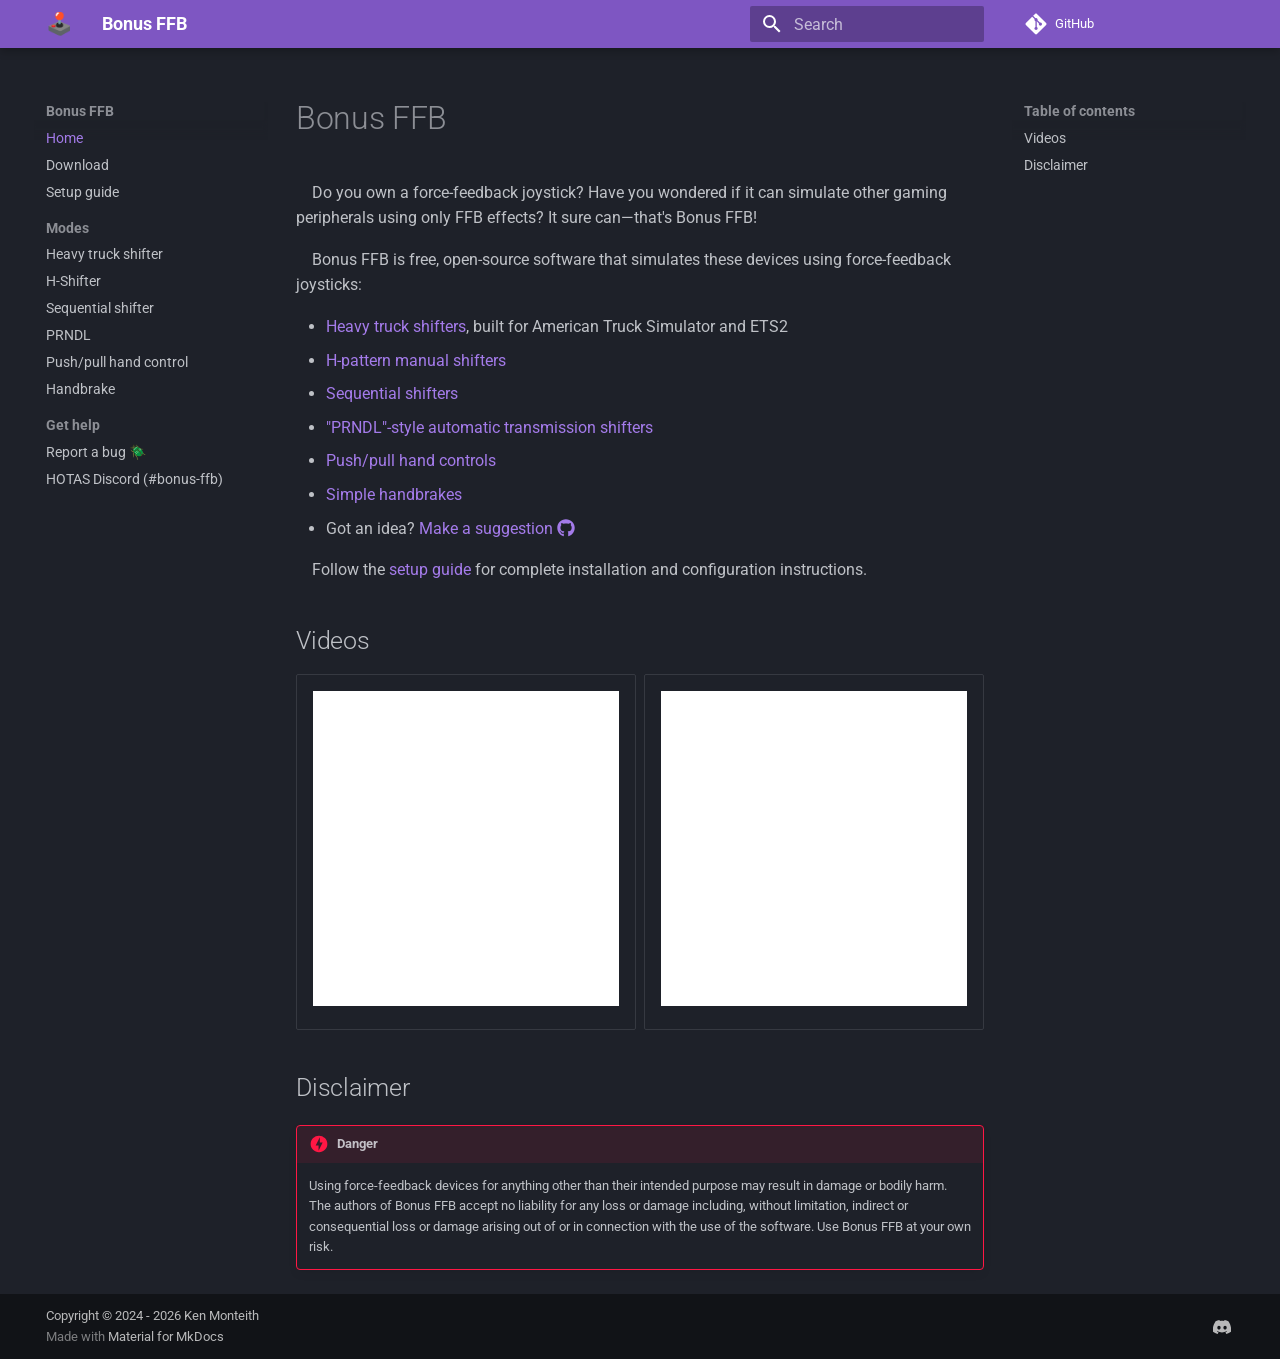
<file: index.html>
<!doctype html>
<html lang="en" class="no-js">
  <head>
    
      <meta charset="utf-8">
      <meta name="viewport" content="width=device-width,initial-scale=1">
      
      
      
        <link rel="canonical" href="https://kgmonteith.github.io/BonusFFB/">
      
      
      
        <link rel="next" href="setup-guide/">
      
      
        
      
      
      <link rel="icon" href="data:image/svg+xml,<svg xmlns=%22http://www.w3.org/2000/svg%22 viewBox=%220 0 100 100%22><text y=%22.9em%22 font-size=%2290%22>🕹️</text></svg>">
      <meta name="generator" content="mkdocs-1.6.1, mkdocs-material-9.7.7">
    
    
      
        <title>Bonus FFB</title>
      
    
    
      <link rel="stylesheet" href="assets/stylesheets/main.ec1eaa64.min.css">
      
        
        <link rel="stylesheet" href="assets/stylesheets/palette.ab4e12ef.min.css">
      
      


    
    
      
    
    
      
        
        
        <link rel="preconnect" href="https://fonts.gstatic.com" crossorigin>
        <link rel="stylesheet" href="https://fonts.googleapis.com/css?family=Roboto:300,300i,400,400i,700,700i%7CRoboto+Mono:400,400i,700,700i&display=fallback">
        <style>:root{--md-text-font:"Roboto";--md-code-font:"Roboto Mono"}</style>
      
    
    
      <link rel="stylesheet" href="stylesheets/extra.css">
    
    <script>__md_scope=new URL(".",location),__md_hash=e=>[...e].reduce(((e,_)=>(e<<5)-e+_.charCodeAt(0)),0),__md_get=(e,_=localStorage,t=__md_scope)=>JSON.parse(_.getItem(t.pathname+"."+e)),__md_set=(e,_,t=localStorage,a=__md_scope)=>{try{t.setItem(a.pathname+"."+e,JSON.stringify(_))}catch(e){}}</script>
    
      
  


  
  

<script id="__analytics">function __md_analytics(){function e(){dataLayer.push(arguments)}window.dataLayer=window.dataLayer||[],e("js",new Date),e("config","G-24NFE8C173"),document.addEventListener("DOMContentLoaded",(function(){document.forms.search&&document.forms.search.query.addEventListener("blur",(function(){this.value&&e("event","search",{search_term:this.value})}));document$.subscribe((function(){var t=document.forms.feedback;if(void 0!==t)for(var a of t.querySelectorAll("[type=submit]"))a.addEventListener("click",(function(a){a.preventDefault();var n=document.location.pathname,d=this.getAttribute("data-md-value");e("event","feedback",{page:n,data:d}),t.firstElementChild.disabled=!0;var r=t.querySelector(".md-feedback__note [data-md-value='"+d+"']");r&&(r.hidden=!1)})),t.hidden=!1})),location$.subscribe((function(t){e("config","G-24NFE8C173",{page_path:t.pathname})}))}));var t=document.createElement("script");t.async=!0,t.src="https://www.googletagmanager.com/gtag/js?id=G-24NFE8C173",document.getElementById("__analytics").insertAdjacentElement("afterEnd",t)}</script>
  
    <script>"undefined"!=typeof __md_analytics&&__md_analytics()</script>
  

    
    
  </head>
  
  
    
    
    
    
    
    <body dir="ltr" data-md-color-scheme="slate" data-md-color-primary="deep-purple" data-md-color-accent="deep-purple">
  
    
    <input class="md-toggle" data-md-toggle="drawer" type="checkbox" id="__drawer" autocomplete="off">
    <input class="md-toggle" data-md-toggle="search" type="checkbox" id="__search" autocomplete="off">
    <label class="md-overlay" for="__drawer"></label>
    <div data-md-component="skip">
      
        
        <a href="#bonus-ffb" class="md-skip">
          Skip to content
        </a>
      
    </div>
    <div data-md-component="announce">
      
    </div>
    
    
      

  

<header class="md-header md-header--shadow" data-md-component="header">
  <nav class="md-header__inner md-grid" aria-label="Header">
    <a href="." title="Bonus FFB" class="md-header__button md-logo" aria-label="Bonus FFB" data-md-component="logo">
      
  <img src="data:image/svg+xml,<svg xmlns=%22http://www.w3.org/2000/svg%22 viewBox=%220 0 100 100%22><text y=%22.9em%22 font-size=%2290%22>🕹️</text></svg>" alt="logo">

    </a>
    <label class="md-header__button md-icon" for="__drawer">
      
      <svg xmlns="http://www.w3.org/2000/svg" viewBox="0 0 24 24"><path d="M3 6h18v2H3zm0 5h18v2H3zm0 5h18v2H3z"/></svg>
    </label>
    <div class="md-header__title" data-md-component="header-title">
      <div class="md-header__ellipsis">
        <div class="md-header__topic">
          <span class="md-ellipsis">
            Bonus FFB
          </span>
        </div>
        <div class="md-header__topic" data-md-component="header-topic">
          <span class="md-ellipsis">
            
              Home
            
          </span>
        </div>
      </div>
    </div>
    
      
    
    
    
    
      
      
        <label class="md-header__button md-icon" for="__search">
          
          <svg xmlns="http://www.w3.org/2000/svg" viewBox="0 0 24 24"><path d="M9.5 3A6.5 6.5 0 0 1 16 9.5c0 1.61-.59 3.09-1.56 4.23l.27.27h.79l5 5-1.5 1.5-5-5v-.79l-.27-.27A6.52 6.52 0 0 1 9.5 16 6.5 6.5 0 0 1 3 9.5 6.5 6.5 0 0 1 9.5 3m0 2C7 5 5 7 5 9.5S7 14 9.5 14 14 12 14 9.5 12 5 9.5 5"/></svg>
        </label>
        <div class="md-search" data-md-component="search" role="dialog">
  <label class="md-search__overlay" for="__search"></label>
  <div class="md-search__inner" role="search">
    <form class="md-search__form" name="search">
      <input type="text" class="md-search__input" name="query" aria-label="Search" placeholder="Search" autocapitalize="off" autocorrect="off" autocomplete="off" spellcheck="false" data-md-component="search-query" required>
      <label class="md-search__icon md-icon" for="__search">
        
        <svg xmlns="http://www.w3.org/2000/svg" viewBox="0 0 24 24"><path d="M9.5 3A6.5 6.5 0 0 1 16 9.5c0 1.61-.59 3.09-1.56 4.23l.27.27h.79l5 5-1.5 1.5-5-5v-.79l-.27-.27A6.52 6.52 0 0 1 9.5 16 6.5 6.5 0 0 1 3 9.5 6.5 6.5 0 0 1 9.5 3m0 2C7 5 5 7 5 9.5S7 14 9.5 14 14 12 14 9.5 12 5 9.5 5"/></svg>
        
        <svg xmlns="http://www.w3.org/2000/svg" viewBox="0 0 24 24"><path d="M20 11v2H8l5.5 5.5-1.42 1.42L4.16 12l7.92-7.92L13.5 5.5 8 11z"/></svg>
      </label>
      <nav class="md-search__options" aria-label="Search">
        
        <button type="reset" class="md-search__icon md-icon" title="Clear" aria-label="Clear" tabindex="-1">
          
          <svg xmlns="http://www.w3.org/2000/svg" viewBox="0 0 24 24"><path d="M19 6.41 17.59 5 12 10.59 6.41 5 5 6.41 10.59 12 5 17.59 6.41 19 12 13.41 17.59 19 19 17.59 13.41 12z"/></svg>
        </button>
      </nav>
      
    </form>
    <div class="md-search__output">
      <div class="md-search__scrollwrap" tabindex="0" data-md-scrollfix>
        <div class="md-search-result" data-md-component="search-result">
          <div class="md-search-result__meta">
            Initializing search
          </div>
          <ol class="md-search-result__list" role="presentation"></ol>
        </div>
      </div>
    </div>
  </div>
</div>
      
    
    
      <div class="md-header__source">
        <a href="https://github.com/kgmonteith/BonusFFB" title="Go to repository" class="md-source" data-md-component="source">
  <div class="md-source__icon md-icon">
    
    <svg xmlns="http://www.w3.org/2000/svg" viewBox="0 0 448 512"><!--! Font Awesome Free 7.1.0 by @fontawesome - https://fontawesome.com License - https://fontawesome.com/license/free (Icons: CC BY 4.0, Fonts: SIL OFL 1.1, Code: MIT License) Copyright 2025 Fonticons, Inc.--><path d="M439.6 236.1 244 40.5c-5.4-5.5-12.8-8.5-20.4-8.5s-15 3-20.4 8.4L162.5 81l51.5 51.5c27.1-9.1 52.7 16.8 43.4 43.7l49.7 49.7c34.2-11.8 61.2 31 35.5 56.7-26.5 26.5-70.2-2.9-56-37.3L240.3 199v121.9c25.3 12.5 22.3 41.8 9.1 55-6.4 6.4-15.2 10.1-24.3 10.1s-17.8-3.6-24.3-10.1c-17.6-17.6-11.1-46.9 11.2-56v-123c-20.8-8.5-24.6-30.7-18.6-45L142.6 101 8.5 235.1C3 240.6 0 247.9 0 255.5s3 15 8.5 20.4l195.6 195.7c5.4 5.4 12.7 8.4 20.4 8.4s15-3 20.4-8.4l194.7-194.7c5.4-5.4 8.4-12.8 8.4-20.4s-3-15-8.4-20.4"/></svg>
  </div>
  <div class="md-source__repository">
    GitHub
  </div>
</a>
      </div>
    
  </nav>
  
</header>
    
    <div class="md-container" data-md-component="container">
      
      
        
          
        
      
      <main class="md-main" data-md-component="main">
        <div class="md-main__inner md-grid">
          
            
              
              <div class="md-sidebar md-sidebar--primary" data-md-component="sidebar" data-md-type="navigation" >
                <div class="md-sidebar__scrollwrap">
                  <div class="md-sidebar__inner">
                    



<nav class="md-nav md-nav--primary" aria-label="Navigation" data-md-level="0">
  <label class="md-nav__title" for="__drawer">
    <a href="." title="Bonus FFB" class="md-nav__button md-logo" aria-label="Bonus FFB" data-md-component="logo">
      
  <img src="data:image/svg+xml,<svg xmlns=%22http://www.w3.org/2000/svg%22 viewBox=%220 0 100 100%22><text y=%22.9em%22 font-size=%2290%22>🕹️</text></svg>" alt="logo">

    </a>
    Bonus FFB
  </label>
  
    <div class="md-nav__source">
      <a href="https://github.com/kgmonteith/BonusFFB" title="Go to repository" class="md-source" data-md-component="source">
  <div class="md-source__icon md-icon">
    
    <svg xmlns="http://www.w3.org/2000/svg" viewBox="0 0 448 512"><!--! Font Awesome Free 7.1.0 by @fontawesome - https://fontawesome.com License - https://fontawesome.com/license/free (Icons: CC BY 4.0, Fonts: SIL OFL 1.1, Code: MIT License) Copyright 2025 Fonticons, Inc.--><path d="M439.6 236.1 244 40.5c-5.4-5.5-12.8-8.5-20.4-8.5s-15 3-20.4 8.4L162.5 81l51.5 51.5c27.1-9.1 52.7 16.8 43.4 43.7l49.7 49.7c34.2-11.8 61.2 31 35.5 56.7-26.5 26.5-70.2-2.9-56-37.3L240.3 199v121.9c25.3 12.5 22.3 41.8 9.1 55-6.4 6.4-15.2 10.1-24.3 10.1s-17.8-3.6-24.3-10.1c-17.6-17.6-11.1-46.9 11.2-56v-123c-20.8-8.5-24.6-30.7-18.6-45L142.6 101 8.5 235.1C3 240.6 0 247.9 0 255.5s3 15 8.5 20.4l195.6 195.7c5.4 5.4 12.7 8.4 20.4 8.4s15-3 20.4-8.4l194.7-194.7c5.4-5.4 8.4-12.8 8.4-20.4s-3-15-8.4-20.4"/></svg>
  </div>
  <div class="md-source__repository">
    GitHub
  </div>
</a>
    </div>
  
  <ul class="md-nav__list" data-md-scrollfix>
    
      
      
  
  
    
  
  
  
    <li class="md-nav__item md-nav__item--active">
      
      <input class="md-nav__toggle md-toggle" type="checkbox" id="__toc">
      
      
        
      
      
        <label class="md-nav__link md-nav__link--active" for="__toc">
          
  
  
  <span class="md-ellipsis">
    
  
    Home
  

    
  </span>
  
  

          <span class="md-nav__icon md-icon"></span>
        </label>
      
      <a href="." class="md-nav__link md-nav__link--active">
        
  
  
  <span class="md-ellipsis">
    
  
    Home
  

    
  </span>
  
  

      </a>
      
        

<nav class="md-nav md-nav--secondary" aria-label="Table of contents">
  
  
  
    
  
  
    <label class="md-nav__title" for="__toc">
      <span class="md-nav__icon md-icon"></span>
      Table of contents
    </label>
    <ul class="md-nav__list" data-md-component="toc" data-md-scrollfix>
      
        <li class="md-nav__item">
  <a href="#videos" class="md-nav__link">
    <span class="md-ellipsis">
      
        Videos
      
    </span>
  </a>
  
</li>
      
        <li class="md-nav__item">
  <a href="#disclaimer" class="md-nav__link">
    <span class="md-ellipsis">
      
        Disclaimer
      
    </span>
  </a>
  
</li>
      
    </ul>
  
</nav>
      
    </li>
  

    
      
      
  
  
  
  
    <li class="md-nav__item">
      <a href="https://github.com/kgmonteith/BonusFFB/releases?q=prerelease%3Afalse" class="md-nav__link">
        
  
  
  <span class="md-ellipsis">
    
  
    Download
  

    
  </span>
  
  

      </a>
    </li>
  

    
      
      
  
  
  
  
    <li class="md-nav__item">
      <a href="setup-guide/" class="md-nav__link">
        
  
  
  <span class="md-ellipsis">
    
  
    Setup guide
  

    
  </span>
  
  

      </a>
    </li>
  

    
      
      
  
  
  
  
    
    
    
    
      
        
        
      
    
    
    <li class="md-nav__item md-nav__item--section md-nav__item--nested">
      
        
        
        <input class="md-nav__toggle md-toggle " type="checkbox" id="__nav_4" >
        
          
          <label class="md-nav__link" for="__nav_4" id="__nav_4_label" tabindex="">
            
  
  
  <span class="md-ellipsis">
    
  
    Modes
  

    
  </span>
  
  

            <span class="md-nav__icon md-icon"></span>
          </label>
        
        <nav class="md-nav" data-md-level="1" aria-labelledby="__nav_4_label" aria-expanded="false">
          <label class="md-nav__title" for="__nav_4">
            <span class="md-nav__icon md-icon"></span>
            
  
    Modes
  

          </label>
          <ul class="md-nav__list" data-md-scrollfix>
            
              
                
  
  
  
  
    <li class="md-nav__item">
      <a href="heavytruck/" class="md-nav__link">
        
  
  
  <span class="md-ellipsis">
    
  
    Heavy truck shifter
  

    
  </span>
  
  

      </a>
    </li>
  

              
            
              
                
  
  
  
  
    <li class="md-nav__item">
      <a href="hshifter/" class="md-nav__link">
        
  
  
  <span class="md-ellipsis">
    
  
    H-Shifter
  

    
  </span>
  
  

      </a>
    </li>
  

              
            
              
                
  
  
  
  
    <li class="md-nav__item">
      <a href="seqshifter/" class="md-nav__link">
        
  
  
  <span class="md-ellipsis">
    
  
    Sequential shifter
  

    
  </span>
  
  

      </a>
    </li>
  

              
            
              
                
  
  
  
  
    <li class="md-nav__item">
      <a href="prndl/" class="md-nav__link">
        
  
  
  <span class="md-ellipsis">
    
  
    PRNDL
  

    
  </span>
  
  

      </a>
    </li>
  

              
            
              
                
  
  
  
  
    <li class="md-nav__item">
      <a href="pphc/" class="md-nav__link">
        
  
  
  <span class="md-ellipsis">
    
  
    Push/pull hand control
  

    
  </span>
  
  

      </a>
    </li>
  

              
            
              
                
  
  
  
  
    <li class="md-nav__item">
      <a href="handbrake/" class="md-nav__link">
        
  
  
  <span class="md-ellipsis">
    
  
    Handbrake
  

    
  </span>
  
  

      </a>
    </li>
  

              
            
          </ul>
        </nav>
      
    </li>
  

    
      
      
  
  
  
  
    
    
    
    
      
        
        
      
    
    
    <li class="md-nav__item md-nav__item--section md-nav__item--nested">
      
        
        
        <input class="md-nav__toggle md-toggle " type="checkbox" id="__nav_5" >
        
          
          <label class="md-nav__link" for="__nav_5" id="__nav_5_label" tabindex="">
            
  
  
  <span class="md-ellipsis">
    
  
    Get help
  

    
  </span>
  
  

            <span class="md-nav__icon md-icon"></span>
          </label>
        
        <nav class="md-nav" data-md-level="1" aria-labelledby="__nav_5_label" aria-expanded="false">
          <label class="md-nav__title" for="__nav_5">
            <span class="md-nav__icon md-icon"></span>
            
  
    Get help
  

          </label>
          <ul class="md-nav__list" data-md-scrollfix>
            
              
                
  
  
  
  
    <li class="md-nav__item">
      <a href="https://github.com/kgmonteith/BonusFFB/issues" class="md-nav__link">
        
  
  
  <span class="md-ellipsis">
    
  
    Report a bug 🪲
  

    
  </span>
  
  

      </a>
    </li>
  

              
            
              
                
  
  
  
  
    <li class="md-nav__item">
      <a href="https://discord.gg/hotas" class="md-nav__link">
        
  
  
  <span class="md-ellipsis">
    
  
    HOTAS Discord (#bonus-ffb)
  

    
  </span>
  
  

      </a>
    </li>
  

              
            
          </ul>
        </nav>
      
    </li>
  

    
  </ul>
</nav>
                  </div>
                </div>
              </div>
            
            
              
              <div class="md-sidebar md-sidebar--secondary" data-md-component="sidebar" data-md-type="toc" >
                <div class="md-sidebar__scrollwrap">
                  <div class="md-sidebar__inner">
                    

<nav class="md-nav md-nav--secondary" aria-label="Table of contents">
  
  
  
    
  
  
    <label class="md-nav__title" for="__toc">
      <span class="md-nav__icon md-icon"></span>
      Table of contents
    </label>
    <ul class="md-nav__list" data-md-component="toc" data-md-scrollfix>
      
        <li class="md-nav__item">
  <a href="#videos" class="md-nav__link">
    <span class="md-ellipsis">
      
        Videos
      
    </span>
  </a>
  
</li>
      
        <li class="md-nav__item">
  <a href="#disclaimer" class="md-nav__link">
    <span class="md-ellipsis">
      
        Disclaimer
      
    </span>
  </a>
  
</li>
      
    </ul>
  
</nav>
                  </div>
                </div>
              </div>
            
          
          
            <div class="md-content" data-md-component="content">
              
              <article class="md-content__inner md-typeset">
                
                  


  
  


<h1 id="bonus-ffb">Bonus FFB</h1>
<p>Do you own a force-feedback joystick? Have you wondered if it can simulate other gaming peripherals using only FFB effects? It sure can&mdash;that's Bonus FFB!</p>
<p>Bonus FFB is free, open-source software that simulates these devices using force-feedback joysticks:</p>
<ul>
<li><a href="heavytruck/">Heavy truck shifters</a>, built for American Truck Simulator and ETS2</li>
<li><a href="hshifter/">H-pattern manual shifters</a></li>
<li><a href="seqshifter/">Sequential shifters</a></li>
<li><a href="prndl/">"PRNDL"-style automatic transmission shifters</a></li>
<li><a href="pphc/">Push/pull hand controls</a></li>
<li><a href="handbrake/">Simple handbrakes</a></li>
<li>Got an idea? <a href="https://github.com/kgmonteith/BonusFFB/issues">Make a suggestion <span class="twemoji"><svg xmlns="http://www.w3.org/2000/svg" viewBox="0 0 512 512"><!--! Font Awesome Free 7.1.0 by @fontawesome - https://fontawesome.com License - https://fontawesome.com/license/free (Icons: CC BY 4.0, Fonts: SIL OFL 1.1, Code: MIT License) Copyright 2025 Fonticons, Inc.--><path d="M173.9 397.4c0 2-2.3 3.6-5.2 3.6-3.3.3-5.6-1.3-5.6-3.6 0-2 2.3-3.6 5.2-3.6 3-.3 5.6 1.3 5.6 3.6m-31.1-4.5c-.7 2 1.3 4.3 4.3 4.9 2.6 1 5.6 0 6.2-2s-1.3-4.3-4.3-5.2c-2.6-.7-5.5.3-6.2 2.3m44.2-1.7c-2.9.7-4.9 2.6-4.6 4.9.3 2 2.9 3.3 5.9 2.6 2.9-.7 4.9-2.6 4.6-4.6-.3-1.9-3-3.2-5.9-2.9M252.8 8C114.1 8 8 113.3 8 252c0 110.9 69.8 205.8 169.5 239.2 12.8 2.3 17.3-5.6 17.3-12.1 0-6.2-.3-40.4-.3-61.4 0 0-70 15-84.7-29.8 0 0-11.4-29.1-27.8-36.6 0 0-22.9-15.7 1.6-15.4 0 0 24.9 2 38.6 25.8 21.9 38.6 58.6 27.5 72.9 20.9 2.3-16 8.8-27.1 16-33.7-55.9-6.2-112.3-14.3-112.3-110.5 0-27.5 7.6-41.3 23.6-58.9-2.6-6.5-11.1-33.3 2.6-67.9 20.9-6.5 69 27 69 27 20-5.6 41.5-8.5 62.8-8.5s42.8 2.9 62.8 8.5c0 0 48.1-33.6 69-27 13.7 34.7 5.2 61.4 2.6 67.9 16 17.7 25.8 31.5 25.8 58.9 0 96.5-58.9 104.2-114.8 110.5 9.2 7.9 17 22.9 17 46.4 0 33.7-.3 75.4-.3 83.6 0 6.5 4.6 14.4 17.3 12.1C436.2 457.8 504 362.9 504 252 504 113.3 391.5 8 252.8 8M105.2 352.9c-1.3 1-1 3.3.7 5.2 1.6 1.6 3.9 2.3 5.2 1 1.3-1 1-3.3-.7-5.2-1.6-1.6-3.9-2.3-5.2-1m-10.8-8.1c-.7 1.3.3 2.9 2.3 3.9 1.6 1 3.6.7 4.3-.7.7-1.3-.3-2.9-2.3-3.9-2-.6-3.6-.3-4.3.7m32.4 35.6c-1.6 1.3-1 4.3 1.3 6.2 2.3 2.3 5.2 2.6 6.5 1 1.3-1.3.7-4.3-1.3-6.2-2.2-2.3-5.2-2.6-6.5-1m-11.4-14.7c-1.6 1-1.6 3.6 0 5.9s4.3 3.3 5.6 2.3c1.6-1.3 1.6-3.9 0-6.2-1.4-2.3-4-3.3-5.6-2"/></svg></span></a></li>
</ul>
<p>Follow the <a href="setup-guide/">setup guide</a> for complete installation and configuration instructions.</p>
<h2 id="videos">Videos</h2>
<div class="grid cards">
<ul>
<li><iframe width="560" height="315" src="https://www.youtube.com/embed/jpJpm_i2g7c?si=2uIfv2SdnJ3C_SHS" title="YouTube video player" frameborder="0" allow="accelerometer; autoplay; clipboard-write; encrypted-media; gyroscope; picture-in-picture; web-share" referrerpolicy="strict-origin-when-cross-origin" allowfullscreen></iframe></li>
<li><iframe width="560" height="315" src="https://www.youtube.com/embed/1cJ69dylecg?si=Yl7EC97IAe13NFz8" title="YouTube video player" frameborder="0" allow="accelerometer; autoplay; clipboard-write; encrypted-media; gyroscope; picture-in-picture; web-share" referrerpolicy="strict-origin-when-cross-origin" allowfullscreen></iframe></li>
</ul>
</div>
<h2 id="disclaimer">Disclaimer</h2>
<div class="admonition danger">
<p class="admonition-title">Danger</p>
<p>Using force-feedback devices for anything other than their intended purpose may result in damage or bodily harm. The authors of Bonus FFB accept no liability for any loss or damage including, without limitation, indirect or consequential loss or damage arising out of or in connection with the use of the software. Use Bonus FFB at your own risk.</p>
</div>









  




                
              </article>
            </div>
          
          
<script>var target=document.getElementById(location.hash.slice(1));target&&target.name&&(target.checked=target.name.startsWith("__tabbed_"))</script>
        </div>
        
      </main>
      
        <footer class="md-footer">
  
  <div class="md-footer-meta md-typeset">
    <div class="md-footer-meta__inner md-grid">
      <div class="md-copyright">
  
    <div class="md-copyright__highlight">
      Copyright &copy; 2024 - 2026 Ken Monteith
    </div>
  
  
    Made with
    <a href="https://squidfunk.github.io/mkdocs-material/" target="_blank" rel="noopener">
      Material for MkDocs
    </a>
  
</div>
      
        
<div class="md-social">
  
    
    
    
    
      
      
    
    <a href="https://discord.gg/hotas" target="_blank" rel="noopener" title="discord.gg" class="md-social__link">
      <svg xmlns="http://www.w3.org/2000/svg" viewBox="0 0 576 512"><!--! Font Awesome Free 7.1.0 by @fontawesome - https://fontawesome.com License - https://fontawesome.com/license/free (Icons: CC BY 4.0, Fonts: SIL OFL 1.1, Code: MIT License) Copyright 2025 Fonticons, Inc.--><path d="M492.5 69.8c-.2-.3-.4-.6-.8-.7-38.1-17.5-78.4-30-119.7-37.1-.4-.1-.8 0-1.1.1s-.6.4-.8.8c-5.5 9.9-10.5 20.2-14.9 30.6-44.6-6.8-89.9-6.8-134.4 0-4.5-10.5-9.5-20.7-15.1-30.6-.2-.3-.5-.6-.8-.8s-.7-.2-1.1-.2C162.5 39 122.2 51.5 84.1 69c-.3.1-.6.4-.8.7C7.1 183.5-13.8 294.6-3.6 404.2c0 .3.1.5.2.8s.3.4.5.6c44.4 32.9 94 58 146.8 74.2.4.1.8.1 1.1 0s.7-.4.9-.7c11.3-15.4 21.4-31.8 30-48.8.1-.2.2-.5.2-.8s0-.5-.1-.8-.2-.5-.4-.6-.4-.3-.7-.4c-15.8-6.1-31.2-13.4-45.9-21.9-.3-.2-.5-.4-.7-.6s-.3-.6-.3-.9 0-.6.2-.9.3-.5.6-.7c3.1-2.3 6.2-4.7 9.1-7.1.3-.2.6-.4.9-.4s.7 0 1 .1c96.2 43.9 200.4 43.9 295.5 0 .3-.1.7-.2 1-.2s.7.2.9.4c2.9 2.4 6 4.9 9.1 7.2.2.2.4.4.6.7s.2.6.2.9-.1.6-.3.9-.4.5-.6.6c-14.7 8.6-30 15.9-45.9 21.8-.2.1-.5.2-.7.4s-.3.4-.4.7-.1.5-.1.8.1.5.2.8c8.8 17 18.8 33.3 30 48.8.2.3.6.6.9.7s.8.1 1.1 0c52.9-16.2 102.6-41.3 147.1-74.2.2-.2.4-.4.5-.6s.2-.5.2-.8c12.3-126.8-20.5-236.9-86.9-334.5zm-302 267.7c-29 0-52.8-26.6-52.8-59.2s23.4-59.2 52.8-59.2c29.7 0 53.3 26.8 52.8 59.2 0 32.7-23.4 59.2-52.8 59.2m195.4 0c-29 0-52.8-26.6-52.8-59.2s23.4-59.2 52.8-59.2c29.7 0 53.3 26.8 52.8 59.2 0 32.7-23.2 59.2-52.8 59.2"/></svg>
    </a>
  
</div>
      
    </div>
  </div>
</footer>
      
    </div>
    <div class="md-dialog" data-md-component="dialog">
      <div class="md-dialog__inner md-typeset"></div>
    </div>
    
    
    
      
      
      <script id="__config" type="application/json">{"annotate": null, "base": ".", "features": ["navigation.sections", "content.footnote.tooltips"], "search": "assets/javascripts/workers/search.2c215733.min.js", "tags": null, "translations": {"clipboard.copied": "Copied to clipboard", "clipboard.copy": "Copy to clipboard", "search.result.more.one": "1 more on this page", "search.result.more.other": "# more on this page", "search.result.none": "No matching documents", "search.result.one": "1 matching document", "search.result.other": "# matching documents", "search.result.placeholder": "Type to start searching", "search.result.term.missing": "Missing", "select.version": "Select version"}, "version": null}</script>
    
    
      <script src="assets/javascripts/bundle.d7400e89.min.js"></script>
      
    
  </body>
</html>
</file>
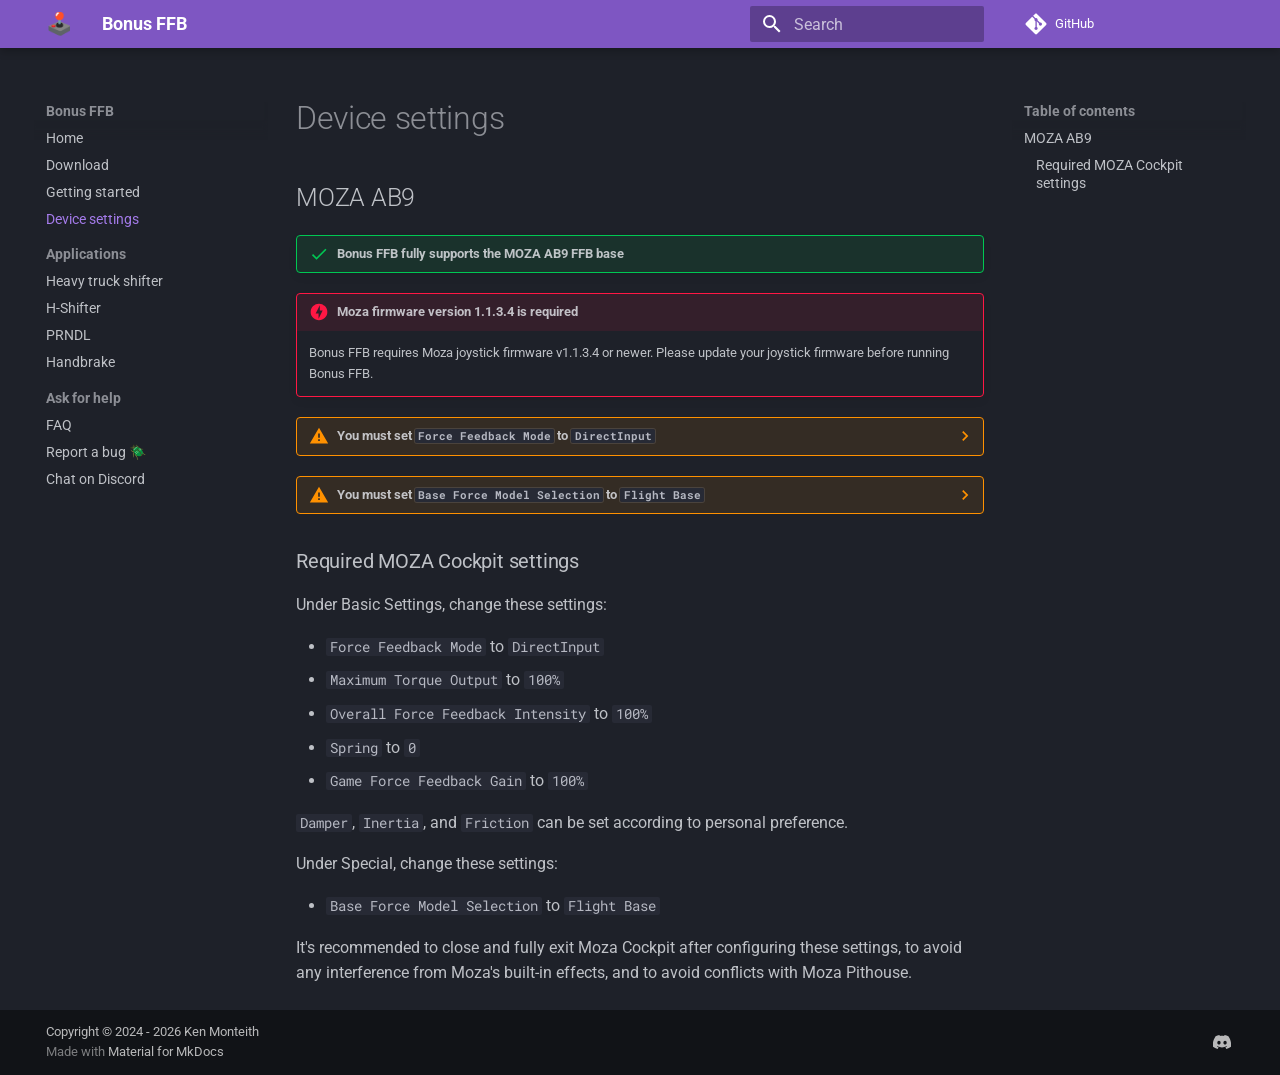
<file: device-settings/index.html>
<!doctype html>
<html lang="en" class="no-js">
  <head>
    
      <meta charset="utf-8">
      <meta name="viewport" content="width=device-width,initial-scale=1">
      
      
      
        <link rel="canonical" href="https://kgmonteith.github.io/BonusFFB/device-settings/">
      
      
        <link rel="prev" href="../getting-started/">
      
      
        <link rel="next" href="../heavytruck/">
      
      
        
      
      
      <link rel="icon" href="data:image/svg+xml,<svg xmlns=%22http://www.w3.org/2000/svg%22 viewBox=%220 0 100 100%22><text y=%22.9em%22 font-size=%2290%22>🕹️</text></svg>">
      <meta name="generator" content="mkdocs-1.6.1, mkdocs-material-9.7.6">
    
    
      
        <title>Device settings - Bonus FFB</title>
      
    
    
      <link rel="stylesheet" href="../assets/stylesheets/main.484c7ddc.min.css">
      
        
        <link rel="stylesheet" href="../assets/stylesheets/palette.ab4e12ef.min.css">
      
      


    
    
      
    
    
      
        
        
        <link rel="preconnect" href="https://fonts.gstatic.com" crossorigin>
        <link rel="stylesheet" href="https://fonts.googleapis.com/css?family=Roboto:300,300i,400,400i,700,700i%7CRoboto+Mono:400,400i,700,700i&display=fallback">
        <style>:root{--md-text-font:"Roboto";--md-code-font:"Roboto Mono"}</style>
      
    
    
    <script>__md_scope=new URL("..",location),__md_hash=e=>[...e].reduce(((e,_)=>(e<<5)-e+_.charCodeAt(0)),0),__md_get=(e,_=localStorage,t=__md_scope)=>JSON.parse(_.getItem(t.pathname+"."+e)),__md_set=(e,_,t=localStorage,a=__md_scope)=>{try{t.setItem(a.pathname+"."+e,JSON.stringify(_))}catch(e){}}</script>
    
      
  


  
  

<script id="__analytics">function __md_analytics(){function e(){dataLayer.push(arguments)}window.dataLayer=window.dataLayer||[],e("js",new Date),e("config","G-24NFE8C173"),document.addEventListener("DOMContentLoaded",(function(){document.forms.search&&document.forms.search.query.addEventListener("blur",(function(){this.value&&e("event","search",{search_term:this.value})}));document$.subscribe((function(){var t=document.forms.feedback;if(void 0!==t)for(var a of t.querySelectorAll("[type=submit]"))a.addEventListener("click",(function(a){a.preventDefault();var n=document.location.pathname,d=this.getAttribute("data-md-value");e("event","feedback",{page:n,data:d}),t.firstElementChild.disabled=!0;var r=t.querySelector(".md-feedback__note [data-md-value='"+d+"']");r&&(r.hidden=!1)})),t.hidden=!1})),location$.subscribe((function(t){e("config","G-24NFE8C173",{page_path:t.pathname})}))}));var t=document.createElement("script");t.async=!0,t.src="https://www.googletagmanager.com/gtag/js?id=G-24NFE8C173",document.getElementById("__analytics").insertAdjacentElement("afterEnd",t)}</script>
  
    <script>"undefined"!=typeof __md_analytics&&__md_analytics()</script>
  

    
    
  </head>
  
  
    
    
    
    
    
    <body dir="ltr" data-md-color-scheme="slate" data-md-color-primary="deep-purple" data-md-color-accent="deep-purple">
  
    
    <input class="md-toggle" data-md-toggle="drawer" type="checkbox" id="__drawer" autocomplete="off">
    <input class="md-toggle" data-md-toggle="search" type="checkbox" id="__search" autocomplete="off">
    <label class="md-overlay" for="__drawer"></label>
    <div data-md-component="skip">
      
        
        <a href="#device-settings" class="md-skip">
          Skip to content
        </a>
      
    </div>
    <div data-md-component="announce">
      
    </div>
    
    
      

  

<header class="md-header md-header--shadow" data-md-component="header">
  <nav class="md-header__inner md-grid" aria-label="Header">
    <a href=".." title="Bonus FFB" class="md-header__button md-logo" aria-label="Bonus FFB" data-md-component="logo">
      
  <img src="data:image/svg+xml,<svg xmlns=%22http://www.w3.org/2000/svg%22 viewBox=%220 0 100 100%22><text y=%22.9em%22 font-size=%2290%22>🕹️</text></svg>" alt="logo">

    </a>
    <label class="md-header__button md-icon" for="__drawer">
      
      <svg xmlns="http://www.w3.org/2000/svg" viewBox="0 0 24 24"><path d="M3 6h18v2H3zm0 5h18v2H3zm0 5h18v2H3z"/></svg>
    </label>
    <div class="md-header__title" data-md-component="header-title">
      <div class="md-header__ellipsis">
        <div class="md-header__topic">
          <span class="md-ellipsis">
            Bonus FFB
          </span>
        </div>
        <div class="md-header__topic" data-md-component="header-topic">
          <span class="md-ellipsis">
            
              Device settings
            
          </span>
        </div>
      </div>
    </div>
    
      
    
    
    
    
      
      
        <label class="md-header__button md-icon" for="__search">
          
          <svg xmlns="http://www.w3.org/2000/svg" viewBox="0 0 24 24"><path d="M9.5 3A6.5 6.5 0 0 1 16 9.5c0 1.61-.59 3.09-1.56 4.23l.27.27h.79l5 5-1.5 1.5-5-5v-.79l-.27-.27A6.52 6.52 0 0 1 9.5 16 6.5 6.5 0 0 1 3 9.5 6.5 6.5 0 0 1 9.5 3m0 2C7 5 5 7 5 9.5S7 14 9.5 14 14 12 14 9.5 12 5 9.5 5"/></svg>
        </label>
        <div class="md-search" data-md-component="search" role="dialog">
  <label class="md-search__overlay" for="__search"></label>
  <div class="md-search__inner" role="search">
    <form class="md-search__form" name="search">
      <input type="text" class="md-search__input" name="query" aria-label="Search" placeholder="Search" autocapitalize="off" autocorrect="off" autocomplete="off" spellcheck="false" data-md-component="search-query" required>
      <label class="md-search__icon md-icon" for="__search">
        
        <svg xmlns="http://www.w3.org/2000/svg" viewBox="0 0 24 24"><path d="M9.5 3A6.5 6.5 0 0 1 16 9.5c0 1.61-.59 3.09-1.56 4.23l.27.27h.79l5 5-1.5 1.5-5-5v-.79l-.27-.27A6.52 6.52 0 0 1 9.5 16 6.5 6.5 0 0 1 3 9.5 6.5 6.5 0 0 1 9.5 3m0 2C7 5 5 7 5 9.5S7 14 9.5 14 14 12 14 9.5 12 5 9.5 5"/></svg>
        
        <svg xmlns="http://www.w3.org/2000/svg" viewBox="0 0 24 24"><path d="M20 11v2H8l5.5 5.5-1.42 1.42L4.16 12l7.92-7.92L13.5 5.5 8 11z"/></svg>
      </label>
      <nav class="md-search__options" aria-label="Search">
        
        <button type="reset" class="md-search__icon md-icon" title="Clear" aria-label="Clear" tabindex="-1">
          
          <svg xmlns="http://www.w3.org/2000/svg" viewBox="0 0 24 24"><path d="M19 6.41 17.59 5 12 10.59 6.41 5 5 6.41 10.59 12 5 17.59 6.41 19 12 13.41 17.59 19 19 17.59 13.41 12z"/></svg>
        </button>
      </nav>
      
    </form>
    <div class="md-search__output">
      <div class="md-search__scrollwrap" tabindex="0" data-md-scrollfix>
        <div class="md-search-result" data-md-component="search-result">
          <div class="md-search-result__meta">
            Initializing search
          </div>
          <ol class="md-search-result__list" role="presentation"></ol>
        </div>
      </div>
    </div>
  </div>
</div>
      
    
    
      <div class="md-header__source">
        <a href="https://github.com/kgmonteith/BonusFFB" title="Go to repository" class="md-source" data-md-component="source">
  <div class="md-source__icon md-icon">
    
    <svg xmlns="http://www.w3.org/2000/svg" viewBox="0 0 448 512"><!--! Font Awesome Free 7.1.0 by @fontawesome - https://fontawesome.com License - https://fontawesome.com/license/free (Icons: CC BY 4.0, Fonts: SIL OFL 1.1, Code: MIT License) Copyright 2025 Fonticons, Inc.--><path d="M439.6 236.1 244 40.5c-5.4-5.5-12.8-8.5-20.4-8.5s-15 3-20.4 8.4L162.5 81l51.5 51.5c27.1-9.1 52.7 16.8 43.4 43.7l49.7 49.7c34.2-11.8 61.2 31 35.5 56.7-26.5 26.5-70.2-2.9-56-37.3L240.3 199v121.9c25.3 12.5 22.3 41.8 9.1 55-6.4 6.4-15.2 10.1-24.3 10.1s-17.8-3.6-24.3-10.1c-17.6-17.6-11.1-46.9 11.2-56v-123c-20.8-8.5-24.6-30.7-18.6-45L142.6 101 8.5 235.1C3 240.6 0 247.9 0 255.5s3 15 8.5 20.4l195.6 195.7c5.4 5.4 12.7 8.4 20.4 8.4s15-3 20.4-8.4l194.7-194.7c5.4-5.4 8.4-12.8 8.4-20.4s-3-15-8.4-20.4"/></svg>
  </div>
  <div class="md-source__repository">
    GitHub
  </div>
</a>
      </div>
    
  </nav>
  
</header>
    
    <div class="md-container" data-md-component="container">
      
      
        
          
        
      
      <main class="md-main" data-md-component="main">
        <div class="md-main__inner md-grid">
          
            
              
              <div class="md-sidebar md-sidebar--primary" data-md-component="sidebar" data-md-type="navigation" >
                <div class="md-sidebar__scrollwrap">
                  <div class="md-sidebar__inner">
                    



<nav class="md-nav md-nav--primary" aria-label="Navigation" data-md-level="0">
  <label class="md-nav__title" for="__drawer">
    <a href=".." title="Bonus FFB" class="md-nav__button md-logo" aria-label="Bonus FFB" data-md-component="logo">
      
  <img src="data:image/svg+xml,<svg xmlns=%22http://www.w3.org/2000/svg%22 viewBox=%220 0 100 100%22><text y=%22.9em%22 font-size=%2290%22>🕹️</text></svg>" alt="logo">

    </a>
    Bonus FFB
  </label>
  
    <div class="md-nav__source">
      <a href="https://github.com/kgmonteith/BonusFFB" title="Go to repository" class="md-source" data-md-component="source">
  <div class="md-source__icon md-icon">
    
    <svg xmlns="http://www.w3.org/2000/svg" viewBox="0 0 448 512"><!--! Font Awesome Free 7.1.0 by @fontawesome - https://fontawesome.com License - https://fontawesome.com/license/free (Icons: CC BY 4.0, Fonts: SIL OFL 1.1, Code: MIT License) Copyright 2025 Fonticons, Inc.--><path d="M439.6 236.1 244 40.5c-5.4-5.5-12.8-8.5-20.4-8.5s-15 3-20.4 8.4L162.5 81l51.5 51.5c27.1-9.1 52.7 16.8 43.4 43.7l49.7 49.7c34.2-11.8 61.2 31 35.5 56.7-26.5 26.5-70.2-2.9-56-37.3L240.3 199v121.9c25.3 12.5 22.3 41.8 9.1 55-6.4 6.4-15.2 10.1-24.3 10.1s-17.8-3.6-24.3-10.1c-17.6-17.6-11.1-46.9 11.2-56v-123c-20.8-8.5-24.6-30.7-18.6-45L142.6 101 8.5 235.1C3 240.6 0 247.9 0 255.5s3 15 8.5 20.4l195.6 195.7c5.4 5.4 12.7 8.4 20.4 8.4s15-3 20.4-8.4l194.7-194.7c5.4-5.4 8.4-12.8 8.4-20.4s-3-15-8.4-20.4"/></svg>
  </div>
  <div class="md-source__repository">
    GitHub
  </div>
</a>
    </div>
  
  <ul class="md-nav__list" data-md-scrollfix>
    
      
      
  
  
  
  
    <li class="md-nav__item">
      <a href=".." class="md-nav__link">
        
  
  
  <span class="md-ellipsis">
    
  
    Home
  

    
  </span>
  
  

      </a>
    </li>
  

    
      
      
  
  
  
  
    <li class="md-nav__item">
      <a href="https://github.com/kgmonteith/BonusFFB/releases" class="md-nav__link">
        
  
  
  <span class="md-ellipsis">
    
  
    Download
  

    
  </span>
  
  

      </a>
    </li>
  

    
      
      
  
  
  
  
    <li class="md-nav__item">
      <a href="../getting-started/" class="md-nav__link">
        
  
  
  <span class="md-ellipsis">
    
  
    Getting started
  

    
  </span>
  
  

      </a>
    </li>
  

    
      
      
  
  
    
  
  
  
    <li class="md-nav__item md-nav__item--active">
      
      <input class="md-nav__toggle md-toggle" type="checkbox" id="__toc">
      
      
        
      
      
        <label class="md-nav__link md-nav__link--active" for="__toc">
          
  
  
  <span class="md-ellipsis">
    
  
    Device settings
  

    
  </span>
  
  

          <span class="md-nav__icon md-icon"></span>
        </label>
      
      <a href="./" class="md-nav__link md-nav__link--active">
        
  
  
  <span class="md-ellipsis">
    
  
    Device settings
  

    
  </span>
  
  

      </a>
      
        

<nav class="md-nav md-nav--secondary" aria-label="Table of contents">
  
  
  
    
  
  
    <label class="md-nav__title" for="__toc">
      <span class="md-nav__icon md-icon"></span>
      Table of contents
    </label>
    <ul class="md-nav__list" data-md-component="toc" data-md-scrollfix>
      
        <li class="md-nav__item">
  <a href="#moza-ab9" class="md-nav__link">
    <span class="md-ellipsis">
      
        MOZA AB9
      
    </span>
  </a>
  
    <nav class="md-nav" aria-label="MOZA AB9">
      <ul class="md-nav__list">
        
          <li class="md-nav__item">
  <a href="#required-moza-cockpit-settings" class="md-nav__link">
    <span class="md-ellipsis">
      
        Required MOZA Cockpit settings
      
    </span>
  </a>
  
</li>
        
      </ul>
    </nav>
  
</li>
      
    </ul>
  
</nav>
      
    </li>
  

    
      
      
  
  
  
  
    
    
    
    
      
        
        
      
    
    
    <li class="md-nav__item md-nav__item--section md-nav__item--nested">
      
        
        
        <input class="md-nav__toggle md-toggle " type="checkbox" id="__nav_5" >
        
          
          <label class="md-nav__link" for="__nav_5" id="__nav_5_label" tabindex="">
            
  
  
  <span class="md-ellipsis">
    
  
    Applications
  

    
  </span>
  
  

            <span class="md-nav__icon md-icon"></span>
          </label>
        
        <nav class="md-nav" data-md-level="1" aria-labelledby="__nav_5_label" aria-expanded="false">
          <label class="md-nav__title" for="__nav_5">
            <span class="md-nav__icon md-icon"></span>
            
  
    Applications
  

          </label>
          <ul class="md-nav__list" data-md-scrollfix>
            
              
                
  
  
  
  
    <li class="md-nav__item">
      <a href="../heavytruck/" class="md-nav__link">
        
  
  
  <span class="md-ellipsis">
    
  
    Heavy truck shifter
  

    
  </span>
  
  

      </a>
    </li>
  

              
            
              
                
  
  
  
  
    <li class="md-nav__item">
      <a href="../hshifter/" class="md-nav__link">
        
  
  
  <span class="md-ellipsis">
    
  
    H-Shifter
  

    
  </span>
  
  

      </a>
    </li>
  

              
            
              
                
  
  
  
  
    <li class="md-nav__item">
      <a href="../prndl/" class="md-nav__link">
        
  
  
  <span class="md-ellipsis">
    
  
    PRNDL
  

    
  </span>
  
  

      </a>
    </li>
  

              
            
              
                
  
  
  
  
    <li class="md-nav__item">
      <a href="../handbrake/" class="md-nav__link">
        
  
  
  <span class="md-ellipsis">
    
  
    Handbrake
  

    
  </span>
  
  

      </a>
    </li>
  

              
            
          </ul>
        </nav>
      
    </li>
  

    
      
      
  
  
  
  
    
    
    
    
      
        
        
      
    
    
    <li class="md-nav__item md-nav__item--section md-nav__item--nested">
      
        
        
        <input class="md-nav__toggle md-toggle " type="checkbox" id="__nav_6" >
        
          
          <label class="md-nav__link" for="__nav_6" id="__nav_6_label" tabindex="">
            
  
  
  <span class="md-ellipsis">
    
  
    Ask for help
  

    
  </span>
  
  

            <span class="md-nav__icon md-icon"></span>
          </label>
        
        <nav class="md-nav" data-md-level="1" aria-labelledby="__nav_6_label" aria-expanded="false">
          <label class="md-nav__title" for="__nav_6">
            <span class="md-nav__icon md-icon"></span>
            
  
    Ask for help
  

          </label>
          <ul class="md-nav__list" data-md-scrollfix>
            
              
                
  
  
  
  
    <li class="md-nav__item">
      <a href="../faq/" class="md-nav__link">
        
  
  
  <span class="md-ellipsis">
    
  
    FAQ
  

    
  </span>
  
  

      </a>
    </li>
  

              
            
              
                
  
  
  
  
    <li class="md-nav__item">
      <a href="https://github.com/kgmonteith/BonusFFB/issues" class="md-nav__link">
        
  
  
  <span class="md-ellipsis">
    
  
    Report a bug 🪲
  

    
  </span>
  
  

      </a>
    </li>
  

              
            
              
                
  
  
  
  
    <li class="md-nav__item">
      <a href="https://discord.com/users/447499151337324574" class="md-nav__link">
        
  
  
  <span class="md-ellipsis">
    
  
    Chat on Discord
  

    
  </span>
  
  

      </a>
    </li>
  

              
            
          </ul>
        </nav>
      
    </li>
  

    
  </ul>
</nav>
                  </div>
                </div>
              </div>
            
            
              
              <div class="md-sidebar md-sidebar--secondary" data-md-component="sidebar" data-md-type="toc" >
                <div class="md-sidebar__scrollwrap">
                  <div class="md-sidebar__inner">
                    

<nav class="md-nav md-nav--secondary" aria-label="Table of contents">
  
  
  
    
  
  
    <label class="md-nav__title" for="__toc">
      <span class="md-nav__icon md-icon"></span>
      Table of contents
    </label>
    <ul class="md-nav__list" data-md-component="toc" data-md-scrollfix>
      
        <li class="md-nav__item">
  <a href="#moza-ab9" class="md-nav__link">
    <span class="md-ellipsis">
      
        MOZA AB9
      
    </span>
  </a>
  
    <nav class="md-nav" aria-label="MOZA AB9">
      <ul class="md-nav__list">
        
          <li class="md-nav__item">
  <a href="#required-moza-cockpit-settings" class="md-nav__link">
    <span class="md-ellipsis">
      
        Required MOZA Cockpit settings
      
    </span>
  </a>
  
</li>
        
      </ul>
    </nav>
  
</li>
      
    </ul>
  
</nav>
                  </div>
                </div>
              </div>
            
          
          
            <div class="md-content" data-md-component="content">
              
              <article class="md-content__inner md-typeset">
                
                  


  
  


<h1 id="device-settings">Device settings</h1>
<h2 id="moza-ab9">MOZA AB9</h2>
<div class="admonition success">
<p class="admonition-title">Bonus FFB fully supports the MOZA AB9 FFB base</p>
</div>
<div class="admonition danger">
<p class="admonition-title">Moza firmware version 1.1.3.4 is required</p>
<p>Bonus FFB requires Moza joystick firmware v1.1.3.4 or newer. Please update your joystick firmware before running Bonus FFB.</p>
</div>
<details class="warning">
<summary>You must set <code>Force Feedback Mode</code> to <code>DirectInput</code></summary>
<p>If <code>Force Feedback Mode</code> is incorrect, Bonus FFB will silently fail to send to force feedback commands to the base, resulting a 'dead stick' effect.</p>
</details>
<details class="warning">
<summary>You must set <code>Base Force Model Selection</code> to <code>Flight Base</code></summary>
<p>Do NOT use the <code>Shifter</code> mode. The <code>Shifter</code> mode is for Moza's built-in shifter app and overrides Bonus FFB.</p>
</details>
<h3 id="required-moza-cockpit-settings">Required MOZA Cockpit settings</h3>
<p>Under Basic Settings, change these settings:</p>
<ul>
<li><code>Force Feedback Mode</code> to <code>DirectInput</code></li>
<li><code>Maximum Torque Output</code> to <code>100%</code></li>
<li><code>Overall Force Feedback Intensity</code> to <code>100%</code></li>
<li><code>Spring</code> to <code>0</code></li>
<li><code>Game Force Feedback Gain</code> to <code>100%</code></li>
</ul>
<p><code>Damper</code>, <code>Inertia</code>, and <code>Friction</code> can be set according to personal preference.</p>
<p>Under Special, change these settings:</p>
<ul>
<li><code>Base Force Model Selection</code> to <code>Flight Base</code></li>
</ul>
<p>It's recommended to close and fully exit Moza Cockpit after configuring these settings, to avoid any interference from Moza's built-in effects, and to avoid conflicts with Moza Pithouse.</p>









  




                
              </article>
            </div>
          
          
<script>var target=document.getElementById(location.hash.slice(1));target&&target.name&&(target.checked=target.name.startsWith("__tabbed_"))</script>
        </div>
        
      </main>
      
        <footer class="md-footer">
  
  <div class="md-footer-meta md-typeset">
    <div class="md-footer-meta__inner md-grid">
      <div class="md-copyright">
  
    <div class="md-copyright__highlight">
      Copyright &copy; 2024 - 2026 Ken Monteith
    </div>
  
  
    Made with
    <a href="https://squidfunk.github.io/mkdocs-material/" target="_blank" rel="noopener">
      Material for MkDocs
    </a>
  
</div>
      
        
<div class="md-social">
  
    
    
    
    
      
      
    
    <a href="https://discord.com/users/447499151337324574" target="_blank" rel="noopener" title="discord.com" class="md-social__link">
      <svg xmlns="http://www.w3.org/2000/svg" viewBox="0 0 576 512"><!--! Font Awesome Free 7.1.0 by @fontawesome - https://fontawesome.com License - https://fontawesome.com/license/free (Icons: CC BY 4.0, Fonts: SIL OFL 1.1, Code: MIT License) Copyright 2025 Fonticons, Inc.--><path d="M492.5 69.8c-.2-.3-.4-.6-.8-.7-38.1-17.5-78.4-30-119.7-37.1-.4-.1-.8 0-1.1.1s-.6.4-.8.8c-5.5 9.9-10.5 20.2-14.9 30.6-44.6-6.8-89.9-6.8-134.4 0-4.5-10.5-9.5-20.7-15.1-30.6-.2-.3-.5-.6-.8-.8s-.7-.2-1.1-.2C162.5 39 122.2 51.5 84.1 69c-.3.1-.6.4-.8.7C7.1 183.5-13.8 294.6-3.6 404.2c0 .3.1.5.2.8s.3.4.5.6c44.4 32.9 94 58 146.8 74.2.4.1.8.1 1.1 0s.7-.4.9-.7c11.3-15.4 21.4-31.8 30-48.8.1-.2.2-.5.2-.8s0-.5-.1-.8-.2-.5-.4-.6-.4-.3-.7-.4c-15.8-6.1-31.2-13.4-45.9-21.9-.3-.2-.5-.4-.7-.6s-.3-.6-.3-.9 0-.6.2-.9.3-.5.6-.7c3.1-2.3 6.2-4.7 9.1-7.1.3-.2.6-.4.9-.4s.7 0 1 .1c96.2 43.9 200.4 43.9 295.5 0 .3-.1.7-.2 1-.2s.7.2.9.4c2.9 2.4 6 4.9 9.1 7.2.2.2.4.4.6.7s.2.6.2.9-.1.6-.3.9-.4.5-.6.6c-14.7 8.6-30 15.9-45.9 21.8-.2.1-.5.2-.7.4s-.3.4-.4.7-.1.5-.1.8.1.5.2.8c8.8 17 18.8 33.3 30 48.8.2.3.6.6.9.7s.8.1 1.1 0c52.9-16.2 102.6-41.3 147.1-74.2.2-.2.4-.4.5-.6s.2-.5.2-.8c12.3-126.8-20.5-236.9-86.9-334.5zm-302 267.7c-29 0-52.8-26.6-52.8-59.2s23.4-59.2 52.8-59.2c29.7 0 53.3 26.8 52.8 59.2 0 32.7-23.4 59.2-52.8 59.2m195.4 0c-29 0-52.8-26.6-52.8-59.2s23.4-59.2 52.8-59.2c29.7 0 53.3 26.8 52.8 59.2 0 32.7-23.2 59.2-52.8 59.2"/></svg>
    </a>
  
</div>
      
    </div>
  </div>
</footer>
      
    </div>
    <div class="md-dialog" data-md-component="dialog">
      <div class="md-dialog__inner md-typeset"></div>
    </div>
    
    
    
      
      
      <script id="__config" type="application/json">{"annotate": null, "base": "..", "features": ["navigation.sections"], "search": "../assets/javascripts/workers/search.2c215733.min.js", "tags": null, "translations": {"clipboard.copied": "Copied to clipboard", "clipboard.copy": "Copy to clipboard", "search.result.more.one": "1 more on this page", "search.result.more.other": "# more on this page", "search.result.none": "No matching documents", "search.result.one": "1 matching document", "search.result.other": "# matching documents", "search.result.placeholder": "Type to start searching", "search.result.term.missing": "Missing", "select.version": "Select version"}, "version": null}</script>
    
    
      <script src="../assets/javascripts/bundle.79ae519e.min.js"></script>
      
    
  </body>
</html>
</file>
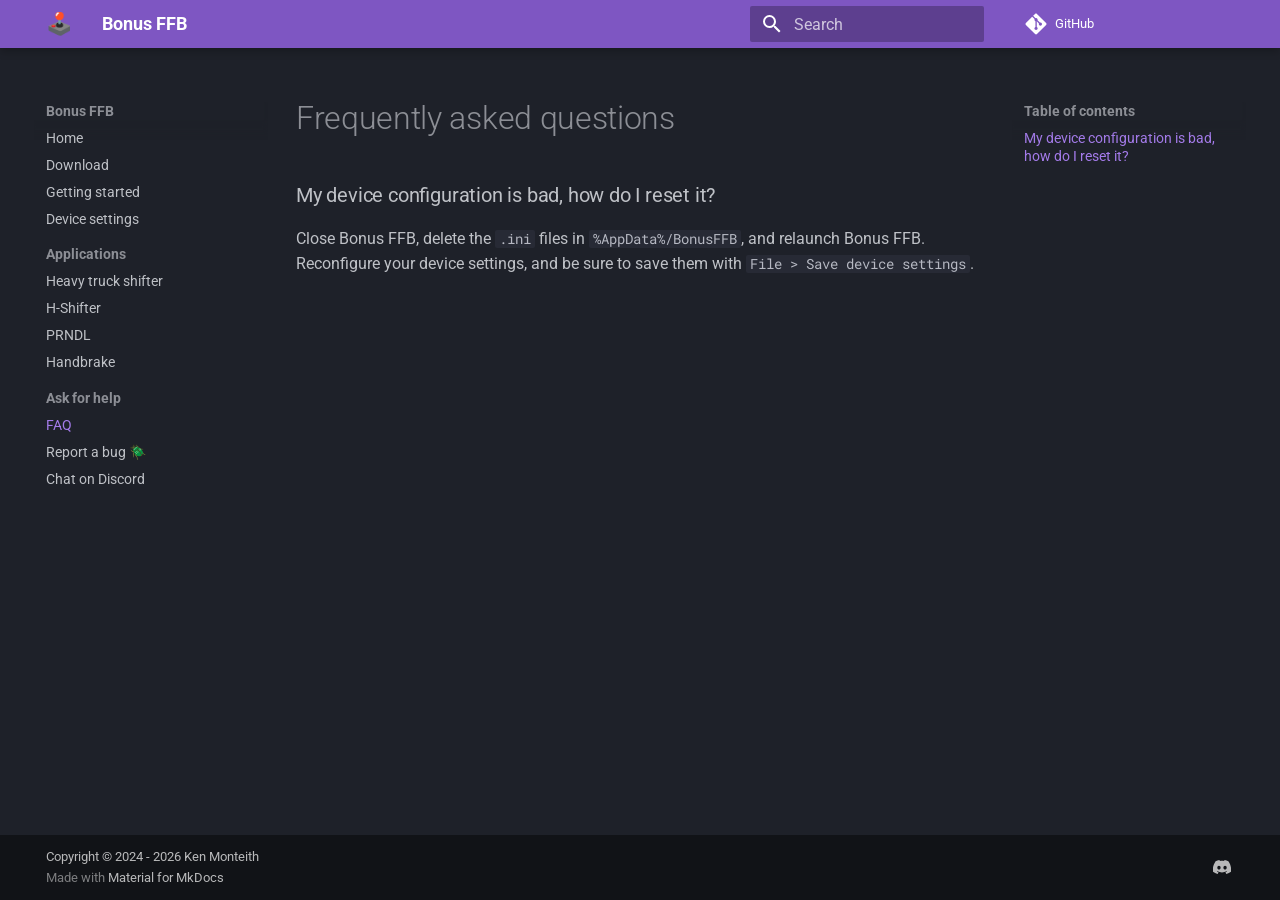
<file: faq/index.html>
<!doctype html>
<html lang="en" class="no-js">
  <head>
    
      <meta charset="utf-8">
      <meta name="viewport" content="width=device-width,initial-scale=1">
      
      
      
        <link rel="canonical" href="https://kgmonteith.github.io/BonusFFB/faq/">
      
      
        <link rel="prev" href="../handbrake/">
      
      
      
        
      
      
      <link rel="icon" href="data:image/svg+xml,<svg xmlns=%22http://www.w3.org/2000/svg%22 viewBox=%220 0 100 100%22><text y=%22.9em%22 font-size=%2290%22>🕹️</text></svg>">
      <meta name="generator" content="mkdocs-1.6.1, mkdocs-material-9.7.6">
    
    
      
        <title>FAQ - Bonus FFB</title>
      
    
    
      <link rel="stylesheet" href="../assets/stylesheets/main.484c7ddc.min.css">
      
        
        <link rel="stylesheet" href="../assets/stylesheets/palette.ab4e12ef.min.css">
      
      


    
    
      
    
    
      
        
        
        <link rel="preconnect" href="https://fonts.gstatic.com" crossorigin>
        <link rel="stylesheet" href="https://fonts.googleapis.com/css?family=Roboto:300,300i,400,400i,700,700i%7CRoboto+Mono:400,400i,700,700i&display=fallback">
        <style>:root{--md-text-font:"Roboto";--md-code-font:"Roboto Mono"}</style>
      
    
    
    <script>__md_scope=new URL("..",location),__md_hash=e=>[...e].reduce(((e,_)=>(e<<5)-e+_.charCodeAt(0)),0),__md_get=(e,_=localStorage,t=__md_scope)=>JSON.parse(_.getItem(t.pathname+"."+e)),__md_set=(e,_,t=localStorage,a=__md_scope)=>{try{t.setItem(a.pathname+"."+e,JSON.stringify(_))}catch(e){}}</script>
    
      
  


  
  

<script id="__analytics">function __md_analytics(){function e(){dataLayer.push(arguments)}window.dataLayer=window.dataLayer||[],e("js",new Date),e("config","G-24NFE8C173"),document.addEventListener("DOMContentLoaded",(function(){document.forms.search&&document.forms.search.query.addEventListener("blur",(function(){this.value&&e("event","search",{search_term:this.value})}));document$.subscribe((function(){var t=document.forms.feedback;if(void 0!==t)for(var a of t.querySelectorAll("[type=submit]"))a.addEventListener("click",(function(a){a.preventDefault();var n=document.location.pathname,d=this.getAttribute("data-md-value");e("event","feedback",{page:n,data:d}),t.firstElementChild.disabled=!0;var r=t.querySelector(".md-feedback__note [data-md-value='"+d+"']");r&&(r.hidden=!1)})),t.hidden=!1})),location$.subscribe((function(t){e("config","G-24NFE8C173",{page_path:t.pathname})}))}));var t=document.createElement("script");t.async=!0,t.src="https://www.googletagmanager.com/gtag/js?id=G-24NFE8C173",document.getElementById("__analytics").insertAdjacentElement("afterEnd",t)}</script>
  
    <script>"undefined"!=typeof __md_analytics&&__md_analytics()</script>
  

    
    
  </head>
  
  
    
    
    
    
    
    <body dir="ltr" data-md-color-scheme="slate" data-md-color-primary="deep-purple" data-md-color-accent="deep-purple">
  
    
    <input class="md-toggle" data-md-toggle="drawer" type="checkbox" id="__drawer" autocomplete="off">
    <input class="md-toggle" data-md-toggle="search" type="checkbox" id="__search" autocomplete="off">
    <label class="md-overlay" for="__drawer"></label>
    <div data-md-component="skip">
      
        
        <a href="#frequently-asked-questions" class="md-skip">
          Skip to content
        </a>
      
    </div>
    <div data-md-component="announce">
      
    </div>
    
    
      

  

<header class="md-header md-header--shadow" data-md-component="header">
  <nav class="md-header__inner md-grid" aria-label="Header">
    <a href=".." title="Bonus FFB" class="md-header__button md-logo" aria-label="Bonus FFB" data-md-component="logo">
      
  <img src="data:image/svg+xml,<svg xmlns=%22http://www.w3.org/2000/svg%22 viewBox=%220 0 100 100%22><text y=%22.9em%22 font-size=%2290%22>🕹️</text></svg>" alt="logo">

    </a>
    <label class="md-header__button md-icon" for="__drawer">
      
      <svg xmlns="http://www.w3.org/2000/svg" viewBox="0 0 24 24"><path d="M3 6h18v2H3zm0 5h18v2H3zm0 5h18v2H3z"/></svg>
    </label>
    <div class="md-header__title" data-md-component="header-title">
      <div class="md-header__ellipsis">
        <div class="md-header__topic">
          <span class="md-ellipsis">
            Bonus FFB
          </span>
        </div>
        <div class="md-header__topic" data-md-component="header-topic">
          <span class="md-ellipsis">
            
              FAQ
            
          </span>
        </div>
      </div>
    </div>
    
      
    
    
    
    
      
      
        <label class="md-header__button md-icon" for="__search">
          
          <svg xmlns="http://www.w3.org/2000/svg" viewBox="0 0 24 24"><path d="M9.5 3A6.5 6.5 0 0 1 16 9.5c0 1.61-.59 3.09-1.56 4.23l.27.27h.79l5 5-1.5 1.5-5-5v-.79l-.27-.27A6.52 6.52 0 0 1 9.5 16 6.5 6.5 0 0 1 3 9.5 6.5 6.5 0 0 1 9.5 3m0 2C7 5 5 7 5 9.5S7 14 9.5 14 14 12 14 9.5 12 5 9.5 5"/></svg>
        </label>
        <div class="md-search" data-md-component="search" role="dialog">
  <label class="md-search__overlay" for="__search"></label>
  <div class="md-search__inner" role="search">
    <form class="md-search__form" name="search">
      <input type="text" class="md-search__input" name="query" aria-label="Search" placeholder="Search" autocapitalize="off" autocorrect="off" autocomplete="off" spellcheck="false" data-md-component="search-query" required>
      <label class="md-search__icon md-icon" for="__search">
        
        <svg xmlns="http://www.w3.org/2000/svg" viewBox="0 0 24 24"><path d="M9.5 3A6.5 6.5 0 0 1 16 9.5c0 1.61-.59 3.09-1.56 4.23l.27.27h.79l5 5-1.5 1.5-5-5v-.79l-.27-.27A6.52 6.52 0 0 1 9.5 16 6.5 6.5 0 0 1 3 9.5 6.5 6.5 0 0 1 9.5 3m0 2C7 5 5 7 5 9.5S7 14 9.5 14 14 12 14 9.5 12 5 9.5 5"/></svg>
        
        <svg xmlns="http://www.w3.org/2000/svg" viewBox="0 0 24 24"><path d="M20 11v2H8l5.5 5.5-1.42 1.42L4.16 12l7.92-7.92L13.5 5.5 8 11z"/></svg>
      </label>
      <nav class="md-search__options" aria-label="Search">
        
        <button type="reset" class="md-search__icon md-icon" title="Clear" aria-label="Clear" tabindex="-1">
          
          <svg xmlns="http://www.w3.org/2000/svg" viewBox="0 0 24 24"><path d="M19 6.41 17.59 5 12 10.59 6.41 5 5 6.41 10.59 12 5 17.59 6.41 19 12 13.41 17.59 19 19 17.59 13.41 12z"/></svg>
        </button>
      </nav>
      
    </form>
    <div class="md-search__output">
      <div class="md-search__scrollwrap" tabindex="0" data-md-scrollfix>
        <div class="md-search-result" data-md-component="search-result">
          <div class="md-search-result__meta">
            Initializing search
          </div>
          <ol class="md-search-result__list" role="presentation"></ol>
        </div>
      </div>
    </div>
  </div>
</div>
      
    
    
      <div class="md-header__source">
        <a href="https://github.com/kgmonteith/BonusFFB" title="Go to repository" class="md-source" data-md-component="source">
  <div class="md-source__icon md-icon">
    
    <svg xmlns="http://www.w3.org/2000/svg" viewBox="0 0 448 512"><!--! Font Awesome Free 7.1.0 by @fontawesome - https://fontawesome.com License - https://fontawesome.com/license/free (Icons: CC BY 4.0, Fonts: SIL OFL 1.1, Code: MIT License) Copyright 2025 Fonticons, Inc.--><path d="M439.6 236.1 244 40.5c-5.4-5.5-12.8-8.5-20.4-8.5s-15 3-20.4 8.4L162.5 81l51.5 51.5c27.1-9.1 52.7 16.8 43.4 43.7l49.7 49.7c34.2-11.8 61.2 31 35.5 56.7-26.5 26.5-70.2-2.9-56-37.3L240.3 199v121.9c25.3 12.5 22.3 41.8 9.1 55-6.4 6.4-15.2 10.1-24.3 10.1s-17.8-3.6-24.3-10.1c-17.6-17.6-11.1-46.9 11.2-56v-123c-20.8-8.5-24.6-30.7-18.6-45L142.6 101 8.5 235.1C3 240.6 0 247.9 0 255.5s3 15 8.5 20.4l195.6 195.7c5.4 5.4 12.7 8.4 20.4 8.4s15-3 20.4-8.4l194.7-194.7c5.4-5.4 8.4-12.8 8.4-20.4s-3-15-8.4-20.4"/></svg>
  </div>
  <div class="md-source__repository">
    GitHub
  </div>
</a>
      </div>
    
  </nav>
  
</header>
    
    <div class="md-container" data-md-component="container">
      
      
        
          
        
      
      <main class="md-main" data-md-component="main">
        <div class="md-main__inner md-grid">
          
            
              
              <div class="md-sidebar md-sidebar--primary" data-md-component="sidebar" data-md-type="navigation" >
                <div class="md-sidebar__scrollwrap">
                  <div class="md-sidebar__inner">
                    



<nav class="md-nav md-nav--primary" aria-label="Navigation" data-md-level="0">
  <label class="md-nav__title" for="__drawer">
    <a href=".." title="Bonus FFB" class="md-nav__button md-logo" aria-label="Bonus FFB" data-md-component="logo">
      
  <img src="data:image/svg+xml,<svg xmlns=%22http://www.w3.org/2000/svg%22 viewBox=%220 0 100 100%22><text y=%22.9em%22 font-size=%2290%22>🕹️</text></svg>" alt="logo">

    </a>
    Bonus FFB
  </label>
  
    <div class="md-nav__source">
      <a href="https://github.com/kgmonteith/BonusFFB" title="Go to repository" class="md-source" data-md-component="source">
  <div class="md-source__icon md-icon">
    
    <svg xmlns="http://www.w3.org/2000/svg" viewBox="0 0 448 512"><!--! Font Awesome Free 7.1.0 by @fontawesome - https://fontawesome.com License - https://fontawesome.com/license/free (Icons: CC BY 4.0, Fonts: SIL OFL 1.1, Code: MIT License) Copyright 2025 Fonticons, Inc.--><path d="M439.6 236.1 244 40.5c-5.4-5.5-12.8-8.5-20.4-8.5s-15 3-20.4 8.4L162.5 81l51.5 51.5c27.1-9.1 52.7 16.8 43.4 43.7l49.7 49.7c34.2-11.8 61.2 31 35.5 56.7-26.5 26.5-70.2-2.9-56-37.3L240.3 199v121.9c25.3 12.5 22.3 41.8 9.1 55-6.4 6.4-15.2 10.1-24.3 10.1s-17.8-3.6-24.3-10.1c-17.6-17.6-11.1-46.9 11.2-56v-123c-20.8-8.5-24.6-30.7-18.6-45L142.6 101 8.5 235.1C3 240.6 0 247.9 0 255.5s3 15 8.5 20.4l195.6 195.7c5.4 5.4 12.7 8.4 20.4 8.4s15-3 20.4-8.4l194.7-194.7c5.4-5.4 8.4-12.8 8.4-20.4s-3-15-8.4-20.4"/></svg>
  </div>
  <div class="md-source__repository">
    GitHub
  </div>
</a>
    </div>
  
  <ul class="md-nav__list" data-md-scrollfix>
    
      
      
  
  
  
  
    <li class="md-nav__item">
      <a href=".." class="md-nav__link">
        
  
  
  <span class="md-ellipsis">
    
  
    Home
  

    
  </span>
  
  

      </a>
    </li>
  

    
      
      
  
  
  
  
    <li class="md-nav__item">
      <a href="https://github.com/kgmonteith/BonusFFB/releases" class="md-nav__link">
        
  
  
  <span class="md-ellipsis">
    
  
    Download
  

    
  </span>
  
  

      </a>
    </li>
  

    
      
      
  
  
  
  
    <li class="md-nav__item">
      <a href="../getting-started/" class="md-nav__link">
        
  
  
  <span class="md-ellipsis">
    
  
    Getting started
  

    
  </span>
  
  

      </a>
    </li>
  

    
      
      
  
  
  
  
    <li class="md-nav__item">
      <a href="../device-settings/" class="md-nav__link">
        
  
  
  <span class="md-ellipsis">
    
  
    Device settings
  

    
  </span>
  
  

      </a>
    </li>
  

    
      
      
  
  
  
  
    
    
    
    
      
        
        
      
    
    
    <li class="md-nav__item md-nav__item--section md-nav__item--nested">
      
        
        
        <input class="md-nav__toggle md-toggle " type="checkbox" id="__nav_5" >
        
          
          <label class="md-nav__link" for="__nav_5" id="__nav_5_label" tabindex="">
            
  
  
  <span class="md-ellipsis">
    
  
    Applications
  

    
  </span>
  
  

            <span class="md-nav__icon md-icon"></span>
          </label>
        
        <nav class="md-nav" data-md-level="1" aria-labelledby="__nav_5_label" aria-expanded="false">
          <label class="md-nav__title" for="__nav_5">
            <span class="md-nav__icon md-icon"></span>
            
  
    Applications
  

          </label>
          <ul class="md-nav__list" data-md-scrollfix>
            
              
                
  
  
  
  
    <li class="md-nav__item">
      <a href="../heavytruck/" class="md-nav__link">
        
  
  
  <span class="md-ellipsis">
    
  
    Heavy truck shifter
  

    
  </span>
  
  

      </a>
    </li>
  

              
            
              
                
  
  
  
  
    <li class="md-nav__item">
      <a href="../hshifter/" class="md-nav__link">
        
  
  
  <span class="md-ellipsis">
    
  
    H-Shifter
  

    
  </span>
  
  

      </a>
    </li>
  

              
            
              
                
  
  
  
  
    <li class="md-nav__item">
      <a href="../prndl/" class="md-nav__link">
        
  
  
  <span class="md-ellipsis">
    
  
    PRNDL
  

    
  </span>
  
  

      </a>
    </li>
  

              
            
              
                
  
  
  
  
    <li class="md-nav__item">
      <a href="../handbrake/" class="md-nav__link">
        
  
  
  <span class="md-ellipsis">
    
  
    Handbrake
  

    
  </span>
  
  

      </a>
    </li>
  

              
            
          </ul>
        </nav>
      
    </li>
  

    
      
      
  
  
    
  
  
  
    
    
    
    
      
        
        
      
    
    
    <li class="md-nav__item md-nav__item--active md-nav__item--section md-nav__item--nested">
      
        
        
        <input class="md-nav__toggle md-toggle " type="checkbox" id="__nav_6" checked>
        
          
          <label class="md-nav__link" for="__nav_6" id="__nav_6_label" tabindex="">
            
  
  
  <span class="md-ellipsis">
    
  
    Ask for help
  

    
  </span>
  
  

            <span class="md-nav__icon md-icon"></span>
          </label>
        
        <nav class="md-nav" data-md-level="1" aria-labelledby="__nav_6_label" aria-expanded="true">
          <label class="md-nav__title" for="__nav_6">
            <span class="md-nav__icon md-icon"></span>
            
  
    Ask for help
  

          </label>
          <ul class="md-nav__list" data-md-scrollfix>
            
              
                
  
  
    
  
  
  
    <li class="md-nav__item md-nav__item--active">
      
      <input class="md-nav__toggle md-toggle" type="checkbox" id="__toc">
      
      
        
      
      
        <label class="md-nav__link md-nav__link--active" for="__toc">
          
  
  
  <span class="md-ellipsis">
    
  
    FAQ
  

    
  </span>
  
  

          <span class="md-nav__icon md-icon"></span>
        </label>
      
      <a href="./" class="md-nav__link md-nav__link--active">
        
  
  
  <span class="md-ellipsis">
    
  
    FAQ
  

    
  </span>
  
  

      </a>
      
        

<nav class="md-nav md-nav--secondary" aria-label="Table of contents">
  
  
  
    
  
  
    <label class="md-nav__title" for="__toc">
      <span class="md-nav__icon md-icon"></span>
      Table of contents
    </label>
    <ul class="md-nav__list" data-md-component="toc" data-md-scrollfix>
      
        <li class="md-nav__item">
  <a href="#my-device-configuration-is-bad-how-do-i-reset-it" class="md-nav__link">
    <span class="md-ellipsis">
      
        My device configuration is bad, how do I reset it?
      
    </span>
  </a>
  
</li>
      
    </ul>
  
</nav>
      
    </li>
  

              
            
              
                
  
  
  
  
    <li class="md-nav__item">
      <a href="https://github.com/kgmonteith/BonusFFB/issues" class="md-nav__link">
        
  
  
  <span class="md-ellipsis">
    
  
    Report a bug 🪲
  

    
  </span>
  
  

      </a>
    </li>
  

              
            
              
                
  
  
  
  
    <li class="md-nav__item">
      <a href="https://discord.com/users/447499151337324574" class="md-nav__link">
        
  
  
  <span class="md-ellipsis">
    
  
    Chat on Discord
  

    
  </span>
  
  

      </a>
    </li>
  

              
            
          </ul>
        </nav>
      
    </li>
  

    
  </ul>
</nav>
                  </div>
                </div>
              </div>
            
            
              
              <div class="md-sidebar md-sidebar--secondary" data-md-component="sidebar" data-md-type="toc" >
                <div class="md-sidebar__scrollwrap">
                  <div class="md-sidebar__inner">
                    

<nav class="md-nav md-nav--secondary" aria-label="Table of contents">
  
  
  
    
  
  
    <label class="md-nav__title" for="__toc">
      <span class="md-nav__icon md-icon"></span>
      Table of contents
    </label>
    <ul class="md-nav__list" data-md-component="toc" data-md-scrollfix>
      
        <li class="md-nav__item">
  <a href="#my-device-configuration-is-bad-how-do-i-reset-it" class="md-nav__link">
    <span class="md-ellipsis">
      
        My device configuration is bad, how do I reset it?
      
    </span>
  </a>
  
</li>
      
    </ul>
  
</nav>
                  </div>
                </div>
              </div>
            
          
          
            <div class="md-content" data-md-component="content">
              
              <article class="md-content__inner md-typeset">
                
                  


  
  


<h1 id="frequently-asked-questions">Frequently asked questions</h1>
<h3 id="my-device-configuration-is-bad-how-do-i-reset-it">My device configuration is bad, how do I reset it?</h3>
<p>Close Bonus FFB, delete the <code>.ini</code> files in <code>%AppData%/BonusFFB</code>, and relaunch Bonus FFB. Reconfigure your device settings, and be sure to save them with <code>File &gt; Save device settings</code>.</p>









  




                
              </article>
            </div>
          
          
<script>var target=document.getElementById(location.hash.slice(1));target&&target.name&&(target.checked=target.name.startsWith("__tabbed_"))</script>
        </div>
        
      </main>
      
        <footer class="md-footer">
  
  <div class="md-footer-meta md-typeset">
    <div class="md-footer-meta__inner md-grid">
      <div class="md-copyright">
  
    <div class="md-copyright__highlight">
      Copyright &copy; 2024 - 2026 Ken Monteith
    </div>
  
  
    Made with
    <a href="https://squidfunk.github.io/mkdocs-material/" target="_blank" rel="noopener">
      Material for MkDocs
    </a>
  
</div>
      
        
<div class="md-social">
  
    
    
    
    
      
      
    
    <a href="https://discord.com/users/447499151337324574" target="_blank" rel="noopener" title="discord.com" class="md-social__link">
      <svg xmlns="http://www.w3.org/2000/svg" viewBox="0 0 576 512"><!--! Font Awesome Free 7.1.0 by @fontawesome - https://fontawesome.com License - https://fontawesome.com/license/free (Icons: CC BY 4.0, Fonts: SIL OFL 1.1, Code: MIT License) Copyright 2025 Fonticons, Inc.--><path d="M492.5 69.8c-.2-.3-.4-.6-.8-.7-38.1-17.5-78.4-30-119.7-37.1-.4-.1-.8 0-1.1.1s-.6.4-.8.8c-5.5 9.9-10.5 20.2-14.9 30.6-44.6-6.8-89.9-6.8-134.4 0-4.5-10.5-9.5-20.7-15.1-30.6-.2-.3-.5-.6-.8-.8s-.7-.2-1.1-.2C162.5 39 122.2 51.5 84.1 69c-.3.1-.6.4-.8.7C7.1 183.5-13.8 294.6-3.6 404.2c0 .3.1.5.2.8s.3.4.5.6c44.4 32.9 94 58 146.8 74.2.4.1.8.1 1.1 0s.7-.4.9-.7c11.3-15.4 21.4-31.8 30-48.8.1-.2.2-.5.2-.8s0-.5-.1-.8-.2-.5-.4-.6-.4-.3-.7-.4c-15.8-6.1-31.2-13.4-45.9-21.9-.3-.2-.5-.4-.7-.6s-.3-.6-.3-.9 0-.6.2-.9.3-.5.6-.7c3.1-2.3 6.2-4.7 9.1-7.1.3-.2.6-.4.9-.4s.7 0 1 .1c96.2 43.9 200.4 43.9 295.5 0 .3-.1.7-.2 1-.2s.7.2.9.4c2.9 2.4 6 4.9 9.1 7.2.2.2.4.4.6.7s.2.6.2.9-.1.6-.3.9-.4.5-.6.6c-14.7 8.6-30 15.9-45.9 21.8-.2.1-.5.2-.7.4s-.3.4-.4.7-.1.5-.1.8.1.5.2.8c8.8 17 18.8 33.3 30 48.8.2.3.6.6.9.7s.8.1 1.1 0c52.9-16.2 102.6-41.3 147.1-74.2.2-.2.4-.4.5-.6s.2-.5.2-.8c12.3-126.8-20.5-236.9-86.9-334.5zm-302 267.7c-29 0-52.8-26.6-52.8-59.2s23.4-59.2 52.8-59.2c29.7 0 53.3 26.8 52.8 59.2 0 32.7-23.4 59.2-52.8 59.2m195.4 0c-29 0-52.8-26.6-52.8-59.2s23.4-59.2 52.8-59.2c29.7 0 53.3 26.8 52.8 59.2 0 32.7-23.2 59.2-52.8 59.2"/></svg>
    </a>
  
</div>
      
    </div>
  </div>
</footer>
      
    </div>
    <div class="md-dialog" data-md-component="dialog">
      <div class="md-dialog__inner md-typeset"></div>
    </div>
    
    
    
      
      
      <script id="__config" type="application/json">{"annotate": null, "base": "..", "features": ["navigation.sections"], "search": "../assets/javascripts/workers/search.2c215733.min.js", "tags": null, "translations": {"clipboard.copied": "Copied to clipboard", "clipboard.copy": "Copy to clipboard", "search.result.more.one": "1 more on this page", "search.result.more.other": "# more on this page", "search.result.none": "No matching documents", "search.result.one": "1 matching document", "search.result.other": "# matching documents", "search.result.placeholder": "Type to start searching", "search.result.term.missing": "Missing", "select.version": "Select version"}, "version": null}</script>
    
    
      <script src="../assets/javascripts/bundle.79ae519e.min.js"></script>
      
    
  </body>
</html>
</file>
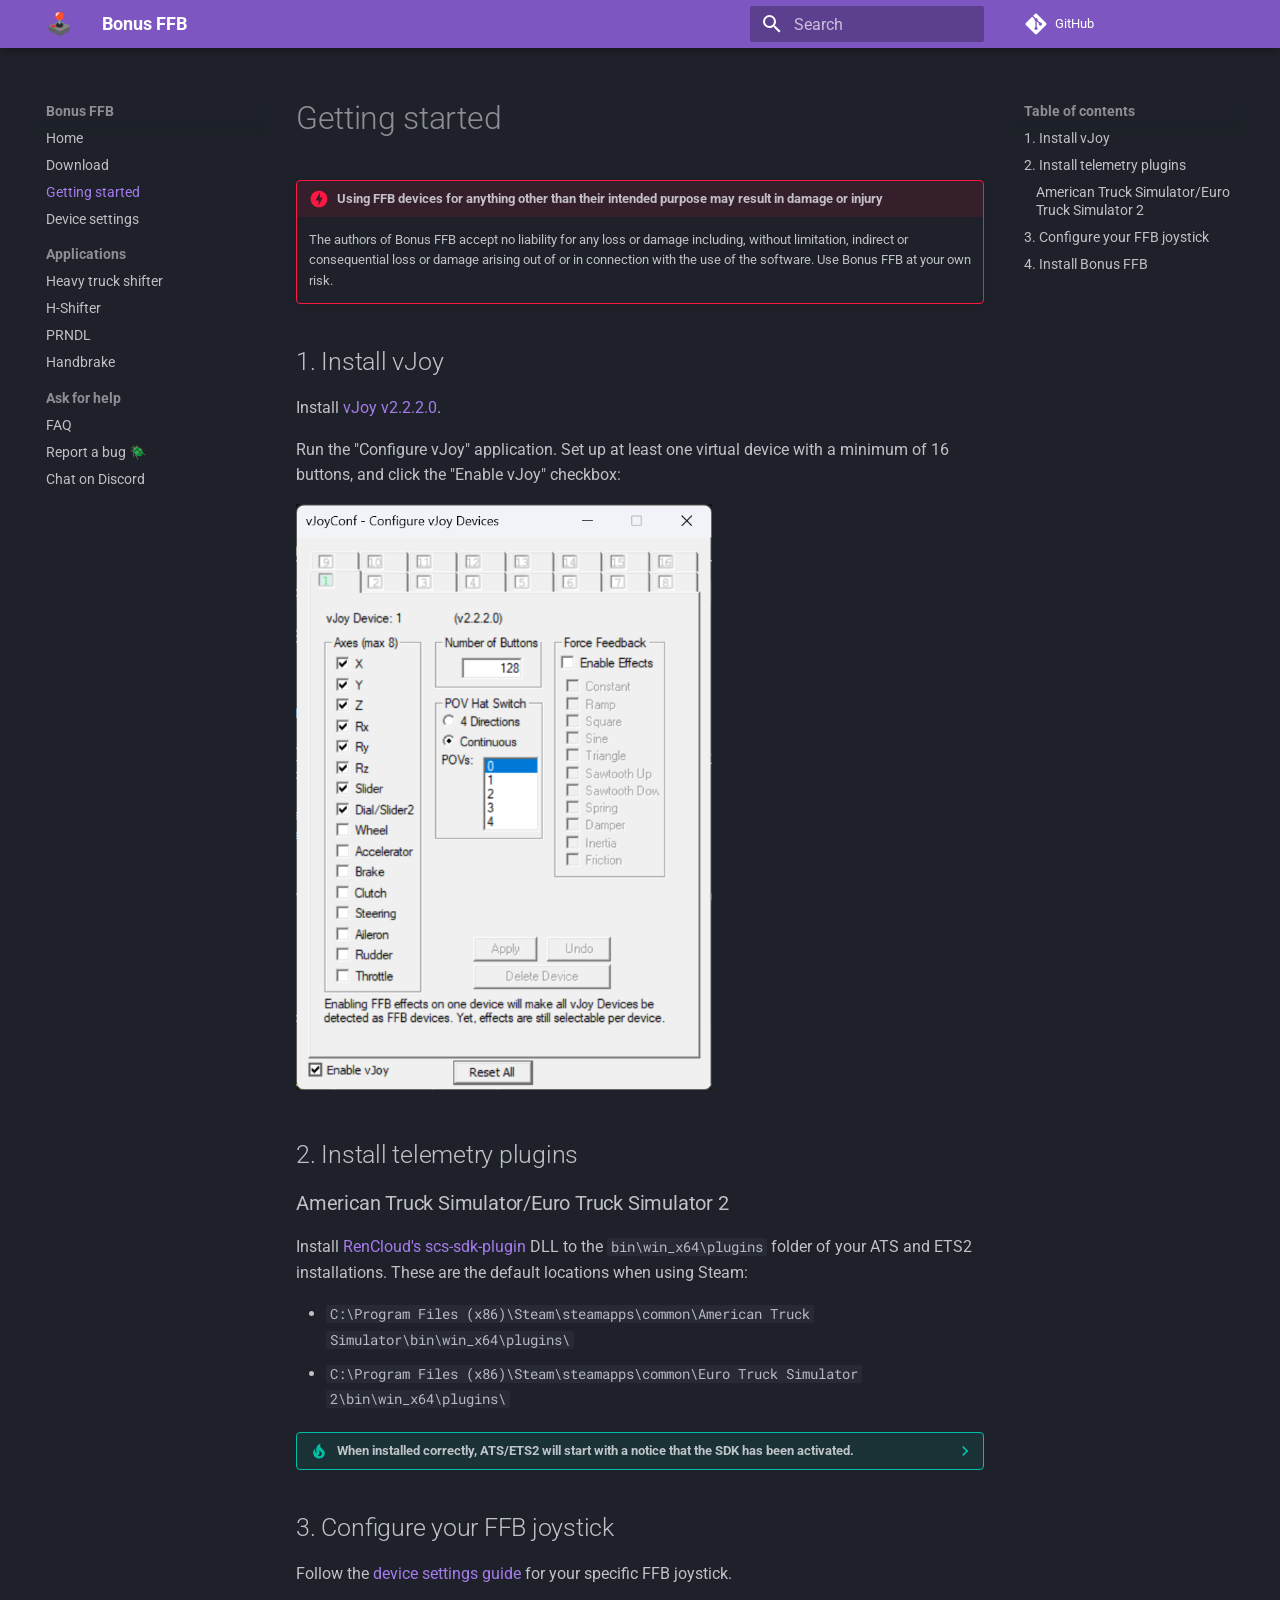
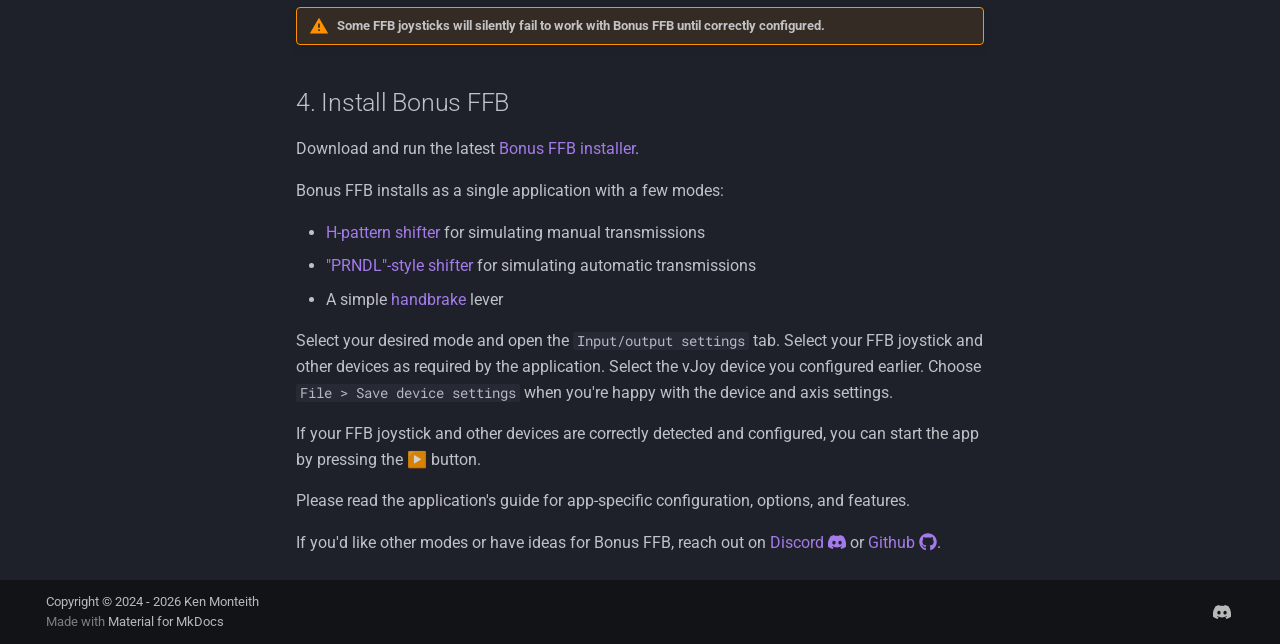
<file: getting-started/index.html>
<!doctype html>
<html lang="en" class="no-js">
  <head>
    
      <meta charset="utf-8">
      <meta name="viewport" content="width=device-width,initial-scale=1">
      
      
      
        <link rel="canonical" href="https://kgmonteith.github.io/BonusFFB/getting-started/">
      
      
        <link rel="prev" href="..">
      
      
        <link rel="next" href="../device-settings/">
      
      
        
      
      
      <link rel="icon" href="data:image/svg+xml,<svg xmlns=%22http://www.w3.org/2000/svg%22 viewBox=%220 0 100 100%22><text y=%22.9em%22 font-size=%2290%22>🕹️</text></svg>">
      <meta name="generator" content="mkdocs-1.6.1, mkdocs-material-9.7.6">
    
    
      
        <title>Getting started - Bonus FFB</title>
      
    
    
      <link rel="stylesheet" href="../assets/stylesheets/main.484c7ddc.min.css">
      
        
        <link rel="stylesheet" href="../assets/stylesheets/palette.ab4e12ef.min.css">
      
      


    
    
      
    
    
      
        
        
        <link rel="preconnect" href="https://fonts.gstatic.com" crossorigin>
        <link rel="stylesheet" href="https://fonts.googleapis.com/css?family=Roboto:300,300i,400,400i,700,700i%7CRoboto+Mono:400,400i,700,700i&display=fallback">
        <style>:root{--md-text-font:"Roboto";--md-code-font:"Roboto Mono"}</style>
      
    
    
    <script>__md_scope=new URL("..",location),__md_hash=e=>[...e].reduce(((e,_)=>(e<<5)-e+_.charCodeAt(0)),0),__md_get=(e,_=localStorage,t=__md_scope)=>JSON.parse(_.getItem(t.pathname+"."+e)),__md_set=(e,_,t=localStorage,a=__md_scope)=>{try{t.setItem(a.pathname+"."+e,JSON.stringify(_))}catch(e){}}</script>
    
      
  


  
  

<script id="__analytics">function __md_analytics(){function e(){dataLayer.push(arguments)}window.dataLayer=window.dataLayer||[],e("js",new Date),e("config","G-24NFE8C173"),document.addEventListener("DOMContentLoaded",(function(){document.forms.search&&document.forms.search.query.addEventListener("blur",(function(){this.value&&e("event","search",{search_term:this.value})}));document$.subscribe((function(){var t=document.forms.feedback;if(void 0!==t)for(var a of t.querySelectorAll("[type=submit]"))a.addEventListener("click",(function(a){a.preventDefault();var n=document.location.pathname,d=this.getAttribute("data-md-value");e("event","feedback",{page:n,data:d}),t.firstElementChild.disabled=!0;var r=t.querySelector(".md-feedback__note [data-md-value='"+d+"']");r&&(r.hidden=!1)})),t.hidden=!1})),location$.subscribe((function(t){e("config","G-24NFE8C173",{page_path:t.pathname})}))}));var t=document.createElement("script");t.async=!0,t.src="https://www.googletagmanager.com/gtag/js?id=G-24NFE8C173",document.getElementById("__analytics").insertAdjacentElement("afterEnd",t)}</script>
  
    <script>"undefined"!=typeof __md_analytics&&__md_analytics()</script>
  

    
    
  </head>
  
  
    
    
    
    
    
    <body dir="ltr" data-md-color-scheme="slate" data-md-color-primary="deep-purple" data-md-color-accent="deep-purple">
  
    
    <input class="md-toggle" data-md-toggle="drawer" type="checkbox" id="__drawer" autocomplete="off">
    <input class="md-toggle" data-md-toggle="search" type="checkbox" id="__search" autocomplete="off">
    <label class="md-overlay" for="__drawer"></label>
    <div data-md-component="skip">
      
        
        <a href="#getting-started" class="md-skip">
          Skip to content
        </a>
      
    </div>
    <div data-md-component="announce">
      
    </div>
    
    
      

  

<header class="md-header md-header--shadow" data-md-component="header">
  <nav class="md-header__inner md-grid" aria-label="Header">
    <a href=".." title="Bonus FFB" class="md-header__button md-logo" aria-label="Bonus FFB" data-md-component="logo">
      
  <img src="data:image/svg+xml,<svg xmlns=%22http://www.w3.org/2000/svg%22 viewBox=%220 0 100 100%22><text y=%22.9em%22 font-size=%2290%22>🕹️</text></svg>" alt="logo">

    </a>
    <label class="md-header__button md-icon" for="__drawer">
      
      <svg xmlns="http://www.w3.org/2000/svg" viewBox="0 0 24 24"><path d="M3 6h18v2H3zm0 5h18v2H3zm0 5h18v2H3z"/></svg>
    </label>
    <div class="md-header__title" data-md-component="header-title">
      <div class="md-header__ellipsis">
        <div class="md-header__topic">
          <span class="md-ellipsis">
            Bonus FFB
          </span>
        </div>
        <div class="md-header__topic" data-md-component="header-topic">
          <span class="md-ellipsis">
            
              Getting started
            
          </span>
        </div>
      </div>
    </div>
    
      
    
    
    
    
      
      
        <label class="md-header__button md-icon" for="__search">
          
          <svg xmlns="http://www.w3.org/2000/svg" viewBox="0 0 24 24"><path d="M9.5 3A6.5 6.5 0 0 1 16 9.5c0 1.61-.59 3.09-1.56 4.23l.27.27h.79l5 5-1.5 1.5-5-5v-.79l-.27-.27A6.52 6.52 0 0 1 9.5 16 6.5 6.5 0 0 1 3 9.5 6.5 6.5 0 0 1 9.5 3m0 2C7 5 5 7 5 9.5S7 14 9.5 14 14 12 14 9.5 12 5 9.5 5"/></svg>
        </label>
        <div class="md-search" data-md-component="search" role="dialog">
  <label class="md-search__overlay" for="__search"></label>
  <div class="md-search__inner" role="search">
    <form class="md-search__form" name="search">
      <input type="text" class="md-search__input" name="query" aria-label="Search" placeholder="Search" autocapitalize="off" autocorrect="off" autocomplete="off" spellcheck="false" data-md-component="search-query" required>
      <label class="md-search__icon md-icon" for="__search">
        
        <svg xmlns="http://www.w3.org/2000/svg" viewBox="0 0 24 24"><path d="M9.5 3A6.5 6.5 0 0 1 16 9.5c0 1.61-.59 3.09-1.56 4.23l.27.27h.79l5 5-1.5 1.5-5-5v-.79l-.27-.27A6.52 6.52 0 0 1 9.5 16 6.5 6.5 0 0 1 3 9.5 6.5 6.5 0 0 1 9.5 3m0 2C7 5 5 7 5 9.5S7 14 9.5 14 14 12 14 9.5 12 5 9.5 5"/></svg>
        
        <svg xmlns="http://www.w3.org/2000/svg" viewBox="0 0 24 24"><path d="M20 11v2H8l5.5 5.5-1.42 1.42L4.16 12l7.92-7.92L13.5 5.5 8 11z"/></svg>
      </label>
      <nav class="md-search__options" aria-label="Search">
        
        <button type="reset" class="md-search__icon md-icon" title="Clear" aria-label="Clear" tabindex="-1">
          
          <svg xmlns="http://www.w3.org/2000/svg" viewBox="0 0 24 24"><path d="M19 6.41 17.59 5 12 10.59 6.41 5 5 6.41 10.59 12 5 17.59 6.41 19 12 13.41 17.59 19 19 17.59 13.41 12z"/></svg>
        </button>
      </nav>
      
    </form>
    <div class="md-search__output">
      <div class="md-search__scrollwrap" tabindex="0" data-md-scrollfix>
        <div class="md-search-result" data-md-component="search-result">
          <div class="md-search-result__meta">
            Initializing search
          </div>
          <ol class="md-search-result__list" role="presentation"></ol>
        </div>
      </div>
    </div>
  </div>
</div>
      
    
    
      <div class="md-header__source">
        <a href="https://github.com/kgmonteith/BonusFFB" title="Go to repository" class="md-source" data-md-component="source">
  <div class="md-source__icon md-icon">
    
    <svg xmlns="http://www.w3.org/2000/svg" viewBox="0 0 448 512"><!--! Font Awesome Free 7.1.0 by @fontawesome - https://fontawesome.com License - https://fontawesome.com/license/free (Icons: CC BY 4.0, Fonts: SIL OFL 1.1, Code: MIT License) Copyright 2025 Fonticons, Inc.--><path d="M439.6 236.1 244 40.5c-5.4-5.5-12.8-8.5-20.4-8.5s-15 3-20.4 8.4L162.5 81l51.5 51.5c27.1-9.1 52.7 16.8 43.4 43.7l49.7 49.7c34.2-11.8 61.2 31 35.5 56.7-26.5 26.5-70.2-2.9-56-37.3L240.3 199v121.9c25.3 12.5 22.3 41.8 9.1 55-6.4 6.4-15.2 10.1-24.3 10.1s-17.8-3.6-24.3-10.1c-17.6-17.6-11.1-46.9 11.2-56v-123c-20.8-8.5-24.6-30.7-18.6-45L142.6 101 8.5 235.1C3 240.6 0 247.9 0 255.5s3 15 8.5 20.4l195.6 195.7c5.4 5.4 12.7 8.4 20.4 8.4s15-3 20.4-8.4l194.7-194.7c5.4-5.4 8.4-12.8 8.4-20.4s-3-15-8.4-20.4"/></svg>
  </div>
  <div class="md-source__repository">
    GitHub
  </div>
</a>
      </div>
    
  </nav>
  
</header>
    
    <div class="md-container" data-md-component="container">
      
      
        
          
        
      
      <main class="md-main" data-md-component="main">
        <div class="md-main__inner md-grid">
          
            
              
              <div class="md-sidebar md-sidebar--primary" data-md-component="sidebar" data-md-type="navigation" >
                <div class="md-sidebar__scrollwrap">
                  <div class="md-sidebar__inner">
                    



<nav class="md-nav md-nav--primary" aria-label="Navigation" data-md-level="0">
  <label class="md-nav__title" for="__drawer">
    <a href=".." title="Bonus FFB" class="md-nav__button md-logo" aria-label="Bonus FFB" data-md-component="logo">
      
  <img src="data:image/svg+xml,<svg xmlns=%22http://www.w3.org/2000/svg%22 viewBox=%220 0 100 100%22><text y=%22.9em%22 font-size=%2290%22>🕹️</text></svg>" alt="logo">

    </a>
    Bonus FFB
  </label>
  
    <div class="md-nav__source">
      <a href="https://github.com/kgmonteith/BonusFFB" title="Go to repository" class="md-source" data-md-component="source">
  <div class="md-source__icon md-icon">
    
    <svg xmlns="http://www.w3.org/2000/svg" viewBox="0 0 448 512"><!--! Font Awesome Free 7.1.0 by @fontawesome - https://fontawesome.com License - https://fontawesome.com/license/free (Icons: CC BY 4.0, Fonts: SIL OFL 1.1, Code: MIT License) Copyright 2025 Fonticons, Inc.--><path d="M439.6 236.1 244 40.5c-5.4-5.5-12.8-8.5-20.4-8.5s-15 3-20.4 8.4L162.5 81l51.5 51.5c27.1-9.1 52.7 16.8 43.4 43.7l49.7 49.7c34.2-11.8 61.2 31 35.5 56.7-26.5 26.5-70.2-2.9-56-37.3L240.3 199v121.9c25.3 12.5 22.3 41.8 9.1 55-6.4 6.4-15.2 10.1-24.3 10.1s-17.8-3.6-24.3-10.1c-17.6-17.6-11.1-46.9 11.2-56v-123c-20.8-8.5-24.6-30.7-18.6-45L142.6 101 8.5 235.1C3 240.6 0 247.9 0 255.5s3 15 8.5 20.4l195.6 195.7c5.4 5.4 12.7 8.4 20.4 8.4s15-3 20.4-8.4l194.7-194.7c5.4-5.4 8.4-12.8 8.4-20.4s-3-15-8.4-20.4"/></svg>
  </div>
  <div class="md-source__repository">
    GitHub
  </div>
</a>
    </div>
  
  <ul class="md-nav__list" data-md-scrollfix>
    
      
      
  
  
  
  
    <li class="md-nav__item">
      <a href=".." class="md-nav__link">
        
  
  
  <span class="md-ellipsis">
    
  
    Home
  

    
  </span>
  
  

      </a>
    </li>
  

    
      
      
  
  
  
  
    <li class="md-nav__item">
      <a href="https://github.com/kgmonteith/BonusFFB/releases" class="md-nav__link">
        
  
  
  <span class="md-ellipsis">
    
  
    Download
  

    
  </span>
  
  

      </a>
    </li>
  

    
      
      
  
  
    
  
  
  
    <li class="md-nav__item md-nav__item--active">
      
      <input class="md-nav__toggle md-toggle" type="checkbox" id="__toc">
      
      
        
      
      
        <label class="md-nav__link md-nav__link--active" for="__toc">
          
  
  
  <span class="md-ellipsis">
    
  
    Getting started
  

    
  </span>
  
  

          <span class="md-nav__icon md-icon"></span>
        </label>
      
      <a href="./" class="md-nav__link md-nav__link--active">
        
  
  
  <span class="md-ellipsis">
    
  
    Getting started
  

    
  </span>
  
  

      </a>
      
        

<nav class="md-nav md-nav--secondary" aria-label="Table of contents">
  
  
  
    
  
  
    <label class="md-nav__title" for="__toc">
      <span class="md-nav__icon md-icon"></span>
      Table of contents
    </label>
    <ul class="md-nav__list" data-md-component="toc" data-md-scrollfix>
      
        <li class="md-nav__item">
  <a href="#1-install-vjoy" class="md-nav__link">
    <span class="md-ellipsis">
      
        1. Install vJoy
      
    </span>
  </a>
  
</li>
      
        <li class="md-nav__item">
  <a href="#2-install-telemetry-plugins" class="md-nav__link">
    <span class="md-ellipsis">
      
        2. Install telemetry plugins
      
    </span>
  </a>
  
    <nav class="md-nav" aria-label="2. Install telemetry plugins">
      <ul class="md-nav__list">
        
          <li class="md-nav__item">
  <a href="#american-truck-simulatoreuro-truck-simulator-2" class="md-nav__link">
    <span class="md-ellipsis">
      
        American Truck Simulator/Euro Truck Simulator 2
      
    </span>
  </a>
  
</li>
        
      </ul>
    </nav>
  
</li>
      
        <li class="md-nav__item">
  <a href="#3-configure-your-ffb-joystick" class="md-nav__link">
    <span class="md-ellipsis">
      
        3. Configure your FFB joystick
      
    </span>
  </a>
  
</li>
      
        <li class="md-nav__item">
  <a href="#4-install-bonus-ffb" class="md-nav__link">
    <span class="md-ellipsis">
      
        4. Install Bonus FFB
      
    </span>
  </a>
  
</li>
      
    </ul>
  
</nav>
      
    </li>
  

    
      
      
  
  
  
  
    <li class="md-nav__item">
      <a href="../device-settings/" class="md-nav__link">
        
  
  
  <span class="md-ellipsis">
    
  
    Device settings
  

    
  </span>
  
  

      </a>
    </li>
  

    
      
      
  
  
  
  
    
    
    
    
      
        
        
      
    
    
    <li class="md-nav__item md-nav__item--section md-nav__item--nested">
      
        
        
        <input class="md-nav__toggle md-toggle " type="checkbox" id="__nav_5" >
        
          
          <label class="md-nav__link" for="__nav_5" id="__nav_5_label" tabindex="">
            
  
  
  <span class="md-ellipsis">
    
  
    Applications
  

    
  </span>
  
  

            <span class="md-nav__icon md-icon"></span>
          </label>
        
        <nav class="md-nav" data-md-level="1" aria-labelledby="__nav_5_label" aria-expanded="false">
          <label class="md-nav__title" for="__nav_5">
            <span class="md-nav__icon md-icon"></span>
            
  
    Applications
  

          </label>
          <ul class="md-nav__list" data-md-scrollfix>
            
              
                
  
  
  
  
    <li class="md-nav__item">
      <a href="../heavytruck/" class="md-nav__link">
        
  
  
  <span class="md-ellipsis">
    
  
    Heavy truck shifter
  

    
  </span>
  
  

      </a>
    </li>
  

              
            
              
                
  
  
  
  
    <li class="md-nav__item">
      <a href="../hshifter/" class="md-nav__link">
        
  
  
  <span class="md-ellipsis">
    
  
    H-Shifter
  

    
  </span>
  
  

      </a>
    </li>
  

              
            
              
                
  
  
  
  
    <li class="md-nav__item">
      <a href="../prndl/" class="md-nav__link">
        
  
  
  <span class="md-ellipsis">
    
  
    PRNDL
  

    
  </span>
  
  

      </a>
    </li>
  

              
            
              
                
  
  
  
  
    <li class="md-nav__item">
      <a href="../handbrake/" class="md-nav__link">
        
  
  
  <span class="md-ellipsis">
    
  
    Handbrake
  

    
  </span>
  
  

      </a>
    </li>
  

              
            
          </ul>
        </nav>
      
    </li>
  

    
      
      
  
  
  
  
    
    
    
    
      
        
        
      
    
    
    <li class="md-nav__item md-nav__item--section md-nav__item--nested">
      
        
        
        <input class="md-nav__toggle md-toggle " type="checkbox" id="__nav_6" >
        
          
          <label class="md-nav__link" for="__nav_6" id="__nav_6_label" tabindex="">
            
  
  
  <span class="md-ellipsis">
    
  
    Ask for help
  

    
  </span>
  
  

            <span class="md-nav__icon md-icon"></span>
          </label>
        
        <nav class="md-nav" data-md-level="1" aria-labelledby="__nav_6_label" aria-expanded="false">
          <label class="md-nav__title" for="__nav_6">
            <span class="md-nav__icon md-icon"></span>
            
  
    Ask for help
  

          </label>
          <ul class="md-nav__list" data-md-scrollfix>
            
              
                
  
  
  
  
    <li class="md-nav__item">
      <a href="../faq/" class="md-nav__link">
        
  
  
  <span class="md-ellipsis">
    
  
    FAQ
  

    
  </span>
  
  

      </a>
    </li>
  

              
            
              
                
  
  
  
  
    <li class="md-nav__item">
      <a href="https://github.com/kgmonteith/BonusFFB/issues" class="md-nav__link">
        
  
  
  <span class="md-ellipsis">
    
  
    Report a bug 🪲
  

    
  </span>
  
  

      </a>
    </li>
  

              
            
              
                
  
  
  
  
    <li class="md-nav__item">
      <a href="https://discord.com/users/447499151337324574" class="md-nav__link">
        
  
  
  <span class="md-ellipsis">
    
  
    Chat on Discord
  

    
  </span>
  
  

      </a>
    </li>
  

              
            
          </ul>
        </nav>
      
    </li>
  

    
  </ul>
</nav>
                  </div>
                </div>
              </div>
            
            
              
              <div class="md-sidebar md-sidebar--secondary" data-md-component="sidebar" data-md-type="toc" >
                <div class="md-sidebar__scrollwrap">
                  <div class="md-sidebar__inner">
                    

<nav class="md-nav md-nav--secondary" aria-label="Table of contents">
  
  
  
    
  
  
    <label class="md-nav__title" for="__toc">
      <span class="md-nav__icon md-icon"></span>
      Table of contents
    </label>
    <ul class="md-nav__list" data-md-component="toc" data-md-scrollfix>
      
        <li class="md-nav__item">
  <a href="#1-install-vjoy" class="md-nav__link">
    <span class="md-ellipsis">
      
        1. Install vJoy
      
    </span>
  </a>
  
</li>
      
        <li class="md-nav__item">
  <a href="#2-install-telemetry-plugins" class="md-nav__link">
    <span class="md-ellipsis">
      
        2. Install telemetry plugins
      
    </span>
  </a>
  
    <nav class="md-nav" aria-label="2. Install telemetry plugins">
      <ul class="md-nav__list">
        
          <li class="md-nav__item">
  <a href="#american-truck-simulatoreuro-truck-simulator-2" class="md-nav__link">
    <span class="md-ellipsis">
      
        American Truck Simulator/Euro Truck Simulator 2
      
    </span>
  </a>
  
</li>
        
      </ul>
    </nav>
  
</li>
      
        <li class="md-nav__item">
  <a href="#3-configure-your-ffb-joystick" class="md-nav__link">
    <span class="md-ellipsis">
      
        3. Configure your FFB joystick
      
    </span>
  </a>
  
</li>
      
        <li class="md-nav__item">
  <a href="#4-install-bonus-ffb" class="md-nav__link">
    <span class="md-ellipsis">
      
        4. Install Bonus FFB
      
    </span>
  </a>
  
</li>
      
    </ul>
  
</nav>
                  </div>
                </div>
              </div>
            
          
          
            <div class="md-content" data-md-component="content">
              
              <article class="md-content__inner md-typeset">
                
                  


  
  


<h1 id="getting-started">Getting started</h1>
<div class="admonition danger">
<p class="admonition-title">Using FFB devices for anything other than their intended purpose may result in damage or injury</p>
<p>The authors of Bonus FFB accept no liability for any loss or damage including, without limitation, indirect or consequential loss or damage arising out of or in connection with the use of the software. Use Bonus FFB at your own risk.</p>
</div>
<h2 id="1-install-vjoy">1. Install vJoy</h2>
<p>Install <a href="https://github.com/BrunnerInnovation/vJoy/releases/tag/v2.2.2.0">vJoy v2.2.2.0</a>.</p>
<p>Run the "Configure vJoy" application. Set up at least one virtual device with a minimum of 16 buttons, and click the "Enable vJoy" checkbox:</p>
<p><img alt="vJoy config" src="../images/vjoy-config.png" style="height:551;width:416px" /></p>
<h2 id="2-install-telemetry-plugins">2. Install telemetry plugins</h2>
<h3 id="american-truck-simulatoreuro-truck-simulator-2">American Truck Simulator/Euro Truck Simulator 2</h3>
<p>Install <a href="https://github.com/RenCloud/scs-sdk-plugin/releases">RenCloud's scs-sdk-plugin</a> DLL to the <code>bin\win_x64\plugins</code> folder of your ATS and ETS2 installations. These are the default locations when using Steam:</p>
<ul>
<li><code>C:\Program Files (x86)\Steam\steamapps\common\American Truck Simulator\bin\win_x64\plugins\</code></li>
<li><code>C:\Program Files (x86)\Steam\steamapps\common\Euro Truck Simulator 2\bin\win_x64\plugins\</code></li>
</ul>
<details class="tip">
<summary>When installed correctly, ATS/ETS2 will start with a notice that the SDK has been activated.</summary>
<p>Unfortunately this message cannot be deactived, you will have to press OK each time the game is launched.</p>
</details>
<h2 id="3-configure-your-ffb-joystick">3. Configure your FFB joystick</h2>
<p>Follow the <a href="../device-settings/">device settings guide</a> for your specific FFB joystick.</p>
<div class="admonition warning">
<p class="admonition-title">Some FFB joysticks will silently fail to work with Bonus FFB until correctly configured.</p>
</div>
<h2 id="4-install-bonus-ffb">4. Install Bonus FFB</h2>
<p>Download and run the latest <a href="https://github.com/kgmonteith/BonusFFB/releases">Bonus FFB installer</a>.</p>
<p>Bonus FFB installs as a single application with a few modes:</p>
<ul>
<li><a href="../hshifter/">H-pattern shifter</a> for simulating manual transmissions</li>
<li><a href="../prndl/">"PRNDL"-style shifter</a> for simulating automatic transmissions</li>
<li>A simple <a href="../handbrake/">handbrake</a> lever</li>
</ul>
<p>Select your desired mode and open the <code>Input/output settings</code> tab. Select your FFB joystick and other devices as required by the application. Select the vJoy device you configured earlier. Choose <code>File &gt; Save device settings</code> when you're happy with the device and axis settings.</p>
<p>If your FFB joystick and other devices are correctly detected and configured, you can start the app by pressing the ▶️ button.</p>
<p>Please read the application's guide for app-specific configuration, options, and features.</p>
<p>If you'd like other modes or have ideas for Bonus FFB, reach out on <a href="https://discord.com/users/447499151337324574">Discord <span class="twemoji"><svg xmlns="http://www.w3.org/2000/svg" viewBox="0 0 576 512"><!--! Font Awesome Free 7.1.0 by @fontawesome - https://fontawesome.com License - https://fontawesome.com/license/free (Icons: CC BY 4.0, Fonts: SIL OFL 1.1, Code: MIT License) Copyright 2025 Fonticons, Inc.--><path d="M492.5 69.8c-.2-.3-.4-.6-.8-.7-38.1-17.5-78.4-30-119.7-37.1-.4-.1-.8 0-1.1.1s-.6.4-.8.8c-5.5 9.9-10.5 20.2-14.9 30.6-44.6-6.8-89.9-6.8-134.4 0-4.5-10.5-9.5-20.7-15.1-30.6-.2-.3-.5-.6-.8-.8s-.7-.2-1.1-.2C162.5 39 122.2 51.5 84.1 69c-.3.1-.6.4-.8.7C7.1 183.5-13.8 294.6-3.6 404.2c0 .3.1.5.2.8s.3.4.5.6c44.4 32.9 94 58 146.8 74.2.4.1.8.1 1.1 0s.7-.4.9-.7c11.3-15.4 21.4-31.8 30-48.8.1-.2.2-.5.2-.8s0-.5-.1-.8-.2-.5-.4-.6-.4-.3-.7-.4c-15.8-6.1-31.2-13.4-45.9-21.9-.3-.2-.5-.4-.7-.6s-.3-.6-.3-.9 0-.6.2-.9.3-.5.6-.7c3.1-2.3 6.2-4.7 9.1-7.1.3-.2.6-.4.9-.4s.7 0 1 .1c96.2 43.9 200.4 43.9 295.5 0 .3-.1.7-.2 1-.2s.7.2.9.4c2.9 2.4 6 4.9 9.1 7.2.2.2.4.4.6.7s.2.6.2.9-.1.6-.3.9-.4.5-.6.6c-14.7 8.6-30 15.9-45.9 21.8-.2.1-.5.2-.7.4s-.3.4-.4.7-.1.5-.1.8.1.5.2.8c8.8 17 18.8 33.3 30 48.8.2.3.6.6.9.7s.8.1 1.1 0c52.9-16.2 102.6-41.3 147.1-74.2.2-.2.4-.4.5-.6s.2-.5.2-.8c12.3-126.8-20.5-236.9-86.9-334.5zm-302 267.7c-29 0-52.8-26.6-52.8-59.2s23.4-59.2 52.8-59.2c29.7 0 53.3 26.8 52.8 59.2 0 32.7-23.4 59.2-52.8 59.2m195.4 0c-29 0-52.8-26.6-52.8-59.2s23.4-59.2 52.8-59.2c29.7 0 53.3 26.8 52.8 59.2 0 32.7-23.2 59.2-52.8 59.2"/></svg></span></a> or <a href="https://github.com/kgmonteith/BonusFFB/issues">Github <span class="twemoji"><svg xmlns="http://www.w3.org/2000/svg" viewBox="0 0 512 512"><!--! Font Awesome Free 7.1.0 by @fontawesome - https://fontawesome.com License - https://fontawesome.com/license/free (Icons: CC BY 4.0, Fonts: SIL OFL 1.1, Code: MIT License) Copyright 2025 Fonticons, Inc.--><path d="M173.9 397.4c0 2-2.3 3.6-5.2 3.6-3.3.3-5.6-1.3-5.6-3.6 0-2 2.3-3.6 5.2-3.6 3-.3 5.6 1.3 5.6 3.6m-31.1-4.5c-.7 2 1.3 4.3 4.3 4.9 2.6 1 5.6 0 6.2-2s-1.3-4.3-4.3-5.2c-2.6-.7-5.5.3-6.2 2.3m44.2-1.7c-2.9.7-4.9 2.6-4.6 4.9.3 2 2.9 3.3 5.9 2.6 2.9-.7 4.9-2.6 4.6-4.6-.3-1.9-3-3.2-5.9-2.9M252.8 8C114.1 8 8 113.3 8 252c0 110.9 69.8 205.8 169.5 239.2 12.8 2.3 17.3-5.6 17.3-12.1 0-6.2-.3-40.4-.3-61.4 0 0-70 15-84.7-29.8 0 0-11.4-29.1-27.8-36.6 0 0-22.9-15.7 1.6-15.4 0 0 24.9 2 38.6 25.8 21.9 38.6 58.6 27.5 72.9 20.9 2.3-16 8.8-27.1 16-33.7-55.9-6.2-112.3-14.3-112.3-110.5 0-27.5 7.6-41.3 23.6-58.9-2.6-6.5-11.1-33.3 2.6-67.9 20.9-6.5 69 27 69 27 20-5.6 41.5-8.5 62.8-8.5s42.8 2.9 62.8 8.5c0 0 48.1-33.6 69-27 13.7 34.7 5.2 61.4 2.6 67.9 16 17.7 25.8 31.5 25.8 58.9 0 96.5-58.9 104.2-114.8 110.5 9.2 7.9 17 22.9 17 46.4 0 33.7-.3 75.4-.3 83.6 0 6.5 4.6 14.4 17.3 12.1C436.2 457.8 504 362.9 504 252 504 113.3 391.5 8 252.8 8M105.2 352.9c-1.3 1-1 3.3.7 5.2 1.6 1.6 3.9 2.3 5.2 1 1.3-1 1-3.3-.7-5.2-1.6-1.6-3.9-2.3-5.2-1m-10.8-8.1c-.7 1.3.3 2.9 2.3 3.9 1.6 1 3.6.7 4.3-.7.7-1.3-.3-2.9-2.3-3.9-2-.6-3.6-.3-4.3.7m32.4 35.6c-1.6 1.3-1 4.3 1.3 6.2 2.3 2.3 5.2 2.6 6.5 1 1.3-1.3.7-4.3-1.3-6.2-2.2-2.3-5.2-2.6-6.5-1m-11.4-14.7c-1.6 1-1.6 3.6 0 5.9s4.3 3.3 5.6 2.3c1.6-1.3 1.6-3.9 0-6.2-1.4-2.3-4-3.3-5.6-2"/></svg></span></a>.</p>









  




                
              </article>
            </div>
          
          
<script>var target=document.getElementById(location.hash.slice(1));target&&target.name&&(target.checked=target.name.startsWith("__tabbed_"))</script>
        </div>
        
      </main>
      
        <footer class="md-footer">
  
  <div class="md-footer-meta md-typeset">
    <div class="md-footer-meta__inner md-grid">
      <div class="md-copyright">
  
    <div class="md-copyright__highlight">
      Copyright &copy; 2024 - 2026 Ken Monteith
    </div>
  
  
    Made with
    <a href="https://squidfunk.github.io/mkdocs-material/" target="_blank" rel="noopener">
      Material for MkDocs
    </a>
  
</div>
      
        
<div class="md-social">
  
    
    
    
    
      
      
    
    <a href="https://discord.com/users/447499151337324574" target="_blank" rel="noopener" title="discord.com" class="md-social__link">
      <svg xmlns="http://www.w3.org/2000/svg" viewBox="0 0 576 512"><!--! Font Awesome Free 7.1.0 by @fontawesome - https://fontawesome.com License - https://fontawesome.com/license/free (Icons: CC BY 4.0, Fonts: SIL OFL 1.1, Code: MIT License) Copyright 2025 Fonticons, Inc.--><path d="M492.5 69.8c-.2-.3-.4-.6-.8-.7-38.1-17.5-78.4-30-119.7-37.1-.4-.1-.8 0-1.1.1s-.6.4-.8.8c-5.5 9.9-10.5 20.2-14.9 30.6-44.6-6.8-89.9-6.8-134.4 0-4.5-10.5-9.5-20.7-15.1-30.6-.2-.3-.5-.6-.8-.8s-.7-.2-1.1-.2C162.5 39 122.2 51.5 84.1 69c-.3.1-.6.4-.8.7C7.1 183.5-13.8 294.6-3.6 404.2c0 .3.1.5.2.8s.3.4.5.6c44.4 32.9 94 58 146.8 74.2.4.1.8.1 1.1 0s.7-.4.9-.7c11.3-15.4 21.4-31.8 30-48.8.1-.2.2-.5.2-.8s0-.5-.1-.8-.2-.5-.4-.6-.4-.3-.7-.4c-15.8-6.1-31.2-13.4-45.9-21.9-.3-.2-.5-.4-.7-.6s-.3-.6-.3-.9 0-.6.2-.9.3-.5.6-.7c3.1-2.3 6.2-4.7 9.1-7.1.3-.2.6-.4.9-.4s.7 0 1 .1c96.2 43.9 200.4 43.9 295.5 0 .3-.1.7-.2 1-.2s.7.2.9.4c2.9 2.4 6 4.9 9.1 7.2.2.2.4.4.6.7s.2.6.2.9-.1.6-.3.9-.4.5-.6.6c-14.7 8.6-30 15.9-45.9 21.8-.2.1-.5.2-.7.4s-.3.4-.4.7-.1.5-.1.8.1.5.2.8c8.8 17 18.8 33.3 30 48.8.2.3.6.6.9.7s.8.1 1.1 0c52.9-16.2 102.6-41.3 147.1-74.2.2-.2.4-.4.5-.6s.2-.5.2-.8c12.3-126.8-20.5-236.9-86.9-334.5zm-302 267.7c-29 0-52.8-26.6-52.8-59.2s23.4-59.2 52.8-59.2c29.7 0 53.3 26.8 52.8 59.2 0 32.7-23.4 59.2-52.8 59.2m195.4 0c-29 0-52.8-26.6-52.8-59.2s23.4-59.2 52.8-59.2c29.7 0 53.3 26.8 52.8 59.2 0 32.7-23.2 59.2-52.8 59.2"/></svg>
    </a>
  
</div>
      
    </div>
  </div>
</footer>
      
    </div>
    <div class="md-dialog" data-md-component="dialog">
      <div class="md-dialog__inner md-typeset"></div>
    </div>
    
    
    
      
      
      <script id="__config" type="application/json">{"annotate": null, "base": "..", "features": ["navigation.sections"], "search": "../assets/javascripts/workers/search.2c215733.min.js", "tags": null, "translations": {"clipboard.copied": "Copied to clipboard", "clipboard.copy": "Copy to clipboard", "search.result.more.one": "1 more on this page", "search.result.more.other": "# more on this page", "search.result.none": "No matching documents", "search.result.one": "1 matching document", "search.result.other": "# matching documents", "search.result.placeholder": "Type to start searching", "search.result.term.missing": "Missing", "select.version": "Select version"}, "version": null}</script>
    
    
      <script src="../assets/javascripts/bundle.79ae519e.min.js"></script>
      
    
  </body>
</html>
</file>
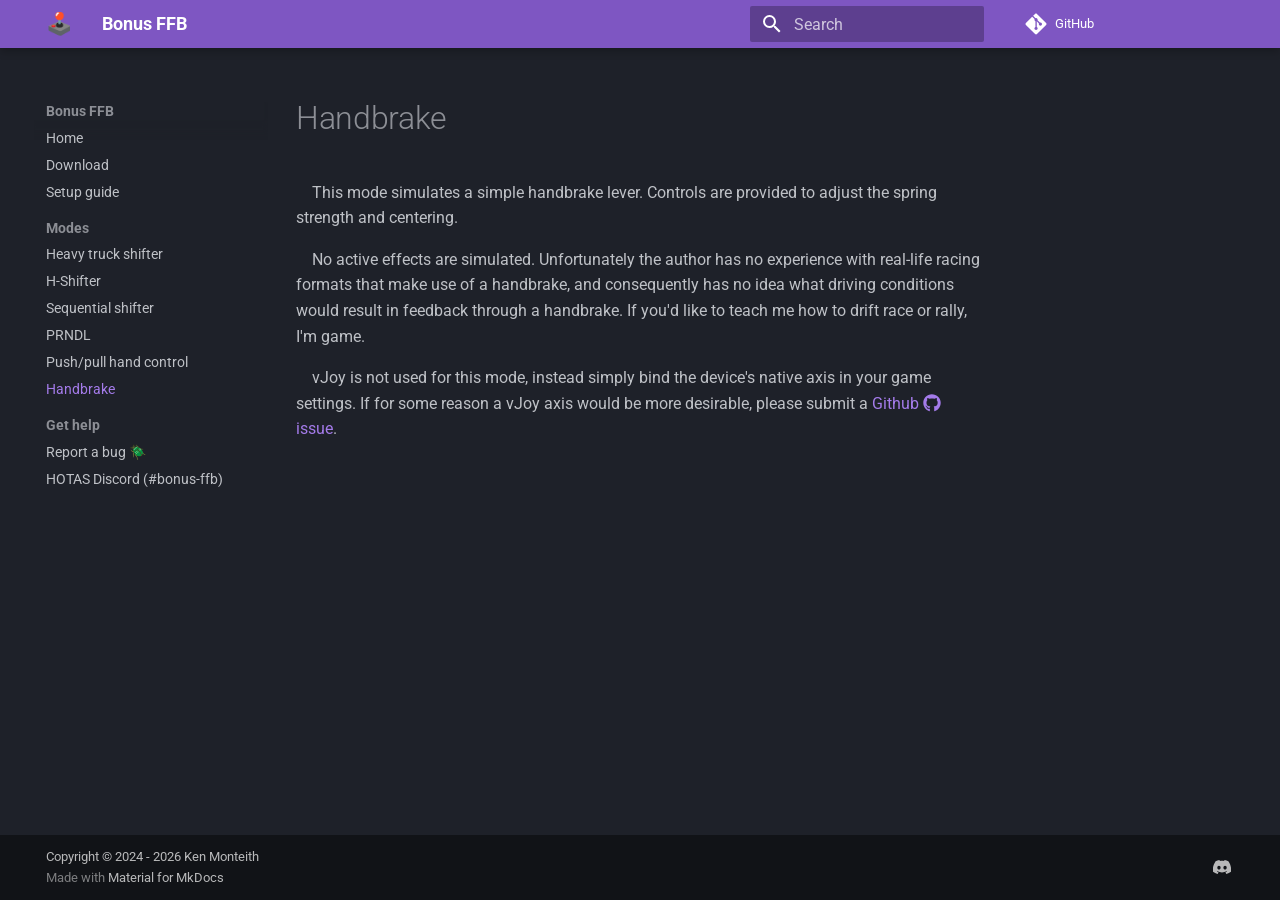
<file: handbrake/index.html>
<!doctype html>
<html lang="en" class="no-js">
  <head>
    
      <meta charset="utf-8">
      <meta name="viewport" content="width=device-width,initial-scale=1">
      
      
      
        <link rel="canonical" href="https://kgmonteith.github.io/BonusFFB/handbrake/">
      
      
        <link rel="prev" href="../pphc/">
      
      
      
        
      
      
      <link rel="icon" href="data:image/svg+xml,<svg xmlns=%22http://www.w3.org/2000/svg%22 viewBox=%220 0 100 100%22><text y=%22.9em%22 font-size=%2290%22>🕹️</text></svg>">
      <meta name="generator" content="mkdocs-1.6.1, mkdocs-material-9.7.7">
    
    
      
        <title>Handbrake - Bonus FFB</title>
      
    
    
      <link rel="stylesheet" href="../assets/stylesheets/main.ec1eaa64.min.css">
      
        
        <link rel="stylesheet" href="../assets/stylesheets/palette.ab4e12ef.min.css">
      
      


    
    
      
    
    
      
        
        
        <link rel="preconnect" href="https://fonts.gstatic.com" crossorigin>
        <link rel="stylesheet" href="https://fonts.googleapis.com/css?family=Roboto:300,300i,400,400i,700,700i%7CRoboto+Mono:400,400i,700,700i&display=fallback">
        <style>:root{--md-text-font:"Roboto";--md-code-font:"Roboto Mono"}</style>
      
    
    
      <link rel="stylesheet" href="../stylesheets/extra.css">
    
    <script>__md_scope=new URL("..",location),__md_hash=e=>[...e].reduce(((e,_)=>(e<<5)-e+_.charCodeAt(0)),0),__md_get=(e,_=localStorage,t=__md_scope)=>JSON.parse(_.getItem(t.pathname+"."+e)),__md_set=(e,_,t=localStorage,a=__md_scope)=>{try{t.setItem(a.pathname+"."+e,JSON.stringify(_))}catch(e){}}</script>
    
      
  


  
  

<script id="__analytics">function __md_analytics(){function e(){dataLayer.push(arguments)}window.dataLayer=window.dataLayer||[],e("js",new Date),e("config","G-24NFE8C173"),document.addEventListener("DOMContentLoaded",(function(){document.forms.search&&document.forms.search.query.addEventListener("blur",(function(){this.value&&e("event","search",{search_term:this.value})}));document$.subscribe((function(){var t=document.forms.feedback;if(void 0!==t)for(var a of t.querySelectorAll("[type=submit]"))a.addEventListener("click",(function(a){a.preventDefault();var n=document.location.pathname,d=this.getAttribute("data-md-value");e("event","feedback",{page:n,data:d}),t.firstElementChild.disabled=!0;var r=t.querySelector(".md-feedback__note [data-md-value='"+d+"']");r&&(r.hidden=!1)})),t.hidden=!1})),location$.subscribe((function(t){e("config","G-24NFE8C173",{page_path:t.pathname})}))}));var t=document.createElement("script");t.async=!0,t.src="https://www.googletagmanager.com/gtag/js?id=G-24NFE8C173",document.getElementById("__analytics").insertAdjacentElement("afterEnd",t)}</script>
  
    <script>"undefined"!=typeof __md_analytics&&__md_analytics()</script>
  

    
    
  </head>
  
  
    
    
    
    
    
    <body dir="ltr" data-md-color-scheme="slate" data-md-color-primary="deep-purple" data-md-color-accent="deep-purple">
  
    
    <input class="md-toggle" data-md-toggle="drawer" type="checkbox" id="__drawer" autocomplete="off">
    <input class="md-toggle" data-md-toggle="search" type="checkbox" id="__search" autocomplete="off">
    <label class="md-overlay" for="__drawer"></label>
    <div data-md-component="skip">
      
        
        <a href="#handbrake" class="md-skip">
          Skip to content
        </a>
      
    </div>
    <div data-md-component="announce">
      
    </div>
    
    
      

  

<header class="md-header md-header--shadow" data-md-component="header">
  <nav class="md-header__inner md-grid" aria-label="Header">
    <a href=".." title="Bonus FFB" class="md-header__button md-logo" aria-label="Bonus FFB" data-md-component="logo">
      
  <img src="data:image/svg+xml,<svg xmlns=%22http://www.w3.org/2000/svg%22 viewBox=%220 0 100 100%22><text y=%22.9em%22 font-size=%2290%22>🕹️</text></svg>" alt="logo">

    </a>
    <label class="md-header__button md-icon" for="__drawer">
      
      <svg xmlns="http://www.w3.org/2000/svg" viewBox="0 0 24 24"><path d="M3 6h18v2H3zm0 5h18v2H3zm0 5h18v2H3z"/></svg>
    </label>
    <div class="md-header__title" data-md-component="header-title">
      <div class="md-header__ellipsis">
        <div class="md-header__topic">
          <span class="md-ellipsis">
            Bonus FFB
          </span>
        </div>
        <div class="md-header__topic" data-md-component="header-topic">
          <span class="md-ellipsis">
            
              Handbrake
            
          </span>
        </div>
      </div>
    </div>
    
      
    
    
    
    
      
      
        <label class="md-header__button md-icon" for="__search">
          
          <svg xmlns="http://www.w3.org/2000/svg" viewBox="0 0 24 24"><path d="M9.5 3A6.5 6.5 0 0 1 16 9.5c0 1.61-.59 3.09-1.56 4.23l.27.27h.79l5 5-1.5 1.5-5-5v-.79l-.27-.27A6.52 6.52 0 0 1 9.5 16 6.5 6.5 0 0 1 3 9.5 6.5 6.5 0 0 1 9.5 3m0 2C7 5 5 7 5 9.5S7 14 9.5 14 14 12 14 9.5 12 5 9.5 5"/></svg>
        </label>
        <div class="md-search" data-md-component="search" role="dialog">
  <label class="md-search__overlay" for="__search"></label>
  <div class="md-search__inner" role="search">
    <form class="md-search__form" name="search">
      <input type="text" class="md-search__input" name="query" aria-label="Search" placeholder="Search" autocapitalize="off" autocorrect="off" autocomplete="off" spellcheck="false" data-md-component="search-query" required>
      <label class="md-search__icon md-icon" for="__search">
        
        <svg xmlns="http://www.w3.org/2000/svg" viewBox="0 0 24 24"><path d="M9.5 3A6.5 6.5 0 0 1 16 9.5c0 1.61-.59 3.09-1.56 4.23l.27.27h.79l5 5-1.5 1.5-5-5v-.79l-.27-.27A6.52 6.52 0 0 1 9.5 16 6.5 6.5 0 0 1 3 9.5 6.5 6.5 0 0 1 9.5 3m0 2C7 5 5 7 5 9.5S7 14 9.5 14 14 12 14 9.5 12 5 9.5 5"/></svg>
        
        <svg xmlns="http://www.w3.org/2000/svg" viewBox="0 0 24 24"><path d="M20 11v2H8l5.5 5.5-1.42 1.42L4.16 12l7.92-7.92L13.5 5.5 8 11z"/></svg>
      </label>
      <nav class="md-search__options" aria-label="Search">
        
        <button type="reset" class="md-search__icon md-icon" title="Clear" aria-label="Clear" tabindex="-1">
          
          <svg xmlns="http://www.w3.org/2000/svg" viewBox="0 0 24 24"><path d="M19 6.41 17.59 5 12 10.59 6.41 5 5 6.41 10.59 12 5 17.59 6.41 19 12 13.41 17.59 19 19 17.59 13.41 12z"/></svg>
        </button>
      </nav>
      
    </form>
    <div class="md-search__output">
      <div class="md-search__scrollwrap" tabindex="0" data-md-scrollfix>
        <div class="md-search-result" data-md-component="search-result">
          <div class="md-search-result__meta">
            Initializing search
          </div>
          <ol class="md-search-result__list" role="presentation"></ol>
        </div>
      </div>
    </div>
  </div>
</div>
      
    
    
      <div class="md-header__source">
        <a href="https://github.com/kgmonteith/BonusFFB" title="Go to repository" class="md-source" data-md-component="source">
  <div class="md-source__icon md-icon">
    
    <svg xmlns="http://www.w3.org/2000/svg" viewBox="0 0 448 512"><!--! Font Awesome Free 7.1.0 by @fontawesome - https://fontawesome.com License - https://fontawesome.com/license/free (Icons: CC BY 4.0, Fonts: SIL OFL 1.1, Code: MIT License) Copyright 2025 Fonticons, Inc.--><path d="M439.6 236.1 244 40.5c-5.4-5.5-12.8-8.5-20.4-8.5s-15 3-20.4 8.4L162.5 81l51.5 51.5c27.1-9.1 52.7 16.8 43.4 43.7l49.7 49.7c34.2-11.8 61.2 31 35.5 56.7-26.5 26.5-70.2-2.9-56-37.3L240.3 199v121.9c25.3 12.5 22.3 41.8 9.1 55-6.4 6.4-15.2 10.1-24.3 10.1s-17.8-3.6-24.3-10.1c-17.6-17.6-11.1-46.9 11.2-56v-123c-20.8-8.5-24.6-30.7-18.6-45L142.6 101 8.5 235.1C3 240.6 0 247.9 0 255.5s3 15 8.5 20.4l195.6 195.7c5.4 5.4 12.7 8.4 20.4 8.4s15-3 20.4-8.4l194.7-194.7c5.4-5.4 8.4-12.8 8.4-20.4s-3-15-8.4-20.4"/></svg>
  </div>
  <div class="md-source__repository">
    GitHub
  </div>
</a>
      </div>
    
  </nav>
  
</header>
    
    <div class="md-container" data-md-component="container">
      
      
        
          
        
      
      <main class="md-main" data-md-component="main">
        <div class="md-main__inner md-grid">
          
            
              
              <div class="md-sidebar md-sidebar--primary" data-md-component="sidebar" data-md-type="navigation" >
                <div class="md-sidebar__scrollwrap">
                  <div class="md-sidebar__inner">
                    



<nav class="md-nav md-nav--primary" aria-label="Navigation" data-md-level="0">
  <label class="md-nav__title" for="__drawer">
    <a href=".." title="Bonus FFB" class="md-nav__button md-logo" aria-label="Bonus FFB" data-md-component="logo">
      
  <img src="data:image/svg+xml,<svg xmlns=%22http://www.w3.org/2000/svg%22 viewBox=%220 0 100 100%22><text y=%22.9em%22 font-size=%2290%22>🕹️</text></svg>" alt="logo">

    </a>
    Bonus FFB
  </label>
  
    <div class="md-nav__source">
      <a href="https://github.com/kgmonteith/BonusFFB" title="Go to repository" class="md-source" data-md-component="source">
  <div class="md-source__icon md-icon">
    
    <svg xmlns="http://www.w3.org/2000/svg" viewBox="0 0 448 512"><!--! Font Awesome Free 7.1.0 by @fontawesome - https://fontawesome.com License - https://fontawesome.com/license/free (Icons: CC BY 4.0, Fonts: SIL OFL 1.1, Code: MIT License) Copyright 2025 Fonticons, Inc.--><path d="M439.6 236.1 244 40.5c-5.4-5.5-12.8-8.5-20.4-8.5s-15 3-20.4 8.4L162.5 81l51.5 51.5c27.1-9.1 52.7 16.8 43.4 43.7l49.7 49.7c34.2-11.8 61.2 31 35.5 56.7-26.5 26.5-70.2-2.9-56-37.3L240.3 199v121.9c25.3 12.5 22.3 41.8 9.1 55-6.4 6.4-15.2 10.1-24.3 10.1s-17.8-3.6-24.3-10.1c-17.6-17.6-11.1-46.9 11.2-56v-123c-20.8-8.5-24.6-30.7-18.6-45L142.6 101 8.5 235.1C3 240.6 0 247.9 0 255.5s3 15 8.5 20.4l195.6 195.7c5.4 5.4 12.7 8.4 20.4 8.4s15-3 20.4-8.4l194.7-194.7c5.4-5.4 8.4-12.8 8.4-20.4s-3-15-8.4-20.4"/></svg>
  </div>
  <div class="md-source__repository">
    GitHub
  </div>
</a>
    </div>
  
  <ul class="md-nav__list" data-md-scrollfix>
    
      
      
  
  
  
  
    <li class="md-nav__item">
      <a href=".." class="md-nav__link">
        
  
  
  <span class="md-ellipsis">
    
  
    Home
  

    
  </span>
  
  

      </a>
    </li>
  

    
      
      
  
  
  
  
    <li class="md-nav__item">
      <a href="https://github.com/kgmonteith/BonusFFB/releases?q=prerelease%3Afalse" class="md-nav__link">
        
  
  
  <span class="md-ellipsis">
    
  
    Download
  

    
  </span>
  
  

      </a>
    </li>
  

    
      
      
  
  
  
  
    <li class="md-nav__item">
      <a href="../setup-guide/" class="md-nav__link">
        
  
  
  <span class="md-ellipsis">
    
  
    Setup guide
  

    
  </span>
  
  

      </a>
    </li>
  

    
      
      
  
  
    
  
  
  
    
    
    
    
      
        
        
      
    
    
    <li class="md-nav__item md-nav__item--active md-nav__item--section md-nav__item--nested">
      
        
        
        <input class="md-nav__toggle md-toggle " type="checkbox" id="__nav_4" checked>
        
          
          <label class="md-nav__link" for="__nav_4" id="__nav_4_label" tabindex="">
            
  
  
  <span class="md-ellipsis">
    
  
    Modes
  

    
  </span>
  
  

            <span class="md-nav__icon md-icon"></span>
          </label>
        
        <nav class="md-nav" data-md-level="1" aria-labelledby="__nav_4_label" aria-expanded="true">
          <label class="md-nav__title" for="__nav_4">
            <span class="md-nav__icon md-icon"></span>
            
  
    Modes
  

          </label>
          <ul class="md-nav__list" data-md-scrollfix>
            
              
                
  
  
  
  
    <li class="md-nav__item">
      <a href="../heavytruck/" class="md-nav__link">
        
  
  
  <span class="md-ellipsis">
    
  
    Heavy truck shifter
  

    
  </span>
  
  

      </a>
    </li>
  

              
            
              
                
  
  
  
  
    <li class="md-nav__item">
      <a href="../hshifter/" class="md-nav__link">
        
  
  
  <span class="md-ellipsis">
    
  
    H-Shifter
  

    
  </span>
  
  

      </a>
    </li>
  

              
            
              
                
  
  
  
  
    <li class="md-nav__item">
      <a href="../seqshifter/" class="md-nav__link">
        
  
  
  <span class="md-ellipsis">
    
  
    Sequential shifter
  

    
  </span>
  
  

      </a>
    </li>
  

              
            
              
                
  
  
  
  
    <li class="md-nav__item">
      <a href="../prndl/" class="md-nav__link">
        
  
  
  <span class="md-ellipsis">
    
  
    PRNDL
  

    
  </span>
  
  

      </a>
    </li>
  

              
            
              
                
  
  
  
  
    <li class="md-nav__item">
      <a href="../pphc/" class="md-nav__link">
        
  
  
  <span class="md-ellipsis">
    
  
    Push/pull hand control
  

    
  </span>
  
  

      </a>
    </li>
  

              
            
              
                
  
  
    
  
  
  
    <li class="md-nav__item md-nav__item--active">
      
      <input class="md-nav__toggle md-toggle" type="checkbox" id="__toc">
      
      
        
      
      
      <a href="./" class="md-nav__link md-nav__link--active">
        
  
  
  <span class="md-ellipsis">
    
  
    Handbrake
  

    
  </span>
  
  

      </a>
      
    </li>
  

              
            
          </ul>
        </nav>
      
    </li>
  

    
      
      
  
  
  
  
    
    
    
    
      
        
        
      
    
    
    <li class="md-nav__item md-nav__item--section md-nav__item--nested">
      
        
        
        <input class="md-nav__toggle md-toggle " type="checkbox" id="__nav_5" >
        
          
          <label class="md-nav__link" for="__nav_5" id="__nav_5_label" tabindex="">
            
  
  
  <span class="md-ellipsis">
    
  
    Get help
  

    
  </span>
  
  

            <span class="md-nav__icon md-icon"></span>
          </label>
        
        <nav class="md-nav" data-md-level="1" aria-labelledby="__nav_5_label" aria-expanded="false">
          <label class="md-nav__title" for="__nav_5">
            <span class="md-nav__icon md-icon"></span>
            
  
    Get help
  

          </label>
          <ul class="md-nav__list" data-md-scrollfix>
            
              
                
  
  
  
  
    <li class="md-nav__item">
      <a href="https://github.com/kgmonteith/BonusFFB/issues" class="md-nav__link">
        
  
  
  <span class="md-ellipsis">
    
  
    Report a bug 🪲
  

    
  </span>
  
  

      </a>
    </li>
  

              
            
              
                
  
  
  
  
    <li class="md-nav__item">
      <a href="https://discord.gg/hotas" class="md-nav__link">
        
  
  
  <span class="md-ellipsis">
    
  
    HOTAS Discord (#bonus-ffb)
  

    
  </span>
  
  

      </a>
    </li>
  

              
            
          </ul>
        </nav>
      
    </li>
  

    
  </ul>
</nav>
                  </div>
                </div>
              </div>
            
            
              
              <div class="md-sidebar md-sidebar--secondary" data-md-component="sidebar" data-md-type="toc" >
                <div class="md-sidebar__scrollwrap">
                  <div class="md-sidebar__inner">
                    

<nav class="md-nav md-nav--secondary" aria-label="Table of contents">
  
  
  
    
  
  
</nav>
                  </div>
                </div>
              </div>
            
          
          
            <div class="md-content" data-md-component="content">
              
              <article class="md-content__inner md-typeset">
                
                  


  
  


<h1 id="handbrake">Handbrake</h1>
<p>This mode simulates a simple handbrake lever. Controls are provided to adjust the spring strength and centering.</p>
<p>No active effects are simulated. Unfortunately the author has no experience with real-life racing formats that make use of a handbrake, and consequently has no idea what driving conditions would result in feedback through a handbrake. If you'd like to teach me how to drift race or rally, I'm game.</p>
<p>vJoy is not used for this mode, instead simply bind the device's native axis in your game settings. If for some reason a vJoy axis would be more desirable, please submit a <a href="https://github.com/kgmonteith/BonusFFB/issues">Github <span class="twemoji"><svg xmlns="http://www.w3.org/2000/svg" viewBox="0 0 512 512"><!--! Font Awesome Free 7.1.0 by @fontawesome - https://fontawesome.com License - https://fontawesome.com/license/free (Icons: CC BY 4.0, Fonts: SIL OFL 1.1, Code: MIT License) Copyright 2025 Fonticons, Inc.--><path d="M173.9 397.4c0 2-2.3 3.6-5.2 3.6-3.3.3-5.6-1.3-5.6-3.6 0-2 2.3-3.6 5.2-3.6 3-.3 5.6 1.3 5.6 3.6m-31.1-4.5c-.7 2 1.3 4.3 4.3 4.9 2.6 1 5.6 0 6.2-2s-1.3-4.3-4.3-5.2c-2.6-.7-5.5.3-6.2 2.3m44.2-1.7c-2.9.7-4.9 2.6-4.6 4.9.3 2 2.9 3.3 5.9 2.6 2.9-.7 4.9-2.6 4.6-4.6-.3-1.9-3-3.2-5.9-2.9M252.8 8C114.1 8 8 113.3 8 252c0 110.9 69.8 205.8 169.5 239.2 12.8 2.3 17.3-5.6 17.3-12.1 0-6.2-.3-40.4-.3-61.4 0 0-70 15-84.7-29.8 0 0-11.4-29.1-27.8-36.6 0 0-22.9-15.7 1.6-15.4 0 0 24.9 2 38.6 25.8 21.9 38.6 58.6 27.5 72.9 20.9 2.3-16 8.8-27.1 16-33.7-55.9-6.2-112.3-14.3-112.3-110.5 0-27.5 7.6-41.3 23.6-58.9-2.6-6.5-11.1-33.3 2.6-67.9 20.9-6.5 69 27 69 27 20-5.6 41.5-8.5 62.8-8.5s42.8 2.9 62.8 8.5c0 0 48.1-33.6 69-27 13.7 34.7 5.2 61.4 2.6 67.9 16 17.7 25.8 31.5 25.8 58.9 0 96.5-58.9 104.2-114.8 110.5 9.2 7.9 17 22.9 17 46.4 0 33.7-.3 75.4-.3 83.6 0 6.5 4.6 14.4 17.3 12.1C436.2 457.8 504 362.9 504 252 504 113.3 391.5 8 252.8 8M105.2 352.9c-1.3 1-1 3.3.7 5.2 1.6 1.6 3.9 2.3 5.2 1 1.3-1 1-3.3-.7-5.2-1.6-1.6-3.9-2.3-5.2-1m-10.8-8.1c-.7 1.3.3 2.9 2.3 3.9 1.6 1 3.6.7 4.3-.7.7-1.3-.3-2.9-2.3-3.9-2-.6-3.6-.3-4.3.7m32.4 35.6c-1.6 1.3-1 4.3 1.3 6.2 2.3 2.3 5.2 2.6 6.5 1 1.3-1.3.7-4.3-1.3-6.2-2.2-2.3-5.2-2.6-6.5-1m-11.4-14.7c-1.6 1-1.6 3.6 0 5.9s4.3 3.3 5.6 2.3c1.6-1.3 1.6-3.9 0-6.2-1.4-2.3-4-3.3-5.6-2"/></svg></span> issue</a>.</p>









  




                
              </article>
            </div>
          
          
<script>var target=document.getElementById(location.hash.slice(1));target&&target.name&&(target.checked=target.name.startsWith("__tabbed_"))</script>
        </div>
        
      </main>
      
        <footer class="md-footer">
  
  <div class="md-footer-meta md-typeset">
    <div class="md-footer-meta__inner md-grid">
      <div class="md-copyright">
  
    <div class="md-copyright__highlight">
      Copyright &copy; 2024 - 2026 Ken Monteith
    </div>
  
  
    Made with
    <a href="https://squidfunk.github.io/mkdocs-material/" target="_blank" rel="noopener">
      Material for MkDocs
    </a>
  
</div>
      
        
<div class="md-social">
  
    
    
    
    
      
      
    
    <a href="https://discord.gg/hotas" target="_blank" rel="noopener" title="discord.gg" class="md-social__link">
      <svg xmlns="http://www.w3.org/2000/svg" viewBox="0 0 576 512"><!--! Font Awesome Free 7.1.0 by @fontawesome - https://fontawesome.com License - https://fontawesome.com/license/free (Icons: CC BY 4.0, Fonts: SIL OFL 1.1, Code: MIT License) Copyright 2025 Fonticons, Inc.--><path d="M492.5 69.8c-.2-.3-.4-.6-.8-.7-38.1-17.5-78.4-30-119.7-37.1-.4-.1-.8 0-1.1.1s-.6.4-.8.8c-5.5 9.9-10.5 20.2-14.9 30.6-44.6-6.8-89.9-6.8-134.4 0-4.5-10.5-9.5-20.7-15.1-30.6-.2-.3-.5-.6-.8-.8s-.7-.2-1.1-.2C162.5 39 122.2 51.5 84.1 69c-.3.1-.6.4-.8.7C7.1 183.5-13.8 294.6-3.6 404.2c0 .3.1.5.2.8s.3.4.5.6c44.4 32.9 94 58 146.8 74.2.4.1.8.1 1.1 0s.7-.4.9-.7c11.3-15.4 21.4-31.8 30-48.8.1-.2.2-.5.2-.8s0-.5-.1-.8-.2-.5-.4-.6-.4-.3-.7-.4c-15.8-6.1-31.2-13.4-45.9-21.9-.3-.2-.5-.4-.7-.6s-.3-.6-.3-.9 0-.6.2-.9.3-.5.6-.7c3.1-2.3 6.2-4.7 9.1-7.1.3-.2.6-.4.9-.4s.7 0 1 .1c96.2 43.9 200.4 43.9 295.5 0 .3-.1.7-.2 1-.2s.7.2.9.4c2.9 2.4 6 4.9 9.1 7.2.2.2.4.4.6.7s.2.6.2.9-.1.6-.3.9-.4.5-.6.6c-14.7 8.6-30 15.9-45.9 21.8-.2.1-.5.2-.7.4s-.3.4-.4.7-.1.5-.1.8.1.5.2.8c8.8 17 18.8 33.3 30 48.8.2.3.6.6.9.7s.8.1 1.1 0c52.9-16.2 102.6-41.3 147.1-74.2.2-.2.4-.4.5-.6s.2-.5.2-.8c12.3-126.8-20.5-236.9-86.9-334.5zm-302 267.7c-29 0-52.8-26.6-52.8-59.2s23.4-59.2 52.8-59.2c29.7 0 53.3 26.8 52.8 59.2 0 32.7-23.4 59.2-52.8 59.2m195.4 0c-29 0-52.8-26.6-52.8-59.2s23.4-59.2 52.8-59.2c29.7 0 53.3 26.8 52.8 59.2 0 32.7-23.2 59.2-52.8 59.2"/></svg>
    </a>
  
</div>
      
    </div>
  </div>
</footer>
      
    </div>
    <div class="md-dialog" data-md-component="dialog">
      <div class="md-dialog__inner md-typeset"></div>
    </div>
    
    
    
      
      
      <script id="__config" type="application/json">{"annotate": null, "base": "..", "features": ["navigation.sections", "content.footnote.tooltips"], "search": "../assets/javascripts/workers/search.2c215733.min.js", "tags": null, "translations": {"clipboard.copied": "Copied to clipboard", "clipboard.copy": "Copy to clipboard", "search.result.more.one": "1 more on this page", "search.result.more.other": "# more on this page", "search.result.none": "No matching documents", "search.result.one": "1 matching document", "search.result.other": "# matching documents", "search.result.placeholder": "Type to start searching", "search.result.term.missing": "Missing", "select.version": "Select version"}, "version": null}</script>
    
    
      <script src="../assets/javascripts/bundle.d7400e89.min.js"></script>
      
    
  </body>
</html>
</file>
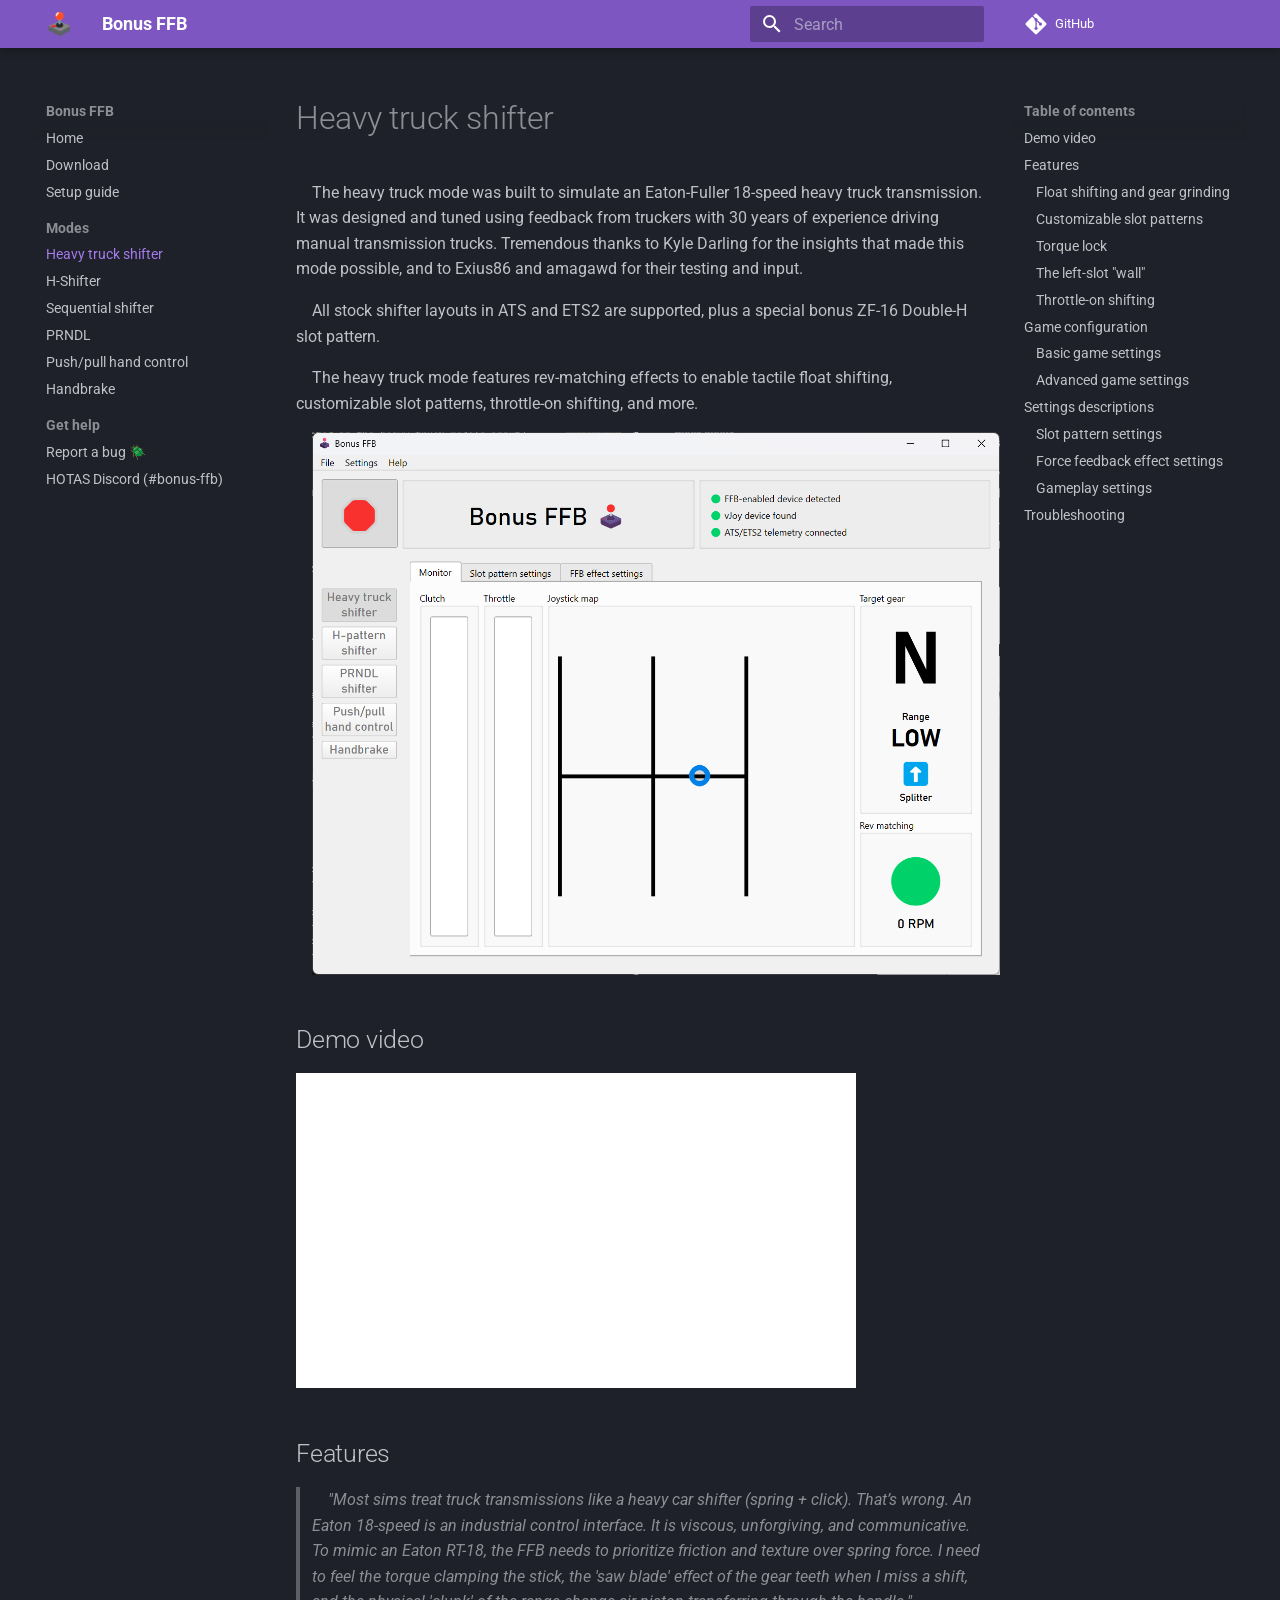
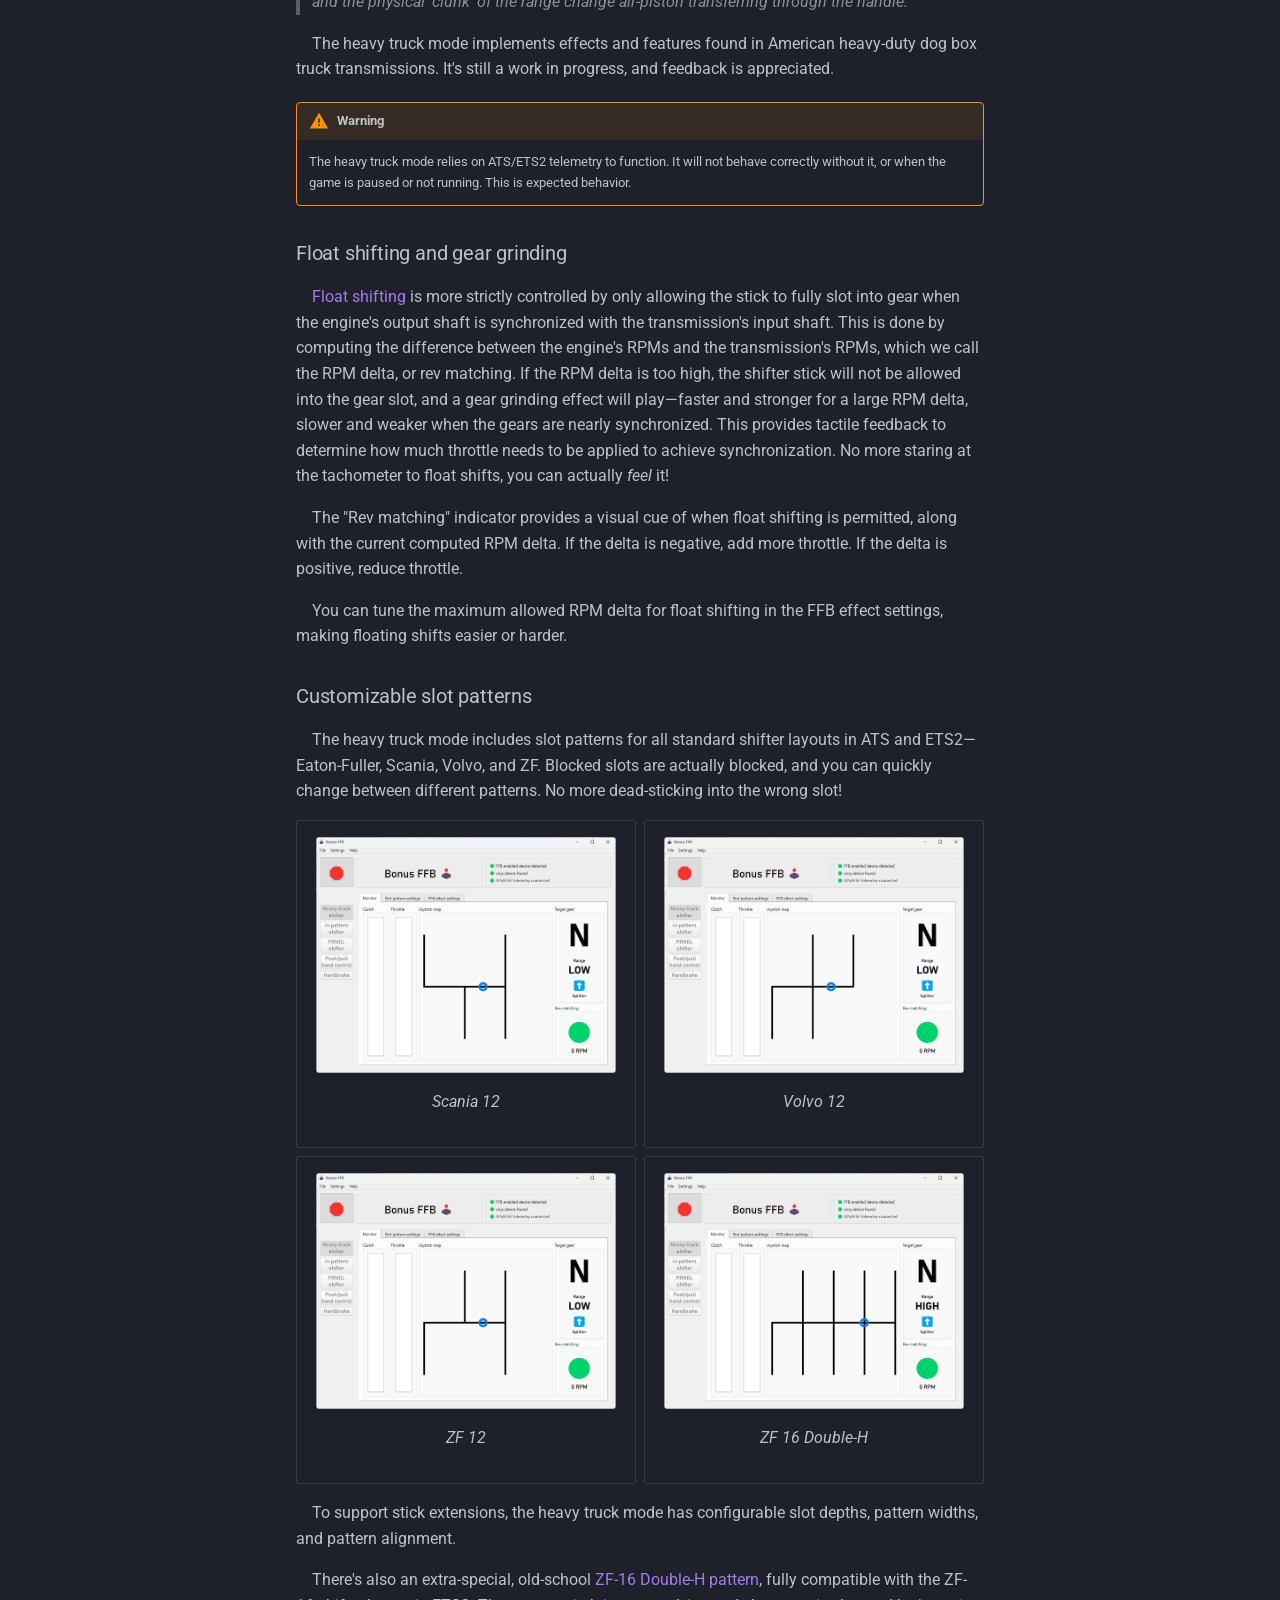
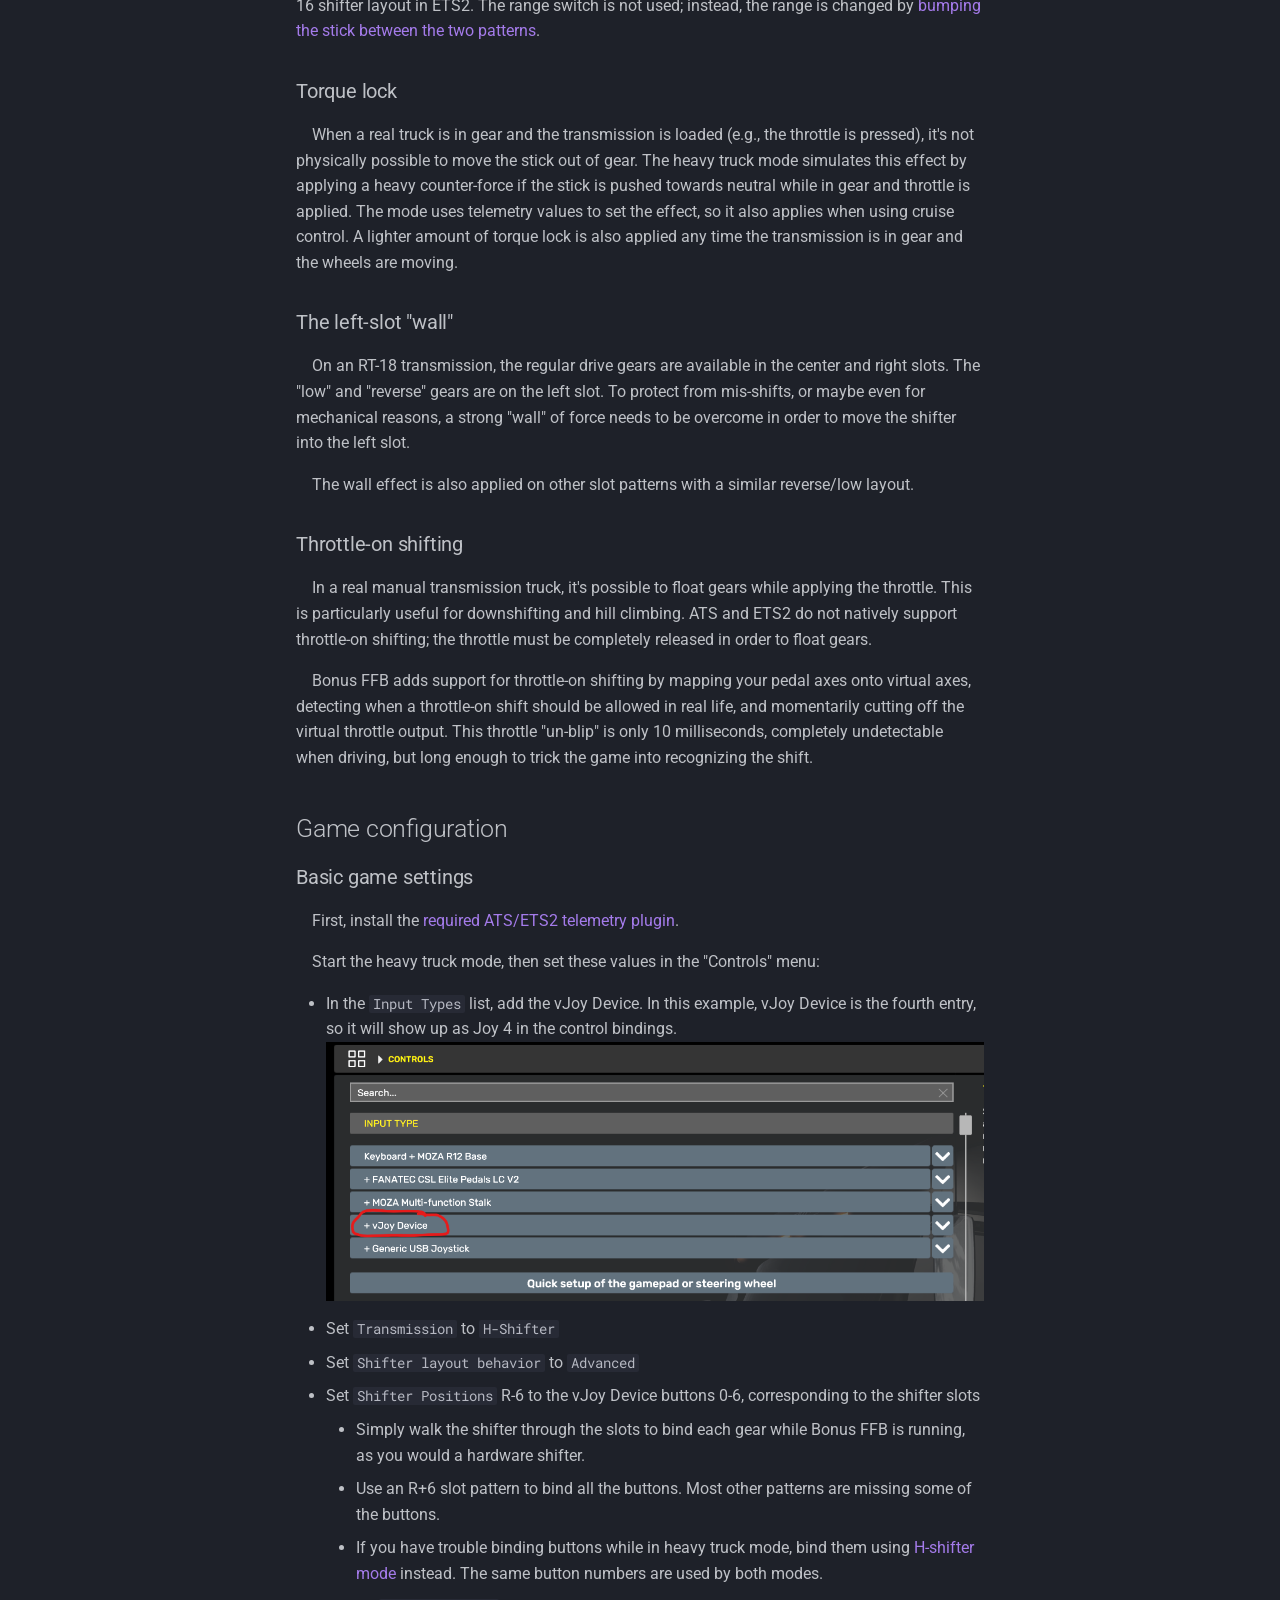
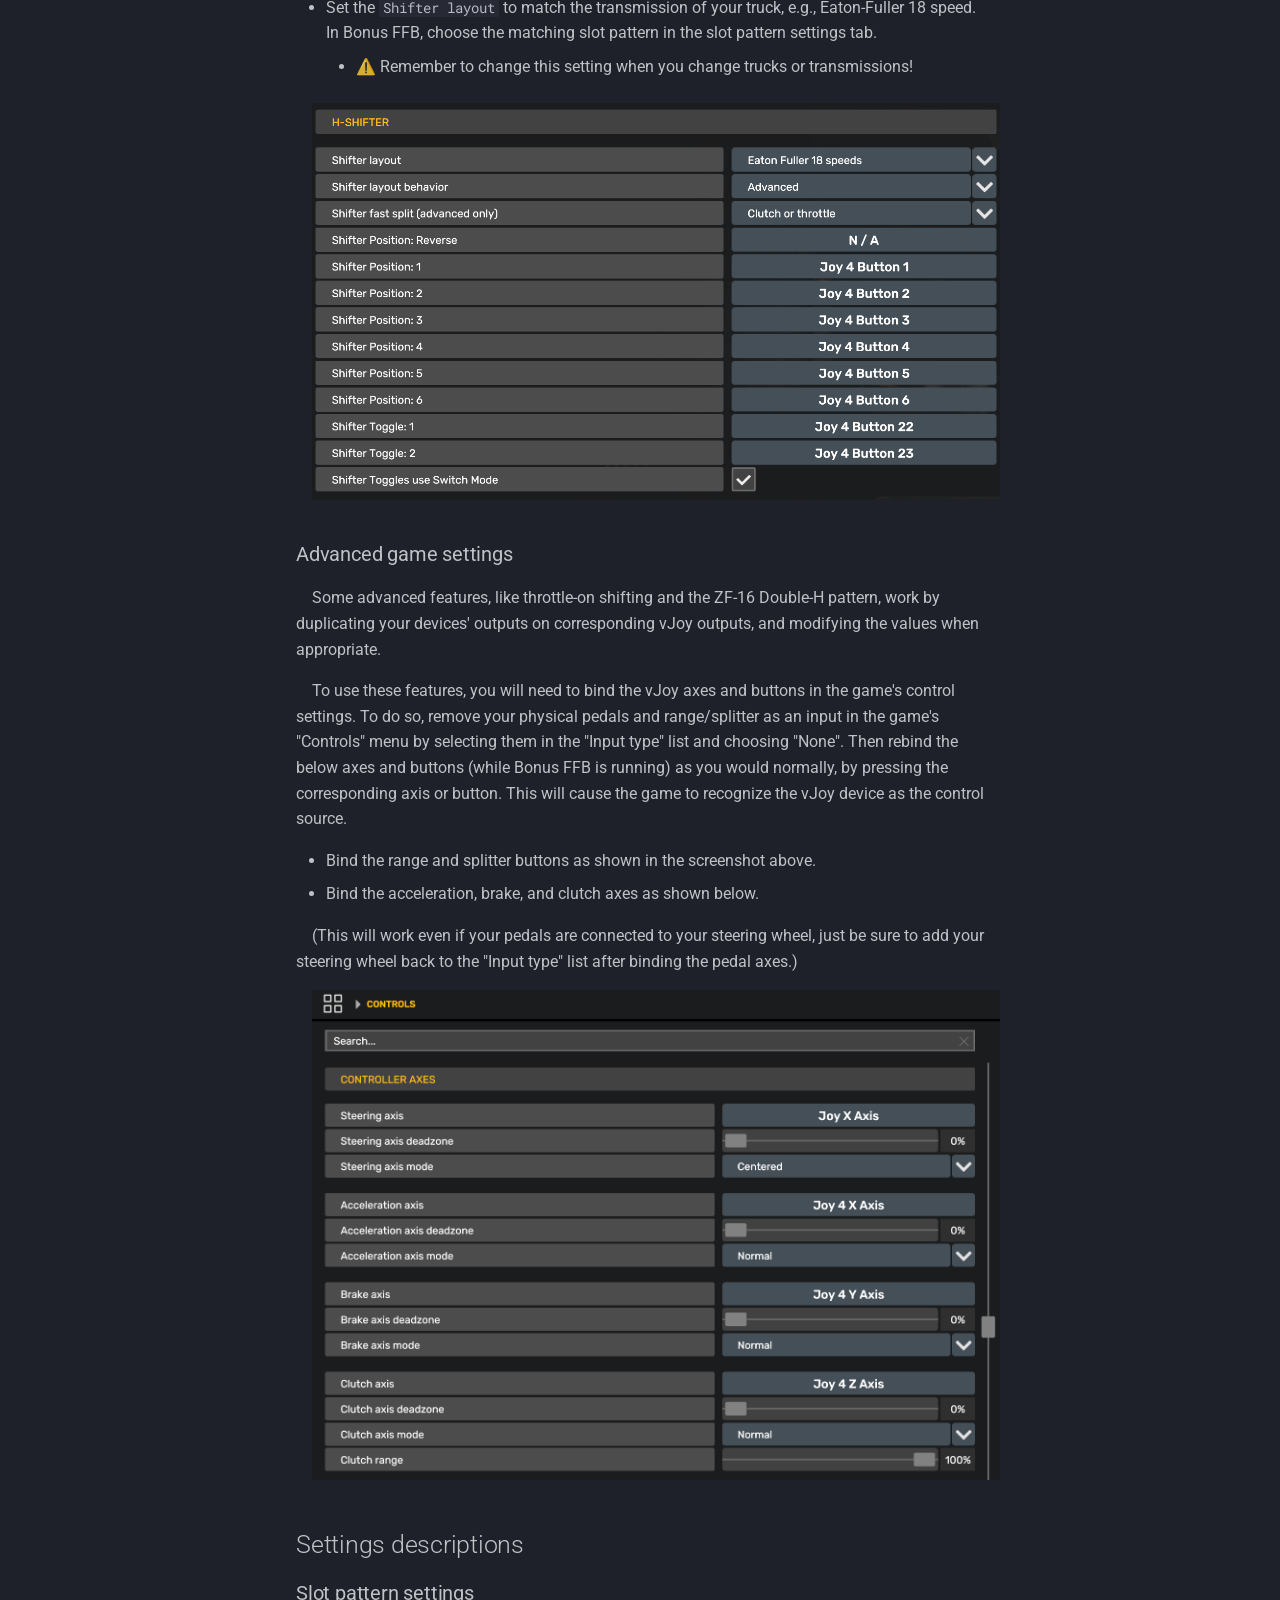
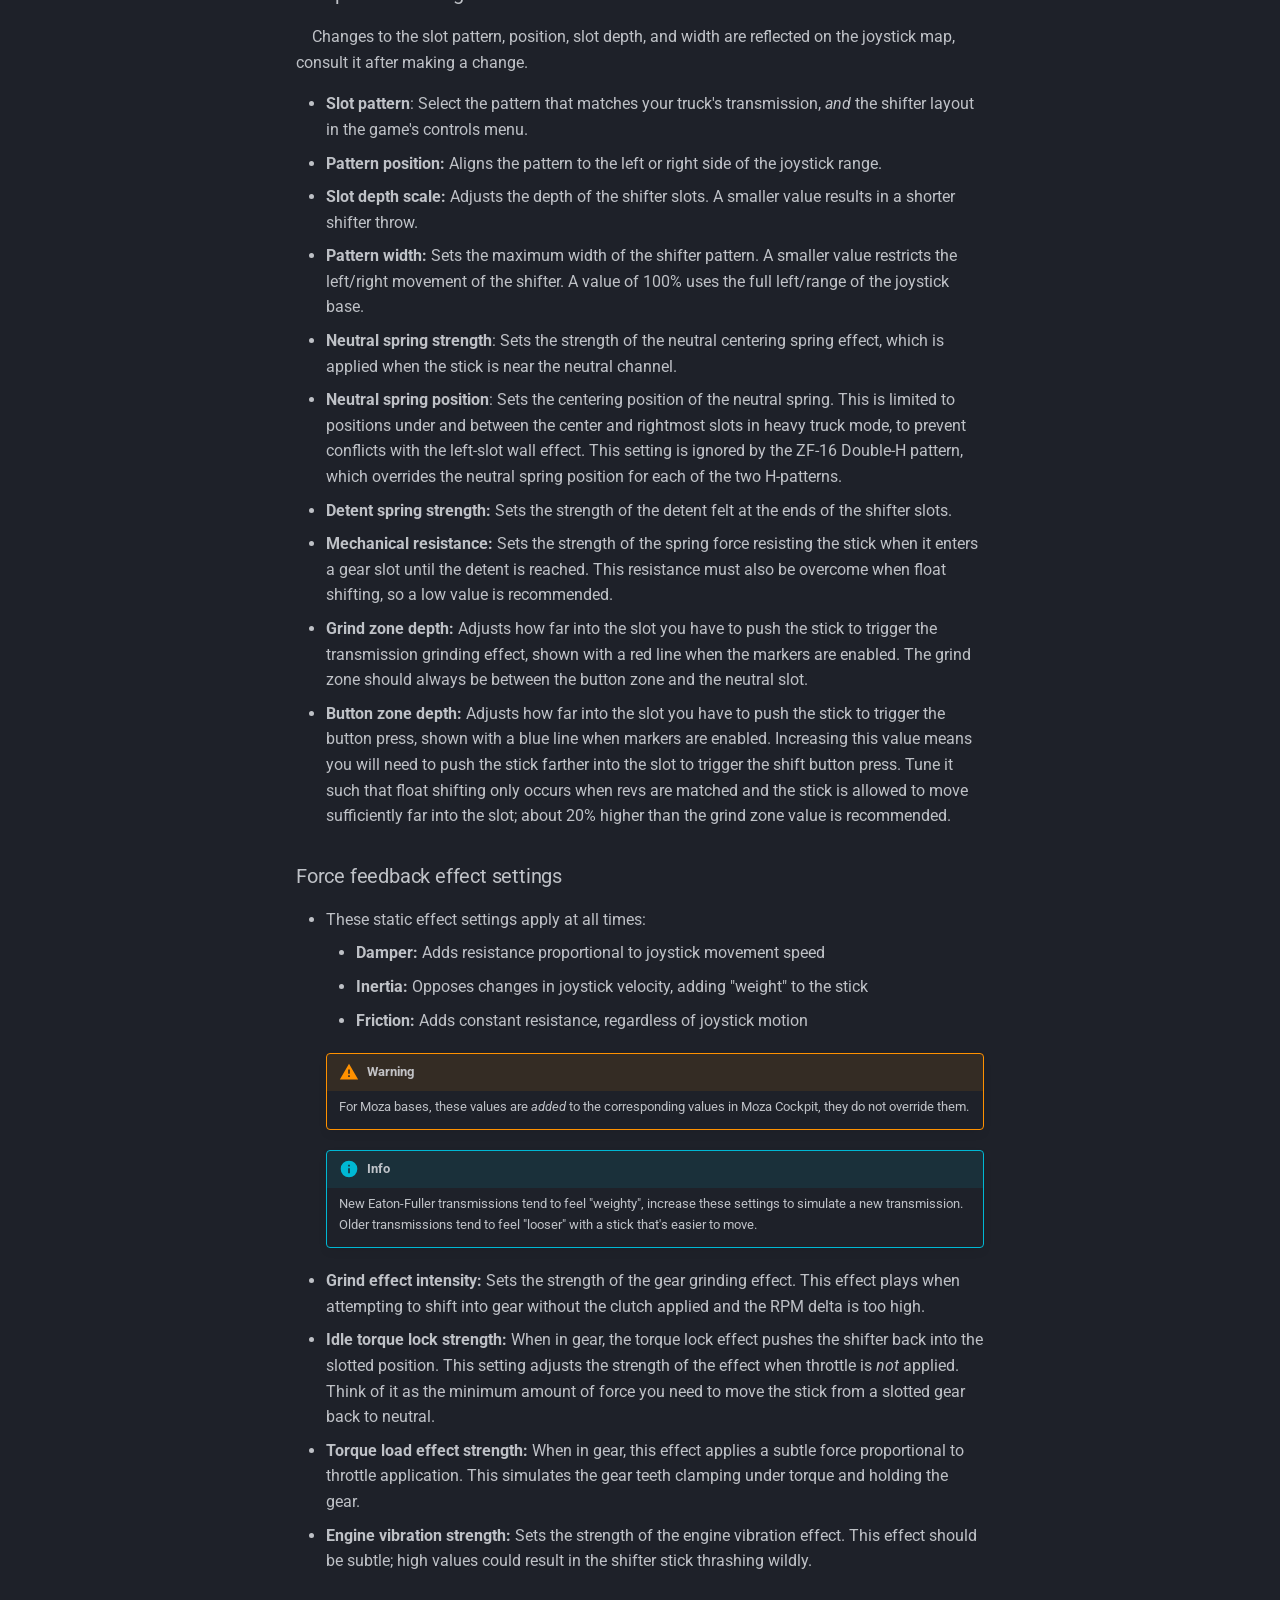
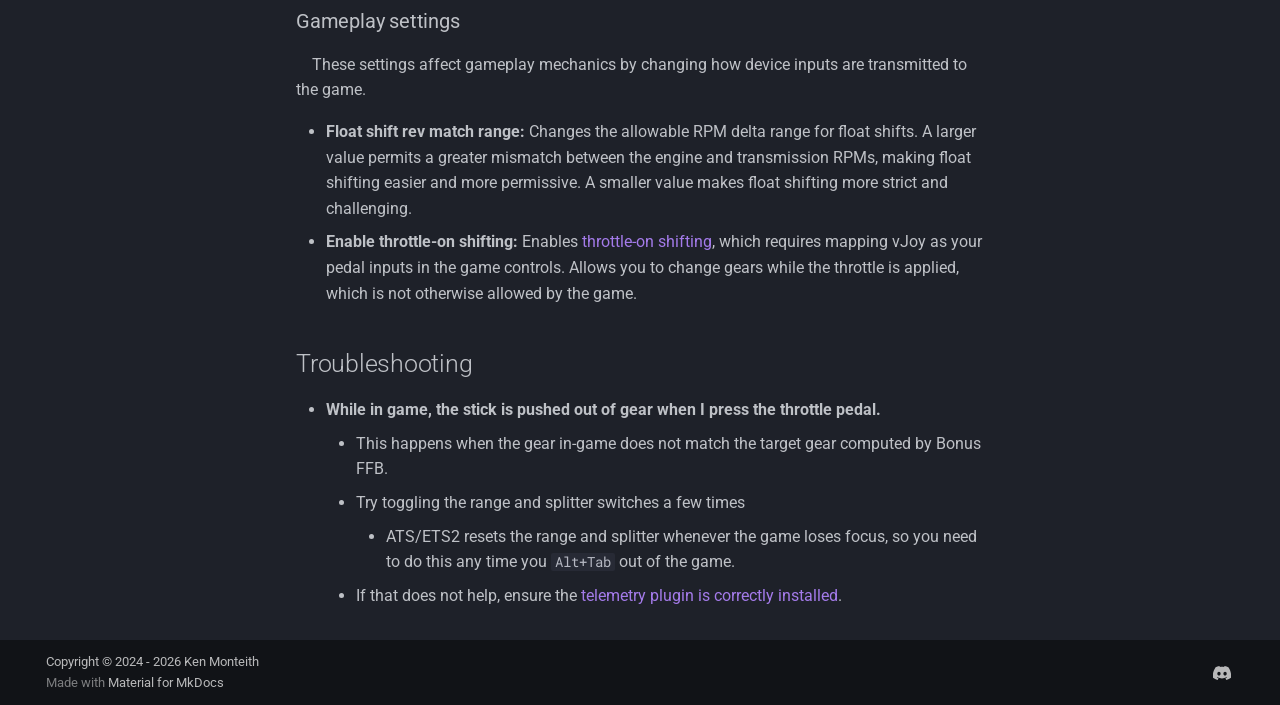
<file: heavytruck/index.html>
<!doctype html>
<html lang="en" class="no-js">
  <head>
    
      <meta charset="utf-8">
      <meta name="viewport" content="width=device-width,initial-scale=1">
      
      
      
        <link rel="canonical" href="https://kgmonteith.github.io/BonusFFB/heavytruck/">
      
      
        <link rel="prev" href="../setup-guide/">
      
      
        <link rel="next" href="../hshifter/">
      
      
        
      
      
      <link rel="icon" href="data:image/svg+xml,<svg xmlns=%22http://www.w3.org/2000/svg%22 viewBox=%220 0 100 100%22><text y=%22.9em%22 font-size=%2290%22>🕹️</text></svg>">
      <meta name="generator" content="mkdocs-1.6.1, mkdocs-material-9.7.7">
    
    
      
        <title>Heavy truck shifter - Bonus FFB</title>
      
    
    
      <link rel="stylesheet" href="../assets/stylesheets/main.ec1eaa64.min.css">
      
        
        <link rel="stylesheet" href="../assets/stylesheets/palette.ab4e12ef.min.css">
      
      


    
    
      
    
    
      
        
        
        <link rel="preconnect" href="https://fonts.gstatic.com" crossorigin>
        <link rel="stylesheet" href="https://fonts.googleapis.com/css?family=Roboto:300,300i,400,400i,700,700i%7CRoboto+Mono:400,400i,700,700i&display=fallback">
        <style>:root{--md-text-font:"Roboto";--md-code-font:"Roboto Mono"}</style>
      
    
    
      <link rel="stylesheet" href="../stylesheets/extra.css">
    
    <script>__md_scope=new URL("..",location),__md_hash=e=>[...e].reduce(((e,_)=>(e<<5)-e+_.charCodeAt(0)),0),__md_get=(e,_=localStorage,t=__md_scope)=>JSON.parse(_.getItem(t.pathname+"."+e)),__md_set=(e,_,t=localStorage,a=__md_scope)=>{try{t.setItem(a.pathname+"."+e,JSON.stringify(_))}catch(e){}}</script>
    
      
  


  
  

<script id="__analytics">function __md_analytics(){function e(){dataLayer.push(arguments)}window.dataLayer=window.dataLayer||[],e("js",new Date),e("config","G-24NFE8C173"),document.addEventListener("DOMContentLoaded",(function(){document.forms.search&&document.forms.search.query.addEventListener("blur",(function(){this.value&&e("event","search",{search_term:this.value})}));document$.subscribe((function(){var t=document.forms.feedback;if(void 0!==t)for(var a of t.querySelectorAll("[type=submit]"))a.addEventListener("click",(function(a){a.preventDefault();var n=document.location.pathname,d=this.getAttribute("data-md-value");e("event","feedback",{page:n,data:d}),t.firstElementChild.disabled=!0;var r=t.querySelector(".md-feedback__note [data-md-value='"+d+"']");r&&(r.hidden=!1)})),t.hidden=!1})),location$.subscribe((function(t){e("config","G-24NFE8C173",{page_path:t.pathname})}))}));var t=document.createElement("script");t.async=!0,t.src="https://www.googletagmanager.com/gtag/js?id=G-24NFE8C173",document.getElementById("__analytics").insertAdjacentElement("afterEnd",t)}</script>
  
    <script>"undefined"!=typeof __md_analytics&&__md_analytics()</script>
  

    
    
  </head>
  
  
    
    
    
    
    
    <body dir="ltr" data-md-color-scheme="slate" data-md-color-primary="deep-purple" data-md-color-accent="deep-purple">
  
    
    <input class="md-toggle" data-md-toggle="drawer" type="checkbox" id="__drawer" autocomplete="off">
    <input class="md-toggle" data-md-toggle="search" type="checkbox" id="__search" autocomplete="off">
    <label class="md-overlay" for="__drawer"></label>
    <div data-md-component="skip">
      
        
        <a href="#heavy-truck-shifter" class="md-skip">
          Skip to content
        </a>
      
    </div>
    <div data-md-component="announce">
      
    </div>
    
    
      

  

<header class="md-header md-header--shadow" data-md-component="header">
  <nav class="md-header__inner md-grid" aria-label="Header">
    <a href=".." title="Bonus FFB" class="md-header__button md-logo" aria-label="Bonus FFB" data-md-component="logo">
      
  <img src="data:image/svg+xml,<svg xmlns=%22http://www.w3.org/2000/svg%22 viewBox=%220 0 100 100%22><text y=%22.9em%22 font-size=%2290%22>🕹️</text></svg>" alt="logo">

    </a>
    <label class="md-header__button md-icon" for="__drawer">
      
      <svg xmlns="http://www.w3.org/2000/svg" viewBox="0 0 24 24"><path d="M3 6h18v2H3zm0 5h18v2H3zm0 5h18v2H3z"/></svg>
    </label>
    <div class="md-header__title" data-md-component="header-title">
      <div class="md-header__ellipsis">
        <div class="md-header__topic">
          <span class="md-ellipsis">
            Bonus FFB
          </span>
        </div>
        <div class="md-header__topic" data-md-component="header-topic">
          <span class="md-ellipsis">
            
              Heavy truck shifter
            
          </span>
        </div>
      </div>
    </div>
    
      
    
    
    
    
      
      
        <label class="md-header__button md-icon" for="__search">
          
          <svg xmlns="http://www.w3.org/2000/svg" viewBox="0 0 24 24"><path d="M9.5 3A6.5 6.5 0 0 1 16 9.5c0 1.61-.59 3.09-1.56 4.23l.27.27h.79l5 5-1.5 1.5-5-5v-.79l-.27-.27A6.52 6.52 0 0 1 9.5 16 6.5 6.5 0 0 1 3 9.5 6.5 6.5 0 0 1 9.5 3m0 2C7 5 5 7 5 9.5S7 14 9.5 14 14 12 14 9.5 12 5 9.5 5"/></svg>
        </label>
        <div class="md-search" data-md-component="search" role="dialog">
  <label class="md-search__overlay" for="__search"></label>
  <div class="md-search__inner" role="search">
    <form class="md-search__form" name="search">
      <input type="text" class="md-search__input" name="query" aria-label="Search" placeholder="Search" autocapitalize="off" autocorrect="off" autocomplete="off" spellcheck="false" data-md-component="search-query" required>
      <label class="md-search__icon md-icon" for="__search">
        
        <svg xmlns="http://www.w3.org/2000/svg" viewBox="0 0 24 24"><path d="M9.5 3A6.5 6.5 0 0 1 16 9.5c0 1.61-.59 3.09-1.56 4.23l.27.27h.79l5 5-1.5 1.5-5-5v-.79l-.27-.27A6.52 6.52 0 0 1 9.5 16 6.5 6.5 0 0 1 3 9.5 6.5 6.5 0 0 1 9.5 3m0 2C7 5 5 7 5 9.5S7 14 9.5 14 14 12 14 9.5 12 5 9.5 5"/></svg>
        
        <svg xmlns="http://www.w3.org/2000/svg" viewBox="0 0 24 24"><path d="M20 11v2H8l5.5 5.5-1.42 1.42L4.16 12l7.92-7.92L13.5 5.5 8 11z"/></svg>
      </label>
      <nav class="md-search__options" aria-label="Search">
        
        <button type="reset" class="md-search__icon md-icon" title="Clear" aria-label="Clear" tabindex="-1">
          
          <svg xmlns="http://www.w3.org/2000/svg" viewBox="0 0 24 24"><path d="M19 6.41 17.59 5 12 10.59 6.41 5 5 6.41 10.59 12 5 17.59 6.41 19 12 13.41 17.59 19 19 17.59 13.41 12z"/></svg>
        </button>
      </nav>
      
    </form>
    <div class="md-search__output">
      <div class="md-search__scrollwrap" tabindex="0" data-md-scrollfix>
        <div class="md-search-result" data-md-component="search-result">
          <div class="md-search-result__meta">
            Initializing search
          </div>
          <ol class="md-search-result__list" role="presentation"></ol>
        </div>
      </div>
    </div>
  </div>
</div>
      
    
    
      <div class="md-header__source">
        <a href="https://github.com/kgmonteith/BonusFFB" title="Go to repository" class="md-source" data-md-component="source">
  <div class="md-source__icon md-icon">
    
    <svg xmlns="http://www.w3.org/2000/svg" viewBox="0 0 448 512"><!--! Font Awesome Free 7.1.0 by @fontawesome - https://fontawesome.com License - https://fontawesome.com/license/free (Icons: CC BY 4.0, Fonts: SIL OFL 1.1, Code: MIT License) Copyright 2025 Fonticons, Inc.--><path d="M439.6 236.1 244 40.5c-5.4-5.5-12.8-8.5-20.4-8.5s-15 3-20.4 8.4L162.5 81l51.5 51.5c27.1-9.1 52.7 16.8 43.4 43.7l49.7 49.7c34.2-11.8 61.2 31 35.5 56.7-26.5 26.5-70.2-2.9-56-37.3L240.3 199v121.9c25.3 12.5 22.3 41.8 9.1 55-6.4 6.4-15.2 10.1-24.3 10.1s-17.8-3.6-24.3-10.1c-17.6-17.6-11.1-46.9 11.2-56v-123c-20.8-8.5-24.6-30.7-18.6-45L142.6 101 8.5 235.1C3 240.6 0 247.9 0 255.5s3 15 8.5 20.4l195.6 195.7c5.4 5.4 12.7 8.4 20.4 8.4s15-3 20.4-8.4l194.7-194.7c5.4-5.4 8.4-12.8 8.4-20.4s-3-15-8.4-20.4"/></svg>
  </div>
  <div class="md-source__repository">
    GitHub
  </div>
</a>
      </div>
    
  </nav>
  
</header>
    
    <div class="md-container" data-md-component="container">
      
      
        
          
        
      
      <main class="md-main" data-md-component="main">
        <div class="md-main__inner md-grid">
          
            
              
              <div class="md-sidebar md-sidebar--primary" data-md-component="sidebar" data-md-type="navigation" >
                <div class="md-sidebar__scrollwrap">
                  <div class="md-sidebar__inner">
                    



<nav class="md-nav md-nav--primary" aria-label="Navigation" data-md-level="0">
  <label class="md-nav__title" for="__drawer">
    <a href=".." title="Bonus FFB" class="md-nav__button md-logo" aria-label="Bonus FFB" data-md-component="logo">
      
  <img src="data:image/svg+xml,<svg xmlns=%22http://www.w3.org/2000/svg%22 viewBox=%220 0 100 100%22><text y=%22.9em%22 font-size=%2290%22>🕹️</text></svg>" alt="logo">

    </a>
    Bonus FFB
  </label>
  
    <div class="md-nav__source">
      <a href="https://github.com/kgmonteith/BonusFFB" title="Go to repository" class="md-source" data-md-component="source">
  <div class="md-source__icon md-icon">
    
    <svg xmlns="http://www.w3.org/2000/svg" viewBox="0 0 448 512"><!--! Font Awesome Free 7.1.0 by @fontawesome - https://fontawesome.com License - https://fontawesome.com/license/free (Icons: CC BY 4.0, Fonts: SIL OFL 1.1, Code: MIT License) Copyright 2025 Fonticons, Inc.--><path d="M439.6 236.1 244 40.5c-5.4-5.5-12.8-8.5-20.4-8.5s-15 3-20.4 8.4L162.5 81l51.5 51.5c27.1-9.1 52.7 16.8 43.4 43.7l49.7 49.7c34.2-11.8 61.2 31 35.5 56.7-26.5 26.5-70.2-2.9-56-37.3L240.3 199v121.9c25.3 12.5 22.3 41.8 9.1 55-6.4 6.4-15.2 10.1-24.3 10.1s-17.8-3.6-24.3-10.1c-17.6-17.6-11.1-46.9 11.2-56v-123c-20.8-8.5-24.6-30.7-18.6-45L142.6 101 8.5 235.1C3 240.6 0 247.9 0 255.5s3 15 8.5 20.4l195.6 195.7c5.4 5.4 12.7 8.4 20.4 8.4s15-3 20.4-8.4l194.7-194.7c5.4-5.4 8.4-12.8 8.4-20.4s-3-15-8.4-20.4"/></svg>
  </div>
  <div class="md-source__repository">
    GitHub
  </div>
</a>
    </div>
  
  <ul class="md-nav__list" data-md-scrollfix>
    
      
      
  
  
  
  
    <li class="md-nav__item">
      <a href=".." class="md-nav__link">
        
  
  
  <span class="md-ellipsis">
    
  
    Home
  

    
  </span>
  
  

      </a>
    </li>
  

    
      
      
  
  
  
  
    <li class="md-nav__item">
      <a href="https://github.com/kgmonteith/BonusFFB/releases?q=prerelease%3Afalse" class="md-nav__link">
        
  
  
  <span class="md-ellipsis">
    
  
    Download
  

    
  </span>
  
  

      </a>
    </li>
  

    
      
      
  
  
  
  
    <li class="md-nav__item">
      <a href="../setup-guide/" class="md-nav__link">
        
  
  
  <span class="md-ellipsis">
    
  
    Setup guide
  

    
  </span>
  
  

      </a>
    </li>
  

    
      
      
  
  
    
  
  
  
    
    
    
    
      
        
        
      
    
    
    <li class="md-nav__item md-nav__item--active md-nav__item--section md-nav__item--nested">
      
        
        
        <input class="md-nav__toggle md-toggle " type="checkbox" id="__nav_4" checked>
        
          
          <label class="md-nav__link" for="__nav_4" id="__nav_4_label" tabindex="">
            
  
  
  <span class="md-ellipsis">
    
  
    Modes
  

    
  </span>
  
  

            <span class="md-nav__icon md-icon"></span>
          </label>
        
        <nav class="md-nav" data-md-level="1" aria-labelledby="__nav_4_label" aria-expanded="true">
          <label class="md-nav__title" for="__nav_4">
            <span class="md-nav__icon md-icon"></span>
            
  
    Modes
  

          </label>
          <ul class="md-nav__list" data-md-scrollfix>
            
              
                
  
  
    
  
  
  
    <li class="md-nav__item md-nav__item--active">
      
      <input class="md-nav__toggle md-toggle" type="checkbox" id="__toc">
      
      
        
      
      
        <label class="md-nav__link md-nav__link--active" for="__toc">
          
  
  
  <span class="md-ellipsis">
    
  
    Heavy truck shifter
  

    
  </span>
  
  

          <span class="md-nav__icon md-icon"></span>
        </label>
      
      <a href="./" class="md-nav__link md-nav__link--active">
        
  
  
  <span class="md-ellipsis">
    
  
    Heavy truck shifter
  

    
  </span>
  
  

      </a>
      
        

<nav class="md-nav md-nav--secondary" aria-label="Table of contents">
  
  
  
    
  
  
    <label class="md-nav__title" for="__toc">
      <span class="md-nav__icon md-icon"></span>
      Table of contents
    </label>
    <ul class="md-nav__list" data-md-component="toc" data-md-scrollfix>
      
        <li class="md-nav__item">
  <a href="#demo-video" class="md-nav__link">
    <span class="md-ellipsis">
      
        Demo video
      
    </span>
  </a>
  
</li>
      
        <li class="md-nav__item">
  <a href="#features" class="md-nav__link">
    <span class="md-ellipsis">
      
        Features
      
    </span>
  </a>
  
    <nav class="md-nav" aria-label="Features">
      <ul class="md-nav__list">
        
          <li class="md-nav__item">
  <a href="#float-shifting-and-gear-grinding" class="md-nav__link">
    <span class="md-ellipsis">
      
        Float shifting and gear grinding
      
    </span>
  </a>
  
</li>
        
          <li class="md-nav__item">
  <a href="#customizable-slot-patterns" class="md-nav__link">
    <span class="md-ellipsis">
      
        Customizable slot patterns
      
    </span>
  </a>
  
</li>
        
          <li class="md-nav__item">
  <a href="#torque-lock" class="md-nav__link">
    <span class="md-ellipsis">
      
        Torque lock
      
    </span>
  </a>
  
</li>
        
          <li class="md-nav__item">
  <a href="#the-left-slot-wall" class="md-nav__link">
    <span class="md-ellipsis">
      
        The left-slot "wall"
      
    </span>
  </a>
  
</li>
        
          <li class="md-nav__item">
  <a href="#throttle-on-shifting" class="md-nav__link">
    <span class="md-ellipsis">
      
        Throttle-on shifting
      
    </span>
  </a>
  
</li>
        
      </ul>
    </nav>
  
</li>
      
        <li class="md-nav__item">
  <a href="#game-configuration" class="md-nav__link">
    <span class="md-ellipsis">
      
        Game configuration
      
    </span>
  </a>
  
    <nav class="md-nav" aria-label="Game configuration">
      <ul class="md-nav__list">
        
          <li class="md-nav__item">
  <a href="#basic-game-settings" class="md-nav__link">
    <span class="md-ellipsis">
      
        Basic game settings
      
    </span>
  </a>
  
</li>
        
          <li class="md-nav__item">
  <a href="#advanced-game-settings" class="md-nav__link">
    <span class="md-ellipsis">
      
        Advanced game settings
      
    </span>
  </a>
  
</li>
        
      </ul>
    </nav>
  
</li>
      
        <li class="md-nav__item">
  <a href="#settings-descriptions" class="md-nav__link">
    <span class="md-ellipsis">
      
        Settings descriptions
      
    </span>
  </a>
  
    <nav class="md-nav" aria-label="Settings descriptions">
      <ul class="md-nav__list">
        
          <li class="md-nav__item">
  <a href="#slot-pattern-settings" class="md-nav__link">
    <span class="md-ellipsis">
      
        Slot pattern settings
      
    </span>
  </a>
  
</li>
        
          <li class="md-nav__item">
  <a href="#force-feedback-effect-settings" class="md-nav__link">
    <span class="md-ellipsis">
      
        Force feedback effect settings
      
    </span>
  </a>
  
</li>
        
          <li class="md-nav__item">
  <a href="#gameplay-settings" class="md-nav__link">
    <span class="md-ellipsis">
      
        Gameplay settings
      
    </span>
  </a>
  
</li>
        
      </ul>
    </nav>
  
</li>
      
        <li class="md-nav__item">
  <a href="#troubleshooting" class="md-nav__link">
    <span class="md-ellipsis">
      
        Troubleshooting
      
    </span>
  </a>
  
</li>
      
    </ul>
  
</nav>
      
    </li>
  

              
            
              
                
  
  
  
  
    <li class="md-nav__item">
      <a href="../hshifter/" class="md-nav__link">
        
  
  
  <span class="md-ellipsis">
    
  
    H-Shifter
  

    
  </span>
  
  

      </a>
    </li>
  

              
            
              
                
  
  
  
  
    <li class="md-nav__item">
      <a href="../seqshifter/" class="md-nav__link">
        
  
  
  <span class="md-ellipsis">
    
  
    Sequential shifter
  

    
  </span>
  
  

      </a>
    </li>
  

              
            
              
                
  
  
  
  
    <li class="md-nav__item">
      <a href="../prndl/" class="md-nav__link">
        
  
  
  <span class="md-ellipsis">
    
  
    PRNDL
  

    
  </span>
  
  

      </a>
    </li>
  

              
            
              
                
  
  
  
  
    <li class="md-nav__item">
      <a href="../pphc/" class="md-nav__link">
        
  
  
  <span class="md-ellipsis">
    
  
    Push/pull hand control
  

    
  </span>
  
  

      </a>
    </li>
  

              
            
              
                
  
  
  
  
    <li class="md-nav__item">
      <a href="../handbrake/" class="md-nav__link">
        
  
  
  <span class="md-ellipsis">
    
  
    Handbrake
  

    
  </span>
  
  

      </a>
    </li>
  

              
            
          </ul>
        </nav>
      
    </li>
  

    
      
      
  
  
  
  
    
    
    
    
      
        
        
      
    
    
    <li class="md-nav__item md-nav__item--section md-nav__item--nested">
      
        
        
        <input class="md-nav__toggle md-toggle " type="checkbox" id="__nav_5" >
        
          
          <label class="md-nav__link" for="__nav_5" id="__nav_5_label" tabindex="">
            
  
  
  <span class="md-ellipsis">
    
  
    Get help
  

    
  </span>
  
  

            <span class="md-nav__icon md-icon"></span>
          </label>
        
        <nav class="md-nav" data-md-level="1" aria-labelledby="__nav_5_label" aria-expanded="false">
          <label class="md-nav__title" for="__nav_5">
            <span class="md-nav__icon md-icon"></span>
            
  
    Get help
  

          </label>
          <ul class="md-nav__list" data-md-scrollfix>
            
              
                
  
  
  
  
    <li class="md-nav__item">
      <a href="https://github.com/kgmonteith/BonusFFB/issues" class="md-nav__link">
        
  
  
  <span class="md-ellipsis">
    
  
    Report a bug 🪲
  

    
  </span>
  
  

      </a>
    </li>
  

              
            
              
                
  
  
  
  
    <li class="md-nav__item">
      <a href="https://discord.gg/hotas" class="md-nav__link">
        
  
  
  <span class="md-ellipsis">
    
  
    HOTAS Discord (#bonus-ffb)
  

    
  </span>
  
  

      </a>
    </li>
  

              
            
          </ul>
        </nav>
      
    </li>
  

    
  </ul>
</nav>
                  </div>
                </div>
              </div>
            
            
              
              <div class="md-sidebar md-sidebar--secondary" data-md-component="sidebar" data-md-type="toc" >
                <div class="md-sidebar__scrollwrap">
                  <div class="md-sidebar__inner">
                    

<nav class="md-nav md-nav--secondary" aria-label="Table of contents">
  
  
  
    
  
  
    <label class="md-nav__title" for="__toc">
      <span class="md-nav__icon md-icon"></span>
      Table of contents
    </label>
    <ul class="md-nav__list" data-md-component="toc" data-md-scrollfix>
      
        <li class="md-nav__item">
  <a href="#demo-video" class="md-nav__link">
    <span class="md-ellipsis">
      
        Demo video
      
    </span>
  </a>
  
</li>
      
        <li class="md-nav__item">
  <a href="#features" class="md-nav__link">
    <span class="md-ellipsis">
      
        Features
      
    </span>
  </a>
  
    <nav class="md-nav" aria-label="Features">
      <ul class="md-nav__list">
        
          <li class="md-nav__item">
  <a href="#float-shifting-and-gear-grinding" class="md-nav__link">
    <span class="md-ellipsis">
      
        Float shifting and gear grinding
      
    </span>
  </a>
  
</li>
        
          <li class="md-nav__item">
  <a href="#customizable-slot-patterns" class="md-nav__link">
    <span class="md-ellipsis">
      
        Customizable slot patterns
      
    </span>
  </a>
  
</li>
        
          <li class="md-nav__item">
  <a href="#torque-lock" class="md-nav__link">
    <span class="md-ellipsis">
      
        Torque lock
      
    </span>
  </a>
  
</li>
        
          <li class="md-nav__item">
  <a href="#the-left-slot-wall" class="md-nav__link">
    <span class="md-ellipsis">
      
        The left-slot "wall"
      
    </span>
  </a>
  
</li>
        
          <li class="md-nav__item">
  <a href="#throttle-on-shifting" class="md-nav__link">
    <span class="md-ellipsis">
      
        Throttle-on shifting
      
    </span>
  </a>
  
</li>
        
      </ul>
    </nav>
  
</li>
      
        <li class="md-nav__item">
  <a href="#game-configuration" class="md-nav__link">
    <span class="md-ellipsis">
      
        Game configuration
      
    </span>
  </a>
  
    <nav class="md-nav" aria-label="Game configuration">
      <ul class="md-nav__list">
        
          <li class="md-nav__item">
  <a href="#basic-game-settings" class="md-nav__link">
    <span class="md-ellipsis">
      
        Basic game settings
      
    </span>
  </a>
  
</li>
        
          <li class="md-nav__item">
  <a href="#advanced-game-settings" class="md-nav__link">
    <span class="md-ellipsis">
      
        Advanced game settings
      
    </span>
  </a>
  
</li>
        
      </ul>
    </nav>
  
</li>
      
        <li class="md-nav__item">
  <a href="#settings-descriptions" class="md-nav__link">
    <span class="md-ellipsis">
      
        Settings descriptions
      
    </span>
  </a>
  
    <nav class="md-nav" aria-label="Settings descriptions">
      <ul class="md-nav__list">
        
          <li class="md-nav__item">
  <a href="#slot-pattern-settings" class="md-nav__link">
    <span class="md-ellipsis">
      
        Slot pattern settings
      
    </span>
  </a>
  
</li>
        
          <li class="md-nav__item">
  <a href="#force-feedback-effect-settings" class="md-nav__link">
    <span class="md-ellipsis">
      
        Force feedback effect settings
      
    </span>
  </a>
  
</li>
        
          <li class="md-nav__item">
  <a href="#gameplay-settings" class="md-nav__link">
    <span class="md-ellipsis">
      
        Gameplay settings
      
    </span>
  </a>
  
</li>
        
      </ul>
    </nav>
  
</li>
      
        <li class="md-nav__item">
  <a href="#troubleshooting" class="md-nav__link">
    <span class="md-ellipsis">
      
        Troubleshooting
      
    </span>
  </a>
  
</li>
      
    </ul>
  
</nav>
                  </div>
                </div>
              </div>
            
          
          
            <div class="md-content" data-md-component="content">
              
              <article class="md-content__inner md-typeset">
                
                  


  
  


<h1 id="heavy-truck-shifter">Heavy truck shifter</h1>
<p>The heavy truck mode was built to simulate an Eaton-Fuller 18-speed heavy truck transmission. It was designed and tuned using feedback from truckers with 30 years of experience driving manual transmission trucks. Tremendous thanks to Kyle Darling for the insights that made this mode possible, and to Exius86 and amagawd for their testing and input.</p>
<p>All stock shifter layouts in ATS and ETS2 are supported, plus a special bonus ZF-16 Double-H slot pattern.</p>
<p>The heavy truck mode features rev-matching effects to enable tactile float shifting, customizable slot patterns, throttle-on shifting, and more.</p>
<p><img alt="Heavy truck mode" src="../images/heavytruck-screenshot.png" /> </p>
<h2 id="demo-video">Demo video</h2>
<iframe width="560" height="315" src="https://www.youtube.com/embed/jpJpm_i2g7c?si=2uIfv2SdnJ3C_SHS" title="YouTube video player" frameborder="0" allow="accelerometer; autoplay; clipboard-write; encrypted-media; gyroscope; picture-in-picture; web-share" referrerpolicy="strict-origin-when-cross-origin" allowfullscreen></iframe>

<h2 id="features">Features</h2>
<blockquote>
<p><em>"Most sims treat truck transmissions like a heavy car shifter (spring + click). That’s wrong. An Eaton 18-speed is an industrial control interface. It is viscous, unforgiving, and communicative. To mimic an Eaton RT-18, the FFB needs to prioritize friction and texture over spring force. I need to feel the torque clamping the stick, the 'saw blade' effect of the gear teeth when I miss a shift, and the physical 'clunk' of the range change air-piston transferring through the handle."</em></p>
</blockquote>
<p>The heavy truck mode implements effects and features found in American heavy-duty dog box truck transmissions. It's still a work in progress, and feedback is appreciated.</p>
<div class="admonition warning">
<p class="admonition-title">Warning</p>
<p>The heavy truck mode relies on ATS/ETS2 telemetry to function. It will not behave correctly without it, or when the game is paused or not running. This is expected behavior.</p>
</div>
<h3 id="float-shifting-and-gear-grinding">Float shifting and gear grinding</h3>
<p><a href="https://en.wikipedia.org/wiki/Float_shifting">Float shifting</a> is more strictly controlled by only allowing the stick to fully slot into gear when the engine's output shaft is synchronized with the transmission's input shaft. This is done by computing the difference between the engine's RPMs and the transmission's RPMs, which we call the RPM delta, or rev matching. If the RPM delta is too high, the shifter stick will not be allowed into the gear slot, and a gear grinding effect will play&mdash;faster and stronger for a large RPM delta, slower and weaker when the gears are nearly synchronized. This provides tactile feedback to determine how much throttle needs to be applied to achieve synchronization. No more staring at the tachometer to float shifts, you can actually <em>feel</em> it!</p>
<p>The "Rev matching" indicator provides a visual cue of when float shifting is permitted, along with the current computed RPM delta. If the delta is negative, add more throttle. If the delta is positive, reduce throttle.</p>
<p>You can tune the maximum allowed RPM delta for float shifting in the FFB effect settings, making floating shifts easier or harder.</p>
<h3 id="customizable-slot-patterns">Customizable slot patterns</h3>
<p>The heavy truck mode includes slot patterns for all standard shifter layouts in ATS and ETS2&mdash;Eaton-Fuller, Scania, Volvo, and ZF. Blocked slots are actually blocked, and you can quickly change between different patterns. No more dead-sticking into the wrong slot!</p>
<div class="grid cards">
<ul>
<li><figure markdown="span">
    <img alt="Image title" src="../images/heavytruck-scania-12.png" width="300" />
    <figcaption>Scania 12</figcaption>
  </figure></li>
<li><figure markdown="span">
    <img alt="Image title" src="../images/heavytruck-volvo-12.png" width="300" />
    <figcaption>Volvo 12</figcaption>
  </figure></li>
<li><figure markdown="span">
    <img alt="Image title" src="../images/heavytruck-zf-12.png" width="300" />
    <figcaption>ZF 12</figcaption>
  </figure></li>
<li><figure markdown="span">
    <img alt="Image title" src="../images/heavytruck-zf-16-doubleh.png" width="300" />
    <figcaption>ZF 16 Double-H</figcaption>
  </figure></li>
</ul>
</div>
<p>To support stick extensions, the heavy truck mode has configurable slot depths, pattern widths, and pattern alignment.</p>
<p>There's also an extra-special, old-school <a href="https://www.scribd.com/document/421805601/245068800-ZF-Double-H-Shift-Pattern-pdf">ZF-16 Double-H pattern</a>, fully compatible with the ZF-16 shifter layout in ETS2. The range switch is not used; instead, the range is changed by <a href="https://www.youtube.com/watch?v=ggJv-Rj5_dA">bumping the stick between the two patterns</a>.</p>
<h3 id="torque-lock">Torque lock</h3>
<p>When a real truck is in gear and the transmission is loaded (e.g., the throttle is pressed), it's not physically possible to move the stick out of gear. The heavy truck mode simulates this effect by applying a heavy counter-force if the stick is pushed towards neutral while in gear and throttle is applied. The mode uses telemetry values to set the effect, so it also applies when using cruise control. A lighter amount of torque lock is also applied any time the transmission is in gear and the wheels are moving.</p>
<h3 id="the-left-slot-wall">The left-slot "wall"</h3>
<p>On an RT-18 transmission, the regular drive gears are available in the center and right slots. The "low" and "reverse" gears are on the left slot. To protect from mis-shifts, or maybe even for mechanical reasons, a strong "wall" of force needs to be overcome in order to move the shifter into the left slot.</p>
<p>The wall effect is also applied on other slot patterns with a similar reverse/low layout.</p>
<h3 id="throttle-on-shifting">Throttle-on shifting</h3>
<p>In a real manual transmission truck, it's possible to float gears while applying the throttle. This is particularly useful for downshifting and hill climbing. ATS and ETS2 do not natively support throttle-on shifting; the throttle must be completely released in order to float gears.</p>
<p>Bonus FFB adds support for throttle-on shifting by mapping your pedal axes onto virtual axes, detecting when a throttle-on shift should be allowed in real life, and momentarily cutting off the virtual throttle output. This throttle "un-blip" is only 10 milliseconds, completely undetectable when driving, but long enough to trick the game into recognizing the shift.</p>
<h2 id="game-configuration">Game configuration</h2>
<h3 id="basic-game-settings">Basic game settings</h3>
<p>First, install the <a href="../setup-guide/#3-install-telemetry-plugins">required ATS/ETS2 telemetry plugin</a>.</p>
<p>Start the heavy truck mode, then set these values in the "Controls" menu:</p>
<ul>
<li>In the <code>Input Types</code> list, add the vJoy Device. In this example, vJoy Device is the fourth entry, so it will show up as Joy 4 in the control bindings.
<img alt="ATS vJoy" src="../images/ats-vjoy.png" /> </li>
<li>Set <code>Transmission</code> to <code>H-Shifter</code></li>
<li>Set <code>Shifter layout behavior</code> to <code>Advanced</code></li>
<li>Set <code>Shifter Positions</code> R-6 to the vJoy Device buttons 0-6, corresponding to the shifter slots<ul>
<li>Simply walk the shifter through the slots to bind each gear while Bonus FFB is running, as you would a hardware shifter.</li>
<li>Use an R+6 slot pattern to bind all the buttons. Most other patterns are missing some of the buttons.</li>
<li>If you have trouble binding buttons while in heavy truck mode, bind them using <a href="../hshifter/">H-shifter mode</a> instead. The same button numbers are used by both modes.</li>
</ul>
</li>
<li>Set the <code>Shifter layout</code> to match the transmission of your truck,  e.g., Eaton-Fuller 18 speed. In Bonus FFB, choose the matching slot pattern in the slot pattern settings tab.<ul>
<li>⚠️ Remember to change this setting when you change trucks or transmissions!</li>
</ul>
</li>
</ul>
<p><img alt="ATS Hshifter settings" src="../images/ats-hshifter.png" /></p>
<h3 id="advanced-game-settings">Advanced game settings</h3>
<p>Some advanced features, like throttle-on shifting and the ZF-16 Double-H pattern, work by duplicating your devices' outputs on corresponding vJoy outputs, and modifying the values when appropriate.</p>
<p>To use these features, you will need to bind the vJoy axes and buttons in the game's control settings. To do so, remove your physical pedals and range/splitter as an input in the game's "Controls" menu by selecting them in the "Input type" list and choosing "None". Then rebind the below axes and buttons (while Bonus FFB is running) as you would normally, by pressing the corresponding axis or button. This will cause the game to recognize the vJoy device as the control source.</p>
<ul>
<li>Bind the range and splitter buttons as shown in the screenshot above.</li>
<li>Bind the acceleration, brake, and clutch axes as shown below.</li>
</ul>
<p>(This will work even if your pedals are connected to your steering wheel, just be sure to add your steering wheel back to the "Input type" list after binding the pedal axes.)</p>
<p><img alt="ATS virtual pedal axes" src="../images/ats-pedals.png" /></p>
<h2 id="settings-descriptions">Settings descriptions</h2>
<h3 id="slot-pattern-settings">Slot pattern settings</h3>
<p>Changes to the slot pattern, position, slot depth, and width are reflected on the joystick map, consult it after making a change.</p>
<ul>
<li><strong>Slot pattern</strong>: Select the pattern that matches your truck's transmission, <em>and</em> the shifter layout in the game's controls menu.</li>
<li><strong>Pattern position:</strong> Aligns the pattern to the left or right side of the joystick range.</li>
<li><strong>Slot depth scale:</strong> Adjusts the depth of the shifter slots. A smaller value results in a shorter shifter throw.</li>
<li><strong>Pattern width:</strong> Sets the maximum width of the shifter pattern. A smaller value restricts the left/right movement of the shifter. A value of 100% uses the full left/range of the joystick base. </li>
<li><strong>Neutral spring strength</strong>: Sets the strength of the neutral centering spring effect, which is applied when the stick is near the neutral channel.</li>
<li><strong>Neutral spring position</strong>: Sets the centering position of the neutral spring. This is limited to positions under and between the center and rightmost slots in heavy truck mode, to prevent conflicts with the left-slot wall effect. This setting is ignored by the ZF-16 Double-H pattern, which overrides the neutral spring position for each of the two H-patterns.</li>
<li><strong>Detent spring strength:</strong> Sets the strength of the detent felt at the ends of the shifter slots.</li>
<li><strong>Mechanical resistance:</strong> Sets the strength of the spring force resisting the stick when it enters a gear slot until the detent is reached. This resistance must also be overcome when float shifting, so a low value is recommended.</li>
<li><strong><span id="button-zone-depth">Grind zone depth:</span></strong> Adjusts how far into the slot you have to push the stick to trigger the transmission grinding effect, shown with a red line when the markers are enabled. The grind zone should always be between the button zone and the neutral slot.</li>
<li><strong><span id="button-zone-depth">Button zone depth:</span></strong> Adjusts how far into the slot you have to push the stick to trigger the button press, shown with a blue line when markers are enabled. Increasing this value means you will need to push the stick farther into the slot to trigger the shift button press. Tune it such that float shifting only occurs when revs are matched and the stick is allowed to move sufficiently far into the slot; about 20% higher than the grind zone value is recommended.</li>
</ul>
<h3 id="force-feedback-effect-settings">Force feedback effect settings</h3>
<ul>
<li>These static effect settings apply at all times:<ul>
<li><strong><span id="damper">Damper:</span></strong> Adds resistance proportional to joystick movement speed</li>
<li><strong><span id="inertia">Inertia:</span></strong> Opposes changes in joystick velocity, adding "weight" to the stick</li>
<li><strong><span id="friction">Friction:</span></strong> Adds constant resistance, regardless of joystick motion</li>
</ul>
<div class="admonition warning">
<p class="admonition-title">Warning</p>
<p>For Moza bases, these values are <em>added</em> to the corresponding values in Moza Cockpit, they do not override them.</p>
</div>
<div class="admonition info">
<p class="admonition-title">Info</p>
<p>New Eaton-Fuller transmissions tend to feel "weighty", increase these settings to simulate a new transmission. Older transmissions tend to feel "looser" with a stick that's easier to move.</p>
</div>
</li>
<li><strong><span id="grind-effect-intensity">Grind effect intensity:</span></strong> Sets the strength of the gear grinding effect. This effect plays when attempting to shift into gear without the clutch applied and the RPM delta is too high.</li>
<li><strong><span id="idle-torque-lock-strength">Idle torque lock strength:</span></strong> When in gear, the torque lock effect pushes the shifter back into the slotted position. This setting adjusts the strength of the effect when throttle is <em>not</em> applied. Think of it as the minimum amount of force you need to move the stick from a slotted gear back to neutral.</li>
<li><strong><span id="torque-load-effect-strength">Torque load effect strength:</span></strong> When in gear, this effect applies a subtle force proportional to throttle application. This simulates the gear teeth clamping under torque and holding the gear.</li>
<li><strong><span id="engine-vibration-strength">Engine vibration strength:</span></strong> Sets the strength of the engine vibration effect. This effect should be subtle; high values could result in the shifter stick thrashing wildly.</li>
</ul>
<h3 id="gameplay-settings">Gameplay settings</h3>
<p>These settings affect gameplay mechanics by changing how device inputs are transmitted to the game.</p>
<ul>
<li><strong><span id="max-rpm-delta">Float shift rev match range:</span></strong> Changes the allowable RPM delta range for float shifts. A larger value permits a greater mismatch between the engine and transmission RPMs, making float shifting easier and more permissive. A smaller value makes float shifting more strict and challenging.</li>
<li><strong>Enable throttle-on shifting:</strong> Enables <a href="#throttle-on-shifting">throttle-on shifting</a>, which requires mapping vJoy as your pedal inputs in the game controls. Allows you to change gears while the throttle is applied, which is not otherwise allowed by the game.</li>
</ul>
<h2 id="troubleshooting">Troubleshooting</h2>
<ul>
<li><strong>While in game, the stick is pushed out of gear when I press the throttle pedal.</strong><ul>
<li>This happens when the gear in-game does not match the target gear computed by Bonus FFB.</li>
<li>Try toggling the range and splitter switches a few times<ul>
<li>ATS/ETS2 resets the range and splitter whenever the game loses focus, so you need to do this any time you <code>Alt+Tab</code> out of the game.</li>
</ul>
</li>
<li>If that does not help, ensure the <a href="../setup-guide/#3-install-telemetry-plugins">telemetry plugin is correctly installed</a>.</li>
</ul>
</li>
</ul>









  




                
              </article>
            </div>
          
          
<script>var target=document.getElementById(location.hash.slice(1));target&&target.name&&(target.checked=target.name.startsWith("__tabbed_"))</script>
        </div>
        
      </main>
      
        <footer class="md-footer">
  
  <div class="md-footer-meta md-typeset">
    <div class="md-footer-meta__inner md-grid">
      <div class="md-copyright">
  
    <div class="md-copyright__highlight">
      Copyright &copy; 2024 - 2026 Ken Monteith
    </div>
  
  
    Made with
    <a href="https://squidfunk.github.io/mkdocs-material/" target="_blank" rel="noopener">
      Material for MkDocs
    </a>
  
</div>
      
        
<div class="md-social">
  
    
    
    
    
      
      
    
    <a href="https://discord.gg/hotas" target="_blank" rel="noopener" title="discord.gg" class="md-social__link">
      <svg xmlns="http://www.w3.org/2000/svg" viewBox="0 0 576 512"><!--! Font Awesome Free 7.1.0 by @fontawesome - https://fontawesome.com License - https://fontawesome.com/license/free (Icons: CC BY 4.0, Fonts: SIL OFL 1.1, Code: MIT License) Copyright 2025 Fonticons, Inc.--><path d="M492.5 69.8c-.2-.3-.4-.6-.8-.7-38.1-17.5-78.4-30-119.7-37.1-.4-.1-.8 0-1.1.1s-.6.4-.8.8c-5.5 9.9-10.5 20.2-14.9 30.6-44.6-6.8-89.9-6.8-134.4 0-4.5-10.5-9.5-20.7-15.1-30.6-.2-.3-.5-.6-.8-.8s-.7-.2-1.1-.2C162.5 39 122.2 51.5 84.1 69c-.3.1-.6.4-.8.7C7.1 183.5-13.8 294.6-3.6 404.2c0 .3.1.5.2.8s.3.4.5.6c44.4 32.9 94 58 146.8 74.2.4.1.8.1 1.1 0s.7-.4.9-.7c11.3-15.4 21.4-31.8 30-48.8.1-.2.2-.5.2-.8s0-.5-.1-.8-.2-.5-.4-.6-.4-.3-.7-.4c-15.8-6.1-31.2-13.4-45.9-21.9-.3-.2-.5-.4-.7-.6s-.3-.6-.3-.9 0-.6.2-.9.3-.5.6-.7c3.1-2.3 6.2-4.7 9.1-7.1.3-.2.6-.4.9-.4s.7 0 1 .1c96.2 43.9 200.4 43.9 295.5 0 .3-.1.7-.2 1-.2s.7.2.9.4c2.9 2.4 6 4.9 9.1 7.2.2.2.4.4.6.7s.2.6.2.9-.1.6-.3.9-.4.5-.6.6c-14.7 8.6-30 15.9-45.9 21.8-.2.1-.5.2-.7.4s-.3.4-.4.7-.1.5-.1.8.1.5.2.8c8.8 17 18.8 33.3 30 48.8.2.3.6.6.9.7s.8.1 1.1 0c52.9-16.2 102.6-41.3 147.1-74.2.2-.2.4-.4.5-.6s.2-.5.2-.8c12.3-126.8-20.5-236.9-86.9-334.5zm-302 267.7c-29 0-52.8-26.6-52.8-59.2s23.4-59.2 52.8-59.2c29.7 0 53.3 26.8 52.8 59.2 0 32.7-23.4 59.2-52.8 59.2m195.4 0c-29 0-52.8-26.6-52.8-59.2s23.4-59.2 52.8-59.2c29.7 0 53.3 26.8 52.8 59.2 0 32.7-23.2 59.2-52.8 59.2"/></svg>
    </a>
  
</div>
      
    </div>
  </div>
</footer>
      
    </div>
    <div class="md-dialog" data-md-component="dialog">
      <div class="md-dialog__inner md-typeset"></div>
    </div>
    
    
    
      
      
      <script id="__config" type="application/json">{"annotate": null, "base": "..", "features": ["navigation.sections", "content.footnote.tooltips"], "search": "../assets/javascripts/workers/search.2c215733.min.js", "tags": null, "translations": {"clipboard.copied": "Copied to clipboard", "clipboard.copy": "Copy to clipboard", "search.result.more.one": "1 more on this page", "search.result.more.other": "# more on this page", "search.result.none": "No matching documents", "search.result.one": "1 matching document", "search.result.other": "# matching documents", "search.result.placeholder": "Type to start searching", "search.result.term.missing": "Missing", "select.version": "Select version"}, "version": null}</script>
    
    
      <script src="../assets/javascripts/bundle.d7400e89.min.js"></script>
      
    
  </body>
</html>
</file>
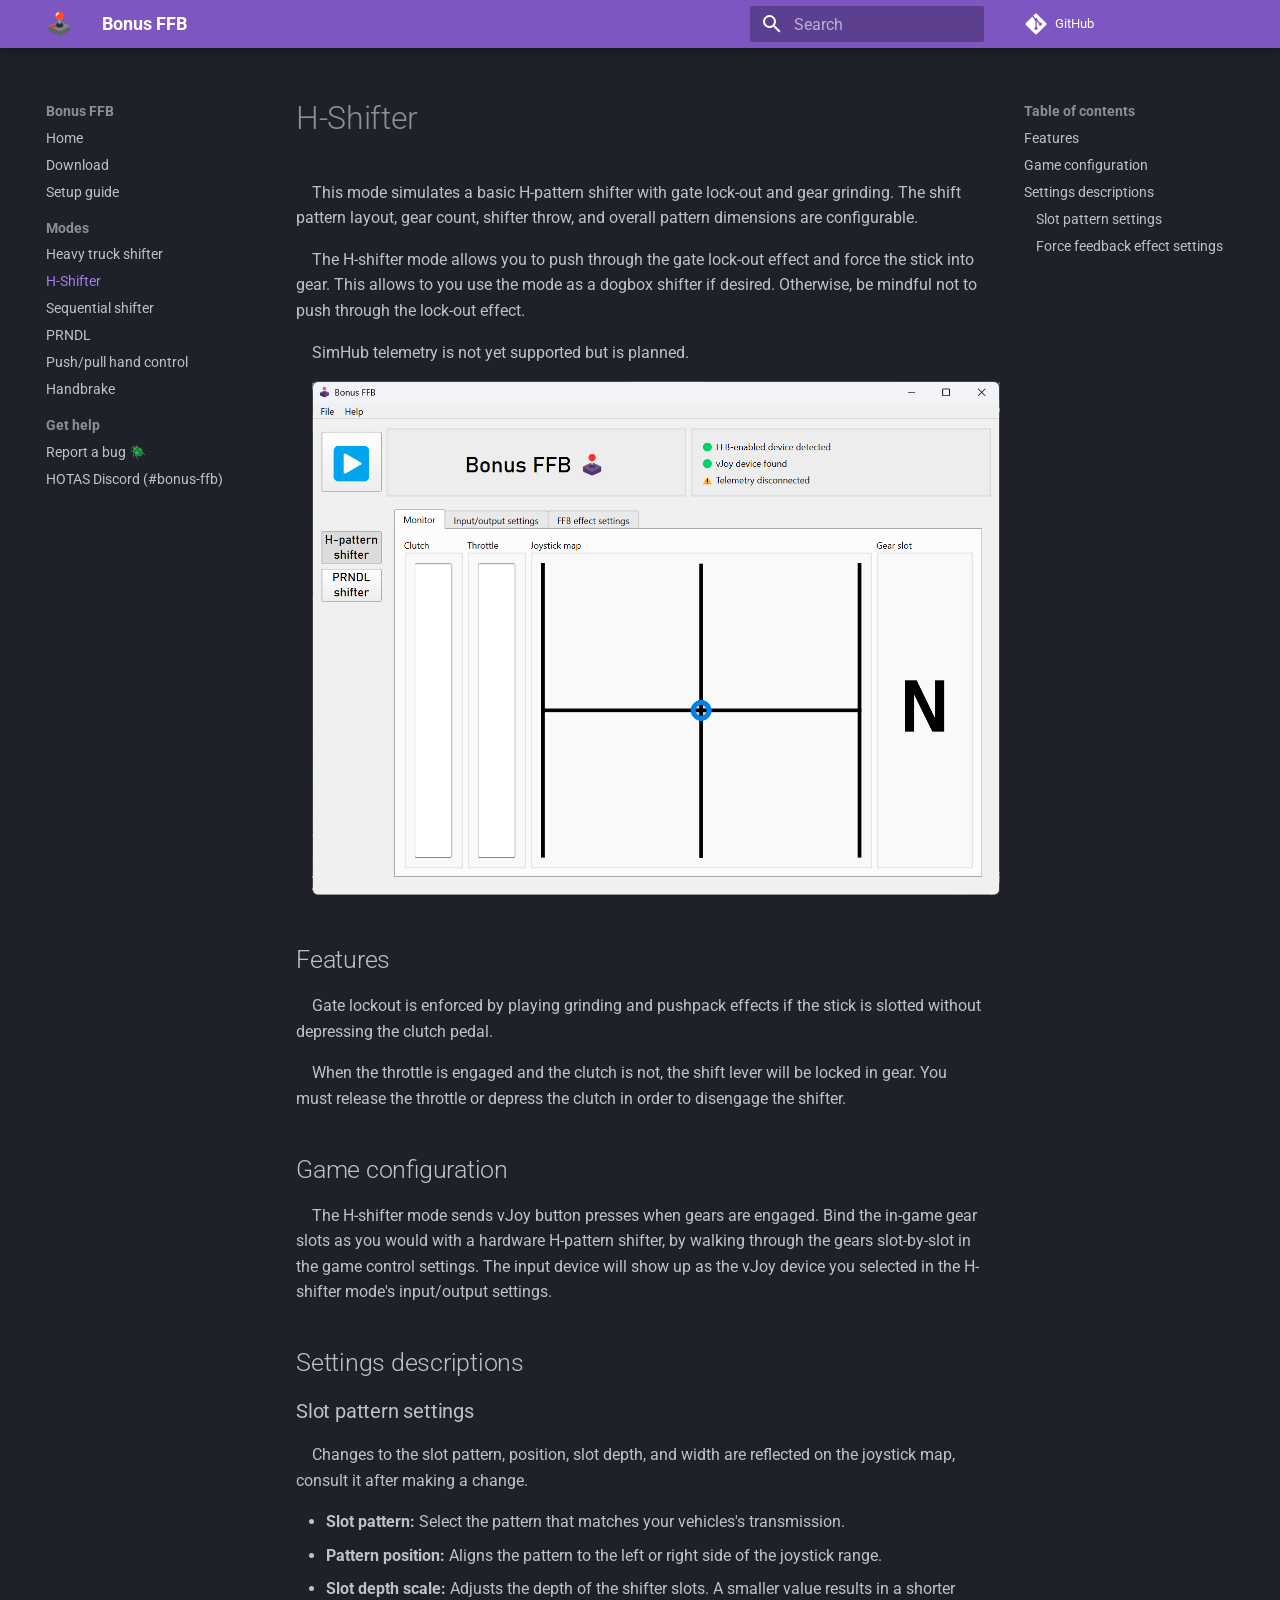
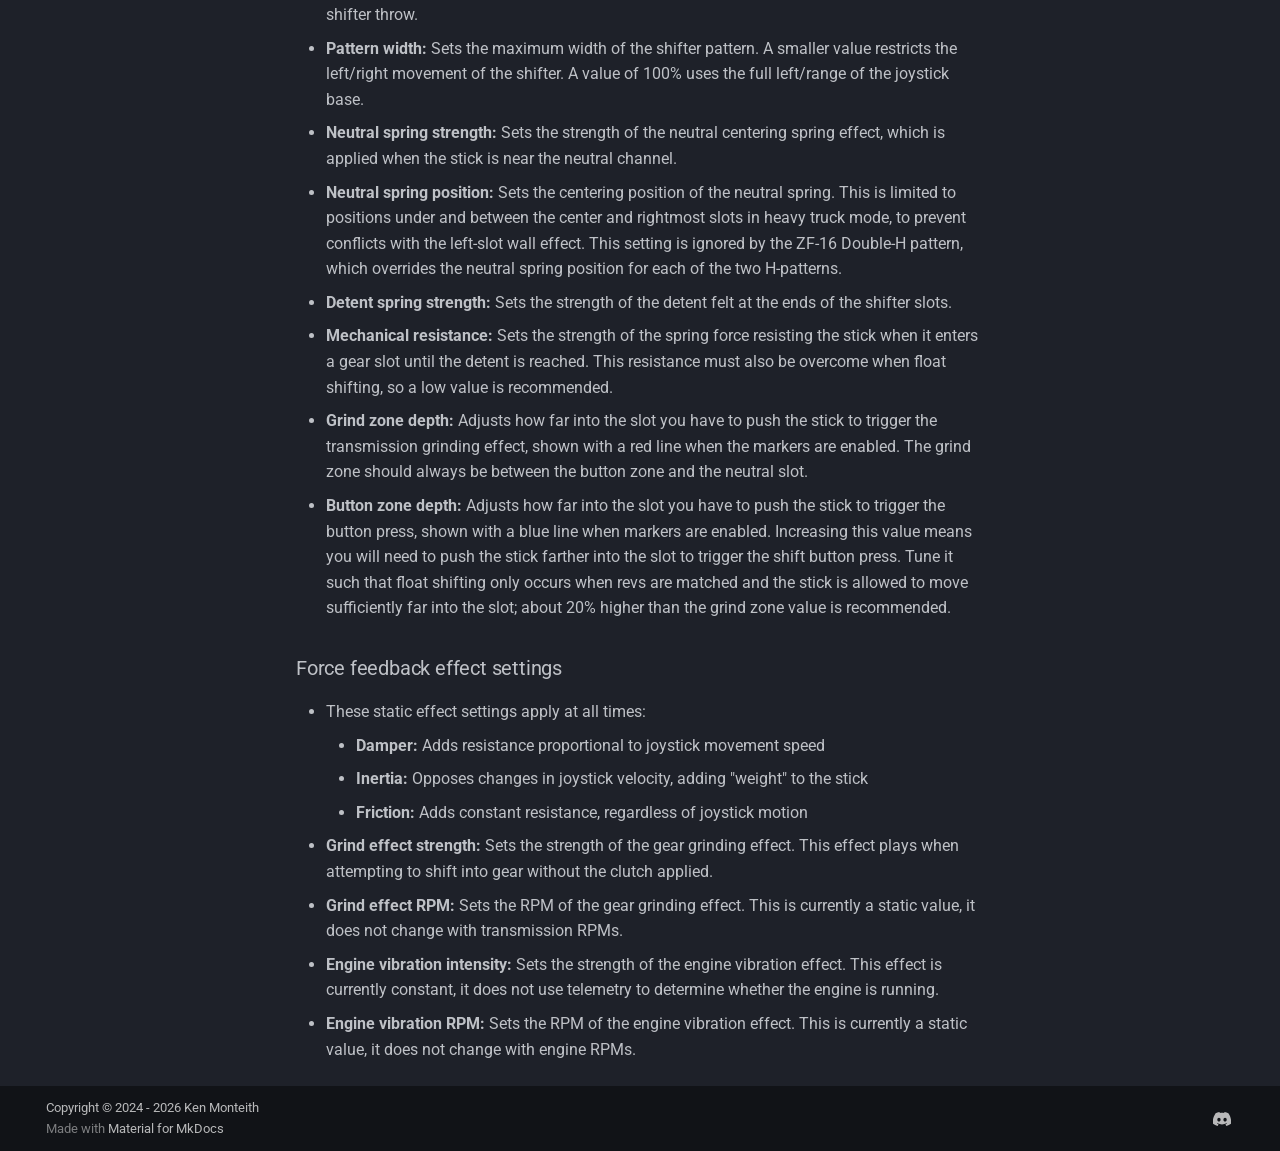
<file: hshifter/index.html>
<!doctype html>
<html lang="en" class="no-js">
  <head>
    
      <meta charset="utf-8">
      <meta name="viewport" content="width=device-width,initial-scale=1">
      
      
      
        <link rel="canonical" href="https://kgmonteith.github.io/BonusFFB/hshifter/">
      
      
        <link rel="prev" href="../heavytruck/">
      
      
        <link rel="next" href="../seqshifter/">
      
      
        
      
      
      <link rel="icon" href="data:image/svg+xml,<svg xmlns=%22http://www.w3.org/2000/svg%22 viewBox=%220 0 100 100%22><text y=%22.9em%22 font-size=%2290%22>🕹️</text></svg>">
      <meta name="generator" content="mkdocs-1.6.1, mkdocs-material-9.7.7">
    
    
      
        <title>H-Shifter - Bonus FFB</title>
      
    
    
      <link rel="stylesheet" href="../assets/stylesheets/main.ec1eaa64.min.css">
      
        
        <link rel="stylesheet" href="../assets/stylesheets/palette.ab4e12ef.min.css">
      
      


    
    
      
    
    
      
        
        
        <link rel="preconnect" href="https://fonts.gstatic.com" crossorigin>
        <link rel="stylesheet" href="https://fonts.googleapis.com/css?family=Roboto:300,300i,400,400i,700,700i%7CRoboto+Mono:400,400i,700,700i&display=fallback">
        <style>:root{--md-text-font:"Roboto";--md-code-font:"Roboto Mono"}</style>
      
    
    
      <link rel="stylesheet" href="../stylesheets/extra.css">
    
    <script>__md_scope=new URL("..",location),__md_hash=e=>[...e].reduce(((e,_)=>(e<<5)-e+_.charCodeAt(0)),0),__md_get=(e,_=localStorage,t=__md_scope)=>JSON.parse(_.getItem(t.pathname+"."+e)),__md_set=(e,_,t=localStorage,a=__md_scope)=>{try{t.setItem(a.pathname+"."+e,JSON.stringify(_))}catch(e){}}</script>
    
      
  


  
  

<script id="__analytics">function __md_analytics(){function e(){dataLayer.push(arguments)}window.dataLayer=window.dataLayer||[],e("js",new Date),e("config","G-24NFE8C173"),document.addEventListener("DOMContentLoaded",(function(){document.forms.search&&document.forms.search.query.addEventListener("blur",(function(){this.value&&e("event","search",{search_term:this.value})}));document$.subscribe((function(){var t=document.forms.feedback;if(void 0!==t)for(var a of t.querySelectorAll("[type=submit]"))a.addEventListener("click",(function(a){a.preventDefault();var n=document.location.pathname,d=this.getAttribute("data-md-value");e("event","feedback",{page:n,data:d}),t.firstElementChild.disabled=!0;var r=t.querySelector(".md-feedback__note [data-md-value='"+d+"']");r&&(r.hidden=!1)})),t.hidden=!1})),location$.subscribe((function(t){e("config","G-24NFE8C173",{page_path:t.pathname})}))}));var t=document.createElement("script");t.async=!0,t.src="https://www.googletagmanager.com/gtag/js?id=G-24NFE8C173",document.getElementById("__analytics").insertAdjacentElement("afterEnd",t)}</script>
  
    <script>"undefined"!=typeof __md_analytics&&__md_analytics()</script>
  

    
    
  </head>
  
  
    
    
    
    
    
    <body dir="ltr" data-md-color-scheme="slate" data-md-color-primary="deep-purple" data-md-color-accent="deep-purple">
  
    
    <input class="md-toggle" data-md-toggle="drawer" type="checkbox" id="__drawer" autocomplete="off">
    <input class="md-toggle" data-md-toggle="search" type="checkbox" id="__search" autocomplete="off">
    <label class="md-overlay" for="__drawer"></label>
    <div data-md-component="skip">
      
        
        <a href="#h-shifter" class="md-skip">
          Skip to content
        </a>
      
    </div>
    <div data-md-component="announce">
      
    </div>
    
    
      

  

<header class="md-header md-header--shadow" data-md-component="header">
  <nav class="md-header__inner md-grid" aria-label="Header">
    <a href=".." title="Bonus FFB" class="md-header__button md-logo" aria-label="Bonus FFB" data-md-component="logo">
      
  <img src="data:image/svg+xml,<svg xmlns=%22http://www.w3.org/2000/svg%22 viewBox=%220 0 100 100%22><text y=%22.9em%22 font-size=%2290%22>🕹️</text></svg>" alt="logo">

    </a>
    <label class="md-header__button md-icon" for="__drawer">
      
      <svg xmlns="http://www.w3.org/2000/svg" viewBox="0 0 24 24"><path d="M3 6h18v2H3zm0 5h18v2H3zm0 5h18v2H3z"/></svg>
    </label>
    <div class="md-header__title" data-md-component="header-title">
      <div class="md-header__ellipsis">
        <div class="md-header__topic">
          <span class="md-ellipsis">
            Bonus FFB
          </span>
        </div>
        <div class="md-header__topic" data-md-component="header-topic">
          <span class="md-ellipsis">
            
              H-Shifter
            
          </span>
        </div>
      </div>
    </div>
    
      
    
    
    
    
      
      
        <label class="md-header__button md-icon" for="__search">
          
          <svg xmlns="http://www.w3.org/2000/svg" viewBox="0 0 24 24"><path d="M9.5 3A6.5 6.5 0 0 1 16 9.5c0 1.61-.59 3.09-1.56 4.23l.27.27h.79l5 5-1.5 1.5-5-5v-.79l-.27-.27A6.52 6.52 0 0 1 9.5 16 6.5 6.5 0 0 1 3 9.5 6.5 6.5 0 0 1 9.5 3m0 2C7 5 5 7 5 9.5S7 14 9.5 14 14 12 14 9.5 12 5 9.5 5"/></svg>
        </label>
        <div class="md-search" data-md-component="search" role="dialog">
  <label class="md-search__overlay" for="__search"></label>
  <div class="md-search__inner" role="search">
    <form class="md-search__form" name="search">
      <input type="text" class="md-search__input" name="query" aria-label="Search" placeholder="Search" autocapitalize="off" autocorrect="off" autocomplete="off" spellcheck="false" data-md-component="search-query" required>
      <label class="md-search__icon md-icon" for="__search">
        
        <svg xmlns="http://www.w3.org/2000/svg" viewBox="0 0 24 24"><path d="M9.5 3A6.5 6.5 0 0 1 16 9.5c0 1.61-.59 3.09-1.56 4.23l.27.27h.79l5 5-1.5 1.5-5-5v-.79l-.27-.27A6.52 6.52 0 0 1 9.5 16 6.5 6.5 0 0 1 3 9.5 6.5 6.5 0 0 1 9.5 3m0 2C7 5 5 7 5 9.5S7 14 9.5 14 14 12 14 9.5 12 5 9.5 5"/></svg>
        
        <svg xmlns="http://www.w3.org/2000/svg" viewBox="0 0 24 24"><path d="M20 11v2H8l5.5 5.5-1.42 1.42L4.16 12l7.92-7.92L13.5 5.5 8 11z"/></svg>
      </label>
      <nav class="md-search__options" aria-label="Search">
        
        <button type="reset" class="md-search__icon md-icon" title="Clear" aria-label="Clear" tabindex="-1">
          
          <svg xmlns="http://www.w3.org/2000/svg" viewBox="0 0 24 24"><path d="M19 6.41 17.59 5 12 10.59 6.41 5 5 6.41 10.59 12 5 17.59 6.41 19 12 13.41 17.59 19 19 17.59 13.41 12z"/></svg>
        </button>
      </nav>
      
    </form>
    <div class="md-search__output">
      <div class="md-search__scrollwrap" tabindex="0" data-md-scrollfix>
        <div class="md-search-result" data-md-component="search-result">
          <div class="md-search-result__meta">
            Initializing search
          </div>
          <ol class="md-search-result__list" role="presentation"></ol>
        </div>
      </div>
    </div>
  </div>
</div>
      
    
    
      <div class="md-header__source">
        <a href="https://github.com/kgmonteith/BonusFFB" title="Go to repository" class="md-source" data-md-component="source">
  <div class="md-source__icon md-icon">
    
    <svg xmlns="http://www.w3.org/2000/svg" viewBox="0 0 448 512"><!--! Font Awesome Free 7.1.0 by @fontawesome - https://fontawesome.com License - https://fontawesome.com/license/free (Icons: CC BY 4.0, Fonts: SIL OFL 1.1, Code: MIT License) Copyright 2025 Fonticons, Inc.--><path d="M439.6 236.1 244 40.5c-5.4-5.5-12.8-8.5-20.4-8.5s-15 3-20.4 8.4L162.5 81l51.5 51.5c27.1-9.1 52.7 16.8 43.4 43.7l49.7 49.7c34.2-11.8 61.2 31 35.5 56.7-26.5 26.5-70.2-2.9-56-37.3L240.3 199v121.9c25.3 12.5 22.3 41.8 9.1 55-6.4 6.4-15.2 10.1-24.3 10.1s-17.8-3.6-24.3-10.1c-17.6-17.6-11.1-46.9 11.2-56v-123c-20.8-8.5-24.6-30.7-18.6-45L142.6 101 8.5 235.1C3 240.6 0 247.9 0 255.5s3 15 8.5 20.4l195.6 195.7c5.4 5.4 12.7 8.4 20.4 8.4s15-3 20.4-8.4l194.7-194.7c5.4-5.4 8.4-12.8 8.4-20.4s-3-15-8.4-20.4"/></svg>
  </div>
  <div class="md-source__repository">
    GitHub
  </div>
</a>
      </div>
    
  </nav>
  
</header>
    
    <div class="md-container" data-md-component="container">
      
      
        
          
        
      
      <main class="md-main" data-md-component="main">
        <div class="md-main__inner md-grid">
          
            
              
              <div class="md-sidebar md-sidebar--primary" data-md-component="sidebar" data-md-type="navigation" >
                <div class="md-sidebar__scrollwrap">
                  <div class="md-sidebar__inner">
                    



<nav class="md-nav md-nav--primary" aria-label="Navigation" data-md-level="0">
  <label class="md-nav__title" for="__drawer">
    <a href=".." title="Bonus FFB" class="md-nav__button md-logo" aria-label="Bonus FFB" data-md-component="logo">
      
  <img src="data:image/svg+xml,<svg xmlns=%22http://www.w3.org/2000/svg%22 viewBox=%220 0 100 100%22><text y=%22.9em%22 font-size=%2290%22>🕹️</text></svg>" alt="logo">

    </a>
    Bonus FFB
  </label>
  
    <div class="md-nav__source">
      <a href="https://github.com/kgmonteith/BonusFFB" title="Go to repository" class="md-source" data-md-component="source">
  <div class="md-source__icon md-icon">
    
    <svg xmlns="http://www.w3.org/2000/svg" viewBox="0 0 448 512"><!--! Font Awesome Free 7.1.0 by @fontawesome - https://fontawesome.com License - https://fontawesome.com/license/free (Icons: CC BY 4.0, Fonts: SIL OFL 1.1, Code: MIT License) Copyright 2025 Fonticons, Inc.--><path d="M439.6 236.1 244 40.5c-5.4-5.5-12.8-8.5-20.4-8.5s-15 3-20.4 8.4L162.5 81l51.5 51.5c27.1-9.1 52.7 16.8 43.4 43.7l49.7 49.7c34.2-11.8 61.2 31 35.5 56.7-26.5 26.5-70.2-2.9-56-37.3L240.3 199v121.9c25.3 12.5 22.3 41.8 9.1 55-6.4 6.4-15.2 10.1-24.3 10.1s-17.8-3.6-24.3-10.1c-17.6-17.6-11.1-46.9 11.2-56v-123c-20.8-8.5-24.6-30.7-18.6-45L142.6 101 8.5 235.1C3 240.6 0 247.9 0 255.5s3 15 8.5 20.4l195.6 195.7c5.4 5.4 12.7 8.4 20.4 8.4s15-3 20.4-8.4l194.7-194.7c5.4-5.4 8.4-12.8 8.4-20.4s-3-15-8.4-20.4"/></svg>
  </div>
  <div class="md-source__repository">
    GitHub
  </div>
</a>
    </div>
  
  <ul class="md-nav__list" data-md-scrollfix>
    
      
      
  
  
  
  
    <li class="md-nav__item">
      <a href=".." class="md-nav__link">
        
  
  
  <span class="md-ellipsis">
    
  
    Home
  

    
  </span>
  
  

      </a>
    </li>
  

    
      
      
  
  
  
  
    <li class="md-nav__item">
      <a href="https://github.com/kgmonteith/BonusFFB/releases?q=prerelease%3Afalse" class="md-nav__link">
        
  
  
  <span class="md-ellipsis">
    
  
    Download
  

    
  </span>
  
  

      </a>
    </li>
  

    
      
      
  
  
  
  
    <li class="md-nav__item">
      <a href="../setup-guide/" class="md-nav__link">
        
  
  
  <span class="md-ellipsis">
    
  
    Setup guide
  

    
  </span>
  
  

      </a>
    </li>
  

    
      
      
  
  
    
  
  
  
    
    
    
    
      
        
        
      
    
    
    <li class="md-nav__item md-nav__item--active md-nav__item--section md-nav__item--nested">
      
        
        
        <input class="md-nav__toggle md-toggle " type="checkbox" id="__nav_4" checked>
        
          
          <label class="md-nav__link" for="__nav_4" id="__nav_4_label" tabindex="">
            
  
  
  <span class="md-ellipsis">
    
  
    Modes
  

    
  </span>
  
  

            <span class="md-nav__icon md-icon"></span>
          </label>
        
        <nav class="md-nav" data-md-level="1" aria-labelledby="__nav_4_label" aria-expanded="true">
          <label class="md-nav__title" for="__nav_4">
            <span class="md-nav__icon md-icon"></span>
            
  
    Modes
  

          </label>
          <ul class="md-nav__list" data-md-scrollfix>
            
              
                
  
  
  
  
    <li class="md-nav__item">
      <a href="../heavytruck/" class="md-nav__link">
        
  
  
  <span class="md-ellipsis">
    
  
    Heavy truck shifter
  

    
  </span>
  
  

      </a>
    </li>
  

              
            
              
                
  
  
    
  
  
  
    <li class="md-nav__item md-nav__item--active">
      
      <input class="md-nav__toggle md-toggle" type="checkbox" id="__toc">
      
      
        
      
      
        <label class="md-nav__link md-nav__link--active" for="__toc">
          
  
  
  <span class="md-ellipsis">
    
  
    H-Shifter
  

    
  </span>
  
  

          <span class="md-nav__icon md-icon"></span>
        </label>
      
      <a href="./" class="md-nav__link md-nav__link--active">
        
  
  
  <span class="md-ellipsis">
    
  
    H-Shifter
  

    
  </span>
  
  

      </a>
      
        

<nav class="md-nav md-nav--secondary" aria-label="Table of contents">
  
  
  
    
  
  
    <label class="md-nav__title" for="__toc">
      <span class="md-nav__icon md-icon"></span>
      Table of contents
    </label>
    <ul class="md-nav__list" data-md-component="toc" data-md-scrollfix>
      
        <li class="md-nav__item">
  <a href="#features" class="md-nav__link">
    <span class="md-ellipsis">
      
        Features
      
    </span>
  </a>
  
</li>
      
        <li class="md-nav__item">
  <a href="#game-configuration" class="md-nav__link">
    <span class="md-ellipsis">
      
        Game configuration
      
    </span>
  </a>
  
</li>
      
        <li class="md-nav__item">
  <a href="#settings-descriptions" class="md-nav__link">
    <span class="md-ellipsis">
      
        Settings descriptions
      
    </span>
  </a>
  
    <nav class="md-nav" aria-label="Settings descriptions">
      <ul class="md-nav__list">
        
          <li class="md-nav__item">
  <a href="#slot-pattern-settings" class="md-nav__link">
    <span class="md-ellipsis">
      
        Slot pattern settings
      
    </span>
  </a>
  
</li>
        
          <li class="md-nav__item">
  <a href="#force-feedback-effect-settings" class="md-nav__link">
    <span class="md-ellipsis">
      
        Force feedback effect settings
      
    </span>
  </a>
  
</li>
        
      </ul>
    </nav>
  
</li>
      
    </ul>
  
</nav>
      
    </li>
  

              
            
              
                
  
  
  
  
    <li class="md-nav__item">
      <a href="../seqshifter/" class="md-nav__link">
        
  
  
  <span class="md-ellipsis">
    
  
    Sequential shifter
  

    
  </span>
  
  

      </a>
    </li>
  

              
            
              
                
  
  
  
  
    <li class="md-nav__item">
      <a href="../prndl/" class="md-nav__link">
        
  
  
  <span class="md-ellipsis">
    
  
    PRNDL
  

    
  </span>
  
  

      </a>
    </li>
  

              
            
              
                
  
  
  
  
    <li class="md-nav__item">
      <a href="../pphc/" class="md-nav__link">
        
  
  
  <span class="md-ellipsis">
    
  
    Push/pull hand control
  

    
  </span>
  
  

      </a>
    </li>
  

              
            
              
                
  
  
  
  
    <li class="md-nav__item">
      <a href="../handbrake/" class="md-nav__link">
        
  
  
  <span class="md-ellipsis">
    
  
    Handbrake
  

    
  </span>
  
  

      </a>
    </li>
  

              
            
          </ul>
        </nav>
      
    </li>
  

    
      
      
  
  
  
  
    
    
    
    
      
        
        
      
    
    
    <li class="md-nav__item md-nav__item--section md-nav__item--nested">
      
        
        
        <input class="md-nav__toggle md-toggle " type="checkbox" id="__nav_5" >
        
          
          <label class="md-nav__link" for="__nav_5" id="__nav_5_label" tabindex="">
            
  
  
  <span class="md-ellipsis">
    
  
    Get help
  

    
  </span>
  
  

            <span class="md-nav__icon md-icon"></span>
          </label>
        
        <nav class="md-nav" data-md-level="1" aria-labelledby="__nav_5_label" aria-expanded="false">
          <label class="md-nav__title" for="__nav_5">
            <span class="md-nav__icon md-icon"></span>
            
  
    Get help
  

          </label>
          <ul class="md-nav__list" data-md-scrollfix>
            
              
                
  
  
  
  
    <li class="md-nav__item">
      <a href="https://github.com/kgmonteith/BonusFFB/issues" class="md-nav__link">
        
  
  
  <span class="md-ellipsis">
    
  
    Report a bug 🪲
  

    
  </span>
  
  

      </a>
    </li>
  

              
            
              
                
  
  
  
  
    <li class="md-nav__item">
      <a href="https://discord.gg/hotas" class="md-nav__link">
        
  
  
  <span class="md-ellipsis">
    
  
    HOTAS Discord (#bonus-ffb)
  

    
  </span>
  
  

      </a>
    </li>
  

              
            
          </ul>
        </nav>
      
    </li>
  

    
  </ul>
</nav>
                  </div>
                </div>
              </div>
            
            
              
              <div class="md-sidebar md-sidebar--secondary" data-md-component="sidebar" data-md-type="toc" >
                <div class="md-sidebar__scrollwrap">
                  <div class="md-sidebar__inner">
                    

<nav class="md-nav md-nav--secondary" aria-label="Table of contents">
  
  
  
    
  
  
    <label class="md-nav__title" for="__toc">
      <span class="md-nav__icon md-icon"></span>
      Table of contents
    </label>
    <ul class="md-nav__list" data-md-component="toc" data-md-scrollfix>
      
        <li class="md-nav__item">
  <a href="#features" class="md-nav__link">
    <span class="md-ellipsis">
      
        Features
      
    </span>
  </a>
  
</li>
      
        <li class="md-nav__item">
  <a href="#game-configuration" class="md-nav__link">
    <span class="md-ellipsis">
      
        Game configuration
      
    </span>
  </a>
  
</li>
      
        <li class="md-nav__item">
  <a href="#settings-descriptions" class="md-nav__link">
    <span class="md-ellipsis">
      
        Settings descriptions
      
    </span>
  </a>
  
    <nav class="md-nav" aria-label="Settings descriptions">
      <ul class="md-nav__list">
        
          <li class="md-nav__item">
  <a href="#slot-pattern-settings" class="md-nav__link">
    <span class="md-ellipsis">
      
        Slot pattern settings
      
    </span>
  </a>
  
</li>
        
          <li class="md-nav__item">
  <a href="#force-feedback-effect-settings" class="md-nav__link">
    <span class="md-ellipsis">
      
        Force feedback effect settings
      
    </span>
  </a>
  
</li>
        
      </ul>
    </nav>
  
</li>
      
    </ul>
  
</nav>
                  </div>
                </div>
              </div>
            
          
          
            <div class="md-content" data-md-component="content">
              
              <article class="md-content__inner md-typeset">
                
                  


  
  


<h1 id="h-shifter">H-Shifter</h1>
<p>This mode simulates a basic H-pattern shifter with gate lock-out and gear grinding. The shift pattern layout, gear count, shifter throw, and overall pattern dimensions are configurable.</p>
<p>The H-shifter mode allows you to push through the gate lock-out effect and force the stick into gear. This allows to you use the mode as a dogbox shifter if desired. Otherwise, be mindful not to push through the lock-out effect.</p>
<p>SimHub telemetry is not yet supported but is planned.</p>
<p><img alt="H-Shifter" src="../images/hshifter-screenshot.png" /> </p>
<h2 id="features">Features</h2>
<p>Gate lockout is enforced by playing grinding and pushpack effects if the stick is slotted without depressing the clutch pedal.</p>
<p>When the throttle is engaged and the clutch is not, the shift lever will be locked in gear. You must release the throttle or depress the clutch in order to disengage the shifter.</p>
<h2 id="game-configuration">Game configuration</h2>
<p>The H-shifter mode sends vJoy button presses when gears are engaged. Bind the in-game gear slots as you would with a hardware H-pattern shifter, by walking through the gears slot-by-slot in the game control settings. The input device will show up as the vJoy device you selected in the H-shifter mode's input/output settings.</p>
<h2 id="settings-descriptions">Settings descriptions</h2>
<h3 id="slot-pattern-settings">Slot pattern settings</h3>
<p>Changes to the slot pattern, position, slot depth, and width are reflected on the joystick map, consult it after making a change.</p>
<ul>
<li><strong>Slot pattern:</strong> Select the pattern that matches your vehicles's transmission.</li>
<li><strong>Pattern position:</strong> Aligns the pattern to the left or right side of the joystick range.</li>
<li><strong>Slot depth scale:</strong> Adjusts the depth of the shifter slots. A smaller value results in a shorter shifter throw.</li>
<li><strong>Pattern width:</strong> Sets the maximum width of the shifter pattern. A smaller value restricts the left/right movement of the shifter. A value of 100% uses the full left/range of the joystick base. </li>
<li><strong>Neutral spring strength:</strong> Sets the strength of the neutral centering spring effect, which is applied when the stick is near the neutral channel.</li>
<li><strong>Neutral spring position:</strong> Sets the centering position of the neutral spring. This is limited to positions under and between the center and rightmost slots in heavy truck mode, to prevent conflicts with the left-slot wall effect. This setting is ignored by the ZF-16 Double-H pattern, which overrides the neutral spring position for each of the two H-patterns.</li>
<li><strong>Detent spring strength:</strong> Sets the strength of the detent felt at the ends of the shifter slots.</li>
<li><strong>Mechanical resistance:</strong> Sets the strength of the spring force resisting the stick when it enters a gear slot until the detent is reached. This resistance must also be overcome when float shifting, so a low value is recommended.</li>
<li><strong><span id="button-zone-depth">Grind zone depth:</span></strong> Adjusts how far into the slot you have to push the stick to trigger the transmission grinding effect, shown with a red line when the markers are enabled. The grind zone should always be between the button zone and the neutral slot.</li>
<li><strong><span id="button-zone-depth">Button zone depth:</span></strong> Adjusts how far into the slot you have to push the stick to trigger the button press, shown with a blue line when markers are enabled. Increasing this value means you will need to push the stick farther into the slot to trigger the shift button press. Tune it such that float shifting only occurs when revs are matched and the stick is allowed to move sufficiently far into the slot; about 20% higher than the grind zone value is recommended.</li>
</ul>
<h3 id="force-feedback-effect-settings">Force feedback effect settings</h3>
<ul>
<li>These static effect settings apply at all times:<ul>
<li><strong><span id="damper">Damper:</span></strong> Adds resistance proportional to joystick movement speed</li>
<li><strong><span id="inertia">Inertia:</span></strong> Opposes changes in joystick velocity, adding "weight" to the stick</li>
<li><strong><span id="friction">Friction:</span></strong> Adds constant resistance, regardless of joystick motion</li>
</ul>
</li>
<li><strong><span id="grind-effect-intensity">Grind effect strength:</span></strong> Sets the strength of the gear grinding effect. This effect plays when attempting to shift into gear without the clutch applied.</li>
<li><strong><span id="grind-effect-intensity">Grind effect RPM:</span></strong> Sets the RPM of the gear grinding effect. This is currently a static value, it does not change with transmission RPMs.</li>
<li><strong>Engine vibration intensity:</strong> Sets the strength of the engine vibration effect. This effect is currently constant, it does not use telemetry to determine whether the engine is running.</li>
<li><strong>Engine vibration RPM:</strong> Sets the RPM of the engine vibration effect. This is currently a static value, it does not change with engine RPMs.</li>
</ul>









  




                
              </article>
            </div>
          
          
<script>var target=document.getElementById(location.hash.slice(1));target&&target.name&&(target.checked=target.name.startsWith("__tabbed_"))</script>
        </div>
        
      </main>
      
        <footer class="md-footer">
  
  <div class="md-footer-meta md-typeset">
    <div class="md-footer-meta__inner md-grid">
      <div class="md-copyright">
  
    <div class="md-copyright__highlight">
      Copyright &copy; 2024 - 2026 Ken Monteith
    </div>
  
  
    Made with
    <a href="https://squidfunk.github.io/mkdocs-material/" target="_blank" rel="noopener">
      Material for MkDocs
    </a>
  
</div>
      
        
<div class="md-social">
  
    
    
    
    
      
      
    
    <a href="https://discord.gg/hotas" target="_blank" rel="noopener" title="discord.gg" class="md-social__link">
      <svg xmlns="http://www.w3.org/2000/svg" viewBox="0 0 576 512"><!--! Font Awesome Free 7.1.0 by @fontawesome - https://fontawesome.com License - https://fontawesome.com/license/free (Icons: CC BY 4.0, Fonts: SIL OFL 1.1, Code: MIT License) Copyright 2025 Fonticons, Inc.--><path d="M492.5 69.8c-.2-.3-.4-.6-.8-.7-38.1-17.5-78.4-30-119.7-37.1-.4-.1-.8 0-1.1.1s-.6.4-.8.8c-5.5 9.9-10.5 20.2-14.9 30.6-44.6-6.8-89.9-6.8-134.4 0-4.5-10.5-9.5-20.7-15.1-30.6-.2-.3-.5-.6-.8-.8s-.7-.2-1.1-.2C162.5 39 122.2 51.5 84.1 69c-.3.1-.6.4-.8.7C7.1 183.5-13.8 294.6-3.6 404.2c0 .3.1.5.2.8s.3.4.5.6c44.4 32.9 94 58 146.8 74.2.4.1.8.1 1.1 0s.7-.4.9-.7c11.3-15.4 21.4-31.8 30-48.8.1-.2.2-.5.2-.8s0-.5-.1-.8-.2-.5-.4-.6-.4-.3-.7-.4c-15.8-6.1-31.2-13.4-45.9-21.9-.3-.2-.5-.4-.7-.6s-.3-.6-.3-.9 0-.6.2-.9.3-.5.6-.7c3.1-2.3 6.2-4.7 9.1-7.1.3-.2.6-.4.9-.4s.7 0 1 .1c96.2 43.9 200.4 43.9 295.5 0 .3-.1.7-.2 1-.2s.7.2.9.4c2.9 2.4 6 4.9 9.1 7.2.2.2.4.4.6.7s.2.6.2.9-.1.6-.3.9-.4.5-.6.6c-14.7 8.6-30 15.9-45.9 21.8-.2.1-.5.2-.7.4s-.3.4-.4.7-.1.5-.1.8.1.5.2.8c8.8 17 18.8 33.3 30 48.8.2.3.6.6.9.7s.8.1 1.1 0c52.9-16.2 102.6-41.3 147.1-74.2.2-.2.4-.4.5-.6s.2-.5.2-.8c12.3-126.8-20.5-236.9-86.9-334.5zm-302 267.7c-29 0-52.8-26.6-52.8-59.2s23.4-59.2 52.8-59.2c29.7 0 53.3 26.8 52.8 59.2 0 32.7-23.4 59.2-52.8 59.2m195.4 0c-29 0-52.8-26.6-52.8-59.2s23.4-59.2 52.8-59.2c29.7 0 53.3 26.8 52.8 59.2 0 32.7-23.2 59.2-52.8 59.2"/></svg>
    </a>
  
</div>
      
    </div>
  </div>
</footer>
      
    </div>
    <div class="md-dialog" data-md-component="dialog">
      <div class="md-dialog__inner md-typeset"></div>
    </div>
    
    
    
      
      
      <script id="__config" type="application/json">{"annotate": null, "base": "..", "features": ["navigation.sections", "content.footnote.tooltips"], "search": "../assets/javascripts/workers/search.2c215733.min.js", "tags": null, "translations": {"clipboard.copied": "Copied to clipboard", "clipboard.copy": "Copy to clipboard", "search.result.more.one": "1 more on this page", "search.result.more.other": "# more on this page", "search.result.none": "No matching documents", "search.result.one": "1 matching document", "search.result.other": "# matching documents", "search.result.placeholder": "Type to start searching", "search.result.term.missing": "Missing", "select.version": "Select version"}, "version": null}</script>
    
    
      <script src="../assets/javascripts/bundle.d7400e89.min.js"></script>
      
    
  </body>
</html>
</file>
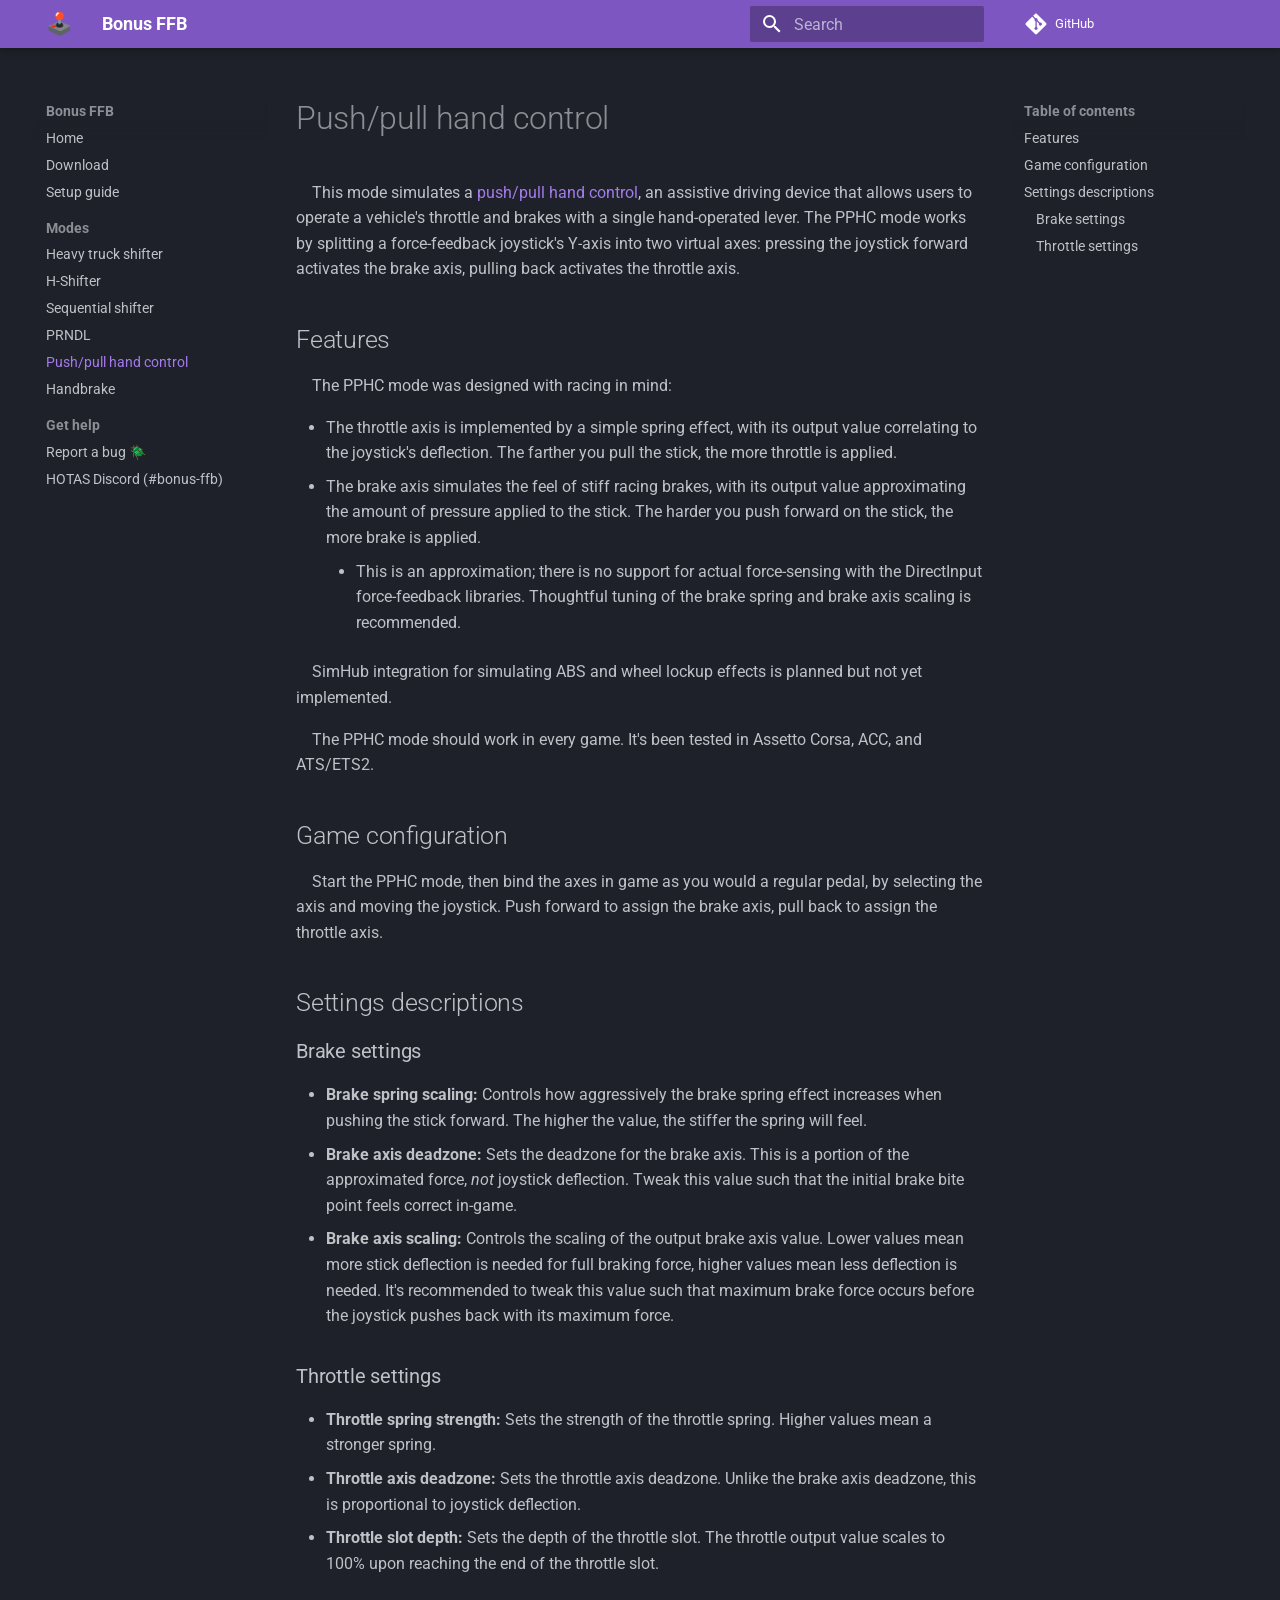
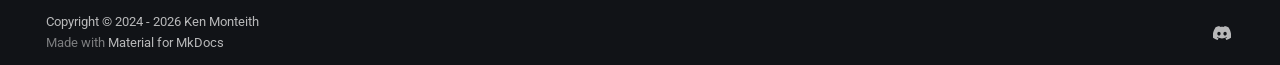
<file: pphc/index.html>
<!doctype html>
<html lang="en" class="no-js">
  <head>
    
      <meta charset="utf-8">
      <meta name="viewport" content="width=device-width,initial-scale=1">
      
      
      
        <link rel="canonical" href="https://kgmonteith.github.io/BonusFFB/pphc/">
      
      
        <link rel="prev" href="../prndl/">
      
      
        <link rel="next" href="../handbrake/">
      
      
        
      
      
      <link rel="icon" href="data:image/svg+xml,<svg xmlns=%22http://www.w3.org/2000/svg%22 viewBox=%220 0 100 100%22><text y=%22.9em%22 font-size=%2290%22>🕹️</text></svg>">
      <meta name="generator" content="mkdocs-1.6.1, mkdocs-material-9.7.7">
    
    
      
        <title>Push/pull hand control - Bonus FFB</title>
      
    
    
      <link rel="stylesheet" href="../assets/stylesheets/main.ec1eaa64.min.css">
      
        
        <link rel="stylesheet" href="../assets/stylesheets/palette.ab4e12ef.min.css">
      
      


    
    
      
    
    
      
        
        
        <link rel="preconnect" href="https://fonts.gstatic.com" crossorigin>
        <link rel="stylesheet" href="https://fonts.googleapis.com/css?family=Roboto:300,300i,400,400i,700,700i%7CRoboto+Mono:400,400i,700,700i&display=fallback">
        <style>:root{--md-text-font:"Roboto";--md-code-font:"Roboto Mono"}</style>
      
    
    
      <link rel="stylesheet" href="../stylesheets/extra.css">
    
    <script>__md_scope=new URL("..",location),__md_hash=e=>[...e].reduce(((e,_)=>(e<<5)-e+_.charCodeAt(0)),0),__md_get=(e,_=localStorage,t=__md_scope)=>JSON.parse(_.getItem(t.pathname+"."+e)),__md_set=(e,_,t=localStorage,a=__md_scope)=>{try{t.setItem(a.pathname+"."+e,JSON.stringify(_))}catch(e){}}</script>
    
      
  


  
  

<script id="__analytics">function __md_analytics(){function e(){dataLayer.push(arguments)}window.dataLayer=window.dataLayer||[],e("js",new Date),e("config","G-24NFE8C173"),document.addEventListener("DOMContentLoaded",(function(){document.forms.search&&document.forms.search.query.addEventListener("blur",(function(){this.value&&e("event","search",{search_term:this.value})}));document$.subscribe((function(){var t=document.forms.feedback;if(void 0!==t)for(var a of t.querySelectorAll("[type=submit]"))a.addEventListener("click",(function(a){a.preventDefault();var n=document.location.pathname,d=this.getAttribute("data-md-value");e("event","feedback",{page:n,data:d}),t.firstElementChild.disabled=!0;var r=t.querySelector(".md-feedback__note [data-md-value='"+d+"']");r&&(r.hidden=!1)})),t.hidden=!1})),location$.subscribe((function(t){e("config","G-24NFE8C173",{page_path:t.pathname})}))}));var t=document.createElement("script");t.async=!0,t.src="https://www.googletagmanager.com/gtag/js?id=G-24NFE8C173",document.getElementById("__analytics").insertAdjacentElement("afterEnd",t)}</script>
  
    <script>"undefined"!=typeof __md_analytics&&__md_analytics()</script>
  

    
    
  </head>
  
  
    
    
    
    
    
    <body dir="ltr" data-md-color-scheme="slate" data-md-color-primary="deep-purple" data-md-color-accent="deep-purple">
  
    
    <input class="md-toggle" data-md-toggle="drawer" type="checkbox" id="__drawer" autocomplete="off">
    <input class="md-toggle" data-md-toggle="search" type="checkbox" id="__search" autocomplete="off">
    <label class="md-overlay" for="__drawer"></label>
    <div data-md-component="skip">
      
        
        <a href="#pushpull-hand-control" class="md-skip">
          Skip to content
        </a>
      
    </div>
    <div data-md-component="announce">
      
    </div>
    
    
      

  

<header class="md-header md-header--shadow" data-md-component="header">
  <nav class="md-header__inner md-grid" aria-label="Header">
    <a href=".." title="Bonus FFB" class="md-header__button md-logo" aria-label="Bonus FFB" data-md-component="logo">
      
  <img src="data:image/svg+xml,<svg xmlns=%22http://www.w3.org/2000/svg%22 viewBox=%220 0 100 100%22><text y=%22.9em%22 font-size=%2290%22>🕹️</text></svg>" alt="logo">

    </a>
    <label class="md-header__button md-icon" for="__drawer">
      
      <svg xmlns="http://www.w3.org/2000/svg" viewBox="0 0 24 24"><path d="M3 6h18v2H3zm0 5h18v2H3zm0 5h18v2H3z"/></svg>
    </label>
    <div class="md-header__title" data-md-component="header-title">
      <div class="md-header__ellipsis">
        <div class="md-header__topic">
          <span class="md-ellipsis">
            Bonus FFB
          </span>
        </div>
        <div class="md-header__topic" data-md-component="header-topic">
          <span class="md-ellipsis">
            
              Push/pull hand control
            
          </span>
        </div>
      </div>
    </div>
    
      
    
    
    
    
      
      
        <label class="md-header__button md-icon" for="__search">
          
          <svg xmlns="http://www.w3.org/2000/svg" viewBox="0 0 24 24"><path d="M9.5 3A6.5 6.5 0 0 1 16 9.5c0 1.61-.59 3.09-1.56 4.23l.27.27h.79l5 5-1.5 1.5-5-5v-.79l-.27-.27A6.52 6.52 0 0 1 9.5 16 6.5 6.5 0 0 1 3 9.5 6.5 6.5 0 0 1 9.5 3m0 2C7 5 5 7 5 9.5S7 14 9.5 14 14 12 14 9.5 12 5 9.5 5"/></svg>
        </label>
        <div class="md-search" data-md-component="search" role="dialog">
  <label class="md-search__overlay" for="__search"></label>
  <div class="md-search__inner" role="search">
    <form class="md-search__form" name="search">
      <input type="text" class="md-search__input" name="query" aria-label="Search" placeholder="Search" autocapitalize="off" autocorrect="off" autocomplete="off" spellcheck="false" data-md-component="search-query" required>
      <label class="md-search__icon md-icon" for="__search">
        
        <svg xmlns="http://www.w3.org/2000/svg" viewBox="0 0 24 24"><path d="M9.5 3A6.5 6.5 0 0 1 16 9.5c0 1.61-.59 3.09-1.56 4.23l.27.27h.79l5 5-1.5 1.5-5-5v-.79l-.27-.27A6.52 6.52 0 0 1 9.5 16 6.5 6.5 0 0 1 3 9.5 6.5 6.5 0 0 1 9.5 3m0 2C7 5 5 7 5 9.5S7 14 9.5 14 14 12 14 9.5 12 5 9.5 5"/></svg>
        
        <svg xmlns="http://www.w3.org/2000/svg" viewBox="0 0 24 24"><path d="M20 11v2H8l5.5 5.5-1.42 1.42L4.16 12l7.92-7.92L13.5 5.5 8 11z"/></svg>
      </label>
      <nav class="md-search__options" aria-label="Search">
        
        <button type="reset" class="md-search__icon md-icon" title="Clear" aria-label="Clear" tabindex="-1">
          
          <svg xmlns="http://www.w3.org/2000/svg" viewBox="0 0 24 24"><path d="M19 6.41 17.59 5 12 10.59 6.41 5 5 6.41 10.59 12 5 17.59 6.41 19 12 13.41 17.59 19 19 17.59 13.41 12z"/></svg>
        </button>
      </nav>
      
    </form>
    <div class="md-search__output">
      <div class="md-search__scrollwrap" tabindex="0" data-md-scrollfix>
        <div class="md-search-result" data-md-component="search-result">
          <div class="md-search-result__meta">
            Initializing search
          </div>
          <ol class="md-search-result__list" role="presentation"></ol>
        </div>
      </div>
    </div>
  </div>
</div>
      
    
    
      <div class="md-header__source">
        <a href="https://github.com/kgmonteith/BonusFFB" title="Go to repository" class="md-source" data-md-component="source">
  <div class="md-source__icon md-icon">
    
    <svg xmlns="http://www.w3.org/2000/svg" viewBox="0 0 448 512"><!--! Font Awesome Free 7.1.0 by @fontawesome - https://fontawesome.com License - https://fontawesome.com/license/free (Icons: CC BY 4.0, Fonts: SIL OFL 1.1, Code: MIT License) Copyright 2025 Fonticons, Inc.--><path d="M439.6 236.1 244 40.5c-5.4-5.5-12.8-8.5-20.4-8.5s-15 3-20.4 8.4L162.5 81l51.5 51.5c27.1-9.1 52.7 16.8 43.4 43.7l49.7 49.7c34.2-11.8 61.2 31 35.5 56.7-26.5 26.5-70.2-2.9-56-37.3L240.3 199v121.9c25.3 12.5 22.3 41.8 9.1 55-6.4 6.4-15.2 10.1-24.3 10.1s-17.8-3.6-24.3-10.1c-17.6-17.6-11.1-46.9 11.2-56v-123c-20.8-8.5-24.6-30.7-18.6-45L142.6 101 8.5 235.1C3 240.6 0 247.9 0 255.5s3 15 8.5 20.4l195.6 195.7c5.4 5.4 12.7 8.4 20.4 8.4s15-3 20.4-8.4l194.7-194.7c5.4-5.4 8.4-12.8 8.4-20.4s-3-15-8.4-20.4"/></svg>
  </div>
  <div class="md-source__repository">
    GitHub
  </div>
</a>
      </div>
    
  </nav>
  
</header>
    
    <div class="md-container" data-md-component="container">
      
      
        
          
        
      
      <main class="md-main" data-md-component="main">
        <div class="md-main__inner md-grid">
          
            
              
              <div class="md-sidebar md-sidebar--primary" data-md-component="sidebar" data-md-type="navigation" >
                <div class="md-sidebar__scrollwrap">
                  <div class="md-sidebar__inner">
                    



<nav class="md-nav md-nav--primary" aria-label="Navigation" data-md-level="0">
  <label class="md-nav__title" for="__drawer">
    <a href=".." title="Bonus FFB" class="md-nav__button md-logo" aria-label="Bonus FFB" data-md-component="logo">
      
  <img src="data:image/svg+xml,<svg xmlns=%22http://www.w3.org/2000/svg%22 viewBox=%220 0 100 100%22><text y=%22.9em%22 font-size=%2290%22>🕹️</text></svg>" alt="logo">

    </a>
    Bonus FFB
  </label>
  
    <div class="md-nav__source">
      <a href="https://github.com/kgmonteith/BonusFFB" title="Go to repository" class="md-source" data-md-component="source">
  <div class="md-source__icon md-icon">
    
    <svg xmlns="http://www.w3.org/2000/svg" viewBox="0 0 448 512"><!--! Font Awesome Free 7.1.0 by @fontawesome - https://fontawesome.com License - https://fontawesome.com/license/free (Icons: CC BY 4.0, Fonts: SIL OFL 1.1, Code: MIT License) Copyright 2025 Fonticons, Inc.--><path d="M439.6 236.1 244 40.5c-5.4-5.5-12.8-8.5-20.4-8.5s-15 3-20.4 8.4L162.5 81l51.5 51.5c27.1-9.1 52.7 16.8 43.4 43.7l49.7 49.7c34.2-11.8 61.2 31 35.5 56.7-26.5 26.5-70.2-2.9-56-37.3L240.3 199v121.9c25.3 12.5 22.3 41.8 9.1 55-6.4 6.4-15.2 10.1-24.3 10.1s-17.8-3.6-24.3-10.1c-17.6-17.6-11.1-46.9 11.2-56v-123c-20.8-8.5-24.6-30.7-18.6-45L142.6 101 8.5 235.1C3 240.6 0 247.9 0 255.5s3 15 8.5 20.4l195.6 195.7c5.4 5.4 12.7 8.4 20.4 8.4s15-3 20.4-8.4l194.7-194.7c5.4-5.4 8.4-12.8 8.4-20.4s-3-15-8.4-20.4"/></svg>
  </div>
  <div class="md-source__repository">
    GitHub
  </div>
</a>
    </div>
  
  <ul class="md-nav__list" data-md-scrollfix>
    
      
      
  
  
  
  
    <li class="md-nav__item">
      <a href=".." class="md-nav__link">
        
  
  
  <span class="md-ellipsis">
    
  
    Home
  

    
  </span>
  
  

      </a>
    </li>
  

    
      
      
  
  
  
  
    <li class="md-nav__item">
      <a href="https://github.com/kgmonteith/BonusFFB/releases?q=prerelease%3Afalse" class="md-nav__link">
        
  
  
  <span class="md-ellipsis">
    
  
    Download
  

    
  </span>
  
  

      </a>
    </li>
  

    
      
      
  
  
  
  
    <li class="md-nav__item">
      <a href="../setup-guide/" class="md-nav__link">
        
  
  
  <span class="md-ellipsis">
    
  
    Setup guide
  

    
  </span>
  
  

      </a>
    </li>
  

    
      
      
  
  
    
  
  
  
    
    
    
    
      
        
        
      
    
    
    <li class="md-nav__item md-nav__item--active md-nav__item--section md-nav__item--nested">
      
        
        
        <input class="md-nav__toggle md-toggle " type="checkbox" id="__nav_4" checked>
        
          
          <label class="md-nav__link" for="__nav_4" id="__nav_4_label" tabindex="">
            
  
  
  <span class="md-ellipsis">
    
  
    Modes
  

    
  </span>
  
  

            <span class="md-nav__icon md-icon"></span>
          </label>
        
        <nav class="md-nav" data-md-level="1" aria-labelledby="__nav_4_label" aria-expanded="true">
          <label class="md-nav__title" for="__nav_4">
            <span class="md-nav__icon md-icon"></span>
            
  
    Modes
  

          </label>
          <ul class="md-nav__list" data-md-scrollfix>
            
              
                
  
  
  
  
    <li class="md-nav__item">
      <a href="../heavytruck/" class="md-nav__link">
        
  
  
  <span class="md-ellipsis">
    
  
    Heavy truck shifter
  

    
  </span>
  
  

      </a>
    </li>
  

              
            
              
                
  
  
  
  
    <li class="md-nav__item">
      <a href="../hshifter/" class="md-nav__link">
        
  
  
  <span class="md-ellipsis">
    
  
    H-Shifter
  

    
  </span>
  
  

      </a>
    </li>
  

              
            
              
                
  
  
  
  
    <li class="md-nav__item">
      <a href="../seqshifter/" class="md-nav__link">
        
  
  
  <span class="md-ellipsis">
    
  
    Sequential shifter
  

    
  </span>
  
  

      </a>
    </li>
  

              
            
              
                
  
  
  
  
    <li class="md-nav__item">
      <a href="../prndl/" class="md-nav__link">
        
  
  
  <span class="md-ellipsis">
    
  
    PRNDL
  

    
  </span>
  
  

      </a>
    </li>
  

              
            
              
                
  
  
    
  
  
  
    <li class="md-nav__item md-nav__item--active">
      
      <input class="md-nav__toggle md-toggle" type="checkbox" id="__toc">
      
      
        
      
      
        <label class="md-nav__link md-nav__link--active" for="__toc">
          
  
  
  <span class="md-ellipsis">
    
  
    Push/pull hand control
  

    
  </span>
  
  

          <span class="md-nav__icon md-icon"></span>
        </label>
      
      <a href="./" class="md-nav__link md-nav__link--active">
        
  
  
  <span class="md-ellipsis">
    
  
    Push/pull hand control
  

    
  </span>
  
  

      </a>
      
        

<nav class="md-nav md-nav--secondary" aria-label="Table of contents">
  
  
  
    
  
  
    <label class="md-nav__title" for="__toc">
      <span class="md-nav__icon md-icon"></span>
      Table of contents
    </label>
    <ul class="md-nav__list" data-md-component="toc" data-md-scrollfix>
      
        <li class="md-nav__item">
  <a href="#features" class="md-nav__link">
    <span class="md-ellipsis">
      
        Features
      
    </span>
  </a>
  
</li>
      
        <li class="md-nav__item">
  <a href="#game-configuration" class="md-nav__link">
    <span class="md-ellipsis">
      
        Game configuration
      
    </span>
  </a>
  
</li>
      
        <li class="md-nav__item">
  <a href="#settings-descriptions" class="md-nav__link">
    <span class="md-ellipsis">
      
        Settings descriptions
      
    </span>
  </a>
  
    <nav class="md-nav" aria-label="Settings descriptions">
      <ul class="md-nav__list">
        
          <li class="md-nav__item">
  <a href="#brake-settings" class="md-nav__link">
    <span class="md-ellipsis">
      
        Brake settings
      
    </span>
  </a>
  
</li>
        
          <li class="md-nav__item">
  <a href="#throttle-settings" class="md-nav__link">
    <span class="md-ellipsis">
      
        Throttle settings
      
    </span>
  </a>
  
</li>
        
      </ul>
    </nav>
  
</li>
      
    </ul>
  
</nav>
      
    </li>
  

              
            
              
                
  
  
  
  
    <li class="md-nav__item">
      <a href="../handbrake/" class="md-nav__link">
        
  
  
  <span class="md-ellipsis">
    
  
    Handbrake
  

    
  </span>
  
  

      </a>
    </li>
  

              
            
          </ul>
        </nav>
      
    </li>
  

    
      
      
  
  
  
  
    
    
    
    
      
        
        
      
    
    
    <li class="md-nav__item md-nav__item--section md-nav__item--nested">
      
        
        
        <input class="md-nav__toggle md-toggle " type="checkbox" id="__nav_5" >
        
          
          <label class="md-nav__link" for="__nav_5" id="__nav_5_label" tabindex="">
            
  
  
  <span class="md-ellipsis">
    
  
    Get help
  

    
  </span>
  
  

            <span class="md-nav__icon md-icon"></span>
          </label>
        
        <nav class="md-nav" data-md-level="1" aria-labelledby="__nav_5_label" aria-expanded="false">
          <label class="md-nav__title" for="__nav_5">
            <span class="md-nav__icon md-icon"></span>
            
  
    Get help
  

          </label>
          <ul class="md-nav__list" data-md-scrollfix>
            
              
                
  
  
  
  
    <li class="md-nav__item">
      <a href="https://github.com/kgmonteith/BonusFFB/issues" class="md-nav__link">
        
  
  
  <span class="md-ellipsis">
    
  
    Report a bug 🪲
  

    
  </span>
  
  

      </a>
    </li>
  

              
            
              
                
  
  
  
  
    <li class="md-nav__item">
      <a href="https://discord.gg/hotas" class="md-nav__link">
        
  
  
  <span class="md-ellipsis">
    
  
    HOTAS Discord (#bonus-ffb)
  

    
  </span>
  
  

      </a>
    </li>
  

              
            
          </ul>
        </nav>
      
    </li>
  

    
  </ul>
</nav>
                  </div>
                </div>
              </div>
            
            
              
              <div class="md-sidebar md-sidebar--secondary" data-md-component="sidebar" data-md-type="toc" >
                <div class="md-sidebar__scrollwrap">
                  <div class="md-sidebar__inner">
                    

<nav class="md-nav md-nav--secondary" aria-label="Table of contents">
  
  
  
    
  
  
    <label class="md-nav__title" for="__toc">
      <span class="md-nav__icon md-icon"></span>
      Table of contents
    </label>
    <ul class="md-nav__list" data-md-component="toc" data-md-scrollfix>
      
        <li class="md-nav__item">
  <a href="#features" class="md-nav__link">
    <span class="md-ellipsis">
      
        Features
      
    </span>
  </a>
  
</li>
      
        <li class="md-nav__item">
  <a href="#game-configuration" class="md-nav__link">
    <span class="md-ellipsis">
      
        Game configuration
      
    </span>
  </a>
  
</li>
      
        <li class="md-nav__item">
  <a href="#settings-descriptions" class="md-nav__link">
    <span class="md-ellipsis">
      
        Settings descriptions
      
    </span>
  </a>
  
    <nav class="md-nav" aria-label="Settings descriptions">
      <ul class="md-nav__list">
        
          <li class="md-nav__item">
  <a href="#brake-settings" class="md-nav__link">
    <span class="md-ellipsis">
      
        Brake settings
      
    </span>
  </a>
  
</li>
        
          <li class="md-nav__item">
  <a href="#throttle-settings" class="md-nav__link">
    <span class="md-ellipsis">
      
        Throttle settings
      
    </span>
  </a>
  
</li>
        
      </ul>
    </nav>
  
</li>
      
    </ul>
  
</nav>
                  </div>
                </div>
              </div>
            
          
          
            <div class="md-content" data-md-component="content">
              
              <article class="md-content__inner md-typeset">
                
                  


  
  


<h1 id="pushpull-hand-control">Push/pull hand control</h1>
<p>This mode simulates a <a href="https://www.youtube.com/watch?v=YAAfDENDDC4">push/pull hand control</a>, an assistive driving device that allows users to operate a vehicle's throttle and brakes with a single hand-operated lever. The PPHC mode works by splitting a force-feedback joystick's Y-axis into two virtual axes: pressing the joystick forward activates the brake axis, pulling back activates the throttle axis.</p>
<h2 id="features">Features</h2>
<p>The PPHC mode was designed with racing in mind:</p>
<ul>
<li>The throttle axis is implemented by a simple spring effect, with its output value correlating to the joystick's deflection. The farther you pull the stick, the more throttle is applied.</li>
<li>The brake axis simulates the feel of stiff racing brakes, with its output value approximating the amount of pressure applied to the stick. The harder you push forward on the stick, the more brake is applied.<ul>
<li>This is an approximation; there is no support for actual force-sensing with the DirectInput force-feedback libraries. Thoughtful tuning of the brake spring and brake axis scaling is recommended.</li>
</ul>
</li>
</ul>
<p>SimHub integration for simulating ABS and wheel lockup effects is planned but not yet implemented.</p>
<p>The PPHC mode should work in every game. It's been tested in Assetto Corsa, ACC, and ATS/ETS2.</p>
<h2 id="game-configuration">Game configuration</h2>
<p>Start the PPHC mode, then bind the axes in game as you would a regular pedal, by selecting the axis and moving the joystick. Push forward to assign the brake axis, pull back to assign the throttle axis.</p>
<h2 id="settings-descriptions">Settings descriptions</h2>
<h3 id="brake-settings">Brake settings</h3>
<ul>
<li><strong><span id="brake-spring-scaling">Brake spring scaling:</span></strong> Controls how aggressively the brake spring effect increases when pushing the stick forward. The higher the value, the stiffer the spring will feel.</li>
<li><strong><span id="brake-axis-deadzone">Brake axis deadzone:</span></strong> Sets the deadzone for the brake axis. This is a portion of the approximated force, <em>not</em> joystick deflection. Tweak this value such that the initial brake bite point feels correct in-game.</li>
<li><strong><span id="brake-axis-scaling">Brake axis scaling:</span></strong> Controls the scaling of the output brake axis value. Lower values mean more stick deflection is needed for full braking force, higher values mean less deflection is needed. It's recommended to tweak this value such that maximum brake force occurs before the joystick pushes back with its maximum force.</li>
</ul>
<h3 id="throttle-settings">Throttle settings</h3>
<ul>
<li><strong><span id="throttle-spring-strength">Throttle spring strength:</span></strong> Sets the strength of the throttle spring. Higher values mean a stronger spring.</li>
<li><strong><span id="throttle-axis-deadzone">Throttle axis deadzone:</span></strong> Sets the throttle axis deadzone. Unlike the brake axis deadzone, this is proportional to joystick deflection.</li>
<li><strong><span id="throttle-slot-depth">Throttle slot depth:</span></strong> Sets the depth of the throttle slot. The throttle output value scales to 100% upon reaching the end of the throttle slot.</li>
</ul>









  




                
              </article>
            </div>
          
          
<script>var target=document.getElementById(location.hash.slice(1));target&&target.name&&(target.checked=target.name.startsWith("__tabbed_"))</script>
        </div>
        
      </main>
      
        <footer class="md-footer">
  
  <div class="md-footer-meta md-typeset">
    <div class="md-footer-meta__inner md-grid">
      <div class="md-copyright">
  
    <div class="md-copyright__highlight">
      Copyright &copy; 2024 - 2026 Ken Monteith
    </div>
  
  
    Made with
    <a href="https://squidfunk.github.io/mkdocs-material/" target="_blank" rel="noopener">
      Material for MkDocs
    </a>
  
</div>
      
        
<div class="md-social">
  
    
    
    
    
      
      
    
    <a href="https://discord.gg/hotas" target="_blank" rel="noopener" title="discord.gg" class="md-social__link">
      <svg xmlns="http://www.w3.org/2000/svg" viewBox="0 0 576 512"><!--! Font Awesome Free 7.1.0 by @fontawesome - https://fontawesome.com License - https://fontawesome.com/license/free (Icons: CC BY 4.0, Fonts: SIL OFL 1.1, Code: MIT License) Copyright 2025 Fonticons, Inc.--><path d="M492.5 69.8c-.2-.3-.4-.6-.8-.7-38.1-17.5-78.4-30-119.7-37.1-.4-.1-.8 0-1.1.1s-.6.4-.8.8c-5.5 9.9-10.5 20.2-14.9 30.6-44.6-6.8-89.9-6.8-134.4 0-4.5-10.5-9.5-20.7-15.1-30.6-.2-.3-.5-.6-.8-.8s-.7-.2-1.1-.2C162.5 39 122.2 51.5 84.1 69c-.3.1-.6.4-.8.7C7.1 183.5-13.8 294.6-3.6 404.2c0 .3.1.5.2.8s.3.4.5.6c44.4 32.9 94 58 146.8 74.2.4.1.8.1 1.1 0s.7-.4.9-.7c11.3-15.4 21.4-31.8 30-48.8.1-.2.2-.5.2-.8s0-.5-.1-.8-.2-.5-.4-.6-.4-.3-.7-.4c-15.8-6.1-31.2-13.4-45.9-21.9-.3-.2-.5-.4-.7-.6s-.3-.6-.3-.9 0-.6.2-.9.3-.5.6-.7c3.1-2.3 6.2-4.7 9.1-7.1.3-.2.6-.4.9-.4s.7 0 1 .1c96.2 43.9 200.4 43.9 295.5 0 .3-.1.7-.2 1-.2s.7.2.9.4c2.9 2.4 6 4.9 9.1 7.2.2.2.4.4.6.7s.2.6.2.9-.1.6-.3.9-.4.5-.6.6c-14.7 8.6-30 15.9-45.9 21.8-.2.1-.5.2-.7.4s-.3.4-.4.7-.1.5-.1.8.1.5.2.8c8.8 17 18.8 33.3 30 48.8.2.3.6.6.9.7s.8.1 1.1 0c52.9-16.2 102.6-41.3 147.1-74.2.2-.2.4-.4.5-.6s.2-.5.2-.8c12.3-126.8-20.5-236.9-86.9-334.5zm-302 267.7c-29 0-52.8-26.6-52.8-59.2s23.4-59.2 52.8-59.2c29.7 0 53.3 26.8 52.8 59.2 0 32.7-23.4 59.2-52.8 59.2m195.4 0c-29 0-52.8-26.6-52.8-59.2s23.4-59.2 52.8-59.2c29.7 0 53.3 26.8 52.8 59.2 0 32.7-23.2 59.2-52.8 59.2"/></svg>
    </a>
  
</div>
      
    </div>
  </div>
</footer>
      
    </div>
    <div class="md-dialog" data-md-component="dialog">
      <div class="md-dialog__inner md-typeset"></div>
    </div>
    
    
    
      
      
      <script id="__config" type="application/json">{"annotate": null, "base": "..", "features": ["navigation.sections", "content.footnote.tooltips"], "search": "../assets/javascripts/workers/search.2c215733.min.js", "tags": null, "translations": {"clipboard.copied": "Copied to clipboard", "clipboard.copy": "Copy to clipboard", "search.result.more.one": "1 more on this page", "search.result.more.other": "# more on this page", "search.result.none": "No matching documents", "search.result.one": "1 matching document", "search.result.other": "# matching documents", "search.result.placeholder": "Type to start searching", "search.result.term.missing": "Missing", "select.version": "Select version"}, "version": null}</script>
    
    
      <script src="../assets/javascripts/bundle.d7400e89.min.js"></script>
      
    
  </body>
</html>
</file>
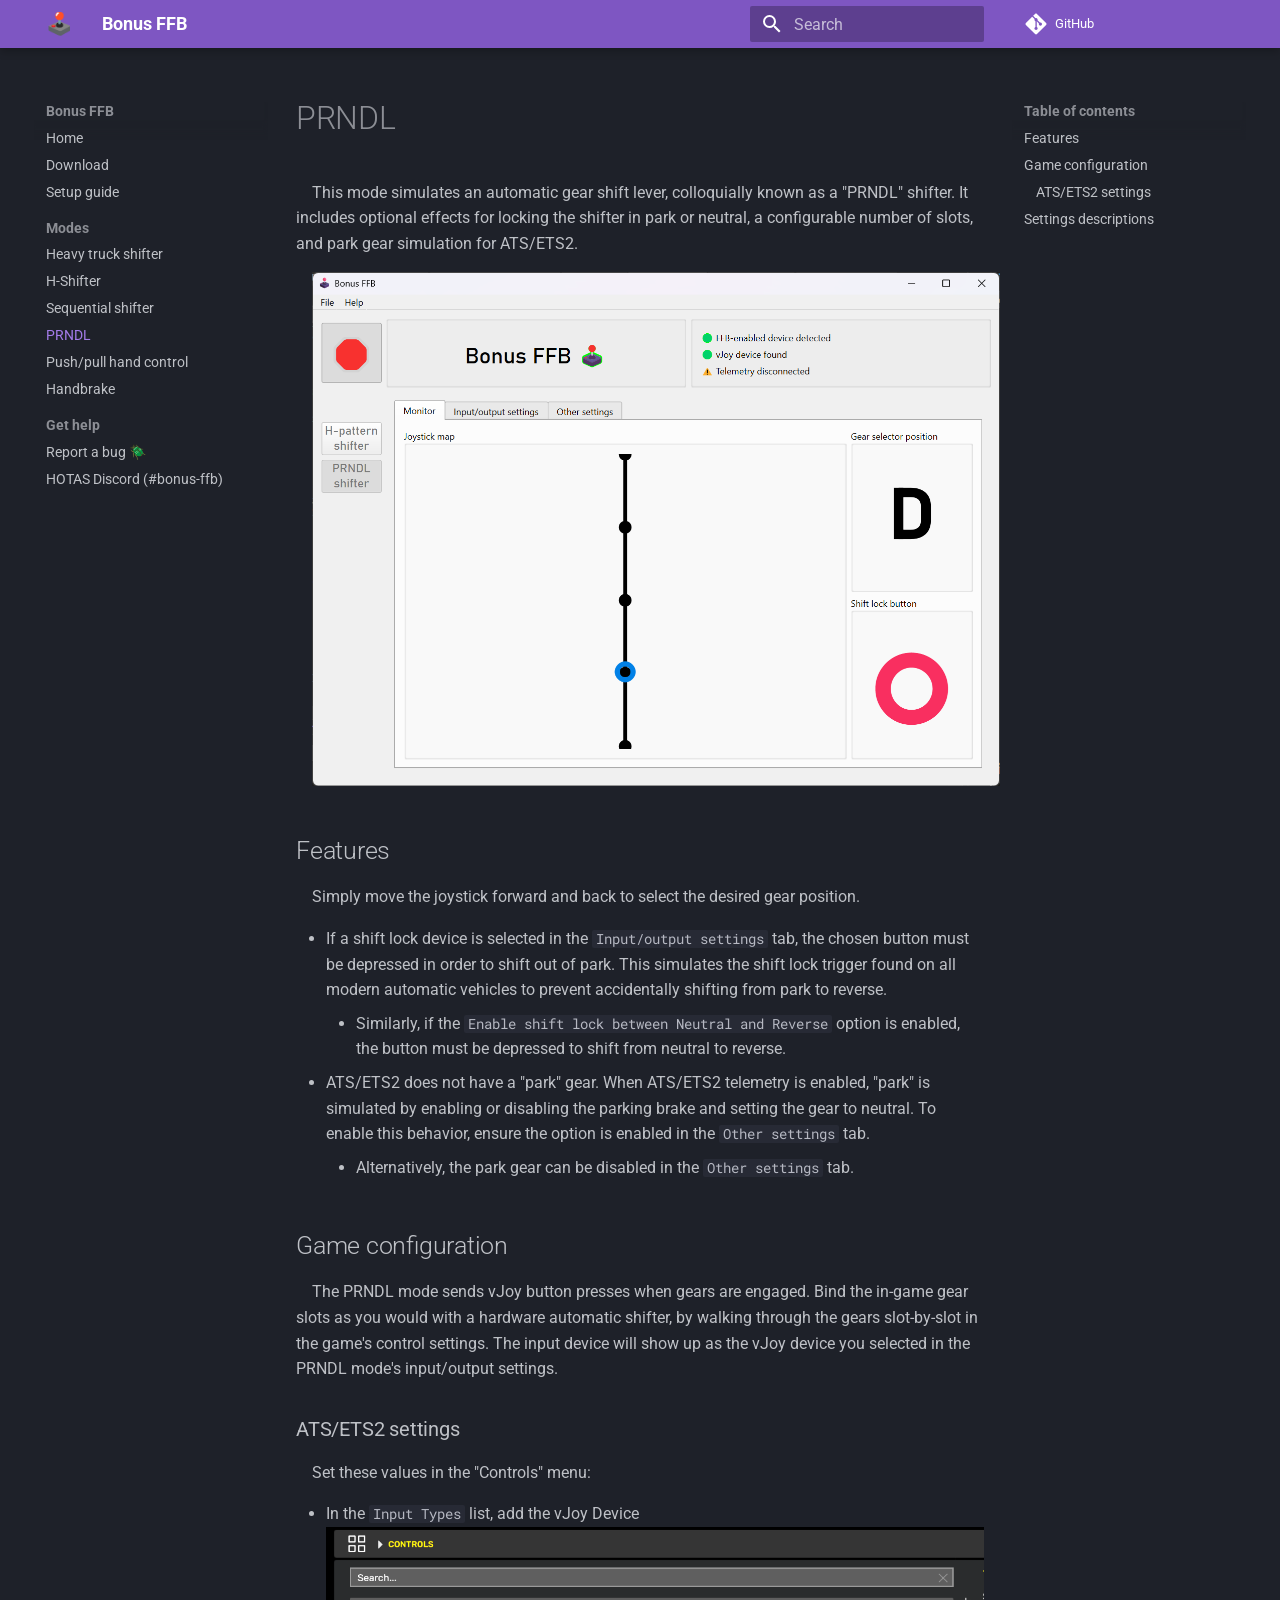
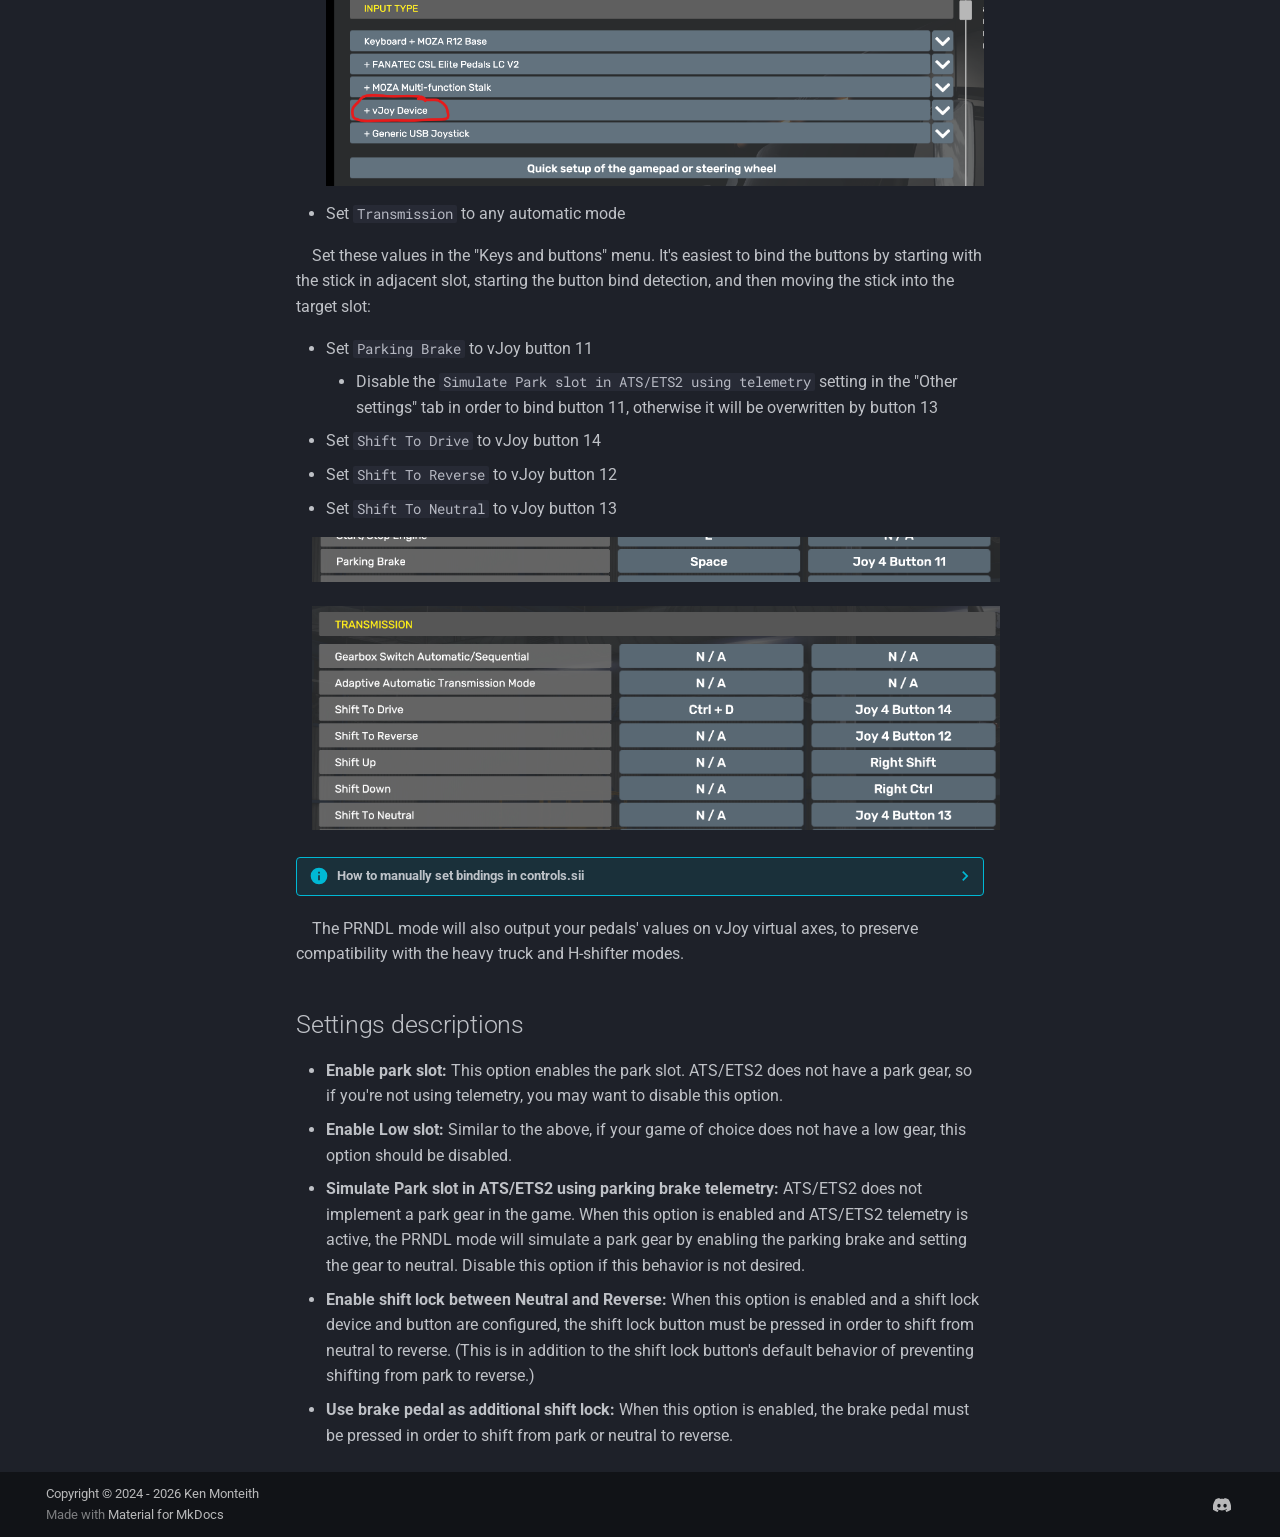
<file: prndl/index.html>
<!doctype html>
<html lang="en" class="no-js">
  <head>
    
      <meta charset="utf-8">
      <meta name="viewport" content="width=device-width,initial-scale=1">
      
      
      
        <link rel="canonical" href="https://kgmonteith.github.io/BonusFFB/prndl/">
      
      
        <link rel="prev" href="../seqshifter/">
      
      
        <link rel="next" href="../pphc/">
      
      
        
      
      
      <link rel="icon" href="data:image/svg+xml,<svg xmlns=%22http://www.w3.org/2000/svg%22 viewBox=%220 0 100 100%22><text y=%22.9em%22 font-size=%2290%22>🕹️</text></svg>">
      <meta name="generator" content="mkdocs-1.6.1, mkdocs-material-9.7.7">
    
    
      
        <title>PRNDL - Bonus FFB</title>
      
    
    
      <link rel="stylesheet" href="../assets/stylesheets/main.ec1eaa64.min.css">
      
        
        <link rel="stylesheet" href="../assets/stylesheets/palette.ab4e12ef.min.css">
      
      


    
    
      
    
    
      
        
        
        <link rel="preconnect" href="https://fonts.gstatic.com" crossorigin>
        <link rel="stylesheet" href="https://fonts.googleapis.com/css?family=Roboto:300,300i,400,400i,700,700i%7CRoboto+Mono:400,400i,700,700i&display=fallback">
        <style>:root{--md-text-font:"Roboto";--md-code-font:"Roboto Mono"}</style>
      
    
    
      <link rel="stylesheet" href="../stylesheets/extra.css">
    
    <script>__md_scope=new URL("..",location),__md_hash=e=>[...e].reduce(((e,_)=>(e<<5)-e+_.charCodeAt(0)),0),__md_get=(e,_=localStorage,t=__md_scope)=>JSON.parse(_.getItem(t.pathname+"."+e)),__md_set=(e,_,t=localStorage,a=__md_scope)=>{try{t.setItem(a.pathname+"."+e,JSON.stringify(_))}catch(e){}}</script>
    
      
  


  
  

<script id="__analytics">function __md_analytics(){function e(){dataLayer.push(arguments)}window.dataLayer=window.dataLayer||[],e("js",new Date),e("config","G-24NFE8C173"),document.addEventListener("DOMContentLoaded",(function(){document.forms.search&&document.forms.search.query.addEventListener("blur",(function(){this.value&&e("event","search",{search_term:this.value})}));document$.subscribe((function(){var t=document.forms.feedback;if(void 0!==t)for(var a of t.querySelectorAll("[type=submit]"))a.addEventListener("click",(function(a){a.preventDefault();var n=document.location.pathname,d=this.getAttribute("data-md-value");e("event","feedback",{page:n,data:d}),t.firstElementChild.disabled=!0;var r=t.querySelector(".md-feedback__note [data-md-value='"+d+"']");r&&(r.hidden=!1)})),t.hidden=!1})),location$.subscribe((function(t){e("config","G-24NFE8C173",{page_path:t.pathname})}))}));var t=document.createElement("script");t.async=!0,t.src="https://www.googletagmanager.com/gtag/js?id=G-24NFE8C173",document.getElementById("__analytics").insertAdjacentElement("afterEnd",t)}</script>
  
    <script>"undefined"!=typeof __md_analytics&&__md_analytics()</script>
  

    
    
  </head>
  
  
    
    
    
    
    
    <body dir="ltr" data-md-color-scheme="slate" data-md-color-primary="deep-purple" data-md-color-accent="deep-purple">
  
    
    <input class="md-toggle" data-md-toggle="drawer" type="checkbox" id="__drawer" autocomplete="off">
    <input class="md-toggle" data-md-toggle="search" type="checkbox" id="__search" autocomplete="off">
    <label class="md-overlay" for="__drawer"></label>
    <div data-md-component="skip">
      
        
        <a href="#prndl" class="md-skip">
          Skip to content
        </a>
      
    </div>
    <div data-md-component="announce">
      
    </div>
    
    
      

  

<header class="md-header md-header--shadow" data-md-component="header">
  <nav class="md-header__inner md-grid" aria-label="Header">
    <a href=".." title="Bonus FFB" class="md-header__button md-logo" aria-label="Bonus FFB" data-md-component="logo">
      
  <img src="data:image/svg+xml,<svg xmlns=%22http://www.w3.org/2000/svg%22 viewBox=%220 0 100 100%22><text y=%22.9em%22 font-size=%2290%22>🕹️</text></svg>" alt="logo">

    </a>
    <label class="md-header__button md-icon" for="__drawer">
      
      <svg xmlns="http://www.w3.org/2000/svg" viewBox="0 0 24 24"><path d="M3 6h18v2H3zm0 5h18v2H3zm0 5h18v2H3z"/></svg>
    </label>
    <div class="md-header__title" data-md-component="header-title">
      <div class="md-header__ellipsis">
        <div class="md-header__topic">
          <span class="md-ellipsis">
            Bonus FFB
          </span>
        </div>
        <div class="md-header__topic" data-md-component="header-topic">
          <span class="md-ellipsis">
            
              PRNDL
            
          </span>
        </div>
      </div>
    </div>
    
      
    
    
    
    
      
      
        <label class="md-header__button md-icon" for="__search">
          
          <svg xmlns="http://www.w3.org/2000/svg" viewBox="0 0 24 24"><path d="M9.5 3A6.5 6.5 0 0 1 16 9.5c0 1.61-.59 3.09-1.56 4.23l.27.27h.79l5 5-1.5 1.5-5-5v-.79l-.27-.27A6.52 6.52 0 0 1 9.5 16 6.5 6.5 0 0 1 3 9.5 6.5 6.5 0 0 1 9.5 3m0 2C7 5 5 7 5 9.5S7 14 9.5 14 14 12 14 9.5 12 5 9.5 5"/></svg>
        </label>
        <div class="md-search" data-md-component="search" role="dialog">
  <label class="md-search__overlay" for="__search"></label>
  <div class="md-search__inner" role="search">
    <form class="md-search__form" name="search">
      <input type="text" class="md-search__input" name="query" aria-label="Search" placeholder="Search" autocapitalize="off" autocorrect="off" autocomplete="off" spellcheck="false" data-md-component="search-query" required>
      <label class="md-search__icon md-icon" for="__search">
        
        <svg xmlns="http://www.w3.org/2000/svg" viewBox="0 0 24 24"><path d="M9.5 3A6.5 6.5 0 0 1 16 9.5c0 1.61-.59 3.09-1.56 4.23l.27.27h.79l5 5-1.5 1.5-5-5v-.79l-.27-.27A6.52 6.52 0 0 1 9.5 16 6.5 6.5 0 0 1 3 9.5 6.5 6.5 0 0 1 9.5 3m0 2C7 5 5 7 5 9.5S7 14 9.5 14 14 12 14 9.5 12 5 9.5 5"/></svg>
        
        <svg xmlns="http://www.w3.org/2000/svg" viewBox="0 0 24 24"><path d="M20 11v2H8l5.5 5.5-1.42 1.42L4.16 12l7.92-7.92L13.5 5.5 8 11z"/></svg>
      </label>
      <nav class="md-search__options" aria-label="Search">
        
        <button type="reset" class="md-search__icon md-icon" title="Clear" aria-label="Clear" tabindex="-1">
          
          <svg xmlns="http://www.w3.org/2000/svg" viewBox="0 0 24 24"><path d="M19 6.41 17.59 5 12 10.59 6.41 5 5 6.41 10.59 12 5 17.59 6.41 19 12 13.41 17.59 19 19 17.59 13.41 12z"/></svg>
        </button>
      </nav>
      
    </form>
    <div class="md-search__output">
      <div class="md-search__scrollwrap" tabindex="0" data-md-scrollfix>
        <div class="md-search-result" data-md-component="search-result">
          <div class="md-search-result__meta">
            Initializing search
          </div>
          <ol class="md-search-result__list" role="presentation"></ol>
        </div>
      </div>
    </div>
  </div>
</div>
      
    
    
      <div class="md-header__source">
        <a href="https://github.com/kgmonteith/BonusFFB" title="Go to repository" class="md-source" data-md-component="source">
  <div class="md-source__icon md-icon">
    
    <svg xmlns="http://www.w3.org/2000/svg" viewBox="0 0 448 512"><!--! Font Awesome Free 7.1.0 by @fontawesome - https://fontawesome.com License - https://fontawesome.com/license/free (Icons: CC BY 4.0, Fonts: SIL OFL 1.1, Code: MIT License) Copyright 2025 Fonticons, Inc.--><path d="M439.6 236.1 244 40.5c-5.4-5.5-12.8-8.5-20.4-8.5s-15 3-20.4 8.4L162.5 81l51.5 51.5c27.1-9.1 52.7 16.8 43.4 43.7l49.7 49.7c34.2-11.8 61.2 31 35.5 56.7-26.5 26.5-70.2-2.9-56-37.3L240.3 199v121.9c25.3 12.5 22.3 41.8 9.1 55-6.4 6.4-15.2 10.1-24.3 10.1s-17.8-3.6-24.3-10.1c-17.6-17.6-11.1-46.9 11.2-56v-123c-20.8-8.5-24.6-30.7-18.6-45L142.6 101 8.5 235.1C3 240.6 0 247.9 0 255.5s3 15 8.5 20.4l195.6 195.7c5.4 5.4 12.7 8.4 20.4 8.4s15-3 20.4-8.4l194.7-194.7c5.4-5.4 8.4-12.8 8.4-20.4s-3-15-8.4-20.4"/></svg>
  </div>
  <div class="md-source__repository">
    GitHub
  </div>
</a>
      </div>
    
  </nav>
  
</header>
    
    <div class="md-container" data-md-component="container">
      
      
        
          
        
      
      <main class="md-main" data-md-component="main">
        <div class="md-main__inner md-grid">
          
            
              
              <div class="md-sidebar md-sidebar--primary" data-md-component="sidebar" data-md-type="navigation" >
                <div class="md-sidebar__scrollwrap">
                  <div class="md-sidebar__inner">
                    



<nav class="md-nav md-nav--primary" aria-label="Navigation" data-md-level="0">
  <label class="md-nav__title" for="__drawer">
    <a href=".." title="Bonus FFB" class="md-nav__button md-logo" aria-label="Bonus FFB" data-md-component="logo">
      
  <img src="data:image/svg+xml,<svg xmlns=%22http://www.w3.org/2000/svg%22 viewBox=%220 0 100 100%22><text y=%22.9em%22 font-size=%2290%22>🕹️</text></svg>" alt="logo">

    </a>
    Bonus FFB
  </label>
  
    <div class="md-nav__source">
      <a href="https://github.com/kgmonteith/BonusFFB" title="Go to repository" class="md-source" data-md-component="source">
  <div class="md-source__icon md-icon">
    
    <svg xmlns="http://www.w3.org/2000/svg" viewBox="0 0 448 512"><!--! Font Awesome Free 7.1.0 by @fontawesome - https://fontawesome.com License - https://fontawesome.com/license/free (Icons: CC BY 4.0, Fonts: SIL OFL 1.1, Code: MIT License) Copyright 2025 Fonticons, Inc.--><path d="M439.6 236.1 244 40.5c-5.4-5.5-12.8-8.5-20.4-8.5s-15 3-20.4 8.4L162.5 81l51.5 51.5c27.1-9.1 52.7 16.8 43.4 43.7l49.7 49.7c34.2-11.8 61.2 31 35.5 56.7-26.5 26.5-70.2-2.9-56-37.3L240.3 199v121.9c25.3 12.5 22.3 41.8 9.1 55-6.4 6.4-15.2 10.1-24.3 10.1s-17.8-3.6-24.3-10.1c-17.6-17.6-11.1-46.9 11.2-56v-123c-20.8-8.5-24.6-30.7-18.6-45L142.6 101 8.5 235.1C3 240.6 0 247.9 0 255.5s3 15 8.5 20.4l195.6 195.7c5.4 5.4 12.7 8.4 20.4 8.4s15-3 20.4-8.4l194.7-194.7c5.4-5.4 8.4-12.8 8.4-20.4s-3-15-8.4-20.4"/></svg>
  </div>
  <div class="md-source__repository">
    GitHub
  </div>
</a>
    </div>
  
  <ul class="md-nav__list" data-md-scrollfix>
    
      
      
  
  
  
  
    <li class="md-nav__item">
      <a href=".." class="md-nav__link">
        
  
  
  <span class="md-ellipsis">
    
  
    Home
  

    
  </span>
  
  

      </a>
    </li>
  

    
      
      
  
  
  
  
    <li class="md-nav__item">
      <a href="https://github.com/kgmonteith/BonusFFB/releases?q=prerelease%3Afalse" class="md-nav__link">
        
  
  
  <span class="md-ellipsis">
    
  
    Download
  

    
  </span>
  
  

      </a>
    </li>
  

    
      
      
  
  
  
  
    <li class="md-nav__item">
      <a href="../setup-guide/" class="md-nav__link">
        
  
  
  <span class="md-ellipsis">
    
  
    Setup guide
  

    
  </span>
  
  

      </a>
    </li>
  

    
      
      
  
  
    
  
  
  
    
    
    
    
      
        
        
      
    
    
    <li class="md-nav__item md-nav__item--active md-nav__item--section md-nav__item--nested">
      
        
        
        <input class="md-nav__toggle md-toggle " type="checkbox" id="__nav_4" checked>
        
          
          <label class="md-nav__link" for="__nav_4" id="__nav_4_label" tabindex="">
            
  
  
  <span class="md-ellipsis">
    
  
    Modes
  

    
  </span>
  
  

            <span class="md-nav__icon md-icon"></span>
          </label>
        
        <nav class="md-nav" data-md-level="1" aria-labelledby="__nav_4_label" aria-expanded="true">
          <label class="md-nav__title" for="__nav_4">
            <span class="md-nav__icon md-icon"></span>
            
  
    Modes
  

          </label>
          <ul class="md-nav__list" data-md-scrollfix>
            
              
                
  
  
  
  
    <li class="md-nav__item">
      <a href="../heavytruck/" class="md-nav__link">
        
  
  
  <span class="md-ellipsis">
    
  
    Heavy truck shifter
  

    
  </span>
  
  

      </a>
    </li>
  

              
            
              
                
  
  
  
  
    <li class="md-nav__item">
      <a href="../hshifter/" class="md-nav__link">
        
  
  
  <span class="md-ellipsis">
    
  
    H-Shifter
  

    
  </span>
  
  

      </a>
    </li>
  

              
            
              
                
  
  
  
  
    <li class="md-nav__item">
      <a href="../seqshifter/" class="md-nav__link">
        
  
  
  <span class="md-ellipsis">
    
  
    Sequential shifter
  

    
  </span>
  
  

      </a>
    </li>
  

              
            
              
                
  
  
    
  
  
  
    <li class="md-nav__item md-nav__item--active">
      
      <input class="md-nav__toggle md-toggle" type="checkbox" id="__toc">
      
      
        
      
      
        <label class="md-nav__link md-nav__link--active" for="__toc">
          
  
  
  <span class="md-ellipsis">
    
  
    PRNDL
  

    
  </span>
  
  

          <span class="md-nav__icon md-icon"></span>
        </label>
      
      <a href="./" class="md-nav__link md-nav__link--active">
        
  
  
  <span class="md-ellipsis">
    
  
    PRNDL
  

    
  </span>
  
  

      </a>
      
        

<nav class="md-nav md-nav--secondary" aria-label="Table of contents">
  
  
  
    
  
  
    <label class="md-nav__title" for="__toc">
      <span class="md-nav__icon md-icon"></span>
      Table of contents
    </label>
    <ul class="md-nav__list" data-md-component="toc" data-md-scrollfix>
      
        <li class="md-nav__item">
  <a href="#features" class="md-nav__link">
    <span class="md-ellipsis">
      
        Features
      
    </span>
  </a>
  
</li>
      
        <li class="md-nav__item">
  <a href="#game-configuration" class="md-nav__link">
    <span class="md-ellipsis">
      
        Game configuration
      
    </span>
  </a>
  
    <nav class="md-nav" aria-label="Game configuration">
      <ul class="md-nav__list">
        
          <li class="md-nav__item">
  <a href="#atsets2-settings" class="md-nav__link">
    <span class="md-ellipsis">
      
        ATS/ETS2 settings
      
    </span>
  </a>
  
</li>
        
      </ul>
    </nav>
  
</li>
      
        <li class="md-nav__item">
  <a href="#settings-descriptions" class="md-nav__link">
    <span class="md-ellipsis">
      
        Settings descriptions
      
    </span>
  </a>
  
</li>
      
    </ul>
  
</nav>
      
    </li>
  

              
            
              
                
  
  
  
  
    <li class="md-nav__item">
      <a href="../pphc/" class="md-nav__link">
        
  
  
  <span class="md-ellipsis">
    
  
    Push/pull hand control
  

    
  </span>
  
  

      </a>
    </li>
  

              
            
              
                
  
  
  
  
    <li class="md-nav__item">
      <a href="../handbrake/" class="md-nav__link">
        
  
  
  <span class="md-ellipsis">
    
  
    Handbrake
  

    
  </span>
  
  

      </a>
    </li>
  

              
            
          </ul>
        </nav>
      
    </li>
  

    
      
      
  
  
  
  
    
    
    
    
      
        
        
      
    
    
    <li class="md-nav__item md-nav__item--section md-nav__item--nested">
      
        
        
        <input class="md-nav__toggle md-toggle " type="checkbox" id="__nav_5" >
        
          
          <label class="md-nav__link" for="__nav_5" id="__nav_5_label" tabindex="">
            
  
  
  <span class="md-ellipsis">
    
  
    Get help
  

    
  </span>
  
  

            <span class="md-nav__icon md-icon"></span>
          </label>
        
        <nav class="md-nav" data-md-level="1" aria-labelledby="__nav_5_label" aria-expanded="false">
          <label class="md-nav__title" for="__nav_5">
            <span class="md-nav__icon md-icon"></span>
            
  
    Get help
  

          </label>
          <ul class="md-nav__list" data-md-scrollfix>
            
              
                
  
  
  
  
    <li class="md-nav__item">
      <a href="https://github.com/kgmonteith/BonusFFB/issues" class="md-nav__link">
        
  
  
  <span class="md-ellipsis">
    
  
    Report a bug 🪲
  

    
  </span>
  
  

      </a>
    </li>
  

              
            
              
                
  
  
  
  
    <li class="md-nav__item">
      <a href="https://discord.gg/hotas" class="md-nav__link">
        
  
  
  <span class="md-ellipsis">
    
  
    HOTAS Discord (#bonus-ffb)
  

    
  </span>
  
  

      </a>
    </li>
  

              
            
          </ul>
        </nav>
      
    </li>
  

    
  </ul>
</nav>
                  </div>
                </div>
              </div>
            
            
              
              <div class="md-sidebar md-sidebar--secondary" data-md-component="sidebar" data-md-type="toc" >
                <div class="md-sidebar__scrollwrap">
                  <div class="md-sidebar__inner">
                    

<nav class="md-nav md-nav--secondary" aria-label="Table of contents">
  
  
  
    
  
  
    <label class="md-nav__title" for="__toc">
      <span class="md-nav__icon md-icon"></span>
      Table of contents
    </label>
    <ul class="md-nav__list" data-md-component="toc" data-md-scrollfix>
      
        <li class="md-nav__item">
  <a href="#features" class="md-nav__link">
    <span class="md-ellipsis">
      
        Features
      
    </span>
  </a>
  
</li>
      
        <li class="md-nav__item">
  <a href="#game-configuration" class="md-nav__link">
    <span class="md-ellipsis">
      
        Game configuration
      
    </span>
  </a>
  
    <nav class="md-nav" aria-label="Game configuration">
      <ul class="md-nav__list">
        
          <li class="md-nav__item">
  <a href="#atsets2-settings" class="md-nav__link">
    <span class="md-ellipsis">
      
        ATS/ETS2 settings
      
    </span>
  </a>
  
</li>
        
      </ul>
    </nav>
  
</li>
      
        <li class="md-nav__item">
  <a href="#settings-descriptions" class="md-nav__link">
    <span class="md-ellipsis">
      
        Settings descriptions
      
    </span>
  </a>
  
</li>
      
    </ul>
  
</nav>
                  </div>
                </div>
              </div>
            
          
          
            <div class="md-content" data-md-component="content">
              
              <article class="md-content__inner md-typeset">
                
                  


  
  


<h1 id="prndl">PRNDL</h1>
<p>This mode simulates an automatic gear shift lever, colloquially known as a "PRNDL" shifter. It includes optional effects for locking the shifter in park or neutral, a configurable number of slots, and park gear simulation for ATS/ETS2.</p>
<p><img alt="PRNDL" src="../images/prndl-screenshot.png" /> </p>
<h2 id="features">Features</h2>
<p>Simply move the joystick forward and back to select the desired gear position.</p>
<ul>
<li>If a shift lock device is selected in the <code>Input/output settings</code> tab, the chosen button must be depressed in order to shift out of park. This simulates the shift lock trigger found on all modern automatic vehicles to prevent accidentally shifting from park to reverse.<ul>
<li>Similarly, if the <code>Enable shift lock between Neutral and Reverse</code> option is enabled, the button must be depressed to shift from neutral to reverse.</li>
</ul>
</li>
<li>ATS/ETS2 does not have a "park" gear. When ATS/ETS2 telemetry is enabled, "park" is simulated by enabling or disabling the parking brake and setting the gear to neutral. To enable this behavior, ensure the option is enabled in the <code>Other settings</code> tab.<ul>
<li>Alternatively, the park gear can be disabled in the <code>Other settings</code> tab.</li>
</ul>
</li>
</ul>
<h2 id="game-configuration">Game configuration</h2>
<p>The PRNDL mode sends vJoy button presses when gears are engaged. Bind the in-game gear slots as you would with a hardware automatic shifter, by walking through the gears slot-by-slot in the game's control settings. The input device will show up as the vJoy device you selected in the PRNDL mode's input/output settings.</p>
<h3 id="atsets2-settings">ATS/ETS2 settings</h3>
<p>Set these values in the "Controls" menu:</p>
<ul>
<li>In the <code>Input Types</code> list, add the vJoy Device
<img alt="ATS vJoy" src="../images/ats-vjoy.png" /> </li>
<li>Set <code>Transmission</code> to any automatic mode</li>
</ul>
<p>Set these values in the "Keys and buttons" menu. It's easiest to bind the buttons by starting with the stick in adjacent slot, starting the button bind detection, and then moving the stick into the target slot:</p>
<ul>
<li>Set <code>Parking Brake</code> to vJoy button 11<ul>
<li>Disable the <code>Simulate Park slot in ATS/ETS2 using telemetry</code> setting in the "Other settings" tab in order to bind button 11, otherwise it will be overwritten by button 13</li>
</ul>
</li>
<li>Set <code>Shift To Drive</code> to vJoy button 14</li>
<li>Set <code>Shift To Reverse</code> to vJoy button 12</li>
<li>Set <code>Shift To Neutral</code> to vJoy button 13</li>
</ul>
<p><img alt="Truck sim parking brake binding" src="../images/prndl-button-parking.png" /></p>
<p><img alt="Truck sim transmission bindings" src="../images/prndl-buttons-transmission.png" /></p>
<details class="info">
<summary>How to manually set bindings in controls.sii</summary>
<p>If you're comfortable editing the <code>controls.sii</code> file for you profile, you can also set the bindings by editing these entries, substituting <code>joy4</code> for your vJoy device number:</p>
<div class="highlight"><pre><span></span><code>config_lines[391]: "mix parkingbrake `keyboard.space?0 | joy4.b12?0 | semantical.parkingbrake?0`"
config_lines[483]: "mix gear0 `unbound?0 | joy4.b14?0 | semantical.gear0?0`"
config_lines[484]: "mix geardrive `modifier(cstm_mod_1?0 &amp; (! cstm_mod_2?0) &amp; (! cstm_mod_3?0) &amp; (! cstm_mod_4?0) &amp; (! cstm_mod_5?0) &amp; (! cstm_mod_6?0), keyboard.d?0) || joy4.b15?0 | semantical.geardrive?0`"
config_lines[485]: "mix gearreverse `unbound?0 | joy4.b13?0 | semantical.gearreverse?0`"
</code></pre></div>
</details>
<p>The PRNDL mode will also output your pedals' values on vJoy virtual axes, to preserve compatibility with the heavy truck and H-shifter modes.</p>
<h2 id="settings-descriptions">Settings descriptions</h2>
<ul>
<li><strong><span id="enable-park-slot">Enable park slot:</span></strong> This option enables the park slot. ATS/ETS2 does not have a park gear, so if you're not using telemetry, you may want to disable this option.</li>
<li><strong><span id="enable-low-slot">Enable Low slot:</span></strong> Similar to the above, if your game of choice does not have a low gear, this option should be disabled.</li>
<li><strong><span id="simulate-park-slot">Simulate Park slot in ATS/ETS2 using parking brake telemetry:</span></strong> ATS/ETS2 does not implement a park gear in the game. When this option is enabled and ATS/ETS2 telemetry is active, the PRNDL mode will simulate a park gear by enabling the parking brake and setting the gear to neutral. Disable this option if this behavior is not desired.</li>
<li><strong><span id="enable-shift-lock-between-neutral-and-reverse">Enable shift lock between Neutral and Reverse:</span></strong> When this option is enabled and a shift lock device and button are configured, the shift lock button must be pressed in order to shift from neutral to reverse. (This is in addition to the shift lock button's default behavior of preventing shifting from park to reverse.)</li>
<li><strong><span id="use-brake-pedal-as-additional-shift-lock">Use brake pedal as additional shift lock:</span></strong> When this option is enabled, the brake pedal must be pressed in order to shift from park or neutral to reverse.</li>
</ul>









  




                
              </article>
            </div>
          
          
<script>var target=document.getElementById(location.hash.slice(1));target&&target.name&&(target.checked=target.name.startsWith("__tabbed_"))</script>
        </div>
        
      </main>
      
        <footer class="md-footer">
  
  <div class="md-footer-meta md-typeset">
    <div class="md-footer-meta__inner md-grid">
      <div class="md-copyright">
  
    <div class="md-copyright__highlight">
      Copyright &copy; 2024 - 2026 Ken Monteith
    </div>
  
  
    Made with
    <a href="https://squidfunk.github.io/mkdocs-material/" target="_blank" rel="noopener">
      Material for MkDocs
    </a>
  
</div>
      
        
<div class="md-social">
  
    
    
    
    
      
      
    
    <a href="https://discord.gg/hotas" target="_blank" rel="noopener" title="discord.gg" class="md-social__link">
      <svg xmlns="http://www.w3.org/2000/svg" viewBox="0 0 576 512"><!--! Font Awesome Free 7.1.0 by @fontawesome - https://fontawesome.com License - https://fontawesome.com/license/free (Icons: CC BY 4.0, Fonts: SIL OFL 1.1, Code: MIT License) Copyright 2025 Fonticons, Inc.--><path d="M492.5 69.8c-.2-.3-.4-.6-.8-.7-38.1-17.5-78.4-30-119.7-37.1-.4-.1-.8 0-1.1.1s-.6.4-.8.8c-5.5 9.9-10.5 20.2-14.9 30.6-44.6-6.8-89.9-6.8-134.4 0-4.5-10.5-9.5-20.7-15.1-30.6-.2-.3-.5-.6-.8-.8s-.7-.2-1.1-.2C162.5 39 122.2 51.5 84.1 69c-.3.1-.6.4-.8.7C7.1 183.5-13.8 294.6-3.6 404.2c0 .3.1.5.2.8s.3.4.5.6c44.4 32.9 94 58 146.8 74.2.4.1.8.1 1.1 0s.7-.4.9-.7c11.3-15.4 21.4-31.8 30-48.8.1-.2.2-.5.2-.8s0-.5-.1-.8-.2-.5-.4-.6-.4-.3-.7-.4c-15.8-6.1-31.2-13.4-45.9-21.9-.3-.2-.5-.4-.7-.6s-.3-.6-.3-.9 0-.6.2-.9.3-.5.6-.7c3.1-2.3 6.2-4.7 9.1-7.1.3-.2.6-.4.9-.4s.7 0 1 .1c96.2 43.9 200.4 43.9 295.5 0 .3-.1.7-.2 1-.2s.7.2.9.4c2.9 2.4 6 4.9 9.1 7.2.2.2.4.4.6.7s.2.6.2.9-.1.6-.3.9-.4.5-.6.6c-14.7 8.6-30 15.9-45.9 21.8-.2.1-.5.2-.7.4s-.3.4-.4.7-.1.5-.1.8.1.5.2.8c8.8 17 18.8 33.3 30 48.8.2.3.6.6.9.7s.8.1 1.1 0c52.9-16.2 102.6-41.3 147.1-74.2.2-.2.4-.4.5-.6s.2-.5.2-.8c12.3-126.8-20.5-236.9-86.9-334.5zm-302 267.7c-29 0-52.8-26.6-52.8-59.2s23.4-59.2 52.8-59.2c29.7 0 53.3 26.8 52.8 59.2 0 32.7-23.4 59.2-52.8 59.2m195.4 0c-29 0-52.8-26.6-52.8-59.2s23.4-59.2 52.8-59.2c29.7 0 53.3 26.8 52.8 59.2 0 32.7-23.2 59.2-52.8 59.2"/></svg>
    </a>
  
</div>
      
    </div>
  </div>
</footer>
      
    </div>
    <div class="md-dialog" data-md-component="dialog">
      <div class="md-dialog__inner md-typeset"></div>
    </div>
    
    
    
      
      
      <script id="__config" type="application/json">{"annotate": null, "base": "..", "features": ["navigation.sections", "content.footnote.tooltips"], "search": "../assets/javascripts/workers/search.2c215733.min.js", "tags": null, "translations": {"clipboard.copied": "Copied to clipboard", "clipboard.copy": "Copy to clipboard", "search.result.more.one": "1 more on this page", "search.result.more.other": "# more on this page", "search.result.none": "No matching documents", "search.result.one": "1 matching document", "search.result.other": "# matching documents", "search.result.placeholder": "Type to start searching", "search.result.term.missing": "Missing", "select.version": "Select version"}, "version": null}</script>
    
    
      <script src="../assets/javascripts/bundle.d7400e89.min.js"></script>
      
    
  </body>
</html>
</file>
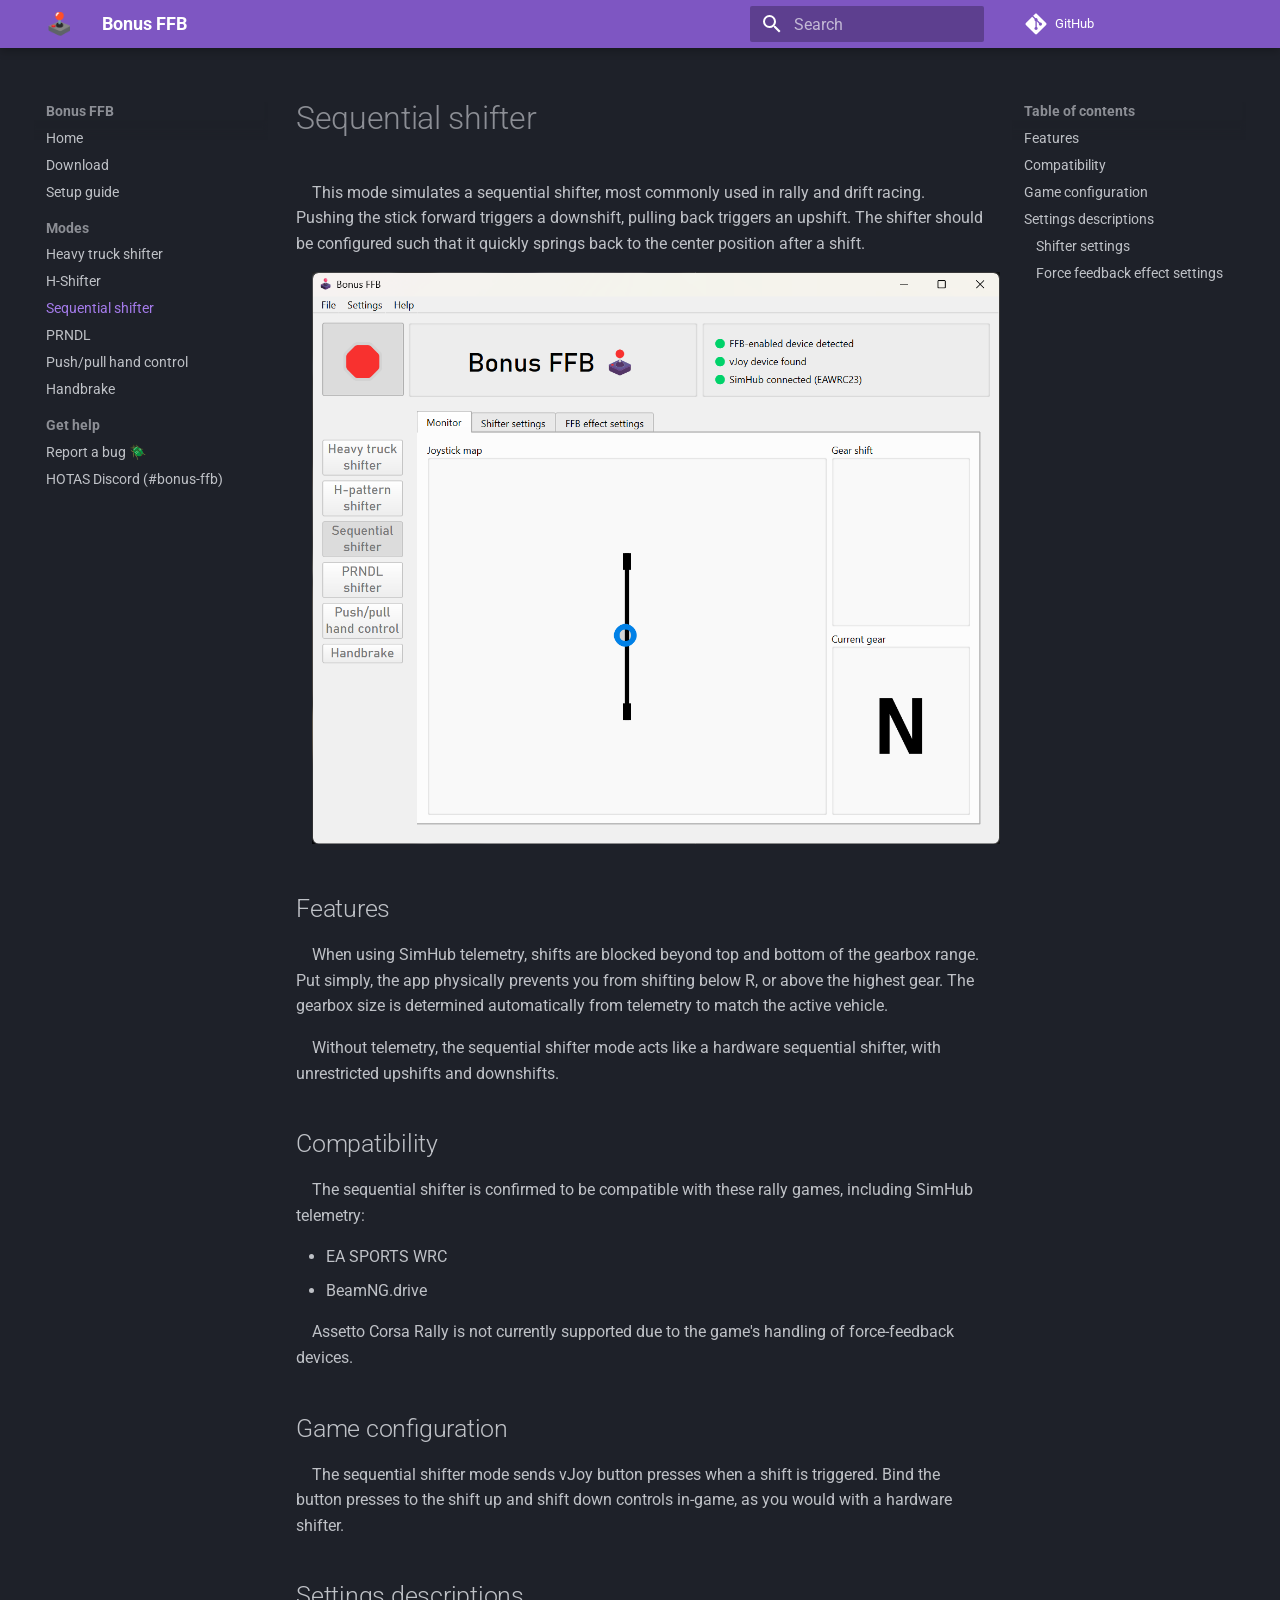
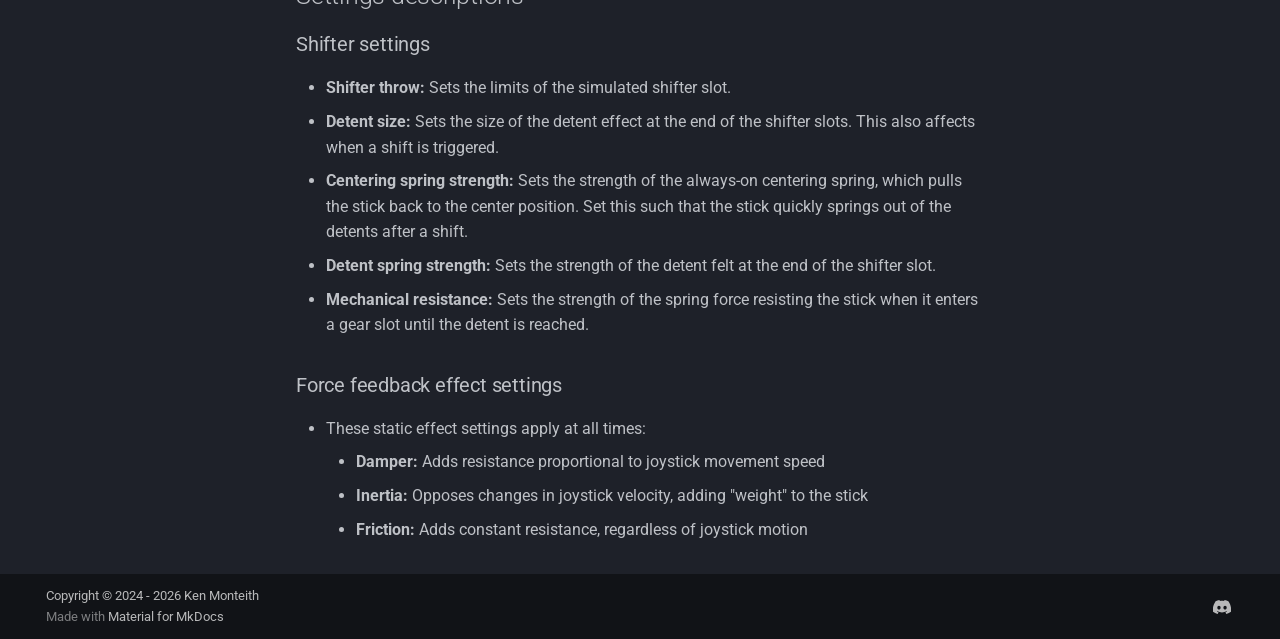
<file: seqshifter/index.html>
<!doctype html>
<html lang="en" class="no-js">
  <head>
    
      <meta charset="utf-8">
      <meta name="viewport" content="width=device-width,initial-scale=1">
      
      
      
        <link rel="canonical" href="https://kgmonteith.github.io/BonusFFB/seqshifter/">
      
      
        <link rel="prev" href="../hshifter/">
      
      
        <link rel="next" href="../prndl/">
      
      
        
      
      
      <link rel="icon" href="data:image/svg+xml,<svg xmlns=%22http://www.w3.org/2000/svg%22 viewBox=%220 0 100 100%22><text y=%22.9em%22 font-size=%2290%22>🕹️</text></svg>">
      <meta name="generator" content="mkdocs-1.6.1, mkdocs-material-9.7.7">
    
    
      
        <title>Sequential shifter - Bonus FFB</title>
      
    
    
      <link rel="stylesheet" href="../assets/stylesheets/main.ec1eaa64.min.css">
      
        
        <link rel="stylesheet" href="../assets/stylesheets/palette.ab4e12ef.min.css">
      
      


    
    
      
    
    
      
        
        
        <link rel="preconnect" href="https://fonts.gstatic.com" crossorigin>
        <link rel="stylesheet" href="https://fonts.googleapis.com/css?family=Roboto:300,300i,400,400i,700,700i%7CRoboto+Mono:400,400i,700,700i&display=fallback">
        <style>:root{--md-text-font:"Roboto";--md-code-font:"Roboto Mono"}</style>
      
    
    
      <link rel="stylesheet" href="../stylesheets/extra.css">
    
    <script>__md_scope=new URL("..",location),__md_hash=e=>[...e].reduce(((e,_)=>(e<<5)-e+_.charCodeAt(0)),0),__md_get=(e,_=localStorage,t=__md_scope)=>JSON.parse(_.getItem(t.pathname+"."+e)),__md_set=(e,_,t=localStorage,a=__md_scope)=>{try{t.setItem(a.pathname+"."+e,JSON.stringify(_))}catch(e){}}</script>
    
      
  


  
  

<script id="__analytics">function __md_analytics(){function e(){dataLayer.push(arguments)}window.dataLayer=window.dataLayer||[],e("js",new Date),e("config","G-24NFE8C173"),document.addEventListener("DOMContentLoaded",(function(){document.forms.search&&document.forms.search.query.addEventListener("blur",(function(){this.value&&e("event","search",{search_term:this.value})}));document$.subscribe((function(){var t=document.forms.feedback;if(void 0!==t)for(var a of t.querySelectorAll("[type=submit]"))a.addEventListener("click",(function(a){a.preventDefault();var n=document.location.pathname,d=this.getAttribute("data-md-value");e("event","feedback",{page:n,data:d}),t.firstElementChild.disabled=!0;var r=t.querySelector(".md-feedback__note [data-md-value='"+d+"']");r&&(r.hidden=!1)})),t.hidden=!1})),location$.subscribe((function(t){e("config","G-24NFE8C173",{page_path:t.pathname})}))}));var t=document.createElement("script");t.async=!0,t.src="https://www.googletagmanager.com/gtag/js?id=G-24NFE8C173",document.getElementById("__analytics").insertAdjacentElement("afterEnd",t)}</script>
  
    <script>"undefined"!=typeof __md_analytics&&__md_analytics()</script>
  

    
    
  </head>
  
  
    
    
    
    
    
    <body dir="ltr" data-md-color-scheme="slate" data-md-color-primary="deep-purple" data-md-color-accent="deep-purple">
  
    
    <input class="md-toggle" data-md-toggle="drawer" type="checkbox" id="__drawer" autocomplete="off">
    <input class="md-toggle" data-md-toggle="search" type="checkbox" id="__search" autocomplete="off">
    <label class="md-overlay" for="__drawer"></label>
    <div data-md-component="skip">
      
        
        <a href="#sequential-shifter" class="md-skip">
          Skip to content
        </a>
      
    </div>
    <div data-md-component="announce">
      
    </div>
    
    
      

  

<header class="md-header md-header--shadow" data-md-component="header">
  <nav class="md-header__inner md-grid" aria-label="Header">
    <a href=".." title="Bonus FFB" class="md-header__button md-logo" aria-label="Bonus FFB" data-md-component="logo">
      
  <img src="data:image/svg+xml,<svg xmlns=%22http://www.w3.org/2000/svg%22 viewBox=%220 0 100 100%22><text y=%22.9em%22 font-size=%2290%22>🕹️</text></svg>" alt="logo">

    </a>
    <label class="md-header__button md-icon" for="__drawer">
      
      <svg xmlns="http://www.w3.org/2000/svg" viewBox="0 0 24 24"><path d="M3 6h18v2H3zm0 5h18v2H3zm0 5h18v2H3z"/></svg>
    </label>
    <div class="md-header__title" data-md-component="header-title">
      <div class="md-header__ellipsis">
        <div class="md-header__topic">
          <span class="md-ellipsis">
            Bonus FFB
          </span>
        </div>
        <div class="md-header__topic" data-md-component="header-topic">
          <span class="md-ellipsis">
            
              Sequential shifter
            
          </span>
        </div>
      </div>
    </div>
    
      
    
    
    
    
      
      
        <label class="md-header__button md-icon" for="__search">
          
          <svg xmlns="http://www.w3.org/2000/svg" viewBox="0 0 24 24"><path d="M9.5 3A6.5 6.5 0 0 1 16 9.5c0 1.61-.59 3.09-1.56 4.23l.27.27h.79l5 5-1.5 1.5-5-5v-.79l-.27-.27A6.52 6.52 0 0 1 9.5 16 6.5 6.5 0 0 1 3 9.5 6.5 6.5 0 0 1 9.5 3m0 2C7 5 5 7 5 9.5S7 14 9.5 14 14 12 14 9.5 12 5 9.5 5"/></svg>
        </label>
        <div class="md-search" data-md-component="search" role="dialog">
  <label class="md-search__overlay" for="__search"></label>
  <div class="md-search__inner" role="search">
    <form class="md-search__form" name="search">
      <input type="text" class="md-search__input" name="query" aria-label="Search" placeholder="Search" autocapitalize="off" autocorrect="off" autocomplete="off" spellcheck="false" data-md-component="search-query" required>
      <label class="md-search__icon md-icon" for="__search">
        
        <svg xmlns="http://www.w3.org/2000/svg" viewBox="0 0 24 24"><path d="M9.5 3A6.5 6.5 0 0 1 16 9.5c0 1.61-.59 3.09-1.56 4.23l.27.27h.79l5 5-1.5 1.5-5-5v-.79l-.27-.27A6.52 6.52 0 0 1 9.5 16 6.5 6.5 0 0 1 3 9.5 6.5 6.5 0 0 1 9.5 3m0 2C7 5 5 7 5 9.5S7 14 9.5 14 14 12 14 9.5 12 5 9.5 5"/></svg>
        
        <svg xmlns="http://www.w3.org/2000/svg" viewBox="0 0 24 24"><path d="M20 11v2H8l5.5 5.5-1.42 1.42L4.16 12l7.92-7.92L13.5 5.5 8 11z"/></svg>
      </label>
      <nav class="md-search__options" aria-label="Search">
        
        <button type="reset" class="md-search__icon md-icon" title="Clear" aria-label="Clear" tabindex="-1">
          
          <svg xmlns="http://www.w3.org/2000/svg" viewBox="0 0 24 24"><path d="M19 6.41 17.59 5 12 10.59 6.41 5 5 6.41 10.59 12 5 17.59 6.41 19 12 13.41 17.59 19 19 17.59 13.41 12z"/></svg>
        </button>
      </nav>
      
    </form>
    <div class="md-search__output">
      <div class="md-search__scrollwrap" tabindex="0" data-md-scrollfix>
        <div class="md-search-result" data-md-component="search-result">
          <div class="md-search-result__meta">
            Initializing search
          </div>
          <ol class="md-search-result__list" role="presentation"></ol>
        </div>
      </div>
    </div>
  </div>
</div>
      
    
    
      <div class="md-header__source">
        <a href="https://github.com/kgmonteith/BonusFFB" title="Go to repository" class="md-source" data-md-component="source">
  <div class="md-source__icon md-icon">
    
    <svg xmlns="http://www.w3.org/2000/svg" viewBox="0 0 448 512"><!--! Font Awesome Free 7.1.0 by @fontawesome - https://fontawesome.com License - https://fontawesome.com/license/free (Icons: CC BY 4.0, Fonts: SIL OFL 1.1, Code: MIT License) Copyright 2025 Fonticons, Inc.--><path d="M439.6 236.1 244 40.5c-5.4-5.5-12.8-8.5-20.4-8.5s-15 3-20.4 8.4L162.5 81l51.5 51.5c27.1-9.1 52.7 16.8 43.4 43.7l49.7 49.7c34.2-11.8 61.2 31 35.5 56.7-26.5 26.5-70.2-2.9-56-37.3L240.3 199v121.9c25.3 12.5 22.3 41.8 9.1 55-6.4 6.4-15.2 10.1-24.3 10.1s-17.8-3.6-24.3-10.1c-17.6-17.6-11.1-46.9 11.2-56v-123c-20.8-8.5-24.6-30.7-18.6-45L142.6 101 8.5 235.1C3 240.6 0 247.9 0 255.5s3 15 8.5 20.4l195.6 195.7c5.4 5.4 12.7 8.4 20.4 8.4s15-3 20.4-8.4l194.7-194.7c5.4-5.4 8.4-12.8 8.4-20.4s-3-15-8.4-20.4"/></svg>
  </div>
  <div class="md-source__repository">
    GitHub
  </div>
</a>
      </div>
    
  </nav>
  
</header>
    
    <div class="md-container" data-md-component="container">
      
      
        
          
        
      
      <main class="md-main" data-md-component="main">
        <div class="md-main__inner md-grid">
          
            
              
              <div class="md-sidebar md-sidebar--primary" data-md-component="sidebar" data-md-type="navigation" >
                <div class="md-sidebar__scrollwrap">
                  <div class="md-sidebar__inner">
                    



<nav class="md-nav md-nav--primary" aria-label="Navigation" data-md-level="0">
  <label class="md-nav__title" for="__drawer">
    <a href=".." title="Bonus FFB" class="md-nav__button md-logo" aria-label="Bonus FFB" data-md-component="logo">
      
  <img src="data:image/svg+xml,<svg xmlns=%22http://www.w3.org/2000/svg%22 viewBox=%220 0 100 100%22><text y=%22.9em%22 font-size=%2290%22>🕹️</text></svg>" alt="logo">

    </a>
    Bonus FFB
  </label>
  
    <div class="md-nav__source">
      <a href="https://github.com/kgmonteith/BonusFFB" title="Go to repository" class="md-source" data-md-component="source">
  <div class="md-source__icon md-icon">
    
    <svg xmlns="http://www.w3.org/2000/svg" viewBox="0 0 448 512"><!--! Font Awesome Free 7.1.0 by @fontawesome - https://fontawesome.com License - https://fontawesome.com/license/free (Icons: CC BY 4.0, Fonts: SIL OFL 1.1, Code: MIT License) Copyright 2025 Fonticons, Inc.--><path d="M439.6 236.1 244 40.5c-5.4-5.5-12.8-8.5-20.4-8.5s-15 3-20.4 8.4L162.5 81l51.5 51.5c27.1-9.1 52.7 16.8 43.4 43.7l49.7 49.7c34.2-11.8 61.2 31 35.5 56.7-26.5 26.5-70.2-2.9-56-37.3L240.3 199v121.9c25.3 12.5 22.3 41.8 9.1 55-6.4 6.4-15.2 10.1-24.3 10.1s-17.8-3.6-24.3-10.1c-17.6-17.6-11.1-46.9 11.2-56v-123c-20.8-8.5-24.6-30.7-18.6-45L142.6 101 8.5 235.1C3 240.6 0 247.9 0 255.5s3 15 8.5 20.4l195.6 195.7c5.4 5.4 12.7 8.4 20.4 8.4s15-3 20.4-8.4l194.7-194.7c5.4-5.4 8.4-12.8 8.4-20.4s-3-15-8.4-20.4"/></svg>
  </div>
  <div class="md-source__repository">
    GitHub
  </div>
</a>
    </div>
  
  <ul class="md-nav__list" data-md-scrollfix>
    
      
      
  
  
  
  
    <li class="md-nav__item">
      <a href=".." class="md-nav__link">
        
  
  
  <span class="md-ellipsis">
    
  
    Home
  

    
  </span>
  
  

      </a>
    </li>
  

    
      
      
  
  
  
  
    <li class="md-nav__item">
      <a href="https://github.com/kgmonteith/BonusFFB/releases?q=prerelease%3Afalse" class="md-nav__link">
        
  
  
  <span class="md-ellipsis">
    
  
    Download
  

    
  </span>
  
  

      </a>
    </li>
  

    
      
      
  
  
  
  
    <li class="md-nav__item">
      <a href="../setup-guide/" class="md-nav__link">
        
  
  
  <span class="md-ellipsis">
    
  
    Setup guide
  

    
  </span>
  
  

      </a>
    </li>
  

    
      
      
  
  
    
  
  
  
    
    
    
    
      
        
        
      
    
    
    <li class="md-nav__item md-nav__item--active md-nav__item--section md-nav__item--nested">
      
        
        
        <input class="md-nav__toggle md-toggle " type="checkbox" id="__nav_4" checked>
        
          
          <label class="md-nav__link" for="__nav_4" id="__nav_4_label" tabindex="">
            
  
  
  <span class="md-ellipsis">
    
  
    Modes
  

    
  </span>
  
  

            <span class="md-nav__icon md-icon"></span>
          </label>
        
        <nav class="md-nav" data-md-level="1" aria-labelledby="__nav_4_label" aria-expanded="true">
          <label class="md-nav__title" for="__nav_4">
            <span class="md-nav__icon md-icon"></span>
            
  
    Modes
  

          </label>
          <ul class="md-nav__list" data-md-scrollfix>
            
              
                
  
  
  
  
    <li class="md-nav__item">
      <a href="../heavytruck/" class="md-nav__link">
        
  
  
  <span class="md-ellipsis">
    
  
    Heavy truck shifter
  

    
  </span>
  
  

      </a>
    </li>
  

              
            
              
                
  
  
  
  
    <li class="md-nav__item">
      <a href="../hshifter/" class="md-nav__link">
        
  
  
  <span class="md-ellipsis">
    
  
    H-Shifter
  

    
  </span>
  
  

      </a>
    </li>
  

              
            
              
                
  
  
    
  
  
  
    <li class="md-nav__item md-nav__item--active">
      
      <input class="md-nav__toggle md-toggle" type="checkbox" id="__toc">
      
      
        
      
      
        <label class="md-nav__link md-nav__link--active" for="__toc">
          
  
  
  <span class="md-ellipsis">
    
  
    Sequential shifter
  

    
  </span>
  
  

          <span class="md-nav__icon md-icon"></span>
        </label>
      
      <a href="./" class="md-nav__link md-nav__link--active">
        
  
  
  <span class="md-ellipsis">
    
  
    Sequential shifter
  

    
  </span>
  
  

      </a>
      
        

<nav class="md-nav md-nav--secondary" aria-label="Table of contents">
  
  
  
    
  
  
    <label class="md-nav__title" for="__toc">
      <span class="md-nav__icon md-icon"></span>
      Table of contents
    </label>
    <ul class="md-nav__list" data-md-component="toc" data-md-scrollfix>
      
        <li class="md-nav__item">
  <a href="#features" class="md-nav__link">
    <span class="md-ellipsis">
      
        Features
      
    </span>
  </a>
  
</li>
      
        <li class="md-nav__item">
  <a href="#compatibility" class="md-nav__link">
    <span class="md-ellipsis">
      
        Compatibility
      
    </span>
  </a>
  
</li>
      
        <li class="md-nav__item">
  <a href="#game-configuration" class="md-nav__link">
    <span class="md-ellipsis">
      
        Game configuration
      
    </span>
  </a>
  
</li>
      
        <li class="md-nav__item">
  <a href="#settings-descriptions" class="md-nav__link">
    <span class="md-ellipsis">
      
        Settings descriptions
      
    </span>
  </a>
  
    <nav class="md-nav" aria-label="Settings descriptions">
      <ul class="md-nav__list">
        
          <li class="md-nav__item">
  <a href="#shifter-settings" class="md-nav__link">
    <span class="md-ellipsis">
      
        Shifter settings
      
    </span>
  </a>
  
</li>
        
          <li class="md-nav__item">
  <a href="#force-feedback-effect-settings" class="md-nav__link">
    <span class="md-ellipsis">
      
        Force feedback effect settings
      
    </span>
  </a>
  
</li>
        
      </ul>
    </nav>
  
</li>
      
    </ul>
  
</nav>
      
    </li>
  

              
            
              
                
  
  
  
  
    <li class="md-nav__item">
      <a href="../prndl/" class="md-nav__link">
        
  
  
  <span class="md-ellipsis">
    
  
    PRNDL
  

    
  </span>
  
  

      </a>
    </li>
  

              
            
              
                
  
  
  
  
    <li class="md-nav__item">
      <a href="../pphc/" class="md-nav__link">
        
  
  
  <span class="md-ellipsis">
    
  
    Push/pull hand control
  

    
  </span>
  
  

      </a>
    </li>
  

              
            
              
                
  
  
  
  
    <li class="md-nav__item">
      <a href="../handbrake/" class="md-nav__link">
        
  
  
  <span class="md-ellipsis">
    
  
    Handbrake
  

    
  </span>
  
  

      </a>
    </li>
  

              
            
          </ul>
        </nav>
      
    </li>
  

    
      
      
  
  
  
  
    
    
    
    
      
        
        
      
    
    
    <li class="md-nav__item md-nav__item--section md-nav__item--nested">
      
        
        
        <input class="md-nav__toggle md-toggle " type="checkbox" id="__nav_5" >
        
          
          <label class="md-nav__link" for="__nav_5" id="__nav_5_label" tabindex="">
            
  
  
  <span class="md-ellipsis">
    
  
    Get help
  

    
  </span>
  
  

            <span class="md-nav__icon md-icon"></span>
          </label>
        
        <nav class="md-nav" data-md-level="1" aria-labelledby="__nav_5_label" aria-expanded="false">
          <label class="md-nav__title" for="__nav_5">
            <span class="md-nav__icon md-icon"></span>
            
  
    Get help
  

          </label>
          <ul class="md-nav__list" data-md-scrollfix>
            
              
                
  
  
  
  
    <li class="md-nav__item">
      <a href="https://github.com/kgmonteith/BonusFFB/issues" class="md-nav__link">
        
  
  
  <span class="md-ellipsis">
    
  
    Report a bug 🪲
  

    
  </span>
  
  

      </a>
    </li>
  

              
            
              
                
  
  
  
  
    <li class="md-nav__item">
      <a href="https://discord.gg/hotas" class="md-nav__link">
        
  
  
  <span class="md-ellipsis">
    
  
    HOTAS Discord (#bonus-ffb)
  

    
  </span>
  
  

      </a>
    </li>
  

              
            
          </ul>
        </nav>
      
    </li>
  

    
  </ul>
</nav>
                  </div>
                </div>
              </div>
            
            
              
              <div class="md-sidebar md-sidebar--secondary" data-md-component="sidebar" data-md-type="toc" >
                <div class="md-sidebar__scrollwrap">
                  <div class="md-sidebar__inner">
                    

<nav class="md-nav md-nav--secondary" aria-label="Table of contents">
  
  
  
    
  
  
    <label class="md-nav__title" for="__toc">
      <span class="md-nav__icon md-icon"></span>
      Table of contents
    </label>
    <ul class="md-nav__list" data-md-component="toc" data-md-scrollfix>
      
        <li class="md-nav__item">
  <a href="#features" class="md-nav__link">
    <span class="md-ellipsis">
      
        Features
      
    </span>
  </a>
  
</li>
      
        <li class="md-nav__item">
  <a href="#compatibility" class="md-nav__link">
    <span class="md-ellipsis">
      
        Compatibility
      
    </span>
  </a>
  
</li>
      
        <li class="md-nav__item">
  <a href="#game-configuration" class="md-nav__link">
    <span class="md-ellipsis">
      
        Game configuration
      
    </span>
  </a>
  
</li>
      
        <li class="md-nav__item">
  <a href="#settings-descriptions" class="md-nav__link">
    <span class="md-ellipsis">
      
        Settings descriptions
      
    </span>
  </a>
  
    <nav class="md-nav" aria-label="Settings descriptions">
      <ul class="md-nav__list">
        
          <li class="md-nav__item">
  <a href="#shifter-settings" class="md-nav__link">
    <span class="md-ellipsis">
      
        Shifter settings
      
    </span>
  </a>
  
</li>
        
          <li class="md-nav__item">
  <a href="#force-feedback-effect-settings" class="md-nav__link">
    <span class="md-ellipsis">
      
        Force feedback effect settings
      
    </span>
  </a>
  
</li>
        
      </ul>
    </nav>
  
</li>
      
    </ul>
  
</nav>
                  </div>
                </div>
              </div>
            
          
          
            <div class="md-content" data-md-component="content">
              
              <article class="md-content__inner md-typeset">
                
                  


  
  


<h1 id="sequential-shifter">Sequential shifter</h1>
<p>This mode simulates a sequential shifter, most commonly used in rally and drift racing. Pushing the stick forward triggers a downshift, pulling back triggers an upshift. The shifter should be configured such that it quickly springs back to the center position after a shift.</p>
<p><img alt="Sequential shifter" src="../images/seqshifter.png" /></p>
<h2 id="features">Features</h2>
<p>When using SimHub telemetry, shifts are blocked beyond top and bottom of the gearbox range. Put simply, the app physically prevents you from shifting below R, or above the highest gear. The gearbox size is determined automatically from telemetry to match the active vehicle.</p>
<p>Without telemetry, the sequential shifter mode acts like a hardware sequential shifter, with unrestricted upshifts and downshifts.</p>
<h2 id="compatibility">Compatibility</h2>
<p>The sequential shifter is confirmed to be compatible with these rally games, including SimHub telemetry:</p>
<ul>
<li>EA SPORTS WRC</li>
<li>BeamNG.drive</li>
</ul>
<p>Assetto Corsa Rally is not currently supported due to the game's handling of force-feedback devices.</p>
<h2 id="game-configuration">Game configuration</h2>
<p>The sequential shifter mode sends vJoy button presses when a shift is triggered. Bind the button presses to the shift up and shift down controls in-game, as you would with a hardware shifter.</p>
<h2 id="settings-descriptions">Settings descriptions</h2>
<h3 id="shifter-settings">Shifter settings</h3>
<ul>
<li><strong>Shifter throw:</strong> Sets the limits of the simulated shifter slot.</li>
<li><strong>Detent size:</strong> Sets the size of the detent effect at the end of the shifter slots. This also affects when a shift is triggered.</li>
<li><strong>Centering spring strength:</strong> Sets the strength of the always-on centering spring, which pulls the stick back to the center position. Set this such that the stick quickly springs out of the detents after a shift.</li>
<li><strong>Detent spring strength:</strong> Sets the strength of the detent felt at the end of the shifter slot.</li>
<li><strong>Mechanical resistance:</strong> Sets the strength of the spring force resisting the stick when it enters a gear slot until the detent is reached.</li>
</ul>
<h3 id="force-feedback-effect-settings">Force feedback effect settings</h3>
<ul>
<li>These static effect settings apply at all times:<ul>
<li><strong><span id="damper">Damper:</span></strong> Adds resistance proportional to joystick movement speed</li>
<li><strong><span id="inertia">Inertia:</span></strong> Opposes changes in joystick velocity, adding "weight" to the stick</li>
<li><strong><span id="friction">Friction:</span></strong> Adds constant resistance, regardless of joystick motion</li>
</ul>
</li>
</ul>









  




                
              </article>
            </div>
          
          
<script>var target=document.getElementById(location.hash.slice(1));target&&target.name&&(target.checked=target.name.startsWith("__tabbed_"))</script>
        </div>
        
      </main>
      
        <footer class="md-footer">
  
  <div class="md-footer-meta md-typeset">
    <div class="md-footer-meta__inner md-grid">
      <div class="md-copyright">
  
    <div class="md-copyright__highlight">
      Copyright &copy; 2024 - 2026 Ken Monteith
    </div>
  
  
    Made with
    <a href="https://squidfunk.github.io/mkdocs-material/" target="_blank" rel="noopener">
      Material for MkDocs
    </a>
  
</div>
      
        
<div class="md-social">
  
    
    
    
    
      
      
    
    <a href="https://discord.gg/hotas" target="_blank" rel="noopener" title="discord.gg" class="md-social__link">
      <svg xmlns="http://www.w3.org/2000/svg" viewBox="0 0 576 512"><!--! Font Awesome Free 7.1.0 by @fontawesome - https://fontawesome.com License - https://fontawesome.com/license/free (Icons: CC BY 4.0, Fonts: SIL OFL 1.1, Code: MIT License) Copyright 2025 Fonticons, Inc.--><path d="M492.5 69.8c-.2-.3-.4-.6-.8-.7-38.1-17.5-78.4-30-119.7-37.1-.4-.1-.8 0-1.1.1s-.6.4-.8.8c-5.5 9.9-10.5 20.2-14.9 30.6-44.6-6.8-89.9-6.8-134.4 0-4.5-10.5-9.5-20.7-15.1-30.6-.2-.3-.5-.6-.8-.8s-.7-.2-1.1-.2C162.5 39 122.2 51.5 84.1 69c-.3.1-.6.4-.8.7C7.1 183.5-13.8 294.6-3.6 404.2c0 .3.1.5.2.8s.3.4.5.6c44.4 32.9 94 58 146.8 74.2.4.1.8.1 1.1 0s.7-.4.9-.7c11.3-15.4 21.4-31.8 30-48.8.1-.2.2-.5.2-.8s0-.5-.1-.8-.2-.5-.4-.6-.4-.3-.7-.4c-15.8-6.1-31.2-13.4-45.9-21.9-.3-.2-.5-.4-.7-.6s-.3-.6-.3-.9 0-.6.2-.9.3-.5.6-.7c3.1-2.3 6.2-4.7 9.1-7.1.3-.2.6-.4.9-.4s.7 0 1 .1c96.2 43.9 200.4 43.9 295.5 0 .3-.1.7-.2 1-.2s.7.2.9.4c2.9 2.4 6 4.9 9.1 7.2.2.2.4.4.6.7s.2.6.2.9-.1.6-.3.9-.4.5-.6.6c-14.7 8.6-30 15.9-45.9 21.8-.2.1-.5.2-.7.4s-.3.4-.4.7-.1.5-.1.8.1.5.2.8c8.8 17 18.8 33.3 30 48.8.2.3.6.6.9.7s.8.1 1.1 0c52.9-16.2 102.6-41.3 147.1-74.2.2-.2.4-.4.5-.6s.2-.5.2-.8c12.3-126.8-20.5-236.9-86.9-334.5zm-302 267.7c-29 0-52.8-26.6-52.8-59.2s23.4-59.2 52.8-59.2c29.7 0 53.3 26.8 52.8 59.2 0 32.7-23.4 59.2-52.8 59.2m195.4 0c-29 0-52.8-26.6-52.8-59.2s23.4-59.2 52.8-59.2c29.7 0 53.3 26.8 52.8 59.2 0 32.7-23.2 59.2-52.8 59.2"/></svg>
    </a>
  
</div>
      
    </div>
  </div>
</footer>
      
    </div>
    <div class="md-dialog" data-md-component="dialog">
      <div class="md-dialog__inner md-typeset"></div>
    </div>
    
    
    
      
      
      <script id="__config" type="application/json">{"annotate": null, "base": "..", "features": ["navigation.sections", "content.footnote.tooltips"], "search": "../assets/javascripts/workers/search.2c215733.min.js", "tags": null, "translations": {"clipboard.copied": "Copied to clipboard", "clipboard.copy": "Copy to clipboard", "search.result.more.one": "1 more on this page", "search.result.more.other": "# more on this page", "search.result.none": "No matching documents", "search.result.one": "1 matching document", "search.result.other": "# matching documents", "search.result.placeholder": "Type to start searching", "search.result.term.missing": "Missing", "select.version": "Select version"}, "version": null}</script>
    
    
      <script src="../assets/javascripts/bundle.d7400e89.min.js"></script>
      
    
  </body>
</html>
</file>
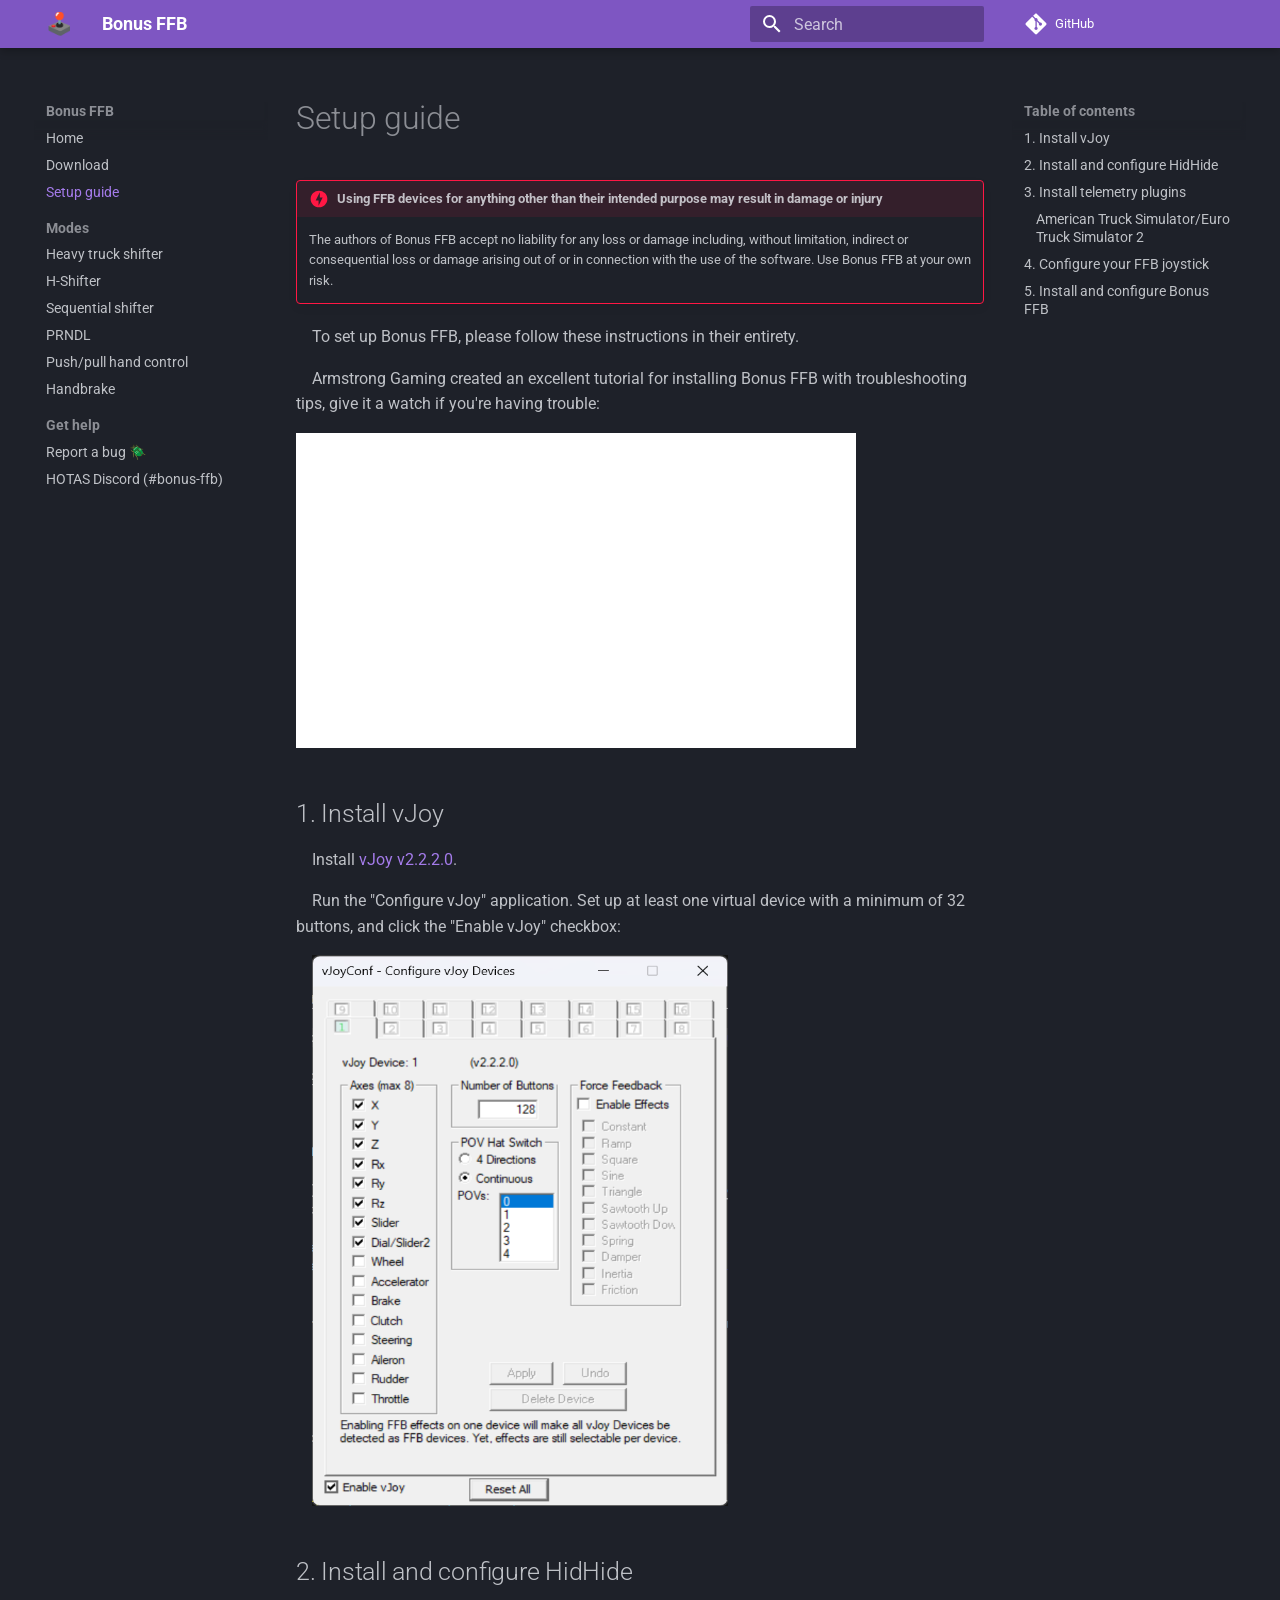
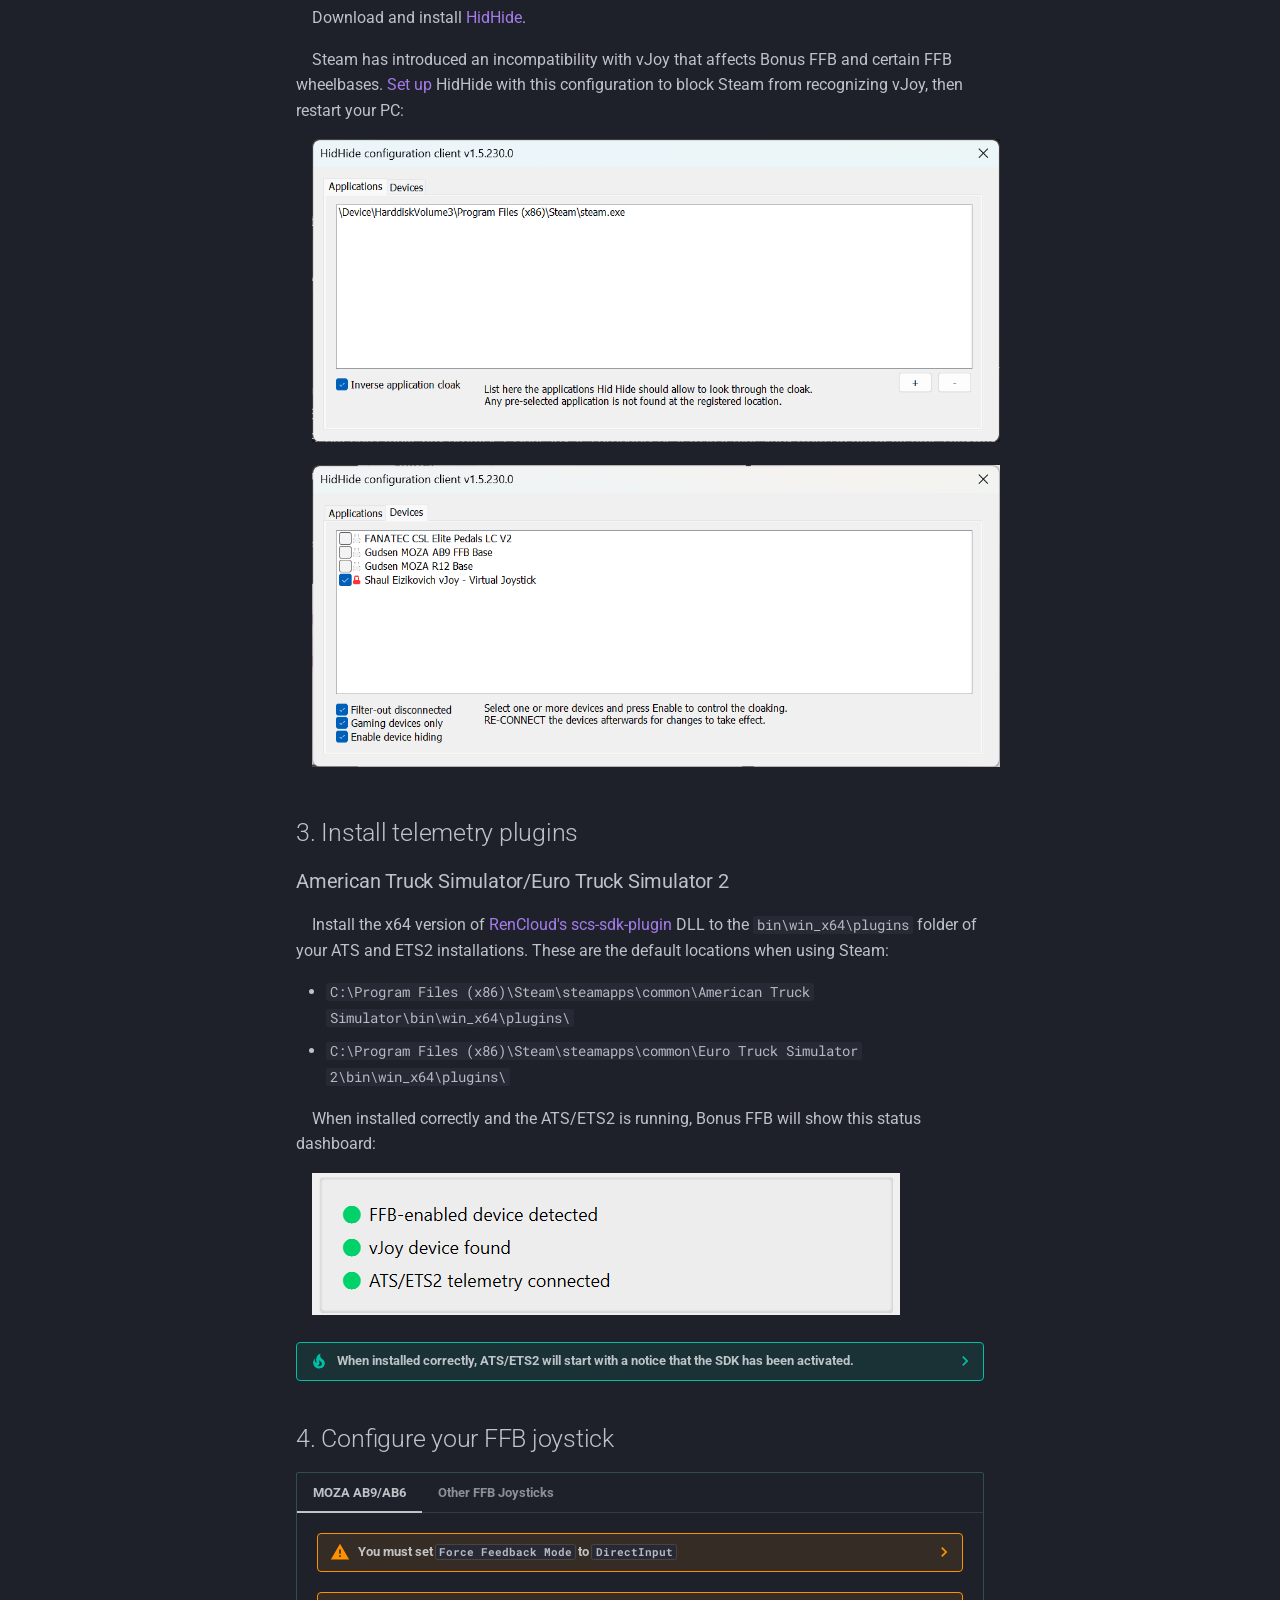
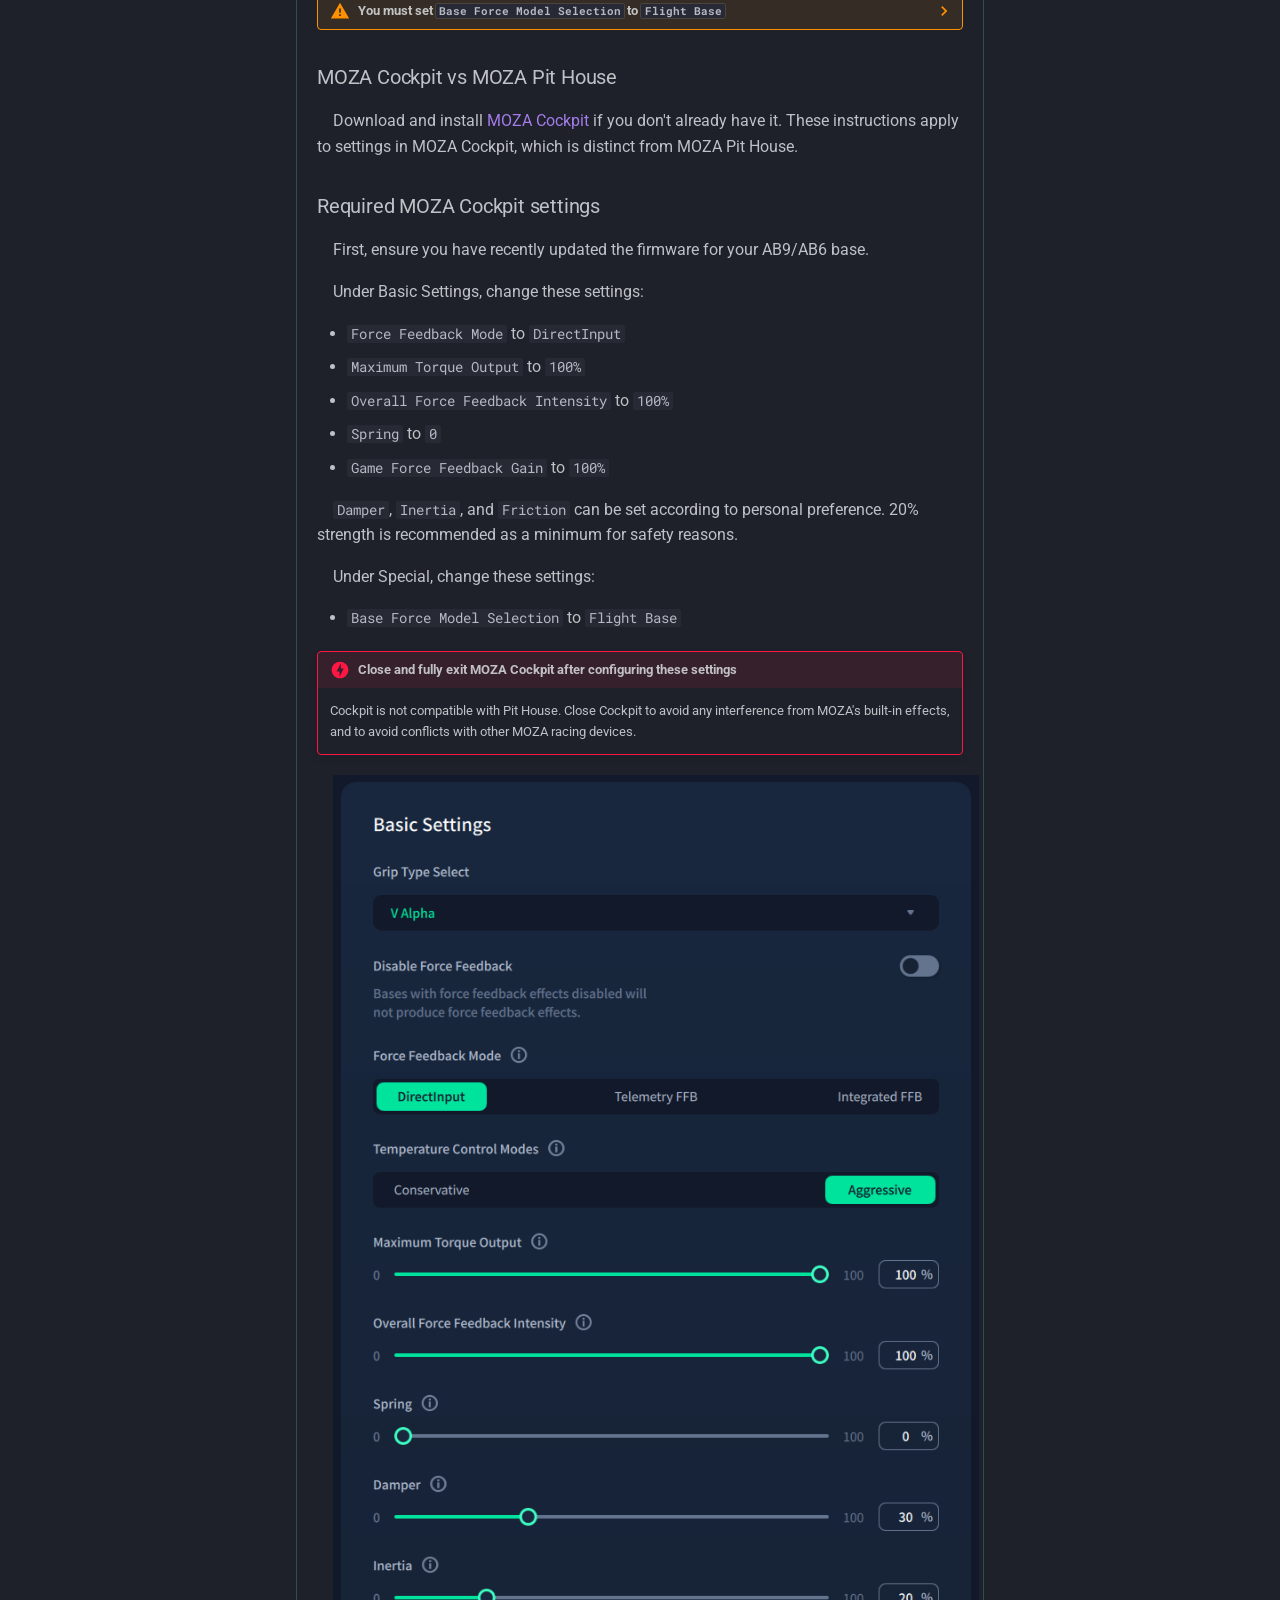
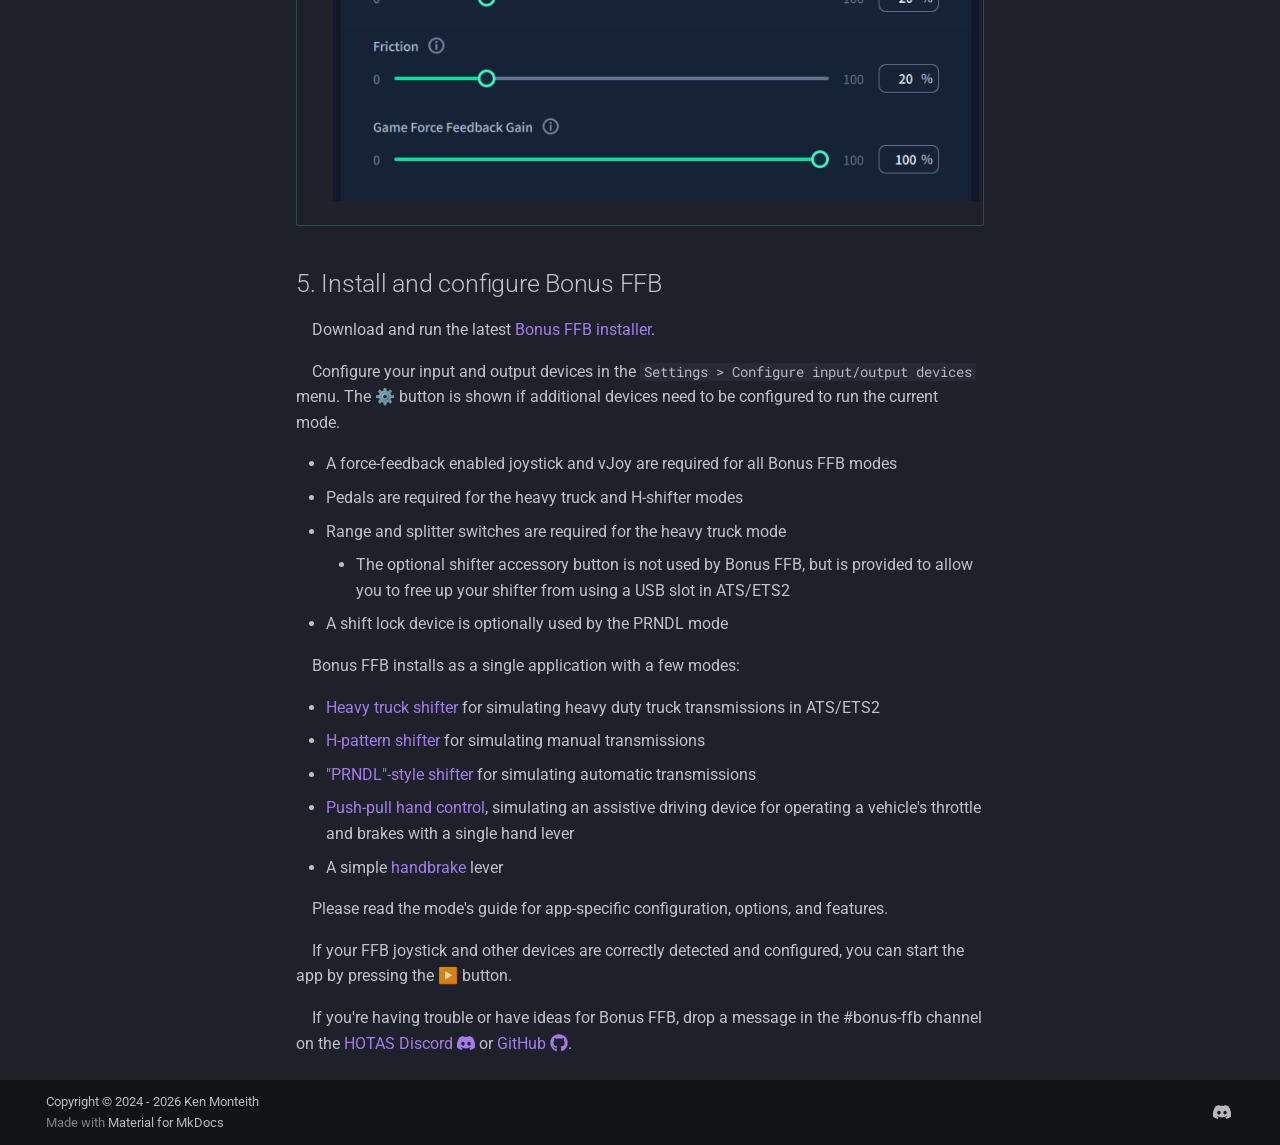
<file: setup-guide/index.html>
<!doctype html>
<html lang="en" class="no-js">
  <head>
    
      <meta charset="utf-8">
      <meta name="viewport" content="width=device-width,initial-scale=1">
      
      
      
        <link rel="canonical" href="https://kgmonteith.github.io/BonusFFB/setup-guide/">
      
      
        <link rel="prev" href="..">
      
      
        <link rel="next" href="../heavytruck/">
      
      
        
      
      
      <link rel="icon" href="data:image/svg+xml,<svg xmlns=%22http://www.w3.org/2000/svg%22 viewBox=%220 0 100 100%22><text y=%22.9em%22 font-size=%2290%22>🕹️</text></svg>">
      <meta name="generator" content="mkdocs-1.6.1, mkdocs-material-9.7.7">
    
    
      
        <title>Setup guide - Bonus FFB</title>
      
    
    
      <link rel="stylesheet" href="../assets/stylesheets/main.ec1eaa64.min.css">
      
        
        <link rel="stylesheet" href="../assets/stylesheets/palette.ab4e12ef.min.css">
      
      


    
    
      
    
    
      
        
        
        <link rel="preconnect" href="https://fonts.gstatic.com" crossorigin>
        <link rel="stylesheet" href="https://fonts.googleapis.com/css?family=Roboto:300,300i,400,400i,700,700i%7CRoboto+Mono:400,400i,700,700i&display=fallback">
        <style>:root{--md-text-font:"Roboto";--md-code-font:"Roboto Mono"}</style>
      
    
    
      <link rel="stylesheet" href="../stylesheets/extra.css">
    
    <script>__md_scope=new URL("..",location),__md_hash=e=>[...e].reduce(((e,_)=>(e<<5)-e+_.charCodeAt(0)),0),__md_get=(e,_=localStorage,t=__md_scope)=>JSON.parse(_.getItem(t.pathname+"."+e)),__md_set=(e,_,t=localStorage,a=__md_scope)=>{try{t.setItem(a.pathname+"."+e,JSON.stringify(_))}catch(e){}}</script>
    
      
  


  
  

<script id="__analytics">function __md_analytics(){function e(){dataLayer.push(arguments)}window.dataLayer=window.dataLayer||[],e("js",new Date),e("config","G-24NFE8C173"),document.addEventListener("DOMContentLoaded",(function(){document.forms.search&&document.forms.search.query.addEventListener("blur",(function(){this.value&&e("event","search",{search_term:this.value})}));document$.subscribe((function(){var t=document.forms.feedback;if(void 0!==t)for(var a of t.querySelectorAll("[type=submit]"))a.addEventListener("click",(function(a){a.preventDefault();var n=document.location.pathname,d=this.getAttribute("data-md-value");e("event","feedback",{page:n,data:d}),t.firstElementChild.disabled=!0;var r=t.querySelector(".md-feedback__note [data-md-value='"+d+"']");r&&(r.hidden=!1)})),t.hidden=!1})),location$.subscribe((function(t){e("config","G-24NFE8C173",{page_path:t.pathname})}))}));var t=document.createElement("script");t.async=!0,t.src="https://www.googletagmanager.com/gtag/js?id=G-24NFE8C173",document.getElementById("__analytics").insertAdjacentElement("afterEnd",t)}</script>
  
    <script>"undefined"!=typeof __md_analytics&&__md_analytics()</script>
  

    
    
  </head>
  
  
    
    
    
    
    
    <body dir="ltr" data-md-color-scheme="slate" data-md-color-primary="deep-purple" data-md-color-accent="deep-purple">
  
    
    <input class="md-toggle" data-md-toggle="drawer" type="checkbox" id="__drawer" autocomplete="off">
    <input class="md-toggle" data-md-toggle="search" type="checkbox" id="__search" autocomplete="off">
    <label class="md-overlay" for="__drawer"></label>
    <div data-md-component="skip">
      
        
        <a href="#setup-guide" class="md-skip">
          Skip to content
        </a>
      
    </div>
    <div data-md-component="announce">
      
    </div>
    
    
      

  

<header class="md-header md-header--shadow" data-md-component="header">
  <nav class="md-header__inner md-grid" aria-label="Header">
    <a href=".." title="Bonus FFB" class="md-header__button md-logo" aria-label="Bonus FFB" data-md-component="logo">
      
  <img src="data:image/svg+xml,<svg xmlns=%22http://www.w3.org/2000/svg%22 viewBox=%220 0 100 100%22><text y=%22.9em%22 font-size=%2290%22>🕹️</text></svg>" alt="logo">

    </a>
    <label class="md-header__button md-icon" for="__drawer">
      
      <svg xmlns="http://www.w3.org/2000/svg" viewBox="0 0 24 24"><path d="M3 6h18v2H3zm0 5h18v2H3zm0 5h18v2H3z"/></svg>
    </label>
    <div class="md-header__title" data-md-component="header-title">
      <div class="md-header__ellipsis">
        <div class="md-header__topic">
          <span class="md-ellipsis">
            Bonus FFB
          </span>
        </div>
        <div class="md-header__topic" data-md-component="header-topic">
          <span class="md-ellipsis">
            
              Setup guide
            
          </span>
        </div>
      </div>
    </div>
    
      
    
    
    
    
      
      
        <label class="md-header__button md-icon" for="__search">
          
          <svg xmlns="http://www.w3.org/2000/svg" viewBox="0 0 24 24"><path d="M9.5 3A6.5 6.5 0 0 1 16 9.5c0 1.61-.59 3.09-1.56 4.23l.27.27h.79l5 5-1.5 1.5-5-5v-.79l-.27-.27A6.52 6.52 0 0 1 9.5 16 6.5 6.5 0 0 1 3 9.5 6.5 6.5 0 0 1 9.5 3m0 2C7 5 5 7 5 9.5S7 14 9.5 14 14 12 14 9.5 12 5 9.5 5"/></svg>
        </label>
        <div class="md-search" data-md-component="search" role="dialog">
  <label class="md-search__overlay" for="__search"></label>
  <div class="md-search__inner" role="search">
    <form class="md-search__form" name="search">
      <input type="text" class="md-search__input" name="query" aria-label="Search" placeholder="Search" autocapitalize="off" autocorrect="off" autocomplete="off" spellcheck="false" data-md-component="search-query" required>
      <label class="md-search__icon md-icon" for="__search">
        
        <svg xmlns="http://www.w3.org/2000/svg" viewBox="0 0 24 24"><path d="M9.5 3A6.5 6.5 0 0 1 16 9.5c0 1.61-.59 3.09-1.56 4.23l.27.27h.79l5 5-1.5 1.5-5-5v-.79l-.27-.27A6.52 6.52 0 0 1 9.5 16 6.5 6.5 0 0 1 3 9.5 6.5 6.5 0 0 1 9.5 3m0 2C7 5 5 7 5 9.5S7 14 9.5 14 14 12 14 9.5 12 5 9.5 5"/></svg>
        
        <svg xmlns="http://www.w3.org/2000/svg" viewBox="0 0 24 24"><path d="M20 11v2H8l5.5 5.5-1.42 1.42L4.16 12l7.92-7.92L13.5 5.5 8 11z"/></svg>
      </label>
      <nav class="md-search__options" aria-label="Search">
        
        <button type="reset" class="md-search__icon md-icon" title="Clear" aria-label="Clear" tabindex="-1">
          
          <svg xmlns="http://www.w3.org/2000/svg" viewBox="0 0 24 24"><path d="M19 6.41 17.59 5 12 10.59 6.41 5 5 6.41 10.59 12 5 17.59 6.41 19 12 13.41 17.59 19 19 17.59 13.41 12z"/></svg>
        </button>
      </nav>
      
    </form>
    <div class="md-search__output">
      <div class="md-search__scrollwrap" tabindex="0" data-md-scrollfix>
        <div class="md-search-result" data-md-component="search-result">
          <div class="md-search-result__meta">
            Initializing search
          </div>
          <ol class="md-search-result__list" role="presentation"></ol>
        </div>
      </div>
    </div>
  </div>
</div>
      
    
    
      <div class="md-header__source">
        <a href="https://github.com/kgmonteith/BonusFFB" title="Go to repository" class="md-source" data-md-component="source">
  <div class="md-source__icon md-icon">
    
    <svg xmlns="http://www.w3.org/2000/svg" viewBox="0 0 448 512"><!--! Font Awesome Free 7.1.0 by @fontawesome - https://fontawesome.com License - https://fontawesome.com/license/free (Icons: CC BY 4.0, Fonts: SIL OFL 1.1, Code: MIT License) Copyright 2025 Fonticons, Inc.--><path d="M439.6 236.1 244 40.5c-5.4-5.5-12.8-8.5-20.4-8.5s-15 3-20.4 8.4L162.5 81l51.5 51.5c27.1-9.1 52.7 16.8 43.4 43.7l49.7 49.7c34.2-11.8 61.2 31 35.5 56.7-26.5 26.5-70.2-2.9-56-37.3L240.3 199v121.9c25.3 12.5 22.3 41.8 9.1 55-6.4 6.4-15.2 10.1-24.3 10.1s-17.8-3.6-24.3-10.1c-17.6-17.6-11.1-46.9 11.2-56v-123c-20.8-8.5-24.6-30.7-18.6-45L142.6 101 8.5 235.1C3 240.6 0 247.9 0 255.5s3 15 8.5 20.4l195.6 195.7c5.4 5.4 12.7 8.4 20.4 8.4s15-3 20.4-8.4l194.7-194.7c5.4-5.4 8.4-12.8 8.4-20.4s-3-15-8.4-20.4"/></svg>
  </div>
  <div class="md-source__repository">
    GitHub
  </div>
</a>
      </div>
    
  </nav>
  
</header>
    
    <div class="md-container" data-md-component="container">
      
      
        
          
        
      
      <main class="md-main" data-md-component="main">
        <div class="md-main__inner md-grid">
          
            
              
              <div class="md-sidebar md-sidebar--primary" data-md-component="sidebar" data-md-type="navigation" >
                <div class="md-sidebar__scrollwrap">
                  <div class="md-sidebar__inner">
                    



<nav class="md-nav md-nav--primary" aria-label="Navigation" data-md-level="0">
  <label class="md-nav__title" for="__drawer">
    <a href=".." title="Bonus FFB" class="md-nav__button md-logo" aria-label="Bonus FFB" data-md-component="logo">
      
  <img src="data:image/svg+xml,<svg xmlns=%22http://www.w3.org/2000/svg%22 viewBox=%220 0 100 100%22><text y=%22.9em%22 font-size=%2290%22>🕹️</text></svg>" alt="logo">

    </a>
    Bonus FFB
  </label>
  
    <div class="md-nav__source">
      <a href="https://github.com/kgmonteith/BonusFFB" title="Go to repository" class="md-source" data-md-component="source">
  <div class="md-source__icon md-icon">
    
    <svg xmlns="http://www.w3.org/2000/svg" viewBox="0 0 448 512"><!--! Font Awesome Free 7.1.0 by @fontawesome - https://fontawesome.com License - https://fontawesome.com/license/free (Icons: CC BY 4.0, Fonts: SIL OFL 1.1, Code: MIT License) Copyright 2025 Fonticons, Inc.--><path d="M439.6 236.1 244 40.5c-5.4-5.5-12.8-8.5-20.4-8.5s-15 3-20.4 8.4L162.5 81l51.5 51.5c27.1-9.1 52.7 16.8 43.4 43.7l49.7 49.7c34.2-11.8 61.2 31 35.5 56.7-26.5 26.5-70.2-2.9-56-37.3L240.3 199v121.9c25.3 12.5 22.3 41.8 9.1 55-6.4 6.4-15.2 10.1-24.3 10.1s-17.8-3.6-24.3-10.1c-17.6-17.6-11.1-46.9 11.2-56v-123c-20.8-8.5-24.6-30.7-18.6-45L142.6 101 8.5 235.1C3 240.6 0 247.9 0 255.5s3 15 8.5 20.4l195.6 195.7c5.4 5.4 12.7 8.4 20.4 8.4s15-3 20.4-8.4l194.7-194.7c5.4-5.4 8.4-12.8 8.4-20.4s-3-15-8.4-20.4"/></svg>
  </div>
  <div class="md-source__repository">
    GitHub
  </div>
</a>
    </div>
  
  <ul class="md-nav__list" data-md-scrollfix>
    
      
      
  
  
  
  
    <li class="md-nav__item">
      <a href=".." class="md-nav__link">
        
  
  
  <span class="md-ellipsis">
    
  
    Home
  

    
  </span>
  
  

      </a>
    </li>
  

    
      
      
  
  
  
  
    <li class="md-nav__item">
      <a href="https://github.com/kgmonteith/BonusFFB/releases?q=prerelease%3Afalse" class="md-nav__link">
        
  
  
  <span class="md-ellipsis">
    
  
    Download
  

    
  </span>
  
  

      </a>
    </li>
  

    
      
      
  
  
    
  
  
  
    <li class="md-nav__item md-nav__item--active">
      
      <input class="md-nav__toggle md-toggle" type="checkbox" id="__toc">
      
      
        
      
      
        <label class="md-nav__link md-nav__link--active" for="__toc">
          
  
  
  <span class="md-ellipsis">
    
  
    Setup guide
  

    
  </span>
  
  

          <span class="md-nav__icon md-icon"></span>
        </label>
      
      <a href="./" class="md-nav__link md-nav__link--active">
        
  
  
  <span class="md-ellipsis">
    
  
    Setup guide
  

    
  </span>
  
  

      </a>
      
        

<nav class="md-nav md-nav--secondary" aria-label="Table of contents">
  
  
  
    
  
  
    <label class="md-nav__title" for="__toc">
      <span class="md-nav__icon md-icon"></span>
      Table of contents
    </label>
    <ul class="md-nav__list" data-md-component="toc" data-md-scrollfix>
      
        <li class="md-nav__item">
  <a href="#1-install-vjoy" class="md-nav__link">
    <span class="md-ellipsis">
      
        1. Install vJoy
      
    </span>
  </a>
  
</li>
      
        <li class="md-nav__item">
  <a href="#2-install-and-configure-hidhide" class="md-nav__link">
    <span class="md-ellipsis">
      
        2. Install and configure HidHide
      
    </span>
  </a>
  
</li>
      
        <li class="md-nav__item">
  <a href="#3-install-telemetry-plugins" class="md-nav__link">
    <span class="md-ellipsis">
      
        3. Install telemetry plugins
      
    </span>
  </a>
  
    <nav class="md-nav" aria-label="3. Install telemetry plugins">
      <ul class="md-nav__list">
        
          <li class="md-nav__item">
  <a href="#american-truck-simulatoreuro-truck-simulator-2" class="md-nav__link">
    <span class="md-ellipsis">
      
        American Truck Simulator/Euro Truck Simulator 2
      
    </span>
  </a>
  
</li>
        
      </ul>
    </nav>
  
</li>
      
        <li class="md-nav__item">
  <a href="#4-configure-your-ffb-joystick" class="md-nav__link">
    <span class="md-ellipsis">
      
        4. Configure your FFB joystick
      
    </span>
  </a>
  
</li>
      
        <li class="md-nav__item">
  <a href="#5-install-and-configure-bonus-ffb" class="md-nav__link">
    <span class="md-ellipsis">
      
        5. Install and configure Bonus FFB
      
    </span>
  </a>
  
</li>
      
    </ul>
  
</nav>
      
    </li>
  

    
      
      
  
  
  
  
    
    
    
    
      
        
        
      
    
    
    <li class="md-nav__item md-nav__item--section md-nav__item--nested">
      
        
        
        <input class="md-nav__toggle md-toggle " type="checkbox" id="__nav_4" >
        
          
          <label class="md-nav__link" for="__nav_4" id="__nav_4_label" tabindex="">
            
  
  
  <span class="md-ellipsis">
    
  
    Modes
  

    
  </span>
  
  

            <span class="md-nav__icon md-icon"></span>
          </label>
        
        <nav class="md-nav" data-md-level="1" aria-labelledby="__nav_4_label" aria-expanded="false">
          <label class="md-nav__title" for="__nav_4">
            <span class="md-nav__icon md-icon"></span>
            
  
    Modes
  

          </label>
          <ul class="md-nav__list" data-md-scrollfix>
            
              
                
  
  
  
  
    <li class="md-nav__item">
      <a href="../heavytruck/" class="md-nav__link">
        
  
  
  <span class="md-ellipsis">
    
  
    Heavy truck shifter
  

    
  </span>
  
  

      </a>
    </li>
  

              
            
              
                
  
  
  
  
    <li class="md-nav__item">
      <a href="../hshifter/" class="md-nav__link">
        
  
  
  <span class="md-ellipsis">
    
  
    H-Shifter
  

    
  </span>
  
  

      </a>
    </li>
  

              
            
              
                
  
  
  
  
    <li class="md-nav__item">
      <a href="../seqshifter/" class="md-nav__link">
        
  
  
  <span class="md-ellipsis">
    
  
    Sequential shifter
  

    
  </span>
  
  

      </a>
    </li>
  

              
            
              
                
  
  
  
  
    <li class="md-nav__item">
      <a href="../prndl/" class="md-nav__link">
        
  
  
  <span class="md-ellipsis">
    
  
    PRNDL
  

    
  </span>
  
  

      </a>
    </li>
  

              
            
              
                
  
  
  
  
    <li class="md-nav__item">
      <a href="../pphc/" class="md-nav__link">
        
  
  
  <span class="md-ellipsis">
    
  
    Push/pull hand control
  

    
  </span>
  
  

      </a>
    </li>
  

              
            
              
                
  
  
  
  
    <li class="md-nav__item">
      <a href="../handbrake/" class="md-nav__link">
        
  
  
  <span class="md-ellipsis">
    
  
    Handbrake
  

    
  </span>
  
  

      </a>
    </li>
  

              
            
          </ul>
        </nav>
      
    </li>
  

    
      
      
  
  
  
  
    
    
    
    
      
        
        
      
    
    
    <li class="md-nav__item md-nav__item--section md-nav__item--nested">
      
        
        
        <input class="md-nav__toggle md-toggle " type="checkbox" id="__nav_5" >
        
          
          <label class="md-nav__link" for="__nav_5" id="__nav_5_label" tabindex="">
            
  
  
  <span class="md-ellipsis">
    
  
    Get help
  

    
  </span>
  
  

            <span class="md-nav__icon md-icon"></span>
          </label>
        
        <nav class="md-nav" data-md-level="1" aria-labelledby="__nav_5_label" aria-expanded="false">
          <label class="md-nav__title" for="__nav_5">
            <span class="md-nav__icon md-icon"></span>
            
  
    Get help
  

          </label>
          <ul class="md-nav__list" data-md-scrollfix>
            
              
                
  
  
  
  
    <li class="md-nav__item">
      <a href="https://github.com/kgmonteith/BonusFFB/issues" class="md-nav__link">
        
  
  
  <span class="md-ellipsis">
    
  
    Report a bug 🪲
  

    
  </span>
  
  

      </a>
    </li>
  

              
            
              
                
  
  
  
  
    <li class="md-nav__item">
      <a href="https://discord.gg/hotas" class="md-nav__link">
        
  
  
  <span class="md-ellipsis">
    
  
    HOTAS Discord (#bonus-ffb)
  

    
  </span>
  
  

      </a>
    </li>
  

              
            
          </ul>
        </nav>
      
    </li>
  

    
  </ul>
</nav>
                  </div>
                </div>
              </div>
            
            
              
              <div class="md-sidebar md-sidebar--secondary" data-md-component="sidebar" data-md-type="toc" >
                <div class="md-sidebar__scrollwrap">
                  <div class="md-sidebar__inner">
                    

<nav class="md-nav md-nav--secondary" aria-label="Table of contents">
  
  
  
    
  
  
    <label class="md-nav__title" for="__toc">
      <span class="md-nav__icon md-icon"></span>
      Table of contents
    </label>
    <ul class="md-nav__list" data-md-component="toc" data-md-scrollfix>
      
        <li class="md-nav__item">
  <a href="#1-install-vjoy" class="md-nav__link">
    <span class="md-ellipsis">
      
        1. Install vJoy
      
    </span>
  </a>
  
</li>
      
        <li class="md-nav__item">
  <a href="#2-install-and-configure-hidhide" class="md-nav__link">
    <span class="md-ellipsis">
      
        2. Install and configure HidHide
      
    </span>
  </a>
  
</li>
      
        <li class="md-nav__item">
  <a href="#3-install-telemetry-plugins" class="md-nav__link">
    <span class="md-ellipsis">
      
        3. Install telemetry plugins
      
    </span>
  </a>
  
    <nav class="md-nav" aria-label="3. Install telemetry plugins">
      <ul class="md-nav__list">
        
          <li class="md-nav__item">
  <a href="#american-truck-simulatoreuro-truck-simulator-2" class="md-nav__link">
    <span class="md-ellipsis">
      
        American Truck Simulator/Euro Truck Simulator 2
      
    </span>
  </a>
  
</li>
        
      </ul>
    </nav>
  
</li>
      
        <li class="md-nav__item">
  <a href="#4-configure-your-ffb-joystick" class="md-nav__link">
    <span class="md-ellipsis">
      
        4. Configure your FFB joystick
      
    </span>
  </a>
  
</li>
      
        <li class="md-nav__item">
  <a href="#5-install-and-configure-bonus-ffb" class="md-nav__link">
    <span class="md-ellipsis">
      
        5. Install and configure Bonus FFB
      
    </span>
  </a>
  
</li>
      
    </ul>
  
</nav>
                  </div>
                </div>
              </div>
            
          
          
            <div class="md-content" data-md-component="content">
              
              <article class="md-content__inner md-typeset">
                
                  


  
  


<h1 id="setup-guide">Setup guide</h1>
<div class="admonition danger">
<p class="admonition-title">Using FFB devices for anything other than their intended purpose may result in damage or injury</p>
<p>The authors of Bonus FFB accept no liability for any loss or damage including, without limitation, indirect or consequential loss or damage arising out of or in connection with the use of the software. Use Bonus FFB at your own risk.</p>
</div>
<p>To set up Bonus FFB, please follow these instructions in their entirety.</p>
<p>Armstrong Gaming created an excellent tutorial for installing Bonus FFB with troubleshooting tips, give it a watch if you're having trouble:</p>
<iframe width="560" height="315" src="https://www.youtube.com/embed/1cJ69dylecg?si=Yl7EC97IAe13NFz8" title="YouTube video player" frameborder="0" allow="accelerometer; autoplay; clipboard-write; encrypted-media; gyroscope; picture-in-picture; web-share" referrerpolicy="strict-origin-when-cross-origin" allowfullscreen></iframe>

<h2 id="1-install-vjoy">1. Install vJoy</h2>
<p>Install <a href="https://github.com/BrunnerInnovation/vJoy/releases/tag/v2.2.2.0">vJoy v2.2.2.0</a>.</p>
<p>Run the "Configure vJoy" application. Set up at least one virtual device with a minimum of 32 buttons, and click the "Enable vJoy" checkbox:</p>
<p><img alt="vJoy config" src="../images/vjoy-config.png" style="height:551px;width:416px" /></p>
<h2 id="2-install-and-configure-hidhide">2. Install and configure HidHide</h2>
<p>Download and install <a href="https://github.com/nefarius/HidHide/releases">HidHide</a>.</p>
<p>Steam has introduced an incompatibility with vJoy that affects Bonus FFB and certain FFB wheelbases. <a href="https://github.com/nefarius/HidHide#user-guide">Set up</a> HidHide with this configuration to block Steam from recognizing vJoy, then restart your PC:</p>
<p><img alt="HidHide applications blacklist" src="../images/hidhide-applications.png" /></p>
<p><img alt="HidHide device list" src="../images/hidhide-devices.png" /></p>
<h2 id="3-install-telemetry-plugins">3. Install telemetry plugins</h2>
<h3 id="american-truck-simulatoreuro-truck-simulator-2">American Truck Simulator/Euro Truck Simulator 2</h3>
<p>Install the x64 version of <a href="https://github.com/RenCloud/scs-sdk-plugin/releases">RenCloud's scs-sdk-plugin</a> DLL to the <code>bin\win_x64\plugins</code> folder of your ATS and ETS2 installations. These are the default locations when using Steam:</p>
<ul>
<li><code>C:\Program Files (x86)\Steam\steamapps\common\American Truck Simulator\bin\win_x64\plugins\</code></li>
<li><code>C:\Program Files (x86)\Steam\steamapps\common\Euro Truck Simulator 2\bin\win_x64\plugins\</code></li>
</ul>
<p>When installed correctly and the ATS/ETS2 is running, Bonus FFB will show this status dashboard:</p>
<p><img alt="Telemetry connected" src="../images/telemetry-good.png" /></p>
<details class="tip">
<summary>When installed correctly, ATS/ETS2 will start with a notice that the SDK has been activated.</summary>
<p>Unfortunately this message cannot be deactivated, you will have to press OK each time the game is launched.</p>
</details>
<h2 id="4-configure-your-ffb-joystick">4. Configure your FFB joystick</h2>
<div class="tabbed-set tabbed-alternate" data-tabs="1:2"><input checked="checked" id="moza-ab9ab6" name="__tabbed_1" type="radio" /><input id="other-ffb-joysticks" name="__tabbed_1" type="radio" /><div class="tabbed-labels"><label for="moza-ab9ab6">MOZA AB9/AB6</label><label for="other-ffb-joysticks">Other FFB Joysticks</label></div>
<div class="tabbed-content">
<div class="tabbed-block">
<details class="warning">
<summary>You must set <code>Force Feedback Mode</code> to <code>DirectInput</code></summary>
<p>If <code>Force Feedback Mode</code> is incorrect, Bonus FFB will silently fail to send force feedback commands to the base, resulting in a 'dead stick' effect.</p>
</details>
<details class="warning">
<summary>You must set <code>Base Force Model Selection</code> to <code>Flight Base</code></summary>
<p>Do NOT use the <code>Shifter</code> mode. The <code>Shifter</code> mode is for Moza's built-in shifter app and overrides Bonus FFB.</p>
</details>
<p><h3>MOZA Cockpit vs MOZA Pit House</h3></p>
<p>Download and install <a href="https://support.mozaracing.com/en/support/solutions/articles/70000666515-moza-cockpit-download">MOZA Cockpit</a> if you don't already have it. These instructions apply to settings in MOZA Cockpit, which is distinct from MOZA Pit House.</p>
<p><h3>Required MOZA Cockpit settings</h3></p>
<p>First, ensure you have recently updated the firmware for your AB9/AB6 base.</p>
<p>Under Basic Settings, change these settings:</p>
<ul>
<li><code>Force Feedback Mode</code> to <code>DirectInput</code></li>
<li><code>Maximum Torque Output</code> to <code>100%</code></li>
<li><code>Overall Force Feedback Intensity</code> to <code>100%</code></li>
<li><code>Spring</code> to <code>0</code></li>
<li><code>Game Force Feedback Gain</code> to <code>100%</code></li>
</ul>
<p><code>Damper</code>, <code>Inertia</code>, and <code>Friction</code> can be set according to personal preference. 20% strength is recommended as a minimum for safety reasons.</p>
<p>Under Special, change these settings:</p>
<ul>
<li><code>Base Force Model Selection</code> to <code>Flight Base</code></li>
</ul>
<div class="admonition danger">
<p class="admonition-title">Close and fully exit MOZA Cockpit after configuring these settings</p>
<p>Cockpit is not compatible with Pit House. Close Cockpit to avoid any interference from MOZA's built-in effects, and to avoid conflicts with other MOZA racing devices.</p>
</div>
<p><img alt="Cockpit settings" src="../images/cockpit-settings.png" /></p>
</div>
<div class="tabbed-block">
<p>In theory, Bonus FFB is compatible with any powerful FFB joystick that...</p>
<ol>
<li>Supports DirectInput, which should be all of them</li>
<li>Supports disabling centering spring effects</li>
</ol>
<p>This should include VPForce Rhino, FFBeast, etc., but has not been tested. If you have one of these devices and can help provide configuration instructions, please reach out via <a href="https://github.com/kgmonteith/BonusFFB/issues">GitHub <span class="twemoji"><svg xmlns="http://www.w3.org/2000/svg" viewBox="0 0 512 512"><!--! Font Awesome Free 7.1.0 by @fontawesome - https://fontawesome.com License - https://fontawesome.com/license/free (Icons: CC BY 4.0, Fonts: SIL OFL 1.1, Code: MIT License) Copyright 2025 Fonticons, Inc.--><path d="M173.9 397.4c0 2-2.3 3.6-5.2 3.6-3.3.3-5.6-1.3-5.6-3.6 0-2 2.3-3.6 5.2-3.6 3-.3 5.6 1.3 5.6 3.6m-31.1-4.5c-.7 2 1.3 4.3 4.3 4.9 2.6 1 5.6 0 6.2-2s-1.3-4.3-4.3-5.2c-2.6-.7-5.5.3-6.2 2.3m44.2-1.7c-2.9.7-4.9 2.6-4.6 4.9.3 2 2.9 3.3 5.9 2.6 2.9-.7 4.9-2.6 4.6-4.6-.3-1.9-3-3.2-5.9-2.9M252.8 8C114.1 8 8 113.3 8 252c0 110.9 69.8 205.8 169.5 239.2 12.8 2.3 17.3-5.6 17.3-12.1 0-6.2-.3-40.4-.3-61.4 0 0-70 15-84.7-29.8 0 0-11.4-29.1-27.8-36.6 0 0-22.9-15.7 1.6-15.4 0 0 24.9 2 38.6 25.8 21.9 38.6 58.6 27.5 72.9 20.9 2.3-16 8.8-27.1 16-33.7-55.9-6.2-112.3-14.3-112.3-110.5 0-27.5 7.6-41.3 23.6-58.9-2.6-6.5-11.1-33.3 2.6-67.9 20.9-6.5 69 27 69 27 20-5.6 41.5-8.5 62.8-8.5s42.8 2.9 62.8 8.5c0 0 48.1-33.6 69-27 13.7 34.7 5.2 61.4 2.6 67.9 16 17.7 25.8 31.5 25.8 58.9 0 96.5-58.9 104.2-114.8 110.5 9.2 7.9 17 22.9 17 46.4 0 33.7-.3 75.4-.3 83.6 0 6.5 4.6 14.4 17.3 12.1C436.2 457.8 504 362.9 504 252 504 113.3 391.5 8 252.8 8M105.2 352.9c-1.3 1-1 3.3.7 5.2 1.6 1.6 3.9 2.3 5.2 1 1.3-1 1-3.3-.7-5.2-1.6-1.6-3.9-2.3-5.2-1m-10.8-8.1c-.7 1.3.3 2.9 2.3 3.9 1.6 1 3.6.7 4.3-.7.7-1.3-.3-2.9-2.3-3.9-2-.6-3.6-.3-4.3.7m32.4 35.6c-1.6 1.3-1 4.3 1.3 6.2 2.3 2.3 5.2 2.6 6.5 1 1.3-1.3.7-4.3-1.3-6.2-2.2-2.3-5.2-2.6-6.5-1m-11.4-14.7c-1.6 1-1.6 3.6 0 5.9s4.3 3.3 5.6 2.3c1.6-1.3 1.6-3.9 0-6.2-1.4-2.3-4-3.3-5.6-2"/></svg></span></a> or the #bonus-ffb channel on the <a href="https://discord.gg/hotas">HOTAS Discord <span class="twemoji"><svg xmlns="http://www.w3.org/2000/svg" viewBox="0 0 576 512"><!--! Font Awesome Free 7.1.0 by @fontawesome - https://fontawesome.com License - https://fontawesome.com/license/free (Icons: CC BY 4.0, Fonts: SIL OFL 1.1, Code: MIT License) Copyright 2025 Fonticons, Inc.--><path d="M492.5 69.8c-.2-.3-.4-.6-.8-.7-38.1-17.5-78.4-30-119.7-37.1-.4-.1-.8 0-1.1.1s-.6.4-.8.8c-5.5 9.9-10.5 20.2-14.9 30.6-44.6-6.8-89.9-6.8-134.4 0-4.5-10.5-9.5-20.7-15.1-30.6-.2-.3-.5-.6-.8-.8s-.7-.2-1.1-.2C162.5 39 122.2 51.5 84.1 69c-.3.1-.6.4-.8.7C7.1 183.5-13.8 294.6-3.6 404.2c0 .3.1.5.2.8s.3.4.5.6c44.4 32.9 94 58 146.8 74.2.4.1.8.1 1.1 0s.7-.4.9-.7c11.3-15.4 21.4-31.8 30-48.8.1-.2.2-.5.2-.8s0-.5-.1-.8-.2-.5-.4-.6-.4-.3-.7-.4c-15.8-6.1-31.2-13.4-45.9-21.9-.3-.2-.5-.4-.7-.6s-.3-.6-.3-.9 0-.6.2-.9.3-.5.6-.7c3.1-2.3 6.2-4.7 9.1-7.1.3-.2.6-.4.9-.4s.7 0 1 .1c96.2 43.9 200.4 43.9 295.5 0 .3-.1.7-.2 1-.2s.7.2.9.4c2.9 2.4 6 4.9 9.1 7.2.2.2.4.4.6.7s.2.6.2.9-.1.6-.3.9-.4.5-.6.6c-14.7 8.6-30 15.9-45.9 21.8-.2.1-.5.2-.7.4s-.3.4-.4.7-.1.5-.1.8.1.5.2.8c8.8 17 18.8 33.3 30 48.8.2.3.6.6.9.7s.8.1 1.1 0c52.9-16.2 102.6-41.3 147.1-74.2.2-.2.4-.4.5-.6s.2-.5.2-.8c12.3-126.8-20.5-236.9-86.9-334.5zm-302 267.7c-29 0-52.8-26.6-52.8-59.2s23.4-59.2 52.8-59.2c29.7 0 53.3 26.8 52.8 59.2 0 32.7-23.4 59.2-52.8 59.2m195.4 0c-29 0-52.8-26.6-52.8-59.2s23.4-59.2 52.8-59.2c29.7 0 53.3 26.8 52.8 59.2 0 32.7-23.2 59.2-52.8 59.2"/></svg></span></a>.</p>
</div>
</div>
</div>
<h2 id="5-install-and-configure-bonus-ffb">5. Install and configure Bonus FFB</h2>
<p>Download and run the latest <a href="https://github.com/kgmonteith/BonusFFB/releases">Bonus FFB installer</a>.</p>
<p>Configure your input and output devices in the <code>Settings &gt; Configure input/output devices</code> menu. The ⚙️ button is shown if additional devices need to be configured to run the current mode.</p>
<ul>
<li>A force-feedback enabled joystick and vJoy are required for all Bonus FFB modes</li>
<li>Pedals are required for the heavy truck and H-shifter modes</li>
<li>Range and splitter switches are required for the heavy truck mode<ul>
<li>The optional shifter accessory button is not used by Bonus FFB, but is provided to allow you to free up your shifter from using a USB slot in ATS/ETS2</li>
</ul>
</li>
<li>A shift lock device is optionally used by the PRNDL mode</li>
</ul>
<p>Bonus FFB installs as a single application with a few modes:</p>
<ul>
<li><a href="../heavytruck/">Heavy truck shifter</a> for simulating heavy duty truck transmissions in ATS/ETS2</li>
<li><a href="../hshifter/">H-pattern shifter</a> for simulating manual transmissions</li>
<li><a href="../prndl/">"PRNDL"-style shifter</a> for simulating automatic transmissions</li>
<li><a href="../pphc/">Push-pull hand control</a>, simulating an assistive driving device for operating a vehicle's throttle and brakes with a single hand lever</li>
<li>A simple <a href="../handbrake/">handbrake</a> lever</li>
</ul>
<p>Please read the mode's guide for app-specific configuration, options, and features.</p>
<p>If your FFB joystick and other devices are correctly detected and configured, you can start the app by pressing the ▶️ button.</p>
<p>If you're having trouble or have ideas for Bonus FFB, drop a message in the #bonus-ffb channel on the <a href="https://discord.gg/hotas">HOTAS Discord <span class="twemoji"><svg xmlns="http://www.w3.org/2000/svg" viewBox="0 0 576 512"><!--! Font Awesome Free 7.1.0 by @fontawesome - https://fontawesome.com License - https://fontawesome.com/license/free (Icons: CC BY 4.0, Fonts: SIL OFL 1.1, Code: MIT License) Copyright 2025 Fonticons, Inc.--><path d="M492.5 69.8c-.2-.3-.4-.6-.8-.7-38.1-17.5-78.4-30-119.7-37.1-.4-.1-.8 0-1.1.1s-.6.4-.8.8c-5.5 9.9-10.5 20.2-14.9 30.6-44.6-6.8-89.9-6.8-134.4 0-4.5-10.5-9.5-20.7-15.1-30.6-.2-.3-.5-.6-.8-.8s-.7-.2-1.1-.2C162.5 39 122.2 51.5 84.1 69c-.3.1-.6.4-.8.7C7.1 183.5-13.8 294.6-3.6 404.2c0 .3.1.5.2.8s.3.4.5.6c44.4 32.9 94 58 146.8 74.2.4.1.8.1 1.1 0s.7-.4.9-.7c11.3-15.4 21.4-31.8 30-48.8.1-.2.2-.5.2-.8s0-.5-.1-.8-.2-.5-.4-.6-.4-.3-.7-.4c-15.8-6.1-31.2-13.4-45.9-21.9-.3-.2-.5-.4-.7-.6s-.3-.6-.3-.9 0-.6.2-.9.3-.5.6-.7c3.1-2.3 6.2-4.7 9.1-7.1.3-.2.6-.4.9-.4s.7 0 1 .1c96.2 43.9 200.4 43.9 295.5 0 .3-.1.7-.2 1-.2s.7.2.9.4c2.9 2.4 6 4.9 9.1 7.2.2.2.4.4.6.7s.2.6.2.9-.1.6-.3.9-.4.5-.6.6c-14.7 8.6-30 15.9-45.9 21.8-.2.1-.5.2-.7.4s-.3.4-.4.7-.1.5-.1.8.1.5.2.8c8.8 17 18.8 33.3 30 48.8.2.3.6.6.9.7s.8.1 1.1 0c52.9-16.2 102.6-41.3 147.1-74.2.2-.2.4-.4.5-.6s.2-.5.2-.8c12.3-126.8-20.5-236.9-86.9-334.5zm-302 267.7c-29 0-52.8-26.6-52.8-59.2s23.4-59.2 52.8-59.2c29.7 0 53.3 26.8 52.8 59.2 0 32.7-23.4 59.2-52.8 59.2m195.4 0c-29 0-52.8-26.6-52.8-59.2s23.4-59.2 52.8-59.2c29.7 0 53.3 26.8 52.8 59.2 0 32.7-23.2 59.2-52.8 59.2"/></svg></span></a> or <a href="https://github.com/kgmonteith/BonusFFB/issues">GitHub <span class="twemoji"><svg xmlns="http://www.w3.org/2000/svg" viewBox="0 0 512 512"><!--! Font Awesome Free 7.1.0 by @fontawesome - https://fontawesome.com License - https://fontawesome.com/license/free (Icons: CC BY 4.0, Fonts: SIL OFL 1.1, Code: MIT License) Copyright 2025 Fonticons, Inc.--><path d="M173.9 397.4c0 2-2.3 3.6-5.2 3.6-3.3.3-5.6-1.3-5.6-3.6 0-2 2.3-3.6 5.2-3.6 3-.3 5.6 1.3 5.6 3.6m-31.1-4.5c-.7 2 1.3 4.3 4.3 4.9 2.6 1 5.6 0 6.2-2s-1.3-4.3-4.3-5.2c-2.6-.7-5.5.3-6.2 2.3m44.2-1.7c-2.9.7-4.9 2.6-4.6 4.9.3 2 2.9 3.3 5.9 2.6 2.9-.7 4.9-2.6 4.6-4.6-.3-1.9-3-3.2-5.9-2.9M252.8 8C114.1 8 8 113.3 8 252c0 110.9 69.8 205.8 169.5 239.2 12.8 2.3 17.3-5.6 17.3-12.1 0-6.2-.3-40.4-.3-61.4 0 0-70 15-84.7-29.8 0 0-11.4-29.1-27.8-36.6 0 0-22.9-15.7 1.6-15.4 0 0 24.9 2 38.6 25.8 21.9 38.6 58.6 27.5 72.9 20.9 2.3-16 8.8-27.1 16-33.7-55.9-6.2-112.3-14.3-112.3-110.5 0-27.5 7.6-41.3 23.6-58.9-2.6-6.5-11.1-33.3 2.6-67.9 20.9-6.5 69 27 69 27 20-5.6 41.5-8.5 62.8-8.5s42.8 2.9 62.8 8.5c0 0 48.1-33.6 69-27 13.7 34.7 5.2 61.4 2.6 67.9 16 17.7 25.8 31.5 25.8 58.9 0 96.5-58.9 104.2-114.8 110.5 9.2 7.9 17 22.9 17 46.4 0 33.7-.3 75.4-.3 83.6 0 6.5 4.6 14.4 17.3 12.1C436.2 457.8 504 362.9 504 252 504 113.3 391.5 8 252.8 8M105.2 352.9c-1.3 1-1 3.3.7 5.2 1.6 1.6 3.9 2.3 5.2 1 1.3-1 1-3.3-.7-5.2-1.6-1.6-3.9-2.3-5.2-1m-10.8-8.1c-.7 1.3.3 2.9 2.3 3.9 1.6 1 3.6.7 4.3-.7.7-1.3-.3-2.9-2.3-3.9-2-.6-3.6-.3-4.3.7m32.4 35.6c-1.6 1.3-1 4.3 1.3 6.2 2.3 2.3 5.2 2.6 6.5 1 1.3-1.3.7-4.3-1.3-6.2-2.2-2.3-5.2-2.6-6.5-1m-11.4-14.7c-1.6 1-1.6 3.6 0 5.9s4.3 3.3 5.6 2.3c1.6-1.3 1.6-3.9 0-6.2-1.4-2.3-4-3.3-5.6-2"/></svg></span></a>.</p>









  




                
              </article>
            </div>
          
          
<script>var target=document.getElementById(location.hash.slice(1));target&&target.name&&(target.checked=target.name.startsWith("__tabbed_"))</script>
        </div>
        
      </main>
      
        <footer class="md-footer">
  
  <div class="md-footer-meta md-typeset">
    <div class="md-footer-meta__inner md-grid">
      <div class="md-copyright">
  
    <div class="md-copyright__highlight">
      Copyright &copy; 2024 - 2026 Ken Monteith
    </div>
  
  
    Made with
    <a href="https://squidfunk.github.io/mkdocs-material/" target="_blank" rel="noopener">
      Material for MkDocs
    </a>
  
</div>
      
        
<div class="md-social">
  
    
    
    
    
      
      
    
    <a href="https://discord.gg/hotas" target="_blank" rel="noopener" title="discord.gg" class="md-social__link">
      <svg xmlns="http://www.w3.org/2000/svg" viewBox="0 0 576 512"><!--! Font Awesome Free 7.1.0 by @fontawesome - https://fontawesome.com License - https://fontawesome.com/license/free (Icons: CC BY 4.0, Fonts: SIL OFL 1.1, Code: MIT License) Copyright 2025 Fonticons, Inc.--><path d="M492.5 69.8c-.2-.3-.4-.6-.8-.7-38.1-17.5-78.4-30-119.7-37.1-.4-.1-.8 0-1.1.1s-.6.4-.8.8c-5.5 9.9-10.5 20.2-14.9 30.6-44.6-6.8-89.9-6.8-134.4 0-4.5-10.5-9.5-20.7-15.1-30.6-.2-.3-.5-.6-.8-.8s-.7-.2-1.1-.2C162.5 39 122.2 51.5 84.1 69c-.3.1-.6.4-.8.7C7.1 183.5-13.8 294.6-3.6 404.2c0 .3.1.5.2.8s.3.4.5.6c44.4 32.9 94 58 146.8 74.2.4.1.8.1 1.1 0s.7-.4.9-.7c11.3-15.4 21.4-31.8 30-48.8.1-.2.2-.5.2-.8s0-.5-.1-.8-.2-.5-.4-.6-.4-.3-.7-.4c-15.8-6.1-31.2-13.4-45.9-21.9-.3-.2-.5-.4-.7-.6s-.3-.6-.3-.9 0-.6.2-.9.3-.5.6-.7c3.1-2.3 6.2-4.7 9.1-7.1.3-.2.6-.4.9-.4s.7 0 1 .1c96.2 43.9 200.4 43.9 295.5 0 .3-.1.7-.2 1-.2s.7.2.9.4c2.9 2.4 6 4.9 9.1 7.2.2.2.4.4.6.7s.2.6.2.9-.1.6-.3.9-.4.5-.6.6c-14.7 8.6-30 15.9-45.9 21.8-.2.1-.5.2-.7.4s-.3.4-.4.7-.1.5-.1.8.1.5.2.8c8.8 17 18.8 33.3 30 48.8.2.3.6.6.9.7s.8.1 1.1 0c52.9-16.2 102.6-41.3 147.1-74.2.2-.2.4-.4.5-.6s.2-.5.2-.8c12.3-126.8-20.5-236.9-86.9-334.5zm-302 267.7c-29 0-52.8-26.6-52.8-59.2s23.4-59.2 52.8-59.2c29.7 0 53.3 26.8 52.8 59.2 0 32.7-23.4 59.2-52.8 59.2m195.4 0c-29 0-52.8-26.6-52.8-59.2s23.4-59.2 52.8-59.2c29.7 0 53.3 26.8 52.8 59.2 0 32.7-23.2 59.2-52.8 59.2"/></svg>
    </a>
  
</div>
      
    </div>
  </div>
</footer>
      
    </div>
    <div class="md-dialog" data-md-component="dialog">
      <div class="md-dialog__inner md-typeset"></div>
    </div>
    
    
    
      
      
      <script id="__config" type="application/json">{"annotate": null, "base": "..", "features": ["navigation.sections", "content.footnote.tooltips"], "search": "../assets/javascripts/workers/search.2c215733.min.js", "tags": null, "translations": {"clipboard.copied": "Copied to clipboard", "clipboard.copy": "Copy to clipboard", "search.result.more.one": "1 more on this page", "search.result.more.other": "# more on this page", "search.result.none": "No matching documents", "search.result.one": "1 matching document", "search.result.other": "# matching documents", "search.result.placeholder": "Type to start searching", "search.result.term.missing": "Missing", "select.version": "Select version"}, "version": null}</script>
    
    
      <script src="../assets/javascripts/bundle.d7400e89.min.js"></script>
      
    
  </body>
</html>
</file>
<file: stylesheets/extra.css>
.md-typeset p:not(.admonition p) {
  text-indent: 1em;
}

/* Ensure the first paragraph following a header isn't indented, if desired */
h1 + p,
h2 + p,
h3 + p,
h4 + p,
h5 + p,
h6 + p {
  text-indent: 0;
}

.md-typeset .tabbed-set {
  border: 0.5px solid darkslategray;
}

.md-typeset .tabbed-content {
  padding-left: 1rem;
  padding-right: 1rem;
}
</file>
<file: assets/stylesheets/main.ec1eaa64.min.css>
@charset "UTF-8";html{-webkit-text-size-adjust:none;-moz-text-size-adjust:none;text-size-adjust:none;box-sizing:border-box}*,:after,:before{box-sizing:inherit}@media (prefers-reduced-motion){*,:after,:before{transition:none!important}}body{margin:0}a,button,input,label{-webkit-tap-highlight-color:transparent}a{color:inherit;text-decoration:none}hr{border:0;box-sizing:initial;display:block;height:.05rem;overflow:visible;padding:0}small{font-size:80%}sub,sup{line-height:1em}img{border-style:none}table{border-collapse:initial;border-spacing:0}td,th{font-weight:400;vertical-align:top}button{background:#0000;border:0;font-family:inherit;font-size:inherit;margin:0;padding:0}input{border:0;outline:none}:root{--md-primary-fg-color:#4051b5;--md-primary-fg-color--light:#5d6cc0;--md-primary-fg-color--dark:#303fa1;--md-primary-bg-color:#fff;--md-primary-bg-color--light:#ffffffb3;--md-accent-fg-color:#526cfe;--md-accent-fg-color--transparent:#526cfe1a;--md-accent-bg-color:#fff;--md-accent-bg-color--light:#ffffffb3}[data-md-color-scheme=default]{color-scheme:light}[data-md-color-scheme=default] img[src$="#gh-dark-mode-only"],[data-md-color-scheme=default] img[src$="#only-dark"]{display:none}:root,[data-md-color-scheme=default]{--md-hue:225deg;--md-default-fg-color:#000000de;--md-default-fg-color--light:#0000008a;--md-default-fg-color--lighter:#00000052;--md-default-fg-color--lightest:#00000012;--md-default-bg-color:#fff;--md-default-bg-color--light:#ffffffb3;--md-default-bg-color--lighter:#ffffff4d;--md-default-bg-color--lightest:#ffffff1f;--md-code-fg-color:#36464e;--md-code-bg-color:#f5f5f5;--md-code-bg-color--light:#f5f5f5b3;--md-code-bg-color--lighter:#f5f5f54d;--md-code-hl-color:#4287ff;--md-code-hl-color--light:#4287ff1a;--md-code-hl-number-color:#d52a2a;--md-code-hl-special-color:#db1457;--md-code-hl-function-color:#a846b9;--md-code-hl-constant-color:#6e59d9;--md-code-hl-keyword-color:#3f6ec6;--md-code-hl-string-color:#1c7d4d;--md-code-hl-name-color:var(--md-code-fg-color);--md-code-hl-operator-color:var(--md-default-fg-color--light);--md-code-hl-punctuation-color:var(--md-default-fg-color--light);--md-code-hl-comment-color:var(--md-default-fg-color--light);--md-code-hl-generic-color:var(--md-default-fg-color--light);--md-code-hl-variable-color:var(--md-default-fg-color--light);--md-typeset-color:var(--md-default-fg-color);--md-typeset-a-color:var(--md-primary-fg-color);--md-typeset-del-color:#f5503d26;--md-typeset-ins-color:#0bd57026;--md-typeset-kbd-color:#fafafa;--md-typeset-kbd-accent-color:#fff;--md-typeset-kbd-border-color:#b8b8b8;--md-typeset-mark-color:#ffff0080;--md-typeset-table-color:#0000001f;--md-typeset-table-color--light:rgba(0,0,0,.035);--md-admonition-fg-color:var(--md-default-fg-color);--md-admonition-bg-color:var(--md-default-bg-color);--md-warning-fg-color:#000000de;--md-warning-bg-color:#ff9;--md-footer-fg-color:#fff;--md-footer-fg-color--light:#ffffffb3;--md-footer-fg-color--lighter:#ffffff73;--md-footer-bg-color:#000000de;--md-footer-bg-color--dark:#00000052;--md-shadow-z1:0 0.2rem 0.5rem #0000000d,0 0 0.05rem #0000001a;--md-shadow-z2:0 0.2rem 0.5rem #0000001a,0 0 0.05rem #00000040;--md-shadow-z3:0 0.2rem 0.5rem #0003,0 0 0.05rem #00000059}.md-icon svg{fill:currentcolor;display:block;height:1.2rem;width:1.2rem}body{-webkit-font-smoothing:antialiased;-moz-osx-font-smoothing:grayscale;--md-text-font-family:var(--md-text-font,_),-apple-system,BlinkMacSystemFont,Helvetica,Arial,sans-serif;--md-code-font-family:var(--md-code-font,_),SFMono-Regular,Consolas,Menlo,monospace}aside,body,input{font-feature-settings:"kern","liga";color:var(--md-typeset-color);font-family:var(--md-text-font-family)}code,kbd,pre{font-feature-settings:"kern";font-family:var(--md-code-font-family)}:root{--md-typeset-table-sort-icon:url('data:image/svg+xml;charset=utf-8,<svg xmlns="http://www.w3.org/2000/svg" viewBox="0 0 24 24"><path d="m18 21-4-4h3V7h-3l4-4 4 4h-3v10h3M2 19v-2h10v2M2 13v-2h7v2M2 7V5h4v2z"/></svg>');--md-typeset-table-sort-icon--asc:url('data:image/svg+xml;charset=utf-8,<svg xmlns="http://www.w3.org/2000/svg" viewBox="0 0 24 24"><path d="M19 17h3l-4 4-4-4h3V3h2M2 17h10v2H2M6 5v2H2V5m0 6h7v2H2z"/></svg>');--md-typeset-table-sort-icon--desc:url('data:image/svg+xml;charset=utf-8,<svg xmlns="http://www.w3.org/2000/svg" viewBox="0 0 24 24"><path d="M19 7h3l-4-4-4 4h3v14h2M2 17h10v2H2M6 5v2H2V5m0 6h7v2H2z"/></svg>')}.md-typeset{-webkit-print-color-adjust:exact;color-adjust:exact;font-size:.8rem;line-height:1.6;overflow-wrap:break-word}@media print{.md-typeset{font-size:.68rem}}.md-typeset blockquote,.md-typeset dl,.md-typeset figure,.md-typeset ol,.md-typeset pre,.md-typeset ul{margin-bottom:1em;margin-top:1em}.md-typeset h1{color:var(--md-default-fg-color--light);font-size:2em;line-height:1.3;margin:0 0 1.25em}.md-typeset h1,.md-typeset h2{font-weight:300;letter-spacing:-.01em}.md-typeset h2{font-size:1.5625em;line-height:1.4;margin:1.6em 0 .64em}.md-typeset h3{font-size:1.25em;font-weight:400;letter-spacing:-.01em;line-height:1.5;margin:1.6em 0 .8em}.md-typeset h2+h3{margin-top:.8em}.md-typeset h4{font-weight:700;letter-spacing:-.01em;margin:1em 0}.md-typeset h5,.md-typeset h6{color:var(--md-default-fg-color--light);font-size:.8em;font-weight:700;letter-spacing:-.01em;margin:1.25em 0}.md-typeset h5{text-transform:uppercase}.md-typeset h5 code{text-transform:none}.md-typeset hr{border-bottom:.05rem solid var(--md-default-fg-color--lightest);display:flow-root;margin:1.5em 0}.md-typeset a{color:var(--md-typeset-a-color);word-break:break-word}.md-typeset a,.md-typeset a:before{transition:color 125ms}.md-typeset a:focus,.md-typeset a:hover{color:var(--md-accent-fg-color)}.md-typeset a:focus code,.md-typeset a:hover code{background-color:var(--md-accent-fg-color--transparent);color:var(--md-accent-fg-color)}.md-typeset a code{color:var(--md-typeset-a-color)}.md-typeset a.focus-visible{outline-color:var(--md-accent-fg-color);outline-offset:.2rem}.md-typeset code,.md-typeset kbd,.md-typeset pre{color:var(--md-code-fg-color);direction:ltr;font-variant-ligatures:none;transition:background-color 125ms}@media print{.md-typeset code,.md-typeset kbd,.md-typeset pre{white-space:pre-wrap}}.md-typeset code{background-color:var(--md-code-bg-color);border-radius:.1rem;-webkit-box-decoration-break:clone;box-decoration-break:clone;font-size:.85em;padding:0 .2941176471em;transition:color 125ms,background-color 125ms;word-break:break-word}.md-typeset code:not(.focus-visible){-webkit-tap-highlight-color:transparent;outline:none}.md-typeset pre{display:flow-root;line-height:1.4;position:relative}.md-typeset pre>code{-webkit-box-decoration-break:slice;box-decoration-break:slice;box-shadow:none;display:block;margin:0;outline-color:var(--md-accent-fg-color);overflow:auto;padding:.7720588235em 1.1764705882em;scrollbar-color:var(--md-default-fg-color--lighter) #0000;scrollbar-width:thin;touch-action:auto;word-break:normal}.md-typeset pre>code:hover{scrollbar-color:var(--md-accent-fg-color) #0000}.md-typeset pre>code::-webkit-scrollbar{height:.2rem;width:.2rem}.md-typeset pre>code::-webkit-scrollbar-thumb{background-color:var(--md-default-fg-color--lighter)}.md-typeset pre>code::-webkit-scrollbar-thumb:hover{background-color:var(--md-accent-fg-color)}.md-typeset kbd{background-color:var(--md-typeset-kbd-color);border-radius:.1rem;box-shadow:0 .1rem 0 .05rem var(--md-typeset-kbd-border-color),0 .1rem 0 var(--md-typeset-kbd-border-color),0 -.1rem .2rem var(--md-typeset-kbd-accent-color) inset;color:var(--md-default-fg-color);display:inline-block;font-size:.75em;padding:0 .6666666667em;vertical-align:text-top;word-break:break-word}.md-typeset mark{background-color:var(--md-typeset-mark-color);-webkit-box-decoration-break:clone;box-decoration-break:clone;color:inherit;word-break:break-word}.md-typeset abbr{cursor:help;text-decoration:none}.md-typeset [data-preview],.md-typeset abbr{border-bottom:.05rem dotted var(--md-default-fg-color--light)}.md-typeset small{opacity:.75}[dir=ltr] .md-typeset sub,[dir=ltr] .md-typeset sup{margin-left:.078125em}[dir=rtl] .md-typeset sub,[dir=rtl] .md-typeset sup{margin-right:.078125em}[dir=ltr] .md-typeset blockquote{padding-left:.6rem}[dir=rtl] .md-typeset blockquote{padding-right:.6rem}[dir=ltr] .md-typeset blockquote{border-left:.2rem solid var(--md-default-fg-color--lighter)}[dir=rtl] .md-typeset blockquote{border-right:.2rem solid var(--md-default-fg-color--lighter)}.md-typeset blockquote{color:var(--md-default-fg-color--light);margin-left:0;margin-right:0}.md-typeset ul{list-style-type:disc}.md-typeset ul[type]{list-style-type:revert-layer}[dir=ltr] .md-typeset ol,[dir=ltr] .md-typeset ul{margin-left:.625em}[dir=rtl] .md-typeset ol,[dir=rtl] .md-typeset ul{margin-right:.625em}.md-typeset ol,.md-typeset ul{padding:0}.md-typeset ol:not([hidden]),.md-typeset ul:not([hidden]){display:flow-root}.md-typeset ol ol,.md-typeset ul ol{list-style-type:lower-alpha}.md-typeset ol ol ol,.md-typeset ul ol ol{list-style-type:lower-roman}.md-typeset ol ol ol ol,.md-typeset ul ol ol ol{list-style-type:upper-alpha}.md-typeset ol ol ol ol ol,.md-typeset ul ol ol ol ol{list-style-type:upper-roman}.md-typeset ol[type],.md-typeset ul[type]{list-style-type:revert-layer}[dir=ltr] .md-typeset ol li,[dir=ltr] .md-typeset ul li{margin-left:1.25em}[dir=rtl] .md-typeset ol li,[dir=rtl] .md-typeset ul li{margin-right:1.25em}.md-typeset ol li,.md-typeset ul li{margin-bottom:.5em}.md-typeset ol li blockquote,.md-typeset ol li p,.md-typeset ul li blockquote,.md-typeset ul li p{margin:.5em 0}.md-typeset ol li:last-child,.md-typeset ul li:last-child{margin-bottom:0}[dir=ltr] .md-typeset ol li ol,[dir=ltr] .md-typeset ol li ul,[dir=ltr] .md-typeset ul li ol,[dir=ltr] .md-typeset ul li ul{margin-left:.625em}[dir=rtl] .md-typeset ol li ol,[dir=rtl] .md-typeset ol li ul,[dir=rtl] .md-typeset ul li ol,[dir=rtl] .md-typeset ul li ul{margin-right:.625em}.md-typeset ol li ol,.md-typeset ol li ul,.md-typeset ul li ol,.md-typeset ul li ul{margin-bottom:.5em;margin-top:.5em}[dir=ltr] .md-typeset dd{margin-left:1.875em}[dir=rtl] .md-typeset dd{margin-right:1.875em}.md-typeset dd{margin-bottom:1.5em;margin-top:1em}.md-typeset img,.md-typeset svg,.md-typeset video{height:auto;max-width:100%}.md-typeset img[align=left]{margin:1em 1em 1em 0}.md-typeset img[align=right]{margin:1em 0 1em 1em}.md-typeset img[align]:only-child{margin-top:0}.md-typeset figure{display:flow-root;margin:1em auto;max-width:100%;text-align:center;width:fit-content}.md-typeset figure img{display:block;margin:0 auto}.md-typeset figcaption{font-style:italic;margin:1em auto;max-width:24rem}.md-typeset iframe{max-width:100%}.md-typeset table:not([class]){background-color:var(--md-default-bg-color);border:.05rem solid var(--md-typeset-table-color);border-radius:.1rem;display:inline-block;font-size:.64rem;max-width:100%;overflow:auto;touch-action:auto}@media print{.md-typeset table:not([class]){display:table}}.md-typeset table:not([class])+*{margin-top:1.5em}.md-typeset table:not([class]) td>:first-child,.md-typeset table:not([class]) th>:first-child{margin-top:0}.md-typeset table:not([class]) td>:last-child,.md-typeset table:not([class]) th>:last-child{margin-bottom:0}.md-typeset table:not([class]) td:not([align]),.md-typeset table:not([class]) th:not([align]){text-align:left}[dir=rtl] .md-typeset table:not([class]) td:not([align]),[dir=rtl] .md-typeset table:not([class]) th:not([align]){text-align:right}.md-typeset table:not([class]) th{font-weight:700;min-width:5rem;padding:.9375em 1.25em;vertical-align:top}.md-typeset table:not([class]) td{border-top:.05rem solid var(--md-typeset-table-color);padding:.9375em 1.25em;vertical-align:top}.md-typeset table:not([class]) tbody tr{transition:background-color 125ms}.md-typeset table:not([class]) tbody tr:hover{background-color:var(--md-typeset-table-color--light);box-shadow:0 .05rem 0 var(--md-default-bg-color) inset}.md-typeset table:not([class]) a{word-break:normal}.md-typeset table th[role=columnheader]{cursor:pointer}[dir=ltr] .md-typeset table th[role=columnheader]:after{margin-left:.5em}[dir=rtl] .md-typeset table th[role=columnheader]:after{margin-right:.5em}.md-typeset table th[role=columnheader]:after{content:"";display:inline-block;height:1.2em;-webkit-mask-image:var(--md-typeset-table-sort-icon);mask-image:var(--md-typeset-table-sort-icon);-webkit-mask-repeat:no-repeat;mask-repeat:no-repeat;-webkit-mask-size:contain;mask-size:contain;transition:background-color 125ms;vertical-align:text-bottom;width:1.2em}.md-typeset table th[role=columnheader]:hover:after{background-color:var(--md-default-fg-color--lighter)}.md-typeset table th[role=columnheader][aria-sort=ascending]:after{background-color:var(--md-default-fg-color--light);-webkit-mask-image:var(--md-typeset-table-sort-icon--asc);mask-image:var(--md-typeset-table-sort-icon--asc)}.md-typeset table th[role=columnheader][aria-sort=descending]:after{background-color:var(--md-default-fg-color--light);-webkit-mask-image:var(--md-typeset-table-sort-icon--desc);mask-image:var(--md-typeset-table-sort-icon--desc)}.md-typeset__scrollwrap{margin:1em -.8rem;overflow-x:auto;touch-action:auto}.md-typeset__table{display:inline-block;margin-bottom:.5em;padding:0 .8rem}@media print{.md-typeset__table{display:block}}html .md-typeset__table table{display:table;margin:0;overflow:hidden;width:100%}@media screen and (max-width:44.984375em){.md-content__inner>pre{margin:1em -.8rem}.md-content__inner>pre code{border-radius:0}}.md-typeset .md-author{border-radius:100%;display:block;flex-shrink:0;height:1.6rem;overflow:hidden;position:relative;transition:color 125ms,transform 125ms;width:1.6rem}.md-typeset .md-author img{display:block}.md-typeset .md-author--more{background:var(--md-default-fg-color--lightest);color:var(--md-default-fg-color--lighter);font-size:.6rem;font-weight:700;line-height:1.6rem;text-align:center}.md-typeset .md-author--long{height:2.4rem;width:2.4rem}.md-typeset a.md-author{transform:scale(1)}.md-typeset a.md-author img{border-radius:100%;filter:grayscale(100%) opacity(75%);transition:filter 125ms}.md-typeset a.md-author:focus,.md-typeset a.md-author:hover{transform:scale(1.1);z-index:1}.md-typeset a.md-author:focus img,.md-typeset a.md-author:hover img{filter:grayscale(0)}.md-banner{background-color:var(--md-footer-bg-color);color:var(--md-footer-fg-color);overflow:auto}@media print{.md-banner{display:none}}.md-banner--warning{background-color:var(--md-warning-bg-color);color:var(--md-warning-fg-color)}.md-banner__inner{font-size:.7rem;margin:.6rem auto;padding:0 .8rem}[dir=ltr] .md-banner__button{float:right}[dir=rtl] .md-banner__button{float:left}.md-banner__button{color:inherit;cursor:pointer;transition:opacity .25s}.no-js .md-banner__button{display:none}.md-banner__button:hover{opacity:.7}html{font-size:125%;height:100%;overflow-x:hidden}@media screen and (min-width:100em){html{font-size:137.5%}}@media screen and (min-width:125em){html{font-size:150%}}body{background-color:var(--md-default-bg-color);display:flex;flex-direction:column;font-size:.5rem;min-height:100%;position:relative;width:100%}@media print{body{display:block}}@media screen and (max-width:59.984375em){body[data-md-scrolllock]{position:fixed}}.md-grid{margin-left:auto;margin-right:auto;max-width:61rem}.md-container{display:flex;flex-direction:column;flex-grow:1}@media print{.md-container{display:block}}.md-main{flex-grow:1}.md-main__inner{display:flex;height:100%;margin-top:1.5rem}.md-ellipsis{overflow:hidden;text-overflow:ellipsis}.md-toggle{display:none}.md-option{height:0;opacity:0;position:absolute;width:0}.md-option:checked+label:not([hidden]){display:block}.md-option.focus-visible+label{outline-color:var(--md-accent-fg-color);outline-style:auto}.md-skip{background-color:var(--md-default-fg-color);border-radius:.1rem;color:var(--md-default-bg-color);font-size:.64rem;margin:.5rem;opacity:0;outline-color:var(--md-accent-fg-color);padding:.3rem .5rem;position:fixed;transform:translateY(.4rem);z-index:-1}.md-skip:focus{opacity:1;transform:translateY(0);transition:transform .25s cubic-bezier(.4,0,.2,1),opacity 175ms 75ms;z-index:10}@page{margin:25mm}:root{--md-clipboard-icon:url('data:image/svg+xml;charset=utf-8,<svg xmlns="http://www.w3.org/2000/svg" viewBox="0 0 24 24"><path d="M19 21H8V7h11m0-2H8a2 2 0 0 0-2 2v14a2 2 0 0 0 2 2h11a2 2 0 0 0 2-2V7a2 2 0 0 0-2-2m-3-4H4a2 2 0 0 0-2 2v14h2V3h12z"/></svg>')}.md-clipboard{border-radius:.1rem;color:var(--md-default-fg-color--lightest);cursor:pointer;height:1.5em;outline-color:var(--md-accent-fg-color);outline-offset:.1rem;transition:color .25s;width:1.5em;z-index:1}@media print{.md-clipboard{display:none}}.md-clipboard:not(.focus-visible){-webkit-tap-highlight-color:transparent;outline:none}:hover>.md-clipboard{color:var(--md-default-fg-color--light)}.md-clipboard:focus,.md-clipboard:hover{color:var(--md-accent-fg-color)}.md-clipboard:after{background-color:currentcolor;content:"";display:block;height:1.125em;margin:0 auto;-webkit-mask-image:var(--md-clipboard-icon);mask-image:var(--md-clipboard-icon);-webkit-mask-position:center;mask-position:center;-webkit-mask-repeat:no-repeat;mask-repeat:no-repeat;-webkit-mask-size:contain;mask-size:contain;width:1.125em}.md-clipboard--inline{cursor:pointer}.md-clipboard--inline code{transition:color .25s,background-color .25s}.md-clipboard--inline:focus code,.md-clipboard--inline:hover code{background-color:var(--md-accent-fg-color--transparent);color:var(--md-accent-fg-color)}:root{--md-code-select-icon:url('data:image/svg+xml;charset=utf-8,<svg xmlns="http://www.w3.org/2000/svg" viewBox="0 0 24 24"><path d="M19 19h-4v2h4c1.1 0 2-.9 2-2v-4h-2m0-12h-4v2h4v4h2V5c0-1.1-.9-2-2-2M5 5h4V3H5c-1.1 0-2 .9-2 2v4h2m0 6H3v4c0 1.1.9 2 2 2h4v-2H5zm2-4h2v2H7zm4 0h2v2h-2zm4 0h2v2h-2zM7 7h2v2H7zm4 0h2v2h-2zm4 0h2v2h-2zm-8 8h2v2H7zm4 0h2v2h-2zm4 0h2v2h-2z"/></svg>');--md-code-copy-icon:url('data:image/svg+xml;charset=utf-8,<svg xmlns="http://www.w3.org/2000/svg" viewBox="0 0 24 24"><path d="M19 21H8V7h11m0-2H8a2 2 0 0 0-2 2v14a2 2 0 0 0 2 2h11a2 2 0 0 0 2-2V7a2 2 0 0 0-2-2m-3-4H4a2 2 0 0 0-2 2v14h2V3h12z"/></svg>')}.md-typeset .md-code__content{display:grid}.md-code__nav{background-color:var(--md-code-bg-color--lighter);border-radius:.1rem;display:flex;gap:.2rem;padding:.2rem;position:absolute;right:.25em;top:.25em;transition:background-color .25s;z-index:1}:hover>.md-code__nav{background-color:var(--md-code-bg-color--light)}.md-code__button{color:var(--md-default-fg-color--lightest);cursor:pointer;display:block;height:1.5em;outline-color:var(--md-accent-fg-color);outline-offset:.1rem;transition:color .25s;width:1.5em}:hover>*>.md-code__button{color:var(--md-default-fg-color--light)}.md-code__button.focus-visible,.md-code__button:hover{color:var(--md-accent-fg-color)}.md-code__button--active{color:var(--md-default-fg-color)!important}.md-code__button:after{background-color:currentcolor;content:"";display:block;height:1.125em;margin:0 auto;-webkit-mask-position:center;mask-position:center;-webkit-mask-repeat:no-repeat;mask-repeat:no-repeat;-webkit-mask-size:contain;mask-size:contain;width:1.125em}.md-code__button[data-md-type=select]:after{-webkit-mask-image:var(--md-code-select-icon);mask-image:var(--md-code-select-icon)}.md-code__button[data-md-type=copy]:after{-webkit-mask-image:var(--md-code-copy-icon);mask-image:var(--md-code-copy-icon)}@keyframes consent{0%{opacity:0;transform:translateY(100%)}to{opacity:1;transform:translateY(0)}}@keyframes overlay{0%{opacity:0}to{opacity:1}}.md-consent__overlay{animation:overlay .25s both;-webkit-backdrop-filter:blur(.1rem);backdrop-filter:blur(.1rem);background-color:#0000008a;height:100%;opacity:1;position:fixed;top:0;width:100%;z-index:5}.md-consent__inner{animation:consent .5s cubic-bezier(.1,.7,.1,1) both;background-color:var(--md-default-bg-color);border:0;border-radius:.1rem;bottom:0;box-shadow:0 0 .2rem #0000001a,0 .2rem .4rem #0003;max-height:100%;overflow:auto;padding:0;position:fixed;width:100%;z-index:5}.md-consent__form{padding:.8rem}.md-consent__settings{display:none;margin:1em 0}input:checked+.md-consent__settings{display:block}.md-consent__controls{margin-bottom:.8rem}.md-typeset .md-consent__controls .md-button{display:inline}@media screen and (max-width:44.984375em){.md-typeset .md-consent__controls .md-button{display:block;margin-top:.4rem;text-align:center;width:100%}}.md-consent label{cursor:pointer}.md-content{flex-grow:1;min-width:0}.md-content__inner{margin:0 .8rem 1.2rem;padding-top:.6rem}@media screen and (min-width:76.25em){[dir=ltr] .md-sidebar--primary:not([hidden])~.md-content>.md-content__inner{margin-left:1.2rem}[dir=ltr] .md-sidebar--secondary:not([hidden])~.md-content>.md-content__inner,[dir=rtl] .md-sidebar--primary:not([hidden])~.md-content>.md-content__inner{margin-right:1.2rem}[dir=rtl] .md-sidebar--secondary:not([hidden])~.md-content>.md-content__inner{margin-left:1.2rem}}.md-content__inner:before{content:"";display:block;height:.4rem}.md-content__inner>:last-child{margin-bottom:0}[dir=ltr] .md-content__button{float:right}[dir=rtl] .md-content__button{float:left}[dir=ltr] .md-content__button{margin-left:.4rem}[dir=rtl] .md-content__button{margin-right:.4rem}.md-content__button{margin:.4rem 0;padding:0}@media print{.md-content__button{display:none}}.md-typeset .md-content__button{color:var(--md-default-fg-color--lighter)}.md-content__button svg{display:inline;vertical-align:top}[dir=rtl] .md-content__button svg{transform:scaleX(-1)}[dir=ltr] .md-dialog{right:.8rem}[dir=rtl] .md-dialog{left:.8rem}.md-dialog{background-color:var(--md-default-fg-color);border-radius:.1rem;bottom:.8rem;box-shadow:var(--md-shadow-z3);min-width:11.1rem;opacity:0;padding:.4rem .6rem;pointer-events:none;position:fixed;transform:translateY(100%);transition:transform 0ms .4s,opacity .4s;z-index:4}@media print{.md-dialog{display:none}}.md-dialog--active{opacity:1;pointer-events:auto;transform:translateY(0);transition:transform .4s cubic-bezier(.075,.85,.175,1),opacity .4s}.md-dialog__inner{color:var(--md-default-bg-color);font-size:.7rem}.md-feedback{margin:2em 0 1em;text-align:center}.md-feedback fieldset{border:none;margin:0;padding:0}.md-feedback__title{font-weight:700;margin:1em auto}.md-feedback__inner{position:relative}.md-feedback__list{display:flex;flex-wrap:wrap;place-content:baseline center;position:relative}.md-feedback__list:hover .md-icon:not(:disabled){color:var(--md-default-fg-color--lighter)}:disabled .md-feedback__list{min-height:1.8rem}.md-feedback__icon{color:var(--md-default-fg-color--light);cursor:pointer;flex-shrink:0;margin:0 .1rem;transition:color 125ms}.md-feedback__icon:not(:disabled).md-icon:hover{color:var(--md-accent-fg-color)}.md-feedback__icon:disabled{color:var(--md-default-fg-color--lightest);pointer-events:none}.md-feedback__note{opacity:0;position:relative;transform:translateY(.4rem);transition:transform .4s cubic-bezier(.1,.7,.1,1),opacity .15s}.md-feedback__note>*{margin:0 auto;max-width:16rem}:disabled .md-feedback__note{opacity:1;transform:translateY(0)}@media print{.md-feedback{display:none}}.md-footer{background-color:var(--md-footer-bg-color);color:var(--md-footer-fg-color)}@media print{.md-footer{display:none}}.md-footer__inner{justify-content:space-between;overflow:auto;padding:.2rem}.md-footer__inner:not([hidden]){display:flex}.md-footer__link{align-items:end;display:flex;flex-grow:0.01;margin-bottom:.4rem;margin-top:1rem;max-width:100%;outline-color:var(--md-accent-fg-color);overflow:hidden;transition:opacity .25s}.md-footer__link:focus,.md-footer__link:hover{opacity:.7}[dir=rtl] .md-footer__link svg{transform:scaleX(-1)}@media screen and (max-width:44.984375em){.md-footer__link--prev{flex-shrink:0}.md-footer__link--prev .md-footer__title{display:none}}[dir=ltr] .md-footer__link--next{margin-left:auto}[dir=rtl] .md-footer__link--next{margin-right:auto}.md-footer__link--next{text-align:right}[dir=rtl] .md-footer__link--next{text-align:left}.md-footer__title{flex-grow:1;font-size:.9rem;margin-bottom:.7rem;max-width:calc(100% - 2.4rem);padding:0 1rem;white-space:nowrap}.md-footer__button{margin:.2rem;padding:.4rem}.md-footer__direction{font-size:.64rem;opacity:.7}.md-footer-meta{background-color:var(--md-footer-bg-color--dark)}.md-footer-meta__inner{display:flex;flex-wrap:wrap;justify-content:space-between;padding:.2rem}html .md-footer-meta.md-typeset a{color:var(--md-footer-fg-color--light)}html .md-footer-meta.md-typeset a:focus,html .md-footer-meta.md-typeset a:hover{color:var(--md-footer-fg-color)}.md-copyright{color:var(--md-footer-fg-color--lighter);font-size:.64rem;margin:auto .6rem;padding:.4rem 0;width:100%}@media screen and (min-width:45em){.md-copyright{width:auto}}.md-copyright__highlight{color:var(--md-footer-fg-color--light)}.md-social{display:inline-flex;gap:.2rem;margin:0 .4rem;padding:.2rem 0 .6rem}@media screen and (min-width:45em){.md-social{padding:.6rem 0}}.md-social__link{display:inline-block;height:1.6rem;text-align:center;width:1.6rem}.md-social__link:before{line-height:1.9}.md-social__link svg{fill:currentcolor;max-height:.8rem;vertical-align:-25%}.md-typeset .md-button{border:.1rem solid;border-radius:.1rem;color:var(--md-primary-fg-color);cursor:pointer;display:inline-block;font-weight:700;padding:.625em 2em;transition:color 125ms,background-color 125ms,border-color 125ms}.md-typeset .md-button--primary{background-color:var(--md-primary-fg-color);border-color:var(--md-primary-fg-color);color:var(--md-primary-bg-color)}.md-typeset .md-button:focus,.md-typeset .md-button:hover{background-color:var(--md-accent-fg-color);border-color:var(--md-accent-fg-color);color:var(--md-accent-bg-color)}[dir=ltr] .md-typeset .md-input{border-top-left-radius:.1rem}[dir=ltr] .md-typeset .md-input,[dir=rtl] .md-typeset .md-input{border-top-right-radius:.1rem}[dir=rtl] .md-typeset .md-input{border-top-left-radius:.1rem}.md-typeset .md-input{border-bottom:.1rem solid var(--md-default-fg-color--lighter);box-shadow:var(--md-shadow-z1);font-size:.8rem;height:1.8rem;padding:0 .6rem;transition:border .25s,box-shadow .25s}.md-typeset .md-input:focus,.md-typeset .md-input:hover{border-bottom-color:var(--md-accent-fg-color);box-shadow:var(--md-shadow-z2)}.md-typeset .md-input--stretch{width:100%}.md-header{background-color:var(--md-primary-fg-color);box-shadow:0 0 .2rem #0000,0 .2rem .4rem #0000;color:var(--md-primary-bg-color);display:block;left:0;position:sticky;right:0;top:0;z-index:4}@media print{.md-header{display:none}}.md-header[hidden]{transform:translateY(-100%);transition:transform .25s cubic-bezier(.8,0,.6,1),box-shadow .25s}.md-header--shadow{box-shadow:0 0 .2rem #0000001a,0 .2rem .4rem #0003;transition:transform .25s cubic-bezier(.1,.7,.1,1),box-shadow .25s}.md-header__inner{align-items:center;display:flex;padding:0 .2rem}.md-header__button{color:currentcolor;cursor:pointer;margin:.2rem;outline-color:var(--md-accent-fg-color);padding:.4rem;position:relative;transition:opacity .25s;vertical-align:middle;z-index:1}.md-header__button:hover{opacity:.7}.md-header__button:not([hidden]){display:inline-block}.md-header__button:not(.focus-visible){-webkit-tap-highlight-color:transparent;outline:none}.md-header__button.md-logo{margin:.2rem;padding:.4rem}@media screen and (max-width:76.234375em){.md-header__button.md-logo{display:none}}.md-header__button.md-logo img,.md-header__button.md-logo svg{fill:currentcolor;display:block;height:1.2rem;width:auto}@media screen and (min-width:60em){.md-header__button[for=__search]{display:none}}.no-js .md-header__button[for=__search]{display:none}[dir=rtl] .md-header__button[for=__search] svg{transform:scaleX(-1)}@media screen and (min-width:76.25em){.md-header__button[for=__drawer]{display:none}}.md-header__topic{display:flex;max-width:100%;position:absolute;transition:transform .4s cubic-bezier(.1,.7,.1,1),opacity .15s;white-space:nowrap}.md-header__topic+.md-header__topic{opacity:0;pointer-events:none;transform:translateX(1.25rem);transition:transform .4s cubic-bezier(1,.7,.1,.1),opacity .15s;z-index:-1}[dir=rtl] .md-header__topic+.md-header__topic{transform:translateX(-1.25rem)}.md-header__topic:first-child{font-weight:700}[dir=ltr] .md-header__title{margin-left:1rem;margin-right:.4rem}[dir=rtl] .md-header__title{margin-left:.4rem;margin-right:1rem}.md-header__title{flex-grow:1;font-size:.9rem;height:2.4rem;line-height:2.4rem}.md-header__title--active .md-header__topic{opacity:0;pointer-events:none;transform:translateX(-1.25rem);transition:transform .4s cubic-bezier(1,.7,.1,.1),opacity .15s;z-index:-1}[dir=rtl] .md-header__title--active .md-header__topic{transform:translateX(1.25rem)}.md-header__title--active .md-header__topic+.md-header__topic{opacity:1;pointer-events:auto;transform:translateX(0);transition:transform .4s cubic-bezier(.1,.7,.1,1),opacity .15s;z-index:0}.md-header__title>.md-header__ellipsis{height:100%;position:relative;width:100%}.md-header__option{display:flex;flex-shrink:0;max-width:100%;transition:max-width 0ms .25s,opacity .25s .25s;white-space:nowrap}[data-md-toggle=search]:checked~.md-header .md-header__option{max-width:0;opacity:0;transition:max-width 0ms,opacity 0ms}.md-header__option>input{bottom:0}.md-header__source{display:none}@media screen and (min-width:60em){[dir=ltr] .md-header__source{margin-left:1rem}[dir=rtl] .md-header__source{margin-right:1rem}.md-header__source{display:block;max-width:11.7rem;width:11.7rem}}@media screen and (min-width:76.25em){[dir=ltr] .md-header__source{margin-left:1.4rem}[dir=rtl] .md-header__source{margin-right:1.4rem}}.md-meta{color:var(--md-default-fg-color--light);font-size:.7rem;line-height:1.3}.md-meta__list{display:inline-flex;flex-wrap:wrap;list-style:none;margin:0;padding:0}.md-meta__item:not(:last-child):after{content:"·";margin-left:.2rem;margin-right:.2rem}.md-meta__link{color:var(--md-typeset-a-color)}.md-meta__link:focus,.md-meta__link:hover{color:var(--md-accent-fg-color)}.md-draft{background-color:#ff1744;border-radius:.125em;color:#fff;display:inline-block;font-weight:700;padding-left:.5714285714em;padding-right:.5714285714em}:root{--md-nav-icon--prev:url('data:image/svg+xml;charset=utf-8,<svg xmlns="http://www.w3.org/2000/svg" viewBox="0 0 24 24"><path d="M20 11v2H8l5.5 5.5-1.42 1.42L4.16 12l7.92-7.92L13.5 5.5 8 11z"/></svg>');--md-nav-icon--next:url('data:image/svg+xml;charset=utf-8,<svg xmlns="http://www.w3.org/2000/svg" viewBox="0 0 24 24"><path d="M8.59 16.58 13.17 12 8.59 7.41 10 6l6 6-6 6z"/></svg>');--md-toc-icon:url('data:image/svg+xml;charset=utf-8,<svg xmlns="http://www.w3.org/2000/svg" viewBox="0 0 24 24"><path d="M3 9h14V7H3zm0 4h14v-2H3zm0 4h14v-2H3zm16 0h2v-2h-2zm0-10v2h2V7zm0 6h2v-2h-2z"/></svg>')}.md-nav{font-size:.7rem;line-height:1.3}.md-nav__title{color:var(--md-default-fg-color--light);display:block;font-weight:700;overflow:hidden;padding:0 .6rem;text-overflow:ellipsis}.md-nav__title .md-nav__button{display:none}.md-nav__title .md-nav__button img{height:100%;width:auto}.md-nav__title .md-nav__button.md-logo img,.md-nav__title .md-nav__button.md-logo svg{fill:currentcolor;display:block;height:2.4rem;max-width:100%;object-fit:contain;width:auto}.md-nav__list{list-style:none;margin:0;padding:0}.md-nav__link{align-items:flex-start;display:flex;gap:.4rem;margin-top:.625em;scroll-snap-align:start;transition:color 125ms}.md-nav__link--passed,.md-nav__link--passed code{color:var(--md-default-fg-color--light)}.md-nav__item .md-nav__link--active,.md-nav__item .md-nav__link--active code{color:var(--md-typeset-a-color)}.md-nav__link .md-ellipsis{position:relative}.md-nav__link .md-ellipsis code{word-break:normal}[dir=ltr] .md-nav__link .md-icon:last-child{margin-left:auto}[dir=rtl] .md-nav__link .md-icon:last-child{margin-right:auto}.md-nav__link .md-typeset{font-size:.7rem;line-height:1.3}.md-nav__link svg{fill:currentcolor;flex-shrink:0;height:1.3em;position:relative}.md-nav__link[for]:focus,.md-nav__link[for]:hover,.md-nav__link[href]:focus,.md-nav__link[href]:hover{color:var(--md-accent-fg-color);cursor:pointer}.md-nav__link[for]:focus code,.md-nav__link[for]:hover code,.md-nav__link[href]:focus code,.md-nav__link[href]:hover code{background-color:var(--md-accent-fg-color--transparent);color:var(--md-accent-fg-color)}.md-nav__link.focus-visible{outline-color:var(--md-accent-fg-color);outline-offset:.2rem}.md-nav--primary .md-nav__link[for=__toc]{display:none}.md-nav--primary .md-nav__link[for=__toc] .md-icon:after{background-color:currentcolor;display:block;height:100%;-webkit-mask-image:var(--md-toc-icon);mask-image:var(--md-toc-icon);width:100%}.md-nav--primary .md-nav__link[for=__toc]~.md-nav{display:none}.md-nav__container>.md-nav__link{margin-top:0}.md-nav__container>.md-nav__link:first-child{flex-grow:1;min-width:0}.md-nav__icon{flex-shrink:0}.md-nav__source{display:none}@media screen and (max-width:76.234375em){.md-nav--primary,.md-nav--primary .md-nav{background-color:var(--md-default-bg-color);display:flex;flex-direction:column;height:100%;left:0;position:absolute;right:0;top:0;z-index:1}.md-nav--primary .md-nav__item,.md-nav--primary .md-nav__title{font-size:.8rem;line-height:1.5}.md-nav--primary .md-nav__title{background-color:var(--md-default-fg-color--lightest);color:var(--md-default-fg-color--light);cursor:pointer;height:5.6rem;line-height:2.4rem;padding:3rem .8rem .2rem;position:relative;white-space:nowrap}[dir=ltr] .md-nav--primary .md-nav__title .md-nav__icon{left:.4rem}[dir=rtl] .md-nav--primary .md-nav__title .md-nav__icon{right:.4rem}.md-nav--primary .md-nav__title .md-nav__icon{display:block;height:1.2rem;margin:.2rem;position:absolute;top:.4rem;width:1.2rem}.md-nav--primary .md-nav__title .md-nav__icon:after{background-color:currentcolor;content:"";display:block;height:100%;-webkit-mask-image:var(--md-nav-icon--prev);mask-image:var(--md-nav-icon--prev);-webkit-mask-position:center;mask-position:center;-webkit-mask-repeat:no-repeat;mask-repeat:no-repeat;-webkit-mask-size:contain;mask-size:contain;width:100%}.md-nav--primary .md-nav__title~.md-nav__list{background-color:var(--md-default-bg-color);box-shadow:0 .05rem 0 var(--md-default-fg-color--lightest) inset;overflow-y:auto;scroll-snap-type:y mandatory;touch-action:pan-y}.md-nav--primary .md-nav__title~.md-nav__list>:first-child{border-top:0}.md-nav--primary .md-nav__title[for=__drawer]{background-color:var(--md-primary-fg-color);color:var(--md-primary-bg-color);font-weight:700}.md-nav--primary .md-nav__title .md-logo{display:block;left:.2rem;margin:.2rem;padding:.4rem;position:absolute;right:.2rem;top:.2rem}.md-nav--primary .md-nav__list{flex:1}.md-nav--primary .md-nav__item{border-top:.05rem solid var(--md-default-fg-color--lightest)}.md-nav--primary .md-nav__item--active>.md-nav__link{color:var(--md-typeset-a-color)}.md-nav--primary .md-nav__item--active>.md-nav__link:focus,.md-nav--primary .md-nav__item--active>.md-nav__link:hover{color:var(--md-accent-fg-color)}.md-nav--primary .md-nav__link{margin-top:0;padding:.6rem .8rem}.md-nav--primary .md-nav__link svg{margin-top:.1em}.md-nav--primary .md-nav__link>.md-nav__link{padding:0}[dir=ltr] .md-nav--primary .md-nav__link .md-nav__icon{margin-right:-.2rem}[dir=rtl] .md-nav--primary .md-nav__link .md-nav__icon{margin-left:-.2rem}.md-nav--primary .md-nav__link .md-nav__icon{font-size:1.2rem;height:1.2rem;width:1.2rem}.md-nav--primary .md-nav__link .md-nav__icon:after{background-color:currentcolor;content:"";display:block;height:100%;-webkit-mask-image:var(--md-nav-icon--next);mask-image:var(--md-nav-icon--next);-webkit-mask-position:center;mask-position:center;-webkit-mask-repeat:no-repeat;mask-repeat:no-repeat;-webkit-mask-size:contain;mask-size:contain;width:100%}[dir=rtl] .md-nav--primary .md-nav__icon:after{transform:scale(-1)}.md-nav--primary .md-nav--secondary .md-nav{background-color:initial;position:static}[dir=ltr] .md-nav--primary .md-nav--secondary .md-nav .md-nav__link{padding-left:1.4rem}[dir=rtl] .md-nav--primary .md-nav--secondary .md-nav .md-nav__link{padding-right:1.4rem}[dir=ltr] .md-nav--primary .md-nav--secondary .md-nav .md-nav .md-nav__link{padding-left:2rem}[dir=rtl] .md-nav--primary .md-nav--secondary .md-nav .md-nav .md-nav__link{padding-right:2rem}[dir=ltr] .md-nav--primary .md-nav--secondary .md-nav .md-nav .md-nav .md-nav__link{padding-left:2.6rem}[dir=rtl] .md-nav--primary .md-nav--secondary .md-nav .md-nav .md-nav .md-nav__link{padding-right:2.6rem}[dir=ltr] .md-nav--primary .md-nav--secondary .md-nav .md-nav .md-nav .md-nav .md-nav__link{padding-left:3.2rem}[dir=rtl] .md-nav--primary .md-nav--secondary .md-nav .md-nav .md-nav .md-nav .md-nav__link{padding-right:3.2rem}.md-nav--secondary{background-color:initial}.md-nav__toggle~.md-nav{display:flex;opacity:0;transform:translateX(100%);transition:transform .25s cubic-bezier(.8,0,.6,1),opacity 125ms 50ms}[dir=rtl] .md-nav__toggle~.md-nav{transform:translateX(-100%)}.md-nav__toggle:checked~.md-nav{opacity:1;transform:translateX(0);transition:transform .25s cubic-bezier(.4,0,.2,1),opacity 125ms 125ms}.md-nav__toggle:checked~.md-nav>.md-nav__list{backface-visibility:hidden}}@media screen and (max-width:59.984375em){.md-nav--primary .md-nav__link[for=__toc]{display:flex}.md-nav--primary .md-nav__link[for=__toc] .md-icon:after{content:""}.md-nav--primary .md-nav__link[for=__toc]+.md-nav__link{display:none}.md-nav--primary .md-nav__link[for=__toc]~.md-nav{display:flex}.md-nav__source{background-color:var(--md-primary-fg-color--dark);color:var(--md-primary-bg-color);display:block;padding:0 .2rem}}@media screen and (min-width:60em) and (max-width:76.234375em){.md-nav--integrated .md-nav__link[for=__toc]{display:flex}.md-nav--integrated .md-nav__link[for=__toc] .md-icon:after{content:""}.md-nav--integrated .md-nav__link[for=__toc]+.md-nav__link{display:none}.md-nav--integrated .md-nav__link[for=__toc]~.md-nav{display:flex}}@media screen and (min-width:60em){.md-nav{margin-bottom:-.4rem}.md-nav--secondary .md-nav__title{background:var(--md-default-bg-color);box-shadow:0 0 .4rem .4rem var(--md-default-bg-color);position:sticky;top:0;z-index:1}.md-nav--secondary .md-nav__title[for=__toc]{scroll-snap-align:start}.md-nav--secondary .md-nav__title .md-nav__icon{display:none}[dir=ltr] .md-nav--secondary .md-nav__list{padding-left:.6rem}[dir=rtl] .md-nav--secondary .md-nav__list{padding-right:.6rem}.md-nav--secondary .md-nav__list{padding-bottom:.4rem}[dir=ltr] .md-nav--secondary .md-nav__item>.md-nav__link{margin-right:.4rem}[dir=rtl] .md-nav--secondary .md-nav__item>.md-nav__link{margin-left:.4rem}}@media screen and (min-width:76.25em){.md-nav{margin-bottom:-.4rem;transition:max-height .25s cubic-bezier(.86,0,.07,1)}.md-nav--primary .md-nav__title{background:var(--md-default-bg-color);box-shadow:0 0 .4rem .4rem var(--md-default-bg-color);position:sticky;top:0;z-index:1}.md-nav--primary .md-nav__title[for=__drawer]{scroll-snap-align:start}.md-nav--primary .md-nav__title .md-nav__icon{display:none}[dir=ltr] .md-nav--primary .md-nav__list{padding-left:.6rem}[dir=rtl] .md-nav--primary .md-nav__list{padding-right:.6rem}.md-nav--primary .md-nav__list{padding-bottom:.4rem}[dir=ltr] .md-nav--primary .md-nav__item>.md-nav__link{margin-right:.4rem}[dir=rtl] .md-nav--primary .md-nav__item>.md-nav__link{margin-left:.4rem}.md-nav__toggle~.md-nav{display:grid;grid-template-rows:minmax(.4rem,0fr);opacity:0;transition:grid-template-rows .25s cubic-bezier(.86,0,.07,1),opacity .25s,visibility 0ms .25s;visibility:collapse}.md-nav__toggle~.md-nav>.md-nav__list{overflow:hidden}.md-nav__toggle.md-toggle--indeterminate~.md-nav,.md-nav__toggle:checked~.md-nav{grid-template-rows:minmax(.4rem,1fr);opacity:1;transition:grid-template-rows .25s cubic-bezier(.86,0,.07,1),opacity .15s .1s,visibility 0ms;visibility:visible}.md-nav__toggle.md-toggle--indeterminate~.md-nav{transition:none}.md-nav__item--nested>.md-nav>.md-nav__title{display:none}.md-nav__item--section{display:block;margin:1.25em 0}.md-nav__item--section:last-child{margin-bottom:0}.md-nav__item--section>.md-nav__link{font-weight:700}.md-nav__item--section>.md-nav__link[for]{color:var(--md-default-fg-color--light)}.md-nav__item--section>.md-nav__link:not(.md-nav__container){pointer-events:none}.md-nav__item--section>.md-nav__link .md-icon,.md-nav__item--section>.md-nav__link>[for]{display:none}[dir=ltr] .md-nav__item--section>.md-nav{margin-left:-.6rem}[dir=rtl] .md-nav__item--section>.md-nav{margin-right:-.6rem}.md-nav__item--section>.md-nav{display:block;opacity:1;visibility:visible}.md-nav__item--section>.md-nav>.md-nav__list>.md-nav__item{padding:0}.md-nav__icon{border-radius:100%;height:.9rem;transition:background-color .25s;width:.9rem}.md-nav__icon:hover{background-color:var(--md-accent-fg-color--transparent)}.md-nav__icon:after{background-color:currentcolor;border-radius:100%;content:"";display:inline-block;height:100%;-webkit-mask-image:var(--md-nav-icon--next);mask-image:var(--md-nav-icon--next);-webkit-mask-position:center;mask-position:center;-webkit-mask-repeat:no-repeat;mask-repeat:no-repeat;-webkit-mask-size:contain;mask-size:contain;transition:transform .25s;vertical-align:-.1rem;width:100%}[dir=rtl] .md-nav__icon:after{transform:rotate(180deg)}.md-nav__item--nested .md-nav__toggle:checked~.md-nav__link .md-nav__icon:after,.md-nav__item--nested .md-toggle--indeterminate~.md-nav__link .md-nav__icon:after{transform:rotate(90deg)}.md-nav--lifted>.md-nav__list>.md-nav__item,.md-nav--lifted>.md-nav__title{display:none}.md-nav--lifted>.md-nav__list>.md-nav__item--active{display:block}.md-nav--lifted>.md-nav__list>.md-nav__item--active>.md-nav__link{background:var(--md-default-bg-color);box-shadow:0 0 .4rem .4rem var(--md-default-bg-color);margin-top:0;position:sticky;top:0;z-index:1}.md-nav--lifted>.md-nav__list>.md-nav__item--active>.md-nav__link:not(.md-nav__container){pointer-events:none}.md-nav--lifted>.md-nav__list>.md-nav__item--active.md-nav__item--section{margin:0}[dir=ltr] .md-nav--lifted>.md-nav__list>.md-nav__item>.md-nav:not(.md-nav--secondary){margin-left:-.6rem}[dir=rtl] .md-nav--lifted>.md-nav__list>.md-nav__item>.md-nav:not(.md-nav--secondary){margin-right:-.6rem}.md-nav--lifted>.md-nav__list>.md-nav__item>[for]{color:var(--md-default-fg-color--light)}.md-nav--lifted .md-nav[data-md-level="1"]{grid-template-rows:minmax(.4rem,1fr);opacity:1;visibility:visible}[dir=ltr] .md-nav--integrated>.md-nav__list>.md-nav__item--active .md-nav--secondary{border-left:.05rem solid var(--md-primary-fg-color)}[dir=rtl] .md-nav--integrated>.md-nav__list>.md-nav__item--active .md-nav--secondary{border-right:.05rem solid var(--md-primary-fg-color)}.md-nav--integrated>.md-nav__list>.md-nav__item--active .md-nav--secondary{display:block;margin-bottom:1.25em;opacity:1;visibility:visible}.md-nav--integrated>.md-nav__list>.md-nav__item--active .md-nav--secondary>.md-nav__list{overflow:visible;padding-bottom:0}.md-nav--integrated>.md-nav__list>.md-nav__item--active .md-nav--secondary>.md-nav__title{display:none}}.md-pagination{font-size:.8rem;font-weight:700;gap:.4rem}.md-pagination,.md-pagination>*{align-items:center;display:flex;justify-content:center}.md-pagination>*{border-radius:.2rem;height:1.8rem;min-width:1.8rem;text-align:center}.md-pagination__current{background-color:var(--md-default-fg-color--lightest);color:var(--md-default-fg-color--light)}.md-pagination__link{transition:color 125ms,background-color 125ms}.md-pagination__link:focus,.md-pagination__link:hover{background-color:var(--md-accent-fg-color--transparent);color:var(--md-accent-fg-color)}.md-pagination__link:focus svg,.md-pagination__link:hover svg{color:var(--md-accent-fg-color)}.md-pagination__link.focus-visible{outline-color:var(--md-accent-fg-color);outline-offset:.2rem}.md-pagination__link svg{fill:currentcolor;color:var(--md-default-fg-color--lighter);display:block;max-height:100%;width:1.2rem}:root{--md-path-icon:url('data:image/svg+xml;charset=utf-8,<svg xmlns="http://www.w3.org/2000/svg" viewBox="0 0 24 24"><path d="M8.59 16.58 13.17 12 8.59 7.41 10 6l6 6-6 6z"/></svg>')}.md-path{font-size:.7rem;margin:0 .8rem;overflow:auto;padding-top:1.2rem}.md-path:not([hidden]){display:block}@media screen and (min-width:76.25em){.md-path{margin:0 1.2rem}}.md-path__list{align-items:center;display:flex;gap:.2rem;list-style:none;margin:0;padding:0}.md-path__item:not(:first-child){display:inline-flex;gap:.2rem;white-space:nowrap}.md-path__item:not(:first-child):before{background-color:var(--md-default-fg-color--lighter);content:"";display:inline;height:.8rem;-webkit-mask-image:var(--md-path-icon);mask-image:var(--md-path-icon);width:.8rem}.md-path__link{align-items:center;color:var(--md-default-fg-color--light);display:flex}.md-path__link:focus,.md-path__link:hover{color:var(--md-accent-fg-color)}:root{--md-post-pin-icon:url('data:image/svg+xml;charset=utf-8,<svg xmlns="http://www.w3.org/2000/svg" viewBox="0 0 24 24"><path d="M16 12V4h1V2H7v2h1v8l-2 2v2h5.2v6h1.6v-6H18v-2z"/></svg>')}.md-post__back{border-bottom:.05rem solid var(--md-default-fg-color--lightest);margin-bottom:1.2rem;padding-bottom:1.2rem}@media screen and (max-width:76.234375em){.md-post__back{display:none}}[dir=rtl] .md-post__back svg{transform:scaleX(-1)}.md-post__authors{display:flex;flex-direction:column;gap:.6rem;margin:0 .6rem 1.2rem}.md-post .md-post__meta a{transition:color 125ms}.md-post .md-post__meta a:focus,.md-post .md-post__meta a:hover{color:var(--md-accent-fg-color)}.md-post__title{color:var(--md-default-fg-color--light);font-weight:700}.md-post--excerpt{margin-bottom:3.2rem}.md-post--excerpt .md-post__header{align-items:center;display:flex;gap:.6rem;min-height:1.6rem}.md-post--excerpt .md-post__authors{align-items:center;display:inline-flex;flex-direction:row;gap:.2rem;margin:0;min-height:2.4rem}[dir=ltr] .md-post--excerpt .md-post__meta .md-meta__list{margin-right:.4rem}[dir=rtl] .md-post--excerpt .md-post__meta .md-meta__list{margin-left:.4rem}.md-post--excerpt .md-post__content>:first-child{--md-scroll-margin:6rem;margin-top:0}.md-post>.md-nav--secondary{margin:1em 0}.md-pin{background:var(--md-default-fg-color--lightest);border-radius:1rem;margin-top:-.05rem;padding:.2rem}.md-pin:after{background-color:currentcolor;content:"";display:block;height:.6rem;margin:0 auto;-webkit-mask-image:var(--md-post-pin-icon);mask-image:var(--md-post-pin-icon);-webkit-mask-position:center;mask-position:center;-webkit-mask-repeat:no-repeat;mask-repeat:no-repeat;-webkit-mask-size:contain;mask-size:contain;width:.6rem}.md-profile{align-items:center;display:flex;font-size:.7rem;gap:.6rem;line-height:1.4;width:100%}.md-profile__description{flex-grow:1}.md-content--post{display:flex}@media screen and (max-width:76.234375em){.md-content--post{flex-flow:column-reverse}}.md-content--post>.md-content__inner{flex-grow:1;min-width:0}@media screen and (min-width:76.25em){[dir=ltr] .md-content--post>.md-content__inner{margin-left:1.2rem}[dir=rtl] .md-content--post>.md-content__inner{margin-right:1.2rem}}@media screen and (max-width:76.234375em){.md-sidebar.md-sidebar--post{padding:0;position:static;width:100%}.md-sidebar.md-sidebar--post .md-sidebar__scrollwrap{overflow:visible}.md-sidebar.md-sidebar--post .md-sidebar__inner{padding:0}.md-sidebar.md-sidebar--post .md-post__meta{margin-left:.6rem;margin-right:.6rem}.md-sidebar.md-sidebar--post .md-nav__item{border:none;display:inline}.md-sidebar.md-sidebar--post .md-nav__list{display:inline-flex;flex-wrap:wrap;gap:.6rem;padding-bottom:.6rem;padding-top:.6rem}.md-sidebar.md-sidebar--post .md-nav__link{padding:0}.md-sidebar.md-sidebar--post .md-nav{height:auto;margin-bottom:0;position:static}}:root{--md-progress-value:0;--md-progress-delay:400ms}.md-progress{background:var(--md-primary-bg-color);height:.075rem;opacity:min(clamp(0,var(--md-progress-value),1),clamp(0,100 - var(--md-progress-value),1));position:fixed;top:0;transform:scaleX(calc(var(--md-progress-value)*1%));transform-origin:left;transition:transform .5s cubic-bezier(.19,1,.22,1),opacity .25s var(--md-progress-delay);width:100%;z-index:4}:root{--md-search-result-icon:url('data:image/svg+xml;charset=utf-8,<svg xmlns="http://www.w3.org/2000/svg" viewBox="0 0 24 24"><path d="M14 2H6a2 2 0 0 0-2 2v16a2 2 0 0 0 2 2h7c-.41-.25-.8-.56-1.14-.9-.33-.33-.61-.7-.86-1.1H6V4h7v5h5v1.18c.71.16 1.39.43 2 .82V8zm6.31 16.9c1.33-2.11.69-4.9-1.4-6.22-2.11-1.33-4.91-.68-6.22 1.4-1.34 2.11-.69 4.89 1.4 6.22 1.46.93 3.32.93 4.79.02L22 23.39 23.39 22zm-3.81.1a2.5 2.5 0 0 1-2.5-2.5 2.5 2.5 0 0 1 2.5-2.5 2.5 2.5 0 0 1 2.5 2.5 2.5 2.5 0 0 1-2.5 2.5"/></svg>')}.md-search{position:relative}@media screen and (min-width:60em){.md-search{padding:.2rem 0}}.no-js .md-search{display:none}.md-search__overlay{opacity:0;z-index:1}@media screen and (max-width:59.984375em){[dir=ltr] .md-search__overlay{left:-2.2rem}[dir=rtl] .md-search__overlay{right:-2.2rem}.md-search__overlay{background-color:var(--md-default-bg-color);border-radius:1rem;height:2rem;overflow:hidden;pointer-events:none;position:absolute;top:-1rem;transform-origin:center;transition:transform .3s .1s,opacity .2s .2s;width:2rem}[data-md-toggle=search]:checked~.md-header .md-search__overlay{opacity:1;transition:transform .4s,opacity .1s}}@media screen and (min-width:60em){[dir=ltr] .md-search__overlay{left:0}[dir=rtl] .md-search__overlay{right:0}.md-search__overlay{background-color:#0000008a;cursor:pointer;height:0;position:fixed;top:0;transition:width 0ms .25s,height 0ms .25s,opacity .25s;width:0}[data-md-toggle=search]:checked~.md-header .md-search__overlay{height:200vh;opacity:1;transition:width 0ms,height 0ms,opacity .25s;width:100%}}@media screen and (max-width:29.984375em){[data-md-toggle=search]:checked~.md-header .md-search__overlay{transform:scale(45)}}@media screen and (min-width:30em) and (max-width:44.984375em){[data-md-toggle=search]:checked~.md-header .md-search__overlay{transform:scale(60)}}@media screen and (min-width:45em) and (max-width:59.984375em){[data-md-toggle=search]:checked~.md-header .md-search__overlay{transform:scale(75)}}.md-search__inner{backface-visibility:hidden}@media screen and (max-width:59.984375em){[dir=ltr] .md-search__inner{left:0}[dir=rtl] .md-search__inner{right:0}.md-search__inner{height:0;opacity:0;overflow:hidden;position:fixed;top:0;transform:translateX(5%);transition:width 0ms .3s,height 0ms .3s,transform .15s cubic-bezier(.4,0,.2,1) .15s,opacity .15s .15s;width:0;z-index:2}[dir=rtl] .md-search__inner{transform:translateX(-5%)}[data-md-toggle=search]:checked~.md-header .md-search__inner{height:100%;opacity:1;transform:translateX(0);transition:width 0ms 0ms,height 0ms 0ms,transform .15s cubic-bezier(.1,.7,.1,1) .15s,opacity .15s .15s;width:100%}}@media screen and (min-width:60em){[dir=ltr] .md-search__inner{float:right}[dir=rtl] .md-search__inner{float:left}.md-search__inner{padding:.1rem 0;position:relative;transition:width .25s cubic-bezier(.1,.7,.1,1);width:11.7rem}}@media screen and (min-width:60em) and (max-width:76.234375em){[data-md-toggle=search]:checked~.md-header .md-search__inner{width:23.4rem}}@media screen and (min-width:76.25em){[data-md-toggle=search]:checked~.md-header .md-search__inner{width:34.4rem}}.md-search__form{background-color:var(--md-default-bg-color);box-shadow:0 0 .6rem #0000;height:2.4rem;position:relative;transition:color .25s,background-color .25s;z-index:2}@media screen and (min-width:60em){.md-search__form{background-color:#00000042;border-radius:.1rem;height:1.8rem}.md-search__form:hover{background-color:#ffffff1f}}[data-md-toggle=search]:checked~.md-header .md-search__form{background-color:var(--md-default-bg-color);border-radius:.1rem .1rem 0 0;box-shadow:0 0 .6rem #00000012;color:var(--md-default-fg-color)}[dir=ltr] .md-search__input{padding-left:3.6rem;padding-right:2.2rem}[dir=rtl] .md-search__input{padding-left:2.2rem;padding-right:3.6rem}.md-search__input{background:#0000;font-size:.9rem;height:100%;position:relative;text-overflow:ellipsis;width:100%;z-index:2}.md-search__input::placeholder{transition:color .25s}.md-search__input::placeholder,.md-search__input~.md-search__icon{color:var(--md-default-fg-color--light)}.md-search__input::-ms-clear{display:none}@media screen and (max-width:59.984375em){.md-search__input{font-size:.9rem;height:2.4rem;width:100%}}@media screen and (min-width:60em){[dir=ltr] .md-search__input{padding-left:2.2rem}[dir=rtl] .md-search__input{padding-right:2.2rem}.md-search__input{color:inherit;font-size:.8rem}.md-search__input::placeholder{color:var(--md-primary-bg-color--light)}.md-search__input+.md-search__icon{color:var(--md-primary-bg-color)}[data-md-toggle=search]:checked~.md-header .md-search__input{text-overflow:clip}[data-md-toggle=search]:checked~.md-header .md-search__input+.md-search__icon{color:var(--md-default-fg-color--light)}[data-md-toggle=search]:checked~.md-header .md-search__input::placeholder{color:#0000}}.md-search__icon{cursor:pointer;display:inline-block;height:1.2rem;transition:color .25s,opacity .25s;width:1.2rem}.md-search__icon:hover{opacity:.7}[dir=ltr] .md-search__icon[for=__search]{left:.5rem}[dir=rtl] .md-search__icon[for=__search]{right:.5rem}.md-search__icon[for=__search]{position:absolute;top:.3rem;z-index:2}[dir=rtl] .md-search__icon[for=__search] svg{transform:scaleX(-1)}@media screen and (max-width:59.984375em){[dir=ltr] .md-search__icon[for=__search]{left:.8rem}[dir=rtl] .md-search__icon[for=__search]{right:.8rem}.md-search__icon[for=__search]{top:.6rem}.md-search__icon[for=__search] svg:first-child{display:none}}@media screen and (min-width:60em){.md-search__icon[for=__search]{pointer-events:none}.md-search__icon[for=__search] svg:last-child{display:none}}[dir=ltr] .md-search__options{right:.5rem}[dir=rtl] .md-search__options{left:.5rem}.md-search__options{pointer-events:none;position:absolute;top:.3rem;z-index:2}@media screen and (max-width:59.984375em){[dir=ltr] .md-search__options{right:.8rem}[dir=rtl] .md-search__options{left:.8rem}.md-search__options{top:.6rem}}[dir=ltr] .md-search__options>.md-icon{margin-left:.2rem}[dir=rtl] .md-search__options>.md-icon{margin-right:.2rem}.md-search__options>.md-icon{color:var(--md-default-fg-color--light);opacity:0;transform:scale(.75);transition:transform .15s cubic-bezier(.1,.7,.1,1),opacity .15s}.md-search__options>.md-icon:not(.focus-visible){-webkit-tap-highlight-color:transparent;outline:none}[data-md-toggle=search]:checked~.md-header .md-search__input:valid~.md-search__options>.md-icon{opacity:1;pointer-events:auto;transform:scale(1)}[data-md-toggle=search]:checked~.md-header .md-search__input:valid~.md-search__options>.md-icon:hover{opacity:.7}[dir=ltr] .md-search__suggest{padding-left:3.6rem;padding-right:2.2rem}[dir=rtl] .md-search__suggest{padding-left:2.2rem;padding-right:3.6rem}.md-search__suggest{align-items:center;color:var(--md-default-fg-color--lighter);display:flex;font-size:.9rem;height:100%;opacity:0;position:absolute;top:0;transition:opacity 50ms;white-space:pre;width:100%}@media screen and (min-width:60em){[dir=ltr] .md-search__suggest{padding-left:2.2rem}[dir=rtl] .md-search__suggest{padding-right:2.2rem}.md-search__suggest{font-size:.8rem}}[data-md-toggle=search]:checked~.md-header .md-search__suggest{opacity:1;transition:opacity .3s .1s}[dir=ltr] .md-search__output{border-bottom-left-radius:.1rem}[dir=ltr] .md-search__output,[dir=rtl] .md-search__output{border-bottom-right-radius:.1rem}[dir=rtl] .md-search__output{border-bottom-left-radius:.1rem}.md-search__output{overflow:hidden;position:absolute;width:100%;z-index:1}@media screen and (max-width:59.984375em){.md-search__output{bottom:0;top:2.4rem}}@media screen and (min-width:60em){.md-search__output{opacity:0;top:1.9rem;transition:opacity .4s}[data-md-toggle=search]:checked~.md-header .md-search__output{box-shadow:var(--md-shadow-z3);opacity:1}}.md-search__scrollwrap{backface-visibility:hidden;background-color:var(--md-default-bg-color);height:100%;overflow-y:auto;touch-action:pan-y}@media (-webkit-max-device-pixel-ratio:1),(max-resolution:1dppx){.md-search__scrollwrap{transform:translateZ(0)}}@media screen and (min-width:60em) and (max-width:76.234375em){.md-search__scrollwrap{width:23.4rem}}@media screen and (min-width:76.25em){.md-search__scrollwrap{width:34.4rem}}@media screen and (min-width:60em){.md-search__scrollwrap{max-height:0;scrollbar-color:var(--md-default-fg-color--lighter) #0000;scrollbar-width:thin}[data-md-toggle=search]:checked~.md-header .md-search__scrollwrap{max-height:75vh}.md-search__scrollwrap:hover{scrollbar-color:var(--md-accent-fg-color) #0000}.md-search__scrollwrap::-webkit-scrollbar{height:.2rem;width:.2rem}.md-search__scrollwrap::-webkit-scrollbar-thumb{background-color:var(--md-default-fg-color--lighter)}.md-search__scrollwrap::-webkit-scrollbar-thumb:hover{background-color:var(--md-accent-fg-color)}}.md-search-result{color:var(--md-default-fg-color);word-break:break-word}.md-search-result__meta{background-color:var(--md-default-fg-color--lightest);color:var(--md-default-fg-color--light);font-size:.64rem;line-height:1.8rem;padding:0 .8rem;scroll-snap-align:start}@media screen and (min-width:60em){[dir=ltr] .md-search-result__meta{padding-left:2.2rem}[dir=rtl] .md-search-result__meta{padding-right:2.2rem}}.md-search-result__list{list-style:none;margin:0;padding:0;-webkit-user-select:none;user-select:none}.md-search-result__item{box-shadow:0 -.05rem var(--md-default-fg-color--lightest)}.md-search-result__item:first-child{box-shadow:none}.md-search-result__link{display:block;outline:none;scroll-snap-align:start;transition:background-color .25s}.md-search-result__link:focus,.md-search-result__link:hover{background-color:var(--md-accent-fg-color--transparent)}.md-search-result__link:last-child p:last-child{margin-bottom:.6rem}.md-search-result__more>summary{cursor:pointer;display:block;outline:none;position:sticky;scroll-snap-align:start;top:0;z-index:1}.md-search-result__more>summary::marker{display:none}.md-search-result__more>summary::-webkit-details-marker{display:none}.md-search-result__more>summary>div{color:var(--md-typeset-a-color);font-size:.64rem;padding:.75em .8rem;transition:color .25s,background-color .25s}@media screen and (min-width:60em){[dir=ltr] .md-search-result__more>summary>div{padding-left:2.2rem}[dir=rtl] .md-search-result__more>summary>div{padding-right:2.2rem}}.md-search-result__more>summary:focus>div,.md-search-result__more>summary:hover>div{background-color:var(--md-accent-fg-color--transparent);color:var(--md-accent-fg-color)}.md-search-result__more[open]>summary{background-color:var(--md-default-bg-color)}.md-search-result__article{overflow:hidden;padding:0 .8rem;position:relative}@media screen and (min-width:60em){[dir=ltr] .md-search-result__article{padding-left:2.2rem}[dir=rtl] .md-search-result__article{padding-right:2.2rem}}[dir=ltr] .md-search-result__icon{left:0}[dir=rtl] .md-search-result__icon{right:0}.md-search-result__icon{color:var(--md-default-fg-color--light);height:1.2rem;margin:.5rem;position:absolute;width:1.2rem}@media screen and (max-width:59.984375em){.md-search-result__icon{display:none}}.md-search-result__icon:after{background-color:currentcolor;content:"";display:inline-block;height:100%;-webkit-mask-image:var(--md-search-result-icon);mask-image:var(--md-search-result-icon);-webkit-mask-position:center;mask-position:center;-webkit-mask-repeat:no-repeat;mask-repeat:no-repeat;-webkit-mask-size:contain;mask-size:contain;width:100%}[dir=rtl] .md-search-result__icon:after{transform:scaleX(-1)}.md-search-result .md-typeset{color:var(--md-default-fg-color--light);font-size:.64rem;line-height:1.6}.md-search-result .md-typeset h1{color:var(--md-default-fg-color);font-size:.8rem;font-weight:400;line-height:1.4;margin:.55rem 0}.md-search-result .md-typeset h1 mark{text-decoration:none}.md-search-result .md-typeset h2{color:var(--md-default-fg-color);font-size:.64rem;font-weight:700;line-height:1.6;margin:.5em 0}.md-search-result .md-typeset h2 mark{text-decoration:none}.md-search-result__terms{color:var(--md-default-fg-color);display:block;font-size:.64rem;font-style:italic;margin:.5em 0}.md-search-result mark{background-color:initial;color:var(--md-accent-fg-color);text-decoration:underline}.md-select{position:relative;z-index:1}.md-select__inner{background-color:var(--md-default-bg-color);border-radius:.1rem;box-shadow:var(--md-shadow-z2);color:var(--md-default-fg-color);left:50%;margin-top:.2rem;max-height:0;opacity:0;position:absolute;top:calc(100% - .2rem);transform:translate3d(-50%,.3rem,0);transition:transform .25s 375ms,opacity .25s .25s,max-height 0ms .5s}.md-select:focus-within .md-select__inner,.md-select:hover .md-select__inner{max-height:10rem;opacity:1;transform:translate3d(-50%,0,0);transition:transform .25s cubic-bezier(.1,.7,.1,1),opacity .25s,max-height 0ms}.md-select__inner:after{border-bottom:.2rem solid #0000;border-bottom-color:var(--md-default-bg-color);border-left:.2rem solid #0000;border-right:.2rem solid #0000;border-top:0;content:"";height:0;left:50%;margin-left:-.2rem;margin-top:-.2rem;position:absolute;top:0;width:0}.md-select__list{border-radius:.1rem;font-size:.8rem;list-style-type:none;margin:0;max-height:inherit;overflow:auto;padding:0}.md-select__item{line-height:1.8rem}[dir=ltr] .md-select__link{padding-left:.6rem;padding-right:1.2rem}[dir=rtl] .md-select__link{padding-left:1.2rem;padding-right:.6rem}.md-select__link{cursor:pointer;display:block;outline:none;scroll-snap-align:start;transition:background-color .25s,color .25s;width:100%}.md-select__link:focus,.md-select__link:hover{color:var(--md-accent-fg-color)}.md-select__link:focus{background-color:var(--md-default-fg-color--lightest)}.md-sidebar{align-self:flex-start;flex-shrink:0;padding:1.2rem 0;position:sticky;top:2.4rem;width:12.1rem}@media print{.md-sidebar{display:none}}@media screen and (max-width:76.234375em){[dir=ltr] .md-sidebar--primary{left:-12.1rem}[dir=rtl] .md-sidebar--primary{right:-12.1rem}.md-sidebar--primary{background-color:var(--md-default-bg-color);display:block;height:100%;position:fixed;top:0;transform:translateX(0);transition:transform .25s cubic-bezier(.4,0,.2,1),box-shadow .25s;width:12.1rem;z-index:5}[data-md-toggle=drawer]:checked~.md-container .md-sidebar--primary{box-shadow:var(--md-shadow-z3);transform:translateX(12.1rem)}[dir=rtl] [data-md-toggle=drawer]:checked~.md-container .md-sidebar--primary{transform:translateX(-12.1rem)}.md-sidebar--primary .md-sidebar__scrollwrap{bottom:0;left:0;margin:0;overflow:hidden;position:absolute;right:0;scroll-snap-type:none;top:0}}@media screen and (min-width:76.25em){.md-sidebar{height:0}.no-js .md-sidebar{height:auto}.md-header--lifted~.md-container .md-sidebar{top:4.8rem}}.md-sidebar--secondary{display:none;order:2}@media screen and (min-width:60em){.md-sidebar--secondary{height:0}.no-js .md-sidebar--secondary{height:auto}.md-sidebar--secondary:not([hidden]){display:block}.md-sidebar--secondary .md-sidebar__scrollwrap{touch-action:pan-y}}.md-sidebar__scrollwrap{backface-visibility:hidden;margin:0 .2rem;overflow-y:auto;scrollbar-color:var(--md-default-fg-color--lighter) #0000}@media screen and (min-width:60em){.md-sidebar__scrollwrap{scrollbar-gutter:stable;scrollbar-width:thin}}.md-sidebar__scrollwrap::-webkit-scrollbar{height:.2rem;width:.2rem}.md-sidebar__scrollwrap:focus-within,.md-sidebar__scrollwrap:hover{scrollbar-color:var(--md-accent-fg-color) #0000}.md-sidebar__scrollwrap:focus-within::-webkit-scrollbar-thumb,.md-sidebar__scrollwrap:hover::-webkit-scrollbar-thumb{background-color:var(--md-default-fg-color--lighter)}.md-sidebar__scrollwrap:focus-within::-webkit-scrollbar-thumb:hover,.md-sidebar__scrollwrap:hover::-webkit-scrollbar-thumb:hover{background-color:var(--md-accent-fg-color)}@supports selector(::-webkit-scrollbar){.md-sidebar__scrollwrap{scrollbar-gutter:auto}[dir=ltr] .md-sidebar__inner{padding-right:calc(100% - 11.5rem)}[dir=rtl] .md-sidebar__inner{padding-left:calc(100% - 11.5rem)}}@media screen and (max-width:76.234375em){.md-overlay{background-color:#0000008a;height:0;opacity:0;position:fixed;top:0;transition:width 0ms .25s,height 0ms .25s,opacity .25s;width:0;z-index:5}[data-md-toggle=drawer]:checked~.md-overlay{height:100%;opacity:1;transition:width 0ms,height 0ms,opacity .25s;width:100%}}@keyframes facts{0%{height:0}to{height:.65rem}}@keyframes fact{0%{opacity:0;transform:translateY(100%)}50%{opacity:0}to{opacity:1;transform:translateY(0)}}:root{--md-source-forks-icon:url('data:image/svg+xml;charset=utf-8,<svg xmlns="http://www.w3.org/2000/svg" viewBox="0 0 16 16"><path d="M5 5.372v.878c0 .414.336.75.75.75h4.5a.75.75 0 0 0 .75-.75v-.878a2.25 2.25 0 1 1 1.5 0v.878a2.25 2.25 0 0 1-2.25 2.25h-1.5v2.128a2.251 2.251 0 1 1-1.5 0V8.5h-1.5A2.25 2.25 0 0 1 3.5 6.25v-.878a2.25 2.25 0 1 1 1.5 0M5 3.25a.75.75 0 1 0-1.5 0 .75.75 0 0 0 1.5 0m6.75.75a.75.75 0 1 0 0-1.5.75.75 0 0 0 0 1.5m-3 8.75a.75.75 0 1 0-1.5 0 .75.75 0 0 0 1.5 0"/></svg>');--md-source-repositories-icon:url('data:image/svg+xml;charset=utf-8,<svg xmlns="http://www.w3.org/2000/svg" viewBox="0 0 16 16"><path d="M2 2.5A2.5 2.5 0 0 1 4.5 0h8.75a.75.75 0 0 1 .75.75v12.5a.75.75 0 0 1-.75.75h-2.5a.75.75 0 0 1 0-1.5h1.75v-2h-8a1 1 0 0 0-.714 1.7.75.75 0 1 1-1.072 1.05A2.5 2.5 0 0 1 2 11.5Zm10.5-1h-8a1 1 0 0 0-1 1v6.708A2.5 2.5 0 0 1 4.5 9h8ZM5 12.25a.25.25 0 0 1 .25-.25h3.5a.25.25 0 0 1 .25.25v3.25a.25.25 0 0 1-.4.2l-1.45-1.087a.25.25 0 0 0-.3 0L5.4 15.7a.25.25 0 0 1-.4-.2Z"/></svg>');--md-source-stars-icon:url('data:image/svg+xml;charset=utf-8,<svg xmlns="http://www.w3.org/2000/svg" viewBox="0 0 16 16"><path d="M8 .25a.75.75 0 0 1 .673.418l1.882 3.815 4.21.612a.75.75 0 0 1 .416 1.279l-3.046 2.97.719 4.192a.751.751 0 0 1-1.088.791L8 12.347l-3.766 1.98a.75.75 0 0 1-1.088-.79l.72-4.194L.818 6.374a.75.75 0 0 1 .416-1.28l4.21-.611L7.327.668A.75.75 0 0 1 8 .25m0 2.445L6.615 5.5a.75.75 0 0 1-.564.41l-3.097.45 2.24 2.184a.75.75 0 0 1 .216.664l-.528 3.084 2.769-1.456a.75.75 0 0 1 .698 0l2.77 1.456-.53-3.084a.75.75 0 0 1 .216-.664l2.24-2.183-3.096-.45a.75.75 0 0 1-.564-.41z"/></svg>');--md-source-version-icon:url('data:image/svg+xml;charset=utf-8,<svg xmlns="http://www.w3.org/2000/svg" viewBox="0 0 16 16"><path d="M1 7.775V2.75C1 1.784 1.784 1 2.75 1h5.025c.464 0 .91.184 1.238.513l6.25 6.25a1.75 1.75 0 0 1 0 2.474l-5.026 5.026a1.75 1.75 0 0 1-2.474 0l-6.25-6.25A1.75 1.75 0 0 1 1 7.775m1.5 0c0 .066.026.13.073.177l6.25 6.25a.25.25 0 0 0 .354 0l5.025-5.025a.25.25 0 0 0 0-.354l-6.25-6.25a.25.25 0 0 0-.177-.073H2.75a.25.25 0 0 0-.25.25ZM6 5a1 1 0 1 1 0 2 1 1 0 0 1 0-2"/></svg>')}.md-source{backface-visibility:hidden;display:block;font-size:.65rem;line-height:1.2;outline-color:var(--md-accent-fg-color);transition:opacity .25s;white-space:nowrap}.md-source:hover{opacity:.7}.md-source__icon{display:inline-block;height:2.4rem;vertical-align:middle;width:2rem}[dir=ltr] .md-source__icon svg{margin-left:.6rem}[dir=rtl] .md-source__icon svg{margin-right:.6rem}.md-source__icon svg{margin-top:.6rem}[dir=ltr] .md-source__icon+.md-source__repository{padding-left:2rem}[dir=rtl] .md-source__icon+.md-source__repository{padding-right:2rem}[dir=ltr] .md-source__icon+.md-source__repository{margin-left:-2rem}[dir=rtl] .md-source__icon+.md-source__repository{margin-right:-2rem}[dir=ltr] .md-source__repository{margin-left:.6rem}[dir=rtl] .md-source__repository{margin-right:.6rem}.md-source__repository{display:inline-block;max-width:calc(100% - 1.2rem);overflow:hidden;text-overflow:ellipsis;vertical-align:middle}.md-source__facts{display:flex;font-size:.55rem;gap:.4rem;list-style-type:none;margin:.1rem 0 0;opacity:.75;overflow:hidden;padding:0;width:100%}.md-source__repository--active .md-source__facts{animation:facts .25s ease-in}.md-source__fact{overflow:hidden;text-overflow:ellipsis}.md-source__repository--active .md-source__fact{animation:fact .4s ease-out}[dir=ltr] .md-source__fact:before{margin-right:.1rem}[dir=rtl] .md-source__fact:before{margin-left:.1rem}.md-source__fact:before{background-color:currentcolor;content:"";display:inline-block;height:.6rem;-webkit-mask-position:center;mask-position:center;-webkit-mask-repeat:no-repeat;mask-repeat:no-repeat;-webkit-mask-size:contain;mask-size:contain;vertical-align:text-top;width:.6rem}.md-source__fact:nth-child(1n+2){flex-shrink:0}.md-source__fact--version:before{-webkit-mask-image:var(--md-source-version-icon);mask-image:var(--md-source-version-icon)}.md-source__fact--stars:before{-webkit-mask-image:var(--md-source-stars-icon);mask-image:var(--md-source-stars-icon)}.md-source__fact--forks:before{-webkit-mask-image:var(--md-source-forks-icon);mask-image:var(--md-source-forks-icon)}.md-source__fact--repositories:before{-webkit-mask-image:var(--md-source-repositories-icon);mask-image:var(--md-source-repositories-icon)}.md-source-file{margin:1em 0}[dir=ltr] .md-source-file__fact{margin-right:.6rem}[dir=rtl] .md-source-file__fact{margin-left:.6rem}.md-source-file__fact{align-items:center;color:var(--md-default-fg-color--light);display:inline-flex;font-size:.68rem;gap:.3rem}.md-source-file__fact .md-icon{flex-shrink:0;margin-bottom:.05rem}[dir=ltr] .md-source-file__fact .md-author{float:left}[dir=rtl] .md-source-file__fact .md-author{float:right}.md-source-file__fact .md-author{margin-right:.2rem}.md-source-file__fact svg{width:.9rem}:root{--md-status:url('data:image/svg+xml;charset=utf-8,<svg xmlns="http://www.w3.org/2000/svg" viewBox="0 0 24 24"><path d="M11 9h2V7h-2m1 13c-4.41 0-8-3.59-8-8s3.59-8 8-8 8 3.59 8 8-3.59 8-8 8m0-18A10 10 0 0 0 2 12a10 10 0 0 0 10 10 10 10 0 0 0 10-10A10 10 0 0 0 12 2m-1 15h2v-6h-2z"/></svg>');--md-status--new:url('data:image/svg+xml;charset=utf-8,<svg xmlns="http://www.w3.org/2000/svg" viewBox="0 0 24 24"><path d="m23 12-2.44-2.78.34-3.68-3.61-.82-1.89-3.18L12 3 8.6 1.54 6.71 4.72l-3.61.81.34 3.68L1 12l2.44 2.78-.34 3.69 3.61.82 1.89 3.18L12 21l3.4 1.46 1.89-3.18 3.61-.82-.34-3.68zm-10 5h-2v-2h2zm0-4h-2V7h2z"/></svg>');--md-status--deprecated:url('data:image/svg+xml;charset=utf-8,<svg xmlns="http://www.w3.org/2000/svg" viewBox="0 0 24 24"><path d="M9 3v1H4v2h1v13a2 2 0 0 0 2 2h10a2 2 0 0 0 2-2V6h1V4h-5V3zm0 5h2v9H9zm4 0h2v9h-2z"/></svg>');--md-status--encrypted:url('data:image/svg+xml;charset=utf-8,<svg xmlns="http://www.w3.org/2000/svg" viewBox="0 0 24 24"><path d="M12 1 3 5v6c0 5.55 3.84 10.74 9 12 5.16-1.26 9-6.45 9-12V5zm0 6c1.4 0 2.8 1.1 2.8 2.5V11c.6 0 1.2.6 1.2 1.3v3.5c0 .6-.6 1.2-1.3 1.2H9.2c-.6 0-1.2-.6-1.2-1.3v-3.5c0-.6.6-1.2 1.2-1.2V9.5C9.2 8.1 10.6 7 12 7m0 1.2c-.8 0-1.5.5-1.5 1.3V11h3V9.5c0-.8-.7-1.3-1.5-1.3"/></svg>')}.md-status:after{background-color:var(--md-default-fg-color--light);content:"";display:inline-block;height:1.125em;-webkit-mask-image:var(--md-status);mask-image:var(--md-status);-webkit-mask-position:center;mask-position:center;-webkit-mask-repeat:no-repeat;mask-repeat:no-repeat;-webkit-mask-size:contain;mask-size:contain;vertical-align:text-bottom;width:1.125em}.md-status:hover:after{background-color:currentcolor}.md-status--new:after{-webkit-mask-image:var(--md-status--new);mask-image:var(--md-status--new)}.md-status--deprecated:after{-webkit-mask-image:var(--md-status--deprecated);mask-image:var(--md-status--deprecated)}.md-status--encrypted:after{-webkit-mask-image:var(--md-status--encrypted);mask-image:var(--md-status--encrypted)}.md-tabs{background-color:var(--md-primary-fg-color);color:var(--md-primary-bg-color);display:block;line-height:1.3;overflow:auto;width:100%;z-index:3}@media print{.md-tabs{display:none}}@media screen and (max-width:76.234375em){.md-tabs{display:none}}.md-tabs[hidden]{pointer-events:none}[dir=ltr] .md-tabs__list{margin-left:.2rem}[dir=rtl] .md-tabs__list{margin-right:.2rem}.md-tabs__list{contain:content;display:flex;list-style:none;margin:0;overflow:auto;padding:0;scrollbar-width:none;white-space:nowrap}.md-tabs__list::-webkit-scrollbar{display:none}.md-tabs__item{height:2.4rem;padding-left:.6rem;padding-right:.6rem}.md-tabs__item--active .md-tabs__link{color:inherit;opacity:1}.md-tabs__link{backface-visibility:hidden;display:flex;font-size:.7rem;margin-top:.8rem;opacity:.7;outline-color:var(--md-accent-fg-color);outline-offset:.2rem;transition:transform .4s cubic-bezier(.1,.7,.1,1),opacity .25s}.md-tabs__link:focus,.md-tabs__link:hover{color:inherit;opacity:1}[dir=ltr] .md-tabs__link svg{margin-right:.4rem}[dir=rtl] .md-tabs__link svg{margin-left:.4rem}.md-tabs__link svg{fill:currentcolor;height:1.3em}.md-tabs__item:nth-child(2) .md-tabs__link{transition-delay:20ms}.md-tabs__item:nth-child(3) .md-tabs__link{transition-delay:40ms}.md-tabs__item:nth-child(4) .md-tabs__link{transition-delay:60ms}.md-tabs__item:nth-child(5) .md-tabs__link{transition-delay:80ms}.md-tabs__item:nth-child(6) .md-tabs__link{transition-delay:.1s}.md-tabs__item:nth-child(7) .md-tabs__link{transition-delay:.12s}.md-tabs__item:nth-child(8) .md-tabs__link{transition-delay:.14s}.md-tabs__item:nth-child(9) .md-tabs__link{transition-delay:.16s}.md-tabs__item:nth-child(10) .md-tabs__link{transition-delay:.18s}.md-tabs__item:nth-child(11) .md-tabs__link{transition-delay:.2s}.md-tabs__item:nth-child(12) .md-tabs__link{transition-delay:.22s}.md-tabs__item:nth-child(13) .md-tabs__link{transition-delay:.24s}.md-tabs__item:nth-child(14) .md-tabs__link{transition-delay:.26s}.md-tabs__item:nth-child(15) .md-tabs__link{transition-delay:.28s}.md-tabs__item:nth-child(16) .md-tabs__link{transition-delay:.3s}.md-tabs[hidden] .md-tabs__link{opacity:0;transform:translateY(50%);transition:transform 0ms .1s,opacity .1s}:root{--md-tag-icon:url('data:image/svg+xml;charset=utf-8,<svg xmlns="http://www.w3.org/2000/svg" viewBox="0 0 24 24"><path d="m5.41 21 .71-4h-4l.35-2h4l1.06-6h-4l.35-2h4l.71-4h2l-.71 4h6l.71-4h2l-.71 4h4l-.35 2h-4l-1.06 6h4l-.35 2h-4l-.71 4h-2l.71-4h-6l-.71 4zM9.53 9l-1.06 6h6l1.06-6z"/></svg>')}.md-typeset .md-tags:not([hidden]){display:inline-flex;flex-wrap:wrap;gap:.5em;margin-bottom:.75em;margin-top:-.125em}.md-typeset .md-tag{align-items:center;background:var(--md-default-fg-color--lightest);border-radius:2.4rem;display:inline-flex;font-size:.64rem;font-size:min(.8em,.64rem);font-weight:700;gap:.5em;letter-spacing:normal;line-height:1.6;padding:.3125em .78125em}.md-typeset .md-tag[href]{-webkit-tap-highlight-color:transparent;color:inherit;outline:none;transition:color 125ms,background-color 125ms}.md-typeset .md-tag[href]:focus,.md-typeset .md-tag[href]:hover{background-color:var(--md-accent-fg-color);color:var(--md-accent-bg-color)}[id]>.md-typeset .md-tag{vertical-align:text-top}.md-typeset .md-tag-shadow{opacity:.5}.md-typeset .md-tag-icon:before{background-color:var(--md-default-fg-color--lighter);content:"";display:inline-block;height:1.2em;-webkit-mask-image:var(--md-tag-icon);mask-image:var(--md-tag-icon);-webkit-mask-position:center;mask-position:center;-webkit-mask-repeat:no-repeat;mask-repeat:no-repeat;-webkit-mask-size:contain;mask-size:contain;transition:background-color 125ms;vertical-align:text-bottom;width:1.2em}.md-typeset .md-tag-icon[href]:focus:before,.md-typeset .md-tag-icon[href]:hover:before{background-color:var(--md-accent-bg-color)}@keyframes pulse{0%{transform:scale(.95)}75%{transform:scale(1)}to{transform:scale(.95)}}:root{--md-annotation-bg-icon:url('data:image/svg+xml;charset=utf-8,<svg xmlns="http://www.w3.org/2000/svg" viewBox="0 0 24 24"><path d="M12 2A10 10 0 0 0 2 12a10 10 0 0 0 10 10 10 10 0 0 0 10-10A10 10 0 0 0 12 2"/></svg>');--md-annotation-icon:url('data:image/svg+xml;charset=utf-8,<svg xmlns="http://www.w3.org/2000/svg" viewBox="0 0 24 24"><path d="M17 13h-4v4h-2v-4H7v-2h4V7h2v4h4m-5-9A10 10 0 0 0 2 12a10 10 0 0 0 10 10 10 10 0 0 0 10-10A10 10 0 0 0 12 2"/></svg>')}.md-tooltip{backface-visibility:hidden;background-color:var(--md-default-bg-color);border-radius:.1rem;box-shadow:var(--md-shadow-z2);color:var(--md-default-fg-color);font-family:var(--md-text-font-family);left:clamp(var(--md-tooltip-0,0rem) + .8rem,var(--md-tooltip-x),100vw + var(--md-tooltip-0,0rem) + .8rem - var(--md-tooltip-width) - 2 * .8rem);max-width:calc(100vw - 1.6rem);opacity:0;position:absolute;top:var(--md-tooltip-y);transform:translateY(-.4rem);transition:transform 0ms .25s,opacity .25s,z-index .25s;width:var(--md-tooltip-width);z-index:0}.md-tooltip--active{opacity:1;transform:translateY(0);transition:transform .25s cubic-bezier(.1,.7,.1,1),opacity .25s,z-index 0ms;z-index:2}.md-tooltip--inline{font-weight:700;-webkit-user-select:none;user-select:none;width:auto}.md-tooltip--inline:not(.md-tooltip--active){transform:translateY(.2rem) scale(.9)}.md-tooltip--inline .md-tooltip__inner{font-size:.5rem;padding:.2rem .4rem}[hidden]+.md-tooltip--inline{display:none}.focus-visible>.md-tooltip,.md-tooltip:target{outline:var(--md-accent-fg-color) auto}.md-tooltip__inner{font-size:.64rem;padding:.8rem}.md-tooltip__inner.md-typeset>:first-child{margin-top:0}.md-tooltip__inner.md-typeset>:last-child{margin-bottom:0}.md-annotation{font-style:normal;font-weight:400;outline:none;text-align:initial;vertical-align:text-bottom;white-space:normal}[dir=rtl] .md-annotation{direction:rtl}code .md-annotation{font-family:var(--md-code-font-family);font-size:inherit}.md-annotation:not([hidden]){display:inline-block;line-height:1.25}.md-annotation__index{border-radius:.01px;cursor:pointer;display:inline-block;margin-left:.4ch;margin-right:.4ch;outline:none;overflow:hidden;position:relative;-webkit-user-select:none;user-select:none;vertical-align:text-top;z-index:0}.md-annotation .md-annotation__index{transition:z-index .25s}@media screen{.md-annotation__index{width:2.2ch}[data-md-visible]>.md-annotation__index{animation:pulse 2s infinite}.md-annotation__index:before{background:var(--md-default-bg-color);-webkit-mask-image:var(--md-annotation-bg-icon);mask-image:var(--md-annotation-bg-icon)}.md-annotation__index:after,.md-annotation__index:before{content:"";height:2.2ch;-webkit-mask-position:center;mask-position:center;-webkit-mask-repeat:no-repeat;mask-repeat:no-repeat;-webkit-mask-size:contain;mask-size:contain;position:absolute;top:-.1ch;width:2.2ch;z-index:-1}.md-annotation__index:after{background-color:var(--md-default-fg-color--lighter);-webkit-mask-image:var(--md-annotation-icon);mask-image:var(--md-annotation-icon);transform:scale(1.0001);transition:background-color .25s,transform .25s}.md-tooltip--active+.md-annotation__index:after{transform:rotate(45deg)}.md-tooltip--active+.md-annotation__index:after,:hover>.md-annotation__index:after{background-color:var(--md-accent-fg-color)}}.md-tooltip--active+.md-annotation__index{animation-play-state:paused;transition-duration:0ms;z-index:2}.md-annotation__index [data-md-annotation-id]{display:inline-block}@media print{.md-annotation__index [data-md-annotation-id]{background:var(--md-default-fg-color--lighter);border-radius:2ch;color:var(--md-default-bg-color);font-weight:700;padding:0 .6ch;white-space:nowrap}.md-annotation__index [data-md-annotation-id]:after{content:attr(data-md-annotation-id)}}.md-typeset .md-annotation-list{counter-reset:annotation;list-style:none!important}.md-typeset .md-annotation-list li{position:relative}[dir=ltr] .md-typeset .md-annotation-list li:before{left:-2.125em}[dir=rtl] .md-typeset .md-annotation-list li:before{right:-2.125em}.md-typeset .md-annotation-list li:before{background:var(--md-default-fg-color--lighter);border-radius:2ch;color:var(--md-default-bg-color);content:counter(annotation);counter-increment:annotation;font-size:.8875em;font-weight:700;height:2ch;line-height:1.25;min-width:2ch;padding:0 .6ch;position:absolute;text-align:center;top:.25em}:root{--md-tooltip-width:20rem;--md-tooltip-tail:0.3rem}.md-tooltip2{backface-visibility:hidden;color:var(--md-default-fg-color);font-family:var(--md-text-font-family);opacity:0;pointer-events:none;position:absolute;top:calc(var(--md-tooltip-host-y) + var(--md-tooltip-y));transform:translateY(-.4rem);transform-origin:calc(var(--md-tooltip-host-x) + var(--md-tooltip-x)) 0;transition:transform 0ms .25s,opacity .25s,z-index .25s;width:100%;z-index:0}.md-tooltip2:before{border-left:var(--md-tooltip-tail) solid #0000;border-right:var(--md-tooltip-tail) solid #0000;content:"";display:block;left:clamp(1.5 * .8rem,var(--md-tooltip-host-x) + var(--md-tooltip-x) - var(--md-tooltip-tail),100vw - 2 * var(--md-tooltip-tail) - 1.5 * .8rem);position:absolute;z-index:1}.md-tooltip2--top:before{border-top:var(--md-tooltip-tail) solid var(--md-default-bg-color);bottom:calc(var(--md-tooltip-tail)*-1 + .025rem);filter:drop-shadow(0 1px 0 hsla(0,0%,0%,.05))}.md-tooltip2--bottom:before{border-bottom:var(--md-tooltip-tail) solid var(--md-default-bg-color);filter:drop-shadow(0 -1px 0 hsla(0,0%,0%,.05));top:calc(var(--md-tooltip-tail)*-1 + .025rem)}.md-tooltip2--active{opacity:1;transform:translateY(0);transition:transform .4s cubic-bezier(0,1,.5,1),opacity .25s,z-index 0ms;z-index:2}.md-tooltip2__inner{scrollbar-gutter:stable;background-color:var(--md-default-bg-color);border-radius:.1rem;box-shadow:var(--md-shadow-z2);left:clamp(.8rem,var(--md-tooltip-host-x) - .8rem,100vw - var(--md-tooltip-width) - .8rem);max-height:40vh;max-width:calc(100vw - 1.6rem);position:relative;scrollbar-width:thin}.md-tooltip2__inner::-webkit-scrollbar{height:.2rem;width:.2rem}.md-tooltip2__inner::-webkit-scrollbar-thumb{background-color:var(--md-default-fg-color--lighter)}.md-tooltip2__inner::-webkit-scrollbar-thumb:hover{background-color:var(--md-accent-fg-color)}[role=dialog]>.md-tooltip2__inner{font-size:.64rem;overflow:auto;padding:0 .8rem;pointer-events:auto;width:var(--md-tooltip-width)}[role=dialog]>.md-tooltip2__inner:after,[role=dialog]>.md-tooltip2__inner:before{content:"";display:block;height:.8rem;position:sticky;width:100%;z-index:10}[role=dialog]>.md-tooltip2__inner:before{background:linear-gradient(var(--md-default-bg-color),#0000 75%);top:0}[role=dialog]>.md-tooltip2__inner:after{background:linear-gradient(#0000,var(--md-default-bg-color) 75%);bottom:0}[role=tooltip]>.md-tooltip2__inner{font-size:.5rem;font-weight:700;left:clamp(.8rem,var(--md-tooltip-host-x) + var(--md-tooltip-x) - var(--md-tooltip-width)/2,100vw - var(--md-tooltip-width) - .8rem);max-width:min(100vw - 2 * .8rem,400px);padding:.2rem .4rem;-webkit-user-select:none;user-select:none;width:fit-content}.md-tooltip2__inner.md-typeset>:first-child{margin-top:0}.md-tooltip2__inner.md-typeset>:last-child{margin-bottom:0}[dir=ltr] .md-top{margin-left:50%}[dir=rtl] .md-top{margin-right:50%}.md-top{background-color:var(--md-default-bg-color);border-radius:1.6rem;box-shadow:var(--md-shadow-z2);color:var(--md-default-fg-color--light);cursor:pointer;display:block;font-size:.7rem;outline:none;padding:.4rem .8rem;position:fixed;top:3.2rem;transform:translate(-50%);transition:color 125ms,background-color 125ms,transform 125ms cubic-bezier(.4,0,.2,1),opacity 125ms;z-index:2}@media print{.md-top{display:none}}[dir=rtl] .md-top{transform:translate(50%)}.md-top[hidden]{opacity:0;pointer-events:none;transform:translate(-50%,.2rem);transition-duration:0ms}[dir=rtl] .md-top[hidden]{transform:translate(50%,.2rem)}.md-top:focus,.md-top:hover{background-color:var(--md-accent-fg-color);color:var(--md-accent-bg-color)}.md-top svg{display:inline-block;vertical-align:-.5em}@keyframes hoverfix{0%{pointer-events:none}}:root{--md-version-icon:url('data:image/svg+xml;charset=utf-8,<svg xmlns="http://www.w3.org/2000/svg" viewBox="0 0 320 512"><!--! Font Awesome Free 7.1.0 by @fontawesome - https://fontawesome.com License - https://fontawesome.com/license/free (Icons: CC BY 4.0, Fonts: SIL OFL 1.1, Code: MIT License) Copyright 2025 Fonticons, Inc.--><path d="M140.3 376.8c12.6 10.2 31.1 9.5 42.8-2.2l128-128c9.2-9.2 11.9-22.9 6.9-34.9S301.4 192 288.5 192h-256c-12.9 0-24.6 7.8-29.6 19.8s-2.2 25.7 7 34.8l128 128z"/></svg>')}.md-version{flex-shrink:0;font-size:.8rem;height:2.4rem}[dir=ltr] .md-version__current{margin-left:1.4rem;margin-right:.4rem}[dir=rtl] .md-version__current{margin-left:.4rem;margin-right:1.4rem}.md-version__current{color:inherit;cursor:pointer;outline:none;position:relative;top:.05rem}[dir=ltr] .md-version__current:after{margin-left:.4rem}[dir=rtl] .md-version__current:after{margin-right:.4rem}.md-version__current:after{background-color:currentcolor;content:"";display:inline-block;height:.6rem;-webkit-mask-image:var(--md-version-icon);mask-image:var(--md-version-icon);-webkit-mask-position:center;mask-position:center;-webkit-mask-repeat:no-repeat;mask-repeat:no-repeat;-webkit-mask-size:contain;mask-size:contain;width:.4rem}.md-version__alias{margin-left:.3rem;opacity:.7}.md-version__list{background-color:var(--md-default-bg-color);border-radius:.1rem;box-shadow:var(--md-shadow-z2);color:var(--md-default-fg-color);list-style-type:none;margin:.2rem .8rem;max-height:0;opacity:0;overflow:auto;padding:0;position:absolute;scroll-snap-type:y mandatory;top:.15rem;transition:max-height 0ms .5s,opacity .25s .25s;z-index:3}.md-version:focus-within .md-version__list,.md-version:hover .md-version__list{max-height:10rem;opacity:1;transition:max-height 0ms,opacity .25s}@media (hover:none),(pointer:coarse){.md-version:hover .md-version__list{animation:hoverfix .25s forwards}.md-version:focus-within .md-version__list{animation:none}}.md-version__item{line-height:1.8rem}[dir=ltr] .md-version__link{padding-left:.6rem;padding-right:1.2rem}[dir=rtl] .md-version__link{padding-left:1.2rem;padding-right:.6rem}.md-version__link{cursor:pointer;display:block;outline:none;scroll-snap-align:start;transition:color .25s,background-color .25s;white-space:nowrap;width:100%}.md-version__link:focus,.md-version__link:hover{color:var(--md-accent-fg-color)}.md-version__link:focus{background-color:var(--md-default-fg-color--lightest)}:root{--md-admonition-icon--note:url('data:image/svg+xml;charset=utf-8,<svg xmlns="http://www.w3.org/2000/svg" viewBox="0 0 24 24"><path d="M12 2C6.47 2 2 6.47 2 12s4.47 10 10 10 10-4.47 10-10S17.53 2 12 2m3.1 5.07c.14 0 .28.05.4.16l1.27 1.27c.23.22.23.57 0 .78l-1 1-2.05-2.05 1-1c.1-.11.24-.16.38-.16m-1.97 1.74 2.06 2.06-6.06 6.06H7.07v-2.06z"/></svg>');--md-admonition-icon--abstract:url('data:image/svg+xml;charset=utf-8,<svg xmlns="http://www.w3.org/2000/svg" viewBox="0 0 24 24"><path d="M17 9H7V7h10m0 6H7v-2h10m-3 6H7v-2h7M12 3a1 1 0 0 1 1 1 1 1 0 0 1-1 1 1 1 0 0 1-1-1 1 1 0 0 1 1-1m7 0h-4.18C14.4 1.84 13.3 1 12 1s-2.4.84-2.82 2H5a2 2 0 0 0-2 2v14a2 2 0 0 0 2 2h14a2 2 0 0 0 2-2V5a2 2 0 0 0-2-2"/></svg>');--md-admonition-icon--info:url('data:image/svg+xml;charset=utf-8,<svg xmlns="http://www.w3.org/2000/svg" viewBox="0 0 24 24"><path d="M13 9h-2V7h2m0 10h-2v-6h2m-1-9A10 10 0 0 0 2 12a10 10 0 0 0 10 10 10 10 0 0 0 10-10A10 10 0 0 0 12 2"/></svg>');--md-admonition-icon--tip:url('data:image/svg+xml;charset=utf-8,<svg xmlns="http://www.w3.org/2000/svg" viewBox="0 0 24 24"><path d="M17.66 11.2c-.23-.3-.51-.56-.77-.82-.67-.6-1.43-1.03-2.07-1.66C13.33 7.26 13 4.85 13.95 3c-.95.23-1.78.75-2.49 1.32-2.59 2.08-3.61 5.75-2.39 8.9.04.1.08.2.08.33 0 .22-.15.42-.35.5-.23.1-.47.04-.66-.12a.6.6 0 0 1-.14-.17c-1.13-1.43-1.31-3.48-.55-5.12C5.78 10 4.87 12.3 5 14.47c.06.5.12 1 .29 1.5.14.6.41 1.2.71 1.73 1.08 1.73 2.95 2.97 4.96 3.22 2.14.27 4.43-.12 6.07-1.6 1.83-1.66 2.47-4.32 1.53-6.6l-.13-.26c-.21-.46-.77-1.26-.77-1.26m-3.16 6.3c-.28.24-.74.5-1.1.6-1.12.4-2.24-.16-2.9-.82 1.19-.28 1.9-1.16 2.11-2.05.17-.8-.15-1.46-.28-2.23-.12-.74-.1-1.37.17-2.06.19.38.39.76.63 1.06.77 1 1.98 1.44 2.24 2.8.04.14.06.28.06.43.03.82-.33 1.72-.93 2.27"/></svg>');--md-admonition-icon--success:url('data:image/svg+xml;charset=utf-8,<svg xmlns="http://www.w3.org/2000/svg" viewBox="0 0 24 24"><path d="M21 7 9 19l-5.5-5.5 1.41-1.41L9 16.17 19.59 5.59z"/></svg>');--md-admonition-icon--question:url('data:image/svg+xml;charset=utf-8,<svg xmlns="http://www.w3.org/2000/svg" viewBox="0 0 24 24"><path d="m15.07 11.25-.9.92C13.45 12.89 13 13.5 13 15h-2v-.5c0-1.11.45-2.11 1.17-2.83l1.24-1.26c.37-.36.59-.86.59-1.41a2 2 0 0 0-2-2 2 2 0 0 0-2 2H8a4 4 0 0 1 4-4 4 4 0 0 1 4 4 3.2 3.2 0 0 1-.93 2.25M13 19h-2v-2h2M12 2A10 10 0 0 0 2 12a10 10 0 0 0 10 10 10 10 0 0 0 10-10c0-5.53-4.5-10-10-10"/></svg>');--md-admonition-icon--warning:url('data:image/svg+xml;charset=utf-8,<svg xmlns="http://www.w3.org/2000/svg" viewBox="0 0 24 24"><path d="M13 14h-2V9h2m0 9h-2v-2h2M1 21h22L12 2z"/></svg>');--md-admonition-icon--failure:url('data:image/svg+xml;charset=utf-8,<svg xmlns="http://www.w3.org/2000/svg" viewBox="0 0 24 24"><path d="M19 6.41 17.59 5 12 10.59 6.41 5 5 6.41 10.59 12 5 17.59 6.41 19 12 13.41 17.59 19 19 17.59 13.41 12z"/></svg>');--md-admonition-icon--danger:url('data:image/svg+xml;charset=utf-8,<svg xmlns="http://www.w3.org/2000/svg" viewBox="0 0 24 24"><path d="m11.5 20 4.86-9.73H13V4l-5 9.73h3.5zM12 2c2.75 0 5.1 1 7.05 2.95S22 9.25 22 12s-1 5.1-2.95 7.05S14.75 22 12 22s-5.1-1-7.05-2.95S2 14.75 2 12s1-5.1 2.95-7.05S9.25 2 12 2"/></svg>');--md-admonition-icon--bug:url('data:image/svg+xml;charset=utf-8,<svg xmlns="http://www.w3.org/2000/svg" viewBox="0 0 24 24"><path d="M11 13h2v1h-2zm10-8v6c0 5.5-3.8 10.7-9 12-5.2-1.3-9-6.5-9-12V5l9-4zm-4 5h-2.2c-.2-.6-.6-1.1-1.1-1.5l1.2-1.2-.7-.7L12.8 8H12c-.2 0-.5 0-.7.1L9.9 6.6l-.8.8 1.2 1.2c-.5.3-.9.8-1.1 1.4H7v1h2v1H7v1h2v1H7v1h2.2c.4 1.2 1.5 2 2.8 2s2.4-.8 2.8-2H17v-1h-2v-1h2v-1h-2v-1h2zm-6 2h2v-1h-2z"/></svg>');--md-admonition-icon--example:url('data:image/svg+xml;charset=utf-8,<svg xmlns="http://www.w3.org/2000/svg" viewBox="0 0 24 24"><path d="M7 2v2h1v14a4 4 0 0 0 4 4 4 4 0 0 0 4-4V4h1V2zm4 14c-.6 0-1-.4-1-1s.4-1 1-1 1 .4 1 1-.4 1-1 1m2-4c-.6 0-1-.4-1-1s.4-1 1-1 1 .4 1 1-.4 1-1 1m1-5h-4V4h4z"/></svg>');--md-admonition-icon--quote:url('data:image/svg+xml;charset=utf-8,<svg xmlns="http://www.w3.org/2000/svg" viewBox="0 0 24 24"><path d="M14 17h3l2-4V7h-6v6h3M6 17h3l2-4V7H5v6h3z"/></svg>')}.md-typeset .admonition,.md-typeset details{background-color:var(--md-admonition-bg-color);border:.075rem solid #448aff;border-radius:.2rem;box-shadow:var(--md-shadow-z1);color:var(--md-admonition-fg-color);display:flow-root;font-size:.64rem;margin:1.5625em 0;padding:0 .6rem;page-break-inside:avoid;transition:box-shadow 125ms}@media print{.md-typeset .admonition,.md-typeset details{box-shadow:none}}.md-typeset .admonition:focus-within,.md-typeset details:focus-within{box-shadow:0 0 0 .2rem #448aff1a}.md-typeset .admonition>*,.md-typeset details>*{box-sizing:border-box}.md-typeset .admonition .admonition,.md-typeset .admonition details,.md-typeset details .admonition,.md-typeset details details{margin-bottom:1em;margin-top:1em}.md-typeset .admonition .md-typeset__scrollwrap,.md-typeset details .md-typeset__scrollwrap{margin:1em -.6rem}.md-typeset .admonition .md-typeset__table,.md-typeset details .md-typeset__table{padding:0 .6rem}.md-typeset .admonition>.tabbed-set:only-child,.md-typeset details>.tabbed-set:only-child{margin-top:0}html .md-typeset .admonition>:last-child,html .md-typeset details>:last-child{margin-bottom:.6rem}[dir=ltr] .md-typeset .admonition-title,[dir=ltr] .md-typeset summary{padding-left:2rem;padding-right:.6rem}[dir=rtl] .md-typeset .admonition-title,[dir=rtl] .md-typeset summary{padding-left:.6rem;padding-right:2rem}[dir=ltr] .md-typeset .admonition-title,[dir=ltr] .md-typeset summary{border-left-width:.2rem}[dir=rtl] .md-typeset .admonition-title,[dir=rtl] .md-typeset summary{border-right-width:.2rem}[dir=ltr] .md-typeset .admonition-title,[dir=ltr] .md-typeset summary{border-top-left-radius:.1rem}[dir=ltr] .md-typeset .admonition-title,[dir=ltr] .md-typeset summary,[dir=rtl] .md-typeset .admonition-title,[dir=rtl] .md-typeset summary{border-top-right-radius:.1rem}[dir=rtl] .md-typeset .admonition-title,[dir=rtl] .md-typeset summary{border-top-left-radius:.1rem}.md-typeset .admonition-title,.md-typeset summary{background-color:#448aff1a;border:none;font-weight:700;margin:0 -.6rem;padding-bottom:.4rem;padding-top:.4rem;position:relative}html .md-typeset .admonition-title:last-child,html .md-typeset summary:last-child{margin-bottom:0}[dir=ltr] .md-typeset .admonition-title:before,[dir=ltr] .md-typeset summary:before{left:.6rem}[dir=rtl] .md-typeset .admonition-title:before,[dir=rtl] .md-typeset summary:before{right:.6rem}.md-typeset .admonition-title:before,.md-typeset summary:before{background-color:#448aff;content:"";height:1rem;-webkit-mask-image:var(--md-admonition-icon--note);mask-image:var(--md-admonition-icon--note);-webkit-mask-position:center;mask-position:center;-webkit-mask-repeat:no-repeat;mask-repeat:no-repeat;-webkit-mask-size:contain;mask-size:contain;position:absolute;top:.625em;width:1rem}.md-typeset .admonition-title code,.md-typeset summary code{box-shadow:0 0 0 .05rem var(--md-default-fg-color--lightest)}.md-typeset .admonition.note,.md-typeset details.note{border-color:#448aff}.md-typeset .admonition.note:focus-within,.md-typeset details.note:focus-within{box-shadow:0 0 0 .2rem #448aff1a}.md-typeset .note>.admonition-title,.md-typeset .note>summary{background-color:#448aff1a}.md-typeset .note>.admonition-title:before,.md-typeset .note>summary:before{background-color:#448aff;-webkit-mask-image:var(--md-admonition-icon--note);mask-image:var(--md-admonition-icon--note)}.md-typeset .note>.admonition-title:after,.md-typeset .note>summary:after{color:#448aff}.md-typeset .admonition.abstract,.md-typeset details.abstract{border-color:#00b0ff}.md-typeset .admonition.abstract:focus-within,.md-typeset details.abstract:focus-within{box-shadow:0 0 0 .2rem #00b0ff1a}.md-typeset .abstract>.admonition-title,.md-typeset .abstract>summary{background-color:#00b0ff1a}.md-typeset .abstract>.admonition-title:before,.md-typeset .abstract>summary:before{background-color:#00b0ff;-webkit-mask-image:var(--md-admonition-icon--abstract);mask-image:var(--md-admonition-icon--abstract)}.md-typeset .abstract>.admonition-title:after,.md-typeset .abstract>summary:after{color:#00b0ff}.md-typeset .admonition.info,.md-typeset details.info{border-color:#00b8d4}.md-typeset .admonition.info:focus-within,.md-typeset details.info:focus-within{box-shadow:0 0 0 .2rem #00b8d41a}.md-typeset .info>.admonition-title,.md-typeset .info>summary{background-color:#00b8d41a}.md-typeset .info>.admonition-title:before,.md-typeset .info>summary:before{background-color:#00b8d4;-webkit-mask-image:var(--md-admonition-icon--info);mask-image:var(--md-admonition-icon--info)}.md-typeset .info>.admonition-title:after,.md-typeset .info>summary:after{color:#00b8d4}.md-typeset .admonition.tip,.md-typeset details.tip{border-color:#00bfa5}.md-typeset .admonition.tip:focus-within,.md-typeset details.tip:focus-within{box-shadow:0 0 0 .2rem #00bfa51a}.md-typeset .tip>.admonition-title,.md-typeset .tip>summary{background-color:#00bfa51a}.md-typeset .tip>.admonition-title:before,.md-typeset .tip>summary:before{background-color:#00bfa5;-webkit-mask-image:var(--md-admonition-icon--tip);mask-image:var(--md-admonition-icon--tip)}.md-typeset .tip>.admonition-title:after,.md-typeset .tip>summary:after{color:#00bfa5}.md-typeset .admonition.success,.md-typeset details.success{border-color:#00c853}.md-typeset .admonition.success:focus-within,.md-typeset details.success:focus-within{box-shadow:0 0 0 .2rem #00c8531a}.md-typeset .success>.admonition-title,.md-typeset .success>summary{background-color:#00c8531a}.md-typeset .success>.admonition-title:before,.md-typeset .success>summary:before{background-color:#00c853;-webkit-mask-image:var(--md-admonition-icon--success);mask-image:var(--md-admonition-icon--success)}.md-typeset .success>.admonition-title:after,.md-typeset .success>summary:after{color:#00c853}.md-typeset .admonition.question,.md-typeset details.question{border-color:#64dd17}.md-typeset .admonition.question:focus-within,.md-typeset details.question:focus-within{box-shadow:0 0 0 .2rem #64dd171a}.md-typeset .question>.admonition-title,.md-typeset .question>summary{background-color:#64dd171a}.md-typeset .question>.admonition-title:before,.md-typeset .question>summary:before{background-color:#64dd17;-webkit-mask-image:var(--md-admonition-icon--question);mask-image:var(--md-admonition-icon--question)}.md-typeset .question>.admonition-title:after,.md-typeset .question>summary:after{color:#64dd17}.md-typeset .admonition.warning,.md-typeset details.warning{border-color:#ff9100}.md-typeset .admonition.warning:focus-within,.md-typeset details.warning:focus-within{box-shadow:0 0 0 .2rem #ff91001a}.md-typeset .warning>.admonition-title,.md-typeset .warning>summary{background-color:#ff91001a}.md-typeset .warning>.admonition-title:before,.md-typeset .warning>summary:before{background-color:#ff9100;-webkit-mask-image:var(--md-admonition-icon--warning);mask-image:var(--md-admonition-icon--warning)}.md-typeset .warning>.admonition-title:after,.md-typeset .warning>summary:after{color:#ff9100}.md-typeset .admonition.failure,.md-typeset details.failure{border-color:#ff5252}.md-typeset .admonition.failure:focus-within,.md-typeset details.failure:focus-within{box-shadow:0 0 0 .2rem #ff52521a}.md-typeset .failure>.admonition-title,.md-typeset .failure>summary{background-color:#ff52521a}.md-typeset .failure>.admonition-title:before,.md-typeset .failure>summary:before{background-color:#ff5252;-webkit-mask-image:var(--md-admonition-icon--failure);mask-image:var(--md-admonition-icon--failure)}.md-typeset .failure>.admonition-title:after,.md-typeset .failure>summary:after{color:#ff5252}.md-typeset .admonition.danger,.md-typeset details.danger{border-color:#ff1744}.md-typeset .admonition.danger:focus-within,.md-typeset details.danger:focus-within{box-shadow:0 0 0 .2rem #ff17441a}.md-typeset .danger>.admonition-title,.md-typeset .danger>summary{background-color:#ff17441a}.md-typeset .danger>.admonition-title:before,.md-typeset .danger>summary:before{background-color:#ff1744;-webkit-mask-image:var(--md-admonition-icon--danger);mask-image:var(--md-admonition-icon--danger)}.md-typeset .danger>.admonition-title:after,.md-typeset .danger>summary:after{color:#ff1744}.md-typeset .admonition.bug,.md-typeset details.bug{border-color:#f50057}.md-typeset .admonition.bug:focus-within,.md-typeset details.bug:focus-within{box-shadow:0 0 0 .2rem #f500571a}.md-typeset .bug>.admonition-title,.md-typeset .bug>summary{background-color:#f500571a}.md-typeset .bug>.admonition-title:before,.md-typeset .bug>summary:before{background-color:#f50057;-webkit-mask-image:var(--md-admonition-icon--bug);mask-image:var(--md-admonition-icon--bug)}.md-typeset .bug>.admonition-title:after,.md-typeset .bug>summary:after{color:#f50057}.md-typeset .admonition.example,.md-typeset details.example{border-color:#7c4dff}.md-typeset .admonition.example:focus-within,.md-typeset details.example:focus-within{box-shadow:0 0 0 .2rem #7c4dff1a}.md-typeset .example>.admonition-title,.md-typeset .example>summary{background-color:#7c4dff1a}.md-typeset .example>.admonition-title:before,.md-typeset .example>summary:before{background-color:#7c4dff;-webkit-mask-image:var(--md-admonition-icon--example);mask-image:var(--md-admonition-icon--example)}.md-typeset .example>.admonition-title:after,.md-typeset .example>summary:after{color:#7c4dff}.md-typeset .admonition.quote,.md-typeset details.quote{border-color:#9e9e9e}.md-typeset .admonition.quote:focus-within,.md-typeset details.quote:focus-within{box-shadow:0 0 0 .2rem #9e9e9e1a}.md-typeset .quote>.admonition-title,.md-typeset .quote>summary{background-color:#9e9e9e1a}.md-typeset .quote>.admonition-title:before,.md-typeset .quote>summary:before{background-color:#9e9e9e;-webkit-mask-image:var(--md-admonition-icon--quote);mask-image:var(--md-admonition-icon--quote)}.md-typeset .quote>.admonition-title:after,.md-typeset .quote>summary:after{color:#9e9e9e}:root{--md-footnotes-icon:url('data:image/svg+xml;charset=utf-8,<svg xmlns="http://www.w3.org/2000/svg" viewBox="0 0 24 24"><path d="M19 7v4H5.83l3.58-3.59L8 6l-6 6 6 6 1.41-1.42L5.83 13H21V7z"/></svg>')}.md-typeset .footnote{color:var(--md-default-fg-color--light);font-size:.64rem}[dir=ltr] .md-typeset .footnote>ol{margin-left:0}[dir=rtl] .md-typeset .footnote>ol{margin-right:0}.md-typeset .footnote>ol>li{transition:color 125ms}.md-typeset .footnote>ol>li:target{color:var(--md-default-fg-color)}.md-typeset .footnote>ol>li:focus-within .footnote-backref{opacity:1;transform:translateX(0);transition:none}.md-typeset .footnote>ol>li:hover .footnote-backref,.md-typeset .footnote>ol>li:target .footnote-backref{opacity:1;transform:translateX(0)}.md-typeset .footnote>ol>li>:first-child{margin-top:0}.md-typeset .footnote-ref{font-size:.75em;font-weight:700}html .md-typeset .footnote-ref{outline-offset:.1rem}.md-typeset [id^="fnref:"]:target>.footnote-ref{outline:auto}.md-typeset .footnote-backref{color:var(--md-typeset-a-color);display:inline-block;font-size:0;opacity:0;transform:translateX(.25rem);transition:color .25s,transform .25s .25s,opacity 125ms .25s;vertical-align:text-bottom}@media print{.md-typeset .footnote-backref{color:var(--md-typeset-a-color);opacity:1;transform:translateX(0)}}[dir=rtl] .md-typeset .footnote-backref{transform:translateX(-.25rem)}.md-typeset .footnote-backref:hover{color:var(--md-accent-fg-color)}.md-typeset .footnote-backref:before{background-color:currentcolor;content:"";display:inline-block;height:.8rem;-webkit-mask-image:var(--md-footnotes-icon);mask-image:var(--md-footnotes-icon);-webkit-mask-position:center;mask-position:center;-webkit-mask-repeat:no-repeat;mask-repeat:no-repeat;-webkit-mask-size:contain;mask-size:contain;width:.8rem}[dir=rtl] .md-typeset .footnote-backref:before{transform:scaleX(-1)}[dir=ltr] .md-typeset .headerlink{margin-left:.5rem}[dir=rtl] .md-typeset .headerlink{margin-right:.5rem}.md-typeset .headerlink{color:var(--md-default-fg-color--lighter);display:inline-block;opacity:0;transition:color .25s,opacity 125ms}@media print{.md-typeset .headerlink{display:none}}.md-typeset .headerlink:focus,.md-typeset :hover>.headerlink,.md-typeset :target>.headerlink{opacity:1;transition:color .25s,opacity 125ms}.md-typeset .headerlink:focus,.md-typeset .headerlink:hover,.md-typeset :target>.headerlink{color:var(--md-accent-fg-color)}.md-typeset :target{--md-scroll-margin:3.6rem;--md-scroll-offset:0rem;scroll-margin-top:calc(var(--md-scroll-margin) - var(--md-scroll-offset))}@media screen and (min-width:76.25em){.md-header--lifted~.md-container .md-typeset :target{--md-scroll-margin:6rem}}.md-typeset h1:target,.md-typeset h2:target,.md-typeset h3:target{--md-scroll-offset:0.2rem}.md-typeset h4:target{--md-scroll-offset:0.15rem}.md-typeset div.arithmatex{overflow:auto}@media screen and (max-width:44.984375em){.md-typeset div.arithmatex{margin:0 -.8rem}.md-typeset div.arithmatex>*{width:min-content}}.md-typeset div.arithmatex>*{margin-left:auto!important;margin-right:auto!important;padding:0 .8rem;touch-action:auto}.md-typeset div.arithmatex>* mjx-container{margin:0!important}.md-typeset div.arithmatex mjx-assistive-mml{height:0}.md-typeset .katex-html svg{max-width:revert}.md-typeset del.critic{background-color:var(--md-typeset-del-color)}.md-typeset del.critic,.md-typeset ins.critic{-webkit-box-decoration-break:clone;box-decoration-break:clone}.md-typeset ins.critic{background-color:var(--md-typeset-ins-color)}.md-typeset .critic.comment{-webkit-box-decoration-break:clone;box-decoration-break:clone;color:var(--md-code-hl-comment-color)}.md-typeset .critic.comment:before{content:"/* "}.md-typeset .critic.comment:after{content:" */"}.md-typeset .critic.block{box-shadow:none;display:block;margin:1em 0;overflow:auto;padding-left:.8rem;padding-right:.8rem}.md-typeset .critic.block>:first-child{margin-top:.5em}.md-typeset .critic.block>:last-child{margin-bottom:.5em}:root{--md-details-icon:url('data:image/svg+xml;charset=utf-8,<svg xmlns="http://www.w3.org/2000/svg" viewBox="0 0 24 24"><path d="M8.59 16.58 13.17 12 8.59 7.41 10 6l6 6-6 6z"/></svg>')}.md-typeset details{display:flow-root;overflow:visible;padding-top:0}.md-typeset details[open]>summary:after{transform:rotate(90deg)}.md-typeset details:not([open]){box-shadow:none;padding-bottom:0}.md-typeset details:not([open])>summary{border-radius:.1rem}[dir=ltr] .md-typeset summary{padding-right:1.8rem}[dir=rtl] .md-typeset summary{padding-left:1.8rem}[dir=ltr] .md-typeset summary{border-top-left-radius:.1rem}[dir=ltr] .md-typeset summary,[dir=rtl] .md-typeset summary{border-top-right-radius:.1rem}[dir=rtl] .md-typeset summary{border-top-left-radius:.1rem}.md-typeset summary{cursor:pointer;display:block;min-height:1rem;overflow:hidden}.md-typeset summary.focus-visible{outline-color:var(--md-accent-fg-color);outline-offset:.2rem}.md-typeset summary:not(.focus-visible){-webkit-tap-highlight-color:transparent;outline:none}[dir=ltr] .md-typeset summary:after{right:.4rem}[dir=rtl] .md-typeset summary:after{left:.4rem}.md-typeset summary:after{background-color:currentcolor;content:"";height:1rem;-webkit-mask-image:var(--md-details-icon);mask-image:var(--md-details-icon);-webkit-mask-position:center;mask-position:center;-webkit-mask-repeat:no-repeat;mask-repeat:no-repeat;-webkit-mask-size:contain;mask-size:contain;position:absolute;top:.625em;transform:rotate(0deg);transition:transform .25s;width:1rem}[dir=rtl] .md-typeset summary:after{transform:rotate(180deg)}.md-typeset summary::marker{display:none}.md-typeset summary::-webkit-details-marker{display:none}.md-typeset .emojione,.md-typeset .gemoji,.md-typeset .twemoji{--md-icon-size:1.125em;display:inline-flex;height:var(--md-icon-size);vertical-align:text-top}.md-typeset .emojione svg,.md-typeset .gemoji svg,.md-typeset .twemoji svg{fill:currentcolor;max-height:100%;width:var(--md-icon-size)}.md-typeset .lg,.md-typeset .xl,.md-typeset .xxl,.md-typeset .xxxl{vertical-align:text-bottom}.md-typeset .middle{vertical-align:middle}.md-typeset .lg{--md-icon-size:1.5em}.md-typeset .xl{--md-icon-size:2.25em}.md-typeset .xxl{--md-icon-size:3em}.md-typeset .xxxl{--md-icon-size:4em}.highlight .o,.highlight .ow{color:var(--md-code-hl-operator-color)}.highlight .p{color:var(--md-code-hl-punctuation-color)}.highlight .cpf,.highlight .l,.highlight .s,.highlight .s1,.highlight .s2,.highlight .sb,.highlight .sc,.highlight .si,.highlight .ss{color:var(--md-code-hl-string-color)}.highlight .cp,.highlight .se,.highlight .sh,.highlight .sr,.highlight .sx{color:var(--md-code-hl-special-color)}.highlight .il,.highlight .m,.highlight .mb,.highlight .mf,.highlight .mh,.highlight .mi,.highlight .mo{color:var(--md-code-hl-number-color)}.highlight .k,.highlight .kd,.highlight .kn,.highlight .kp,.highlight .kr,.highlight .kt{color:var(--md-code-hl-keyword-color)}.highlight .kc,.highlight .n{color:var(--md-code-hl-name-color)}.highlight .bp,.highlight .nb,.highlight .no{color:var(--md-code-hl-constant-color)}.highlight .nc,.highlight .ne,.highlight .nf,.highlight .nn{color:var(--md-code-hl-function-color)}.highlight .nd,.highlight .ni,.highlight .nl,.highlight .nt{color:var(--md-code-hl-keyword-color)}.highlight .c,.highlight .c1,.highlight .ch,.highlight .cm,.highlight .cs,.highlight .sd{color:var(--md-code-hl-comment-color)}.highlight .na,.highlight .nv,.highlight .vc,.highlight .vg,.highlight .vi{color:var(--md-code-hl-variable-color)}.highlight .ge,.highlight .gh,.highlight .go,.highlight .gp,.highlight .gr,.highlight .gs,.highlight .gt,.highlight .gu{color:var(--md-code-hl-generic-color)}.highlight .gd,.highlight .gi{border-radius:.1rem;margin:0 -.125em;padding:0 .125em}.highlight .gd{background-color:var(--md-typeset-del-color)}.highlight .gi{background-color:var(--md-typeset-ins-color)}.highlight .hll{background-color:var(--md-code-hl-color--light);box-shadow:2px 0 0 0 var(--md-code-hl-color) inset;display:block;margin:0 -1.1764705882em;padding:0 1.1764705882em}.highlight span.filename{background-color:var(--md-code-bg-color);border-bottom:.05rem solid var(--md-default-fg-color--lightest);border-top-left-radius:.1rem;border-top-right-radius:.1rem;display:flow-root;font-size:.85em;font-weight:700;margin-top:1em;padding:.6617647059em 1.1764705882em;position:relative}.highlight span.filename+pre{margin-top:0}.highlight span.filename+pre>code{border-top-left-radius:0;border-top-right-radius:0}.highlight [data-linenos]:before{background-color:var(--md-code-bg-color);box-shadow:-.05rem 0 var(--md-default-fg-color--lightest) inset;color:var(--md-default-fg-color--light);content:attr(data-linenos);float:left;left:-1.1764705882em;margin-left:-1.1764705882em;margin-right:1.1764705882em;padding-left:1.1764705882em;position:sticky;-webkit-user-select:none;user-select:none;z-index:3}.highlight code a[id]{position:absolute;visibility:hidden}.highlight code[data-md-copying]{display:initial}.highlight code[data-md-copying] .hll{display:contents}.highlight code[data-md-copying] .md-annotation{display:none}.highlighttable{display:flow-root}.highlighttable tbody,.highlighttable td{display:block;padding:0}.highlighttable tr{display:flex}.highlighttable pre{margin:0}.highlighttable th.filename{flex-grow:1;padding:0;text-align:left}.highlighttable th.filename span.filename{margin-top:0}.highlighttable .linenos{background-color:var(--md-code-bg-color);border-bottom-left-radius:.1rem;border-top-left-radius:.1rem;font-size:.85em;padding:.7720588235em 0 .7720588235em 1.1764705882em;-webkit-user-select:none;user-select:none}.highlighttable .linenodiv{box-shadow:-.05rem 0 var(--md-default-fg-color--lightest) inset}.highlighttable .linenodiv pre{color:var(--md-default-fg-color--light);text-align:right}.highlighttable .linenodiv span[class]{padding-right:.5882352941em}.highlighttable .code{flex:1;min-width:0}.linenodiv a{color:inherit}.md-typeset .highlighttable{direction:ltr;margin:1em 0}.md-typeset .highlighttable>tbody>tr>.code>div>pre>code{border-bottom-left-radius:0;border-top-left-radius:0}.md-typeset .highlight+.result{border:.05rem solid var(--md-code-bg-color);border-bottom-left-radius:.1rem;border-bottom-right-radius:.1rem;border-top-width:.1rem;margin-top:-1.125em;overflow:visible;padding:0 1em}.md-typeset .highlight+.result:after{clear:both;content:"";display:block}@media screen and (max-width:44.984375em){.md-content__inner>.highlight{margin:1em -.8rem}.md-content__inner>.highlight>.filename,.md-content__inner>.highlight>.highlighttable>tbody>tr>.code>div>pre>code,.md-content__inner>.highlight>.highlighttable>tbody>tr>.filename span.filename,.md-content__inner>.highlight>.highlighttable>tbody>tr>.linenos,.md-content__inner>.highlight>pre>code{border-radius:0}.md-content__inner>.highlight+.result{border-left-width:0;border-radius:0;border-right-width:0;margin-left:-.8rem;margin-right:-.8rem}}.md-typeset .keys kbd:after,.md-typeset .keys kbd:before{-moz-osx-font-smoothing:initial;-webkit-font-smoothing:initial;color:inherit;margin:0;position:relative}.md-typeset .keys span{color:var(--md-default-fg-color--light);padding:0 .2em}.md-typeset .keys .key-alt:before,.md-typeset .keys .key-left-alt:before,.md-typeset .keys .key-right-alt:before{content:"⎇";padding-right:.4em}.md-typeset .keys .key-command:before,.md-typeset .keys .key-left-command:before,.md-typeset .keys .key-right-command:before{content:"⌘";padding-right:.4em}.md-typeset .keys .key-control:before,.md-typeset .keys .key-left-control:before,.md-typeset .keys .key-right-control:before{content:"⌃";padding-right:.4em}.md-typeset .keys .key-left-meta:before,.md-typeset .keys .key-meta:before,.md-typeset .keys .key-right-meta:before{content:"◆";padding-right:.4em}.md-typeset .keys .key-left-option:before,.md-typeset .keys .key-option:before,.md-typeset .keys .key-right-option:before{content:"⌥";padding-right:.4em}.md-typeset .keys .key-left-shift:before,.md-typeset .keys .key-right-shift:before,.md-typeset .keys .key-shift:before{content:"⇧";padding-right:.4em}.md-typeset .keys .key-left-super:before,.md-typeset .keys .key-right-super:before,.md-typeset .keys .key-super:before{content:"❖";padding-right:.4em}.md-typeset .keys .key-left-windows:before,.md-typeset .keys .key-right-windows:before,.md-typeset .keys .key-windows:before{content:"⊞";padding-right:.4em}.md-typeset .keys .key-arrow-down:before{content:"↓";padding-right:.4em}.md-typeset .keys .key-arrow-left:before{content:"←";padding-right:.4em}.md-typeset .keys .key-arrow-right:before{content:"→";padding-right:.4em}.md-typeset .keys .key-arrow-up:before{content:"↑";padding-right:.4em}.md-typeset .keys .key-backspace:before{content:"⌫";padding-right:.4em}.md-typeset .keys .key-backtab:before{content:"⇤";padding-right:.4em}.md-typeset .keys .key-caps-lock:before{content:"⇪";padding-right:.4em}.md-typeset .keys .key-clear:before{content:"⌧";padding-right:.4em}.md-typeset .keys .key-context-menu:before{content:"☰";padding-right:.4em}.md-typeset .keys .key-delete:before{content:"⌦";padding-right:.4em}.md-typeset .keys .key-eject:before{content:"⏏";padding-right:.4em}.md-typeset .keys .key-end:before{content:"⤓";padding-right:.4em}.md-typeset .keys .key-escape:before{content:"⎋";padding-right:.4em}.md-typeset .keys .key-home:before{content:"⤒";padding-right:.4em}.md-typeset .keys .key-insert:before{content:"⎀";padding-right:.4em}.md-typeset .keys .key-page-down:before{content:"⇟";padding-right:.4em}.md-typeset .keys .key-page-up:before{content:"⇞";padding-right:.4em}.md-typeset .keys .key-print-screen:before{content:"⎙";padding-right:.4em}.md-typeset .keys .key-tab:after{content:"⇥";padding-left:.4em}.md-typeset .keys .key-num-enter:after{content:"⌤";padding-left:.4em}.md-typeset .keys .key-enter:after{content:"⏎";padding-left:.4em}:root{--md-tabbed-icon--prev:url('data:image/svg+xml;charset=utf-8,<svg xmlns="http://www.w3.org/2000/svg" viewBox="0 0 24 24"><path d="M15.41 16.58 10.83 12l4.58-4.59L14 6l-6 6 6 6z"/></svg>');--md-tabbed-icon--next:url('data:image/svg+xml;charset=utf-8,<svg xmlns="http://www.w3.org/2000/svg" viewBox="0 0 24 24"><path d="M8.59 16.58 13.17 12 8.59 7.41 10 6l6 6-6 6z"/></svg>')}.md-typeset .tabbed-set{border-radius:.1rem;display:flex;flex-flow:column wrap;margin:1em 0;position:relative}.md-typeset .tabbed-set>input{height:0;opacity:0;position:absolute;width:0}.md-typeset .tabbed-set>input:target{--md-scroll-offset:0.625em}.md-typeset .tabbed-set>input.focus-visible~.tabbed-labels:before{background-color:var(--md-accent-fg-color)}.md-typeset .tabbed-labels{-ms-overflow-style:none;box-shadow:0 -.05rem var(--md-default-fg-color--lightest) inset;display:flex;max-width:100%;overflow:auto;scrollbar-width:none}@media print{.md-typeset .tabbed-labels{display:contents}}@media screen{.js .md-typeset .tabbed-labels{position:relative}.js .md-typeset .tabbed-labels:before{background:var(--md-default-fg-color);bottom:0;content:"";display:block;height:2px;left:0;position:absolute;transform:translateX(var(--md-indicator-x));transition:width 225ms,background-color .25s,transform .25s;transition-timing-function:cubic-bezier(.4,0,.2,1);width:var(--md-indicator-width)}}.md-typeset .tabbed-labels::-webkit-scrollbar{display:none}.md-typeset .tabbed-labels>label{border-bottom:.1rem solid #0000;border-radius:.1rem .1rem 0 0;color:var(--md-default-fg-color--light);cursor:pointer;flex-shrink:0;font-size:.64rem;font-weight:700;padding:.78125em 1.25em .625em;scroll-margin-inline-start:1rem;transition:background-color .25s,color .25s;white-space:nowrap;width:auto}@media print{.md-typeset .tabbed-labels>label:first-child{order:1}.md-typeset .tabbed-labels>label:nth-child(2){order:2}.md-typeset .tabbed-labels>label:nth-child(3){order:3}.md-typeset .tabbed-labels>label:nth-child(4){order:4}.md-typeset .tabbed-labels>label:nth-child(5){order:5}.md-typeset .tabbed-labels>label:nth-child(6){order:6}.md-typeset .tabbed-labels>label:nth-child(7){order:7}.md-typeset .tabbed-labels>label:nth-child(8){order:8}.md-typeset .tabbed-labels>label:nth-child(9){order:9}.md-typeset .tabbed-labels>label:nth-child(10){order:10}.md-typeset .tabbed-labels>label:nth-child(11){order:11}.md-typeset .tabbed-labels>label:nth-child(12){order:12}.md-typeset .tabbed-labels>label:nth-child(13){order:13}.md-typeset .tabbed-labels>label:nth-child(14){order:14}.md-typeset .tabbed-labels>label:nth-child(15){order:15}.md-typeset .tabbed-labels>label:nth-child(16){order:16}.md-typeset .tabbed-labels>label:nth-child(17){order:17}.md-typeset .tabbed-labels>label:nth-child(18){order:18}.md-typeset .tabbed-labels>label:nth-child(19){order:19}.md-typeset .tabbed-labels>label:nth-child(20){order:20}}.md-typeset .tabbed-labels>label:hover{color:var(--md-default-fg-color)}.md-typeset .tabbed-labels>label>[href]:first-child{color:inherit}.md-typeset .tabbed-labels--linked>label{padding:0}.md-typeset .tabbed-labels--linked>label>a{display:block;padding:.78125em 1.25em .625em}.md-typeset .tabbed-content{width:100%}@media print{.md-typeset .tabbed-content{display:contents}}.md-typeset .tabbed-block{display:none}@media print{.md-typeset .tabbed-block{display:block}.md-typeset .tabbed-block:first-child{order:1}.md-typeset .tabbed-block:nth-child(2){order:2}.md-typeset .tabbed-block:nth-child(3){order:3}.md-typeset .tabbed-block:nth-child(4){order:4}.md-typeset .tabbed-block:nth-child(5){order:5}.md-typeset .tabbed-block:nth-child(6){order:6}.md-typeset .tabbed-block:nth-child(7){order:7}.md-typeset .tabbed-block:nth-child(8){order:8}.md-typeset .tabbed-block:nth-child(9){order:9}.md-typeset .tabbed-block:nth-child(10){order:10}.md-typeset .tabbed-block:nth-child(11){order:11}.md-typeset .tabbed-block:nth-child(12){order:12}.md-typeset .tabbed-block:nth-child(13){order:13}.md-typeset .tabbed-block:nth-child(14){order:14}.md-typeset .tabbed-block:nth-child(15){order:15}.md-typeset .tabbed-block:nth-child(16){order:16}.md-typeset .tabbed-block:nth-child(17){order:17}.md-typeset .tabbed-block:nth-child(18){order:18}.md-typeset .tabbed-block:nth-child(19){order:19}.md-typeset .tabbed-block:nth-child(20){order:20}}.md-typeset .tabbed-block>.highlight:first-child>pre,.md-typeset .tabbed-block>pre:first-child{margin:0}.md-typeset .tabbed-block>.highlight:first-child>pre>code,.md-typeset .tabbed-block>pre:first-child>code{border-top-left-radius:0;border-top-right-radius:0}.md-typeset .tabbed-block>.highlight:first-child>.filename{border-top-left-radius:0;border-top-right-radius:0;margin:0}.md-typeset .tabbed-block>.highlight:first-child>.highlighttable{margin:0}.md-typeset .tabbed-block>.highlight:first-child>.highlighttable>tbody>tr>.filename span.filename,.md-typeset .tabbed-block>.highlight:first-child>.highlighttable>tbody>tr>.linenos{border-top-left-radius:0;border-top-right-radius:0;margin:0}.md-typeset .tabbed-block>.highlight:first-child>.highlighttable>tbody>tr>.code>div>pre>code{border-top-left-radius:0;border-top-right-radius:0}.md-typeset .tabbed-block>.highlight:first-child+.result{margin-top:-.125em}.md-typeset .tabbed-block>.tabbed-set{margin:0}.md-typeset .tabbed-button{align-self:center;border-radius:100%;color:var(--md-default-fg-color--light);cursor:pointer;display:block;height:.9rem;margin-top:.1rem;pointer-events:auto;transition:background-color .25s;width:.9rem}.md-typeset .tabbed-button:hover{background-color:var(--md-accent-fg-color--transparent);color:var(--md-accent-fg-color)}.md-typeset .tabbed-button:after{background-color:currentcolor;content:"";display:block;height:100%;-webkit-mask-image:var(--md-tabbed-icon--prev);mask-image:var(--md-tabbed-icon--prev);-webkit-mask-position:center;mask-position:center;-webkit-mask-repeat:no-repeat;mask-repeat:no-repeat;-webkit-mask-size:contain;mask-size:contain;transition:background-color .25s,transform .25s;width:100%}.md-typeset .tabbed-control{background:linear-gradient(to right,var(--md-default-bg-color) 60%,#0000);display:flex;height:1.9rem;justify-content:start;pointer-events:none;position:absolute;transition:opacity 125ms;width:1.2rem}[dir=rtl] .md-typeset .tabbed-control{transform:rotate(180deg)}.md-typeset .tabbed-control[hidden]{opacity:0}.md-typeset .tabbed-control--next{background:linear-gradient(to left,var(--md-default-bg-color) 60%,#0000);justify-content:end;right:0}.md-typeset .tabbed-control--next .tabbed-button:after{-webkit-mask-image:var(--md-tabbed-icon--next);mask-image:var(--md-tabbed-icon--next)}@media screen and (max-width:44.984375em){[dir=ltr] .md-content__inner>.tabbed-set .tabbed-labels{padding-left:.8rem}[dir=rtl] .md-content__inner>.tabbed-set .tabbed-labels{padding-right:.8rem}.md-content__inner>.tabbed-set .tabbed-labels{margin:0 -.8rem;max-width:100vw;scroll-padding-inline-start:.8rem}[dir=ltr] .md-content__inner>.tabbed-set .tabbed-labels:after{padding-right:.8rem}[dir=rtl] .md-content__inner>.tabbed-set .tabbed-labels:after{padding-left:.8rem}.md-content__inner>.tabbed-set .tabbed-labels:after{content:""}[dir=ltr] .md-content__inner>.tabbed-set .tabbed-labels~.tabbed-control--prev{padding-left:.8rem}[dir=rtl] .md-content__inner>.tabbed-set .tabbed-labels~.tabbed-control--prev{padding-right:.8rem}[dir=ltr] .md-content__inner>.tabbed-set .tabbed-labels~.tabbed-control--prev{margin-left:-.8rem}[dir=rtl] .md-content__inner>.tabbed-set .tabbed-labels~.tabbed-control--prev{margin-right:-.8rem}.md-content__inner>.tabbed-set .tabbed-labels~.tabbed-control--prev{width:2rem}[dir=ltr] .md-content__inner>.tabbed-set .tabbed-labels~.tabbed-control--next{padding-right:.8rem}[dir=rtl] .md-content__inner>.tabbed-set .tabbed-labels~.tabbed-control--next{padding-left:.8rem}[dir=ltr] .md-content__inner>.tabbed-set .tabbed-labels~.tabbed-control--next{margin-right:-.8rem}[dir=rtl] .md-content__inner>.tabbed-set .tabbed-labels~.tabbed-control--next{margin-left:-.8rem}.md-content__inner>.tabbed-set .tabbed-labels~.tabbed-control--next{width:2rem}}@media screen{.md-typeset .tabbed-set>input:first-child:checked~.tabbed-labels>:first-child,.md-typeset .tabbed-set>input:nth-child(10):checked~.tabbed-labels>:nth-child(10),.md-typeset .tabbed-set>input:nth-child(11):checked~.tabbed-labels>:nth-child(11),.md-typeset .tabbed-set>input:nth-child(12):checked~.tabbed-labels>:nth-child(12),.md-typeset .tabbed-set>input:nth-child(13):checked~.tabbed-labels>:nth-child(13),.md-typeset .tabbed-set>input:nth-child(14):checked~.tabbed-labels>:nth-child(14),.md-typeset .tabbed-set>input:nth-child(15):checked~.tabbed-labels>:nth-child(15),.md-typeset .tabbed-set>input:nth-child(16):checked~.tabbed-labels>:nth-child(16),.md-typeset .tabbed-set>input:nth-child(17):checked~.tabbed-labels>:nth-child(17),.md-typeset .tabbed-set>input:nth-child(18):checked~.tabbed-labels>:nth-child(18),.md-typeset .tabbed-set>input:nth-child(19):checked~.tabbed-labels>:nth-child(19),.md-typeset .tabbed-set>input:nth-child(2):checked~.tabbed-labels>:nth-child(2),.md-typeset .tabbed-set>input:nth-child(20):checked~.tabbed-labels>:nth-child(20),.md-typeset .tabbed-set>input:nth-child(3):checked~.tabbed-labels>:nth-child(3),.md-typeset .tabbed-set>input:nth-child(4):checked~.tabbed-labels>:nth-child(4),.md-typeset .tabbed-set>input:nth-child(5):checked~.tabbed-labels>:nth-child(5),.md-typeset .tabbed-set>input:nth-child(6):checked~.tabbed-labels>:nth-child(6),.md-typeset .tabbed-set>input:nth-child(7):checked~.tabbed-labels>:nth-child(7),.md-typeset .tabbed-set>input:nth-child(8):checked~.tabbed-labels>:nth-child(8),.md-typeset .tabbed-set>input:nth-child(9):checked~.tabbed-labels>:nth-child(9){color:var(--md-default-fg-color)}.md-typeset .no-js .tabbed-set>input:first-child:checked~.tabbed-labels>:first-child,.md-typeset .no-js .tabbed-set>input:nth-child(10):checked~.tabbed-labels>:nth-child(10),.md-typeset .no-js .tabbed-set>input:nth-child(11):checked~.tabbed-labels>:nth-child(11),.md-typeset .no-js .tabbed-set>input:nth-child(12):checked~.tabbed-labels>:nth-child(12),.md-typeset .no-js .tabbed-set>input:nth-child(13):checked~.tabbed-labels>:nth-child(13),.md-typeset .no-js .tabbed-set>input:nth-child(14):checked~.tabbed-labels>:nth-child(14),.md-typeset .no-js .tabbed-set>input:nth-child(15):checked~.tabbed-labels>:nth-child(15),.md-typeset .no-js .tabbed-set>input:nth-child(16):checked~.tabbed-labels>:nth-child(16),.md-typeset .no-js .tabbed-set>input:nth-child(17):checked~.tabbed-labels>:nth-child(17),.md-typeset .no-js .tabbed-set>input:nth-child(18):checked~.tabbed-labels>:nth-child(18),.md-typeset .no-js .tabbed-set>input:nth-child(19):checked~.tabbed-labels>:nth-child(19),.md-typeset .no-js .tabbed-set>input:nth-child(2):checked~.tabbed-labels>:nth-child(2),.md-typeset .no-js .tabbed-set>input:nth-child(20):checked~.tabbed-labels>:nth-child(20),.md-typeset .no-js .tabbed-set>input:nth-child(3):checked~.tabbed-labels>:nth-child(3),.md-typeset .no-js .tabbed-set>input:nth-child(4):checked~.tabbed-labels>:nth-child(4),.md-typeset .no-js .tabbed-set>input:nth-child(5):checked~.tabbed-labels>:nth-child(5),.md-typeset .no-js .tabbed-set>input:nth-child(6):checked~.tabbed-labels>:nth-child(6),.md-typeset .no-js .tabbed-set>input:nth-child(7):checked~.tabbed-labels>:nth-child(7),.md-typeset .no-js .tabbed-set>input:nth-child(8):checked~.tabbed-labels>:nth-child(8),.md-typeset .no-js .tabbed-set>input:nth-child(9):checked~.tabbed-labels>:nth-child(9),.md-typeset [role=dialog] .tabbed-set>input:first-child:checked~.tabbed-labels>:first-child,.md-typeset [role=dialog] .tabbed-set>input:nth-child(10):checked~.tabbed-labels>:nth-child(10),.md-typeset [role=dialog] .tabbed-set>input:nth-child(11):checked~.tabbed-labels>:nth-child(11),.md-typeset [role=dialog] .tabbed-set>input:nth-child(12):checked~.tabbed-labels>:nth-child(12),.md-typeset [role=dialog] .tabbed-set>input:nth-child(13):checked~.tabbed-labels>:nth-child(13),.md-typeset [role=dialog] .tabbed-set>input:nth-child(14):checked~.tabbed-labels>:nth-child(14),.md-typeset [role=dialog] .tabbed-set>input:nth-child(15):checked~.tabbed-labels>:nth-child(15),.md-typeset [role=dialog] .tabbed-set>input:nth-child(16):checked~.tabbed-labels>:nth-child(16),.md-typeset [role=dialog] .tabbed-set>input:nth-child(17):checked~.tabbed-labels>:nth-child(17),.md-typeset [role=dialog] .tabbed-set>input:nth-child(18):checked~.tabbed-labels>:nth-child(18),.md-typeset [role=dialog] .tabbed-set>input:nth-child(19):checked~.tabbed-labels>:nth-child(19),.md-typeset [role=dialog] .tabbed-set>input:nth-child(2):checked~.tabbed-labels>:nth-child(2),.md-typeset [role=dialog] .tabbed-set>input:nth-child(20):checked~.tabbed-labels>:nth-child(20),.md-typeset [role=dialog] .tabbed-set>input:nth-child(3):checked~.tabbed-labels>:nth-child(3),.md-typeset [role=dialog] .tabbed-set>input:nth-child(4):checked~.tabbed-labels>:nth-child(4),.md-typeset [role=dialog] .tabbed-set>input:nth-child(5):checked~.tabbed-labels>:nth-child(5),.md-typeset [role=dialog] .tabbed-set>input:nth-child(6):checked~.tabbed-labels>:nth-child(6),.md-typeset [role=dialog] .tabbed-set>input:nth-child(7):checked~.tabbed-labels>:nth-child(7),.md-typeset [role=dialog] .tabbed-set>input:nth-child(8):checked~.tabbed-labels>:nth-child(8),.md-typeset [role=dialog] .tabbed-set>input:nth-child(9):checked~.tabbed-labels>:nth-child(9),.no-js .md-typeset .tabbed-set>input:first-child:checked~.tabbed-labels>:first-child,.no-js .md-typeset .tabbed-set>input:nth-child(10):checked~.tabbed-labels>:nth-child(10),.no-js .md-typeset .tabbed-set>input:nth-child(11):checked~.tabbed-labels>:nth-child(11),.no-js .md-typeset .tabbed-set>input:nth-child(12):checked~.tabbed-labels>:nth-child(12),.no-js .md-typeset .tabbed-set>input:nth-child(13):checked~.tabbed-labels>:nth-child(13),.no-js .md-typeset .tabbed-set>input:nth-child(14):checked~.tabbed-labels>:nth-child(14),.no-js .md-typeset .tabbed-set>input:nth-child(15):checked~.tabbed-labels>:nth-child(15),.no-js .md-typeset .tabbed-set>input:nth-child(16):checked~.tabbed-labels>:nth-child(16),.no-js .md-typeset .tabbed-set>input:nth-child(17):checked~.tabbed-labels>:nth-child(17),.no-js .md-typeset .tabbed-set>input:nth-child(18):checked~.tabbed-labels>:nth-child(18),.no-js .md-typeset .tabbed-set>input:nth-child(19):checked~.tabbed-labels>:nth-child(19),.no-js .md-typeset .tabbed-set>input:nth-child(2):checked~.tabbed-labels>:nth-child(2),.no-js .md-typeset .tabbed-set>input:nth-child(20):checked~.tabbed-labels>:nth-child(20),.no-js .md-typeset .tabbed-set>input:nth-child(3):checked~.tabbed-labels>:nth-child(3),.no-js .md-typeset .tabbed-set>input:nth-child(4):checked~.tabbed-labels>:nth-child(4),.no-js .md-typeset .tabbed-set>input:nth-child(5):checked~.tabbed-labels>:nth-child(5),.no-js .md-typeset .tabbed-set>input:nth-child(6):checked~.tabbed-labels>:nth-child(6),.no-js .md-typeset .tabbed-set>input:nth-child(7):checked~.tabbed-labels>:nth-child(7),.no-js .md-typeset .tabbed-set>input:nth-child(8):checked~.tabbed-labels>:nth-child(8),.no-js .md-typeset .tabbed-set>input:nth-child(9):checked~.tabbed-labels>:nth-child(9),[role=dialog] .md-typeset .tabbed-set>input:first-child:checked~.tabbed-labels>:first-child,[role=dialog] .md-typeset .tabbed-set>input:nth-child(10):checked~.tabbed-labels>:nth-child(10),[role=dialog] .md-typeset .tabbed-set>input:nth-child(11):checked~.tabbed-labels>:nth-child(11),[role=dialog] .md-typeset .tabbed-set>input:nth-child(12):checked~.tabbed-labels>:nth-child(12),[role=dialog] .md-typeset .tabbed-set>input:nth-child(13):checked~.tabbed-labels>:nth-child(13),[role=dialog] .md-typeset .tabbed-set>input:nth-child(14):checked~.tabbed-labels>:nth-child(14),[role=dialog] .md-typeset .tabbed-set>input:nth-child(15):checked~.tabbed-labels>:nth-child(15),[role=dialog] .md-typeset .tabbed-set>input:nth-child(16):checked~.tabbed-labels>:nth-child(16),[role=dialog] .md-typeset .tabbed-set>input:nth-child(17):checked~.tabbed-labels>:nth-child(17),[role=dialog] .md-typeset .tabbed-set>input:nth-child(18):checked~.tabbed-labels>:nth-child(18),[role=dialog] .md-typeset .tabbed-set>input:nth-child(19):checked~.tabbed-labels>:nth-child(19),[role=dialog] .md-typeset .tabbed-set>input:nth-child(2):checked~.tabbed-labels>:nth-child(2),[role=dialog] .md-typeset .tabbed-set>input:nth-child(20):checked~.tabbed-labels>:nth-child(20),[role=dialog] .md-typeset .tabbed-set>input:nth-child(3):checked~.tabbed-labels>:nth-child(3),[role=dialog] .md-typeset .tabbed-set>input:nth-child(4):checked~.tabbed-labels>:nth-child(4),[role=dialog] .md-typeset .tabbed-set>input:nth-child(5):checked~.tabbed-labels>:nth-child(5),[role=dialog] .md-typeset .tabbed-set>input:nth-child(6):checked~.tabbed-labels>:nth-child(6),[role=dialog] .md-typeset .tabbed-set>input:nth-child(7):checked~.tabbed-labels>:nth-child(7),[role=dialog] .md-typeset .tabbed-set>input:nth-child(8):checked~.tabbed-labels>:nth-child(8),[role=dialog] .md-typeset .tabbed-set>input:nth-child(9):checked~.tabbed-labels>:nth-child(9){border-color:var(--md-default-fg-color)}}.md-typeset .tabbed-set>input:first-child.focus-visible~.tabbed-labels>:first-child,.md-typeset .tabbed-set>input:nth-child(10).focus-visible~.tabbed-labels>:nth-child(10),.md-typeset .tabbed-set>input:nth-child(11).focus-visible~.tabbed-labels>:nth-child(11),.md-typeset .tabbed-set>input:nth-child(12).focus-visible~.tabbed-labels>:nth-child(12),.md-typeset .tabbed-set>input:nth-child(13).focus-visible~.tabbed-labels>:nth-child(13),.md-typeset .tabbed-set>input:nth-child(14).focus-visible~.tabbed-labels>:nth-child(14),.md-typeset .tabbed-set>input:nth-child(15).focus-visible~.tabbed-labels>:nth-child(15),.md-typeset .tabbed-set>input:nth-child(16).focus-visible~.tabbed-labels>:nth-child(16),.md-typeset .tabbed-set>input:nth-child(17).focus-visible~.tabbed-labels>:nth-child(17),.md-typeset .tabbed-set>input:nth-child(18).focus-visible~.tabbed-labels>:nth-child(18),.md-typeset .tabbed-set>input:nth-child(19).focus-visible~.tabbed-labels>:nth-child(19),.md-typeset .tabbed-set>input:nth-child(2).focus-visible~.tabbed-labels>:nth-child(2),.md-typeset .tabbed-set>input:nth-child(20).focus-visible~.tabbed-labels>:nth-child(20),.md-typeset .tabbed-set>input:nth-child(3).focus-visible~.tabbed-labels>:nth-child(3),.md-typeset .tabbed-set>input:nth-child(4).focus-visible~.tabbed-labels>:nth-child(4),.md-typeset .tabbed-set>input:nth-child(5).focus-visible~.tabbed-labels>:nth-child(5),.md-typeset .tabbed-set>input:nth-child(6).focus-visible~.tabbed-labels>:nth-child(6),.md-typeset .tabbed-set>input:nth-child(7).focus-visible~.tabbed-labels>:nth-child(7),.md-typeset .tabbed-set>input:nth-child(8).focus-visible~.tabbed-labels>:nth-child(8),.md-typeset .tabbed-set>input:nth-child(9).focus-visible~.tabbed-labels>:nth-child(9){color:var(--md-accent-fg-color)}.md-typeset .tabbed-set>input:first-child:checked~.tabbed-content>:first-child,.md-typeset .tabbed-set>input:nth-child(10):checked~.tabbed-content>:nth-child(10),.md-typeset .tabbed-set>input:nth-child(11):checked~.tabbed-content>:nth-child(11),.md-typeset .tabbed-set>input:nth-child(12):checked~.tabbed-content>:nth-child(12),.md-typeset .tabbed-set>input:nth-child(13):checked~.tabbed-content>:nth-child(13),.md-typeset .tabbed-set>input:nth-child(14):checked~.tabbed-content>:nth-child(14),.md-typeset .tabbed-set>input:nth-child(15):checked~.tabbed-content>:nth-child(15),.md-typeset .tabbed-set>input:nth-child(16):checked~.tabbed-content>:nth-child(16),.md-typeset .tabbed-set>input:nth-child(17):checked~.tabbed-content>:nth-child(17),.md-typeset .tabbed-set>input:nth-child(18):checked~.tabbed-content>:nth-child(18),.md-typeset .tabbed-set>input:nth-child(19):checked~.tabbed-content>:nth-child(19),.md-typeset .tabbed-set>input:nth-child(2):checked~.tabbed-content>:nth-child(2),.md-typeset .tabbed-set>input:nth-child(20):checked~.tabbed-content>:nth-child(20),.md-typeset .tabbed-set>input:nth-child(3):checked~.tabbed-content>:nth-child(3),.md-typeset .tabbed-set>input:nth-child(4):checked~.tabbed-content>:nth-child(4),.md-typeset .tabbed-set>input:nth-child(5):checked~.tabbed-content>:nth-child(5),.md-typeset .tabbed-set>input:nth-child(6):checked~.tabbed-content>:nth-child(6),.md-typeset .tabbed-set>input:nth-child(7):checked~.tabbed-content>:nth-child(7),.md-typeset .tabbed-set>input:nth-child(8):checked~.tabbed-content>:nth-child(8),.md-typeset .tabbed-set>input:nth-child(9):checked~.tabbed-content>:nth-child(9){display:block}:root{--md-tasklist-icon:url('data:image/svg+xml;charset=utf-8,<svg xmlns="http://www.w3.org/2000/svg" viewBox="0 0 24 24"><path d="M1 12C1 5.925 5.925 1 12 1s11 4.925 11 11-4.925 11-11 11S1 18.075 1 12m16.28-2.72a.75.75 0 0 0-.018-1.042.75.75 0 0 0-1.042-.018l-5.97 5.97-2.47-2.47a.75.75 0 0 0-1.042.018.75.75 0 0 0-.018 1.042l3 3a.75.75 0 0 0 1.06 0Z"/></svg>');--md-tasklist-icon--checked:url('data:image/svg+xml;charset=utf-8,<svg xmlns="http://www.w3.org/2000/svg" viewBox="0 0 24 24"><path d="M1 12C1 5.925 5.925 1 12 1s11 4.925 11 11-4.925 11-11 11S1 18.075 1 12m16.28-2.72a.75.75 0 0 0-.018-1.042.75.75 0 0 0-1.042-.018l-5.97 5.97-2.47-2.47a.75.75 0 0 0-1.042.018.75.75 0 0 0-.018 1.042l3 3a.75.75 0 0 0 1.06 0Z"/></svg>')}.md-typeset .task-list-item{list-style-type:none;position:relative}[dir=ltr] .md-typeset .task-list-item [type=checkbox]{left:-2em}[dir=rtl] .md-typeset .task-list-item [type=checkbox]{right:-2em}.md-typeset .task-list-item [type=checkbox]{position:absolute;top:.45em}.md-typeset .task-list-control [type=checkbox]{opacity:0;z-index:-1}[dir=ltr] .md-typeset .task-list-indicator:before{left:-1.5em}[dir=rtl] .md-typeset .task-list-indicator:before{right:-1.5em}.md-typeset .task-list-indicator:before{background-color:var(--md-default-fg-color--lightest);content:"";height:1.25em;-webkit-mask-image:var(--md-tasklist-icon);mask-image:var(--md-tasklist-icon);-webkit-mask-position:center;mask-position:center;-webkit-mask-repeat:no-repeat;mask-repeat:no-repeat;-webkit-mask-size:contain;mask-size:contain;position:absolute;top:.15em;width:1.25em}.md-typeset [type=checkbox]:checked+.task-list-indicator:before{background-color:#00e676;-webkit-mask-image:var(--md-tasklist-icon--checked);mask-image:var(--md-tasklist-icon--checked)}@media print{.giscus,[id=__comments]{display:none}}:root>*{--md-mermaid-font-family:var(--md-text-font-family),sans-serif;--md-mermaid-edge-color:var(--md-code-fg-color);--md-mermaid-node-bg-color:var(--md-accent-fg-color--transparent);--md-mermaid-node-fg-color:var(--md-accent-fg-color);--md-mermaid-label-bg-color:var(--md-default-bg-color);--md-mermaid-label-fg-color:var(--md-code-fg-color);--md-mermaid-sequence-actor-bg-color:var(--md-mermaid-label-bg-color);--md-mermaid-sequence-actor-fg-color:var(--md-mermaid-label-fg-color);--md-mermaid-sequence-actor-border-color:var(--md-mermaid-node-fg-color);--md-mermaid-sequence-actor-line-color:var(--md-default-fg-color--lighter);--md-mermaid-sequence-actorman-bg-color:var(--md-mermaid-label-bg-color);--md-mermaid-sequence-actorman-line-color:var(--md-mermaid-node-fg-color);--md-mermaid-sequence-box-bg-color:var(--md-mermaid-node-bg-color);--md-mermaid-sequence-box-fg-color:var(--md-mermaid-edge-color);--md-mermaid-sequence-label-bg-color:var(--md-mermaid-node-bg-color);--md-mermaid-sequence-label-fg-color:var(--md-mermaid-node-fg-color);--md-mermaid-sequence-loop-bg-color:var(--md-mermaid-node-bg-color);--md-mermaid-sequence-loop-fg-color:var(--md-mermaid-edge-color);--md-mermaid-sequence-loop-border-color:var(--md-mermaid-node-fg-color);--md-mermaid-sequence-message-fg-color:var(--md-mermaid-edge-color);--md-mermaid-sequence-message-line-color:var(--md-mermaid-edge-color);--md-mermaid-sequence-note-bg-color:var(--md-mermaid-label-bg-color);--md-mermaid-sequence-note-fg-color:var(--md-mermaid-edge-color);--md-mermaid-sequence-note-border-color:var(--md-mermaid-label-fg-color);--md-mermaid-sequence-number-bg-color:var(--md-mermaid-node-fg-color);--md-mermaid-sequence-number-fg-color:var(--md-accent-bg-color)}.mermaid{line-height:normal;margin:1em 0}.md-typeset .grid{grid-gap:.4rem;display:grid;grid-template-columns:repeat(auto-fit,minmax(min(100%,16rem),1fr));margin:1em 0}.md-typeset .grid.cards>ol,.md-typeset .grid.cards>ul{display:contents}.md-typeset .grid.cards>ol>li,.md-typeset .grid.cards>ul>li,.md-typeset .grid>.card{border:.05rem solid var(--md-default-fg-color--lightest);border-radius:.1rem;display:block;margin:0;padding:.8rem;transition:border .25s,box-shadow .25s}.md-typeset .grid.cards>ol>li:focus-within,.md-typeset .grid.cards>ol>li:hover,.md-typeset .grid.cards>ul>li:focus-within,.md-typeset .grid.cards>ul>li:hover,.md-typeset .grid>.card:focus-within,.md-typeset .grid>.card:hover{border-color:#0000;box-shadow:var(--md-shadow-z2)}.md-typeset .grid.cards>ol>li>hr,.md-typeset .grid.cards>ul>li>hr,.md-typeset .grid>.card>hr{margin-bottom:1em;margin-top:1em}.md-typeset .grid.cards>ol>li>:first-child,.md-typeset .grid.cards>ul>li>:first-child,.md-typeset .grid>.card>:first-child{margin-top:0}.md-typeset .grid.cards>ol>li>:last-child,.md-typeset .grid.cards>ul>li>:last-child,.md-typeset .grid>.card>:last-child{margin-bottom:0}.md-typeset .grid>*,.md-typeset .grid>.admonition,.md-typeset .grid>.highlight>*,.md-typeset .grid>.highlighttable,.md-typeset .grid>.md-typeset details,.md-typeset .grid>details,.md-typeset .grid>pre{margin-bottom:0;margin-top:0}.md-typeset .grid>.highlight>pre:only-child,.md-typeset .grid>.highlight>pre>code,.md-typeset .grid>.highlighttable,.md-typeset .grid>.highlighttable>tbody,.md-typeset .grid>.highlighttable>tbody>tr,.md-typeset .grid>.highlighttable>tbody>tr>.code,.md-typeset .grid>.highlighttable>tbody>tr>.code>.highlight,.md-typeset .grid>.highlighttable>tbody>tr>.code>.highlight>pre,.md-typeset .grid>.highlighttable>tbody>tr>.code>.highlight>pre>code{height:100%}.md-typeset .grid>.tabbed-set{margin-bottom:0;margin-top:0}@media screen and (min-width:45em){[dir=ltr] .md-typeset .inline{float:left}[dir=rtl] .md-typeset .inline{float:right}[dir=ltr] .md-typeset .inline{margin-right:.8rem}[dir=rtl] .md-typeset .inline{margin-left:.8rem}.md-typeset .inline{margin-bottom:.8rem;margin-top:0;width:11.7rem}[dir=ltr] .md-typeset .inline.end{float:right}[dir=rtl] .md-typeset .inline.end{float:left}[dir=ltr] .md-typeset .inline.end{margin-left:.8rem;margin-right:0}[dir=rtl] .md-typeset .inline.end{margin-left:0;margin-right:.8rem}}
</file>
<file: assets/stylesheets/palette.ab4e12ef.min.css>
@media screen{[data-md-color-scheme=slate]{--md-default-fg-color:hsla(var(--md-hue),15%,90%,0.82);--md-default-fg-color--light:hsla(var(--md-hue),15%,90%,0.56);--md-default-fg-color--lighter:hsla(var(--md-hue),15%,90%,0.32);--md-default-fg-color--lightest:hsla(var(--md-hue),15%,90%,0.12);--md-default-bg-color:hsla(var(--md-hue),15%,14%,1);--md-default-bg-color--light:hsla(var(--md-hue),15%,14%,0.54);--md-default-bg-color--lighter:hsla(var(--md-hue),15%,14%,0.26);--md-default-bg-color--lightest:hsla(var(--md-hue),15%,14%,0.07);--md-code-fg-color:hsla(var(--md-hue),18%,86%,0.82);--md-code-bg-color:hsla(var(--md-hue),15%,18%,1);--md-code-bg-color--light:hsla(var(--md-hue),15%,18%,0.9);--md-code-bg-color--lighter:hsla(var(--md-hue),15%,18%,0.54);--md-code-hl-color:#2977ff;--md-code-hl-color--light:#2977ff1a;--md-code-hl-number-color:#e6695b;--md-code-hl-special-color:#f06090;--md-code-hl-function-color:#c973d9;--md-code-hl-constant-color:#9383e2;--md-code-hl-keyword-color:#6791e0;--md-code-hl-string-color:#2fb170;--md-code-hl-name-color:var(--md-code-fg-color);--md-code-hl-operator-color:var(--md-default-fg-color--light);--md-code-hl-punctuation-color:var(--md-default-fg-color--light);--md-code-hl-comment-color:var(--md-default-fg-color--light);--md-code-hl-generic-color:var(--md-default-fg-color--light);--md-code-hl-variable-color:var(--md-default-fg-color--light);--md-typeset-color:var(--md-default-fg-color);--md-typeset-a-color:var(--md-primary-fg-color);--md-typeset-kbd-color:hsla(var(--md-hue),15%,90%,0.12);--md-typeset-kbd-accent-color:hsla(var(--md-hue),15%,90%,0.2);--md-typeset-kbd-border-color:hsla(var(--md-hue),15%,14%,1);--md-typeset-mark-color:#4287ff4d;--md-typeset-table-color:hsla(var(--md-hue),15%,95%,0.12);--md-typeset-table-color--light:hsla(var(--md-hue),15%,95%,0.035);--md-admonition-fg-color:var(--md-default-fg-color);--md-admonition-bg-color:var(--md-default-bg-color);--md-footer-bg-color:hsla(var(--md-hue),15%,10%,0.87);--md-footer-bg-color--dark:hsla(var(--md-hue),15%,8%,1);--md-shadow-z1:0 0.2rem 0.5rem #0000000d,0 0 0.05rem #0000001a;--md-shadow-z2:0 0.2rem 0.5rem #00000040,0 0 0.05rem #00000040;--md-shadow-z3:0 0.2rem 0.5rem #0006,0 0 0.05rem #00000059;color-scheme:dark}[data-md-color-scheme=slate] img[src$="#gh-light-mode-only"],[data-md-color-scheme=slate] img[src$="#only-light"]{display:none}[data-md-color-scheme=slate][data-md-color-primary=pink]{--md-typeset-a-color:#ed5487}[data-md-color-scheme=slate][data-md-color-primary=purple]{--md-typeset-a-color:#c46fd3}[data-md-color-scheme=slate][data-md-color-primary=deep-purple]{--md-typeset-a-color:#a47bea}[data-md-color-scheme=slate][data-md-color-primary=indigo]{--md-typeset-a-color:#5488e8}[data-md-color-scheme=slate][data-md-color-primary=teal]{--md-typeset-a-color:#00ccb8}[data-md-color-scheme=slate][data-md-color-primary=green]{--md-typeset-a-color:#71c174}[data-md-color-scheme=slate][data-md-color-primary=deep-orange]{--md-typeset-a-color:#ff764d}[data-md-color-scheme=slate][data-md-color-primary=brown]{--md-typeset-a-color:#c1775c}[data-md-color-scheme=slate][data-md-color-primary=black],[data-md-color-scheme=slate][data-md-color-primary=blue-grey],[data-md-color-scheme=slate][data-md-color-primary=grey],[data-md-color-scheme=slate][data-md-color-primary=white]{--md-typeset-a-color:#5e8bde}[data-md-color-switching] *,[data-md-color-switching] :after,[data-md-color-switching] :before{transition-duration:0ms!important}}[data-md-color-accent=red]{--md-accent-fg-color:#ff1947;--md-accent-fg-color--transparent:#ff19471a;--md-accent-bg-color:#fff;--md-accent-bg-color--light:#ffffffb3}[data-md-color-accent=pink]{--md-accent-fg-color:#f50056;--md-accent-fg-color--transparent:#f500561a;--md-accent-bg-color:#fff;--md-accent-bg-color--light:#ffffffb3}[data-md-color-accent=purple]{--md-accent-fg-color:#df41fb;--md-accent-fg-color--transparent:#df41fb1a;--md-accent-bg-color:#fff;--md-accent-bg-color--light:#ffffffb3}[data-md-color-accent=deep-purple]{--md-accent-fg-color:#7c4dff;--md-accent-fg-color--transparent:#7c4dff1a;--md-accent-bg-color:#fff;--md-accent-bg-color--light:#ffffffb3}[data-md-color-accent=indigo]{--md-accent-fg-color:#526cfe;--md-accent-fg-color--transparent:#526cfe1a;--md-accent-bg-color:#fff;--md-accent-bg-color--light:#ffffffb3}[data-md-color-accent=blue]{--md-accent-fg-color:#4287ff;--md-accent-fg-color--transparent:#4287ff1a;--md-accent-bg-color:#fff;--md-accent-bg-color--light:#ffffffb3}[data-md-color-accent=light-blue]{--md-accent-fg-color:#0091eb;--md-accent-fg-color--transparent:#0091eb1a;--md-accent-bg-color:#fff;--md-accent-bg-color--light:#ffffffb3}[data-md-color-accent=cyan]{--md-accent-fg-color:#00bad6;--md-accent-fg-color--transparent:#00bad61a;--md-accent-bg-color:#fff;--md-accent-bg-color--light:#ffffffb3}[data-md-color-accent=teal]{--md-accent-fg-color:#00bda4;--md-accent-fg-color--transparent:#00bda41a;--md-accent-bg-color:#fff;--md-accent-bg-color--light:#ffffffb3}[data-md-color-accent=green]{--md-accent-fg-color:#00c753;--md-accent-fg-color--transparent:#00c7531a;--md-accent-bg-color:#fff;--md-accent-bg-color--light:#ffffffb3}[data-md-color-accent=light-green]{--md-accent-fg-color:#63de17;--md-accent-fg-color--transparent:#63de171a;--md-accent-bg-color:#fff;--md-accent-bg-color--light:#ffffffb3}[data-md-color-accent=lime]{--md-accent-fg-color:#b0eb00;--md-accent-fg-color--transparent:#b0eb001a;--md-accent-bg-color:#000000de;--md-accent-bg-color--light:#0000008a}[data-md-color-accent=yellow]{--md-accent-fg-color:#ffd500;--md-accent-fg-color--transparent:#ffd5001a;--md-accent-bg-color:#000000de;--md-accent-bg-color--light:#0000008a}[data-md-color-accent=amber]{--md-accent-fg-color:#fa0;--md-accent-fg-color--transparent:#ffaa001a;--md-accent-bg-color:#000000de;--md-accent-bg-color--light:#0000008a}[data-md-color-accent=orange]{--md-accent-fg-color:#ff9100;--md-accent-fg-color--transparent:#ff91001a;--md-accent-bg-color:#000000de;--md-accent-bg-color--light:#0000008a}[data-md-color-accent=deep-orange]{--md-accent-fg-color:#ff6e42;--md-accent-fg-color--transparent:#ff6e421a;--md-accent-bg-color:#fff;--md-accent-bg-color--light:#ffffffb3}[data-md-color-primary=red]{--md-primary-fg-color:#ef5552;--md-primary-fg-color--light:#e57171;--md-primary-fg-color--dark:#e53734;--md-primary-bg-color:#fff;--md-primary-bg-color--light:#ffffffb3}[data-md-color-primary=pink]{--md-primary-fg-color:#e92063;--md-primary-fg-color--light:#ec417a;--md-primary-fg-color--dark:#c3185d;--md-primary-bg-color:#fff;--md-primary-bg-color--light:#ffffffb3}[data-md-color-primary=purple]{--md-primary-fg-color:#ab47bd;--md-primary-fg-color--light:#bb69c9;--md-primary-fg-color--dark:#8c24a8;--md-primary-bg-color:#fff;--md-primary-bg-color--light:#ffffffb3}[data-md-color-primary=deep-purple]{--md-primary-fg-color:#7e56c2;--md-primary-fg-color--light:#9574cd;--md-primary-fg-color--dark:#673ab6;--md-primary-bg-color:#fff;--md-primary-bg-color--light:#ffffffb3}[data-md-color-primary=indigo]{--md-primary-fg-color:#4051b5;--md-primary-fg-color--light:#5d6cc0;--md-primary-fg-color--dark:#303fa1;--md-primary-bg-color:#fff;--md-primary-bg-color--light:#ffffffb3}[data-md-color-primary=blue]{--md-primary-fg-color:#2094f3;--md-primary-fg-color--light:#42a5f5;--md-primary-fg-color--dark:#1975d2;--md-primary-bg-color:#fff;--md-primary-bg-color--light:#ffffffb3}[data-md-color-primary=light-blue]{--md-primary-fg-color:#02a6f2;--md-primary-fg-color--light:#28b5f6;--md-primary-fg-color--dark:#0287cf;--md-primary-bg-color:#fff;--md-primary-bg-color--light:#ffffffb3}[data-md-color-primary=cyan]{--md-primary-fg-color:#00bdd6;--md-primary-fg-color--light:#25c5da;--md-primary-fg-color--dark:#0097a8;--md-primary-bg-color:#fff;--md-primary-bg-color--light:#ffffffb3}[data-md-color-primary=teal]{--md-primary-fg-color:#009485;--md-primary-fg-color--light:#26a699;--md-primary-fg-color--dark:#007a6c;--md-primary-bg-color:#fff;--md-primary-bg-color--light:#ffffffb3}[data-md-color-primary=green]{--md-primary-fg-color:#4cae4f;--md-primary-fg-color--light:#68bb6c;--md-primary-fg-color--dark:#398e3d;--md-primary-bg-color:#fff;--md-primary-bg-color--light:#ffffffb3}[data-md-color-primary=light-green]{--md-primary-fg-color:#8bc34b;--md-primary-fg-color--light:#9ccc66;--md-primary-fg-color--dark:#689f38;--md-primary-bg-color:#fff;--md-primary-bg-color--light:#ffffffb3}[data-md-color-primary=lime]{--md-primary-fg-color:#cbdc38;--md-primary-fg-color--light:#d3e156;--md-primary-fg-color--dark:#b0b52c;--md-primary-bg-color:#000000de;--md-primary-bg-color--light:#0000008a}[data-md-color-primary=yellow]{--md-primary-fg-color:#ffec3d;--md-primary-fg-color--light:#ffee57;--md-primary-fg-color--dark:#fbc02d;--md-primary-bg-color:#000000de;--md-primary-bg-color--light:#0000008a}[data-md-color-primary=amber]{--md-primary-fg-color:#ffc105;--md-primary-fg-color--light:#ffc929;--md-primary-fg-color--dark:#ffa200;--md-primary-bg-color:#000000de;--md-primary-bg-color--light:#0000008a}[data-md-color-primary=orange]{--md-primary-fg-color:#ffa724;--md-primary-fg-color--light:#ffa724;--md-primary-fg-color--dark:#fa8900;--md-primary-bg-color:#000000de;--md-primary-bg-color--light:#0000008a}[data-md-color-primary=deep-orange]{--md-primary-fg-color:#ff6e42;--md-primary-fg-color--light:#ff8a66;--md-primary-fg-color--dark:#f4511f;--md-primary-bg-color:#fff;--md-primary-bg-color--light:#ffffffb3}[data-md-color-primary=brown]{--md-primary-fg-color:#795649;--md-primary-fg-color--light:#8d6e62;--md-primary-fg-color--dark:#5d4037;--md-primary-bg-color:#fff;--md-primary-bg-color--light:#ffffffb3}[data-md-color-primary=grey]{--md-primary-fg-color:#757575;--md-primary-fg-color--light:#9e9e9e;--md-primary-fg-color--dark:#616161;--md-primary-bg-color:#fff;--md-primary-bg-color--light:#ffffffb3;--md-typeset-a-color:#4051b5}[data-md-color-primary=blue-grey]{--md-primary-fg-color:#546d78;--md-primary-fg-color--light:#607c8a;--md-primary-fg-color--dark:#455a63;--md-primary-bg-color:#fff;--md-primary-bg-color--light:#ffffffb3;--md-typeset-a-color:#4051b5}[data-md-color-primary=light-green]:not([data-md-color-scheme=slate]){--md-typeset-a-color:#72ad2e}[data-md-color-primary=lime]:not([data-md-color-scheme=slate]){--md-typeset-a-color:#8b990a}[data-md-color-primary=yellow]:not([data-md-color-scheme=slate]){--md-typeset-a-color:#b8a500}[data-md-color-primary=amber]:not([data-md-color-scheme=slate]){--md-typeset-a-color:#d19d00}[data-md-color-primary=orange]:not([data-md-color-scheme=slate]){--md-typeset-a-color:#e68a00}[data-md-color-primary=white]{--md-primary-fg-color:hsla(var(--md-hue),0%,100%,1);--md-primary-fg-color--light:hsla(var(--md-hue),0%,100%,0.7);--md-primary-fg-color--dark:hsla(var(--md-hue),0%,0%,0.07);--md-primary-bg-color:hsla(var(--md-hue),0%,0%,0.87);--md-primary-bg-color--light:hsla(var(--md-hue),0%,0%,0.54);--md-typeset-a-color:#4051b5}[data-md-color-primary=white] .md-button{color:var(--md-typeset-a-color)}[data-md-color-primary=white] .md-button--primary{background-color:var(--md-typeset-a-color);border-color:var(--md-typeset-a-color);color:hsla(var(--md-hue),0%,100%,1)}@media screen and (min-width:60em){[data-md-color-primary=white] .md-search__form{background-color:hsla(var(--md-hue),0%,0%,.07)}[data-md-color-primary=white] .md-search__form:hover{background-color:hsla(var(--md-hue),0%,0%,.32)}[data-md-color-primary=white] .md-search__input+.md-search__icon{color:hsla(var(--md-hue),0%,0%,.87)}}@media screen and (min-width:76.25em){[data-md-color-primary=white] .md-tabs{border-bottom:.05rem solid #00000012}}[data-md-color-primary=black]{--md-primary-fg-color:hsla(var(--md-hue),15%,9%,1);--md-primary-fg-color--light:hsla(var(--md-hue),15%,9%,0.54);--md-primary-fg-color--dark:hsla(var(--md-hue),15%,9%,1);--md-primary-bg-color:hsla(var(--md-hue),15%,100%,1);--md-primary-bg-color--light:hsla(var(--md-hue),15%,100%,0.7);--md-typeset-a-color:#4051b5}[data-md-color-primary=black] .md-button{color:var(--md-typeset-a-color)}[data-md-color-primary=black] .md-button--primary{background-color:var(--md-typeset-a-color);border-color:var(--md-typeset-a-color);color:hsla(var(--md-hue),0%,100%,1)}[data-md-color-primary=black] .md-header{background-color:hsla(var(--md-hue),15%,9%,1)}@media screen and (max-width:59.984375em){[data-md-color-primary=black] .md-nav__source{background-color:hsla(var(--md-hue),15%,11%,.87)}}@media screen and (max-width:76.234375em){html [data-md-color-primary=black] .md-nav--primary .md-nav__title[for=__drawer]{background-color:hsla(var(--md-hue),15%,9%,1)}}@media screen and (min-width:76.25em){[data-md-color-primary=black] .md-tabs{background-color:hsla(var(--md-hue),15%,9%,1)}}
</file>
<file: assets/stylesheets/main.484c7ddc.min.css>
@charset "UTF-8";html{-webkit-text-size-adjust:none;-moz-text-size-adjust:none;text-size-adjust:none;box-sizing:border-box}*,:after,:before{box-sizing:inherit}@media (prefers-reduced-motion){*,:after,:before{transition:none!important}}body{margin:0}a,button,input,label{-webkit-tap-highlight-color:transparent}a{color:inherit;text-decoration:none}hr{border:0;box-sizing:initial;display:block;height:.05rem;overflow:visible;padding:0}small{font-size:80%}sub,sup{line-height:1em}img{border-style:none}table{border-collapse:initial;border-spacing:0}td,th{font-weight:400;vertical-align:top}button{background:#0000;border:0;font-family:inherit;font-size:inherit;margin:0;padding:0}input{border:0;outline:none}:root{--md-primary-fg-color:#4051b5;--md-primary-fg-color--light:#5d6cc0;--md-primary-fg-color--dark:#303fa1;--md-primary-bg-color:#fff;--md-primary-bg-color--light:#ffffffb3;--md-accent-fg-color:#526cfe;--md-accent-fg-color--transparent:#526cfe1a;--md-accent-bg-color:#fff;--md-accent-bg-color--light:#ffffffb3}[data-md-color-scheme=default]{color-scheme:light}[data-md-color-scheme=default] img[src$="#gh-dark-mode-only"],[data-md-color-scheme=default] img[src$="#only-dark"]{display:none}:root,[data-md-color-scheme=default]{--md-hue:225deg;--md-default-fg-color:#000000de;--md-default-fg-color--light:#0000008a;--md-default-fg-color--lighter:#00000052;--md-default-fg-color--lightest:#00000012;--md-default-bg-color:#fff;--md-default-bg-color--light:#ffffffb3;--md-default-bg-color--lighter:#ffffff4d;--md-default-bg-color--lightest:#ffffff1f;--md-code-fg-color:#36464e;--md-code-bg-color:#f5f5f5;--md-code-bg-color--light:#f5f5f5b3;--md-code-bg-color--lighter:#f5f5f54d;--md-code-hl-color:#4287ff;--md-code-hl-color--light:#4287ff1a;--md-code-hl-number-color:#d52a2a;--md-code-hl-special-color:#db1457;--md-code-hl-function-color:#a846b9;--md-code-hl-constant-color:#6e59d9;--md-code-hl-keyword-color:#3f6ec6;--md-code-hl-string-color:#1c7d4d;--md-code-hl-name-color:var(--md-code-fg-color);--md-code-hl-operator-color:var(--md-default-fg-color--light);--md-code-hl-punctuation-color:var(--md-default-fg-color--light);--md-code-hl-comment-color:var(--md-default-fg-color--light);--md-code-hl-generic-color:var(--md-default-fg-color--light);--md-code-hl-variable-color:var(--md-default-fg-color--light);--md-typeset-color:var(--md-default-fg-color);--md-typeset-a-color:var(--md-primary-fg-color);--md-typeset-del-color:#f5503d26;--md-typeset-ins-color:#0bd57026;--md-typeset-kbd-color:#fafafa;--md-typeset-kbd-accent-color:#fff;--md-typeset-kbd-border-color:#b8b8b8;--md-typeset-mark-color:#ffff0080;--md-typeset-table-color:#0000001f;--md-typeset-table-color--light:rgba(0,0,0,.035);--md-admonition-fg-color:var(--md-default-fg-color);--md-admonition-bg-color:var(--md-default-bg-color);--md-warning-fg-color:#000000de;--md-warning-bg-color:#ff9;--md-footer-fg-color:#fff;--md-footer-fg-color--light:#ffffffb3;--md-footer-fg-color--lighter:#ffffff73;--md-footer-bg-color:#000000de;--md-footer-bg-color--dark:#00000052;--md-shadow-z1:0 0.2rem 0.5rem #0000000d,0 0 0.05rem #0000001a;--md-shadow-z2:0 0.2rem 0.5rem #0000001a,0 0 0.05rem #00000040;--md-shadow-z3:0 0.2rem 0.5rem #0003,0 0 0.05rem #00000059}.md-icon svg{fill:currentcolor;display:block;height:1.2rem;width:1.2rem}body{-webkit-font-smoothing:antialiased;-moz-osx-font-smoothing:grayscale;--md-text-font-family:var(--md-text-font,_),-apple-system,BlinkMacSystemFont,Helvetica,Arial,sans-serif;--md-code-font-family:var(--md-code-font,_),SFMono-Regular,Consolas,Menlo,monospace}aside,body,input{font-feature-settings:"kern","liga";color:var(--md-typeset-color);font-family:var(--md-text-font-family)}code,kbd,pre{font-feature-settings:"kern";font-family:var(--md-code-font-family)}:root{--md-typeset-table-sort-icon:url('data:image/svg+xml;charset=utf-8,<svg xmlns="http://www.w3.org/2000/svg" viewBox="0 0 24 24"><path d="m18 21-4-4h3V7h-3l4-4 4 4h-3v10h3M2 19v-2h10v2M2 13v-2h7v2M2 7V5h4v2z"/></svg>');--md-typeset-table-sort-icon--asc:url('data:image/svg+xml;charset=utf-8,<svg xmlns="http://www.w3.org/2000/svg" viewBox="0 0 24 24"><path d="M19 17h3l-4 4-4-4h3V3h2M2 17h10v2H2M6 5v2H2V5m0 6h7v2H2z"/></svg>');--md-typeset-table-sort-icon--desc:url('data:image/svg+xml;charset=utf-8,<svg xmlns="http://www.w3.org/2000/svg" viewBox="0 0 24 24"><path d="M19 7h3l-4-4-4 4h3v14h2M2 17h10v2H2M6 5v2H2V5m0 6h7v2H2z"/></svg>')}.md-typeset{-webkit-print-color-adjust:exact;color-adjust:exact;font-size:.8rem;line-height:1.6;overflow-wrap:break-word}@media print{.md-typeset{font-size:.68rem}}.md-typeset blockquote,.md-typeset dl,.md-typeset figure,.md-typeset ol,.md-typeset pre,.md-typeset ul{margin-bottom:1em;margin-top:1em}.md-typeset h1{color:var(--md-default-fg-color--light);font-size:2em;line-height:1.3;margin:0 0 1.25em}.md-typeset h1,.md-typeset h2{font-weight:300;letter-spacing:-.01em}.md-typeset h2{font-size:1.5625em;line-height:1.4;margin:1.6em 0 .64em}.md-typeset h3{font-size:1.25em;font-weight:400;letter-spacing:-.01em;line-height:1.5;margin:1.6em 0 .8em}.md-typeset h2+h3{margin-top:.8em}.md-typeset h4{font-weight:700;letter-spacing:-.01em;margin:1em 0}.md-typeset h5,.md-typeset h6{color:var(--md-default-fg-color--light);font-size:.8em;font-weight:700;letter-spacing:-.01em;margin:1.25em 0}.md-typeset h5{text-transform:uppercase}.md-typeset h5 code{text-transform:none}.md-typeset hr{border-bottom:.05rem solid var(--md-default-fg-color--lightest);display:flow-root;margin:1.5em 0}.md-typeset a{color:var(--md-typeset-a-color);word-break:break-word}.md-typeset a,.md-typeset a:before{transition:color 125ms}.md-typeset a:focus,.md-typeset a:hover{color:var(--md-accent-fg-color)}.md-typeset a:focus code,.md-typeset a:hover code{background-color:var(--md-accent-fg-color--transparent);color:var(--md-accent-fg-color)}.md-typeset a code{color:var(--md-typeset-a-color)}.md-typeset a.focus-visible{outline-color:var(--md-accent-fg-color);outline-offset:.2rem}.md-typeset code,.md-typeset kbd,.md-typeset pre{color:var(--md-code-fg-color);direction:ltr;font-variant-ligatures:none;transition:background-color 125ms}@media print{.md-typeset code,.md-typeset kbd,.md-typeset pre{white-space:pre-wrap}}.md-typeset code{background-color:var(--md-code-bg-color);border-radius:.1rem;-webkit-box-decoration-break:clone;box-decoration-break:clone;font-size:.85em;padding:0 .2941176471em;transition:color 125ms,background-color 125ms;word-break:break-word}.md-typeset code:not(.focus-visible){-webkit-tap-highlight-color:transparent;outline:none}.md-typeset pre{display:flow-root;line-height:1.4;position:relative}.md-typeset pre>code{-webkit-box-decoration-break:slice;box-decoration-break:slice;box-shadow:none;display:block;margin:0;outline-color:var(--md-accent-fg-color);overflow:auto;padding:.7720588235em 1.1764705882em;scrollbar-color:var(--md-default-fg-color--lighter) #0000;scrollbar-width:thin;touch-action:auto;word-break:normal}.md-typeset pre>code:hover{scrollbar-color:var(--md-accent-fg-color) #0000}.md-typeset pre>code::-webkit-scrollbar{height:.2rem;width:.2rem}.md-typeset pre>code::-webkit-scrollbar-thumb{background-color:var(--md-default-fg-color--lighter)}.md-typeset pre>code::-webkit-scrollbar-thumb:hover{background-color:var(--md-accent-fg-color)}.md-typeset kbd{background-color:var(--md-typeset-kbd-color);border-radius:.1rem;box-shadow:0 .1rem 0 .05rem var(--md-typeset-kbd-border-color),0 .1rem 0 var(--md-typeset-kbd-border-color),0 -.1rem .2rem var(--md-typeset-kbd-accent-color) inset;color:var(--md-default-fg-color);display:inline-block;font-size:.75em;padding:0 .6666666667em;vertical-align:text-top;word-break:break-word}.md-typeset mark{background-color:var(--md-typeset-mark-color);-webkit-box-decoration-break:clone;box-decoration-break:clone;color:inherit;word-break:break-word}.md-typeset abbr{cursor:help;text-decoration:none}.md-typeset [data-preview],.md-typeset abbr{border-bottom:.05rem dotted var(--md-default-fg-color--light)}.md-typeset small{opacity:.75}[dir=ltr] .md-typeset sub,[dir=ltr] .md-typeset sup{margin-left:.078125em}[dir=rtl] .md-typeset sub,[dir=rtl] .md-typeset sup{margin-right:.078125em}[dir=ltr] .md-typeset blockquote{padding-left:.6rem}[dir=rtl] .md-typeset blockquote{padding-right:.6rem}[dir=ltr] .md-typeset blockquote{border-left:.2rem solid var(--md-default-fg-color--lighter)}[dir=rtl] .md-typeset blockquote{border-right:.2rem solid var(--md-default-fg-color--lighter)}.md-typeset blockquote{color:var(--md-default-fg-color--light);margin-left:0;margin-right:0}.md-typeset ul{list-style-type:disc}.md-typeset ul[type]{list-style-type:revert-layer}[dir=ltr] .md-typeset ol,[dir=ltr] .md-typeset ul{margin-left:.625em}[dir=rtl] .md-typeset ol,[dir=rtl] .md-typeset ul{margin-right:.625em}.md-typeset ol,.md-typeset ul{padding:0}.md-typeset ol:not([hidden]),.md-typeset ul:not([hidden]){display:flow-root}.md-typeset ol ol,.md-typeset ul ol{list-style-type:lower-alpha}.md-typeset ol ol ol,.md-typeset ul ol ol{list-style-type:lower-roman}.md-typeset ol ol ol ol,.md-typeset ul ol ol ol{list-style-type:upper-alpha}.md-typeset ol ol ol ol ol,.md-typeset ul ol ol ol ol{list-style-type:upper-roman}.md-typeset ol[type],.md-typeset ul[type]{list-style-type:revert-layer}[dir=ltr] .md-typeset ol li,[dir=ltr] .md-typeset ul li{margin-left:1.25em}[dir=rtl] .md-typeset ol li,[dir=rtl] .md-typeset ul li{margin-right:1.25em}.md-typeset ol li,.md-typeset ul li{margin-bottom:.5em}.md-typeset ol li blockquote,.md-typeset ol li p,.md-typeset ul li blockquote,.md-typeset ul li p{margin:.5em 0}.md-typeset ol li:last-child,.md-typeset ul li:last-child{margin-bottom:0}[dir=ltr] .md-typeset ol li ol,[dir=ltr] .md-typeset ol li ul,[dir=ltr] .md-typeset ul li ol,[dir=ltr] .md-typeset ul li ul{margin-left:.625em}[dir=rtl] .md-typeset ol li ol,[dir=rtl] .md-typeset ol li ul,[dir=rtl] .md-typeset ul li ol,[dir=rtl] .md-typeset ul li ul{margin-right:.625em}.md-typeset ol li ol,.md-typeset ol li ul,.md-typeset ul li ol,.md-typeset ul li ul{margin-bottom:.5em;margin-top:.5em}[dir=ltr] .md-typeset dd{margin-left:1.875em}[dir=rtl] .md-typeset dd{margin-right:1.875em}.md-typeset dd{margin-bottom:1.5em;margin-top:1em}.md-typeset img,.md-typeset svg,.md-typeset video{height:auto;max-width:100%}.md-typeset img[align=left]{margin:1em 1em 1em 0}.md-typeset img[align=right]{margin:1em 0 1em 1em}.md-typeset img[align]:only-child{margin-top:0}.md-typeset figure{display:flow-root;margin:1em auto;max-width:100%;text-align:center;width:fit-content}.md-typeset figure img{display:block;margin:0 auto}.md-typeset figcaption{font-style:italic;margin:1em auto;max-width:24rem}.md-typeset iframe{max-width:100%}.md-typeset table:not([class]){background-color:var(--md-default-bg-color);border:.05rem solid var(--md-typeset-table-color);border-radius:.1rem;display:inline-block;font-size:.64rem;max-width:100%;overflow:auto;touch-action:auto}@media print{.md-typeset table:not([class]){display:table}}.md-typeset table:not([class])+*{margin-top:1.5em}.md-typeset table:not([class]) td>:first-child,.md-typeset table:not([class]) th>:first-child{margin-top:0}.md-typeset table:not([class]) td>:last-child,.md-typeset table:not([class]) th>:last-child{margin-bottom:0}.md-typeset table:not([class]) td:not([align]),.md-typeset table:not([class]) th:not([align]){text-align:left}[dir=rtl] .md-typeset table:not([class]) td:not([align]),[dir=rtl] .md-typeset table:not([class]) th:not([align]){text-align:right}.md-typeset table:not([class]) th{font-weight:700;min-width:5rem;padding:.9375em 1.25em;vertical-align:top}.md-typeset table:not([class]) td{border-top:.05rem solid var(--md-typeset-table-color);padding:.9375em 1.25em;vertical-align:top}.md-typeset table:not([class]) tbody tr{transition:background-color 125ms}.md-typeset table:not([class]) tbody tr:hover{background-color:var(--md-typeset-table-color--light);box-shadow:0 .05rem 0 var(--md-default-bg-color) inset}.md-typeset table:not([class]) a{word-break:normal}.md-typeset table th[role=columnheader]{cursor:pointer}[dir=ltr] .md-typeset table th[role=columnheader]:after{margin-left:.5em}[dir=rtl] .md-typeset table th[role=columnheader]:after{margin-right:.5em}.md-typeset table th[role=columnheader]:after{content:"";display:inline-block;height:1.2em;-webkit-mask-image:var(--md-typeset-table-sort-icon);mask-image:var(--md-typeset-table-sort-icon);-webkit-mask-repeat:no-repeat;mask-repeat:no-repeat;-webkit-mask-size:contain;mask-size:contain;transition:background-color 125ms;vertical-align:text-bottom;width:1.2em}.md-typeset table th[role=columnheader]:hover:after{background-color:var(--md-default-fg-color--lighter)}.md-typeset table th[role=columnheader][aria-sort=ascending]:after{background-color:var(--md-default-fg-color--light);-webkit-mask-image:var(--md-typeset-table-sort-icon--asc);mask-image:var(--md-typeset-table-sort-icon--asc)}.md-typeset table th[role=columnheader][aria-sort=descending]:after{background-color:var(--md-default-fg-color--light);-webkit-mask-image:var(--md-typeset-table-sort-icon--desc);mask-image:var(--md-typeset-table-sort-icon--desc)}.md-typeset__scrollwrap{margin:1em -.8rem;overflow-x:auto;touch-action:auto}.md-typeset__table{display:inline-block;margin-bottom:.5em;padding:0 .8rem}@media print{.md-typeset__table{display:block}}html .md-typeset__table table{display:table;margin:0;overflow:hidden;width:100%}@media screen and (max-width:44.984375em){.md-content__inner>pre{margin:1em -.8rem}.md-content__inner>pre code{border-radius:0}}.md-typeset .md-author{border-radius:100%;display:block;flex-shrink:0;height:1.6rem;overflow:hidden;position:relative;transition:color 125ms,transform 125ms;width:1.6rem}.md-typeset .md-author img{display:block}.md-typeset .md-author--more{background:var(--md-default-fg-color--lightest);color:var(--md-default-fg-color--lighter);font-size:.6rem;font-weight:700;line-height:1.6rem;text-align:center}.md-typeset .md-author--long{height:2.4rem;width:2.4rem}.md-typeset a.md-author{transform:scale(1)}.md-typeset a.md-author img{border-radius:100%;filter:grayscale(100%) opacity(75%);transition:filter 125ms}.md-typeset a.md-author:focus,.md-typeset a.md-author:hover{transform:scale(1.1);z-index:1}.md-typeset a.md-author:focus img,.md-typeset a.md-author:hover img{filter:grayscale(0)}.md-banner{background-color:var(--md-footer-bg-color);color:var(--md-footer-fg-color);overflow:auto}@media print{.md-banner{display:none}}.md-banner--warning{background-color:var(--md-warning-bg-color);color:var(--md-warning-fg-color)}.md-banner__inner{font-size:.7rem;margin:.6rem auto;padding:0 .8rem}[dir=ltr] .md-banner__button{float:right}[dir=rtl] .md-banner__button{float:left}.md-banner__button{color:inherit;cursor:pointer;transition:opacity .25s}.no-js .md-banner__button{display:none}.md-banner__button:hover{opacity:.7}html{font-size:125%;height:100%;overflow-x:hidden}@media screen and (min-width:100em){html{font-size:137.5%}}@media screen and (min-width:125em){html{font-size:150%}}body{background-color:var(--md-default-bg-color);display:flex;flex-direction:column;font-size:.5rem;min-height:100%;position:relative;width:100%}@media print{body{display:block}}@media screen and (max-width:59.984375em){body[data-md-scrolllock]{position:fixed}}.md-grid{margin-left:auto;margin-right:auto;max-width:61rem}.md-container{display:flex;flex-direction:column;flex-grow:1}@media print{.md-container{display:block}}.md-main{flex-grow:1}.md-main__inner{display:flex;height:100%;margin-top:1.5rem}.md-ellipsis{overflow:hidden;text-overflow:ellipsis}.md-toggle{display:none}.md-option{height:0;opacity:0;position:absolute;width:0}.md-option:checked+label:not([hidden]){display:block}.md-option.focus-visible+label{outline-color:var(--md-accent-fg-color);outline-style:auto}.md-skip{background-color:var(--md-default-fg-color);border-radius:.1rem;color:var(--md-default-bg-color);font-size:.64rem;margin:.5rem;opacity:0;outline-color:var(--md-accent-fg-color);padding:.3rem .5rem;position:fixed;transform:translateY(.4rem);z-index:-1}.md-skip:focus{opacity:1;transform:translateY(0);transition:transform .25s cubic-bezier(.4,0,.2,1),opacity 175ms 75ms;z-index:10}@page{margin:25mm}:root{--md-clipboard-icon:url('data:image/svg+xml;charset=utf-8,<svg xmlns="http://www.w3.org/2000/svg" viewBox="0 0 24 24"><path d="M19 21H8V7h11m0-2H8a2 2 0 0 0-2 2v14a2 2 0 0 0 2 2h11a2 2 0 0 0 2-2V7a2 2 0 0 0-2-2m-3-4H4a2 2 0 0 0-2 2v14h2V3h12z"/></svg>')}.md-clipboard{border-radius:.1rem;color:var(--md-default-fg-color--lightest);cursor:pointer;height:1.5em;outline-color:var(--md-accent-fg-color);outline-offset:.1rem;transition:color .25s;width:1.5em;z-index:1}@media print{.md-clipboard{display:none}}.md-clipboard:not(.focus-visible){-webkit-tap-highlight-color:transparent;outline:none}:hover>.md-clipboard{color:var(--md-default-fg-color--light)}.md-clipboard:focus,.md-clipboard:hover{color:var(--md-accent-fg-color)}.md-clipboard:after{background-color:currentcolor;content:"";display:block;height:1.125em;margin:0 auto;-webkit-mask-image:var(--md-clipboard-icon);mask-image:var(--md-clipboard-icon);-webkit-mask-position:center;mask-position:center;-webkit-mask-repeat:no-repeat;mask-repeat:no-repeat;-webkit-mask-size:contain;mask-size:contain;width:1.125em}.md-clipboard--inline{cursor:pointer}.md-clipboard--inline code{transition:color .25s,background-color .25s}.md-clipboard--inline:focus code,.md-clipboard--inline:hover code{background-color:var(--md-accent-fg-color--transparent);color:var(--md-accent-fg-color)}:root{--md-code-select-icon:url('data:image/svg+xml;charset=utf-8,<svg xmlns="http://www.w3.org/2000/svg" viewBox="0 0 24 24"><path d="M19 19h-4v2h4c1.1 0 2-.9 2-2v-4h-2m0-12h-4v2h4v4h2V5c0-1.1-.9-2-2-2M5 5h4V3H5c-1.1 0-2 .9-2 2v4h2m0 6H3v4c0 1.1.9 2 2 2h4v-2H5zm2-4h2v2H7zm4 0h2v2h-2zm4 0h2v2h-2zM7 7h2v2H7zm4 0h2v2h-2zm4 0h2v2h-2zm-8 8h2v2H7zm4 0h2v2h-2zm4 0h2v2h-2z"/></svg>');--md-code-copy-icon:url('data:image/svg+xml;charset=utf-8,<svg xmlns="http://www.w3.org/2000/svg" viewBox="0 0 24 24"><path d="M19 21H8V7h11m0-2H8a2 2 0 0 0-2 2v14a2 2 0 0 0 2 2h11a2 2 0 0 0 2-2V7a2 2 0 0 0-2-2m-3-4H4a2 2 0 0 0-2 2v14h2V3h12z"/></svg>')}.md-typeset .md-code__content{display:grid}.md-code__nav{background-color:var(--md-code-bg-color--lighter);border-radius:.1rem;display:flex;gap:.2rem;padding:.2rem;position:absolute;right:.25em;top:.25em;transition:background-color .25s;z-index:1}:hover>.md-code__nav{background-color:var(--md-code-bg-color--light)}.md-code__button{color:var(--md-default-fg-color--lightest);cursor:pointer;display:block;height:1.5em;outline-color:var(--md-accent-fg-color);outline-offset:.1rem;transition:color .25s;width:1.5em}:hover>*>.md-code__button{color:var(--md-default-fg-color--light)}.md-code__button.focus-visible,.md-code__button:hover{color:var(--md-accent-fg-color)}.md-code__button--active{color:var(--md-default-fg-color)!important}.md-code__button:after{background-color:currentcolor;content:"";display:block;height:1.125em;margin:0 auto;-webkit-mask-position:center;mask-position:center;-webkit-mask-repeat:no-repeat;mask-repeat:no-repeat;-webkit-mask-size:contain;mask-size:contain;width:1.125em}.md-code__button[data-md-type=select]:after{-webkit-mask-image:var(--md-code-select-icon);mask-image:var(--md-code-select-icon)}.md-code__button[data-md-type=copy]:after{-webkit-mask-image:var(--md-code-copy-icon);mask-image:var(--md-code-copy-icon)}@keyframes consent{0%{opacity:0;transform:translateY(100%)}to{opacity:1;transform:translateY(0)}}@keyframes overlay{0%{opacity:0}to{opacity:1}}.md-consent__overlay{animation:overlay .25s both;-webkit-backdrop-filter:blur(.1rem);backdrop-filter:blur(.1rem);background-color:#0000008a;height:100%;opacity:1;position:fixed;top:0;width:100%;z-index:5}.md-consent__inner{animation:consent .5s cubic-bezier(.1,.7,.1,1) both;background-color:var(--md-default-bg-color);border:0;border-radius:.1rem;bottom:0;box-shadow:0 0 .2rem #0000001a,0 .2rem .4rem #0003;max-height:100%;overflow:auto;padding:0;position:fixed;width:100%;z-index:5}.md-consent__form{padding:.8rem}.md-consent__settings{display:none;margin:1em 0}input:checked+.md-consent__settings{display:block}.md-consent__controls{margin-bottom:.8rem}.md-typeset .md-consent__controls .md-button{display:inline}@media screen and (max-width:44.984375em){.md-typeset .md-consent__controls .md-button{display:block;margin-top:.4rem;text-align:center;width:100%}}.md-consent label{cursor:pointer}.md-content{flex-grow:1;min-width:0}.md-content__inner{margin:0 .8rem 1.2rem;padding-top:.6rem}@media screen and (min-width:76.25em){[dir=ltr] .md-sidebar--primary:not([hidden])~.md-content>.md-content__inner{margin-left:1.2rem}[dir=ltr] .md-sidebar--secondary:not([hidden])~.md-content>.md-content__inner,[dir=rtl] .md-sidebar--primary:not([hidden])~.md-content>.md-content__inner{margin-right:1.2rem}[dir=rtl] .md-sidebar--secondary:not([hidden])~.md-content>.md-content__inner{margin-left:1.2rem}}.md-content__inner:before{content:"";display:block;height:.4rem}.md-content__inner>:last-child{margin-bottom:0}[dir=ltr] .md-content__button{float:right}[dir=rtl] .md-content__button{float:left}[dir=ltr] .md-content__button{margin-left:.4rem}[dir=rtl] .md-content__button{margin-right:.4rem}.md-content__button{margin:.4rem 0;padding:0}@media print{.md-content__button{display:none}}.md-typeset .md-content__button{color:var(--md-default-fg-color--lighter)}.md-content__button svg{display:inline;vertical-align:top}[dir=rtl] .md-content__button svg{transform:scaleX(-1)}[dir=ltr] .md-dialog{right:.8rem}[dir=rtl] .md-dialog{left:.8rem}.md-dialog{background-color:var(--md-default-fg-color);border-radius:.1rem;bottom:.8rem;box-shadow:var(--md-shadow-z3);min-width:11.1rem;opacity:0;padding:.4rem .6rem;pointer-events:none;position:fixed;transform:translateY(100%);transition:transform 0ms .4s,opacity .4s;z-index:4}@media print{.md-dialog{display:none}}.md-dialog--active{opacity:1;pointer-events:auto;transform:translateY(0);transition:transform .4s cubic-bezier(.075,.85,.175,1),opacity .4s}.md-dialog__inner{color:var(--md-default-bg-color);font-size:.7rem}.md-feedback{margin:2em 0 1em;text-align:center}.md-feedback fieldset{border:none;margin:0;padding:0}.md-feedback__title{font-weight:700;margin:1em auto}.md-feedback__inner{position:relative}.md-feedback__list{display:flex;flex-wrap:wrap;place-content:baseline center;position:relative}.md-feedback__list:hover .md-icon:not(:disabled){color:var(--md-default-fg-color--lighter)}:disabled .md-feedback__list{min-height:1.8rem}.md-feedback__icon{color:var(--md-default-fg-color--light);cursor:pointer;flex-shrink:0;margin:0 .1rem;transition:color 125ms}.md-feedback__icon:not(:disabled).md-icon:hover{color:var(--md-accent-fg-color)}.md-feedback__icon:disabled{color:var(--md-default-fg-color--lightest);pointer-events:none}.md-feedback__note{opacity:0;position:relative;transform:translateY(.4rem);transition:transform .4s cubic-bezier(.1,.7,.1,1),opacity .15s}.md-feedback__note>*{margin:0 auto;max-width:16rem}:disabled .md-feedback__note{opacity:1;transform:translateY(0)}@media print{.md-feedback{display:none}}.md-footer{background-color:var(--md-footer-bg-color);color:var(--md-footer-fg-color)}@media print{.md-footer{display:none}}.md-footer__inner{justify-content:space-between;overflow:auto;padding:.2rem}.md-footer__inner:not([hidden]){display:flex}.md-footer__link{align-items:end;display:flex;flex-grow:0.01;margin-bottom:.4rem;margin-top:1rem;max-width:100%;outline-color:var(--md-accent-fg-color);overflow:hidden;transition:opacity .25s}.md-footer__link:focus,.md-footer__link:hover{opacity:.7}[dir=rtl] .md-footer__link svg{transform:scaleX(-1)}@media screen and (max-width:44.984375em){.md-footer__link--prev{flex-shrink:0}.md-footer__link--prev .md-footer__title{display:none}}[dir=ltr] .md-footer__link--next{margin-left:auto}[dir=rtl] .md-footer__link--next{margin-right:auto}.md-footer__link--next{text-align:right}[dir=rtl] .md-footer__link--next{text-align:left}.md-footer__title{flex-grow:1;font-size:.9rem;margin-bottom:.7rem;max-width:calc(100% - 2.4rem);padding:0 1rem;white-space:nowrap}.md-footer__button{margin:.2rem;padding:.4rem}.md-footer__direction{font-size:.64rem;opacity:.7}.md-footer-meta{background-color:var(--md-footer-bg-color--dark)}.md-footer-meta__inner{display:flex;flex-wrap:wrap;justify-content:space-between;padding:.2rem}html .md-footer-meta.md-typeset a{color:var(--md-footer-fg-color--light)}html .md-footer-meta.md-typeset a:focus,html .md-footer-meta.md-typeset a:hover{color:var(--md-footer-fg-color)}.md-copyright{color:var(--md-footer-fg-color--lighter);font-size:.64rem;margin:auto .6rem;padding:.4rem 0;width:100%}@media screen and (min-width:45em){.md-copyright{width:auto}}.md-copyright__highlight{color:var(--md-footer-fg-color--light)}.md-social{display:inline-flex;gap:.2rem;margin:0 .4rem;padding:.2rem 0 .6rem}@media screen and (min-width:45em){.md-social{padding:.6rem 0}}.md-social__link{display:inline-block;height:1.6rem;text-align:center;width:1.6rem}.md-social__link:before{line-height:1.9}.md-social__link svg{fill:currentcolor;max-height:.8rem;vertical-align:-25%}.md-typeset .md-button{border:.1rem solid;border-radius:.1rem;color:var(--md-primary-fg-color);cursor:pointer;display:inline-block;font-weight:700;padding:.625em 2em;transition:color 125ms,background-color 125ms,border-color 125ms}.md-typeset .md-button--primary{background-color:var(--md-primary-fg-color);border-color:var(--md-primary-fg-color);color:var(--md-primary-bg-color)}.md-typeset .md-button:focus,.md-typeset .md-button:hover{background-color:var(--md-accent-fg-color);border-color:var(--md-accent-fg-color);color:var(--md-accent-bg-color)}[dir=ltr] .md-typeset .md-input{border-top-left-radius:.1rem}[dir=ltr] .md-typeset .md-input,[dir=rtl] .md-typeset .md-input{border-top-right-radius:.1rem}[dir=rtl] .md-typeset .md-input{border-top-left-radius:.1rem}.md-typeset .md-input{border-bottom:.1rem solid var(--md-default-fg-color--lighter);box-shadow:var(--md-shadow-z1);font-size:.8rem;height:1.8rem;padding:0 .6rem;transition:border .25s,box-shadow .25s}.md-typeset .md-input:focus,.md-typeset .md-input:hover{border-bottom-color:var(--md-accent-fg-color);box-shadow:var(--md-shadow-z2)}.md-typeset .md-input--stretch{width:100%}.md-header{background-color:var(--md-primary-fg-color);box-shadow:0 0 .2rem #0000,0 .2rem .4rem #0000;color:var(--md-primary-bg-color);display:block;left:0;position:sticky;right:0;top:0;z-index:4}@media print{.md-header{display:none}}.md-header[hidden]{transform:translateY(-100%);transition:transform .25s cubic-bezier(.8,0,.6,1),box-shadow .25s}.md-header--shadow{box-shadow:0 0 .2rem #0000001a,0 .2rem .4rem #0003;transition:transform .25s cubic-bezier(.1,.7,.1,1),box-shadow .25s}.md-header__inner{align-items:center;display:flex;padding:0 .2rem}.md-header__button{color:currentcolor;cursor:pointer;margin:.2rem;outline-color:var(--md-accent-fg-color);padding:.4rem;position:relative;transition:opacity .25s;vertical-align:middle;z-index:1}.md-header__button:hover{opacity:.7}.md-header__button:not([hidden]){display:inline-block}.md-header__button:not(.focus-visible){-webkit-tap-highlight-color:transparent;outline:none}.md-header__button.md-logo{margin:.2rem;padding:.4rem}@media screen and (max-width:76.234375em){.md-header__button.md-logo{display:none}}.md-header__button.md-logo img,.md-header__button.md-logo svg{fill:currentcolor;display:block;height:1.2rem;width:auto}@media screen and (min-width:60em){.md-header__button[for=__search]{display:none}}.no-js .md-header__button[for=__search]{display:none}[dir=rtl] .md-header__button[for=__search] svg{transform:scaleX(-1)}@media screen and (min-width:76.25em){.md-header__button[for=__drawer]{display:none}}.md-header__topic{display:flex;max-width:100%;position:absolute;transition:transform .4s cubic-bezier(.1,.7,.1,1),opacity .15s;white-space:nowrap}.md-header__topic+.md-header__topic{opacity:0;pointer-events:none;transform:translateX(1.25rem);transition:transform .4s cubic-bezier(1,.7,.1,.1),opacity .15s;z-index:-1}[dir=rtl] .md-header__topic+.md-header__topic{transform:translateX(-1.25rem)}.md-header__topic:first-child{font-weight:700}[dir=ltr] .md-header__title{margin-left:1rem;margin-right:.4rem}[dir=rtl] .md-header__title{margin-left:.4rem;margin-right:1rem}.md-header__title{flex-grow:1;font-size:.9rem;height:2.4rem;line-height:2.4rem}.md-header__title--active .md-header__topic{opacity:0;pointer-events:none;transform:translateX(-1.25rem);transition:transform .4s cubic-bezier(1,.7,.1,.1),opacity .15s;z-index:-1}[dir=rtl] .md-header__title--active .md-header__topic{transform:translateX(1.25rem)}.md-header__title--active .md-header__topic+.md-header__topic{opacity:1;pointer-events:auto;transform:translateX(0);transition:transform .4s cubic-bezier(.1,.7,.1,1),opacity .15s;z-index:0}.md-header__title>.md-header__ellipsis{height:100%;position:relative;width:100%}.md-header__option{display:flex;flex-shrink:0;max-width:100%;transition:max-width 0ms .25s,opacity .25s .25s;white-space:nowrap}[data-md-toggle=search]:checked~.md-header .md-header__option{max-width:0;opacity:0;transition:max-width 0ms,opacity 0ms}.md-header__option>input{bottom:0}.md-header__source{display:none}@media screen and (min-width:60em){[dir=ltr] .md-header__source{margin-left:1rem}[dir=rtl] .md-header__source{margin-right:1rem}.md-header__source{display:block;max-width:11.7rem;width:11.7rem}}@media screen and (min-width:76.25em){[dir=ltr] .md-header__source{margin-left:1.4rem}[dir=rtl] .md-header__source{margin-right:1.4rem}}.md-meta{color:var(--md-default-fg-color--light);font-size:.7rem;line-height:1.3}.md-meta__list{display:inline-flex;flex-wrap:wrap;list-style:none;margin:0;padding:0}.md-meta__item:not(:last-child):after{content:"·";margin-left:.2rem;margin-right:.2rem}.md-meta__link{color:var(--md-typeset-a-color)}.md-meta__link:focus,.md-meta__link:hover{color:var(--md-accent-fg-color)}.md-draft{background-color:#ff1744;border-radius:.125em;color:#fff;display:inline-block;font-weight:700;padding-left:.5714285714em;padding-right:.5714285714em}:root{--md-nav-icon--prev:url('data:image/svg+xml;charset=utf-8,<svg xmlns="http://www.w3.org/2000/svg" viewBox="0 0 24 24"><path d="M20 11v2H8l5.5 5.5-1.42 1.42L4.16 12l7.92-7.92L13.5 5.5 8 11z"/></svg>');--md-nav-icon--next:url('data:image/svg+xml;charset=utf-8,<svg xmlns="http://www.w3.org/2000/svg" viewBox="0 0 24 24"><path d="M8.59 16.58 13.17 12 8.59 7.41 10 6l6 6-6 6z"/></svg>');--md-toc-icon:url('data:image/svg+xml;charset=utf-8,<svg xmlns="http://www.w3.org/2000/svg" viewBox="0 0 24 24"><path d="M3 9h14V7H3zm0 4h14v-2H3zm0 4h14v-2H3zm16 0h2v-2h-2zm0-10v2h2V7zm0 6h2v-2h-2z"/></svg>')}.md-nav{font-size:.7rem;line-height:1.3}.md-nav__title{color:var(--md-default-fg-color--light);display:block;font-weight:700;overflow:hidden;padding:0 .6rem;text-overflow:ellipsis}.md-nav__title .md-nav__button{display:none}.md-nav__title .md-nav__button img{height:100%;width:auto}.md-nav__title .md-nav__button.md-logo img,.md-nav__title .md-nav__button.md-logo svg{fill:currentcolor;display:block;height:2.4rem;max-width:100%;object-fit:contain;width:auto}.md-nav__list{list-style:none;margin:0;padding:0}.md-nav__link{align-items:flex-start;display:flex;gap:.4rem;margin-top:.625em;scroll-snap-align:start;transition:color 125ms}.md-nav__link--passed,.md-nav__link--passed code{color:var(--md-default-fg-color--light)}.md-nav__item .md-nav__link--active,.md-nav__item .md-nav__link--active code{color:var(--md-typeset-a-color)}.md-nav__link .md-ellipsis{position:relative}.md-nav__link .md-ellipsis code{word-break:normal}[dir=ltr] .md-nav__link .md-icon:last-child{margin-left:auto}[dir=rtl] .md-nav__link .md-icon:last-child{margin-right:auto}.md-nav__link .md-typeset{font-size:.7rem;line-height:1.3}.md-nav__link svg{fill:currentcolor;flex-shrink:0;height:1.3em;position:relative}.md-nav__link[for]:focus,.md-nav__link[for]:hover,.md-nav__link[href]:focus,.md-nav__link[href]:hover{color:var(--md-accent-fg-color);cursor:pointer}.md-nav__link[for]:focus code,.md-nav__link[for]:hover code,.md-nav__link[href]:focus code,.md-nav__link[href]:hover code{background-color:var(--md-accent-fg-color--transparent);color:var(--md-accent-fg-color)}.md-nav__link.focus-visible{outline-color:var(--md-accent-fg-color);outline-offset:.2rem}.md-nav--primary .md-nav__link[for=__toc]{display:none}.md-nav--primary .md-nav__link[for=__toc] .md-icon:after{background-color:currentcolor;display:block;height:100%;-webkit-mask-image:var(--md-toc-icon);mask-image:var(--md-toc-icon);width:100%}.md-nav--primary .md-nav__link[for=__toc]~.md-nav{display:none}.md-nav__container>.md-nav__link{margin-top:0}.md-nav__container>.md-nav__link:first-child{flex-grow:1;min-width:0}.md-nav__icon{flex-shrink:0}.md-nav__source{display:none}@media screen and (max-width:76.234375em){.md-nav--primary,.md-nav--primary .md-nav{background-color:var(--md-default-bg-color);display:flex;flex-direction:column;height:100%;left:0;position:absolute;right:0;top:0;z-index:1}.md-nav--primary .md-nav__item,.md-nav--primary .md-nav__title{font-size:.8rem;line-height:1.5}.md-nav--primary .md-nav__title{background-color:var(--md-default-fg-color--lightest);color:var(--md-default-fg-color--light);cursor:pointer;height:5.6rem;line-height:2.4rem;padding:3rem .8rem .2rem;position:relative;white-space:nowrap}[dir=ltr] .md-nav--primary .md-nav__title .md-nav__icon{left:.4rem}[dir=rtl] .md-nav--primary .md-nav__title .md-nav__icon{right:.4rem}.md-nav--primary .md-nav__title .md-nav__icon{display:block;height:1.2rem;margin:.2rem;position:absolute;top:.4rem;width:1.2rem}.md-nav--primary .md-nav__title .md-nav__icon:after{background-color:currentcolor;content:"";display:block;height:100%;-webkit-mask-image:var(--md-nav-icon--prev);mask-image:var(--md-nav-icon--prev);-webkit-mask-position:center;mask-position:center;-webkit-mask-repeat:no-repeat;mask-repeat:no-repeat;-webkit-mask-size:contain;mask-size:contain;width:100%}.md-nav--primary .md-nav__title~.md-nav__list{background-color:var(--md-default-bg-color);box-shadow:0 .05rem 0 var(--md-default-fg-color--lightest) inset;overflow-y:auto;scroll-snap-type:y mandatory;touch-action:pan-y}.md-nav--primary .md-nav__title~.md-nav__list>:first-child{border-top:0}.md-nav--primary .md-nav__title[for=__drawer]{background-color:var(--md-primary-fg-color);color:var(--md-primary-bg-color);font-weight:700}.md-nav--primary .md-nav__title .md-logo{display:block;left:.2rem;margin:.2rem;padding:.4rem;position:absolute;right:.2rem;top:.2rem}.md-nav--primary .md-nav__list{flex:1}.md-nav--primary .md-nav__item{border-top:.05rem solid var(--md-default-fg-color--lightest)}.md-nav--primary .md-nav__item--active>.md-nav__link{color:var(--md-typeset-a-color)}.md-nav--primary .md-nav__item--active>.md-nav__link:focus,.md-nav--primary .md-nav__item--active>.md-nav__link:hover{color:var(--md-accent-fg-color)}.md-nav--primary .md-nav__link{margin-top:0;padding:.6rem .8rem}.md-nav--primary .md-nav__link svg{margin-top:.1em}.md-nav--primary .md-nav__link>.md-nav__link{padding:0}[dir=ltr] .md-nav--primary .md-nav__link .md-nav__icon{margin-right:-.2rem}[dir=rtl] .md-nav--primary .md-nav__link .md-nav__icon{margin-left:-.2rem}.md-nav--primary .md-nav__link .md-nav__icon{font-size:1.2rem;height:1.2rem;width:1.2rem}.md-nav--primary .md-nav__link .md-nav__icon:after{background-color:currentcolor;content:"";display:block;height:100%;-webkit-mask-image:var(--md-nav-icon--next);mask-image:var(--md-nav-icon--next);-webkit-mask-position:center;mask-position:center;-webkit-mask-repeat:no-repeat;mask-repeat:no-repeat;-webkit-mask-size:contain;mask-size:contain;width:100%}[dir=rtl] .md-nav--primary .md-nav__icon:after{transform:scale(-1)}.md-nav--primary .md-nav--secondary .md-nav{background-color:initial;position:static}[dir=ltr] .md-nav--primary .md-nav--secondary .md-nav .md-nav__link{padding-left:1.4rem}[dir=rtl] .md-nav--primary .md-nav--secondary .md-nav .md-nav__link{padding-right:1.4rem}[dir=ltr] .md-nav--primary .md-nav--secondary .md-nav .md-nav .md-nav__link{padding-left:2rem}[dir=rtl] .md-nav--primary .md-nav--secondary .md-nav .md-nav .md-nav__link{padding-right:2rem}[dir=ltr] .md-nav--primary .md-nav--secondary .md-nav .md-nav .md-nav .md-nav__link{padding-left:2.6rem}[dir=rtl] .md-nav--primary .md-nav--secondary .md-nav .md-nav .md-nav .md-nav__link{padding-right:2.6rem}[dir=ltr] .md-nav--primary .md-nav--secondary .md-nav .md-nav .md-nav .md-nav .md-nav__link{padding-left:3.2rem}[dir=rtl] .md-nav--primary .md-nav--secondary .md-nav .md-nav .md-nav .md-nav .md-nav__link{padding-right:3.2rem}.md-nav--secondary{background-color:initial}.md-nav__toggle~.md-nav{display:flex;opacity:0;transform:translateX(100%);transition:transform .25s cubic-bezier(.8,0,.6,1),opacity 125ms 50ms}[dir=rtl] .md-nav__toggle~.md-nav{transform:translateX(-100%)}.md-nav__toggle:checked~.md-nav{opacity:1;transform:translateX(0);transition:transform .25s cubic-bezier(.4,0,.2,1),opacity 125ms 125ms}.md-nav__toggle:checked~.md-nav>.md-nav__list{backface-visibility:hidden}}@media screen and (max-width:59.984375em){.md-nav--primary .md-nav__link[for=__toc]{display:flex}.md-nav--primary .md-nav__link[for=__toc] .md-icon:after{content:""}.md-nav--primary .md-nav__link[for=__toc]+.md-nav__link{display:none}.md-nav--primary .md-nav__link[for=__toc]~.md-nav{display:flex}.md-nav__source{background-color:var(--md-primary-fg-color--dark);color:var(--md-primary-bg-color);display:block;padding:0 .2rem}}@media screen and (min-width:60em) and (max-width:76.234375em){.md-nav--integrated .md-nav__link[for=__toc]{display:flex}.md-nav--integrated .md-nav__link[for=__toc] .md-icon:after{content:""}.md-nav--integrated .md-nav__link[for=__toc]+.md-nav__link{display:none}.md-nav--integrated .md-nav__link[for=__toc]~.md-nav{display:flex}}@media screen and (min-width:60em){.md-nav{margin-bottom:-.4rem}.md-nav--secondary .md-nav__title{background:var(--md-default-bg-color);box-shadow:0 0 .4rem .4rem var(--md-default-bg-color);position:sticky;top:0;z-index:1}.md-nav--secondary .md-nav__title[for=__toc]{scroll-snap-align:start}.md-nav--secondary .md-nav__title .md-nav__icon{display:none}[dir=ltr] .md-nav--secondary .md-nav__list{padding-left:.6rem}[dir=rtl] .md-nav--secondary .md-nav__list{padding-right:.6rem}.md-nav--secondary .md-nav__list{padding-bottom:.4rem}[dir=ltr] .md-nav--secondary .md-nav__item>.md-nav__link{margin-right:.4rem}[dir=rtl] .md-nav--secondary .md-nav__item>.md-nav__link{margin-left:.4rem}}@media screen and (min-width:76.25em){.md-nav{margin-bottom:-.4rem;transition:max-height .25s cubic-bezier(.86,0,.07,1)}.md-nav--primary .md-nav__title{background:var(--md-default-bg-color);box-shadow:0 0 .4rem .4rem var(--md-default-bg-color);position:sticky;top:0;z-index:1}.md-nav--primary .md-nav__title[for=__drawer]{scroll-snap-align:start}.md-nav--primary .md-nav__title .md-nav__icon{display:none}[dir=ltr] .md-nav--primary .md-nav__list{padding-left:.6rem}[dir=rtl] .md-nav--primary .md-nav__list{padding-right:.6rem}.md-nav--primary .md-nav__list{padding-bottom:.4rem}[dir=ltr] .md-nav--primary .md-nav__item>.md-nav__link{margin-right:.4rem}[dir=rtl] .md-nav--primary .md-nav__item>.md-nav__link{margin-left:.4rem}.md-nav__toggle~.md-nav{display:grid;grid-template-rows:minmax(.4rem,0fr);opacity:0;transition:grid-template-rows .25s cubic-bezier(.86,0,.07,1),opacity .25s,visibility 0ms .25s;visibility:collapse}.md-nav__toggle~.md-nav>.md-nav__list{overflow:hidden}.md-nav__toggle.md-toggle--indeterminate~.md-nav,.md-nav__toggle:checked~.md-nav{grid-template-rows:minmax(.4rem,1fr);opacity:1;transition:grid-template-rows .25s cubic-bezier(.86,0,.07,1),opacity .15s .1s,visibility 0ms;visibility:visible}.md-nav__toggle.md-toggle--indeterminate~.md-nav{transition:none}.md-nav__item--nested>.md-nav>.md-nav__title{display:none}.md-nav__item--section{display:block;margin:1.25em 0}.md-nav__item--section:last-child{margin-bottom:0}.md-nav__item--section>.md-nav__link{font-weight:700}.md-nav__item--section>.md-nav__link[for]{color:var(--md-default-fg-color--light)}.md-nav__item--section>.md-nav__link:not(.md-nav__container){pointer-events:none}.md-nav__item--section>.md-nav__link .md-icon,.md-nav__item--section>.md-nav__link>[for]{display:none}[dir=ltr] .md-nav__item--section>.md-nav{margin-left:-.6rem}[dir=rtl] .md-nav__item--section>.md-nav{margin-right:-.6rem}.md-nav__item--section>.md-nav{display:block;opacity:1;visibility:visible}.md-nav__item--section>.md-nav>.md-nav__list>.md-nav__item{padding:0}.md-nav__icon{border-radius:100%;height:.9rem;transition:background-color .25s;width:.9rem}.md-nav__icon:hover{background-color:var(--md-accent-fg-color--transparent)}.md-nav__icon:after{background-color:currentcolor;border-radius:100%;content:"";display:inline-block;height:100%;-webkit-mask-image:var(--md-nav-icon--next);mask-image:var(--md-nav-icon--next);-webkit-mask-position:center;mask-position:center;-webkit-mask-repeat:no-repeat;mask-repeat:no-repeat;-webkit-mask-size:contain;mask-size:contain;transition:transform .25s;vertical-align:-.1rem;width:100%}[dir=rtl] .md-nav__icon:after{transform:rotate(180deg)}.md-nav__item--nested .md-nav__toggle:checked~.md-nav__link .md-nav__icon:after,.md-nav__item--nested .md-toggle--indeterminate~.md-nav__link .md-nav__icon:after{transform:rotate(90deg)}.md-nav--lifted>.md-nav__list>.md-nav__item,.md-nav--lifted>.md-nav__title{display:none}.md-nav--lifted>.md-nav__list>.md-nav__item--active{display:block}.md-nav--lifted>.md-nav__list>.md-nav__item--active>.md-nav__link{background:var(--md-default-bg-color);box-shadow:0 0 .4rem .4rem var(--md-default-bg-color);margin-top:0;position:sticky;top:0;z-index:1}.md-nav--lifted>.md-nav__list>.md-nav__item--active>.md-nav__link:not(.md-nav__container){pointer-events:none}.md-nav--lifted>.md-nav__list>.md-nav__item--active.md-nav__item--section{margin:0}[dir=ltr] .md-nav--lifted>.md-nav__list>.md-nav__item>.md-nav:not(.md-nav--secondary){margin-left:-.6rem}[dir=rtl] .md-nav--lifted>.md-nav__list>.md-nav__item>.md-nav:not(.md-nav--secondary){margin-right:-.6rem}.md-nav--lifted>.md-nav__list>.md-nav__item>[for]{color:var(--md-default-fg-color--light)}.md-nav--lifted .md-nav[data-md-level="1"]{grid-template-rows:minmax(.4rem,1fr);opacity:1;visibility:visible}[dir=ltr] .md-nav--integrated>.md-nav__list>.md-nav__item--active .md-nav--secondary{border-left:.05rem solid var(--md-primary-fg-color)}[dir=rtl] .md-nav--integrated>.md-nav__list>.md-nav__item--active .md-nav--secondary{border-right:.05rem solid var(--md-primary-fg-color)}.md-nav--integrated>.md-nav__list>.md-nav__item--active .md-nav--secondary{display:block;margin-bottom:1.25em;opacity:1;visibility:visible}.md-nav--integrated>.md-nav__list>.md-nav__item--active .md-nav--secondary>.md-nav__list{overflow:visible;padding-bottom:0}.md-nav--integrated>.md-nav__list>.md-nav__item--active .md-nav--secondary>.md-nav__title{display:none}}.md-pagination{font-size:.8rem;font-weight:700;gap:.4rem}.md-pagination,.md-pagination>*{align-items:center;display:flex;justify-content:center}.md-pagination>*{border-radius:.2rem;height:1.8rem;min-width:1.8rem;text-align:center}.md-pagination__current{background-color:var(--md-default-fg-color--lightest);color:var(--md-default-fg-color--light)}.md-pagination__link{transition:color 125ms,background-color 125ms}.md-pagination__link:focus,.md-pagination__link:hover{background-color:var(--md-accent-fg-color--transparent);color:var(--md-accent-fg-color)}.md-pagination__link:focus svg,.md-pagination__link:hover svg{color:var(--md-accent-fg-color)}.md-pagination__link.focus-visible{outline-color:var(--md-accent-fg-color);outline-offset:.2rem}.md-pagination__link svg{fill:currentcolor;color:var(--md-default-fg-color--lighter);display:block;max-height:100%;width:1.2rem}:root{--md-path-icon:url('data:image/svg+xml;charset=utf-8,<svg xmlns="http://www.w3.org/2000/svg" viewBox="0 0 24 24"><path d="M8.59 16.58 13.17 12 8.59 7.41 10 6l6 6-6 6z"/></svg>')}.md-path{font-size:.7rem;margin:0 .8rem;overflow:auto;padding-top:1.2rem}.md-path:not([hidden]){display:block}@media screen and (min-width:76.25em){.md-path{margin:0 1.2rem}}.md-path__list{align-items:center;display:flex;gap:.2rem;list-style:none;margin:0;padding:0}.md-path__item:not(:first-child){display:inline-flex;gap:.2rem;white-space:nowrap}.md-path__item:not(:first-child):before{background-color:var(--md-default-fg-color--lighter);content:"";display:inline;height:.8rem;-webkit-mask-image:var(--md-path-icon);mask-image:var(--md-path-icon);width:.8rem}.md-path__link{align-items:center;color:var(--md-default-fg-color--light);display:flex}.md-path__link:focus,.md-path__link:hover{color:var(--md-accent-fg-color)}:root{--md-post-pin-icon:url('data:image/svg+xml;charset=utf-8,<svg xmlns="http://www.w3.org/2000/svg" viewBox="0 0 24 24"><path d="M16 12V4h1V2H7v2h1v8l-2 2v2h5.2v6h1.6v-6H18v-2z"/></svg>')}.md-post__back{border-bottom:.05rem solid var(--md-default-fg-color--lightest);margin-bottom:1.2rem;padding-bottom:1.2rem}@media screen and (max-width:76.234375em){.md-post__back{display:none}}[dir=rtl] .md-post__back svg{transform:scaleX(-1)}.md-post__authors{display:flex;flex-direction:column;gap:.6rem;margin:0 .6rem 1.2rem}.md-post .md-post__meta a{transition:color 125ms}.md-post .md-post__meta a:focus,.md-post .md-post__meta a:hover{color:var(--md-accent-fg-color)}.md-post__title{color:var(--md-default-fg-color--light);font-weight:700}.md-post--excerpt{margin-bottom:3.2rem}.md-post--excerpt .md-post__header{align-items:center;display:flex;gap:.6rem;min-height:1.6rem}.md-post--excerpt .md-post__authors{align-items:center;display:inline-flex;flex-direction:row;gap:.2rem;margin:0;min-height:2.4rem}[dir=ltr] .md-post--excerpt .md-post__meta .md-meta__list{margin-right:.4rem}[dir=rtl] .md-post--excerpt .md-post__meta .md-meta__list{margin-left:.4rem}.md-post--excerpt .md-post__content>:first-child{--md-scroll-margin:6rem;margin-top:0}.md-post>.md-nav--secondary{margin:1em 0}.md-pin{background:var(--md-default-fg-color--lightest);border-radius:1rem;margin-top:-.05rem;padding:.2rem}.md-pin:after{background-color:currentcolor;content:"";display:block;height:.6rem;margin:0 auto;-webkit-mask-image:var(--md-post-pin-icon);mask-image:var(--md-post-pin-icon);-webkit-mask-position:center;mask-position:center;-webkit-mask-repeat:no-repeat;mask-repeat:no-repeat;-webkit-mask-size:contain;mask-size:contain;width:.6rem}.md-profile{align-items:center;display:flex;font-size:.7rem;gap:.6rem;line-height:1.4;width:100%}.md-profile__description{flex-grow:1}.md-content--post{display:flex}@media screen and (max-width:76.234375em){.md-content--post{flex-flow:column-reverse}}.md-content--post>.md-content__inner{flex-grow:1;min-width:0}@media screen and (min-width:76.25em){[dir=ltr] .md-content--post>.md-content__inner{margin-left:1.2rem}[dir=rtl] .md-content--post>.md-content__inner{margin-right:1.2rem}}@media screen and (max-width:76.234375em){.md-sidebar.md-sidebar--post{padding:0;position:static;width:100%}.md-sidebar.md-sidebar--post .md-sidebar__scrollwrap{overflow:visible}.md-sidebar.md-sidebar--post .md-sidebar__inner{padding:0}.md-sidebar.md-sidebar--post .md-post__meta{margin-left:.6rem;margin-right:.6rem}.md-sidebar.md-sidebar--post .md-nav__item{border:none;display:inline}.md-sidebar.md-sidebar--post .md-nav__list{display:inline-flex;flex-wrap:wrap;gap:.6rem;padding-bottom:.6rem;padding-top:.6rem}.md-sidebar.md-sidebar--post .md-nav__link{padding:0}.md-sidebar.md-sidebar--post .md-nav{height:auto;margin-bottom:0;position:static}}:root{--md-progress-value:0;--md-progress-delay:400ms}.md-progress{background:var(--md-primary-bg-color);height:.075rem;opacity:min(clamp(0,var(--md-progress-value),1),clamp(0,100 - var(--md-progress-value),1));position:fixed;top:0;transform:scaleX(calc(var(--md-progress-value)*1%));transform-origin:left;transition:transform .5s cubic-bezier(.19,1,.22,1),opacity .25s var(--md-progress-delay);width:100%;z-index:4}:root{--md-search-result-icon:url('data:image/svg+xml;charset=utf-8,<svg xmlns="http://www.w3.org/2000/svg" viewBox="0 0 24 24"><path d="M14 2H6a2 2 0 0 0-2 2v16a2 2 0 0 0 2 2h7c-.41-.25-.8-.56-1.14-.9-.33-.33-.61-.7-.86-1.1H6V4h7v5h5v1.18c.71.16 1.39.43 2 .82V8zm6.31 16.9c1.33-2.11.69-4.9-1.4-6.22-2.11-1.33-4.91-.68-6.22 1.4-1.34 2.11-.69 4.89 1.4 6.22 1.46.93 3.32.93 4.79.02L22 23.39 23.39 22zm-3.81.1a2.5 2.5 0 0 1-2.5-2.5 2.5 2.5 0 0 1 2.5-2.5 2.5 2.5 0 0 1 2.5 2.5 2.5 2.5 0 0 1-2.5 2.5"/></svg>')}.md-search{position:relative}@media screen and (min-width:60em){.md-search{padding:.2rem 0}}.no-js .md-search{display:none}.md-search__overlay{opacity:0;z-index:1}@media screen and (max-width:59.984375em){[dir=ltr] .md-search__overlay{left:-2.2rem}[dir=rtl] .md-search__overlay{right:-2.2rem}.md-search__overlay{background-color:var(--md-default-bg-color);border-radius:1rem;height:2rem;overflow:hidden;pointer-events:none;position:absolute;top:-1rem;transform-origin:center;transition:transform .3s .1s,opacity .2s .2s;width:2rem}[data-md-toggle=search]:checked~.md-header .md-search__overlay{opacity:1;transition:transform .4s,opacity .1s}}@media screen and (min-width:60em){[dir=ltr] .md-search__overlay{left:0}[dir=rtl] .md-search__overlay{right:0}.md-search__overlay{background-color:#0000008a;cursor:pointer;height:0;position:fixed;top:0;transition:width 0ms .25s,height 0ms .25s,opacity .25s;width:0}[data-md-toggle=search]:checked~.md-header .md-search__overlay{height:200vh;opacity:1;transition:width 0ms,height 0ms,opacity .25s;width:100%}}@media screen and (max-width:29.984375em){[data-md-toggle=search]:checked~.md-header .md-search__overlay{transform:scale(45)}}@media screen and (min-width:30em) and (max-width:44.984375em){[data-md-toggle=search]:checked~.md-header .md-search__overlay{transform:scale(60)}}@media screen and (min-width:45em) and (max-width:59.984375em){[data-md-toggle=search]:checked~.md-header .md-search__overlay{transform:scale(75)}}.md-search__inner{backface-visibility:hidden}@media screen and (max-width:59.984375em){[dir=ltr] .md-search__inner{left:0}[dir=rtl] .md-search__inner{right:0}.md-search__inner{height:0;opacity:0;overflow:hidden;position:fixed;top:0;transform:translateX(5%);transition:width 0ms .3s,height 0ms .3s,transform .15s cubic-bezier(.4,0,.2,1) .15s,opacity .15s .15s;width:0;z-index:2}[dir=rtl] .md-search__inner{transform:translateX(-5%)}[data-md-toggle=search]:checked~.md-header .md-search__inner{height:100%;opacity:1;transform:translateX(0);transition:width 0ms 0ms,height 0ms 0ms,transform .15s cubic-bezier(.1,.7,.1,1) .15s,opacity .15s .15s;width:100%}}@media screen and (min-width:60em){[dir=ltr] .md-search__inner{float:right}[dir=rtl] .md-search__inner{float:left}.md-search__inner{padding:.1rem 0;position:relative;transition:width .25s cubic-bezier(.1,.7,.1,1);width:11.7rem}}@media screen and (min-width:60em) and (max-width:76.234375em){[data-md-toggle=search]:checked~.md-header .md-search__inner{width:23.4rem}}@media screen and (min-width:76.25em){[data-md-toggle=search]:checked~.md-header .md-search__inner{width:34.4rem}}.md-search__form{background-color:var(--md-default-bg-color);box-shadow:0 0 .6rem #0000;height:2.4rem;position:relative;transition:color .25s,background-color .25s;z-index:2}@media screen and (min-width:60em){.md-search__form{background-color:#00000042;border-radius:.1rem;height:1.8rem}.md-search__form:hover{background-color:#ffffff1f}}[data-md-toggle=search]:checked~.md-header .md-search__form{background-color:var(--md-default-bg-color);border-radius:.1rem .1rem 0 0;box-shadow:0 0 .6rem #00000012;color:var(--md-default-fg-color)}[dir=ltr] .md-search__input{padding-left:3.6rem;padding-right:2.2rem}[dir=rtl] .md-search__input{padding-left:2.2rem;padding-right:3.6rem}.md-search__input{background:#0000;font-size:.9rem;height:100%;position:relative;text-overflow:ellipsis;width:100%;z-index:2}.md-search__input::placeholder{transition:color .25s}.md-search__input::placeholder,.md-search__input~.md-search__icon{color:var(--md-default-fg-color--light)}.md-search__input::-ms-clear{display:none}@media screen and (max-width:59.984375em){.md-search__input{font-size:.9rem;height:2.4rem;width:100%}}@media screen and (min-width:60em){[dir=ltr] .md-search__input{padding-left:2.2rem}[dir=rtl] .md-search__input{padding-right:2.2rem}.md-search__input{color:inherit;font-size:.8rem}.md-search__input::placeholder{color:var(--md-primary-bg-color--light)}.md-search__input+.md-search__icon{color:var(--md-primary-bg-color)}[data-md-toggle=search]:checked~.md-header .md-search__input{text-overflow:clip}[data-md-toggle=search]:checked~.md-header .md-search__input+.md-search__icon{color:var(--md-default-fg-color--light)}[data-md-toggle=search]:checked~.md-header .md-search__input::placeholder{color:#0000}}.md-search__icon{cursor:pointer;display:inline-block;height:1.2rem;transition:color .25s,opacity .25s;width:1.2rem}.md-search__icon:hover{opacity:.7}[dir=ltr] .md-search__icon[for=__search]{left:.5rem}[dir=rtl] .md-search__icon[for=__search]{right:.5rem}.md-search__icon[for=__search]{position:absolute;top:.3rem;z-index:2}[dir=rtl] .md-search__icon[for=__search] svg{transform:scaleX(-1)}@media screen and (max-width:59.984375em){[dir=ltr] .md-search__icon[for=__search]{left:.8rem}[dir=rtl] .md-search__icon[for=__search]{right:.8rem}.md-search__icon[for=__search]{top:.6rem}.md-search__icon[for=__search] svg:first-child{display:none}}@media screen and (min-width:60em){.md-search__icon[for=__search]{pointer-events:none}.md-search__icon[for=__search] svg:last-child{display:none}}[dir=ltr] .md-search__options{right:.5rem}[dir=rtl] .md-search__options{left:.5rem}.md-search__options{pointer-events:none;position:absolute;top:.3rem;z-index:2}@media screen and (max-width:59.984375em){[dir=ltr] .md-search__options{right:.8rem}[dir=rtl] .md-search__options{left:.8rem}.md-search__options{top:.6rem}}[dir=ltr] .md-search__options>.md-icon{margin-left:.2rem}[dir=rtl] .md-search__options>.md-icon{margin-right:.2rem}.md-search__options>.md-icon{color:var(--md-default-fg-color--light);opacity:0;transform:scale(.75);transition:transform .15s cubic-bezier(.1,.7,.1,1),opacity .15s}.md-search__options>.md-icon:not(.focus-visible){-webkit-tap-highlight-color:transparent;outline:none}[data-md-toggle=search]:checked~.md-header .md-search__input:valid~.md-search__options>.md-icon{opacity:1;pointer-events:auto;transform:scale(1)}[data-md-toggle=search]:checked~.md-header .md-search__input:valid~.md-search__options>.md-icon:hover{opacity:.7}[dir=ltr] .md-search__suggest{padding-left:3.6rem;padding-right:2.2rem}[dir=rtl] .md-search__suggest{padding-left:2.2rem;padding-right:3.6rem}.md-search__suggest{align-items:center;color:var(--md-default-fg-color--lighter);display:flex;font-size:.9rem;height:100%;opacity:0;position:absolute;top:0;transition:opacity 50ms;white-space:nowrap;width:100%}@media screen and (min-width:60em){[dir=ltr] .md-search__suggest{padding-left:2.2rem}[dir=rtl] .md-search__suggest{padding-right:2.2rem}.md-search__suggest{font-size:.8rem}}[data-md-toggle=search]:checked~.md-header .md-search__suggest{opacity:1;transition:opacity .3s .1s}[dir=ltr] .md-search__output{border-bottom-left-radius:.1rem}[dir=ltr] .md-search__output,[dir=rtl] .md-search__output{border-bottom-right-radius:.1rem}[dir=rtl] .md-search__output{border-bottom-left-radius:.1rem}.md-search__output{overflow:hidden;position:absolute;width:100%;z-index:1}@media screen and (max-width:59.984375em){.md-search__output{bottom:0;top:2.4rem}}@media screen and (min-width:60em){.md-search__output{opacity:0;top:1.9rem;transition:opacity .4s}[data-md-toggle=search]:checked~.md-header .md-search__output{box-shadow:var(--md-shadow-z3);opacity:1}}.md-search__scrollwrap{backface-visibility:hidden;background-color:var(--md-default-bg-color);height:100%;overflow-y:auto;touch-action:pan-y}@media (-webkit-max-device-pixel-ratio:1),(max-resolution:1dppx){.md-search__scrollwrap{transform:translateZ(0)}}@media screen and (min-width:60em) and (max-width:76.234375em){.md-search__scrollwrap{width:23.4rem}}@media screen and (min-width:76.25em){.md-search__scrollwrap{width:34.4rem}}@media screen and (min-width:60em){.md-search__scrollwrap{max-height:0;scrollbar-color:var(--md-default-fg-color--lighter) #0000;scrollbar-width:thin}[data-md-toggle=search]:checked~.md-header .md-search__scrollwrap{max-height:75vh}.md-search__scrollwrap:hover{scrollbar-color:var(--md-accent-fg-color) #0000}.md-search__scrollwrap::-webkit-scrollbar{height:.2rem;width:.2rem}.md-search__scrollwrap::-webkit-scrollbar-thumb{background-color:var(--md-default-fg-color--lighter)}.md-search__scrollwrap::-webkit-scrollbar-thumb:hover{background-color:var(--md-accent-fg-color)}}.md-search-result{color:var(--md-default-fg-color);word-break:break-word}.md-search-result__meta{background-color:var(--md-default-fg-color--lightest);color:var(--md-default-fg-color--light);font-size:.64rem;line-height:1.8rem;padding:0 .8rem;scroll-snap-align:start}@media screen and (min-width:60em){[dir=ltr] .md-search-result__meta{padding-left:2.2rem}[dir=rtl] .md-search-result__meta{padding-right:2.2rem}}.md-search-result__list{list-style:none;margin:0;padding:0;-webkit-user-select:none;user-select:none}.md-search-result__item{box-shadow:0 -.05rem var(--md-default-fg-color--lightest)}.md-search-result__item:first-child{box-shadow:none}.md-search-result__link{display:block;outline:none;scroll-snap-align:start;transition:background-color .25s}.md-search-result__link:focus,.md-search-result__link:hover{background-color:var(--md-accent-fg-color--transparent)}.md-search-result__link:last-child p:last-child{margin-bottom:.6rem}.md-search-result__more>summary{cursor:pointer;display:block;outline:none;position:sticky;scroll-snap-align:start;top:0;z-index:1}.md-search-result__more>summary::marker{display:none}.md-search-result__more>summary::-webkit-details-marker{display:none}.md-search-result__more>summary>div{color:var(--md-typeset-a-color);font-size:.64rem;padding:.75em .8rem;transition:color .25s,background-color .25s}@media screen and (min-width:60em){[dir=ltr] .md-search-result__more>summary>div{padding-left:2.2rem}[dir=rtl] .md-search-result__more>summary>div{padding-right:2.2rem}}.md-search-result__more>summary:focus>div,.md-search-result__more>summary:hover>div{background-color:var(--md-accent-fg-color--transparent);color:var(--md-accent-fg-color)}.md-search-result__more[open]>summary{background-color:var(--md-default-bg-color)}.md-search-result__article{overflow:hidden;padding:0 .8rem;position:relative}@media screen and (min-width:60em){[dir=ltr] .md-search-result__article{padding-left:2.2rem}[dir=rtl] .md-search-result__article{padding-right:2.2rem}}[dir=ltr] .md-search-result__icon{left:0}[dir=rtl] .md-search-result__icon{right:0}.md-search-result__icon{color:var(--md-default-fg-color--light);height:1.2rem;margin:.5rem;position:absolute;width:1.2rem}@media screen and (max-width:59.984375em){.md-search-result__icon{display:none}}.md-search-result__icon:after{background-color:currentcolor;content:"";display:inline-block;height:100%;-webkit-mask-image:var(--md-search-result-icon);mask-image:var(--md-search-result-icon);-webkit-mask-position:center;mask-position:center;-webkit-mask-repeat:no-repeat;mask-repeat:no-repeat;-webkit-mask-size:contain;mask-size:contain;width:100%}[dir=rtl] .md-search-result__icon:after{transform:scaleX(-1)}.md-search-result .md-typeset{color:var(--md-default-fg-color--light);font-size:.64rem;line-height:1.6}.md-search-result .md-typeset h1{color:var(--md-default-fg-color);font-size:.8rem;font-weight:400;line-height:1.4;margin:.55rem 0}.md-search-result .md-typeset h1 mark{text-decoration:none}.md-search-result .md-typeset h2{color:var(--md-default-fg-color);font-size:.64rem;font-weight:700;line-height:1.6;margin:.5em 0}.md-search-result .md-typeset h2 mark{text-decoration:none}.md-search-result__terms{color:var(--md-default-fg-color);display:block;font-size:.64rem;font-style:italic;margin:.5em 0}.md-search-result mark{background-color:initial;color:var(--md-accent-fg-color);text-decoration:underline}.md-select{position:relative;z-index:1}.md-select__inner{background-color:var(--md-default-bg-color);border-radius:.1rem;box-shadow:var(--md-shadow-z2);color:var(--md-default-fg-color);left:50%;margin-top:.2rem;max-height:0;opacity:0;position:absolute;top:calc(100% - .2rem);transform:translate3d(-50%,.3rem,0);transition:transform .25s 375ms,opacity .25s .25s,max-height 0ms .5s}.md-select:focus-within .md-select__inner,.md-select:hover .md-select__inner{max-height:10rem;opacity:1;transform:translate3d(-50%,0,0);transition:transform .25s cubic-bezier(.1,.7,.1,1),opacity .25s,max-height 0ms}.md-select__inner:after{border-bottom:.2rem solid #0000;border-bottom-color:var(--md-default-bg-color);border-left:.2rem solid #0000;border-right:.2rem solid #0000;border-top:0;content:"";height:0;left:50%;margin-left:-.2rem;margin-top:-.2rem;position:absolute;top:0;width:0}.md-select__list{border-radius:.1rem;font-size:.8rem;list-style-type:none;margin:0;max-height:inherit;overflow:auto;padding:0}.md-select__item{line-height:1.8rem}[dir=ltr] .md-select__link{padding-left:.6rem;padding-right:1.2rem}[dir=rtl] .md-select__link{padding-left:1.2rem;padding-right:.6rem}.md-select__link{cursor:pointer;display:block;outline:none;scroll-snap-align:start;transition:background-color .25s,color .25s;width:100%}.md-select__link:focus,.md-select__link:hover{color:var(--md-accent-fg-color)}.md-select__link:focus{background-color:var(--md-default-fg-color--lightest)}.md-sidebar{align-self:flex-start;flex-shrink:0;padding:1.2rem 0;position:sticky;top:2.4rem;width:12.1rem}@media print{.md-sidebar{display:none}}@media screen and (max-width:76.234375em){[dir=ltr] .md-sidebar--primary{left:-12.1rem}[dir=rtl] .md-sidebar--primary{right:-12.1rem}.md-sidebar--primary{background-color:var(--md-default-bg-color);display:block;height:100%;position:fixed;top:0;transform:translateX(0);transition:transform .25s cubic-bezier(.4,0,.2,1),box-shadow .25s;width:12.1rem;z-index:5}[data-md-toggle=drawer]:checked~.md-container .md-sidebar--primary{box-shadow:var(--md-shadow-z3);transform:translateX(12.1rem)}[dir=rtl] [data-md-toggle=drawer]:checked~.md-container .md-sidebar--primary{transform:translateX(-12.1rem)}.md-sidebar--primary .md-sidebar__scrollwrap{bottom:0;left:0;margin:0;overflow:hidden;position:absolute;right:0;scroll-snap-type:none;top:0}}@media screen and (min-width:76.25em){.md-sidebar{height:0}.no-js .md-sidebar{height:auto}.md-header--lifted~.md-container .md-sidebar{top:4.8rem}}.md-sidebar--secondary{display:none;order:2}@media screen and (min-width:60em){.md-sidebar--secondary{height:0}.no-js .md-sidebar--secondary{height:auto}.md-sidebar--secondary:not([hidden]){display:block}.md-sidebar--secondary .md-sidebar__scrollwrap{touch-action:pan-y}}.md-sidebar__scrollwrap{backface-visibility:hidden;margin:0 .2rem;overflow-y:auto;scrollbar-color:var(--md-default-fg-color--lighter) #0000}@media screen and (min-width:60em){.md-sidebar__scrollwrap{scrollbar-gutter:stable;scrollbar-width:thin}}.md-sidebar__scrollwrap::-webkit-scrollbar{height:.2rem;width:.2rem}.md-sidebar__scrollwrap:focus-within,.md-sidebar__scrollwrap:hover{scrollbar-color:var(--md-accent-fg-color) #0000}.md-sidebar__scrollwrap:focus-within::-webkit-scrollbar-thumb,.md-sidebar__scrollwrap:hover::-webkit-scrollbar-thumb{background-color:var(--md-default-fg-color--lighter)}.md-sidebar__scrollwrap:focus-within::-webkit-scrollbar-thumb:hover,.md-sidebar__scrollwrap:hover::-webkit-scrollbar-thumb:hover{background-color:var(--md-accent-fg-color)}@supports selector(::-webkit-scrollbar){.md-sidebar__scrollwrap{scrollbar-gutter:auto}[dir=ltr] .md-sidebar__inner{padding-right:calc(100% - 11.5rem)}[dir=rtl] .md-sidebar__inner{padding-left:calc(100% - 11.5rem)}}@media screen and (max-width:76.234375em){.md-overlay{background-color:#0000008a;height:0;opacity:0;position:fixed;top:0;transition:width 0ms .25s,height 0ms .25s,opacity .25s;width:0;z-index:5}[data-md-toggle=drawer]:checked~.md-overlay{height:100%;opacity:1;transition:width 0ms,height 0ms,opacity .25s;width:100%}}@keyframes facts{0%{height:0}to{height:.65rem}}@keyframes fact{0%{opacity:0;transform:translateY(100%)}50%{opacity:0}to{opacity:1;transform:translateY(0)}}:root{--md-source-forks-icon:url('data:image/svg+xml;charset=utf-8,<svg xmlns="http://www.w3.org/2000/svg" viewBox="0 0 16 16"><path d="M5 5.372v.878c0 .414.336.75.75.75h4.5a.75.75 0 0 0 .75-.75v-.878a2.25 2.25 0 1 1 1.5 0v.878a2.25 2.25 0 0 1-2.25 2.25h-1.5v2.128a2.251 2.251 0 1 1-1.5 0V8.5h-1.5A2.25 2.25 0 0 1 3.5 6.25v-.878a2.25 2.25 0 1 1 1.5 0M5 3.25a.75.75 0 1 0-1.5 0 .75.75 0 0 0 1.5 0m6.75.75a.75.75 0 1 0 0-1.5.75.75 0 0 0 0 1.5m-3 8.75a.75.75 0 1 0-1.5 0 .75.75 0 0 0 1.5 0"/></svg>');--md-source-repositories-icon:url('data:image/svg+xml;charset=utf-8,<svg xmlns="http://www.w3.org/2000/svg" viewBox="0 0 16 16"><path d="M2 2.5A2.5 2.5 0 0 1 4.5 0h8.75a.75.75 0 0 1 .75.75v12.5a.75.75 0 0 1-.75.75h-2.5a.75.75 0 0 1 0-1.5h1.75v-2h-8a1 1 0 0 0-.714 1.7.75.75 0 1 1-1.072 1.05A2.5 2.5 0 0 1 2 11.5Zm10.5-1h-8a1 1 0 0 0-1 1v6.708A2.5 2.5 0 0 1 4.5 9h8ZM5 12.25a.25.25 0 0 1 .25-.25h3.5a.25.25 0 0 1 .25.25v3.25a.25.25 0 0 1-.4.2l-1.45-1.087a.25.25 0 0 0-.3 0L5.4 15.7a.25.25 0 0 1-.4-.2Z"/></svg>');--md-source-stars-icon:url('data:image/svg+xml;charset=utf-8,<svg xmlns="http://www.w3.org/2000/svg" viewBox="0 0 16 16"><path d="M8 .25a.75.75 0 0 1 .673.418l1.882 3.815 4.21.612a.75.75 0 0 1 .416 1.279l-3.046 2.97.719 4.192a.751.751 0 0 1-1.088.791L8 12.347l-3.766 1.98a.75.75 0 0 1-1.088-.79l.72-4.194L.818 6.374a.75.75 0 0 1 .416-1.28l4.21-.611L7.327.668A.75.75 0 0 1 8 .25m0 2.445L6.615 5.5a.75.75 0 0 1-.564.41l-3.097.45 2.24 2.184a.75.75 0 0 1 .216.664l-.528 3.084 2.769-1.456a.75.75 0 0 1 .698 0l2.77 1.456-.53-3.084a.75.75 0 0 1 .216-.664l2.24-2.183-3.096-.45a.75.75 0 0 1-.564-.41z"/></svg>');--md-source-version-icon:url('data:image/svg+xml;charset=utf-8,<svg xmlns="http://www.w3.org/2000/svg" viewBox="0 0 16 16"><path d="M1 7.775V2.75C1 1.784 1.784 1 2.75 1h5.025c.464 0 .91.184 1.238.513l6.25 6.25a1.75 1.75 0 0 1 0 2.474l-5.026 5.026a1.75 1.75 0 0 1-2.474 0l-6.25-6.25A1.75 1.75 0 0 1 1 7.775m1.5 0c0 .066.026.13.073.177l6.25 6.25a.25.25 0 0 0 .354 0l5.025-5.025a.25.25 0 0 0 0-.354l-6.25-6.25a.25.25 0 0 0-.177-.073H2.75a.25.25 0 0 0-.25.25ZM6 5a1 1 0 1 1 0 2 1 1 0 0 1 0-2"/></svg>')}.md-source{backface-visibility:hidden;display:block;font-size:.65rem;line-height:1.2;outline-color:var(--md-accent-fg-color);transition:opacity .25s;white-space:nowrap}.md-source:hover{opacity:.7}.md-source__icon{display:inline-block;height:2.4rem;vertical-align:middle;width:2rem}[dir=ltr] .md-source__icon svg{margin-left:.6rem}[dir=rtl] .md-source__icon svg{margin-right:.6rem}.md-source__icon svg{margin-top:.6rem}[dir=ltr] .md-source__icon+.md-source__repository{padding-left:2rem}[dir=rtl] .md-source__icon+.md-source__repository{padding-right:2rem}[dir=ltr] .md-source__icon+.md-source__repository{margin-left:-2rem}[dir=rtl] .md-source__icon+.md-source__repository{margin-right:-2rem}[dir=ltr] .md-source__repository{margin-left:.6rem}[dir=rtl] .md-source__repository{margin-right:.6rem}.md-source__repository{display:inline-block;max-width:calc(100% - 1.2rem);overflow:hidden;text-overflow:ellipsis;vertical-align:middle}.md-source__facts{display:flex;font-size:.55rem;gap:.4rem;list-style-type:none;margin:.1rem 0 0;opacity:.75;overflow:hidden;padding:0;width:100%}.md-source__repository--active .md-source__facts{animation:facts .25s ease-in}.md-source__fact{overflow:hidden;text-overflow:ellipsis}.md-source__repository--active .md-source__fact{animation:fact .4s ease-out}[dir=ltr] .md-source__fact:before{margin-right:.1rem}[dir=rtl] .md-source__fact:before{margin-left:.1rem}.md-source__fact:before{background-color:currentcolor;content:"";display:inline-block;height:.6rem;-webkit-mask-position:center;mask-position:center;-webkit-mask-repeat:no-repeat;mask-repeat:no-repeat;-webkit-mask-size:contain;mask-size:contain;vertical-align:text-top;width:.6rem}.md-source__fact:nth-child(1n+2){flex-shrink:0}.md-source__fact--version:before{-webkit-mask-image:var(--md-source-version-icon);mask-image:var(--md-source-version-icon)}.md-source__fact--stars:before{-webkit-mask-image:var(--md-source-stars-icon);mask-image:var(--md-source-stars-icon)}.md-source__fact--forks:before{-webkit-mask-image:var(--md-source-forks-icon);mask-image:var(--md-source-forks-icon)}.md-source__fact--repositories:before{-webkit-mask-image:var(--md-source-repositories-icon);mask-image:var(--md-source-repositories-icon)}.md-source-file{margin:1em 0}[dir=ltr] .md-source-file__fact{margin-right:.6rem}[dir=rtl] .md-source-file__fact{margin-left:.6rem}.md-source-file__fact{align-items:center;color:var(--md-default-fg-color--light);display:inline-flex;font-size:.68rem;gap:.3rem}.md-source-file__fact .md-icon{flex-shrink:0;margin-bottom:.05rem}[dir=ltr] .md-source-file__fact .md-author{float:left}[dir=rtl] .md-source-file__fact .md-author{float:right}.md-source-file__fact .md-author{margin-right:.2rem}.md-source-file__fact svg{width:.9rem}:root{--md-status:url('data:image/svg+xml;charset=utf-8,<svg xmlns="http://www.w3.org/2000/svg" viewBox="0 0 24 24"><path d="M11 9h2V7h-2m1 13c-4.41 0-8-3.59-8-8s3.59-8 8-8 8 3.59 8 8-3.59 8-8 8m0-18A10 10 0 0 0 2 12a10 10 0 0 0 10 10 10 10 0 0 0 10-10A10 10 0 0 0 12 2m-1 15h2v-6h-2z"/></svg>');--md-status--new:url('data:image/svg+xml;charset=utf-8,<svg xmlns="http://www.w3.org/2000/svg" viewBox="0 0 24 24"><path d="m23 12-2.44-2.78.34-3.68-3.61-.82-1.89-3.18L12 3 8.6 1.54 6.71 4.72l-3.61.81.34 3.68L1 12l2.44 2.78-.34 3.69 3.61.82 1.89 3.18L12 21l3.4 1.46 1.89-3.18 3.61-.82-.34-3.68zm-10 5h-2v-2h2zm0-4h-2V7h2z"/></svg>');--md-status--deprecated:url('data:image/svg+xml;charset=utf-8,<svg xmlns="http://www.w3.org/2000/svg" viewBox="0 0 24 24"><path d="M9 3v1H4v2h1v13a2 2 0 0 0 2 2h10a2 2 0 0 0 2-2V6h1V4h-5V3zm0 5h2v9H9zm4 0h2v9h-2z"/></svg>');--md-status--encrypted:url('data:image/svg+xml;charset=utf-8,<svg xmlns="http://www.w3.org/2000/svg" viewBox="0 0 24 24"><path d="M12 1 3 5v6c0 5.55 3.84 10.74 9 12 5.16-1.26 9-6.45 9-12V5zm0 6c1.4 0 2.8 1.1 2.8 2.5V11c.6 0 1.2.6 1.2 1.3v3.5c0 .6-.6 1.2-1.3 1.2H9.2c-.6 0-1.2-.6-1.2-1.3v-3.5c0-.6.6-1.2 1.2-1.2V9.5C9.2 8.1 10.6 7 12 7m0 1.2c-.8 0-1.5.5-1.5 1.3V11h3V9.5c0-.8-.7-1.3-1.5-1.3"/></svg>')}.md-status:after{background-color:var(--md-default-fg-color--light);content:"";display:inline-block;height:1.125em;-webkit-mask-image:var(--md-status);mask-image:var(--md-status);-webkit-mask-position:center;mask-position:center;-webkit-mask-repeat:no-repeat;mask-repeat:no-repeat;-webkit-mask-size:contain;mask-size:contain;vertical-align:text-bottom;width:1.125em}.md-status:hover:after{background-color:currentcolor}.md-status--new:after{-webkit-mask-image:var(--md-status--new);mask-image:var(--md-status--new)}.md-status--deprecated:after{-webkit-mask-image:var(--md-status--deprecated);mask-image:var(--md-status--deprecated)}.md-status--encrypted:after{-webkit-mask-image:var(--md-status--encrypted);mask-image:var(--md-status--encrypted)}.md-tabs{background-color:var(--md-primary-fg-color);color:var(--md-primary-bg-color);display:block;line-height:1.3;overflow:auto;width:100%;z-index:3}@media print{.md-tabs{display:none}}@media screen and (max-width:76.234375em){.md-tabs{display:none}}.md-tabs[hidden]{pointer-events:none}[dir=ltr] .md-tabs__list{margin-left:.2rem}[dir=rtl] .md-tabs__list{margin-right:.2rem}.md-tabs__list{contain:content;display:flex;list-style:none;margin:0;overflow:auto;padding:0;scrollbar-width:none;white-space:nowrap}.md-tabs__list::-webkit-scrollbar{display:none}.md-tabs__item{height:2.4rem;padding-left:.6rem;padding-right:.6rem}.md-tabs__item--active .md-tabs__link{color:inherit;opacity:1}.md-tabs__link{backface-visibility:hidden;display:flex;font-size:.7rem;margin-top:.8rem;opacity:.7;outline-color:var(--md-accent-fg-color);outline-offset:.2rem;transition:transform .4s cubic-bezier(.1,.7,.1,1),opacity .25s}.md-tabs__link:focus,.md-tabs__link:hover{color:inherit;opacity:1}[dir=ltr] .md-tabs__link svg{margin-right:.4rem}[dir=rtl] .md-tabs__link svg{margin-left:.4rem}.md-tabs__link svg{fill:currentcolor;height:1.3em}.md-tabs__item:nth-child(2) .md-tabs__link{transition-delay:20ms}.md-tabs__item:nth-child(3) .md-tabs__link{transition-delay:40ms}.md-tabs__item:nth-child(4) .md-tabs__link{transition-delay:60ms}.md-tabs__item:nth-child(5) .md-tabs__link{transition-delay:80ms}.md-tabs__item:nth-child(6) .md-tabs__link{transition-delay:.1s}.md-tabs__item:nth-child(7) .md-tabs__link{transition-delay:.12s}.md-tabs__item:nth-child(8) .md-tabs__link{transition-delay:.14s}.md-tabs__item:nth-child(9) .md-tabs__link{transition-delay:.16s}.md-tabs__item:nth-child(10) .md-tabs__link{transition-delay:.18s}.md-tabs__item:nth-child(11) .md-tabs__link{transition-delay:.2s}.md-tabs__item:nth-child(12) .md-tabs__link{transition-delay:.22s}.md-tabs__item:nth-child(13) .md-tabs__link{transition-delay:.24s}.md-tabs__item:nth-child(14) .md-tabs__link{transition-delay:.26s}.md-tabs__item:nth-child(15) .md-tabs__link{transition-delay:.28s}.md-tabs__item:nth-child(16) .md-tabs__link{transition-delay:.3s}.md-tabs[hidden] .md-tabs__link{opacity:0;transform:translateY(50%);transition:transform 0ms .1s,opacity .1s}:root{--md-tag-icon:url('data:image/svg+xml;charset=utf-8,<svg xmlns="http://www.w3.org/2000/svg" viewBox="0 0 24 24"><path d="m5.41 21 .71-4h-4l.35-2h4l1.06-6h-4l.35-2h4l.71-4h2l-.71 4h6l.71-4h2l-.71 4h4l-.35 2h-4l-1.06 6h4l-.35 2h-4l-.71 4h-2l.71-4h-6l-.71 4zM9.53 9l-1.06 6h6l1.06-6z"/></svg>')}.md-typeset .md-tags:not([hidden]){display:inline-flex;flex-wrap:wrap;gap:.5em;margin-bottom:.75em;margin-top:-.125em}.md-typeset .md-tag{align-items:center;background:var(--md-default-fg-color--lightest);border-radius:2.4rem;display:inline-flex;font-size:.64rem;font-size:min(.8em,.64rem);font-weight:700;gap:.5em;letter-spacing:normal;line-height:1.6;padding:.3125em .78125em}.md-typeset .md-tag[href]{-webkit-tap-highlight-color:transparent;color:inherit;outline:none;transition:color 125ms,background-color 125ms}.md-typeset .md-tag[href]:focus,.md-typeset .md-tag[href]:hover{background-color:var(--md-accent-fg-color);color:var(--md-accent-bg-color)}[id]>.md-typeset .md-tag{vertical-align:text-top}.md-typeset .md-tag-shadow{opacity:.5}.md-typeset .md-tag-icon:before{background-color:var(--md-default-fg-color--lighter);content:"";display:inline-block;height:1.2em;-webkit-mask-image:var(--md-tag-icon);mask-image:var(--md-tag-icon);-webkit-mask-position:center;mask-position:center;-webkit-mask-repeat:no-repeat;mask-repeat:no-repeat;-webkit-mask-size:contain;mask-size:contain;transition:background-color 125ms;vertical-align:text-bottom;width:1.2em}.md-typeset .md-tag-icon[href]:focus:before,.md-typeset .md-tag-icon[href]:hover:before{background-color:var(--md-accent-bg-color)}@keyframes pulse{0%{transform:scale(.95)}75%{transform:scale(1)}to{transform:scale(.95)}}:root{--md-annotation-bg-icon:url('data:image/svg+xml;charset=utf-8,<svg xmlns="http://www.w3.org/2000/svg" viewBox="0 0 24 24"><path d="M12 2A10 10 0 0 0 2 12a10 10 0 0 0 10 10 10 10 0 0 0 10-10A10 10 0 0 0 12 2"/></svg>');--md-annotation-icon:url('data:image/svg+xml;charset=utf-8,<svg xmlns="http://www.w3.org/2000/svg" viewBox="0 0 24 24"><path d="M17 13h-4v4h-2v-4H7v-2h4V7h2v4h4m-5-9A10 10 0 0 0 2 12a10 10 0 0 0 10 10 10 10 0 0 0 10-10A10 10 0 0 0 12 2"/></svg>')}.md-tooltip{backface-visibility:hidden;background-color:var(--md-default-bg-color);border-radius:.1rem;box-shadow:var(--md-shadow-z2);color:var(--md-default-fg-color);font-family:var(--md-text-font-family);left:clamp(var(--md-tooltip-0,0rem) + .8rem,var(--md-tooltip-x),100vw + var(--md-tooltip-0,0rem) + .8rem - var(--md-tooltip-width) - 2 * .8rem);max-width:calc(100vw - 1.6rem);opacity:0;position:absolute;top:var(--md-tooltip-y);transform:translateY(-.4rem);transition:transform 0ms .25s,opacity .25s,z-index .25s;width:var(--md-tooltip-width);z-index:0}.md-tooltip--active{opacity:1;transform:translateY(0);transition:transform .25s cubic-bezier(.1,.7,.1,1),opacity .25s,z-index 0ms;z-index:2}.md-tooltip--inline{font-weight:700;-webkit-user-select:none;user-select:none;width:auto}.md-tooltip--inline:not(.md-tooltip--active){transform:translateY(.2rem) scale(.9)}.md-tooltip--inline .md-tooltip__inner{font-size:.5rem;padding:.2rem .4rem}[hidden]+.md-tooltip--inline{display:none}.focus-visible>.md-tooltip,.md-tooltip:target{outline:var(--md-accent-fg-color) auto}.md-tooltip__inner{font-size:.64rem;padding:.8rem}.md-tooltip__inner.md-typeset>:first-child{margin-top:0}.md-tooltip__inner.md-typeset>:last-child{margin-bottom:0}.md-annotation{font-style:normal;font-weight:400;outline:none;text-align:initial;vertical-align:text-bottom;white-space:normal}[dir=rtl] .md-annotation{direction:rtl}code .md-annotation{font-family:var(--md-code-font-family);font-size:inherit}.md-annotation:not([hidden]){display:inline-block;line-height:1.25}.md-annotation__index{border-radius:.01px;cursor:pointer;display:inline-block;margin-left:.4ch;margin-right:.4ch;outline:none;overflow:hidden;position:relative;-webkit-user-select:none;user-select:none;vertical-align:text-top;z-index:0}.md-annotation .md-annotation__index{transition:z-index .25s}@media screen{.md-annotation__index{width:2.2ch}[data-md-visible]>.md-annotation__index{animation:pulse 2s infinite}.md-annotation__index:before{background:var(--md-default-bg-color);-webkit-mask-image:var(--md-annotation-bg-icon);mask-image:var(--md-annotation-bg-icon)}.md-annotation__index:after,.md-annotation__index:before{content:"";height:2.2ch;-webkit-mask-position:center;mask-position:center;-webkit-mask-repeat:no-repeat;mask-repeat:no-repeat;-webkit-mask-size:contain;mask-size:contain;position:absolute;top:-.1ch;width:2.2ch;z-index:-1}.md-annotation__index:after{background-color:var(--md-default-fg-color--lighter);-webkit-mask-image:var(--md-annotation-icon);mask-image:var(--md-annotation-icon);transform:scale(1.0001);transition:background-color .25s,transform .25s}.md-tooltip--active+.md-annotation__index:after{transform:rotate(45deg)}.md-tooltip--active+.md-annotation__index:after,:hover>.md-annotation__index:after{background-color:var(--md-accent-fg-color)}}.md-tooltip--active+.md-annotation__index{animation-play-state:paused;transition-duration:0ms;z-index:2}.md-annotation__index [data-md-annotation-id]{display:inline-block}@media print{.md-annotation__index [data-md-annotation-id]{background:var(--md-default-fg-color--lighter);border-radius:2ch;color:var(--md-default-bg-color);font-weight:700;padding:0 .6ch;white-space:nowrap}.md-annotation__index [data-md-annotation-id]:after{content:attr(data-md-annotation-id)}}.md-typeset .md-annotation-list{counter-reset:annotation;list-style:none!important}.md-typeset .md-annotation-list li{position:relative}[dir=ltr] .md-typeset .md-annotation-list li:before{left:-2.125em}[dir=rtl] .md-typeset .md-annotation-list li:before{right:-2.125em}.md-typeset .md-annotation-list li:before{background:var(--md-default-fg-color--lighter);border-radius:2ch;color:var(--md-default-bg-color);content:counter(annotation);counter-increment:annotation;font-size:.8875em;font-weight:700;height:2ch;line-height:1.25;min-width:2ch;padding:0 .6ch;position:absolute;text-align:center;top:.25em}:root{--md-tooltip-width:20rem;--md-tooltip-tail:0.3rem}.md-tooltip2{backface-visibility:hidden;color:var(--md-default-fg-color);font-family:var(--md-text-font-family);opacity:0;pointer-events:none;position:absolute;top:calc(var(--md-tooltip-host-y) + var(--md-tooltip-y));transform:translateY(-.4rem);transform-origin:calc(var(--md-tooltip-host-x) + var(--md-tooltip-x)) 0;transition:transform 0ms .25s,opacity .25s,z-index .25s;width:100%;z-index:0}.md-tooltip2:before{border-left:var(--md-tooltip-tail) solid #0000;border-right:var(--md-tooltip-tail) solid #0000;content:"";display:block;left:clamp(1.5 * .8rem,var(--md-tooltip-host-x) + var(--md-tooltip-x) - var(--md-tooltip-tail),100vw - 2 * var(--md-tooltip-tail) - 1.5 * .8rem);position:absolute;z-index:1}.md-tooltip2--top:before{border-top:var(--md-tooltip-tail) solid var(--md-default-bg-color);bottom:calc(var(--md-tooltip-tail)*-1 + .025rem);filter:drop-shadow(0 1px 0 hsla(0,0%,0%,.05))}.md-tooltip2--bottom:before{border-bottom:var(--md-tooltip-tail) solid var(--md-default-bg-color);filter:drop-shadow(0 -1px 0 hsla(0,0%,0%,.05));top:calc(var(--md-tooltip-tail)*-1 + .025rem)}.md-tooltip2--active{opacity:1;transform:translateY(0);transition:transform .4s cubic-bezier(0,1,.5,1),opacity .25s,z-index 0ms;z-index:2}.md-tooltip2__inner{scrollbar-gutter:stable;background-color:var(--md-default-bg-color);border-radius:.1rem;box-shadow:var(--md-shadow-z2);left:clamp(.8rem,var(--md-tooltip-host-x) - .8rem,100vw - var(--md-tooltip-width) - .8rem);max-height:40vh;max-width:calc(100vw - 1.6rem);position:relative;scrollbar-width:thin}.md-tooltip2__inner::-webkit-scrollbar{height:.2rem;width:.2rem}.md-tooltip2__inner::-webkit-scrollbar-thumb{background-color:var(--md-default-fg-color--lighter)}.md-tooltip2__inner::-webkit-scrollbar-thumb:hover{background-color:var(--md-accent-fg-color)}[role=dialog]>.md-tooltip2__inner{font-size:.64rem;overflow:auto;padding:0 .8rem;pointer-events:auto;width:var(--md-tooltip-width)}[role=dialog]>.md-tooltip2__inner:after,[role=dialog]>.md-tooltip2__inner:before{content:"";display:block;height:.8rem;position:sticky;width:100%;z-index:10}[role=dialog]>.md-tooltip2__inner:before{background:linear-gradient(var(--md-default-bg-color),#0000 75%);top:0}[role=dialog]>.md-tooltip2__inner:after{background:linear-gradient(#0000,var(--md-default-bg-color) 75%);bottom:0}[role=tooltip]>.md-tooltip2__inner{font-size:.5rem;font-weight:700;left:clamp(.8rem,var(--md-tooltip-host-x) + var(--md-tooltip-x) - var(--md-tooltip-width)/2,100vw - var(--md-tooltip-width) - .8rem);max-width:min(100vw - 2 * .8rem,400px);padding:.2rem .4rem;-webkit-user-select:none;user-select:none;width:fit-content}.md-tooltip2__inner.md-typeset>:first-child{margin-top:0}.md-tooltip2__inner.md-typeset>:last-child{margin-bottom:0}[dir=ltr] .md-top{margin-left:50%}[dir=rtl] .md-top{margin-right:50%}.md-top{background-color:var(--md-default-bg-color);border-radius:1.6rem;box-shadow:var(--md-shadow-z2);color:var(--md-default-fg-color--light);cursor:pointer;display:block;font-size:.7rem;outline:none;padding:.4rem .8rem;position:fixed;top:3.2rem;transform:translate(-50%);transition:color 125ms,background-color 125ms,transform 125ms cubic-bezier(.4,0,.2,1),opacity 125ms;z-index:2}@media print{.md-top{display:none}}[dir=rtl] .md-top{transform:translate(50%)}.md-top[hidden]{opacity:0;pointer-events:none;transform:translate(-50%,.2rem);transition-duration:0ms}[dir=rtl] .md-top[hidden]{transform:translate(50%,.2rem)}.md-top:focus,.md-top:hover{background-color:var(--md-accent-fg-color);color:var(--md-accent-bg-color)}.md-top svg{display:inline-block;vertical-align:-.5em}@keyframes hoverfix{0%{pointer-events:none}}:root{--md-version-icon:url('data:image/svg+xml;charset=utf-8,<svg xmlns="http://www.w3.org/2000/svg" viewBox="0 0 320 512"><!--! Font Awesome Free 7.1.0 by @fontawesome - https://fontawesome.com License - https://fontawesome.com/license/free (Icons: CC BY 4.0, Fonts: SIL OFL 1.1, Code: MIT License) Copyright 2025 Fonticons, Inc.--><path d="M140.3 376.8c12.6 10.2 31.1 9.5 42.8-2.2l128-128c9.2-9.2 11.9-22.9 6.9-34.9S301.4 192 288.5 192h-256c-12.9 0-24.6 7.8-29.6 19.8s-2.2 25.7 7 34.8l128 128z"/></svg>')}.md-version{flex-shrink:0;font-size:.8rem;height:2.4rem}[dir=ltr] .md-version__current{margin-left:1.4rem;margin-right:.4rem}[dir=rtl] .md-version__current{margin-left:.4rem;margin-right:1.4rem}.md-version__current{color:inherit;cursor:pointer;outline:none;position:relative;top:.05rem}[dir=ltr] .md-version__current:after{margin-left:.4rem}[dir=rtl] .md-version__current:after{margin-right:.4rem}.md-version__current:after{background-color:currentcolor;content:"";display:inline-block;height:.6rem;-webkit-mask-image:var(--md-version-icon);mask-image:var(--md-version-icon);-webkit-mask-position:center;mask-position:center;-webkit-mask-repeat:no-repeat;mask-repeat:no-repeat;-webkit-mask-size:contain;mask-size:contain;width:.4rem}.md-version__alias{margin-left:.3rem;opacity:.7}.md-version__list{background-color:var(--md-default-bg-color);border-radius:.1rem;box-shadow:var(--md-shadow-z2);color:var(--md-default-fg-color);list-style-type:none;margin:.2rem .8rem;max-height:0;opacity:0;overflow:auto;padding:0;position:absolute;scroll-snap-type:y mandatory;top:.15rem;transition:max-height 0ms .5s,opacity .25s .25s;z-index:3}.md-version:focus-within .md-version__list,.md-version:hover .md-version__list{max-height:10rem;opacity:1;transition:max-height 0ms,opacity .25s}@media (hover:none),(pointer:coarse){.md-version:hover .md-version__list{animation:hoverfix .25s forwards}.md-version:focus-within .md-version__list{animation:none}}.md-version__item{line-height:1.8rem}[dir=ltr] .md-version__link{padding-left:.6rem;padding-right:1.2rem}[dir=rtl] .md-version__link{padding-left:1.2rem;padding-right:.6rem}.md-version__link{cursor:pointer;display:block;outline:none;scroll-snap-align:start;transition:color .25s,background-color .25s;white-space:nowrap;width:100%}.md-version__link:focus,.md-version__link:hover{color:var(--md-accent-fg-color)}.md-version__link:focus{background-color:var(--md-default-fg-color--lightest)}:root{--md-admonition-icon--note:url('data:image/svg+xml;charset=utf-8,<svg xmlns="http://www.w3.org/2000/svg" viewBox="0 0 24 24"><path d="M12 2C6.47 2 2 6.47 2 12s4.47 10 10 10 10-4.47 10-10S17.53 2 12 2m3.1 5.07c.14 0 .28.05.4.16l1.27 1.27c.23.22.23.57 0 .78l-1 1-2.05-2.05 1-1c.1-.11.24-.16.38-.16m-1.97 1.74 2.06 2.06-6.06 6.06H7.07v-2.06z"/></svg>');--md-admonition-icon--abstract:url('data:image/svg+xml;charset=utf-8,<svg xmlns="http://www.w3.org/2000/svg" viewBox="0 0 24 24"><path d="M17 9H7V7h10m0 6H7v-2h10m-3 6H7v-2h7M12 3a1 1 0 0 1 1 1 1 1 0 0 1-1 1 1 1 0 0 1-1-1 1 1 0 0 1 1-1m7 0h-4.18C14.4 1.84 13.3 1 12 1s-2.4.84-2.82 2H5a2 2 0 0 0-2 2v14a2 2 0 0 0 2 2h14a2 2 0 0 0 2-2V5a2 2 0 0 0-2-2"/></svg>');--md-admonition-icon--info:url('data:image/svg+xml;charset=utf-8,<svg xmlns="http://www.w3.org/2000/svg" viewBox="0 0 24 24"><path d="M13 9h-2V7h2m0 10h-2v-6h2m-1-9A10 10 0 0 0 2 12a10 10 0 0 0 10 10 10 10 0 0 0 10-10A10 10 0 0 0 12 2"/></svg>');--md-admonition-icon--tip:url('data:image/svg+xml;charset=utf-8,<svg xmlns="http://www.w3.org/2000/svg" viewBox="0 0 24 24"><path d="M17.66 11.2c-.23-.3-.51-.56-.77-.82-.67-.6-1.43-1.03-2.07-1.66C13.33 7.26 13 4.85 13.95 3c-.95.23-1.78.75-2.49 1.32-2.59 2.08-3.61 5.75-2.39 8.9.04.1.08.2.08.33 0 .22-.15.42-.35.5-.23.1-.47.04-.66-.12a.6.6 0 0 1-.14-.17c-1.13-1.43-1.31-3.48-.55-5.12C5.78 10 4.87 12.3 5 14.47c.06.5.12 1 .29 1.5.14.6.41 1.2.71 1.73 1.08 1.73 2.95 2.97 4.96 3.22 2.14.27 4.43-.12 6.07-1.6 1.83-1.66 2.47-4.32 1.53-6.6l-.13-.26c-.21-.46-.77-1.26-.77-1.26m-3.16 6.3c-.28.24-.74.5-1.1.6-1.12.4-2.24-.16-2.9-.82 1.19-.28 1.9-1.16 2.11-2.05.17-.8-.15-1.46-.28-2.23-.12-.74-.1-1.37.17-2.06.19.38.39.76.63 1.06.77 1 1.98 1.44 2.24 2.8.04.14.06.28.06.43.03.82-.33 1.72-.93 2.27"/></svg>');--md-admonition-icon--success:url('data:image/svg+xml;charset=utf-8,<svg xmlns="http://www.w3.org/2000/svg" viewBox="0 0 24 24"><path d="M21 7 9 19l-5.5-5.5 1.41-1.41L9 16.17 19.59 5.59z"/></svg>');--md-admonition-icon--question:url('data:image/svg+xml;charset=utf-8,<svg xmlns="http://www.w3.org/2000/svg" viewBox="0 0 24 24"><path d="m15.07 11.25-.9.92C13.45 12.89 13 13.5 13 15h-2v-.5c0-1.11.45-2.11 1.17-2.83l1.24-1.26c.37-.36.59-.86.59-1.41a2 2 0 0 0-2-2 2 2 0 0 0-2 2H8a4 4 0 0 1 4-4 4 4 0 0 1 4 4 3.2 3.2 0 0 1-.93 2.25M13 19h-2v-2h2M12 2A10 10 0 0 0 2 12a10 10 0 0 0 10 10 10 10 0 0 0 10-10c0-5.53-4.5-10-10-10"/></svg>');--md-admonition-icon--warning:url('data:image/svg+xml;charset=utf-8,<svg xmlns="http://www.w3.org/2000/svg" viewBox="0 0 24 24"><path d="M13 14h-2V9h2m0 9h-2v-2h2M1 21h22L12 2z"/></svg>');--md-admonition-icon--failure:url('data:image/svg+xml;charset=utf-8,<svg xmlns="http://www.w3.org/2000/svg" viewBox="0 0 24 24"><path d="M19 6.41 17.59 5 12 10.59 6.41 5 5 6.41 10.59 12 5 17.59 6.41 19 12 13.41 17.59 19 19 17.59 13.41 12z"/></svg>');--md-admonition-icon--danger:url('data:image/svg+xml;charset=utf-8,<svg xmlns="http://www.w3.org/2000/svg" viewBox="0 0 24 24"><path d="m11.5 20 4.86-9.73H13V4l-5 9.73h3.5zM12 2c2.75 0 5.1 1 7.05 2.95S22 9.25 22 12s-1 5.1-2.95 7.05S14.75 22 12 22s-5.1-1-7.05-2.95S2 14.75 2 12s1-5.1 2.95-7.05S9.25 2 12 2"/></svg>');--md-admonition-icon--bug:url('data:image/svg+xml;charset=utf-8,<svg xmlns="http://www.w3.org/2000/svg" viewBox="0 0 24 24"><path d="M11 13h2v1h-2zm10-8v6c0 5.5-3.8 10.7-9 12-5.2-1.3-9-6.5-9-12V5l9-4zm-4 5h-2.2c-.2-.6-.6-1.1-1.1-1.5l1.2-1.2-.7-.7L12.8 8H12c-.2 0-.5 0-.7.1L9.9 6.6l-.8.8 1.2 1.2c-.5.3-.9.8-1.1 1.4H7v1h2v1H7v1h2v1H7v1h2.2c.4 1.2 1.5 2 2.8 2s2.4-.8 2.8-2H17v-1h-2v-1h2v-1h-2v-1h2zm-6 2h2v-1h-2z"/></svg>');--md-admonition-icon--example:url('data:image/svg+xml;charset=utf-8,<svg xmlns="http://www.w3.org/2000/svg" viewBox="0 0 24 24"><path d="M7 2v2h1v14a4 4 0 0 0 4 4 4 4 0 0 0 4-4V4h1V2zm4 14c-.6 0-1-.4-1-1s.4-1 1-1 1 .4 1 1-.4 1-1 1m2-4c-.6 0-1-.4-1-1s.4-1 1-1 1 .4 1 1-.4 1-1 1m1-5h-4V4h4z"/></svg>');--md-admonition-icon--quote:url('data:image/svg+xml;charset=utf-8,<svg xmlns="http://www.w3.org/2000/svg" viewBox="0 0 24 24"><path d="M14 17h3l2-4V7h-6v6h3M6 17h3l2-4V7H5v6h3z"/></svg>')}.md-typeset .admonition,.md-typeset details{background-color:var(--md-admonition-bg-color);border:.075rem solid #448aff;border-radius:.2rem;box-shadow:var(--md-shadow-z1);color:var(--md-admonition-fg-color);display:flow-root;font-size:.64rem;margin:1.5625em 0;padding:0 .6rem;page-break-inside:avoid;transition:box-shadow 125ms}@media print{.md-typeset .admonition,.md-typeset details{box-shadow:none}}.md-typeset .admonition:focus-within,.md-typeset details:focus-within{box-shadow:0 0 0 .2rem #448aff1a}.md-typeset .admonition>*,.md-typeset details>*{box-sizing:border-box}.md-typeset .admonition .admonition,.md-typeset .admonition details,.md-typeset details .admonition,.md-typeset details details{margin-bottom:1em;margin-top:1em}.md-typeset .admonition .md-typeset__scrollwrap,.md-typeset details .md-typeset__scrollwrap{margin:1em -.6rem}.md-typeset .admonition .md-typeset__table,.md-typeset details .md-typeset__table{padding:0 .6rem}.md-typeset .admonition>.tabbed-set:only-child,.md-typeset details>.tabbed-set:only-child{margin-top:0}html .md-typeset .admonition>:last-child,html .md-typeset details>:last-child{margin-bottom:.6rem}[dir=ltr] .md-typeset .admonition-title,[dir=ltr] .md-typeset summary{padding-left:2rem;padding-right:.6rem}[dir=rtl] .md-typeset .admonition-title,[dir=rtl] .md-typeset summary{padding-left:.6rem;padding-right:2rem}[dir=ltr] .md-typeset .admonition-title,[dir=ltr] .md-typeset summary{border-left-width:.2rem}[dir=rtl] .md-typeset .admonition-title,[dir=rtl] .md-typeset summary{border-right-width:.2rem}[dir=ltr] .md-typeset .admonition-title,[dir=ltr] .md-typeset summary{border-top-left-radius:.1rem}[dir=ltr] .md-typeset .admonition-title,[dir=ltr] .md-typeset summary,[dir=rtl] .md-typeset .admonition-title,[dir=rtl] .md-typeset summary{border-top-right-radius:.1rem}[dir=rtl] .md-typeset .admonition-title,[dir=rtl] .md-typeset summary{border-top-left-radius:.1rem}.md-typeset .admonition-title,.md-typeset summary{background-color:#448aff1a;border:none;font-weight:700;margin:0 -.6rem;padding-bottom:.4rem;padding-top:.4rem;position:relative}html .md-typeset .admonition-title:last-child,html .md-typeset summary:last-child{margin-bottom:0}[dir=ltr] .md-typeset .admonition-title:before,[dir=ltr] .md-typeset summary:before{left:.6rem}[dir=rtl] .md-typeset .admonition-title:before,[dir=rtl] .md-typeset summary:before{right:.6rem}.md-typeset .admonition-title:before,.md-typeset summary:before{background-color:#448aff;content:"";height:1rem;-webkit-mask-image:var(--md-admonition-icon--note);mask-image:var(--md-admonition-icon--note);-webkit-mask-position:center;mask-position:center;-webkit-mask-repeat:no-repeat;mask-repeat:no-repeat;-webkit-mask-size:contain;mask-size:contain;position:absolute;top:.625em;width:1rem}.md-typeset .admonition-title code,.md-typeset summary code{box-shadow:0 0 0 .05rem var(--md-default-fg-color--lightest)}.md-typeset .admonition.note,.md-typeset details.note{border-color:#448aff}.md-typeset .admonition.note:focus-within,.md-typeset details.note:focus-within{box-shadow:0 0 0 .2rem #448aff1a}.md-typeset .note>.admonition-title,.md-typeset .note>summary{background-color:#448aff1a}.md-typeset .note>.admonition-title:before,.md-typeset .note>summary:before{background-color:#448aff;-webkit-mask-image:var(--md-admonition-icon--note);mask-image:var(--md-admonition-icon--note)}.md-typeset .note>.admonition-title:after,.md-typeset .note>summary:after{color:#448aff}.md-typeset .admonition.abstract,.md-typeset details.abstract{border-color:#00b0ff}.md-typeset .admonition.abstract:focus-within,.md-typeset details.abstract:focus-within{box-shadow:0 0 0 .2rem #00b0ff1a}.md-typeset .abstract>.admonition-title,.md-typeset .abstract>summary{background-color:#00b0ff1a}.md-typeset .abstract>.admonition-title:before,.md-typeset .abstract>summary:before{background-color:#00b0ff;-webkit-mask-image:var(--md-admonition-icon--abstract);mask-image:var(--md-admonition-icon--abstract)}.md-typeset .abstract>.admonition-title:after,.md-typeset .abstract>summary:after{color:#00b0ff}.md-typeset .admonition.info,.md-typeset details.info{border-color:#00b8d4}.md-typeset .admonition.info:focus-within,.md-typeset details.info:focus-within{box-shadow:0 0 0 .2rem #00b8d41a}.md-typeset .info>.admonition-title,.md-typeset .info>summary{background-color:#00b8d41a}.md-typeset .info>.admonition-title:before,.md-typeset .info>summary:before{background-color:#00b8d4;-webkit-mask-image:var(--md-admonition-icon--info);mask-image:var(--md-admonition-icon--info)}.md-typeset .info>.admonition-title:after,.md-typeset .info>summary:after{color:#00b8d4}.md-typeset .admonition.tip,.md-typeset details.tip{border-color:#00bfa5}.md-typeset .admonition.tip:focus-within,.md-typeset details.tip:focus-within{box-shadow:0 0 0 .2rem #00bfa51a}.md-typeset .tip>.admonition-title,.md-typeset .tip>summary{background-color:#00bfa51a}.md-typeset .tip>.admonition-title:before,.md-typeset .tip>summary:before{background-color:#00bfa5;-webkit-mask-image:var(--md-admonition-icon--tip);mask-image:var(--md-admonition-icon--tip)}.md-typeset .tip>.admonition-title:after,.md-typeset .tip>summary:after{color:#00bfa5}.md-typeset .admonition.success,.md-typeset details.success{border-color:#00c853}.md-typeset .admonition.success:focus-within,.md-typeset details.success:focus-within{box-shadow:0 0 0 .2rem #00c8531a}.md-typeset .success>.admonition-title,.md-typeset .success>summary{background-color:#00c8531a}.md-typeset .success>.admonition-title:before,.md-typeset .success>summary:before{background-color:#00c853;-webkit-mask-image:var(--md-admonition-icon--success);mask-image:var(--md-admonition-icon--success)}.md-typeset .success>.admonition-title:after,.md-typeset .success>summary:after{color:#00c853}.md-typeset .admonition.question,.md-typeset details.question{border-color:#64dd17}.md-typeset .admonition.question:focus-within,.md-typeset details.question:focus-within{box-shadow:0 0 0 .2rem #64dd171a}.md-typeset .question>.admonition-title,.md-typeset .question>summary{background-color:#64dd171a}.md-typeset .question>.admonition-title:before,.md-typeset .question>summary:before{background-color:#64dd17;-webkit-mask-image:var(--md-admonition-icon--question);mask-image:var(--md-admonition-icon--question)}.md-typeset .question>.admonition-title:after,.md-typeset .question>summary:after{color:#64dd17}.md-typeset .admonition.warning,.md-typeset details.warning{border-color:#ff9100}.md-typeset .admonition.warning:focus-within,.md-typeset details.warning:focus-within{box-shadow:0 0 0 .2rem #ff91001a}.md-typeset .warning>.admonition-title,.md-typeset .warning>summary{background-color:#ff91001a}.md-typeset .warning>.admonition-title:before,.md-typeset .warning>summary:before{background-color:#ff9100;-webkit-mask-image:var(--md-admonition-icon--warning);mask-image:var(--md-admonition-icon--warning)}.md-typeset .warning>.admonition-title:after,.md-typeset .warning>summary:after{color:#ff9100}.md-typeset .admonition.failure,.md-typeset details.failure{border-color:#ff5252}.md-typeset .admonition.failure:focus-within,.md-typeset details.failure:focus-within{box-shadow:0 0 0 .2rem #ff52521a}.md-typeset .failure>.admonition-title,.md-typeset .failure>summary{background-color:#ff52521a}.md-typeset .failure>.admonition-title:before,.md-typeset .failure>summary:before{background-color:#ff5252;-webkit-mask-image:var(--md-admonition-icon--failure);mask-image:var(--md-admonition-icon--failure)}.md-typeset .failure>.admonition-title:after,.md-typeset .failure>summary:after{color:#ff5252}.md-typeset .admonition.danger,.md-typeset details.danger{border-color:#ff1744}.md-typeset .admonition.danger:focus-within,.md-typeset details.danger:focus-within{box-shadow:0 0 0 .2rem #ff17441a}.md-typeset .danger>.admonition-title,.md-typeset .danger>summary{background-color:#ff17441a}.md-typeset .danger>.admonition-title:before,.md-typeset .danger>summary:before{background-color:#ff1744;-webkit-mask-image:var(--md-admonition-icon--danger);mask-image:var(--md-admonition-icon--danger)}.md-typeset .danger>.admonition-title:after,.md-typeset .danger>summary:after{color:#ff1744}.md-typeset .admonition.bug,.md-typeset details.bug{border-color:#f50057}.md-typeset .admonition.bug:focus-within,.md-typeset details.bug:focus-within{box-shadow:0 0 0 .2rem #f500571a}.md-typeset .bug>.admonition-title,.md-typeset .bug>summary{background-color:#f500571a}.md-typeset .bug>.admonition-title:before,.md-typeset .bug>summary:before{background-color:#f50057;-webkit-mask-image:var(--md-admonition-icon--bug);mask-image:var(--md-admonition-icon--bug)}.md-typeset .bug>.admonition-title:after,.md-typeset .bug>summary:after{color:#f50057}.md-typeset .admonition.example,.md-typeset details.example{border-color:#7c4dff}.md-typeset .admonition.example:focus-within,.md-typeset details.example:focus-within{box-shadow:0 0 0 .2rem #7c4dff1a}.md-typeset .example>.admonition-title,.md-typeset .example>summary{background-color:#7c4dff1a}.md-typeset .example>.admonition-title:before,.md-typeset .example>summary:before{background-color:#7c4dff;-webkit-mask-image:var(--md-admonition-icon--example);mask-image:var(--md-admonition-icon--example)}.md-typeset .example>.admonition-title:after,.md-typeset .example>summary:after{color:#7c4dff}.md-typeset .admonition.quote,.md-typeset details.quote{border-color:#9e9e9e}.md-typeset .admonition.quote:focus-within,.md-typeset details.quote:focus-within{box-shadow:0 0 0 .2rem #9e9e9e1a}.md-typeset .quote>.admonition-title,.md-typeset .quote>summary{background-color:#9e9e9e1a}.md-typeset .quote>.admonition-title:before,.md-typeset .quote>summary:before{background-color:#9e9e9e;-webkit-mask-image:var(--md-admonition-icon--quote);mask-image:var(--md-admonition-icon--quote)}.md-typeset .quote>.admonition-title:after,.md-typeset .quote>summary:after{color:#9e9e9e}:root{--md-footnotes-icon:url('data:image/svg+xml;charset=utf-8,<svg xmlns="http://www.w3.org/2000/svg" viewBox="0 0 24 24"><path d="M19 7v4H5.83l3.58-3.59L8 6l-6 6 6 6 1.41-1.42L5.83 13H21V7z"/></svg>')}.md-typeset .footnote{color:var(--md-default-fg-color--light);font-size:.64rem}[dir=ltr] .md-typeset .footnote>ol{margin-left:0}[dir=rtl] .md-typeset .footnote>ol{margin-right:0}.md-typeset .footnote>ol>li{transition:color 125ms}.md-typeset .footnote>ol>li:target{color:var(--md-default-fg-color)}.md-typeset .footnote>ol>li:focus-within .footnote-backref{opacity:1;transform:translateX(0);transition:none}.md-typeset .footnote>ol>li:hover .footnote-backref,.md-typeset .footnote>ol>li:target .footnote-backref{opacity:1;transform:translateX(0)}.md-typeset .footnote>ol>li>:first-child{margin-top:0}.md-typeset .footnote-ref{font-size:.75em;font-weight:700}html .md-typeset .footnote-ref{outline-offset:.1rem}.md-typeset [id^="fnref:"]:target>.footnote-ref{outline:auto}.md-typeset .footnote-backref{color:var(--md-typeset-a-color);display:inline-block;font-size:0;opacity:0;transform:translateX(.25rem);transition:color .25s,transform .25s .25s,opacity 125ms .25s;vertical-align:text-bottom}@media print{.md-typeset .footnote-backref{color:var(--md-typeset-a-color);opacity:1;transform:translateX(0)}}[dir=rtl] .md-typeset .footnote-backref{transform:translateX(-.25rem)}.md-typeset .footnote-backref:hover{color:var(--md-accent-fg-color)}.md-typeset .footnote-backref:before{background-color:currentcolor;content:"";display:inline-block;height:.8rem;-webkit-mask-image:var(--md-footnotes-icon);mask-image:var(--md-footnotes-icon);-webkit-mask-position:center;mask-position:center;-webkit-mask-repeat:no-repeat;mask-repeat:no-repeat;-webkit-mask-size:contain;mask-size:contain;width:.8rem}[dir=rtl] .md-typeset .footnote-backref:before{transform:scaleX(-1)}[dir=ltr] .md-typeset .headerlink{margin-left:.5rem}[dir=rtl] .md-typeset .headerlink{margin-right:.5rem}.md-typeset .headerlink{color:var(--md-default-fg-color--lighter);display:inline-block;opacity:0;transition:color .25s,opacity 125ms}@media print{.md-typeset .headerlink{display:none}}.md-typeset .headerlink:focus,.md-typeset :hover>.headerlink,.md-typeset :target>.headerlink{opacity:1;transition:color .25s,opacity 125ms}.md-typeset .headerlink:focus,.md-typeset .headerlink:hover,.md-typeset :target>.headerlink{color:var(--md-accent-fg-color)}.md-typeset :target{--md-scroll-margin:3.6rem;--md-scroll-offset:0rem;scroll-margin-top:calc(var(--md-scroll-margin) - var(--md-scroll-offset))}@media screen and (min-width:76.25em){.md-header--lifted~.md-container .md-typeset :target{--md-scroll-margin:6rem}}.md-typeset h1:target,.md-typeset h2:target,.md-typeset h3:target{--md-scroll-offset:0.2rem}.md-typeset h4:target{--md-scroll-offset:0.15rem}.md-typeset div.arithmatex{overflow:auto}@media screen and (max-width:44.984375em){.md-typeset div.arithmatex{margin:0 -.8rem}.md-typeset div.arithmatex>*{width:min-content}}.md-typeset div.arithmatex>*{margin-left:auto!important;margin-right:auto!important;padding:0 .8rem;touch-action:auto}.md-typeset div.arithmatex>* mjx-container{margin:0!important}.md-typeset div.arithmatex mjx-assistive-mml{height:0}.md-typeset .katex-html svg{max-width:revert}.md-typeset del.critic{background-color:var(--md-typeset-del-color)}.md-typeset del.critic,.md-typeset ins.critic{-webkit-box-decoration-break:clone;box-decoration-break:clone}.md-typeset ins.critic{background-color:var(--md-typeset-ins-color)}.md-typeset .critic.comment{-webkit-box-decoration-break:clone;box-decoration-break:clone;color:var(--md-code-hl-comment-color)}.md-typeset .critic.comment:before{content:"/* "}.md-typeset .critic.comment:after{content:" */"}.md-typeset .critic.block{box-shadow:none;display:block;margin:1em 0;overflow:auto;padding-left:.8rem;padding-right:.8rem}.md-typeset .critic.block>:first-child{margin-top:.5em}.md-typeset .critic.block>:last-child{margin-bottom:.5em}:root{--md-details-icon:url('data:image/svg+xml;charset=utf-8,<svg xmlns="http://www.w3.org/2000/svg" viewBox="0 0 24 24"><path d="M8.59 16.58 13.17 12 8.59 7.41 10 6l6 6-6 6z"/></svg>')}.md-typeset details{display:flow-root;overflow:visible;padding-top:0}.md-typeset details[open]>summary:after{transform:rotate(90deg)}.md-typeset details:not([open]){box-shadow:none;padding-bottom:0}.md-typeset details:not([open])>summary{border-radius:.1rem}[dir=ltr] .md-typeset summary{padding-right:1.8rem}[dir=rtl] .md-typeset summary{padding-left:1.8rem}[dir=ltr] .md-typeset summary{border-top-left-radius:.1rem}[dir=ltr] .md-typeset summary,[dir=rtl] .md-typeset summary{border-top-right-radius:.1rem}[dir=rtl] .md-typeset summary{border-top-left-radius:.1rem}.md-typeset summary{cursor:pointer;display:block;min-height:1rem;overflow:hidden}.md-typeset summary.focus-visible{outline-color:var(--md-accent-fg-color);outline-offset:.2rem}.md-typeset summary:not(.focus-visible){-webkit-tap-highlight-color:transparent;outline:none}[dir=ltr] .md-typeset summary:after{right:.4rem}[dir=rtl] .md-typeset summary:after{left:.4rem}.md-typeset summary:after{background-color:currentcolor;content:"";height:1rem;-webkit-mask-image:var(--md-details-icon);mask-image:var(--md-details-icon);-webkit-mask-position:center;mask-position:center;-webkit-mask-repeat:no-repeat;mask-repeat:no-repeat;-webkit-mask-size:contain;mask-size:contain;position:absolute;top:.625em;transform:rotate(0deg);transition:transform .25s;width:1rem}[dir=rtl] .md-typeset summary:after{transform:rotate(180deg)}.md-typeset summary::marker{display:none}.md-typeset summary::-webkit-details-marker{display:none}.md-typeset .emojione,.md-typeset .gemoji,.md-typeset .twemoji{--md-icon-size:1.125em;display:inline-flex;height:var(--md-icon-size);vertical-align:text-top}.md-typeset .emojione svg,.md-typeset .gemoji svg,.md-typeset .twemoji svg{fill:currentcolor;max-height:100%;width:var(--md-icon-size)}.md-typeset .lg,.md-typeset .xl,.md-typeset .xxl,.md-typeset .xxxl{vertical-align:text-bottom}.md-typeset .middle{vertical-align:middle}.md-typeset .lg{--md-icon-size:1.5em}.md-typeset .xl{--md-icon-size:2.25em}.md-typeset .xxl{--md-icon-size:3em}.md-typeset .xxxl{--md-icon-size:4em}.highlight .o,.highlight .ow{color:var(--md-code-hl-operator-color)}.highlight .p{color:var(--md-code-hl-punctuation-color)}.highlight .cpf,.highlight .l,.highlight .s,.highlight .s1,.highlight .s2,.highlight .sb,.highlight .sc,.highlight .si,.highlight .ss{color:var(--md-code-hl-string-color)}.highlight .cp,.highlight .se,.highlight .sh,.highlight .sr,.highlight .sx{color:var(--md-code-hl-special-color)}.highlight .il,.highlight .m,.highlight .mb,.highlight .mf,.highlight .mh,.highlight .mi,.highlight .mo{color:var(--md-code-hl-number-color)}.highlight .k,.highlight .kd,.highlight .kn,.highlight .kp,.highlight .kr,.highlight .kt{color:var(--md-code-hl-keyword-color)}.highlight .kc,.highlight .n{color:var(--md-code-hl-name-color)}.highlight .bp,.highlight .nb,.highlight .no{color:var(--md-code-hl-constant-color)}.highlight .nc,.highlight .ne,.highlight .nf,.highlight .nn{color:var(--md-code-hl-function-color)}.highlight .nd,.highlight .ni,.highlight .nl,.highlight .nt{color:var(--md-code-hl-keyword-color)}.highlight .c,.highlight .c1,.highlight .ch,.highlight .cm,.highlight .cs,.highlight .sd{color:var(--md-code-hl-comment-color)}.highlight .na,.highlight .nv,.highlight .vc,.highlight .vg,.highlight .vi{color:var(--md-code-hl-variable-color)}.highlight .ge,.highlight .gh,.highlight .go,.highlight .gp,.highlight .gr,.highlight .gs,.highlight .gt,.highlight .gu{color:var(--md-code-hl-generic-color)}.highlight .gd,.highlight .gi{border-radius:.1rem;margin:0 -.125em;padding:0 .125em}.highlight .gd{background-color:var(--md-typeset-del-color)}.highlight .gi{background-color:var(--md-typeset-ins-color)}.highlight .hll{background-color:var(--md-code-hl-color--light);box-shadow:2px 0 0 0 var(--md-code-hl-color) inset;display:block;margin:0 -1.1764705882em;padding:0 1.1764705882em}.highlight span.filename{background-color:var(--md-code-bg-color);border-bottom:.05rem solid var(--md-default-fg-color--lightest);border-top-left-radius:.1rem;border-top-right-radius:.1rem;display:flow-root;font-size:.85em;font-weight:700;margin-top:1em;padding:.6617647059em 1.1764705882em;position:relative}.highlight span.filename+pre{margin-top:0}.highlight span.filename+pre>code{border-top-left-radius:0;border-top-right-radius:0}.highlight [data-linenos]:before{background-color:var(--md-code-bg-color);box-shadow:-.05rem 0 var(--md-default-fg-color--lightest) inset;color:var(--md-default-fg-color--light);content:attr(data-linenos);float:left;left:-1.1764705882em;margin-left:-1.1764705882em;margin-right:1.1764705882em;padding-left:1.1764705882em;position:sticky;-webkit-user-select:none;user-select:none;z-index:3}.highlight code a[id]{position:absolute;visibility:hidden}.highlight code[data-md-copying]{display:initial}.highlight code[data-md-copying] .hll{display:contents}.highlight code[data-md-copying] .md-annotation{display:none}.highlighttable{display:flow-root}.highlighttable tbody,.highlighttable td{display:block;padding:0}.highlighttable tr{display:flex}.highlighttable pre{margin:0}.highlighttable th.filename{flex-grow:1;padding:0;text-align:left}.highlighttable th.filename span.filename{margin-top:0}.highlighttable .linenos{background-color:var(--md-code-bg-color);border-bottom-left-radius:.1rem;border-top-left-radius:.1rem;font-size:.85em;padding:.7720588235em 0 .7720588235em 1.1764705882em;-webkit-user-select:none;user-select:none}.highlighttable .linenodiv{box-shadow:-.05rem 0 var(--md-default-fg-color--lightest) inset}.highlighttable .linenodiv pre{color:var(--md-default-fg-color--light);text-align:right}.highlighttable .linenodiv span[class]{padding-right:.5882352941em}.highlighttable .code{flex:1;min-width:0}.linenodiv a{color:inherit}.md-typeset .highlighttable{direction:ltr;margin:1em 0}.md-typeset .highlighttable>tbody>tr>.code>div>pre>code{border-bottom-left-radius:0;border-top-left-radius:0}.md-typeset .highlight+.result{border:.05rem solid var(--md-code-bg-color);border-bottom-left-radius:.1rem;border-bottom-right-radius:.1rem;border-top-width:.1rem;margin-top:-1.125em;overflow:visible;padding:0 1em}.md-typeset .highlight+.result:after{clear:both;content:"";display:block}@media screen and (max-width:44.984375em){.md-content__inner>.highlight{margin:1em -.8rem}.md-content__inner>.highlight>.filename,.md-content__inner>.highlight>.highlighttable>tbody>tr>.code>div>pre>code,.md-content__inner>.highlight>.highlighttable>tbody>tr>.filename span.filename,.md-content__inner>.highlight>.highlighttable>tbody>tr>.linenos,.md-content__inner>.highlight>pre>code{border-radius:0}.md-content__inner>.highlight+.result{border-left-width:0;border-radius:0;border-right-width:0;margin-left:-.8rem;margin-right:-.8rem}}.md-typeset .keys kbd:after,.md-typeset .keys kbd:before{-moz-osx-font-smoothing:initial;-webkit-font-smoothing:initial;color:inherit;margin:0;position:relative}.md-typeset .keys span{color:var(--md-default-fg-color--light);padding:0 .2em}.md-typeset .keys .key-alt:before,.md-typeset .keys .key-left-alt:before,.md-typeset .keys .key-right-alt:before{content:"⎇";padding-right:.4em}.md-typeset .keys .key-command:before,.md-typeset .keys .key-left-command:before,.md-typeset .keys .key-right-command:before{content:"⌘";padding-right:.4em}.md-typeset .keys .key-control:before,.md-typeset .keys .key-left-control:before,.md-typeset .keys .key-right-control:before{content:"⌃";padding-right:.4em}.md-typeset .keys .key-left-meta:before,.md-typeset .keys .key-meta:before,.md-typeset .keys .key-right-meta:before{content:"◆";padding-right:.4em}.md-typeset .keys .key-left-option:before,.md-typeset .keys .key-option:before,.md-typeset .keys .key-right-option:before{content:"⌥";padding-right:.4em}.md-typeset .keys .key-left-shift:before,.md-typeset .keys .key-right-shift:before,.md-typeset .keys .key-shift:before{content:"⇧";padding-right:.4em}.md-typeset .keys .key-left-super:before,.md-typeset .keys .key-right-super:before,.md-typeset .keys .key-super:before{content:"❖";padding-right:.4em}.md-typeset .keys .key-left-windows:before,.md-typeset .keys .key-right-windows:before,.md-typeset .keys .key-windows:before{content:"⊞";padding-right:.4em}.md-typeset .keys .key-arrow-down:before{content:"↓";padding-right:.4em}.md-typeset .keys .key-arrow-left:before{content:"←";padding-right:.4em}.md-typeset .keys .key-arrow-right:before{content:"→";padding-right:.4em}.md-typeset .keys .key-arrow-up:before{content:"↑";padding-right:.4em}.md-typeset .keys .key-backspace:before{content:"⌫";padding-right:.4em}.md-typeset .keys .key-backtab:before{content:"⇤";padding-right:.4em}.md-typeset .keys .key-caps-lock:before{content:"⇪";padding-right:.4em}.md-typeset .keys .key-clear:before{content:"⌧";padding-right:.4em}.md-typeset .keys .key-context-menu:before{content:"☰";padding-right:.4em}.md-typeset .keys .key-delete:before{content:"⌦";padding-right:.4em}.md-typeset .keys .key-eject:before{content:"⏏";padding-right:.4em}.md-typeset .keys .key-end:before{content:"⤓";padding-right:.4em}.md-typeset .keys .key-escape:before{content:"⎋";padding-right:.4em}.md-typeset .keys .key-home:before{content:"⤒";padding-right:.4em}.md-typeset .keys .key-insert:before{content:"⎀";padding-right:.4em}.md-typeset .keys .key-page-down:before{content:"⇟";padding-right:.4em}.md-typeset .keys .key-page-up:before{content:"⇞";padding-right:.4em}.md-typeset .keys .key-print-screen:before{content:"⎙";padding-right:.4em}.md-typeset .keys .key-tab:after{content:"⇥";padding-left:.4em}.md-typeset .keys .key-num-enter:after{content:"⌤";padding-left:.4em}.md-typeset .keys .key-enter:after{content:"⏎";padding-left:.4em}:root{--md-tabbed-icon--prev:url('data:image/svg+xml;charset=utf-8,<svg xmlns="http://www.w3.org/2000/svg" viewBox="0 0 24 24"><path d="M15.41 16.58 10.83 12l4.58-4.59L14 6l-6 6 6 6z"/></svg>');--md-tabbed-icon--next:url('data:image/svg+xml;charset=utf-8,<svg xmlns="http://www.w3.org/2000/svg" viewBox="0 0 24 24"><path d="M8.59 16.58 13.17 12 8.59 7.41 10 6l6 6-6 6z"/></svg>')}.md-typeset .tabbed-set{border-radius:.1rem;display:flex;flex-flow:column wrap;margin:1em 0;position:relative}.md-typeset .tabbed-set>input{height:0;opacity:0;position:absolute;width:0}.md-typeset .tabbed-set>input:target{--md-scroll-offset:0.625em}.md-typeset .tabbed-set>input.focus-visible~.tabbed-labels:before{background-color:var(--md-accent-fg-color)}.md-typeset .tabbed-labels{-ms-overflow-style:none;box-shadow:0 -.05rem var(--md-default-fg-color--lightest) inset;display:flex;max-width:100%;overflow:auto;scrollbar-width:none}@media print{.md-typeset .tabbed-labels{display:contents}}@media screen{.js .md-typeset .tabbed-labels{position:relative}.js .md-typeset .tabbed-labels:before{background:var(--md-default-fg-color);bottom:0;content:"";display:block;height:2px;left:0;position:absolute;transform:translateX(var(--md-indicator-x));transition:width 225ms,background-color .25s,transform .25s;transition-timing-function:cubic-bezier(.4,0,.2,1);width:var(--md-indicator-width)}}.md-typeset .tabbed-labels::-webkit-scrollbar{display:none}.md-typeset .tabbed-labels>label{border-bottom:.1rem solid #0000;border-radius:.1rem .1rem 0 0;color:var(--md-default-fg-color--light);cursor:pointer;flex-shrink:0;font-size:.64rem;font-weight:700;padding:.78125em 1.25em .625em;scroll-margin-inline-start:1rem;transition:background-color .25s,color .25s;white-space:nowrap;width:auto}@media print{.md-typeset .tabbed-labels>label:first-child{order:1}.md-typeset .tabbed-labels>label:nth-child(2){order:2}.md-typeset .tabbed-labels>label:nth-child(3){order:3}.md-typeset .tabbed-labels>label:nth-child(4){order:4}.md-typeset .tabbed-labels>label:nth-child(5){order:5}.md-typeset .tabbed-labels>label:nth-child(6){order:6}.md-typeset .tabbed-labels>label:nth-child(7){order:7}.md-typeset .tabbed-labels>label:nth-child(8){order:8}.md-typeset .tabbed-labels>label:nth-child(9){order:9}.md-typeset .tabbed-labels>label:nth-child(10){order:10}.md-typeset .tabbed-labels>label:nth-child(11){order:11}.md-typeset .tabbed-labels>label:nth-child(12){order:12}.md-typeset .tabbed-labels>label:nth-child(13){order:13}.md-typeset .tabbed-labels>label:nth-child(14){order:14}.md-typeset .tabbed-labels>label:nth-child(15){order:15}.md-typeset .tabbed-labels>label:nth-child(16){order:16}.md-typeset .tabbed-labels>label:nth-child(17){order:17}.md-typeset .tabbed-labels>label:nth-child(18){order:18}.md-typeset .tabbed-labels>label:nth-child(19){order:19}.md-typeset .tabbed-labels>label:nth-child(20){order:20}}.md-typeset .tabbed-labels>label:hover{color:var(--md-default-fg-color)}.md-typeset .tabbed-labels>label>[href]:first-child{color:inherit}.md-typeset .tabbed-labels--linked>label{padding:0}.md-typeset .tabbed-labels--linked>label>a{display:block;padding:.78125em 1.25em .625em}.md-typeset .tabbed-content{width:100%}@media print{.md-typeset .tabbed-content{display:contents}}.md-typeset .tabbed-block{display:none}@media print{.md-typeset .tabbed-block{display:block}.md-typeset .tabbed-block:first-child{order:1}.md-typeset .tabbed-block:nth-child(2){order:2}.md-typeset .tabbed-block:nth-child(3){order:3}.md-typeset .tabbed-block:nth-child(4){order:4}.md-typeset .tabbed-block:nth-child(5){order:5}.md-typeset .tabbed-block:nth-child(6){order:6}.md-typeset .tabbed-block:nth-child(7){order:7}.md-typeset .tabbed-block:nth-child(8){order:8}.md-typeset .tabbed-block:nth-child(9){order:9}.md-typeset .tabbed-block:nth-child(10){order:10}.md-typeset .tabbed-block:nth-child(11){order:11}.md-typeset .tabbed-block:nth-child(12){order:12}.md-typeset .tabbed-block:nth-child(13){order:13}.md-typeset .tabbed-block:nth-child(14){order:14}.md-typeset .tabbed-block:nth-child(15){order:15}.md-typeset .tabbed-block:nth-child(16){order:16}.md-typeset .tabbed-block:nth-child(17){order:17}.md-typeset .tabbed-block:nth-child(18){order:18}.md-typeset .tabbed-block:nth-child(19){order:19}.md-typeset .tabbed-block:nth-child(20){order:20}}.md-typeset .tabbed-block>.highlight:first-child>pre,.md-typeset .tabbed-block>pre:first-child{margin:0}.md-typeset .tabbed-block>.highlight:first-child>pre>code,.md-typeset .tabbed-block>pre:first-child>code{border-top-left-radius:0;border-top-right-radius:0}.md-typeset .tabbed-block>.highlight:first-child>.filename{border-top-left-radius:0;border-top-right-radius:0;margin:0}.md-typeset .tabbed-block>.highlight:first-child>.highlighttable{margin:0}.md-typeset .tabbed-block>.highlight:first-child>.highlighttable>tbody>tr>.filename span.filename,.md-typeset .tabbed-block>.highlight:first-child>.highlighttable>tbody>tr>.linenos{border-top-left-radius:0;border-top-right-radius:0;margin:0}.md-typeset .tabbed-block>.highlight:first-child>.highlighttable>tbody>tr>.code>div>pre>code{border-top-left-radius:0;border-top-right-radius:0}.md-typeset .tabbed-block>.highlight:first-child+.result{margin-top:-.125em}.md-typeset .tabbed-block>.tabbed-set{margin:0}.md-typeset .tabbed-button{align-self:center;border-radius:100%;color:var(--md-default-fg-color--light);cursor:pointer;display:block;height:.9rem;margin-top:.1rem;pointer-events:auto;transition:background-color .25s;width:.9rem}.md-typeset .tabbed-button:hover{background-color:var(--md-accent-fg-color--transparent);color:var(--md-accent-fg-color)}.md-typeset .tabbed-button:after{background-color:currentcolor;content:"";display:block;height:100%;-webkit-mask-image:var(--md-tabbed-icon--prev);mask-image:var(--md-tabbed-icon--prev);-webkit-mask-position:center;mask-position:center;-webkit-mask-repeat:no-repeat;mask-repeat:no-repeat;-webkit-mask-size:contain;mask-size:contain;transition:background-color .25s,transform .25s;width:100%}.md-typeset .tabbed-control{background:linear-gradient(to right,var(--md-default-bg-color) 60%,#0000);display:flex;height:1.9rem;justify-content:start;pointer-events:none;position:absolute;transition:opacity 125ms;width:1.2rem}[dir=rtl] .md-typeset .tabbed-control{transform:rotate(180deg)}.md-typeset .tabbed-control[hidden]{opacity:0}.md-typeset .tabbed-control--next{background:linear-gradient(to left,var(--md-default-bg-color) 60%,#0000);justify-content:end;right:0}.md-typeset .tabbed-control--next .tabbed-button:after{-webkit-mask-image:var(--md-tabbed-icon--next);mask-image:var(--md-tabbed-icon--next)}@media screen and (max-width:44.984375em){[dir=ltr] .md-content__inner>.tabbed-set .tabbed-labels{padding-left:.8rem}[dir=rtl] .md-content__inner>.tabbed-set .tabbed-labels{padding-right:.8rem}.md-content__inner>.tabbed-set .tabbed-labels{margin:0 -.8rem;max-width:100vw;scroll-padding-inline-start:.8rem}[dir=ltr] .md-content__inner>.tabbed-set .tabbed-labels:after{padding-right:.8rem}[dir=rtl] .md-content__inner>.tabbed-set .tabbed-labels:after{padding-left:.8rem}.md-content__inner>.tabbed-set .tabbed-labels:after{content:""}[dir=ltr] .md-content__inner>.tabbed-set .tabbed-labels~.tabbed-control--prev{padding-left:.8rem}[dir=rtl] .md-content__inner>.tabbed-set .tabbed-labels~.tabbed-control--prev{padding-right:.8rem}[dir=ltr] .md-content__inner>.tabbed-set .tabbed-labels~.tabbed-control--prev{margin-left:-.8rem}[dir=rtl] .md-content__inner>.tabbed-set .tabbed-labels~.tabbed-control--prev{margin-right:-.8rem}.md-content__inner>.tabbed-set .tabbed-labels~.tabbed-control--prev{width:2rem}[dir=ltr] .md-content__inner>.tabbed-set .tabbed-labels~.tabbed-control--next{padding-right:.8rem}[dir=rtl] .md-content__inner>.tabbed-set .tabbed-labels~.tabbed-control--next{padding-left:.8rem}[dir=ltr] .md-content__inner>.tabbed-set .tabbed-labels~.tabbed-control--next{margin-right:-.8rem}[dir=rtl] .md-content__inner>.tabbed-set .tabbed-labels~.tabbed-control--next{margin-left:-.8rem}.md-content__inner>.tabbed-set .tabbed-labels~.tabbed-control--next{width:2rem}}@media screen{.md-typeset .tabbed-set>input:first-child:checked~.tabbed-labels>:first-child,.md-typeset .tabbed-set>input:nth-child(10):checked~.tabbed-labels>:nth-child(10),.md-typeset .tabbed-set>input:nth-child(11):checked~.tabbed-labels>:nth-child(11),.md-typeset .tabbed-set>input:nth-child(12):checked~.tabbed-labels>:nth-child(12),.md-typeset .tabbed-set>input:nth-child(13):checked~.tabbed-labels>:nth-child(13),.md-typeset .tabbed-set>input:nth-child(14):checked~.tabbed-labels>:nth-child(14),.md-typeset .tabbed-set>input:nth-child(15):checked~.tabbed-labels>:nth-child(15),.md-typeset .tabbed-set>input:nth-child(16):checked~.tabbed-labels>:nth-child(16),.md-typeset .tabbed-set>input:nth-child(17):checked~.tabbed-labels>:nth-child(17),.md-typeset .tabbed-set>input:nth-child(18):checked~.tabbed-labels>:nth-child(18),.md-typeset .tabbed-set>input:nth-child(19):checked~.tabbed-labels>:nth-child(19),.md-typeset .tabbed-set>input:nth-child(2):checked~.tabbed-labels>:nth-child(2),.md-typeset .tabbed-set>input:nth-child(20):checked~.tabbed-labels>:nth-child(20),.md-typeset .tabbed-set>input:nth-child(3):checked~.tabbed-labels>:nth-child(3),.md-typeset .tabbed-set>input:nth-child(4):checked~.tabbed-labels>:nth-child(4),.md-typeset .tabbed-set>input:nth-child(5):checked~.tabbed-labels>:nth-child(5),.md-typeset .tabbed-set>input:nth-child(6):checked~.tabbed-labels>:nth-child(6),.md-typeset .tabbed-set>input:nth-child(7):checked~.tabbed-labels>:nth-child(7),.md-typeset .tabbed-set>input:nth-child(8):checked~.tabbed-labels>:nth-child(8),.md-typeset .tabbed-set>input:nth-child(9):checked~.tabbed-labels>:nth-child(9){color:var(--md-default-fg-color)}.md-typeset .no-js .tabbed-set>input:first-child:checked~.tabbed-labels>:first-child,.md-typeset .no-js .tabbed-set>input:nth-child(10):checked~.tabbed-labels>:nth-child(10),.md-typeset .no-js .tabbed-set>input:nth-child(11):checked~.tabbed-labels>:nth-child(11),.md-typeset .no-js .tabbed-set>input:nth-child(12):checked~.tabbed-labels>:nth-child(12),.md-typeset .no-js .tabbed-set>input:nth-child(13):checked~.tabbed-labels>:nth-child(13),.md-typeset .no-js .tabbed-set>input:nth-child(14):checked~.tabbed-labels>:nth-child(14),.md-typeset .no-js .tabbed-set>input:nth-child(15):checked~.tabbed-labels>:nth-child(15),.md-typeset .no-js .tabbed-set>input:nth-child(16):checked~.tabbed-labels>:nth-child(16),.md-typeset .no-js .tabbed-set>input:nth-child(17):checked~.tabbed-labels>:nth-child(17),.md-typeset .no-js .tabbed-set>input:nth-child(18):checked~.tabbed-labels>:nth-child(18),.md-typeset .no-js .tabbed-set>input:nth-child(19):checked~.tabbed-labels>:nth-child(19),.md-typeset .no-js .tabbed-set>input:nth-child(2):checked~.tabbed-labels>:nth-child(2),.md-typeset .no-js .tabbed-set>input:nth-child(20):checked~.tabbed-labels>:nth-child(20),.md-typeset .no-js .tabbed-set>input:nth-child(3):checked~.tabbed-labels>:nth-child(3),.md-typeset .no-js .tabbed-set>input:nth-child(4):checked~.tabbed-labels>:nth-child(4),.md-typeset .no-js .tabbed-set>input:nth-child(5):checked~.tabbed-labels>:nth-child(5),.md-typeset .no-js .tabbed-set>input:nth-child(6):checked~.tabbed-labels>:nth-child(6),.md-typeset .no-js .tabbed-set>input:nth-child(7):checked~.tabbed-labels>:nth-child(7),.md-typeset .no-js .tabbed-set>input:nth-child(8):checked~.tabbed-labels>:nth-child(8),.md-typeset .no-js .tabbed-set>input:nth-child(9):checked~.tabbed-labels>:nth-child(9),.md-typeset [role=dialog] .tabbed-set>input:first-child:checked~.tabbed-labels>:first-child,.md-typeset [role=dialog] .tabbed-set>input:nth-child(10):checked~.tabbed-labels>:nth-child(10),.md-typeset [role=dialog] .tabbed-set>input:nth-child(11):checked~.tabbed-labels>:nth-child(11),.md-typeset [role=dialog] .tabbed-set>input:nth-child(12):checked~.tabbed-labels>:nth-child(12),.md-typeset [role=dialog] .tabbed-set>input:nth-child(13):checked~.tabbed-labels>:nth-child(13),.md-typeset [role=dialog] .tabbed-set>input:nth-child(14):checked~.tabbed-labels>:nth-child(14),.md-typeset [role=dialog] .tabbed-set>input:nth-child(15):checked~.tabbed-labels>:nth-child(15),.md-typeset [role=dialog] .tabbed-set>input:nth-child(16):checked~.tabbed-labels>:nth-child(16),.md-typeset [role=dialog] .tabbed-set>input:nth-child(17):checked~.tabbed-labels>:nth-child(17),.md-typeset [role=dialog] .tabbed-set>input:nth-child(18):checked~.tabbed-labels>:nth-child(18),.md-typeset [role=dialog] .tabbed-set>input:nth-child(19):checked~.tabbed-labels>:nth-child(19),.md-typeset [role=dialog] .tabbed-set>input:nth-child(2):checked~.tabbed-labels>:nth-child(2),.md-typeset [role=dialog] .tabbed-set>input:nth-child(20):checked~.tabbed-labels>:nth-child(20),.md-typeset [role=dialog] .tabbed-set>input:nth-child(3):checked~.tabbed-labels>:nth-child(3),.md-typeset [role=dialog] .tabbed-set>input:nth-child(4):checked~.tabbed-labels>:nth-child(4),.md-typeset [role=dialog] .tabbed-set>input:nth-child(5):checked~.tabbed-labels>:nth-child(5),.md-typeset [role=dialog] .tabbed-set>input:nth-child(6):checked~.tabbed-labels>:nth-child(6),.md-typeset [role=dialog] .tabbed-set>input:nth-child(7):checked~.tabbed-labels>:nth-child(7),.md-typeset [role=dialog] .tabbed-set>input:nth-child(8):checked~.tabbed-labels>:nth-child(8),.md-typeset [role=dialog] .tabbed-set>input:nth-child(9):checked~.tabbed-labels>:nth-child(9),.no-js .md-typeset .tabbed-set>input:first-child:checked~.tabbed-labels>:first-child,.no-js .md-typeset .tabbed-set>input:nth-child(10):checked~.tabbed-labels>:nth-child(10),.no-js .md-typeset .tabbed-set>input:nth-child(11):checked~.tabbed-labels>:nth-child(11),.no-js .md-typeset .tabbed-set>input:nth-child(12):checked~.tabbed-labels>:nth-child(12),.no-js .md-typeset .tabbed-set>input:nth-child(13):checked~.tabbed-labels>:nth-child(13),.no-js .md-typeset .tabbed-set>input:nth-child(14):checked~.tabbed-labels>:nth-child(14),.no-js .md-typeset .tabbed-set>input:nth-child(15):checked~.tabbed-labels>:nth-child(15),.no-js .md-typeset .tabbed-set>input:nth-child(16):checked~.tabbed-labels>:nth-child(16),.no-js .md-typeset .tabbed-set>input:nth-child(17):checked~.tabbed-labels>:nth-child(17),.no-js .md-typeset .tabbed-set>input:nth-child(18):checked~.tabbed-labels>:nth-child(18),.no-js .md-typeset .tabbed-set>input:nth-child(19):checked~.tabbed-labels>:nth-child(19),.no-js .md-typeset .tabbed-set>input:nth-child(2):checked~.tabbed-labels>:nth-child(2),.no-js .md-typeset .tabbed-set>input:nth-child(20):checked~.tabbed-labels>:nth-child(20),.no-js .md-typeset .tabbed-set>input:nth-child(3):checked~.tabbed-labels>:nth-child(3),.no-js .md-typeset .tabbed-set>input:nth-child(4):checked~.tabbed-labels>:nth-child(4),.no-js .md-typeset .tabbed-set>input:nth-child(5):checked~.tabbed-labels>:nth-child(5),.no-js .md-typeset .tabbed-set>input:nth-child(6):checked~.tabbed-labels>:nth-child(6),.no-js .md-typeset .tabbed-set>input:nth-child(7):checked~.tabbed-labels>:nth-child(7),.no-js .md-typeset .tabbed-set>input:nth-child(8):checked~.tabbed-labels>:nth-child(8),.no-js .md-typeset .tabbed-set>input:nth-child(9):checked~.tabbed-labels>:nth-child(9),[role=dialog] .md-typeset .tabbed-set>input:first-child:checked~.tabbed-labels>:first-child,[role=dialog] .md-typeset .tabbed-set>input:nth-child(10):checked~.tabbed-labels>:nth-child(10),[role=dialog] .md-typeset .tabbed-set>input:nth-child(11):checked~.tabbed-labels>:nth-child(11),[role=dialog] .md-typeset .tabbed-set>input:nth-child(12):checked~.tabbed-labels>:nth-child(12),[role=dialog] .md-typeset .tabbed-set>input:nth-child(13):checked~.tabbed-labels>:nth-child(13),[role=dialog] .md-typeset .tabbed-set>input:nth-child(14):checked~.tabbed-labels>:nth-child(14),[role=dialog] .md-typeset .tabbed-set>input:nth-child(15):checked~.tabbed-labels>:nth-child(15),[role=dialog] .md-typeset .tabbed-set>input:nth-child(16):checked~.tabbed-labels>:nth-child(16),[role=dialog] .md-typeset .tabbed-set>input:nth-child(17):checked~.tabbed-labels>:nth-child(17),[role=dialog] .md-typeset .tabbed-set>input:nth-child(18):checked~.tabbed-labels>:nth-child(18),[role=dialog] .md-typeset .tabbed-set>input:nth-child(19):checked~.tabbed-labels>:nth-child(19),[role=dialog] .md-typeset .tabbed-set>input:nth-child(2):checked~.tabbed-labels>:nth-child(2),[role=dialog] .md-typeset .tabbed-set>input:nth-child(20):checked~.tabbed-labels>:nth-child(20),[role=dialog] .md-typeset .tabbed-set>input:nth-child(3):checked~.tabbed-labels>:nth-child(3),[role=dialog] .md-typeset .tabbed-set>input:nth-child(4):checked~.tabbed-labels>:nth-child(4),[role=dialog] .md-typeset .tabbed-set>input:nth-child(5):checked~.tabbed-labels>:nth-child(5),[role=dialog] .md-typeset .tabbed-set>input:nth-child(6):checked~.tabbed-labels>:nth-child(6),[role=dialog] .md-typeset .tabbed-set>input:nth-child(7):checked~.tabbed-labels>:nth-child(7),[role=dialog] .md-typeset .tabbed-set>input:nth-child(8):checked~.tabbed-labels>:nth-child(8),[role=dialog] .md-typeset .tabbed-set>input:nth-child(9):checked~.tabbed-labels>:nth-child(9){border-color:var(--md-default-fg-color)}}.md-typeset .tabbed-set>input:first-child.focus-visible~.tabbed-labels>:first-child,.md-typeset .tabbed-set>input:nth-child(10).focus-visible~.tabbed-labels>:nth-child(10),.md-typeset .tabbed-set>input:nth-child(11).focus-visible~.tabbed-labels>:nth-child(11),.md-typeset .tabbed-set>input:nth-child(12).focus-visible~.tabbed-labels>:nth-child(12),.md-typeset .tabbed-set>input:nth-child(13).focus-visible~.tabbed-labels>:nth-child(13),.md-typeset .tabbed-set>input:nth-child(14).focus-visible~.tabbed-labels>:nth-child(14),.md-typeset .tabbed-set>input:nth-child(15).focus-visible~.tabbed-labels>:nth-child(15),.md-typeset .tabbed-set>input:nth-child(16).focus-visible~.tabbed-labels>:nth-child(16),.md-typeset .tabbed-set>input:nth-child(17).focus-visible~.tabbed-labels>:nth-child(17),.md-typeset .tabbed-set>input:nth-child(18).focus-visible~.tabbed-labels>:nth-child(18),.md-typeset .tabbed-set>input:nth-child(19).focus-visible~.tabbed-labels>:nth-child(19),.md-typeset .tabbed-set>input:nth-child(2).focus-visible~.tabbed-labels>:nth-child(2),.md-typeset .tabbed-set>input:nth-child(20).focus-visible~.tabbed-labels>:nth-child(20),.md-typeset .tabbed-set>input:nth-child(3).focus-visible~.tabbed-labels>:nth-child(3),.md-typeset .tabbed-set>input:nth-child(4).focus-visible~.tabbed-labels>:nth-child(4),.md-typeset .tabbed-set>input:nth-child(5).focus-visible~.tabbed-labels>:nth-child(5),.md-typeset .tabbed-set>input:nth-child(6).focus-visible~.tabbed-labels>:nth-child(6),.md-typeset .tabbed-set>input:nth-child(7).focus-visible~.tabbed-labels>:nth-child(7),.md-typeset .tabbed-set>input:nth-child(8).focus-visible~.tabbed-labels>:nth-child(8),.md-typeset .tabbed-set>input:nth-child(9).focus-visible~.tabbed-labels>:nth-child(9){color:var(--md-accent-fg-color)}.md-typeset .tabbed-set>input:first-child:checked~.tabbed-content>:first-child,.md-typeset .tabbed-set>input:nth-child(10):checked~.tabbed-content>:nth-child(10),.md-typeset .tabbed-set>input:nth-child(11):checked~.tabbed-content>:nth-child(11),.md-typeset .tabbed-set>input:nth-child(12):checked~.tabbed-content>:nth-child(12),.md-typeset .tabbed-set>input:nth-child(13):checked~.tabbed-content>:nth-child(13),.md-typeset .tabbed-set>input:nth-child(14):checked~.tabbed-content>:nth-child(14),.md-typeset .tabbed-set>input:nth-child(15):checked~.tabbed-content>:nth-child(15),.md-typeset .tabbed-set>input:nth-child(16):checked~.tabbed-content>:nth-child(16),.md-typeset .tabbed-set>input:nth-child(17):checked~.tabbed-content>:nth-child(17),.md-typeset .tabbed-set>input:nth-child(18):checked~.tabbed-content>:nth-child(18),.md-typeset .tabbed-set>input:nth-child(19):checked~.tabbed-content>:nth-child(19),.md-typeset .tabbed-set>input:nth-child(2):checked~.tabbed-content>:nth-child(2),.md-typeset .tabbed-set>input:nth-child(20):checked~.tabbed-content>:nth-child(20),.md-typeset .tabbed-set>input:nth-child(3):checked~.tabbed-content>:nth-child(3),.md-typeset .tabbed-set>input:nth-child(4):checked~.tabbed-content>:nth-child(4),.md-typeset .tabbed-set>input:nth-child(5):checked~.tabbed-content>:nth-child(5),.md-typeset .tabbed-set>input:nth-child(6):checked~.tabbed-content>:nth-child(6),.md-typeset .tabbed-set>input:nth-child(7):checked~.tabbed-content>:nth-child(7),.md-typeset .tabbed-set>input:nth-child(8):checked~.tabbed-content>:nth-child(8),.md-typeset .tabbed-set>input:nth-child(9):checked~.tabbed-content>:nth-child(9){display:block}:root{--md-tasklist-icon:url('data:image/svg+xml;charset=utf-8,<svg xmlns="http://www.w3.org/2000/svg" viewBox="0 0 24 24"><path d="M1 12C1 5.925 5.925 1 12 1s11 4.925 11 11-4.925 11-11 11S1 18.075 1 12m16.28-2.72a.75.75 0 0 0-.018-1.042.75.75 0 0 0-1.042-.018l-5.97 5.97-2.47-2.47a.75.75 0 0 0-1.042.018.75.75 0 0 0-.018 1.042l3 3a.75.75 0 0 0 1.06 0Z"/></svg>');--md-tasklist-icon--checked:url('data:image/svg+xml;charset=utf-8,<svg xmlns="http://www.w3.org/2000/svg" viewBox="0 0 24 24"><path d="M1 12C1 5.925 5.925 1 12 1s11 4.925 11 11-4.925 11-11 11S1 18.075 1 12m16.28-2.72a.75.75 0 0 0-.018-1.042.75.75 0 0 0-1.042-.018l-5.97 5.97-2.47-2.47a.75.75 0 0 0-1.042.018.75.75 0 0 0-.018 1.042l3 3a.75.75 0 0 0 1.06 0Z"/></svg>')}.md-typeset .task-list-item{list-style-type:none;position:relative}[dir=ltr] .md-typeset .task-list-item [type=checkbox]{left:-2em}[dir=rtl] .md-typeset .task-list-item [type=checkbox]{right:-2em}.md-typeset .task-list-item [type=checkbox]{position:absolute;top:.45em}.md-typeset .task-list-control [type=checkbox]{opacity:0;z-index:-1}[dir=ltr] .md-typeset .task-list-indicator:before{left:-1.5em}[dir=rtl] .md-typeset .task-list-indicator:before{right:-1.5em}.md-typeset .task-list-indicator:before{background-color:var(--md-default-fg-color--lightest);content:"";height:1.25em;-webkit-mask-image:var(--md-tasklist-icon);mask-image:var(--md-tasklist-icon);-webkit-mask-position:center;mask-position:center;-webkit-mask-repeat:no-repeat;mask-repeat:no-repeat;-webkit-mask-size:contain;mask-size:contain;position:absolute;top:.15em;width:1.25em}.md-typeset [type=checkbox]:checked+.task-list-indicator:before{background-color:#00e676;-webkit-mask-image:var(--md-tasklist-icon--checked);mask-image:var(--md-tasklist-icon--checked)}@media print{.giscus,[id=__comments]{display:none}}:root>*{--md-mermaid-font-family:var(--md-text-font-family),sans-serif;--md-mermaid-edge-color:var(--md-code-fg-color);--md-mermaid-node-bg-color:var(--md-accent-fg-color--transparent);--md-mermaid-node-fg-color:var(--md-accent-fg-color);--md-mermaid-label-bg-color:var(--md-default-bg-color);--md-mermaid-label-fg-color:var(--md-code-fg-color);--md-mermaid-sequence-actor-bg-color:var(--md-mermaid-label-bg-color);--md-mermaid-sequence-actor-fg-color:var(--md-mermaid-label-fg-color);--md-mermaid-sequence-actor-border-color:var(--md-mermaid-node-fg-color);--md-mermaid-sequence-actor-line-color:var(--md-default-fg-color--lighter);--md-mermaid-sequence-actorman-bg-color:var(--md-mermaid-label-bg-color);--md-mermaid-sequence-actorman-line-color:var(--md-mermaid-node-fg-color);--md-mermaid-sequence-box-bg-color:var(--md-mermaid-node-bg-color);--md-mermaid-sequence-box-fg-color:var(--md-mermaid-edge-color);--md-mermaid-sequence-label-bg-color:var(--md-mermaid-node-bg-color);--md-mermaid-sequence-label-fg-color:var(--md-mermaid-node-fg-color);--md-mermaid-sequence-loop-bg-color:var(--md-mermaid-node-bg-color);--md-mermaid-sequence-loop-fg-color:var(--md-mermaid-edge-color);--md-mermaid-sequence-loop-border-color:var(--md-mermaid-node-fg-color);--md-mermaid-sequence-message-fg-color:var(--md-mermaid-edge-color);--md-mermaid-sequence-message-line-color:var(--md-mermaid-edge-color);--md-mermaid-sequence-note-bg-color:var(--md-mermaid-label-bg-color);--md-mermaid-sequence-note-fg-color:var(--md-mermaid-edge-color);--md-mermaid-sequence-note-border-color:var(--md-mermaid-label-fg-color);--md-mermaid-sequence-number-bg-color:var(--md-mermaid-node-fg-color);--md-mermaid-sequence-number-fg-color:var(--md-accent-bg-color)}.mermaid{line-height:normal;margin:1em 0}.md-typeset .grid{grid-gap:.4rem;display:grid;grid-template-columns:repeat(auto-fit,minmax(min(100%,16rem),1fr));margin:1em 0}.md-typeset .grid.cards>ol,.md-typeset .grid.cards>ul{display:contents}.md-typeset .grid.cards>ol>li,.md-typeset .grid.cards>ul>li,.md-typeset .grid>.card{border:.05rem solid var(--md-default-fg-color--lightest);border-radius:.1rem;display:block;margin:0;padding:.8rem;transition:border .25s,box-shadow .25s}.md-typeset .grid.cards>ol>li:focus-within,.md-typeset .grid.cards>ol>li:hover,.md-typeset .grid.cards>ul>li:focus-within,.md-typeset .grid.cards>ul>li:hover,.md-typeset .grid>.card:focus-within,.md-typeset .grid>.card:hover{border-color:#0000;box-shadow:var(--md-shadow-z2)}.md-typeset .grid.cards>ol>li>hr,.md-typeset .grid.cards>ul>li>hr,.md-typeset .grid>.card>hr{margin-bottom:1em;margin-top:1em}.md-typeset .grid.cards>ol>li>:first-child,.md-typeset .grid.cards>ul>li>:first-child,.md-typeset .grid>.card>:first-child{margin-top:0}.md-typeset .grid.cards>ol>li>:last-child,.md-typeset .grid.cards>ul>li>:last-child,.md-typeset .grid>.card>:last-child{margin-bottom:0}.md-typeset .grid>*,.md-typeset .grid>.admonition,.md-typeset .grid>.highlight>*,.md-typeset .grid>.highlighttable,.md-typeset .grid>.md-typeset details,.md-typeset .grid>details,.md-typeset .grid>pre{margin-bottom:0;margin-top:0}.md-typeset .grid>.highlight>pre:only-child,.md-typeset .grid>.highlight>pre>code,.md-typeset .grid>.highlighttable,.md-typeset .grid>.highlighttable>tbody,.md-typeset .grid>.highlighttable>tbody>tr,.md-typeset .grid>.highlighttable>tbody>tr>.code,.md-typeset .grid>.highlighttable>tbody>tr>.code>.highlight,.md-typeset .grid>.highlighttable>tbody>tr>.code>.highlight>pre,.md-typeset .grid>.highlighttable>tbody>tr>.code>.highlight>pre>code{height:100%}.md-typeset .grid>.tabbed-set{margin-bottom:0;margin-top:0}@media screen and (min-width:45em){[dir=ltr] .md-typeset .inline{float:left}[dir=rtl] .md-typeset .inline{float:right}[dir=ltr] .md-typeset .inline{margin-right:.8rem}[dir=rtl] .md-typeset .inline{margin-left:.8rem}.md-typeset .inline{margin-bottom:.8rem;margin-top:0;width:11.7rem}[dir=ltr] .md-typeset .inline.end{float:right}[dir=rtl] .md-typeset .inline.end{float:left}[dir=ltr] .md-typeset .inline.end{margin-left:.8rem;margin-right:0}[dir=rtl] .md-typeset .inline.end{margin-left:0;margin-right:.8rem}}
</file>
